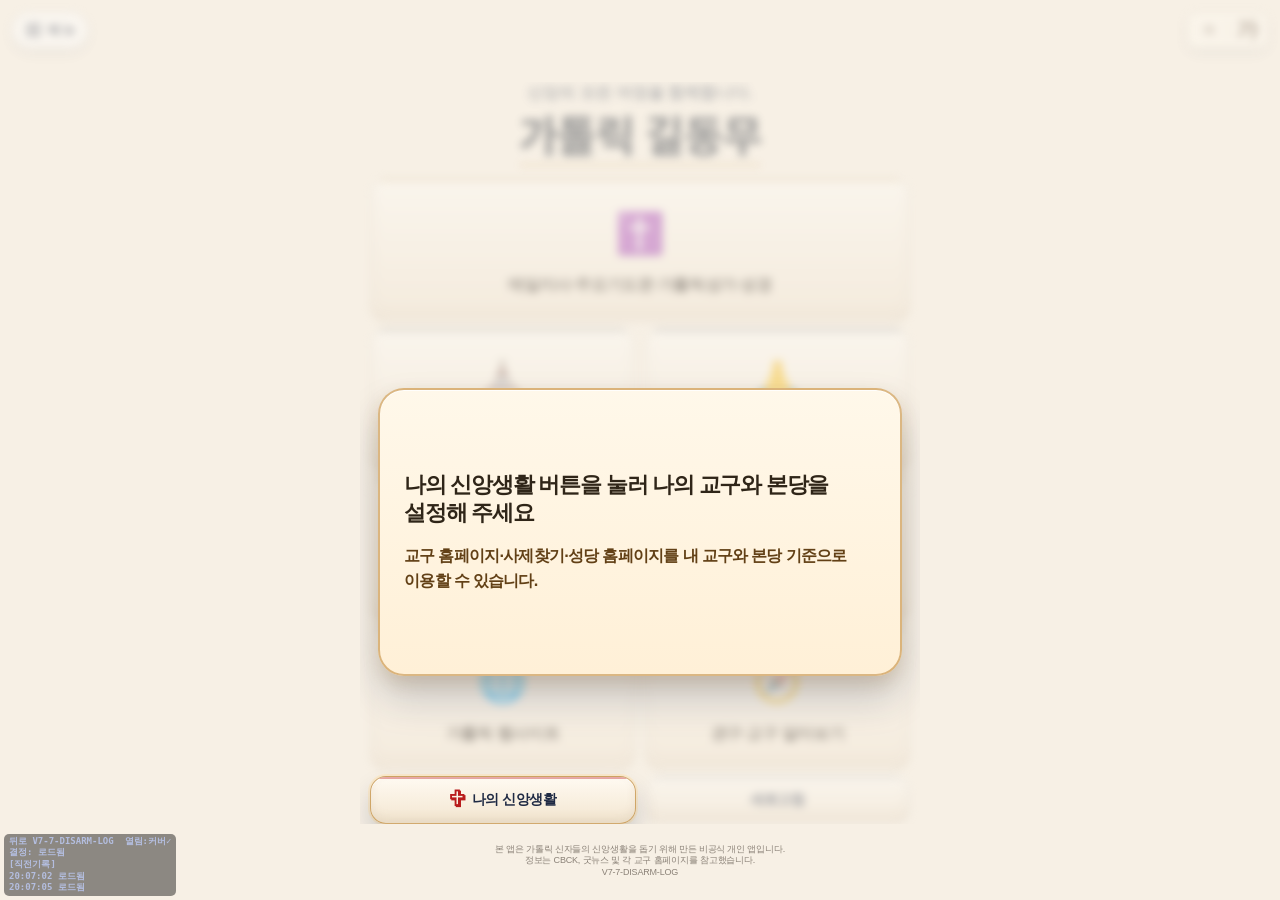
<file: index.html>
<!DOCTYPE html>
<html lang="ko" class="oai-font-global" style="background:#f5f0e8;">
<head>
<style id="oai-first-entry-bg">html,body{margin:0;width:100%;min-height:100%;background:#f5f0e8;color-scheme:light;}body{background:#f5f0e8;}</style>
<style id="oai-refresh-veil-early-style">
/* 새로고침 직후 style.css가 아직 도착하지 않은 첫 페인트도 아이보리 보호막으로 덮는다. */
html.oai-stability-veil { background:#f5f0e8 !important; }
html.oai-stability-veil *, html.oai-external-return-freeze * { transition: none !important; animation: none !important; scroll-behavior: auto !important; }
html.oai-stability-veil::before { content:""; position:fixed; inset:0; z-index:2147483000; background:#f5f0e8; pointer-events:none; opacity:1; animation:oaiStabilityVeilIn .12s ease-out both; }
html.oai-stability-veil.oai-stability-veil-releasing::before { animation:oaiStabilityVeilOut .18s ease-in both; }
html.oai-stability-veil::after { content:"✝"; position:fixed; left:50%; top:50%; width:34px; height:34px; margin:-17px 0 0 -17px; display:flex; align-items:center; justify-content:center; border:0; border-radius:0; background:transparent; color:#d4aa6a; font-size:30px; font-weight:900; line-height:1; z-index:2147483001; pointer-events:none; animation:oaiStabilitySpin 2.8s linear infinite; }
html.oai-stability-veil[data-oai-stability-reason*="external"]::after,
html.oai-external-return-freeze::after { content:"" !important; display:none !important; opacity:0 !important; animation:none !important; }
@keyframes oaiStabilityVeilIn { from { opacity:0; } to { opacity:1; } }
@keyframes oaiStabilityVeilOut { from { opacity:1; } to { opacity:0; } }
@keyframes oaiStabilitySpin { to { transform:rotate(360deg); } }
</style>

<style id="oai-first-entry-intro-style">
html.oai-internal-no-return-effect *,
html.oai-internal-no-return-effect #cover > * {
  transition:none !important;
  animation:none !important;
  scroll-behavior:auto !important;
}
html.oai-internal-no-return-effect #cover > * {
  opacity:1 !important;
  visibility:visible !important;
}
/* 첫 진입 십자가 사진/금색 십자가 연출 없이 커버만 안정적으로 표시한다. */
html.oai-first-entry-intro::before,
html.oai-first-entry-intro::after,
html.oai-cover-first-reveal #cover > * {
  content:"" !important;
  display:none !important;
  opacity:0 !important;
  visibility:hidden !important;
  background-image:none !important;
  animation:none !important;
  transition:none !important;
}
</style>

<script>
(function(){
  var ua = navigator.userAgent.toLowerCase();
  var isAndroid = ua.indexOf('android') > -1;
  var isKakao = ua.indexOf('kakaotalk') > -1;
  var isIOS = /iphone|ipad|ipod/.test(ua) || (navigator.platform === 'MacIntel' && navigator.maxTouchPoints > 1);
  if(isIOS){
    document.documentElement.classList.add('ios-device');
  }
  // iPhone/iPad에서만 iOS 전용 화면 보정을 적용한다.
  // V7-7-DISARM-LOG: 키보드가 올라온 동안에는 화면 등급을 다시 바꾸지 않는다.
  function applyAndroidScreenClass(){
    var root = document.documentElement;
    if(!root || !root.classList) return;
    var classes = ['oai-screen-compact-short','oai-screen-tall-phone','oai-screen-fold-wide'];
    if(isIOS) return;
    var vv = window.visualViewport;
    var vvH = Math.round((vv && vv.height) || 0);
    var innerH = Math.round(window.innerHeight || root.clientHeight || 0);
    var active = document.activeElement || null;
    var inputFocused = !!(active && /^(INPUT|TEXTAREA|SELECT)$/i.test(active.tagName || ''));
    var keyboardLikely = inputFocused || !!(vvH && innerH && vvH < innerH - 120);
    var hasClass = classes.some(function(cls){ return root.classList.contains(cls); });
    if(keyboardLikely && hasClass) return;
    for(var i=0;i<classes.length;i++) root.classList.remove(classes[i]);
    var w = Math.round(window.innerWidth || root.clientWidth || (vv && vv.width) || screen.width || 0);
    var h = Math.round((keyboardLikely ? 0 : vvH) || innerH || root.clientHeight || screen.height || 0);
    if(!w || !h) return;
    root.setAttribute('data-oai-vw', String(w));
    root.setAttribute('data-oai-vh', String(h));
    if(w >= 600){
      root.classList.add('oai-screen-fold-wide');
    }else if(w <= 410 && h < 790){
      root.classList.add('oai-screen-compact-short');
    }else{
      root.classList.add('oai-screen-tall-phone');
    }
  }
  applyAndroidScreenClass();
  window.addEventListener('resize', applyAndroidScreenClass, {passive:true});
  if(window.visualViewport) window.visualViewport.addEventListener('resize', applyAndroidScreenClass, {passive:true});
  window.addEventListener('orientationchange', function(){ setTimeout(applyAndroidScreenClass, 80); }, {passive:true});
  /* Android 카카오톡에서만 Chrome으로 연결합니다. iPhone/iPad/Safari/PWA에서는 실행하지 않습니다. */
  if(isAndroid && isKakao){
    var url = location.href;
    location.href = 'intent://' + url.replace(/https?:\/\//i,'') + '#Intent;scheme=https;package=com.android.chrome;end';
  }
})();
</script>
<script>
/* 뒤로가기는 new-back-controller.js 한 곳에서만 처리한다.
   app.js의 성지방문 전용 popstate 리스너가 중앙 컨트롤러와 충돌하지 않도록
   바인딩 전에 미리 막아 둔다(리스너가 등록되지 않음). */
window.__OAI_SHRINE_VISIT_POPSTATE_BOUND__ = true;
</script>
<script>
/* 짧은/긴 새로고침 직후 첫 페인트를 아이보리 보호막으로 덮어 화면 흔들림을 숨긴다.
   긴 새로고침은 캐시를 비운 뒤 네트워크 로딩 시간이 길 수 있으므로,
   감지 기한(deadline)은 길게 잡되 실제 표시 시간은 hold_ms 기준으로 1초만 유지한다. */
(function(){
  try{
    var now = Date.now ? Date.now() : new Date().getTime();
    var until = parseInt(sessionStorage.getItem('oai_refresh_veil_until') || '0', 10) || 0;
    var holdMs = parseInt(sessionStorage.getItem('oai_refresh_veil_hold_ms') || '0', 10) || 0;
    var reason = sessionStorage.getItem('oai_refresh_veil_reason') || 'refresh-return';
    if(until > now){
      var showFor = Math.max(260, holdMs || Math.min(1200, Math.max(260, until - now)));
      document.documentElement.classList.add('oai-stability-veil');
      document.documentElement.setAttribute('data-oai-stability-reason', reason || 'refresh-return');
      document.documentElement.setAttribute('data-oai-refresh-early-veil', '1');
      try{ sessionStorage.setItem('oai_refresh_veil_visible_until', String(now + showFor)); }catch(_e){}
      // 정상 해제는 app.js의 oaiApplyPendingRefreshVeil 한 곳에서만 한다.
      // early script는 첫 페인트를 덮는 역할만 하고, app.js가 붙기 전에만 긴 안전 해제를 둔다.
      setTimeout(function(){
        try{
          if(document.documentElement.getAttribute('data-oai-refresh-early-veil') !== '1') return;
          document.documentElement.classList.add('oai-stability-veil-releasing');
          setTimeout(function(){
            try{
              document.documentElement.classList.remove('oai-stability-veil','oai-stability-veil-releasing');
              document.documentElement.removeAttribute('data-oai-stability-reason');
              document.documentElement.removeAttribute('data-oai-refresh-early-veil');
              sessionStorage.removeItem('oai_refresh_veil_until');
              sessionStorage.removeItem('oai_refresh_veil_hold_ms');
              sessionStorage.removeItem('oai_refresh_veil_reason');
              sessionStorage.removeItem('oai_refresh_veil_visible_until');
            }catch(_e){}
          }, 80);
        }catch(_e){}
      }, Math.max(9000, showFor + 7800));
    }else if(until){
      sessionStorage.removeItem('oai_refresh_veil_until');
      sessionStorage.removeItem('oai_refresh_veil_hold_ms');
      sessionStorage.removeItem('oai_refresh_veil_reason');
              sessionStorage.removeItem('oai_refresh_veil_visible_until');
    }
  }catch(e){}
})();
</script>
<script>
/* 커버 글자 크기 변수 조기 적용: 새로고침 직후 cover-common.js가 로드되기 전까지
   --app-font-scale 기본값(1)으로 먼저 그려졌다가 저장값으로 바뀌며
   커버 이모티콘/텍스트만 좌우로 흔들리는 현상을 줄인다. */
(function(){
  try{
    var FONT_KEY = 'prayer_font_size';
    var BASE = 16;
    var FONT_SIZES = [13,14,15,16,17,18,19,20,21,22,24,26,28,30];
    var raw = parseInt(localStorage.getItem(FONT_KEY) || BASE, 10);
    if(FONT_SIZES.indexOf(raw) < 0) raw = BASE;
    var scale = raw / BASE;
    var root = document.documentElement;
    root.classList.add('oai-font-global');
    root.style.setProperty('--app-font-scale', String(scale));
  }catch(e){}
})();
</script>
<script>
/* 커버 실제 화면 높이 고정: 모바일/PWA 첫 실행·새로고침 때 첫 화면과 로딩 후 화면의 기준 높이가 달라지는 현상을 줄인다. */
(function(){
  try{ if('scrollRestoration' in history) history.scrollRestoration = 'manual'; }catch(e){}
  var KEY = 'oai_cover_vh_px_v48';
  var WIDTH_KEY = 'oai_cover_width_px_v48';
  var root = document.documentElement;
  var isInternalNoEffectReturn = false;
  var isExternalReturnNoIntro = false;
  try{
    var internalUntil = parseInt(sessionStorage.getItem('oai_internal_return_no_effect_until') || '0', 10) || 0;
    var internalNow = Date.now ? Date.now() : new Date().getTime();
    isInternalNoEffectReturn = sessionStorage.getItem('oai_internal_return_no_effect_once') === '1' || (internalUntil && internalNow < internalUntil);
    var extTs = parseInt(sessionStorage.getItem('oai_external_nav_started_at') || '0', 10) || 0;
    var extPending = sessionStorage.getItem('oai_external_nav_pending') === '1' || sessionStorage.getItem('oai_external_nav_pagehide') === '1';
    isExternalReturnNoIntro = !!(extPending && extTs && (internalNow - extTs) < 10 * 60 * 1000);
  }catch(_e){}
  function now(){ return Date.now ? Date.now() : new Date().getTime(); }
  if(!isInternalNoEffectReturn && !isExternalReturnNoIntro){
    root.classList.add('oai-cover-booting');
  }else{
    root.classList.remove('oai-cover-booting','oai-cover-revealing','oai-first-entry-intro','oai-cover-under-intro-reveal','oai-cover-first-reveal');
    root.classList.add('oai-internal-no-return-effect');
    setTimeout(function(){ try{ root.classList.remove('oai-internal-no-return-effect'); }catch(_e){} }, isExternalReturnNoIntro ? 900 : 420);
  }
  function readStored(){
    try{
      var v = parseFloat(localStorage.getItem(KEY) || '');
      var w = parseFloat(localStorage.getItem(WIDTH_KEY) || '');
      return {vh:(v > 3 && v < 20) ? v : 0, width:(w > 240 && w < 1600) ? w : 0};
    }catch(e){ return {vh:0,width:0}; }
  }
  function measure(){
    var docH = 0, innerH = 0, vvH = 0;
    try{ docH = parseFloat(document.documentElement && document.documentElement.clientHeight || 0); }catch(e){}
    try{ innerH = parseFloat(window.innerHeight || 0); }catch(e){}
    try{ vvH = parseFloat(window.visualViewport && window.visualViewport.height || 0); }catch(e){}
    var values = [];
    function add(v){
      v = parseFloat(v || 0);
      if(v > 300 && v < 2000) values.push(v);
    }
    add(docH); add(innerH); add(vvH);
    if(!values.length) return 0;
    // 커버가 간헐적으로 아래로 밀리지 않도록 저장/inner 높이보다
    // 실제 보이는 visualViewport를 우선한다. 키보드로 보일 만큼 크게 줄어든 경우만 제외한다.
    var keyboardLikely = !!(vvH && innerH && vvH / innerH < 0.78);
    var h = 0;
    if(vvH && !keyboardLikely){ h = vvH; }
    else { h = Math.max(docH || 0, innerH || 0); }
    if(!(h > 300 && h < 2000)) h = Math.max.apply(Math, values);
    return h ? (h * 0.01) : 0;
  }
  function measureWidth(){
    try{ return window.innerWidth || document.documentElement.clientWidth || 0; }catch(e){ return 0; }
  }
  function save(v, width){
    try{
      if(v > 3 && v < 20) localStorage.setItem(KEY, String(v));
      if(width > 240 && width < 1600) localStorage.setItem(WIDTH_KEY, String(width));
    }catch(e){}
  }
  function apply(v, shouldSave, width){
    if(!(v > 3 && v < 20)) return;
    root.style.setProperty('--cover-vh', v + 'px');
    if(shouldSave) save(v, width || measureWidth());
  }
  var measured = measure();
  var currentWidth = measureWidth();
  var stored = readStored();
  var softRefreshRecent = false;
  try{
    var sr = parseInt(sessionStorage.getItem('oai_soft_refresh_requested') || '0', 10) || 0;
    softRefreshRecent = !!sr && (now() - sr < 120000);
  }catch(e){}
  var widthMatches = !!(stored.width && currentWidth && Math.abs(stored.width - currentWidth) < 24);
  var storedDiffersFromNow = !!(measured && stored.vh && Math.abs(measured - stored.vh) > 0.55);
  // 새로고침 직후에는 저장된 커버 높이를 먼저 쓰지 않는다.
  // 일부 모바일 PWA에서 reload 직후 저장 높이가 실제 보이는 높이보다 크게 남아
  // 하단 안내문구가 화면 밖으로 밀리는 원인이 되었기 때문이다.
  var useStored = !!(stored.vh && !softRefreshRecent && widthMatches && !storedDiffersFromNow);
  var firstVh = useStored ? stored.vh : (measured || stored.vh || 8);
  apply(firstVh, !useStored, currentWidth);
  var baseCoverWidth = currentWidth;

  function isCoverVisible(){
    try{
      var c = document.getElementById('cover');
      return !!c && !document.documentElement.classList.contains('app-active') && c.style.display !== 'none';
    }catch(e){ return false; }
  }
  function isCoverHeightLockedByOverlay(){
    try{
      if(document.body && document.body.classList && document.body.classList.contains('modal-open')) return true;
      var active = document.activeElement || null;
      if(active && /^(INPUT|TEXTAREA|SELECT)$/i.test(active.tagName || '')) return true;
      if(document.querySelector && document.querySelector('.my-diocese-modal.show')) return true;
    }catch(e){}
    return false;
  }
  var settleTimer = 0;
  var bootStartedAt = now();
  var bootReleaseDone = false;
  var BOOT_MIN_MS = 720;
  function releaseBooting(){
    if(bootReleaseDone) return;
    var wait = Math.max(0, BOOT_MIN_MS - (now() - bootStartedAt));
    setTimeout(function(){
      if(bootReleaseDone) return;
      bootReleaseDone = true;
      try{
        root.classList.add('oai-cover-revealing');
        root.classList.remove('oai-cover-booting');
        setTimeout(function(){ try{ root.classList.remove('oai-cover-revealing'); }catch(_e){} }, 680);
      }catch(e){}
    }, wait);
  }
  function afterStableFirstPaint(fn){
    if(window.requestAnimationFrame){
      requestAnimationFrame(fn);
    }else{ fn(); }
  }
  function settleCoverSize(reason){
    if(!isCoverVisible()) return;
    if(isCoverHeightLockedByOverlay()) return;
    var r = String(reason || '');
    var width = measureWidth();
    var widthChanged = !!(baseCoverWidth && width && Math.abs(width - baseCoverWidth) >= 24);
    var orientationChanged = r.indexOf('orientation') >= 0;
    var forceCoverSettle = /cover-return|pageshow|focus|visible|force|visualViewport/.test(r);
    // 일반 resize는 흔들림 방지를 위해 폭/회전 변화만 반영하되,
    // 커버 복귀·pageshow 계열은 실제 화면 높이와 스크롤 위치를 다시 고정한다.
    if(!widthChanged && !orientationChanged && !forceCoverSettle) return;
    var next = measure();
    if(!next) return;
    var cur = parseFloat(getComputedStyle(root).getPropertyValue('--cover-vh')) || 0;
    if(!forceCoverSettle && cur && Math.abs(next - cur) < 0.35) return;
    apply(next, true, width);
    if(width) baseCoverWidth = width;
    try{
      var c = document.getElementById('cover');
      if(c) c.scrollTop = 0;
      if(window.scrollTo) window.scrollTo(0,0);
      if(document.scrollingElement) document.scrollingElement.scrollTop = 0;
      if(document.body) document.body.scrollTop = 0;
    }catch(_e){}
    try{
      root.classList.add('oai-cover-resizing');
      clearTimeout(settleTimer);
      settleTimer = setTimeout(function(){ root.classList.remove('oai-cover-resizing'); }, 80);
    }catch(e){}
  }
  function scheduleSettle(reason){
    clearTimeout(settleTimer);
    settleTimer = setTimeout(function(){ settleCoverSize(reason); }, 120);
    setTimeout(function(){ settleCoverSize(reason + '-late'); }, 360);
  }
  window.addEventListener('orientationchange', function(){ scheduleSettle('orientation'); }, {passive:true});
  window.addEventListener('resize', function(){ scheduleSettle('resize'); }, {passive:true});
  if(window.visualViewport){
    window.visualViewport.addEventListener('resize', function(){ scheduleSettle('visualViewport'); }, {passive:true});
  }
  window.addEventListener('pageshow', function(){ scheduleSettle('pageshow'); }, {passive:true});
  window.addEventListener('focus', function(){ scheduleSettle('focus'); }, {passive:true});
  document.addEventListener('visibilitychange', function(){ if(!document.hidden) scheduleSettle('visible'); }, {passive:true});
  // 첫 진입 십자가 사진/효과 없이 커버 높이 안정화만 유지한다.
  if(!isInternalNoEffectReturn){
    if(document.readyState === 'loading') document.addEventListener('DOMContentLoaded', function(){ afterStableFirstPaint(releaseBooting); }, {once:true});
    else afterStableFirstPaint(releaseBooting);
    window.addEventListener('load', function(){ afterStableFirstPaint(releaseBooting); }, {once:true});
  }
  window.oaiSettleCoverSize = settleCoverSize;
})();
</script>
<script>
/* iPhone/PWA 전체 화면 높이 안정화.
   iOS에서 visualViewport가 일시적으로 작아진 값을 오래 붙잡아
   기도문·목록·관구교구 지도 하단에 큰 빈 공간이 생기는 현상을 줄인다.
   상태바 색상과 Android 레이아웃은 건드리지 않는다. */
(function(){
  var root = document.documentElement;
  if(!root || !root.classList || !root.classList.contains('ios-device')) return;

  var KEY = 'oai_ios_app_h_px_v3s';
  var WIDTH_KEY = 'oai_ios_app_w_px_v3s';
  var lastApplied = 0;
  var lastWidth = 0;
  var settleTimer = 0;

  function isStandalone(){
    try{ if(window.navigator && window.navigator.standalone === true) return true; }catch(_e){}
    try{ return !!(window.matchMedia && window.matchMedia('(display-mode: standalone)').matches); }catch(_e){ return false; }
  }
  function width(){
    try{ return Math.round(window.innerWidth || document.documentElement.clientWidth || 0); }catch(_e){ return 0; }
  }
  function validHeight(v){
    v = Math.round(parseFloat(v || 0));
    return (v > 320 && v < 2400) ? v : 0;
  }
  function measureHeight(){
    var vals = [];
    function add(v){ v = validHeight(v); if(v) vals.push(v); }
    try{ add(document.documentElement && document.documentElement.clientHeight); }catch(_e){}
    try{ add(window.innerHeight); }catch(_e){}
    try{ add(window.visualViewport && window.visualViewport.height); }catch(_e){}
    // 설치형 iPhone PWA에서는 screen.height가 실제 사용 가능한 전체 높이에 가장 가까운 경우가 많다.
    // Safari/카카오 브라우저에서는 과도하게 커질 수 있으므로 standalone일 때만 보조값으로 쓴다.
    if(isStandalone()){
      try{ add(window.screen && window.screen.height); }catch(_e){}
      try{ add(window.screen && window.screen.availHeight); }catch(_e){}
    }
    if(!vals.length) return 0;
    return Math.max.apply(Math, vals);
  }
  function readStored(curW){
    try{
      var h = validHeight(localStorage.getItem(KEY) || '');
      var w = Math.round(parseFloat(localStorage.getItem(WIDTH_KEY) || '0')) || 0;
      if(!h || !w || !curW || Math.abs(w - curW) >= 24) return 0;
      return h;
    }catch(_e){ return 0; }
  }
  function save(h, w){
    try{
      if(validHeight(h)) localStorage.setItem(KEY, String(Math.round(h)));
      if(w > 240 && w < 1600) localStorage.setItem(WIDTH_KEY, String(Math.round(w)));
    }catch(_e){}
  }
  function applyHeight(h, w, reason){
    h = validHeight(h);
    if(!h) return;
    lastApplied = h;
    lastWidth = w || width();
    root.style.setProperty('--oai-app-h', h + 'px');
    // iOS 앱 높이 보정값이 커버 전용 높이를 과도하게 키우지 않도록,
    // 커버가 보이는 동안에는 실제 visualViewport/innerHeight 기준을 우선한다.
    try{
      var coverVisible = !root.classList.contains('app-active') && document.getElementById('cover');
      var coverH = h;
      if(coverVisible){
        var vv = Math.round(parseFloat(window.visualViewport && window.visualViewport.height || 0)) || 0;
        var ih = Math.round(parseFloat(window.innerHeight || 0)) || 0;
        if(vv > 320 && (!ih || vv / ih >= 0.78)) coverH = vv;
        else if(ih > 320) coverH = ih;
      }
      root.style.setProperty('--cover-vh', (coverH * 0.01) + 'px');
    }catch(_e){ root.style.setProperty('--cover-vh', (h * 0.01) + 'px'); }
    save(h, lastWidth);
  }
  function settle(reason){
    var w = width();
    var measured = measureHeight();
    var stored = readStored(w);
    var widthChanged = !!(lastWidth && w && Math.abs(lastWidth - w) >= 24);
    var next = measured;

    if(widthChanged){
      next = measured || stored || lastApplied;
    }else{
      // iOS의 일시적인 세로 축소값은 무시하고, 같은 폭에서는 더 큰 안정값을 유지한다.
      next = Math.max(measured || 0, stored || 0, lastApplied || 0);
    }
    if(!next) return;
    if(!widthChanged && lastApplied && Math.abs(next - lastApplied) < 2) return;
    applyHeight(next, w, reason);
  }
  function schedule(reason){
    clearTimeout(settleTimer);
    settleTimer = setTimeout(function(){ settle(reason); }, 60);
    setTimeout(function(){ settle(reason + '-late'); }, 80);
    setTimeout(function(){ settle(reason + '-final'); }, 720);
  }

  applyHeight(Math.max(measureHeight() || 0, readStored(width()) || 0), width(), 'boot');
  window.addEventListener('pageshow', function(){ schedule('pageshow'); }, {passive:true});
  window.addEventListener('focus', function(){ schedule('focus'); }, {passive:true});
  window.addEventListener('resize', function(){ schedule('resize'); }, {passive:true});
  window.addEventListener('orientationchange', function(){ lastWidth = 0; schedule('orientation'); }, {passive:true});
  document.addEventListener('visibilitychange', function(){ if(!document.hidden) schedule('visible'); }, {passive:true});
  if(window.visualViewport){
    window.visualViewport.addEventListener('resize', function(){ schedule('visualViewport'); }, {passive:true});
  }
  window.oaiSettleIosAppHeight = settle;
})();
</script>
<script>
/* 외부 사이트 복귀 직후 첫 페인트 안정막.
   app.js가 붙기 전 화면 높이/헤더 재계산이 보이지 않게 먼저 덮고,
   실제 해제는 app.js의 공통 외부복귀 안정화 함수가 담당한다. */
(function(){
  function now(){ return Date.now ? Date.now() : new Date().getTime(); }
  function hasPendingExternalReturn(){
    try{
      var ts=parseInt(sessionStorage.getItem('oai_external_nav_started_at')||'0',10)||0;
      var pending=sessionStorage.getItem('oai_external_nav_pending')==='1' || sessionStorage.getItem('oai_external_nav_pagehide')==='1';
      return !!(pending && ts && (now()-ts) < 10*60*1000);
    }catch(e){ return false; }
  }
  function hold(){
    try{
      document.documentElement.classList.add('oai-external-return-freeze','oai-stability-veil');
      document.documentElement.classList.remove('oai-stability-veil-releasing');
      document.documentElement.setAttribute('data-oai-stability-reason','external-return-early');
      document.documentElement.setAttribute('data-oai-external-return-early','1');
    }catch(e){}
    setTimeout(function(){
      try{
        if(document.documentElement.getAttribute('data-oai-external-return-early')==='1'){
          document.documentElement.classList.remove('oai-external-return-freeze','oai-stability-veil','oai-stability-veil-releasing');
          document.documentElement.removeAttribute('data-oai-stability-reason');
          document.documentElement.removeAttribute('data-oai-external-return-early');
        }
      }catch(e){}
    }, 1800);
  }
  if(hasPendingExternalReturn()) hold();
  window.addEventListener('pageshow', function(){ if(hasPendingExternalReturn()) hold(); }, true);
})();
</script>

<script>
/* 공개 코드에는 Kakao JavaScript 키와 REST 프록시 주소만 둡니다.
   - Kakao JavaScript 키는 Kakao Developers에서 웹 도메인 제한을 반드시 적용하세요.
   - REST API 키는 Cloudflare Worker 또는 서버 환경변수에만 보관하세요.
   - KAKAO_REST_PROXY_URL에는 Worker의 공개 프록시 주소를 넣으세요.
*/
window.APP_CONFIG = {
  KAKAO_JS_KEY: '07f7989e29fdfb425fff924f36fb3ec0',
  KAKAO_REST_PROXY_URL: 'https://kakao-rest-proxy.bong0219.workers.dev'
};
</script>

<meta charset="UTF-8">
<meta http-equiv="Cache-Control" content="no-cache, max-age=0, must-revalidate">
<meta http-equiv="Pragma" content="no-cache">
<meta http-equiv="Expires" content="0">
<meta name="viewport" content="width=device-width,initial-scale=1,maximum-scale=1,user-scalable=no">
<meta name="apple-mobile-web-app-capable" content="yes">
<meta name="apple-mobile-web-app-status-bar-style" content="black-translucent">
<meta name="apple-mobile-web-app-title" content="가톨릭길동무">
<meta name="application-name" content="가톨릭길동무">
<meta name="mobile-web-app-capable" content="yes">
<meta name="theme-color" content="#f5f0e8">
<link rel="manifest" href="manifest.json?v=V7-7-DISARM-LOG">
<link rel="apple-touch-icon" sizes="180x180" href="icon-512x512.png?v=V7-7-DISARM-LOG">
<link rel="apple-touch-icon-precomposed" sizes="180x180" href="icon-512x512.png?v=V7-7-DISARM-LOG">
<meta name="format-detection" content="telephone=no">
<meta name="description" content="가톨릭길동무 - 가톨릭 신앙생활 종합 앱">
<meta property="og:type" content="website">
<meta property="og:site_name" content="가톨릭길동무">
<meta property="og:title" content="가톨릭길동무">
<meta property="og:description" content="성지 · 성당 · 기도문 · 순례길 · 가톨릭 웹사이트 안내">
<meta property="og:image" content="icon-512x512.png?v=V7-7-DISARM-LOG">
<meta property="og:image:width" content="512">
<meta property="og:image:height" content="512">
<meta name="twitter:card" content="summary">
<meta name="twitter:title" content="가톨릭길동무">
<meta name="twitter:description" content="성지 · 성당 · 기도문 · 순례길 · 가톨릭 웹사이트 안내">
<meta name="twitter:image" content="icon-512x512.png?v=V7-7-DISARM-LOG">
<title>가톨릭길동무</title>
<link rel="icon" type="image/png" sizes="192x192" href="icon-192x192.png?v=V7-7-DISARM-LOG">
<link rel="preconnect" href="https://fonts.googleapis.com">
<link rel="stylesheet" href="https://cdnjs.cloudflare.com/ajax/libs/font-awesome/6.4.0/css/all.min.css">
<link href="https://fonts.googleapis.com/css2?family=Noto+Sans+KR:wght@400;500;600;700&display=swap" rel="stylesheet">

<style id="oai-initial-bg">html,body{margin:0;width:100%;height:100%;min-height:100%;background:#f5f0e8;overflow:hidden;color-scheme:light;}#cover{background:#f5f0e8;min-height:100%;}#app{background:#f8f6f2;display:none;}</style>
<link rel="stylesheet" href="style.css?v=V7-7-DISARM-LOG">
<link rel="stylesheet" href="css/module-common.css?v=V7-7-DISARM-LOG">
<link rel="stylesheet" href="css/prayer.css?v=V7-7-DISARM-LOG">
<link rel="stylesheet" href="css/web.css?v=V7-7-DISARM-LOG">
<link rel="stylesheet" href="css/pilgrimage.css?v=V7-7-DISARM-LOG">
<link rel="stylesheet" href="css/overlays.css?v=V7-7-DISARM-LOG">
<link rel="stylesheet" href="css/cover-modals.css?v=V7-7-DISARM-LOG">
<link rel="stylesheet" href="css/myfaith.css?v=V7-7-DISARM-LOG">
<link rel="stylesheet" href="css/my-diocese.css?v=V7-7-DISARM-LOG">
</head>
<body>
<div id="missa-view" role="dialog" aria-modal="true" aria-label="매일미사">
  <div id="missa-bar">
    <button id="missa-close" aria-label="신앙 포털 닫기"><i class="fa-solid fa-arrow-left"></i></button>
    <span id="missa-bar-title">매일미사</span>
  </div>
  <iframe id="missa-frame" src="about:blank" title="신앙 포털" loading="eager" referrerpolicy="no-referrer-when-downgrade"></iframe>
  <div id="missa-faith-nav" class="faith-bottom-nav" aria-label="매일미사·기도문·성경·성가 바로가기"></div>
</div>
<div id="exit-dlg"><div class="exit-box"><h3>앱을 종료할까요?</h3><p>가톨릭길동무를 종료합니다.</p><div class="exit-btns"><button id="exit-cancel-btn" class="exit-cancel">취소</button><button id="exit-ok-btn" class="exit-ok">종료</button></div></div>
</div>
<div id="diocese-view" role="dialog" aria-modal="true" aria-label="관구·교구 지도">
  <div class="module-bar" id="diocese-module-bar">
    <div class="module-bar-main">
      <div class="module-bar-ico">✝</div>
      <div class="module-bar-txt">
        <div class="module-bar-title">관구·교구 지도</div>
        <div class="module-bar-sub">한국천주교 3개관구.16개교구</div>
      </div>
    </div>
    <button id="diocese-close-btn" class="module-close" aria-label="교구 지도 닫기">×</button>
  </div>
  <div id="diocese-loading">
    <div class="missa-spinner"></div>
    <div class="missa-loading-txt">교구 지도를 불러오는 중…</div>
  </div>
  <iframe id="diocese-frame" src="about:blank" style="flex:1;width:100%;border:none;background:#F8F6F2;"></iframe>
</div>
<div id="prayer-view" role="dialog" aria-modal="true" aria-label="기도문">
  <div id="prayer-bar" class="module-bar">
    <button id="prayer-close" class="module-close" aria-label="닫기">×</button>
    <div class="module-bar-main">
      <div class="module-bar-txt">
        <div id="prayer-bar-ttl" class="module-bar-title">주요 기도문</div>
        <div id="prayer-bar-sub" class="module-bar-sub">CATHOLIC PRAYERS</div>
      </div>
    </div>
    <a id="goodnews-prayer-btn" href="https://maria.catholic.or.kr/mobile/prayer/" target="_blank" rel="noopener" aria-label="굿뉴스 기도문 바로가기">굿뉴스 기도문</a>
  </div>
  <div id="prayer-tabs"></div>
  <div id="prayer-search-bar">
    <div id="prayer-search-wrap">
      <i class="fa-solid fa-magnifying-glass" id="prayer-search-ico"></i>
      <input type="text" id="prayer-search-inp" placeholder="기도문 검색" aria-label="기도문 검색" autocomplete="off" autocorrect="off" spellcheck="false">
    </div>
    <div class="pr-font-ctrl">
      <button id="pr-sm-btn-1" class="pr-font-btn pr-sm">가</button>
      <div class="pr-font-divider"></div>
      <button id="pr-lg-btn-1" class="pr-font-btn pr-lg">가</button>
    </div>
  </div>
  <div id="prayer-list-view">
    <ul class="pr-list" id="pr-list-ul"></ul>
  </div>
  <div id="prayer-detail">
    <div id="prayer-detail-hd">
      <button id="pr-back-btn" class="pr-back" aria-label="닫기" style="font-weight:900;color:#1f2a44;">×</button>
      <div id="prayer-detail-ttl">기도문</div>
      <div class="pr-font-ctrl" style="margin-left:auto;">
        <button id="pr-sm-btn-2" class="pr-font-btn pr-sm">가</button>
        <div class="pr-font-divider"></div>
        <button id="pr-lg-btn-2" class="pr-font-btn pr-lg">가</button>
      </div>
      <button id="pr-detail-star" class="pr-star" aria-label="즐겨찾기" style="margin-left:6px;font-size:20px;width:34px;height:34px;display:flex;align-items:center;justify-content:center;"><i class="fa-solid fa-star"></i></button>
    </div>
    <div id="prayer-detail-body">
      <div class="pr-content-card" id="prayer-detail-content"></div>
    </div>
  </div>
  <div id="prayer-faith-nav" class="faith-bottom-nav" aria-label="매일미사·기도문·성경·성가 바로가기"></div>
</div>
<div id="cover">
<div id="oai-build-marker" aria-label="수정 단계 표시" style="position:absolute;left:8px;bottom:calc(env(safe-area-inset-bottom,0px) + 6px);z-index:120;display:none;align-items:center;justify-content:center;min-width:46px;height:20px;padding:0 8px;border-radius:999px;background:rgba(31,42,68,.72);color:#fff;font-size:10px;font-weight:800;line-height:1;pointer-events:none;opacity:0;visibility:hidden;"></div>
  <div id="cv-pull-modern" aria-hidden="true">
  <div class="cv-pull-ring">
    <svg viewBox="0 0 24 24" class="cv-pull-icon">
      <path d="M20 12a8 8 0 1 1-2.34-5.66" fill="none" stroke="currentColor" stroke-width="2.2" stroke-linecap="round"/>
      <path d="M20 4v6h-6" fill="none" stroke="currentColor" stroke-width="2.2" stroke-linecap="round" stroke-linejoin="round"/>
    </svg>
  </div>
</div>
    <div id="cover-font-controls" class="pr-font-ctrl" aria-label="글자 크기 조절">
      <button type="button" id="cover-sm-btn" class="pr-font-btn pr-sm">가</button>
      <div class="pr-font-divider"></div>
      <button type="button" id="cover-lg-btn" class="pr-font-btn pr-lg">가</button>
    </div>
    <button id="cover-menu-btn" class="cover-menu-btn" type="button" aria-label="메뉴 열기"><span class="cover-menu-hamburger" aria-hidden="true"><span></span><span></span><span></span></span><span class="cover-menu-label">메 뉴</span></button>
    <div id="mass-quick-modal" class="guide-modal mass-quick-modal" role="dialog" aria-modal="true" aria-label="미사 중 빠른 사용" aria-hidden="true">
      <div class="guide-backdrop" data-mass-quick-close="1"></div>
      <div class="guide-panel mass-quick-panel">
        <div class="mass-quick-head">
          <div class="mass-quick-head-text">
            <div class="mass-quick-title">미사 중 빠른 사용</div>
            <div class="mass-quick-subtitle">필요한 항목을 선택하세요</div>
          </div>
          <button class="guide-x mass-quick-close" type="button" data-mass-quick-close="1" aria-label="미사 빠른 메뉴 닫기">×</button>
        </div>
        <div class="mass-quick-actions" aria-label="미사·기도·성가·성경 빠른 메뉴">
          <button id="mass-quick-missa" type="button" class="mass-quick-btn mass-quick-primary"><span>✝️</span><strong>매일미사</strong></button>
          <button id="mass-quick-prayer" type="button" class="mass-quick-btn"><span>📖</span><strong>주요기도문</strong></button>
          <button id="mass-quick-hymn" type="button" class="mass-quick-btn"><span>🎼</span><strong>가톨릭성가</strong></button>
          <button id="mass-quick-bible" type="button" class="mass-quick-btn"><span>📖</span><strong>성경</strong></button>
        </div>
      </div>
    </div>
    <div id="cover-main-block">
    <div class="cover-header">
        <div class="cover-subtitle">신앙의 모든 여정을 함께합니다.</div>
        <h1 class="cover-title">가톨릭 길동무</h1>
    </div>
      <div class="cover-grid">
          <button id="cc-1" class="cover-card cover-card-wide">
              <div class="cover-icon-wrap"><span class="cover-emoji" aria-hidden="true">✝</span></div>
              <span class="cover-name">매일미사·주요기도문·가톨릭성가·성경</span>
          </button>
          <button id="cc-2" class="cover-card">
              <div class="cover-icon-wrap"><span class="cover-emoji" aria-hidden="true">⛪</span></div>
              <span class="cover-name">내 주변 성당찾기</span>
          </button>
          <button id="cc-3" class="cover-card">
              <div class="cover-icon-wrap"><span class="cover-emoji" aria-hidden="true">🙏</span></div>
              <span class="cover-name">성지순례 188곳</span>
          </button>
          <button id="cc-4" class="cover-card">
              <div class="cover-icon-wrap"><span class="cover-emoji" aria-hidden="true">🌿</span></div>
              <span class="cover-name oai-retreat-cover-label">피정의집찾기</span>
          </button>
          <button id="cc-5" class="cover-card">
              <div class="cover-icon-wrap"><span class="cover-emoji" aria-hidden="true">🥾</span></div>
              <span class="cover-name">가톨릭 순례길</span>
          </button>
          <button id="cc-6" class="cover-card">
              <div class="cover-icon-wrap"><span class="cover-emoji" aria-hidden="true">🌐</span></div>
              <span class="cover-name">가톨릭 웹사이트</span>
          </button>
          <button id="cc-7" class="cover-card">
              <div class="cover-icon-wrap"><span class="cover-emoji" aria-hidden="true">🧭</span></div>
              <span class="cover-name">관구·교구 알아보기</span>
          </button>
      </div>
      <div id="ios-kakao-safari-banner" class="ios-safari-banner" aria-hidden="true" hidden>
        <button id="ios-kakao-safari-close" class="ios-safari-banner-x" type="button" aria-label="iPhone 앱 설치 안내 닫기">×</button>
        <div class="ios-safari-banner-text">
          <strong>iPhone 앱 설치 안내</strong>
          <span>카카오톡에서는 Safari로 열어야<br>홈 화면에 추가할 수 있습니다.</span>
        </div>
        <button id="ios-kakao-safari-help" type="button">설치 방법 보기</button>
      </div>
      
      <div id="cover-action-row" class="cover-action-single" aria-label="커버 보조 기능">
        <div id="cover-diocese-box">
          <button id="cover-diocese-btn" class="cover-diocese-btn" type="button" aria-label="나의 신앙생활 열기">
            <span class="cover-faith-cross" aria-hidden="true">✞</span><span class="diocese-btn-label">나의 신앙생활</span>
          </button>
        </div>
        <div id="cover-update-box">
          <button id="cover-update-btn" class="cover-refresh-main-btn" type="button" data-target-version="V2" aria-label="짧게 누르면 새로고침, 더 길게 누르면 앱 캐시 초기화">새로고침</button>
          <div id="cover-update-hint" aria-live="polite">아래 버전과 다릅니다. 눌러서 최신 파일을 다시 받아 주세요.</div>
        </div>
      </div>
      <button id="my-diocese-setup-banner" class="my-diocese-setup-banner" type="button" hidden aria-hidden="true">
        <strong>나의 신앙생활 버튼을 눌러 나의 교구와 본당을 설정해 주세요</strong>
        <span>교구 홈페이지·사제찾기·성당 홈페이지를 내 교구와 본당 기준으로 이용할 수 있습니다.</span>
      </button>
    </div>

<div id="cover-bottom-note" aria-label="앱 안내문구">
  본 앱은 가톨릭 신자들의 신앙생활을 돕기 위해 만든 비공식 개인 앱입니다.<br>
  정보는 CBCK, 굿뉴스 및 각 교구 홈페이지를 참고했습니다.<br>
  <span id="cover-version-label">V7-7-DISARM-LOG</span>
</div>

<div id="my-diocese-modal" class="my-diocese-modal" aria-hidden="true">
  <div class="my-diocese-backdrop" data-my-diocese-close="true"></div>
  <div class="my-diocese-panel" role="dialog" aria-modal="true" aria-labelledby="my-diocese-title">
    <div class="my-diocese-head">
      <div class="my-diocese-head-main">
        <div class="my-diocese-head-ico" aria-hidden="true">✝</div>
        <div class="my-diocese-head-text">
          <div id="my-diocese-title" class="my-diocese-title">나의 신앙생활</div>
          <div class="my-diocese-subtitle">교구와 본당을 선택해 자주 쓰는 정보를 빠르게 열 수 있습니다.</div>
        </div>
      </div>
      <button id="my-diocese-close" class="my-diocese-close module-close" type="button" aria-label="나의 신앙생활 닫기">×</button>
    </div>
    <div id="my-diocese-list" class="my-diocese-list" aria-label="나의 신앙생활 내용"></div>
    <div class="my-faith-privacy-note">선택한 교구와 본당 정보는 이 기기 안에만 저장되며, 외부로 수집되거나 전송되지 않습니다.</div>
  </div>
</div>

<div id="ios-safari-guide-modal" class="guide-modal" role="dialog" aria-modal="true" aria-labelledby="ios-safari-guide-title" aria-hidden="true">
  <div class="guide-backdrop" data-ios-safari-close="1"></div>
  <div class="guide-panel ios-safari-guide-panel">
    <button class="guide-x" type="button" data-ios-safari-close="1" aria-label="iPhone 앱 설치 안내 닫기">×</button>
    <div class="guide-badge">iPhone 앱 설치 안내</div>
    <h2 id="ios-safari-guide-title">iPhone 앱 설치 안내</h2>
    <div class="ios-safari-scroll" aria-label="iPhone 앱 설치 단계 안내">
      <p class="guide-lead">실제 iPhone 화면 순서대로 따라 해 주세요.</p>
      <div class="ios-safari-steps">
        <div class="ios-safari-step">
          <b>1</b>
          <span>카카오톡 하단 버튼 4개 중 <strong>오른쪽 끝 버튼</strong>을 누르세요.</span>
          <img data-src="ios-install-step1-kakao-bottom-buttons.png?v=V7-7-DISARM-LOG" alt="카카오톡 오른쪽 아래 버튼 모양" width="945" height="248" loading="lazy" decoding="async">
        </div>
        <div class="ios-safari-step">
          <b>2</b>
          <span>공유 화면에서 <strong>Safari로 열기</strong>를 누르세요.</span>
          <img data-src="ios-install-step2-safari-open.png?v=V7-7-DISARM-LOG" alt="Safari로 열기 버튼" width="880" height="755" loading="lazy" decoding="async" fetchpriority="low">
        </div>
        <div class="ios-safari-step">
          <b>3</b>
          <span>Safari로 열린 뒤, 화면 <strong>오른쪽 아래 ··· 버튼</strong>을 누르세요.</span>
          <div class="ios-safari-shot ios-safari-shot-more">
            <img data-src="KakaoTalk_20260514_134255658_04.jpg?v=V7-7-DISARM-LOG" alt="Safari 오른쪽 아래 더보기 버튼" width="960" height="307" loading="lazy" decoding="async">
            <i class="ios-gold-highlight" aria-hidden="true"></i>
          </div>
        </div>
        <div class="ios-safari-step">
          <b>4</b>
          <span>열린 메뉴에서 <strong>공유</strong>를 누르세요.</span>
          <img data-src="ios-install-step3-share-menu.png?v=V7-7-DISARM-LOG" alt="Safari 공유 버튼" width="750" height="580" loading="lazy" decoding="async" fetchpriority="low">
        </div>
        <div class="ios-safari-step">
          <b>5</b>
          <span>목록을 아래로 내려 <strong>홈 화면에 추가</strong>를 누르세요.</span>
          <img data-src="ios-install-step4-home-screen.png?v=V7-7-DISARM-LOG" alt="홈 화면에 추가 버튼" width="865" height="750" loading="lazy" decoding="async" fetchpriority="low">
        </div>
      </div>
    </div>
    <div class="guide-actions">
      <button type="button" class="guide-primary" data-ios-safari-close="1">확인</button>
    </div>
  </div>
</div>

<div id="guide-manual-modal" class="guide-modal" role="dialog" aria-modal="true" aria-labelledby="guide-manual-title" aria-hidden="true">
  <div class="guide-backdrop" data-guide-close="manual"></div>
  <div class="guide-panel guide-manual-panel">
    <button class="guide-x" type="button" data-guide-close="manual" aria-label="주요 기능 닫기">×</button>
    <div class="guide-manual-hero">
      <div class="guide-badge">처음사용하시는 분을 위한 안내</div>
      <h2 id="guide-manual-title">가톨릭길동무 주요 기능</h2>
    </div>
    <p class="guide-lead">신앙생활에 필요한 기능을 아래 카드에서 차례대로 확인해 보세요.</p>
    <div class="guide-card-list">
      <section class="guide-card guide-card-main">
        <div class="guide-card-head">
          <div class="guide-icon">✝️</div>
          <h3>매일미사 · 성가 · 성경</h3>
        </div>
        <p>커버와 신앙생활 메뉴에서 매일미사, 성가, 성경을 바로 열 수 있습니다. 외부 신앙 콘텐츠를 확인한 뒤 앱으로 돌아오면 커버와 뒤로가기 흐름이 이어지도록 구성했습니다.</p>
      </section>
      <section class="guide-card">
        <div class="guide-card-head"><div class="guide-icon">🙏</div><h3>주요 기도문</h3></div>
        <p>주요 기도문을 읽고 즐겨찾기에 저장할 수 있습니다. 검색, 분류 보기, 글자 크기 조절을 지원하며 공식 원문 링크도 확인할 수 있습니다.</p>
      </section>
      <section class="guide-card">
        <div class="guide-card-head"><div class="guide-icon">📍</div><h3>성지 찾기</h3></div>
        <p>전국 천주교 성지, 순례지, 순교사적지를 지도와 목록에서 확인합니다. 이름·지역 검색, 내 주변 성지, 정보카드, 홈페이지와 성지 상세페이지 연결을 사용할 수 있습니다.</p>
      </section>
      <section class="guide-card">
        <div class="guide-card-head"><div class="guide-icon">📖</div><h3>성지 순례 스탬프북</h3></div>
        <p>순례한 성지를 기록하고 방문 날짜를 관리할 수 있습니다. GPS 자동 등록, 수동 등록, 교구별 통계, 방문 성지 지도 보기, 순례 도장을 지원합니다.</p>
      </section>
      <section class="guide-card">
        <div class="guide-card-head"><div class="guide-icon">⛪</div><h3>성당 찾기</h3></div>
        <p>현재 위치 주변 성당을 찾고, 교구별 성당 목록과 지역·이름 검색을 사용할 수 있습니다. 주소, 전화번호, 홈페이지, 길찾기 정보를 정보카드에서 확인합니다.</p>
      </section>
      <section class="guide-card">
        <div class="guide-card-head"><div class="guide-icon">🌿</div><h3>피정의 집 찾기</h3></div>
        <p>가까운 피정의 집을 지도와 목록에서 확인하고, 지역·이름 검색으로 원하는 장소를 찾을 수 있습니다. 홈페이지와 길찾기 연결도 제공합니다.</p>
      </section>
      <section class="guide-card">
        <div class="guide-card-head"><div class="guide-icon">🧭</div><h3>경로검색 · 경유지 · 카카오내비</h3></div>
        <p>성당, 성지, 피정의 집을 출발지·도착지로 설정해 경로를 확인할 수 있습니다. 필요하면 경유지를 추가하고 카카오내비로 연결할 수 있습니다.</p>
      </section>
      <section class="guide-card">
        <div class="guide-card-head"><div class="guide-icon">🚶</div><h3>전국 순례길</h3></div>
        <p>전국 순례길 정보를 확인하고 관련 외부 사이트로 이동할 수 있습니다. 외부 사이트를 다녀온 뒤에도 앱 화면으로 자연스럽게 돌아오도록 처리했습니다.</p>
      </section>
      <section class="guide-card">
        <div class="guide-card-head"><div class="guide-icon">🌐</div><h3>가톨릭 주요 웹사이트</h3></div>
        <p>가톨릭 주요 웹사이트와 교구 홈페이지를 모아 볼 수 있습니다. 자주 찾는 사이트는 즐겨찾기에 저장해 빠르게 다시 열 수 있습니다.</p>
      </section>
      <section class="guide-card">
        <div class="guide-card-head"><div class="guide-icon">🗺️</div><h3>관구 · 교구 알아보기</h3></div>
        <p>한국 천주교 관구와 교구를 지도와 목록으로 확인합니다. 교구를 선택하면 관할 지역, 본당 수, 홈페이지 등 교구 정보를 볼 수 있습니다.</p>
      </section>
      <section class="guide-card">
        <div class="guide-card-head"><div class="guide-icon">🏠</div><h3>나의 신앙생활</h3></div>
        <p>나의 교구와 본당을 설정해 자주 필요한 신앙생활 메뉴를 빠르게 사용할 수 있습니다. 선택한 정보는 이 기기 안에만 저장됩니다.</p>
      </section>
      <section class="guide-card">
        <div class="guide-card-head"><div class="guide-icon">💬</div><h3>문의 · 건의</h3></div>
        <p>오류 제보, 수정 요청, 개선 의견을 앱 안에서 남길 수 있습니다. 문의 작성 시 민감한 개인정보는 입력하지 않는 것이 좋습니다.</p>
      </section>
      <section class="guide-card">
        <div class="guide-card-head"><div class="guide-icon">🔄</div><h3>새로고침 · 캐시 초기화</h3></div>
        <p>앱 화면이 이상하거나 업데이트가 반영되지 않을 때 사용합니다. 짧게 누르면 새로고침, 길게 누르면 앱 파일 캐시 초기화를 실행할 수 있습니다.</p>
      </section>
    </div>
    <button id="guide-ok-btn" type="button" class="guide-primary guide-ok">확인</button>
  </div>
</div>

<button id="pwa-install-btn" aria-label="앱 설치하기">
  📲 홈 화면에 앱 설치하기
</button>
</div>

<div id="cover-menu-modal" class="cover-menu-modal" aria-hidden="true">
  <div class="cover-menu-backdrop" data-cover-menu-close="true"></div>
  <div class="cover-menu-panel" role="dialog" aria-modal="true" aria-labelledby="cover-menu-title">
    <div class="cover-menu-head">
      <div>
        <div id="cover-menu-title" class="cover-menu-title">가톨릭길동무 메뉴</div>
        <div class="cover-menu-subtitle">필요한 기능을 선택하세요</div>
      </div>
      <button id="cover-menu-close" class="cover-menu-close" type="button" aria-label="메뉴 닫기">×</button>
    </div>
    <div class="cover-menu-list">
      <button id="cover-menu-guide-btn" class="cover-menu-item" type="button">
        <span class="cover-menu-icon">📘</span>
        <span class="cover-menu-text">주요기능</span>
      </button>
      <a id="cover-menu-privacy-link" class="cover-menu-item" href="privacy.html?v=V7-7-DISARM-LOG">
        <span class="cover-menu-icon">🛡</span>
        <span class="cover-menu-text">개인정보처리방침</span>
      </a>
      <button id="cover-menu-qna-btn" class="cover-menu-item" type="button">
        <span class="cover-menu-icon">💬</span>
        <span class="cover-menu-text">문의·건의</span>
      </button>
    </div>
  </div>
</div>

<script src="js/myfaith.js?v=V7-7-DISARM-LOG"></script>
<script src="app.js?v=V7-7-DISARM-LOG"></script>
<script src="js/cover-common.js?v=V7-7-DISARM-LOG"></script>
<div id="oai-category-entry-veil" aria-hidden="true"></div>
<div id="app"><div id="tabbar"><button id="tab-btn-nearby" class="tab-btn" data-tab="nearby"><span class="tab-icon">📍</span><span id="tab-nearby-lbl">내주변</span></button><button id="tab-btn-list" class="tab-btn" data-tab="list"><span class="tab-icon">📋</span><span id="tab-list-lbl">목록</span></button><button id="tab-btn-region" class="tab-btn" data-tab="region"><span class="tab-icon">🔍</span>지역검색
    </button><button id="tab-btn-route" class="tab-btn" data-tab="route"><span class="tab-icon">🧭</span>길찾기
    </button></div><div id="map-wrap"><div id="map"></div><button id="loc-btn">📍<span style="font-size:12px">내위치</span></button><div id="legend"><div class="leg-row"><div class="leg-dot" style="background:var(--shrine)"></div><span>성지</span></div><div class="leg-row"><div class="leg-dot" style="background:var(--pilgrim)"></div><span>순례지</span></div><div class="leg-row"><div class="leg-dot" style="background:var(--martyr)"></div><span>순교사적지</span></div></div><div id="route-guide"></div><button id="map-category-close-btn" class="map-category-close" type="button" aria-label="카테고리 닫고 커버로 이동">×</button></div><div class="sheet" id="sheet-nearby"><div class="sheet-hd"><div class="sheet-title" id="nearby-sheet-title">내주변</div><button class="sheet-x" id="nearby-close-btn" aria-label="내주변 목록 닫기">×</button></div><div class="sheet-body" id="nearby-body"><div class="empty-msg">📍 위치를 확인하는 중...</div></div></div><div class="sheet" id="sheet-list"><div class="sheet-hd"><div class="sheet-title" id="list-sheet-title">찾기 목록</div><button class="sheet-x" id="list-close-btn" aria-label="찾기 목록 닫기">×</button></div><div class="srch-bar"><div class="srch-inner"><span style="font-size:14px;opacity:.5;margin-right:8px;color:#fff">🔍</span><input type="text" id="list-srch-inp" placeholder="이름, 주소 검색" aria-label="이름, 주소 검색"
          autocomplete="off" autocorrect="off" autocapitalize="off" spellcheck="false" inputmode="search" enterkeyhint="done"><button class="srch-x" id="list-srch-x" aria-label="검색어 지우기">×</button></div></div><div class="filter-bar" id="list-filter-bar"></div><div class="sheet-body" id="list-body"></div></div><div class="sheet" id="sheet-region"><div class="sheet-hd"><div class="sheet-title" id="region-sheet-title">지역검색</div><button class="sheet-x" id="region-close-btn" aria-label="지역검색 닫기">×</button></div><div class="region-wrap"><div class="region-row"><div class="srch-inner" style="flex:1"><span style="font-size:14px;opacity:.4;margin-right:8px;color:#fff">🔍</span><input type="text" id="region-inp" aria-label="지역 검색"
            placeholder="지역명 또는 장소명 입력"
            style="flex:1;background:none;border:none;outline:none;font-size:13px;color:#fff;font-family:inherit"
            autocomplete="off" autocorrect="off" autocapitalize="off" spellcheck="false" inputmode="search" enterkeyhint="done"></div><button id="region-search-btn" class="region-search-btn">검색</button></div></div><div class="sheet-body" id="region-body"><div class="empty-msg">
        📍 여행지나 숙박 지역을 검색하면<br>근처 성지/성당 목록이 나타납니다
      </div></div></div><div class="sheet" id="sheet-route"><button class="route-sheet-x" id="route-close-btn" type="button" aria-label="길찾기 닫기">×</button><div id="rs-top" style="padding:12px 48px 0 14px;flex-shrink:0;"><div class="rs-route-stack"><div id="rs-start-box" class="rs-start-box"><div class="rs-dot" style="background:#1565c0;"></div><span class="rs-lbl empty" id="rs-start-lbl">출발지를 선택하세요</span><button id="rs-myloc-btn" class="rs-myloc" style="flex-shrink:0;">📍 현위치</button><button class="rs-x" id="rs-start-x" style="display:none" aria-label="출발지 지우기">×</button></div><div class="rs-between-tools" id="rs-start-waypoint-tools"><button id="rs-swap-btn" class="rs-swap-btn" aria-label="출발지·도착지 바꾸기">⇅</button><button id="rs-add-waypoint-btn" class="rs-add-waypoint-btn" type="button">+ 경유지</button></div><div id="rs-waypoints-summary-box" class="rs-waypoints-summary-box" style="display:none"><div class="rs-dot rs-waypoints-summary-dot"></div><span class="rs-lbl filled" id="rs-waypoints-summary-lbl">경유지 없음</span></div><div id="rs-waypoint-box" class="rs-waypoint-box" style="display:none"><div class="rs-dot" style="background:#f39c12;"></div><span class="rs-lbl empty" id="rs-waypoint-lbl">경유지1을 선택하세요</span><button class="rs-x" id="rs-waypoint-x" style="display:inline-flex" aria-label="경유지1 지우기">×</button></div><div id="rs-waypoint-end-tools" class="rs-between-tools rs-waypoint-end-tools" style="display:none"><button id="rs-swap-waypoint-end-btn" class="rs-swap-btn rs-swap-waypoint-end-btn" type="button" aria-label="경유지1·다음 지점 바꾸기">⇅</button><button id="rs-add-waypoint2-btn" class="rs-add-waypoint-btn rs-add-waypoint2-btn" type="button">+ 경유지</button></div><div id="rs-waypoint2-box" class="rs-waypoint-box rs-waypoint2-box" style="display:none"><div class="rs-dot" style="background:#d97706;"></div><span class="rs-lbl empty" id="rs-waypoint2-lbl">경유지2를 선택하세요</span><button class="rs-x" id="rs-waypoint2-x" style="display:inline-flex" aria-label="경유지2 지우기">×</button></div><div id="rs-waypoint2-end-tools" class="rs-between-tools rs-waypoint2-end-tools" style="display:none"><button id="rs-swap-waypoint2-end-btn" class="rs-swap-btn rs-swap-waypoint2-end-btn" type="button" aria-label="경유지2·다음 지점 바꾸기">⇅</button><button id="rs-add-waypoint3-btn" class="rs-add-waypoint-btn rs-add-waypoint3-btn" type="button">+ 경유지</button></div><div id="rs-waypoint3-box" class="rs-waypoint-box rs-waypoint3-box" style="display:none"><div class="rs-dot" style="background:#b45309;"></div><span class="rs-lbl empty" id="rs-waypoint3-lbl">경유지3을 선택하세요</span><button class="rs-x" id="rs-waypoint3-x" style="display:inline-flex" aria-label="경유지3 지우기">×</button></div><div id="rs-waypoint3-end-tools" class="rs-between-tools rs-waypoint3-end-tools" style="display:none"><button id="rs-swap-waypoint3-end-btn" class="rs-swap-btn rs-swap-waypoint3-end-btn" type="button" aria-label="경유지3·도착지 바꾸기">⇅</button></div><div id="rs-end-box" class="rs-end-box"><div class="rs-dot" style="background:#e53935;"></div><span class="rs-lbl empty" id="rs-end-lbl">도착지를 선택하세요</span><button class="rs-x" id="rs-end-x" style="display:none" aria-label="도착지 지우기">×</button></div></div><button id="rs-search-btn">
        🔍 경로 검색
      </button></div><div id="rs-bottom" style="padding:10px 14px 14px;"><div id="rs-result" style="display:none;"><div class="rs-result"><div class="rs-stats"><div class="rs-stat"><div class="rs-stat-lbl">🛣 도로 거리</div><div class="rs-stat-val"><span id="rs-km">—</span><span class="rs-stat-unit"> km</span></div></div><div class="rs-stat"><div class="rs-stat-lbl">🚗 소요시간</div><div class="rs-stat-val"><span id="rs-time">—</span></div></div></div><div class="rs-note" id="rs-note"></div><div class="route-btns"><button id="rs-kakao-btn" class="btn-kakao-route">🗺 카카오내비</button><button id="rs-reset-btn" class="btn-route-reset">↩ 다시선택</button></div></div></div><div class="rs-hint" id="rs-hint">출발·도착을 탭하거나<br>지도에서 마커를 직접 탭하세요</div></div></div><div id="info-card"><div class="ic-header"><div class="ic-name" id="ic-name"></div><span class="ic-type-badge" id="ic-type"></span><button id="ic-close-btn" class="ic-close-btn" aria-label="닫기">×</button></div><div class="ic-body"><div class="ic-meta"><span class="ic-sub" id="ic-sub"></span><div class="ic-dist-col" id="ic-dist-col"><div class="ic-dist-lbl">내 위치에서</div><div class="ic-dist-box" id="ic-dist"></div></div></div><div class="ic-addr-row"><div class="ic-addr-left"><div class="ic-addr-lbl"></div><div class="ic-addr-val" id="ic-addr"></div></div></div><div class="ic-btn-row"><a class="ic-tel-btn" id="ic-tel-link" href="#" style="display:none"><span class="ic-tel-icon">📞</span><span class="ic-tel" id="ic-tel"></span></a><button id="ic-route-btn" class="ic-route-btn">경로검색</button></div><div class="ic-links" id="ic-links-row" style="display:none;padding:7px 14px 0;"><a class="ic-link-btn ic-hp-btn" id="ic-hp" href="#" target="_blank" style="display:none">홈페이지</a><button class="ic-link-btn ic-guide-btn" id="ic-guide" style="display:none">성지 상세페이지</button></div><div style="padding:7px 14px 0;"><button class="btn-kakao-nav" id="ic-kakao-nav">카카오내비</button></div></div></div><div id="route-choice-modal" role="dialog" aria-modal="true" aria-label="경로검색 선택"><div id="route-choice-backdrop" class="route-choice-backdrop"></div><div class="route-choice-panel"><div class="route-choice-title" id="route-choice-name"></div><div class="route-choice-desc">이 장소를 길찾기에 어떻게 사용할까요?</div><div class="route-choice-actions"><button type="button" id="route-choice-start" class="route-choice-btn start">출발지로 설정</button><button type="button" id="route-choice-end" class="route-choice-btn end">도착지로 설정</button><button type="button" id="route-choice-cancel" class="route-choice-btn cancel">취소</button></div></div></div><div id="srch-modal" role="dialog" aria-modal="true" aria-label="장소 검색"><div class="sm-inner"><div class="sm-hd"><span class="sm-title" id="sm-title">성지 검색</span><button id="sm-close-btn" class="sm-x" aria-label="검색 닫기">×</button></div><div class="sm-filter" id="sm-filter-bar"></div><div class="sm-srch"><div class="sm-si"><span>🔍</span><input type="text" id="sm-inp" placeholder="이름 또는 장소 입력" aria-label="장소 이름 입력"
            autocomplete="off" autocorrect="off" autocapitalize="off" spellcheck="false" inputmode="search" enterkeyhint="done"></div><button type="button" id="sm-map-select-btn" class="sm-map-select-btn">지도에서 선택</button></div><div style="display:flex;border-bottom:1px solid #eee;flex-shrink:0;background:#f8f9fc;" id="sm-tab-bar"><button class="sm-tab active" id="sm-tab-cat">성지/성당/피정</button><button class="sm-tab" id="sm-tab-place">일반장소</button></div><div class="sm-body" id="sm-body"></div><div class="sm-body" id="sm-body-place" style="display:none;"></div></div></div></div>
<div id="web-view" role="dialog" aria-modal="true" aria-label="가톨릭 웹사이트" class="module-view">
  <div class="module-bar web">
    <div class="module-bar-main">
      <div class="module-bar-ico">✝</div>
      <div class="module-bar-txt">
        <div class="module-bar-title">가톨릭 주요 웹사이트 <span class="module-count" id="web-count">28개</span></div>
        <div class="module-bar-sub">가톨릭 신앙과 정보를 한곳에서 만나보세요</div>
      </div>
    </div>
    <button id="web-close-btn" class="module-close" aria-label="웹사이트 닫기">×</button>
  </div>
  <div class="web-body">
    <div class="web-cats" id="web-cats"></div>
    <div class="web-list" id="web-list"><div class="web-empty" id="web-empty"><div style="font-size:40px">🔍</div><div>해당 항목이 없습니다.</div></div></div>
  </div>
</div>
<div id="trail-view" role="dialog" aria-modal="true" aria-label="가톨릭 순례길" class="module-view">
  <div class="module-bar trail">
    <div class="module-bar-main">
      <div class="module-bar-ico">✝</div>
      <div class="module-bar-txt">
        <div class="module-bar-title">전국 순례길 <span class="module-count" id="trail-count">11개</span></div>
        <div class="module-bar-sub">CATHOLIC PILGRIMAGE</div>
      </div>
    </div>
    <button id="trail-close-btn" class="module-close" aria-label="순례길 닫기">×</button>
  </div>
  <div class="trail-body">
    <div class="trail-tabs">
      <button class="trail-tab on" id="trail-tab-map">지도</button>
      <button class="trail-tab" id="trail-tab-list">목록</button>
    </div>
    <div class="trail-panel on" id="trail-panel-map">
      <div id="trail-map"></div>
      <div class="trail-sheet" id="trail-sheet">
        <div class="trail-sh-handle"></div>
        <button id="trail-sh-close-btn" class="trail-sh-close" aria-label="닫기">✕</button>
        <div class="trail-sh-top">
          <span class="trail-sh-bdg" id="trail-sh-bdg"></span>
          <span class="trail-sh-region" id="trail-sh-region"></span>
        </div>
        <div class="trail-sh-body" id="trail-sh-body">
          <div class="trail-sh-ico" id="trail-sh-ico"></div>
          <div class="trail-sh-info">
            <div class="trail-sh-name" id="trail-sh-name"></div>
            <div class="trail-sh-sub" id="trail-sh-sub"></div>
          </div>
        </div>
        <div class="trail-sh-foot" id="trail-sh-foot">
          <span class="trail-sh-url" id="trail-sh-url"></span>
          <span class="trail-sh-arr">›</span>
        </div>
      </div>
      <button id="trail-loc-btn" class="trail-loc-btn">📍 내 위치</button>
    </div>
    <div class="trail-panel" id="trail-panel-list">
      <div id="trail-list"></div>
    </div>
  </div>
</div>
<script src="web.js?v=V7-7-DISARM-LOG"></script>

<div id="qna-view" role="dialog" aria-modal="true" aria-label="문의·건의" class="module-view"><div class="module-bar qna"><div class="module-bar-main"><div class="module-bar-ico">✝</div><div class="module-bar-txt"><div class="module-bar-title">문의·건의</div><div class="module-bar-sub">질문, 오류, 수정요청을 남겨주세요</div></div></div><button id="qna-close-btn" class="module-close" aria-label="문의·건의 닫기">×</button></div><div class="qna-body"><div class="qna-tabs"><button id="qna-tab-write" class="qna-tab on" type="button">작성</button></div><div class="qna-list" id="qna-list"></div></div></div>

<script src="js/touch-ux.js?v=V7-7-DISARM-LOG"></script>
<script src="js/prayer-ui.js?v=V7-7-DISARM-LOG"></script>
<script src="js/cover-refresh.js?v=V7-7-DISARM-LOG"></script>
<script src="js/app-state-guards.js?v=V7-7-DISARM-LOG"></script>

<script src="js/route-web-guards.js?v=V7-7-DISARM-LOG"></script>

<script src="js/new-back-controller.js?v=V7-7-DISARM-LOG"></script>

<script src="sw-update.js?v=V7-7-DISARM-LOG"></script>

</body>
</html>
</file>
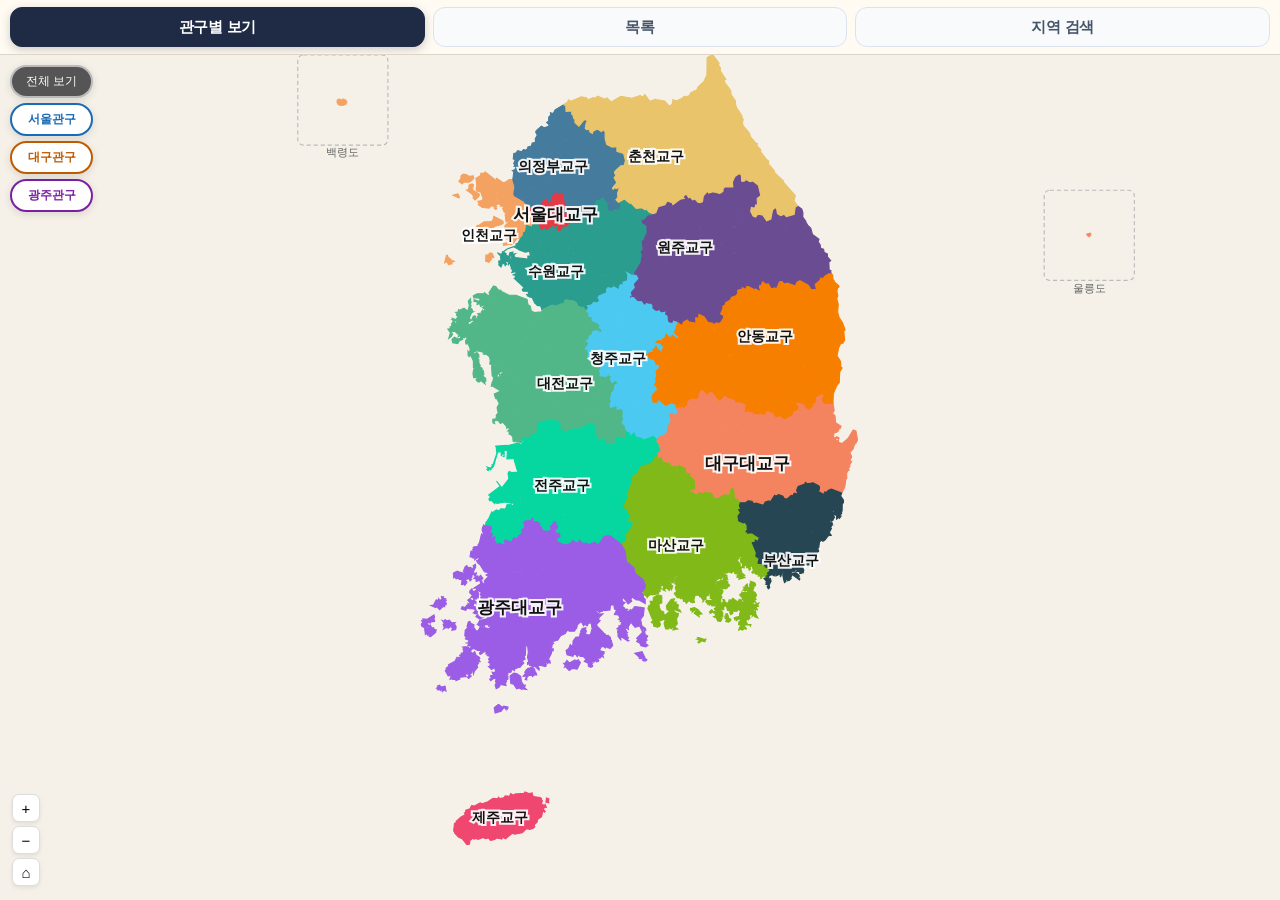
<file: diocese.html>
<!DOCTYPE html>
<html lang="ko">
<head>
<script>
(function(){
  var ua=(navigator.userAgent||'').toLowerCase();
  var isIOS=/iphone|ipad|ipod/.test(ua) || (navigator.platform==='MacIntel' && navigator.maxTouchPoints>1);
  if(isIOS){ document.documentElement.classList.add('ios-device'); }
})();
</script>
<meta charset="UTF-8">
<meta http-equiv="Cache-Control" content="no-cache, no-store, must-revalidate">
<meta http-equiv="Pragma" content="no-cache">
<meta http-equiv="Expires" content="0">
<meta name="viewport" content="width=device-width,initial-scale=1.0,maximum-scale=1.0,user-scalable=no">
<meta name="mobile-web-app-capable" content="yes">
<meta name="apple-mobile-web-app-capable" content="yes">
<meta name="apple-mobile-web-app-status-bar-style" content="black-translucent">
<title>교구지도</title>
<link rel="stylesheet" href="css/diocese.css?v=V6-50">
</head>
<body>
<header>
  <div class="hd"><div class="hd-left"><span class="hd-icon" aria-hidden="true"></span><div class="hd-titles"><h1>한국 천주교 교구 지도</h1><span class="hd-sub">한국천주교 3개관구.16개교구</span></div></div></div>
</header>
<div class="tab-bar">
  <div class="tab on" data-tab="gwangu">관구별 보기</div>
  <div class="tab" data-tab="list">목록</div>
  <div class="tab" data-tab="search">지역 검색</div>
</div>
<div id="main">
  <div id="map-view" class="on">
    <svg id="map-svg" viewBox="55 130 380 600" preserveAspectRatio="xMidYMid meet" xmlns="http://www.w3.org/2000/svg">
      <g id="map-g">
        
        <g id="fills">
<path d="M184.0,245.7L187.2,251.6L190.1,250.7L191.0,252.3L188.8,255.5L186.0,254.6L185.7,251.8L184.2,252.9L183.3,251.6L182.0,252.5L181.3,247.5L184.0,245.7Z M168.3,238.7L173.0,242.2L172.9,243.1L171.6,242.8L171.6,245.0L169.6,245.4L168.7,243.1L165.8,244.4L163.2,242.3L166.3,238.9L166.4,237.1L168.3,238.7Z M188.5,245.5L188.8,247.9L192.0,249.3L193.4,251.7L192.8,252.5L191.0,252.8L190.1,250.7L187.2,251.6L186.5,249.7L185.8,249.8L183.7,245.5L186.4,244.4L188.5,245.5Z M190.0,227.6L191.0,228.2L190.7,232.5L192.3,233.1L192.4,234.1L191.8,235.5L188.2,236.1L186.5,234.3L187.2,232.8L187.7,233.3L187.3,228.4L190.0,227.6Z M193.3,244.1L193.0,245.2L195.2,246.4L194.8,247.6L196.5,248.2L195.0,250.9L193.4,251.7L191.6,248.9L188.8,247.9L188.6,245.6L190.2,245.5L192.1,243.6L193.3,244.1Z M177.5,248.9L179.7,248.8L182.0,252.6L179.9,254.5L177.8,254.9L175.8,252.6L175.4,250.2L174.5,250.4L177.5,248.9Z M178.9,231.8L179.9,234.1L178.7,235.0L178.0,237.7L174.8,240.1L173.1,238.6L174.6,238.7L175.6,232.9L175.0,232.4L178.9,231.8Z M182.6,234.4L184.8,236.4L187.1,235.0L188.9,236.8L184.9,239.9L183.7,239.7L183.1,238.5L181.0,237.8L181.9,236.9L180.9,234.2L182.6,234.4Z M174.4,239.8L177.7,242.3L179.8,241.9L179.9,243.0L178.3,244.6L175.0,243.8L170.7,240.6L172.6,239.9L173.1,238.6L174.4,239.8Z M197.8,239.8L198.4,243.4L196.6,243.4L195.1,246.4L193.0,245.2L193.3,244.1L192.1,243.6L192.8,241.9L197.8,239.8Z M176.9,244.0L178.3,244.6L178.8,246.3L176.9,246.5L176.3,248.4L174.5,249.6L174.0,247.2L172.8,246.2L173.8,244.8L172.8,242.6L176.9,244.0Z M180.9,234.4L181.9,236.9L181.0,237.8L183.1,238.5L184.9,240.6L180.2,241.2L179.1,239.8L179.5,238.1L178.7,235.0L180.9,234.4Z M184.5,230.1L184.1,232.2L187.1,235.0L185.5,236.6L181.7,233.7L181.3,231.7L182.5,230.5L182.7,228.8L183.7,228.7L184.5,230.1Z M180.5,242.5L183.3,242.9L184.4,244.6L181.8,247.5L180.2,247.1L178.8,246.3L178.3,244.6L180.5,242.5Z M184.8,227.0L187.1,227.6L187.4,228.6L187.7,233.3L187.2,232.8L186.5,234.4L184.0,232.1L184.5,230.1L183.7,228.1L184.8,227.0Z M172.5,247.0L172.9,246.3L173.9,247.2L174.5,250.4L171.9,248.7L170.0,250.9L167.5,250.8L168.2,249.4L167.3,248.5L168.1,247.3L172.4,247.8L172.5,247.0Z M179.5,237.8L179.1,239.8L180.4,241.6L179.6,242.1L177.7,242.3L174.8,240.1L178.8,236.5L179.5,237.8Z M172.5,247.0L172.4,247.8L170.7,247.0L169.1,247.8L168.3,247.0L168.1,243.9L168.7,243.1L169.6,245.4L171.6,245.0L171.6,242.8L173.0,243.1L173.8,244.8L172.5,247.0Z M186.6,240.5L189.2,241.9L187.7,245.2L183.8,244.0L185.2,241.4L184.9,240.6L186.6,240.5Z M191.7,240.7L191.5,241.9L192.6,242.2L192.1,243.8L189.7,245.7L187.7,245.2L189.5,240.6L191.7,240.7Z M192.6,235.5L192.1,239.3L191.0,240.7L189.5,240.6L188.8,236.0L192.6,235.5Z M181.5,248.6L181.4,250.6L180.0,250.3L179.7,248.8L176.9,248.7L174.9,249.7L176.9,246.5L179.4,246.6L181.3,247.5L181.5,248.6Z M189.1,237.6L189.0,241.8L184.9,240.6L186.6,237.9L188.7,236.6L189.1,237.6Z M173.1,249.7L175.4,250.2L175.8,252.6L177.0,253.5L174.9,255.1L172.3,250.0L173.1,249.7Z M184.9,240.6L185.2,241.5L183.7,243.5L179.8,242.7L180.4,240.9L184.9,240.6Z" fill="#E63946" stroke="#E63946" stroke-width="0.8" class="dp" data-d="서울대교구" data-gw="서울관구" data-color="#E63946" data-parishes="233" data-url="https://aos.catholic.or.kr/index" data-region="서울 전지역" data-detail='["서울 전지역"]' onmouseenter="this.style.filter='brightness(.84)'" onmouseleave="this.style.filter=''" onclick="showCard(this)"/>
<path d="M136.0,213.8L141.6,218.2L143.3,222.0L142.1,225.2L143.2,226.8L142.5,229.7L143.8,230.7L142.9,232.7L144.8,235.6L142.8,236.5L142.4,237.9L143.1,237.8L142.6,238.4L143.3,239.0L142.5,239.7L141.4,238.6L142.2,237.7L139.4,237.0L137.9,238.7L133.1,238.2L130.2,236.2L130.8,235.6L129.8,233.9L132.5,233.4L133.6,232.1L132.0,227.5L129.3,226.6L128.6,225.4L129.1,222.7L128.5,217.5L131.6,215.7L132.1,213.9L133.9,214.1L135.0,213.1L136.0,213.8Z M147.4,220.4L148.9,220.5L152.2,218.4L154.7,218.5L156.2,223.7L155.4,228.6L155.8,229.8L166.4,237.1L166.3,238.9L162.2,239.7L161.6,238.4L160.0,238.4L158.2,237.3L157.4,235.4L154.0,233.5L152.6,234.8L151.6,237.3L150.7,236.9L148.8,238.3L147.6,237.1L146.1,237.5L143.7,231.8L144.8,230.9L143.3,229.7L143.9,227.6L142.9,225.3L143.7,221.8L142.5,219.5L143.0,217.5L147.4,220.4Z M160.0,238.4L159.0,240.0L156.3,239.3L158.9,242.6L156.4,244.8L157.8,249.7L156.7,251.2L152.8,248.6L152.8,247.7L149.9,248.6L149.2,243.0L150.1,242.4L148.5,241.4L147.4,238.8L150.7,236.9L151.6,237.3L152.6,234.8L154.0,233.5L157.4,235.4L158.2,237.3L160.0,238.4Z M134.3,256.4L132.3,253.9L131.1,255.0L129.7,254.3L130.3,253.7L129.0,252.0L129.4,250.9L130.5,251.1L134.2,248.5L139.1,248.2L140.6,247.3L141.2,244.5L147.5,247.8L148.0,249.3L146.6,250.3L141.6,251.8L136.3,256.5L134.3,256.4Z M159.8,251.3L162.3,251.9L164.4,251.1L163.6,255.8L162.3,256.3L162.2,257.6L159.6,260.6L155.1,259.5L158.3,255.8L156.7,251.1L158.1,251.6L158.8,250.3L159.8,251.3Z M149.3,257.0L150.1,255.9L152.2,255.9L152.4,256.8L152.3,255.3L153.5,255.0L158.4,255.1L155.1,259.5L157.5,260.5L154.9,264.0L153.0,264.3L154.0,264.7L150.6,264.3L150.3,265.3L150.3,264.7L147.8,265.3L149.2,264.3L148.0,264.3L148.0,263.5L152.7,263.5L151.3,263.5L151.2,264.2L152.9,264.2L154.0,263.4L150.8,260.9L150.3,257.0L149.3,257.0Z M163.8,243.1L165.8,244.4L168.1,243.9L168.5,247.3L167.3,248.5L168.2,249.4L167.5,250.8L169.0,250.6L168.4,252.4L163.5,251.1L161.4,249.5L161.3,247.2L162.9,246.3L163.4,242.4L163.8,243.1Z M121.5,214.8L123.9,216.2L126.6,215.8L127.0,217.5L125.6,219.2L123.6,220.3L120.0,220.1L118.7,221.6L116.4,219.7L117.8,217.8L117.9,215.9L119.4,214.6L121.5,214.8Z M161.1,238.3L162.2,239.7L163.5,238.8L165.7,239.5L163.2,242.3L162.9,245.6L156.9,245.7L156.5,244.4L158.4,243.7L158.9,242.6L156.3,239.3L159.0,240.0L159.7,238.6L161.1,238.3Z M126.8,222.1L126.0,225.7L131.0,228.9L130.5,230.6L127.8,232.9L126.5,231.6L126.7,230.2L125.9,228.9L121.8,225.9L123.3,225.5L123.7,222.3L125.8,221.5L126.8,222.1Z M162.9,245.6L161.3,247.2L161.4,249.5L163.4,251.4L161.7,251.9L158.8,250.3L158.1,251.6L156.5,250.9L157.8,249.7L156.4,246.6L156.8,245.8L162.9,245.6Z M139.6,275.1L137.6,277.2L135.4,276.4L135.6,272.0L136.7,272.2L138.6,270.5L140.1,271.0L141.2,273.7L139.1,274.1L139.6,275.1Z M155.7,250.7L157.6,252.2L157.7,255.2L152.2,255.6L151.9,253.2L153.9,251.3L154.1,249.8L155.7,250.7Z M108.3,272.2L109.1,274.7L109.9,274.3L111.0,275.8L113.1,276.5L111.2,277.4L111.6,278.3L109.0,278.8L107.8,276.6L106.3,277.5L107.6,272.2L108.3,272.2Z M149.9,250.3L150.9,249.9L153.1,251.5L151.9,253.2L152.2,255.6L150.3,255.5L150.1,254.4L151.0,254.0L150.4,253.0L149.0,254.7L148.9,252.9L149.7,252.7L148.7,252.2L151.7,252.2L150.5,250.6L150.0,251.7L149.1,251.4L149.9,250.3Z M115.6,228.6L116.8,230.5L116.4,231.6L112.2,229.5L115.6,228.6Z M152.5,248.6L155.7,250.7L154.1,249.8L153.9,251.3L153.0,251.5L150.4,249.9L151.7,248.9L152.6,250.0L151.8,248.9L152.5,248.6Z" fill="#F4A261" stroke="#F4A261" stroke-width="0.8" class="dp" data-d="인천교구" data-gw="서울관구" data-color="#F4A261" data-parishes="135" data-url="http://www.caincheon.or.kr/" data-region="인천 전지역, 경기 서부" data-detail='["인천 전지역", "경기 서부 (김포·부천·시흥일부·안산일부)"]' onmouseenter="this.style.filter='brightness(.84)'" onmouseleave="this.style.filter=''" onclick="showCard(this)"/>
<path d="M214.1,232.6L216.3,232.2L218.8,230.1L220.0,231.3L219.4,231.9L219.9,232.9L221.1,233.3L222.4,235.3L222.4,239.7L224.6,240.6L226.7,239.0L229.9,239.3L230.8,236.2L229.9,234.4L231.6,234.1L233.4,232.1L238.6,235.1L242.3,239.0L246.2,238.4L248.7,239.9L249.5,239.1L251.2,241.4L253.3,241.9L254.0,242.6L253.5,244.0L250.8,244.2L248.8,246.8L246.6,247.8L246.7,248.9L247.9,249.0L250.1,251.3L250.3,255.7L248.0,260.5L248.2,261.8L241.8,261.6L241.9,259.6L242.9,258.7L242.3,257.6L240.3,258.9L240.2,257.2L238.1,256.9L237.1,258.2L232.4,256.4L231.9,257.2L228.5,257.7L227.2,255.5L225.4,254.4L222.6,256.4L218.4,254.5L216.4,256.4L214.2,254.0L213.9,252.7L215.3,252.4L215.6,250.8L214.8,249.2L215.3,248.3L213.5,244.9L210.3,244.4L208.6,245.8L212.3,235.0L214.1,232.6Z M161.4,296.8L162.6,295.0L155.7,288.5L156.6,288.3L156.1,285.8L154.5,286.3L157.5,284.9L156.4,283.9L153.6,284.5L154.6,283.7L154.0,281.8L154.5,282.3L155.3,280.9L153.6,281.5L154.6,277.6L153.5,275.1L154.0,272.5L152.2,270.6L153.4,271.5L154.6,270.2L152.2,270.4L154.6,270.0L154.6,271.6L156.5,271.2L155.5,272.1L156.2,273.8L164.0,274.7L164.8,276.6L164.4,275.0L165.3,275.1L165.4,272.7L167.2,272.7L166.6,269.9L167.8,270.3L170.4,273.8L171.0,272.1L172.5,271.7L171.6,272.1L171.5,271.2L175.8,270.2L177.2,273.4L178.8,273.9L180.6,276.7L181.9,276.2L184.8,277.2L186.4,274.8L186.4,276.0L187.4,276.5L188.6,275.5L190.4,278.0L195.6,277.7L196.1,279.0L195.7,279.9L196.4,281.9L194.1,283.0L193.7,285.5L191.7,285.9L190.9,284.1L189.0,283.1L188.4,279.9L183.6,280.5L182.6,282.4L185.1,283.5L186.0,286.4L182.8,287.6L182.6,293.5L180.4,293.1L178.0,294.4L175.0,293.1L173.2,293.7L169.8,299.3L166.0,299.4L165.4,297.7L162.1,297.7L161.4,296.8Z M227.0,255.2L228.5,257.7L231.9,257.2L232.4,256.4L237.1,258.2L238.1,256.9L240.2,257.2L240.3,258.9L242.3,257.6L242.9,258.7L241.9,259.6L241.8,261.6L244.1,261.2L246.6,262.2L247.3,268.5L245.8,269.5L246.7,272.1L245.6,275.6L245.7,277.8L240.7,286.5L235.7,284.6L235.8,283.4L234.6,283.6L232.9,280.8L231.1,281.1L230.8,282.9L229.8,281.8L227.2,282.6L226.3,281.6L227.5,279.9L227.0,275.6L228.0,274.3L227.3,272.0L228.7,268.1L222.4,262.7L220.6,263.7L220.2,260.2L218.2,260.1L216.3,257.1L218.4,254.5L222.6,256.4L225.4,254.4L227.0,255.2Z M205.5,284.7L205.9,286.7L207.1,287.0L208.8,289.7L210.4,288.2L212.5,290.2L215.7,289.5L217.8,291.4L218.5,289.0L217.5,288.2L219.2,285.1L221.4,287.1L224.7,287.8L226.2,290.1L225.4,294.3L222.2,295.2L220.4,299.6L215.9,301.0L215.2,302.5L216.6,304.2L214.5,306.2L212.3,305.7L210.4,307.5L207.7,308.0L208.4,309.5L207.1,311.9L204.2,308.9L203.4,309.4L200.6,308.1L200.0,306.0L197.9,304.7L193.1,304.1L194.8,303.0L194.1,302.1L194.5,301.4L195.9,301.0L195.1,299.4L195.8,297.9L193.2,297.1L192.4,298.0L191.8,297.0L193.9,294.6L191.5,293.6L191.7,292.8L193.4,292.6L193.3,291.2L198.6,292.0L200.4,289.1L204.0,287.9L204.0,285.5L205.5,284.7Z M203.0,263.0L205.2,264.8L206.7,264.5L206.4,272.4L211.4,272.4L210.7,277.6L212.3,279.4L214.0,279.3L214.7,280.3L214.2,281.3L217.5,281.6L217.5,284.5L218.8,285.4L217.5,288.2L218.5,289.0L217.8,291.4L215.7,289.5L212.5,290.2L210.4,288.2L208.8,289.7L207.1,287.0L205.9,286.7L205.1,284.4L204.0,285.5L204.0,287.9L200.4,289.1L198.6,292.0L193.3,291.3L192.1,287.8L193.1,287.2L194.1,283.0L196.4,281.9L195.5,275.5L197.7,273.6L197.6,270.4L194.5,267.2L194.9,265.4L199.0,264.3L199.9,266.3L201.6,264.4L201.2,263.4L203.0,263.0Z M193.3,285.6L193.1,287.2L192.1,287.8L193.6,292.2L191.5,293.6L193.9,294.6L191.8,297.1L192.4,298.0L193.2,297.1L195.7,297.8L195.1,299.4L195.9,301.0L194.1,302.1L194.8,303.0L191.1,305.0L191.6,305.7L191.0,306.8L190.2,306.3L185.6,308.3L182.6,307.6L175.4,311.1L174.5,308.1L171.9,307.8L171.2,305.9L171.2,306.9L170.4,306.4L168.4,302.2L167.3,302.1L168.2,301.7L165.4,301.3L164.5,300.0L170.5,298.9L173.2,293.7L175.0,293.1L178.0,294.4L180.4,293.1L182.7,293.5L182.2,291.6L183.0,291.8L182.5,288.8L183.1,287.3L186.0,286.4L186.8,287.5L187.6,286.8L190.2,287.5L191.4,285.8L193.3,285.6Z M222.6,263.0L224.0,264.7L226.0,265.1L227.2,267.4L228.7,268.1L227.3,272.0L228.0,274.3L227.0,275.6L227.5,279.9L226.3,281.6L227.2,282.6L229.8,281.8L230.8,282.9L231.1,281.1L232.9,280.8L234.5,283.6L236.0,283.8L236.1,290.4L232.8,291.5L233.6,293.6L231.4,292.9L230.3,294.4L230.7,295.7L229.6,296.5L226.4,294.7L225.3,295.7L223.9,295.2L225.4,294.3L226.3,292.2L226.2,290.0L224.8,287.8L221.4,287.1L220.0,285.2L217.7,284.8L217.4,281.5L214.2,281.3L214.7,280.3L214.0,279.3L212.3,279.4L210.7,277.6L211.4,272.3L212.2,271.7L211.5,270.5L212.9,269.8L213.4,267.6L216.9,266.4L220.0,263.1L222.6,263.0Z M212.7,244.5L215.3,248.3L215.4,251.7L213.9,252.7L214.2,254.0L215.1,254.2L218.2,260.1L220.2,260.2L220.3,262.7L219.0,264.3L215.7,267.2L213.4,267.6L212.9,269.8L211.5,270.5L211.9,272.0L208.0,272.9L206.1,272.0L206.7,264.5L205.2,264.8L202.9,262.9L201.2,263.4L201.6,264.4L199.9,266.3L199.0,264.3L194.4,264.9L194.3,263.1L197.8,260.3L197.1,259.2L199.3,256.1L199.3,253.3L197.7,250.6L197.9,249.5L203.5,250.6L203.5,249.7L204.7,249.1L204.3,247.5L206.9,246.6L207.7,247.6L210.1,244.5L212.7,244.5Z M164.5,259.4L165.5,259.4L165.2,257.9L164.9,259.5L162.0,258.3L162.3,256.3L163.8,255.5L164.4,251.1L169.3,252.6L170.1,257.4L172.7,258.5L173.0,261.4L170.9,263.0L168.3,262.3L165.8,263.4L165.0,265.2L162.9,264.9L159.3,268.4L155.4,266.2L150.7,267.7L157.1,265.5L156.9,264.1L158.1,263.8L160.4,260.1L161.4,260.5L160.7,259.9L161.5,258.9L164.5,259.4Z M198.5,238.5L199.9,238.7L203.2,243.5L206.8,245.9L206.0,247.3L204.3,247.5L204.7,249.1L203.5,249.7L203.5,250.6L197.9,249.5L197.3,251.4L195.0,250.9L196.5,248.2L194.7,247.1L196.6,243.4L198.4,243.4L197.8,239.6L197.1,239.8L198.5,238.5Z M194.5,267.2L197.2,269.3L197.7,273.6L195.5,275.4L196.1,276.9L195.6,277.7L190.4,278.0L188.8,276.6L188.5,275.2L189.8,274.6L190.1,272.5L189.3,273.3L188.5,272.1L190.5,270.6L191.2,266.9L194.5,267.2Z M195.5,257.6L197.6,258.1L197.1,259.5L197.8,260.1L194.3,263.1L194.5,265.1L192.3,265.6L185.3,261.7L186.6,258.3L190.0,259.0L193.2,256.9L195.5,257.6Z M173.0,261.1L174.3,263.0L172.4,267.0L175.2,266.9L175.9,268.7L177.1,268.5L177.9,269.7L176.9,271.5L174.7,270.2L169.8,272.6L167.6,269.9L168.1,268.9L169.7,268.6L169.8,264.6L169.1,264.0L169.7,262.6L171.7,262.7L173.0,261.1Z M148.3,270.2L148.1,270.9L148.7,270.3L150.3,271.4L148.6,270.3L148.3,270.9L151.5,273.0L152.6,272.2L152.9,273.2L152.1,271.3L153.0,272.2L152.6,274.2L154.1,278.1L153.4,280.7L152.9,278.2L151.9,277.9L151.7,279.5L151.3,276.0L151.0,276.7L148.5,276.3L150.7,278.8L149.9,278.5L149.1,279.9L149.6,277.5L148.7,278.4L147.5,277.6L146.3,280.5L144.8,279.1L144.8,278.2L145.9,277.9L144.6,277.2L144.8,276.3L146.9,275.9L146.2,275.3L146.0,272.7L143.8,270.4L146.3,271.6L147.6,270.3L147.1,269.5L147.6,270.0L150.7,267.7L147.6,270.0L148.3,270.2Z M168.7,262.7L169.7,262.6L169.1,264.0L169.8,264.6L169.7,268.6L163.5,270.0L159.3,268.4L162.9,264.9L165.0,265.2L165.8,263.4L168.7,262.7Z M186.8,257.2L183.7,265.1L181.5,266.4L180.6,265.9L179.8,269.0L177.2,268.8L177.1,267.5L178.4,267.1L181.8,258.0L186.8,257.2Z M196.2,251.2L197.8,251.2L197.6,251.7L196.1,254.0L192.9,255.3L192.8,257.8L190.0,259.0L186.6,258.3L186.5,255.7L188.8,255.5L189.0,254.3L191.7,252.1L192.8,252.5L194.1,250.8L196.2,251.2Z M186.3,275.1L184.8,277.2L181.9,276.2L180.5,276.7L178.8,273.9L177.2,273.4L176.9,271.1L177.9,269.7L177.4,268.9L179.7,269.0L183.1,273.1L185.6,273.3L186.3,275.1Z M186.5,280.0L188.4,279.9L189.0,283.1L191.2,284.4L191.6,285.7L190.4,287.4L187.6,286.8L186.7,287.5L185.1,283.5L182.6,282.4L183.7,280.5L186.5,280.0Z M187.6,262.9L192.8,265.7L194.6,265.1L194.9,266.5L191.2,266.9L190.5,269.4L188.0,269.6L187.8,267.6L186.3,267.0L185.8,264.6L184.4,263.3L185.3,261.7L187.6,262.9Z M172.1,249.3L174.6,255.0L173.7,257.5L172.2,257.4L172.7,258.5L171.2,258.5L170.1,257.4L169.4,252.7L168.4,252.4L169.0,250.6L170.0,250.9L170.1,250.1L172.1,249.3Z M183.3,251.6L184.2,252.9L185.9,251.9L186.0,254.6L186.9,255.5L186.2,257.2L181.5,258.6L179.8,256.5L180.0,253.9L183.3,251.6Z M177.9,254.9L178.6,254.6L178.7,256.4L176.7,257.6L178.1,259.6L178.0,261.1L176.1,261.1L174.3,263.0L172.2,257.4L173.7,257.5L174.5,254.6L175.4,255.1L177.0,253.4L177.9,254.9Z M178.1,261.0L179.8,262.8L179.7,263.8L178.7,265.0L178.4,267.1L177.1,267.5L177.3,268.4L175.9,268.7L175.2,266.9L172.4,267.0L175.6,261.5L178.1,261.0Z M185.1,264.2L186.3,266.9L185.9,269.9L180.4,270.7L179.7,269.0L180.6,265.9L181.5,266.4L185.1,264.2Z M187.2,267.6L188.1,268.1L188.0,269.6L190.5,269.4L190.5,270.6L188.4,272.4L189.3,273.3L190.1,272.4L189.9,274.5L187.4,276.5L186.3,275.9L186.4,272.9L185.8,272.7L186.8,272.0L185.7,268.0L186.3,267.0L187.2,267.6Z M198.1,251.0L199.4,254.1L198.5,257.1L197.4,258.2L193.0,257.1L192.9,255.3L196.1,254.0L198.1,251.0Z M180.1,254.6L179.8,256.5L181.5,258.7L179.8,262.8L177.9,260.8L178.1,259.6L176.7,257.6L178.7,256.4L178.6,254.6L180.1,254.6Z M186.4,270.2L186.8,272.0L185.8,272.7L186.4,272.9L186.1,273.8L183.1,273.1L181.1,270.5L186.4,270.2Z" fill="#2A9D8F" stroke="#2A9D8F" stroke-width="0.8" class="dp" data-d="수원교구" data-gw="서울관구" data-color="#2A9D8F" data-parishes="222" data-url="https://www.casuwon.or.kr/" data-region="경기 남부" data-detail='["경기 남부 (수원·광주·과천·광명·군포·성남·시흥일부·안산일부·안성·안양·양평·여주·오산·용인·의왕·이천·평택·하남·화성)"]' onmouseenter="this.style.filter='brightness(.84)'" onmouseleave="this.style.filter=''" onclick="showCard(this)"/>
<path d="M220.8,191.5L222.5,194.5L228.2,195.1L228.7,198.6L233.3,199.8L234.6,202.8L233.7,208.3L231.4,208.6L227.2,212.5L226.9,213.8L228.0,215.3L226.6,217.2L228.6,220.6L225.4,224.1L225.9,225.3L226.9,224.2L228.2,224.9L229.9,224.0L229.3,231.1L227.8,232.6L230.7,236.6L229.9,239.3L226.7,239.0L224.6,240.6L222.4,239.7L222.4,235.3L221.1,233.3L219.9,232.9L219.8,231.0L218.8,230.1L216.3,232.2L214.1,232.5L214.9,229.4L213.7,228.3L214.1,227.8L213.0,227.6L212.8,224.5L211.7,223.9L211.0,221.4L209.5,219.7L205.3,218.5L207.1,209.1L210.0,208.8L210.6,203.1L212.8,203.6L215.2,201.2L214.5,199.3L215.2,197.1L217.6,195.4L218.6,191.6L220.4,189.7L220.8,191.5Z M198.8,175.4L198.8,178.0L201.6,180.6L205.3,176.0L207.9,176.4L206.8,178.2L206.1,182.0L207.0,183.0L208.9,182.6L209.5,184.7L211.2,185.6L211.4,184.4L214.7,182.6L217.6,184.3L219.1,182.9L220.3,184.8L220.4,189.4L218.6,191.6L217.6,195.4L215.2,197.1L214.5,199.3L215.2,201.2L212.8,203.6L210.6,203.1L210.0,208.8L207.1,209.1L206.0,213.2L206.3,215.9L204.8,219.8L201.8,221.3L200.7,219.7L198.3,220.2L196.7,222.0L191.8,218.5L193.2,215.1L192.1,210.0L195.3,208.3L196.0,206.3L195.2,204.5L193.2,204.0L192.1,201.6L191.0,201.1L190.5,197.0L192.3,196.4L193.1,197.4L195.3,195.5L194.5,191.1L192.6,190.9L192.7,188.8L194.9,187.4L195.5,189.0L198.8,188.3L198.3,182.9L197.3,182.2L197.6,176.0L198.8,175.4Z M190.9,165.2L192.3,166.3L192.5,170.0L196.7,169.8L196.4,171.8L197.3,172.4L197.2,174.1L198.1,175.4L197.3,182.2L198.3,182.9L198.8,188.3L195.5,189.0L194.9,187.4L192.4,189.7L192.6,191.0L194.5,191.1L195.1,196.0L193.1,197.4L191.4,196.3L190.5,197.0L190.6,198.2L187.4,197.2L183.8,202.8L180.7,201.3L184.4,196.6L182.1,194.1L177.8,197.2L174.2,195.7L174.2,198.4L173.5,198.8L170.2,196.7L169.2,199.4L168.0,199.7L166.3,196.1L165.1,196.5L165.4,195.3L167.9,194.6L168.4,192.6L170.9,191.8L170.6,189.5L172.1,186.9L170.9,184.6L171.4,183.7L175.0,180.5L176.9,181.6L180.2,180.6L180.3,179.5L178.7,177.9L180.1,177.0L180.2,174.0L181.6,172.8L181.4,171.0L183.4,171.6L184.7,169.0L190.9,165.2Z M182.1,194.4L184.4,196.6L180.0,201.7L179.8,203.6L178.8,203.9L179.2,204.6L178.4,205.7L177.7,212.0L175.6,212.1L174.8,213.8L175.6,215.9L174.9,217.4L177.8,217.8L177.0,221.9L175.5,222.1L174.8,224.0L173.6,224.6L170.9,223.3L167.4,224.5L166.1,223.1L164.0,226.6L160.0,226.5L157.0,228.2L155.7,227.0L156.2,223.7L154.7,218.5L155.4,212.7L154.4,212.1L156.1,211.5L157.2,209.1L155.6,209.0L156.3,208.0L155.3,207.1L156.4,204.4L155.0,203.8L155.4,199.9L156.8,199.7L158.2,197.9L160.9,198.8L162.2,197.2L164.0,197.5L165.9,195.9L168.0,199.7L169.2,199.4L170.3,196.6L173.5,198.8L174.2,198.4L174.2,195.7L177.8,197.2L180.7,194.4L182.1,194.4Z M205.9,219.2L209.8,220.0L211.7,223.9L212.8,224.5L213.0,227.6L214.1,227.8L213.7,228.3L214.9,229.4L209.0,243.9L208.7,246.6L207.5,247.6L206.5,245.5L202.9,243.3L199.9,238.7L196.5,239.1L197.1,238.4L195.6,237.6L195.3,233.0L190.9,232.9L191.0,228.2L189.7,227.1L192.1,226.1L193.5,224.1L193.8,221.9L195.3,221.1L196.9,222.0L198.0,220.4L200.6,219.7L201.8,221.3L204.8,219.8L205.2,218.5L205.9,219.2Z M181.2,201.8L183.1,202.0L184.1,203.6L183.5,204.2L183.9,205.3L186.8,206.3L188.0,209.1L190.4,208.8L192.0,209.8L193.2,215.1L191.6,218.7L188.0,220.4L184.4,219.7L183.2,220.4L184.5,226.5L183.7,228.7L182.2,229.1L179.2,227.7L178.2,230.0L175.5,230.3L175.1,229.6L176.7,226.1L176.4,223.8L177.2,223.0L177.8,217.8L174.9,217.4L175.6,215.9L174.8,213.8L175.6,212.1L177.7,212.0L178.4,205.7L179.2,204.6L178.8,203.9L179.8,203.6L180.0,201.7L181.2,201.8Z M177.2,222.0L176.4,223.8L176.7,226.1L175.2,230.1L178.0,230.1L179.2,227.7L181.5,228.6L182.5,229.9L181.3,231.7L181.7,233.7L179.5,234.5L179.4,232.0L178.6,231.3L176.6,232.7L175.0,232.4L175.6,232.9L174.6,238.7L173.4,238.2L172.6,239.9L170.7,240.6L162.8,234.4L163.2,233.9L165.5,234.9L165.8,233.3L167.6,232.7L167.1,231.4L168.1,230.9L168.0,230.0L170.7,228.3L169.7,223.7L170.9,223.3L173.6,224.6L174.8,224.0L175.5,222.1L177.2,222.0Z M188.3,197.7L190.6,198.2L191.0,201.1L192.1,201.6L193.2,204.0L195.3,204.7L196.0,206.3L195.3,208.3L192.1,210.0L190.4,208.8L188.1,209.1L186.8,206.3L183.9,205.3L183.8,202.8L185.2,201.4L185.4,199.9L186.5,199.4L187.1,197.4L188.3,197.7Z M192.7,219.1L195.3,221.5L193.8,221.9L193.5,224.1L192.1,226.1L187.3,228.5L187.1,227.6L184.3,226.9L183.2,220.4L184.4,219.7L188.0,220.4L191.8,218.5L192.7,219.1Z M167.2,224.4L169.3,224.1L170.9,227.8L168.0,230.0L168.1,230.9L167.1,231.4L167.6,232.7L165.8,233.3L165.5,234.9L160.9,233.0L161.9,230.7L163.1,230.9L164.3,229.3L164.7,227.1L164.0,226.0L165.7,223.3L167.2,224.4Z M164.0,226.6L164.7,227.1L164.0,229.9L161.9,230.7L160.6,232.6L156.0,230.0L155.4,228.8L155.6,227.0L157.0,228.2L160.0,226.5L164.0,226.6Z M195.3,233.0L195.4,237.0L197.1,238.3L196.4,239.0L197.3,239.6L191.8,242.2L191.5,240.1L192.9,237.1L192.7,235.6L191.7,235.3L192.3,233.1L195.3,233.0Z" fill="#457B9D" stroke="#457B9D" stroke-width="0.8" class="dp" data-d="의정부교구" data-gw="서울관구" data-color="#457B9D" data-parishes="88" data-url="http://ucatholic.or.kr/" data-region="경기 북부" data-detail='["경기 북부 (의정부·고양·구리·남양주·동두천·양주·연천·파주·가평·포천)"]' onmouseenter="this.style.filter='brightness(.84)'" onmouseleave="this.style.filter=''" onclick="showCard(this)"/>
<path d="M292.9,226.7L293.8,228.1L296.9,227.1L301.6,228.3L303.9,226.9L304.0,225.1L305.1,223.7L310.6,223.8L310.6,220.2L312.3,216.4L315.6,214.1L317.0,215.5L317.2,219.7L319.0,219.6L320.1,218.3L323.0,219.9L325.3,219.5L329.1,222.6L330.9,229.8L328.2,231.9L328.5,236.6L327.3,236.4L326.4,238.8L324.1,238.2L323.6,240.8L322.7,240.9L323.2,242.2L320.8,242.5L320.4,243.9L319.7,243.7L319.1,240.4L317.1,240.8L316.0,242.1L315.1,247.0L315.0,248.8L315.7,249.5L314.1,248.1L313.4,249.3L314.0,252.2L310.6,252.0L309.7,252.9L310.2,255.1L309.3,257.6L312.0,259.0L313.1,261.8L312.6,263.5L314.2,264.5L315.7,268.6L315.3,269.4L316.7,271.1L315.5,272.8L313.4,270.5L308.7,270.4L308.4,268.9L305.5,268.4L304.7,265.5L302.0,264.6L300.7,267.1L301.0,269.8L297.9,270.2L296.7,268.3L293.9,267.0L293.3,263.6L294.1,261.0L288.5,256.9L287.2,250.3L288.9,249.8L291.7,246.9L292.1,244.1L290.2,238.4L290.5,235.4L288.0,234.7L289.4,234.1L289.9,230.3L292.9,226.7Z M341.4,238.8L342.6,242.6L345.3,244.2L347.3,243.0L348.3,244.6L347.3,247.2L348.4,247.8L348.1,248.9L349.4,248.9L349.7,249.8L347.0,253.8L345.3,253.3L342.4,254.8L341.9,257.5L339.7,258.7L337.9,263.3L337.6,265.1L339.4,265.1L340.3,266.7L338.7,269.4L341.2,271.8L340.5,273.0L343.5,278.5L343.2,285.1L341.6,284.8L340.9,283.0L337.3,283.2L329.9,278.6L324.9,281.4L320.9,281.7L318.6,279.1L318.6,277.8L317.0,278.4L315.2,277.6L314.2,272.8L315.5,272.8L316.7,271.1L315.3,269.4L315.7,268.6L314.2,264.5L312.6,263.5L313.1,261.8L311.9,258.7L309.8,258.3L309.2,256.9L310.2,255.1L309.9,252.7L314.0,252.2L313.4,249.3L314.1,248.1L315.7,249.5L315.0,248.8L316.1,241.8L319.1,240.4L320.0,244.0L320.8,242.5L323.2,242.2L322.7,240.9L323.4,240.7L326.0,244.8L327.1,245.1L328.7,243.1L333.0,244.0L334.9,247.8L337.9,246.5L339.1,240.2L339.9,238.7L341.4,238.8Z M363.8,250.7L366.2,252.8L367.5,257.5L372.1,260.8L371.5,262.6L372.9,264.7L373.2,267.0L375.4,268.1L375.7,270.0L378.1,271.3L378.0,273.1L380.4,276.0L379.1,277.0L379.3,282.4L380.6,283.3L380.0,283.5L381.0,285.4L377.7,285.8L375.2,288.8L373.3,288.6L372.8,290.0L369.4,293.0L370.5,296.7L366.1,296.4L364.4,293.5L358.5,290.3L357.9,288.8L358.5,286.2L358.0,284.2L351.5,281.2L350.4,279.0L351.4,277.6L351.2,276.3L349.7,275.4L351.4,274.0L351.0,273.0L351.7,271.9L350.9,270.5L352.0,268.8L350.4,267.2L351.6,265.5L351.2,264.4L347.9,265.7L345.8,268.7L345.6,271.4L344.2,272.1L345.1,275.0L343.7,275.6L342.8,278.0L342.0,274.6L340.5,273.0L341.2,271.8L338.7,269.2L340.3,266.7L339.4,265.1L337.6,265.1L339.7,258.7L341.8,257.7L342.3,255.0L344.5,253.6L346.8,253.5L348.5,255.2L350.9,255.9L354.6,252.7L358.6,252.0L361.8,253.1L363.8,250.7Z M289.8,257.9L294.1,261.0L293.3,263.6L293.9,267.0L296.7,268.3L297.9,270.1L301.0,269.8L300.7,267.1L301.8,264.7L304.3,265.3L305.5,266.7L305.5,268.4L308.4,268.9L308.7,270.4L311.1,270.0L311.7,270.9L313.0,270.4L314.9,271.4L315.3,272.3L314.4,272.3L314.1,273.7L315.1,275.0L315.1,277.4L317.0,278.4L318.6,277.8L318.6,279.1L320.5,281.6L324.9,281.4L329.5,278.5L333.5,280.2L337.3,283.2L341.0,283.1L342.2,285.3L341.2,286.0L341.2,287.7L339.6,289.0L341.1,290.1L340.0,292.9L341.2,294.3L343.0,293.8L341.9,296.1L340.4,295.2L339.8,296.2L337.7,295.4L336.2,292.5L334.4,292.8L332.1,291.1L330.9,294.1L330.1,293.6L329.8,294.9L330.6,296.8L329.7,297.8L328.3,296.6L325.4,296.5L324.5,295.2L319.5,293.0L318.9,291.6L317.6,292.7L311.8,291.4L308.4,287.6L306.8,289.2L303.2,289.1L302.3,290.0L301.8,288.2L299.9,287.3L300.3,285.4L298.9,284.2L296.9,285.0L295.0,284.2L291.7,286.7L290.2,285.8L288.9,283.9L290.3,282.6L291.7,282.8L291.5,281.5L294.1,280.1L294.4,278.1L293.3,277.3L289.2,278.9L287.8,276.7L286.0,276.9L284.2,274.6L284.7,270.5L283.2,269.5L281.7,270.1L281.7,271.4L278.7,272.3L276.4,272.1L275.7,270.0L276.8,266.8L280.8,266.9L280.8,265.2L282.4,264.9L281.7,261.3L282.3,259.5L286.5,260.0L289.8,257.9Z M278.3,229.2L279.5,231.3L280.5,230.7L282.4,232.9L283.5,232.1L286.5,234.9L290.5,235.4L290.2,238.4L292.1,244.1L291.7,246.9L288.9,249.8L287.2,250.3L287.4,253.9L288.3,254.6L288.0,255.8L289.0,257.8L286.5,260.0L282.3,259.5L281.7,261.3L282.4,264.9L280.8,265.2L280.9,266.9L277.6,266.2L275.9,269.4L270.8,268.1L269.6,265.8L270.0,263.6L270.9,262.3L272.8,262.1L272.8,259.6L274.8,257.6L271.7,253.9L268.1,253.9L265.3,252.4L262.5,253.0L261.1,249.5L261.7,248.0L260.8,247.4L258.8,251.0L256.4,251.6L255.3,254.9L255.7,258.7L254.3,259.2L253.4,255.1L251.7,253.8L250.0,254.6L250.0,251.1L246.7,248.9L246.6,247.8L248.8,246.8L250.8,244.2L253.5,244.0L254.2,242.5L256.2,242.1L257.9,239.2L257.8,237.9L262.7,236.4L264.3,233.6L267.8,234.8L268.4,236.2L273.4,232.4L275.9,232.2L276.3,229.7L278.3,229.2Z M265.3,320.1L264.4,319.0L264.2,315.5L262.2,314.0L262.6,312.7L259.9,313.2L258.4,311.5L257.0,312.3L255.4,311.7L253.2,309.8L253.6,308.4L252.8,307.1L250.0,306.3L248.0,307.8L246.1,305.2L243.0,305.1L240.5,302.3L239.0,302.1L238.4,303.2L237.5,302.6L237.9,300.6L238.7,300.5L238.0,299.1L238.6,297.6L240.9,295.2L240.2,292.6L243.5,288.7L241.2,285.9L241.2,284.9L245.3,278.2L246.3,282.8L249.1,285.7L254.5,283.9L255.1,284.5L256.0,283.5L258.3,285.1L259.6,283.0L263.0,283.8L264.1,284.4L264.3,285.9L265.6,287.0L265.5,289.0L267.1,290.4L268.4,288.4L270.5,288.6L270.7,290.0L272.0,290.6L271.8,291.7L273.9,292.8L273.5,295.7L274.3,298.3L273.1,300.4L274.4,302.3L274.0,305.9L271.8,305.0L270.1,305.6L270.4,307.1L272.8,309.9L269.7,316.0L271.9,317.8L274.1,316.3L274.9,318.2L278.0,318.8L276.0,319.5L274.6,322.1L272.4,320.0L269.7,319.1L268.8,319.0L268.7,320.4L267.7,321.0L265.3,320.1Z M265.2,273.8L268.3,275.0L268.7,277.1L270.0,278.1L269.1,279.5L269.9,280.9L275.9,279.2L277.3,276.1L280.5,278.4L281.3,276.3L283.6,274.6L286.0,276.9L287.8,276.7L289.2,278.9L293.3,277.3L294.6,278.3L294.1,280.1L291.5,281.5L291.7,282.8L290.3,282.6L288.9,283.9L292.2,287.2L292.2,290.2L291.4,290.5L289.4,288.6L288.2,290.1L289.3,291.6L285.0,295.1L285.6,297.9L288.2,300.2L289.0,304.9L288.8,306.1L286.6,307.7L287.8,312.9L286.4,315.2L286.6,317.0L284.5,316.8L284.8,320.5L279.6,319.4L278.6,318.2L274.9,318.2L274.1,316.3L271.9,317.8L269.8,316.3L272.8,309.9L270.4,307.1L270.1,305.6L271.8,305.0L274.0,305.9L274.4,302.3L273.1,300.4L274.3,298.3L273.5,295.7L273.9,292.8L271.8,291.7L272.0,290.6L270.7,290.0L270.5,288.6L268.4,288.4L267.1,290.4L265.5,289.0L265.6,287.0L264.3,285.9L264.1,284.4L260.6,283.4L261.4,281.0L260.2,277.1L265.2,273.8Z M261.4,249.0L262.5,253.0L265.3,252.4L268.1,253.9L271.7,253.9L274.8,257.6L272.8,259.6L272.8,262.1L270.9,262.3L270.0,263.6L269.6,265.8L270.8,268.1L275.8,269.3L276.5,272.2L280.4,272.0L283.2,269.5L284.9,271.0L284.3,274.5L281.3,276.3L280.5,278.4L277.3,276.1L275.9,279.2L270.2,280.9L269.1,279.5L270.0,278.1L268.7,277.1L268.3,275.0L264.4,273.8L260.2,277.1L261.4,281.0L260.6,283.4L259.1,283.2L258.3,285.1L256.0,283.5L255.1,284.5L254.5,283.9L249.1,285.7L246.4,283.0L245.3,279.0L246.7,272.1L245.8,269.5L247.3,268.5L246.6,262.2L248.2,261.8L248.0,260.5L250.3,255.7L250.0,254.6L251.1,253.9L253.4,255.1L254.3,259.2L255.7,258.7L255.3,254.9L256.4,251.6L258.9,251.0L260.7,247.5L261.7,248.0L261.4,249.0Z M299.6,284.7L300.6,286.1L299.9,287.3L301.8,288.2L302.3,290.0L303.2,289.1L306.8,289.2L308.4,287.6L311.8,291.4L317.6,292.7L318.9,291.6L319.4,292.9L321.4,293.9L319.8,296.5L317.7,295.2L317.6,296.2L315.6,296.2L314.1,297.5L314.8,298.6L313.2,301.0L309.9,302.2L309.2,303.9L305.9,305.9L305.3,307.7L303.8,308.4L304.0,309.8L302.3,313.7L304.4,315.2L304.2,317.2L302.0,320.5L298.9,320.3L297.3,321.5L296.3,320.4L293.3,320.0L290.4,315.9L287.0,314.2L287.8,312.9L286.6,307.7L288.8,306.1L289.0,304.9L288.2,300.2L285.6,297.9L285.0,295.1L289.3,291.6L288.2,290.1L289.4,288.6L291.4,290.5L292.2,290.2L292.6,289.0L291.7,286.7L292.7,285.6L295.1,284.2L296.9,285.0L299.6,284.7Z M351.6,265.5L350.4,266.7L352.1,268.9L350.9,270.5L351.7,271.9L351.0,273.0L351.4,273.9L349.7,275.4L351.2,276.3L351.4,277.6L350.4,279.0L352.8,282.4L356.5,282.9L356.6,284.0L358.0,284.2L358.5,286.2L357.9,288.8L358.5,290.3L356.4,291.5L355.5,293.9L349.6,291.9L347.1,292.6L346.0,290.9L344.0,291.2L343.0,293.6L341.1,294.3L340.0,292.9L341.1,290.1L339.6,289.0L341.3,287.7L341.4,285.6L343.5,284.3L343.5,278.5L342.8,278.0L343.7,275.6L345.1,275.0L344.2,272.1L345.6,271.4L345.8,268.7L347.9,265.7L351.2,264.4L351.6,265.5Z M359.9,239.5L360.7,242.0L360.6,244.0L359.9,242.9L360.1,244.3L363.0,248.4L361.9,247.7L361.0,249.1L362.7,248.5L363.9,250.6L363.2,251.8L362.4,251.7L361.8,253.1L358.6,252.0L354.6,252.7L350.9,255.9L347.1,254.0L349.7,249.8L349.4,248.9L348.1,248.9L348.4,247.8L347.3,247.2L347.9,245.0L350.4,243.6L352.1,244.1L354.5,243.2L355.2,237.9L356.8,237.1L359.9,239.5Z" fill="#6A4C93" stroke="#6A4C93" stroke-width="0.8" class="dp" data-d="원주교구" data-gw="서울관구" data-color="#6A4C93" data-parishes="54" data-url="http://www.wjcatholic.or.kr/" data-region="강원 남부, 충북 북부" data-detail='["강원 남부 (원주·삼척·영월·정선·태백·횡성·동해일부·평창일부)", "충북 북부 (단양·제천)"]' onmouseenter="this.style.filter='brightness(.84)'" onmouseleave="this.style.filter=''" onclick="showCard(this)"/>
<path d="M269.0,201.0L270.6,203.4L274.4,206.0L280.2,206.3L281.4,207.4L280.9,211.0L284.5,215.1L288.2,212.2L288.8,210.3L291.1,209.1L293.6,213.2L295.9,213.6L297.3,212.9L297.4,211.4L298.8,210.2L300.3,209.9L301.3,207.4L303.7,209.6L307.1,206.5L309.6,207.9L312.1,206.7L316.1,210.1L315.6,214.1L312.4,216.3L310.6,220.2L310.9,223.7L305.1,223.7L304.0,225.1L303.9,226.9L301.6,228.3L296.9,227.1L293.8,228.1L292.9,226.7L289.9,230.3L289.4,234.1L287.6,234.9L286.1,234.6L284.1,232.3L282.4,232.9L280.5,230.7L279.5,231.3L278.2,229.1L276.7,229.3L275.6,231.3L276.3,231.8L273.4,232.4L268.4,236.2L267.8,234.8L264.3,233.6L262.7,236.4L257.8,237.8L256.2,242.1L254.0,242.6L251.2,241.4L249.5,239.1L248.7,239.9L246.2,238.4L242.3,239.0L238.6,235.1L237.6,235.2L233.8,232.2L229.8,234.6L227.9,232.8L229.3,231.1L229.1,228.2L230.5,223.5L232.7,224.8L232.8,226.5L234.0,226.9L234.3,229.6L236.2,227.2L237.4,229.1L237.7,227.1L239.8,227.5L239.9,225.8L245.2,222.6L246.2,223.6L248.5,222.5L249.6,223.3L251.2,221.9L252.8,222.6L254.7,219.7L253.6,217.5L252.1,216.6L252.3,214.2L251.3,212.1L255.8,212.5L256.4,210.4L257.6,209.7L261.1,213.6L263.2,208.6L264.5,207.7L264.3,205.9L265.6,204.5L266.3,201.4L269.0,201.0Z M285.8,153.8L286.3,155.5L289.3,155.1L289.4,159.3L292.9,160.0L293.5,166.8L296.8,166.9L297.6,170.1L299.1,168.9L300.0,169.7L301.7,168.1L303.4,169.5L303.8,173.5L302.0,176.4L305.8,180.6L305.8,182.3L302.6,183.7L301.2,183.3L300.6,185.0L301.1,187.5L302.4,190.0L303.7,189.0L305.6,190.0L307.5,189.4L308.7,191.1L308.9,193.3L309.8,193.8L308.2,199.0L306.4,199.3L305.8,200.8L305.6,202.0L306.7,203.5L306.4,205.8L307.1,206.4L306.6,207.4L303.7,209.6L301.3,207.4L300.3,209.9L298.8,210.2L297.4,211.4L297.3,212.9L295.9,213.6L293.6,213.2L291.1,209.1L288.8,210.3L288.2,212.2L284.5,215.1L280.9,211.0L281.4,207.4L280.2,206.3L274.5,206.0L270.6,203.4L269.3,201.1L266.9,201.8L264.9,199.7L265.4,196.4L268.0,195.5L270.4,193.0L271.8,193.6L271.9,190.2L274.8,192.2L276.6,190.1L276.2,187.6L274.2,185.3L275.5,183.6L274.0,179.0L275.5,176.2L275.0,174.7L276.9,172.4L277.2,169.5L280.0,167.6L281.2,165.2L281.1,161.5L279.7,160.1L274.1,161.3L276.4,159.3L278.1,159.7L280.0,158.7L281.4,156.4L282.2,156.7L283.6,155.2L284.6,155.7L285.8,153.8Z M232.0,186.6L233.9,187.6L233.7,188.7L235.2,189.7L237.6,189.4L237.8,192.6L241.6,191.1L242.8,192.6L243.7,192.5L245.6,191.0L247.5,192.2L249.0,195.8L252.3,195.1L254.9,193.2L254.1,191.3L254.6,189.6L258.6,189.8L258.7,192.0L261.3,193.7L263.0,191.1L265.7,192.5L265.4,194.1L266.2,195.0L267.8,193.2L269.2,193.6L268.0,195.5L265.4,196.4L264.9,199.7L266.3,202.0L264.3,205.9L264.5,207.7L262.6,209.7L261.2,213.5L257.6,209.7L256.4,210.4L255.8,212.5L251.3,212.1L252.3,214.2L252.1,216.6L254.7,219.5L253.4,221.1L253.8,221.8L252.4,222.7L250.6,222.1L249.6,223.3L248.5,222.5L246.2,223.6L245.2,222.6L239.9,225.8L239.8,227.5L237.7,227.1L237.4,229.1L236.2,227.2L234.0,229.6L234.1,227.2L232.8,226.5L232.3,224.3L230.5,223.5L228.2,224.9L226.9,224.2L225.9,225.3L225.4,224.5L228.6,220.6L226.6,217.2L228.0,215.3L226.9,213.8L227.2,212.5L231.4,208.6L233.6,208.5L234.7,205.1L233.4,200.0L228.6,198.4L228.6,193.1L230.2,192.8L231.5,191.0L230.4,186.3L232.0,186.6Z M340.2,212.1L340.6,213.5L346.9,219.5L346.5,219.9L355.3,229.9L354.3,233.5L356.8,237.1L355.2,237.9L354.5,243.2L348.9,244.7L347.3,243.0L344.9,244.1L342.6,242.6L342.0,239.0L340.9,238.3L339.1,240.2L337.9,246.5L335.0,247.8L332.1,243.5L328.6,243.1L327.1,245.1L325.3,244.3L323.6,241.1L324.1,238.2L326.4,238.8L327.3,236.4L328.5,236.6L328.2,231.9L330.8,229.9L329.1,222.6L325.3,219.5L323.0,219.9L320.1,218.3L319.0,219.6L317.2,219.6L317.0,215.5L315.4,213.6L316.0,209.8L318.8,208.7L320.6,206.3L322.8,207.3L329.9,204.5L334.6,203.9L336.3,205.2L336.3,207.5L340.2,212.1Z M251.5,164.5L255.2,165.0L254.3,172.9L256.5,174.1L256.4,182.5L257.4,182.9L257.4,185.2L258.5,185.5L259.5,189.0L256.6,190.1L254.6,189.6L254.1,191.3L254.9,193.2L252.3,195.1L249.0,195.8L247.5,192.2L245.6,191.0L243.7,192.5L242.8,192.6L241.6,191.1L237.8,192.6L237.6,189.4L235.2,189.7L233.7,188.7L233.9,187.6L233.0,186.7L231.0,186.1L230.2,187.6L231.5,189.2L231.5,191.0L230.2,192.8L228.6,193.1L228.2,195.1L225.2,195.4L221.3,193.4L220.2,189.1L220.3,184.8L219.0,182.9L224.5,181.0L225.1,179.4L224.1,178.2L225.2,176.7L225.6,174.0L226.9,173.8L228.4,172.1L228.5,170.6L229.8,170.4L231.5,167.9L233.0,167.2L233.0,165.2L233.9,164.9L236.1,167.3L239.3,167.1L242.0,168.8L244.4,165.5L248.5,164.5L250.1,165.7L251.5,164.5Z M249.0,158.9L251.8,162.8L256.3,161.4L257.4,162.3L255.2,165.0L245.9,165.0L244.0,165.7L242.0,168.8L239.3,167.1L235.5,167.1L233.9,164.9L233.2,165.1L233.0,167.2L231.5,167.9L229.8,170.4L228.5,170.6L228.4,172.1L226.9,173.8L225.6,174.0L225.2,176.7L224.1,178.2L225.1,179.7L224.0,181.5L220.9,182.7L220.0,181.9L217.6,184.3L214.7,182.6L211.4,184.4L211.2,185.6L209.5,184.7L208.9,182.6L207.0,183.0L206.1,182.0L206.8,178.2L207.9,176.4L205.3,176.0L201.6,180.6L198.8,178.0L198.8,175.1L198.0,175.2L197.3,172.4L196.4,171.8L196.7,169.8L192.5,170.0L192.3,166.3L190.9,165.2L193.7,163.3L194.1,161.8L196.0,162.8L203.3,159.7L206.9,160.4L208.1,161.8L211.8,160.2L213.3,160.7L214.9,159.3L220.3,161.4L221.4,160.4L224.6,163.3L231.4,159.3L239.2,160.7L245.4,158.7L245.9,159.6L247.4,159.5L248.4,158.0L249.0,158.9Z M297.3,130.8L301.2,135.9L300.7,137.1L302.2,139.4L302.0,141.2L305.9,147.2L304.9,147.7L305.0,149.2L309.5,155.4L309.7,158.2L312.9,162.8L312.6,164.2L313.7,167.7L315.8,170.6L314.9,171.6L311.5,172.2L307.1,175.2L303.7,173.4L303.5,169.7L302.3,168.2L300.0,169.7L298.5,169.0L297.6,170.1L296.8,166.9L293.5,166.8L292.9,160.0L289.4,159.3L289.3,155.1L286.0,155.0L286.0,152.9L290.5,148.7L292.5,144.1L292.7,131.8L296.6,129.7L297.3,130.8Z M280.0,160.5L281.1,161.5L281.2,165.2L280.0,167.6L277.2,169.5L276.9,172.4L275.0,174.7L275.5,176.2L274.0,179.0L275.5,183.6L274.1,185.0L276.2,187.6L276.3,191.2L274.7,192.2L271.9,190.2L271.8,193.6L268.0,193.1L266.4,195.0L265.4,194.1L265.5,192.3L263.0,191.1L261.6,193.7L259.2,192.6L258.5,191.1L259.5,189.0L259.0,186.6L257.4,185.2L257.4,182.9L256.4,182.5L256.5,174.1L254.3,172.9L255.3,164.9L258.1,161.9L262.5,162.7L265.6,166.1L267.0,165.8L268.1,164.3L268.3,161.7L270.9,162.5L276.2,160.3L280.0,160.5Z M327.5,192.7L328.4,192.8L328.0,194.4L330.8,197.3L330.7,198.8L334.6,203.9L329.9,204.5L322.8,207.3L320.6,206.3L318.8,208.7L315.2,209.8L312.1,206.7L309.6,207.9L306.4,205.8L306.7,203.5L305.6,202.0L305.8,200.8L306.4,199.3L308.2,199.0L309.8,193.8L308.9,193.3L308.7,191.1L307.5,189.4L305.6,190.0L303.7,189.0L302.4,190.0L300.6,185.0L301.2,183.3L305.9,182.5L307.9,180.7L311.1,180.7L311.6,179.4L313.7,179.4L314.6,178.0L317.8,178.0L318.1,179.9L322.8,185.6L323.4,188.1L327.5,192.7Z M317.2,173.1L316.6,172.8L315.5,174.6L316.5,174.8L317.0,173.7L318.3,175.9L317.7,178.1L314.6,178.0L313.7,179.4L311.6,179.4L311.1,180.7L307.9,180.7L305.9,182.5L305.8,180.6L302.0,176.4L303.8,173.5L307.3,175.2L308.8,173.5L315.8,170.6L317.2,173.1Z" fill="#E9C46A" stroke="#E9C46A" stroke-width="0.8" class="dp" data-d="춘천교구" data-gw="서울관구" data-color="#E9C46A" data-parishes="62" data-url="https://www.cccatholic.or.kr/" data-region="강원 북부" data-detail='["강원 북부 (춘천·강릉·고성·속초·양구·양양·인제·철원·홍천·화천·동해일부·평창일부)", "경기 동북부 (가평·포천)"]' onmouseenter="this.style.filter='brightness(.84)'" onmouseleave="this.style.filter=''" onclick="showCard(this)"/>
<path d="M182.1,337.5L186.1,336.9L190.1,338.3L190.8,337.0L193.0,336.8L194.7,338.2L196.0,342.0L200.3,344.8L198.6,347.5L199.0,348.3L197.6,348.7L198.3,350.8L197.2,352.1L197.8,353.8L199.3,354.1L199.1,355.7L200.1,357.3L199.6,359.3L204.0,362.8L205.0,361.7L206.6,361.9L206.5,366.1L205.6,367.5L206.4,369.2L205.2,369.9L205.3,370.9L202.9,368.8L200.8,368.7L195.0,373.2L193.9,371.7L193.1,372.0L191.9,369.7L189.5,374.3L188.6,374.3L188.5,376.2L185.3,375.8L184.2,374.2L182.3,373.8L181.8,372.7L182.6,371.0L181.1,370.2L182.1,369.2L182.3,366.1L185.1,363.8L184.3,361.6L185.0,360.9L184.7,359.5L183.6,359.5L183.2,357.7L180.9,356.5L175.9,357.7L174.1,355.2L174.1,352.7L173.2,351.7L174.5,346.8L177.2,343.5L177.6,340.2L179.6,336.7L179.4,335.1L180.3,334.4L181.1,337.0L182.1,337.5Z M132.3,312.6L133.3,311.1L133.8,311.9L135.4,311.1L133.1,309.3L134.2,308.8L134.3,307.3L131.8,308.5L131.1,306.5L129.3,307.2L129.5,306.1L128.5,304.8L127.1,304.9L127.2,303.6L130.2,304.9L131.7,303.7L130.6,302.6L126.9,302.3L126.6,300.9L129.3,299.5L134.2,299.5L134.5,298.7L137.3,300.9L138.0,300.4L139.5,303.0L140.3,306.8L138.9,313.3L141.9,314.3L142.0,316.8L143.3,318.9L147.4,319.1L148.8,317.7L149.5,319.9L152.1,320.4L153.9,324.2L153.9,326.9L152.2,326.1L152.2,327.9L150.2,328.7L149.7,330.1L150.3,331.7L149.1,335.5L147.8,336.9L144.9,338.4L144.0,337.8L142.0,339.4L137.2,339.9L136.1,342.6L133.6,342.3L133.9,341.1L129.4,340.0L128.2,329.0L127.4,327.7L129.0,322.7L125.8,317.2L126.7,315.3L128.3,315.3L128.0,316.9L129.8,318.6L129.2,316.6L130.4,314.6L129.7,313.7L132.5,313.3L132.3,312.6Z M157.4,300.7L164.8,303.5L165.5,307.4L167.2,308.5L167.7,311.6L170.0,312.9L169.3,318.5L171.0,322.8L167.6,323.1L168.3,324.1L166.3,324.3L166.3,325.3L163.9,327.0L159.0,321.4L157.5,321.7L157.3,323.3L155.2,323.8L154.7,324.9L152.1,320.4L149.5,319.9L148.8,317.7L147.4,319.1L143.3,318.9L142.0,316.8L141.9,314.3L138.9,313.3L140.3,306.8L137.8,298.7L141.0,294.0L142.7,294.5L144.6,297.1L146.2,296.9L146.3,297.7L152.1,300.6L157.4,300.7Z M170.4,365.0L169.9,366.1L168.9,366.0L169.1,367.2L170.0,367.2L169.7,368.1L171.2,369.4L171.4,371.6L174.0,371.5L174.6,370.6L176.8,372.4L181.8,370.0L182.6,371.0L181.8,372.7L182.4,374.0L188.9,376.9L184.2,383.1L183.1,382.6L181.6,383.4L183.5,389.4L179.3,388.8L176.3,390.9L173.7,390.5L172.4,393.6L172.2,397.6L169.7,396.7L169.6,392.9L167.9,391.0L165.7,390.8L165.9,386.4L161.4,386.0L159.0,386.8L157.2,385.3L161.1,378.7L157.4,377.1L157.6,375.6L156.8,374.8L157.4,374.0L156.4,373.0L156.0,370.6L157.5,370.3L158.3,367.0L160.1,365.9L160.8,365.7L162.3,368.1L165.5,368.5L167.0,366.0L170.4,365.0Z M214.6,376.8L215.7,377.8L215.4,380.7L219.9,384.8L223.0,381.2L227.6,379.0L229.0,380.2L228.7,381.6L231.5,380.9L233.1,382.4L232.7,386.6L233.4,388.4L232.4,391.1L234.8,393.7L234.7,395.3L236.5,398.0L235.0,398.3L234.8,400.9L235.8,400.6L236.6,401.7L234.1,402.4L234.4,404.9L232.4,402.3L231.1,402.6L227.5,400.8L227.9,405.5L223.8,407.3L222.2,406.2L221.2,406.7L219.6,404.0L219.4,401.9L216.6,404.1L214.5,402.6L213.2,399.4L213.1,395.7L212.1,394.8L212.6,393.2L211.3,391.5L210.0,391.5L209.7,389.0L209.8,387.3L213.5,382.3L213.4,377.1L214.6,376.8Z M141.9,351.0L143.1,351.0L144.5,352.6L148.6,352.1L149.6,354.3L149.5,355.4L148.6,355.6L146.2,354.7L143.4,357.6L143.9,359.3L145.4,358.0L145.3,356.6L145.9,356.9L145.5,358.0L146.6,358.1L146.8,356.0L148.8,356.3L150.7,354.6L152.3,356.5L155.5,357.1L156.8,358.5L157.1,362.4L158.6,363.3L159.9,366.1L158.3,367.0L157.6,370.1L156.1,371.0L157.4,374.0L156.8,374.8L157.6,375.6L157.4,377.1L161.1,378.7L160.9,380.0L159.4,380.7L158.9,382.8L155.5,386.6L150.7,387.1L147.8,386.6L146.5,385.1L143.2,385.6L144.3,384.1L143.5,380.3L145.1,377.4L143.5,374.2L142.5,374.0L141.5,370.8L146.1,368.6L141.2,365.6L141.8,364.9L139.4,365.1L140.2,361.9L141.1,361.2L140.7,360.8L143.7,359.2L143.2,358.7L140.9,360.1L141.1,358.8L140.0,357.8L139.7,351.6L140.4,352.2L141.0,350.7L141.9,351.0Z M192.9,371.6L195.0,373.2L196.3,371.5L199.4,370.3L200.2,373.5L199.5,376.3L199.9,379.0L201.5,377.8L202.9,378.6L203.5,380.9L206.6,379.5L207.6,381.9L208.4,381.2L209.4,382.1L210.9,384.2L209.7,388.2L209.7,392.6L208.3,392.0L207.6,393.3L205.9,393.9L204.1,393.3L203.8,396.4L200.7,394.6L199.6,396.1L198.3,395.2L197.1,396.3L195.2,395.6L193.3,398.4L188.1,395.8L188.3,392.0L186.8,391.0L186.7,389.9L185.0,390.9L183.0,389.3L183.2,387.5L182.1,386.1L181.6,383.5L183.1,382.6L184.2,383.1L186.3,379.4L188.4,378.4L188.6,374.3L189.5,374.3L191.9,369.7L192.9,371.6Z M189.5,307.7L190.9,310.0L190.1,310.9L190.8,311.9L190.3,315.3L192.2,316.0L191.2,317.6L191.8,317.9L191.0,322.2L192.3,322.0L193.0,325.3L190.7,325.8L191.2,326.4L190.2,327.0L189.5,331.1L185.4,333.3L183.5,337.1L181.1,337.0L180.4,332.8L178.8,331.8L174.8,332.0L174.4,329.7L171.8,329.1L171.2,327.3L168.8,325.7L169.2,323.2L171.2,322.4L169.3,318.5L170.0,312.9L175.1,312.4L176.0,310.6L182.6,307.6L185.6,308.3L188.7,306.8L189.5,307.7Z M159.2,321.6L163.9,327.0L166.3,325.3L166.3,324.3L168.3,324.1L167.4,323.2L169.2,323.2L168.8,325.7L171.2,327.3L171.8,329.1L174.4,329.7L174.8,332.0L178.8,331.8L180.7,333.1L179.4,335.1L179.2,337.9L177.6,340.2L177.2,343.5L175.5,346.1L174.1,346.9L170.4,345.6L168.3,350.1L161.7,349.7L161.0,347.7L161.9,347.1L161.9,344.7L163.9,343.3L163.9,342.0L162.0,338.9L162.2,337.9L160.9,337.6L161.7,335.3L161.1,335.1L158.6,335.1L158.5,336.1L151.8,337.5L151.1,338.7L151.4,341.7L150.8,340.2L148.3,340.7L149.1,337.2L148.5,336.0L150.3,331.7L149.7,330.1L150.2,328.7L152.2,327.9L152.2,326.1L153.9,326.9L154.0,324.4L154.9,324.8L155.2,323.8L157.3,323.3L157.6,321.6L159.2,321.6Z M170.4,345.7L174.5,346.8L173.2,351.7L174.1,352.7L174.1,355.2L175.9,357.7L180.9,356.5L183.2,357.7L183.6,359.5L184.7,359.5L185.0,360.9L184.3,361.6L185.3,363.1L182.3,366.1L181.5,369.9L176.8,372.4L174.6,370.6L174.0,371.5L171.4,371.6L171.2,369.4L169.7,368.1L170.0,367.2L169.1,367.2L168.9,366.0L169.9,366.1L170.3,364.8L167.0,366.0L165.7,368.4L163.4,368.4L161.3,367.3L160.8,365.7L159.9,366.1L158.6,363.3L157.1,362.4L156.9,358.7L155.5,357.1L159.4,354.9L160.9,355.9L164.0,349.5L168.3,350.1L170.4,345.7Z M197.4,329.0L200.0,329.5L203.8,332.7L208.5,333.8L208.5,335.6L206.1,338.5L207.5,338.9L208.7,342.5L208.1,344.1L209.9,344.3L211.3,346.6L214.6,346.0L214.2,346.8L215.1,348.7L216.9,349.2L217.2,350.6L216.3,350.9L217.4,353.4L216.2,353.9L215.1,353.0L213.2,354.3L213.0,357.7L210.6,361.0L205.0,361.7L204.0,362.8L199.6,359.3L200.1,357.3L199.1,355.7L199.3,354.1L197.8,353.8L197.2,352.1L198.3,350.8L197.6,348.7L199.0,348.3L198.6,347.5L200.4,344.9L199.1,344.6L199.0,343.3L196.0,342.0L195.6,340.6L196.4,340.1L195.8,337.9L196.5,333.2L194.9,333.2L193.7,331.3L196.4,328.8L197.4,329.0Z M160.0,335.6L161.7,335.3L160.9,337.6L162.2,337.9L162.0,338.9L163.9,342.0L163.9,343.3L161.9,344.7L161.9,347.1L160.9,347.9L161.9,349.8L164.0,349.5L160.9,356.0L159.4,354.9L154.4,357.3L152.3,356.5L150.7,354.6L151.0,353.6L149.4,355.3L148.9,352.4L146.6,352.7L146.0,350.5L145.8,352.4L141.3,349.7L139.7,351.6L139.9,350.0L138.3,349.4L138.7,346.8L138.1,344.4L136.1,342.6L137.2,339.9L142.0,339.4L144.0,337.8L146.1,338.1L148.3,335.8L149.1,337.2L148.3,340.7L150.8,340.2L151.4,341.7L151.1,338.7L151.8,337.5L158.5,336.1L158.6,335.1L160.0,335.6Z M207.8,312.3L208.9,313.2L208.7,315.5L211.2,316.0L211.0,318.5L212.7,318.6L216.6,321.8L216.1,323.6L217.6,324.5L218.1,326.2L216.9,327.4L213.9,325.8L211.1,326.7L211.7,328.7L209.0,329.6L208.8,331.7L206.8,333.2L203.6,332.6L200.0,329.5L196.4,328.8L193.7,331.3L194.9,333.2L196.5,333.2L195.8,337.9L196.4,340.1L195.6,340.6L194.7,338.2L192.2,336.5L189.7,338.3L183.7,336.7L185.4,333.3L189.5,331.1L190.2,327.0L191.2,326.4L190.7,325.8L192.9,325.5L192.4,323.3L194.3,322.2L193.4,319.9L195.2,321.4L195.6,319.2L197.3,316.9L201.7,316.6L204.1,313.5L207.8,312.3Z M111.1,329.7L109.2,331.3L110.4,327.1L108.6,324.6L110.5,324.3L110.1,323.1L111.4,322.7L111.2,320.8L112.1,320.6L111.7,320.0L112.7,319.0L111.4,317.8L112.2,317.8L111.7,316.9L113.5,317.5L113.6,320.5L114.6,320.4L115.0,319.1L113.9,318.3L115.8,315.9L114.6,314.7L115.3,313.7L114.1,312.7L115.7,312.5L116.2,310.8L117.0,311.3L120.0,309.8L122.4,311.5L123.7,311.1L123.0,310.5L123.8,308.2L123.1,304.6L124.7,303.0L124.7,304.2L123.7,304.7L125.2,305.4L124.5,306.8L125.1,308.2L124.4,309.2L126.0,310.9L126.0,312.1L126.9,312.2L125.4,313.0L124.0,316.2L123.8,317.2L125.6,318.3L122.7,319.9L123.6,321.9L126.2,319.7L129.0,322.7L127.4,327.7L128.2,329.0L129.4,340.0L127.3,340.7L125.5,343.8L124.9,343.1L123.7,344.2L122.9,343.3L122.9,340.3L123.4,341.1L124.2,340.5L124.4,338.6L123.0,335.1L121.4,335.2L121.1,332.8L122.1,331.8L121.9,329.4L122.6,329.1L120.3,330.8L118.9,330.3L119.2,331.9L116.7,332.9L115.6,334.9L112.0,334.3L111.5,331.9L113.2,330.4L115.9,331.6L117.4,331.1L117.9,330.1L117.2,329.3L115.9,329.9L116.9,327.9L115.7,328.2L113.6,326.2L111.0,326.5L111.9,328.4L111.1,329.7Z M153.3,399.5L152.1,399.3L152.0,397.0L151.1,397.0L153.2,395.3L152.0,395.5L152.1,394.7L151.1,394.4L150.4,395.1L150.1,393.5L147.5,390.7L145.8,391.7L144.8,390.0L142.7,389.2L141.2,390.4L141.8,391.6L140.6,391.2L140.5,388.6L142.7,388.4L143.2,385.6L146.5,385.1L147.8,386.6L150.7,387.1L154.1,386.2L155.1,386.8L157.2,385.3L159.0,386.8L161.4,386.0L165.7,386.3L165.7,390.8L167.9,391.0L169.6,392.9L169.7,396.7L172.2,397.6L171.7,398.7L168.0,399.8L166.7,401.4L161.9,402.3L160.9,405.0L155.0,404.5L154.6,402.0L155.2,401.8L153.3,399.5Z M195.6,319.9L195.0,321.4L193.4,319.9L194.3,322.2L193.4,322.9L192.5,323.3L192.3,322.0L191.0,322.2L191.8,317.9L191.2,317.6L192.2,316.0L190.3,315.3L190.8,311.9L190.1,310.9L190.8,309.9L189.2,307.2L190.2,306.3L191.0,306.8L191.6,305.7L191.1,305.0L192.3,303.8L197.9,304.7L200.0,306.0L200.6,308.1L203.4,309.4L204.2,308.9L207.3,312.1L202.5,314.7L201.7,316.6L197.3,316.9L195.6,319.9Z M216.4,354.2L216.7,357.6L215.6,359.0L218.1,361.9L217.4,365.5L214.4,366.4L212.4,368.3L212.6,370.5L211.1,370.7L211.4,372.5L209.0,376.7L207.4,377.6L204.7,376.4L203.6,374.8L204.7,374.3L204.7,371.0L206.4,369.2L205.6,367.5L206.5,366.1L206.6,362.0L211.5,360.2L213.0,357.7L213.2,354.3L215.1,353.0L216.4,354.2Z M225.1,362.6L226.9,361.0L228.4,361.5L229.9,363.7L227.0,364.8L226.8,368.1L224.9,369.7L224.5,371.8L224.1,374.2L224.8,375.7L223.7,377.9L224.2,380.3L219.9,384.8L218.4,383.4L218.5,381.4L220.1,380.3L218.8,378.6L219.8,377.0L218.8,374.8L221.4,374.5L217.6,369.3L219.5,367.6L220.3,368.6L221.9,368.6L220.8,365.4L221.1,363.5L223.8,359.4L225.1,362.6Z M130.6,343.0L130.6,344.8L129.3,345.5L130.6,346.3L130.6,348.7L131.6,350.5L130.9,351.1L132.9,352.5L132.6,354.3L133.6,353.9L134.2,356.7L133.3,357.9L135.4,359.6L135.6,361.4L134.6,362.4L135.0,363.5L131.9,361.2L130.7,362.2L129.6,361.9L128.6,360.8L129.7,359.2L126.9,359.2L126.4,356.4L126.9,353.1L127.6,352.5L126.7,351.8L126.7,347.3L125.3,344.2L126.3,344.4L126.2,342.8L129.3,341.3L130.6,343.0Z M215.6,366.5L216.6,367.5L216.8,369.8L215.6,371.0L215.0,374.2L213.8,375.4L214.1,377.0L213.2,377.6L213.5,382.3L211.0,386.0L210.9,384.2L208.5,381.2L207.6,381.9L206.4,378.8L210.8,373.7L211.1,370.7L212.6,370.4L212.4,368.3L214.4,366.4L215.6,366.5Z M223.7,358.0L224.9,357.6L225.2,358.3L221.3,363.2L220.8,365.4L221.9,368.5L220.3,368.6L219.5,367.6L217.7,369.6L215.9,366.4L217.4,365.5L218.2,362.0L215.8,359.4L215.8,358.4L218.8,357.6L221.1,358.2L223.2,355.4L223.0,357.4L223.7,358.0Z M201.2,368.6L203.1,369.0L204.7,371.0L204.7,374.3L203.6,374.8L204.7,376.4L207.4,377.5L206.6,379.5L203.6,381.0L202.9,378.6L201.5,377.8L199.9,379.0L199.5,376.3L200.2,373.5L199.4,370.3L201.2,368.6Z M218.1,369.8L221.4,374.5L218.8,374.7L219.8,377.0L218.8,378.6L220.1,380.3L218.5,381.4L218.1,383.5L216.4,380.9L215.4,380.7L215.7,377.8L213.8,375.4L215.0,374.2L216.8,368.7L218.1,369.8Z" fill="#52B788" stroke="#52B788" stroke-width="0.8" class="dp" data-d="대전교구" data-gw="서울관구" data-color="#52B788" data-parishes="145" data-url="https://www.djcatholic.or.kr/home/" data-region="대전 전지역, 세종일부, 충남 전지역" data-detail='["대전 전지역", "세종일부", "충남 전지역 (공주·금산·논산·당진·보령·부여·서산·서천·아산·예산·천안·청양·태안·홍성·계룡)"]' onmouseenter="this.style.filter='brightness(.84)'" onmouseleave="this.style.filter=''" onclick="showCard(this)"/>
<path d="M390.4,436.8L388.2,441.1L380.2,438.1L378.0,440.3L376.0,440.4L375.4,441.8L371.9,440.1L372.5,436.9L372.0,435.9L370.1,435.6L368.0,433.8L367.1,434.5L365.7,433.6L364.0,434.5L362.6,433.4L362.0,434.7L357.0,436.7L356.2,439.0L357.3,441.5L356.9,442.2L354.1,440.6L353.7,436.5L350.8,436.6L350.3,434.2L348.3,432.1L348.1,430.4L348.4,428.6L350.3,427.9L349.7,425.7L353.3,418.4L352.8,414.8L355.1,413.3L356.1,411.0L358.7,411.3L360.2,413.6L361.7,412.5L360.3,409.0L359.8,404.4L360.1,403.6L361.1,404.4L362.6,403.9L361.8,401.4L363.2,399.3L365.3,400.1L365.7,402.1L370.5,399.6L371.2,397.2L373.5,396.8L374.5,397.7L373.8,402.2L375.3,403.9L375.1,405.5L376.0,405.6L377.1,410.6L378.4,412.2L378.8,416.1L380.9,416.7L380.3,418.2L380.8,419.0L384.6,419.7L386.2,417.0L388.4,420.7L390.8,420.2L394.1,421.8L393.2,423.2L393.4,425.0L392.7,424.9L391.7,426.9L391.9,430.6L391.1,431.5L390.4,436.8Z M279.3,378.4L286.4,381.5L286.4,384.1L289.5,384.7L289.4,387.0L291.5,387.6L290.6,390.4L291.6,391.3L289.8,394.2L291.2,395.2L290.6,396.6L292.0,398.5L291.8,399.7L290.9,400.5L285.4,399.3L283.0,400.4L283.0,401.7L280.9,401.3L281.0,405.7L280.0,406.3L279.4,408.5L276.0,408.7L274.8,409.7L274.2,413.1L272.7,411.6L270.9,411.5L271.6,415.1L272.7,417.5L274.0,418.2L272.9,420.5L273.2,421.6L267.7,422.7L265.2,419.6L264.6,420.3L262.7,419.3L260.5,419.9L261.1,419.1L260.1,416.0L257.8,416.7L256.9,415.4L256.9,412.4L259.3,410.3L257.5,407.1L257.8,406.4L256.3,405.3L256.4,402.6L259.8,399.4L261.4,399.7L263.5,397.7L264.0,392.8L265.7,391.6L265.7,389.7L266.5,388.9L265.3,387.3L264.9,384.5L267.6,383.3L270.0,384.9L271.6,384.1L269.3,380.1L270.1,378.9L273.2,379.9L274.9,378.8L275.9,380.4L276.9,378.7L279.3,378.4Z M344.3,386.3L347.9,388.3L350.0,387.6L354.2,388.8L355.8,390.2L355.5,391.6L356.4,393.0L359.3,392.9L358.4,395.0L359.9,396.8L361.3,396.6L362.0,398.7L363.2,399.3L361.8,401.4L362.6,403.9L361.1,404.4L360.1,403.6L359.8,404.4L360.3,409.0L361.7,412.5L360.2,413.6L358.7,411.3L356.0,411.1L355.1,413.3L352.8,414.8L353.3,418.4L351.8,420.9L349.2,422.2L347.4,421.3L346.0,422.5L343.0,422.4L340.7,421.2L338.7,417.7L340.0,416.5L338.4,415.3L338.7,409.8L336.9,408.3L334.9,408.6L332.7,406.2L331.3,406.8L328.3,405.7L324.9,403.1L325.7,399.0L326.6,397.2L327.7,397.0L327.3,395.6L329.2,393.7L329.9,395.6L330.8,394.6L332.9,396.1L334.7,395.8L338.0,392.8L338.7,390.0L341.4,390.1L341.9,386.7L344.3,386.3Z M386.5,395.2L385.5,397.4L382.4,398.7L382.6,400.0L381.8,399.7L381.7,401.6L380.0,403.5L378.6,400.8L376.2,400.5L373.5,396.8L371.2,397.2L370.5,399.6L365.5,402.2L364.8,399.5L362.3,398.9L361.3,396.6L359.9,396.8L358.7,395.4L358.4,394.2L359.3,393.2L358.8,392.4L356.6,393.2L355.5,391.6L355.8,390.1L349.7,387.6L349.7,386.8L352.8,386.0L354.1,382.0L356.0,382.2L357.4,380.6L356.9,379.1L355.0,378.1L355.5,376.9L357.2,376.2L361.7,377.8L362.9,380.2L364.9,381.7L369.5,376.3L369.1,375.1L370.0,372.5L374.5,370.4L375.6,371.9L374.5,375.3L376.0,377.2L382.0,377.2L382.9,382.4L381.7,384.5L383.5,386.2L383.9,391.1L387.4,393.3L386.7,393.3L387.4,393.5L387.4,394.9L386.5,395.2Z M351.9,421.3L349.7,425.7L350.3,427.9L348.4,428.6L348.3,432.1L350.3,434.2L350.8,436.6L353.7,436.5L353.5,438.6L354.5,441.1L353.6,443.0L352.3,442.7L349.4,445.4L347.3,444.7L345.6,442.7L343.4,442.1L341.2,443.3L340.6,442.7L337.5,447.4L336.0,446.6L333.9,447.5L332.7,449.7L330.3,449.7L327.5,448.2L325.7,448.6L324.4,446.8L321.7,446.5L320.1,447.9L317.2,448.4L311.7,443.8L311.0,434.7L314.1,432.2L316.1,432.8L318.1,432.0L318.2,435.0L319.0,435.8L324.0,433.8L324.5,431.9L325.6,431.5L326.6,433.8L330.9,435.9L330.8,434.2L332.9,431.5L338.0,431.7L338.7,431.1L338.4,430.1L340.2,431.1L341.7,429.4L342.5,431.2L343.3,430.0L344.8,429.9L347.7,422.1L351.9,421.3Z M307.3,373.1L312.5,374.7L313.1,376.5L316.6,376.2L320.0,377.9L320.5,379.6L319.7,382.6L320.3,383.5L322.0,382.0L323.0,383.4L324.9,382.8L325.7,384.3L329.2,384.8L330.3,384.0L333.5,385.2L334.1,383.2L336.3,382.4L340.7,384.4L342.2,388.2L341.3,390.2L338.7,390.0L338.0,392.8L334.0,396.1L330.9,394.6L329.7,395.5L329.2,393.7L327.3,395.6L327.7,397.0L326.6,397.2L325.7,399.0L325.0,403.3L320.4,403.9L318.8,402.4L319.4,396.8L316.8,397.2L316.6,398.5L315.6,398.0L314.4,398.9L314.0,393.0L312.7,391.4L313.1,390.6L312.0,388.3L313.4,386.6L310.6,384.1L308.9,385.8L307.7,382.2L306.9,381.7L307.4,380.8L303.7,382.4L301.7,379.5L302.5,376.5L301.1,375.2L301.6,374.0L303.5,373.3L304.6,371.0L307.3,373.1Z M289.1,367.5L290.4,369.1L291.9,369.2L292.6,370.7L294.8,368.8L297.4,369.9L299.9,374.6L302.5,376.4L301.7,379.5L303.7,382.4L307.4,380.8L306.9,381.7L307.7,382.2L308.9,385.8L310.2,384.2L311.7,384.8L313.4,386.6L312.0,388.3L313.9,393.5L308.6,393.3L308.0,392.1L305.6,396.6L306.1,397.5L302.1,395.8L301.0,396.4L300.6,395.5L298.8,397.3L299.1,397.7L297.0,398.7L294.5,395.5L291.2,395.8L289.8,394.2L291.6,391.3L290.6,390.4L291.5,387.8L289.4,387.0L289.5,384.7L286.4,384.2L286.4,381.5L283.2,379.6L281.2,379.5L280.2,378.3L278.2,378.3L277.9,377.2L278.5,375.3L280.1,374.2L285.9,373.5L286.2,370.4L288.0,367.7L289.1,367.5Z M286.9,400.0L291.0,400.5L293.3,403.1L292.8,404.3L293.5,406.8L295.2,407.5L295.9,409.7L296.9,409.6L297.6,411.0L299.9,411.1L300.2,415.7L298.9,419.4L299.6,421.7L298.0,422.1L298.5,423.3L297.7,423.9L297.5,426.3L295.1,426.0L293.7,424.4L289.9,422.9L289.7,426.1L287.7,426.7L287.7,427.7L284.9,426.5L284.3,424.0L281.7,423.7L280.4,424.9L281.7,427.0L280.5,428.0L277.6,426.8L277.1,423.4L273.2,421.6L272.9,420.5L274.0,418.2L272.7,417.5L271.6,415.1L270.9,411.5L272.7,411.6L274.2,413.1L274.4,410.1L276.0,408.7L279.4,408.5L280.0,406.3L280.9,406.0L281.3,403.5L280.5,401.6L283.0,401.7L283.0,400.4L285.4,399.3L286.9,400.0Z M308.7,393.3L314.1,393.6L314.5,399.0L315.6,398.0L316.6,398.5L316.8,397.2L319.6,397.0L318.8,402.4L320.4,403.9L318.6,404.3L316.2,407.1L313.4,407.9L313.1,409.1L311.1,407.0L311.5,411.7L309.3,414.6L308.8,416.7L306.0,415.4L306.7,411.8L304.8,410.9L302.4,412.4L300.2,415.5L299.9,411.0L297.6,411.0L296.9,409.6L295.9,409.7L295.2,407.5L293.5,406.8L292.8,404.3L293.3,403.1L291.2,401.1L292.0,398.5L290.6,396.6L294.5,395.5L297.0,398.7L299.1,397.7L299.9,395.6L300.7,395.5L301.0,396.4L302.1,395.8L305.5,397.8L307.9,392.2L308.7,393.3Z M329.3,405.9L331.3,406.8L332.7,406.2L334.9,408.6L336.9,408.3L338.7,409.8L338.4,415.3L340.0,416.5L338.7,417.7L340.7,421.2L343.0,422.4L348.0,421.5L344.8,429.9L343.3,430.0L342.5,431.2L341.7,429.4L340.2,431.1L338.4,430.1L338.7,431.1L338.0,431.7L332.9,431.5L330.3,436.0L328.1,433.9L326.6,433.8L325.6,431.5L324.9,431.5L323.9,426.7L326.9,425.0L326.1,422.9L327.5,421.9L327.2,419.8L328.6,420.4L330.4,418.9L330.4,414.6L328.5,412.3L329.3,407.8L328.0,406.5L328.4,405.6L329.3,405.9Z M384.1,401.0L386.7,402.2L384.7,402.0L383.7,403.1L384.6,404.1L385.9,403.6L386.0,402.7L385.2,404.5L386.0,404.0L385.9,405.0L388.4,405.9L392.7,402.3L396.4,396.2L398.3,396.9L399.5,403.3L398.1,406.0L396.8,406.3L397.3,406.6L396.3,409.8L394.0,412.3L395.3,415.3L394.0,418.1L395.3,418.6L393.6,421.5L390.8,420.2L388.4,420.7L386.2,417.0L384.6,419.7L381.7,419.4L380.3,418.2L381.0,417.8L380.8,416.6L378.8,416.1L378.4,412.2L377.1,410.6L376.0,405.6L375.1,405.5L375.3,403.9L373.8,402.2L374.1,398.9L375.1,398.7L376.3,400.5L378.5,400.7L380.0,403.5L381.7,401.6L381.7,399.8L382.9,402.0L385.0,401.3L384.1,401.0Z M299.2,420.3L304.5,420.9L307.2,423.5L306.2,425.1L302.0,424.7L298.9,429.8L302.9,433.4L303.0,435.5L301.3,436.4L296.2,435.6L297.1,438.5L300.3,441.6L300.4,442.9L299.3,444.5L297.3,444.9L296.3,441.7L292.4,440.6L288.7,441.9L287.0,440.6L286.0,442.3L283.6,441.8L282.3,440.4L280.2,440.7L280.5,438.8L283.9,437.7L283.4,432.3L280.3,428.8L281.7,427.0L280.6,424.4L284.3,424.0L284.9,426.5L287.8,427.7L287.7,426.7L289.5,426.5L289.7,423.1L290.4,422.9L295.1,426.0L297.4,426.4L297.7,423.9L298.5,423.3L298.0,422.1L299.6,421.7L299.2,420.3Z M308.9,423.9L313.2,428.5L314.5,427.8L314.5,426.0L315.8,425.8L316.3,424.7L323.3,426.2L325.0,430.1L324.6,432.8L319.0,435.8L318.2,435.0L318.1,432.0L316.1,432.8L314.1,432.2L311.0,434.7L311.3,437.7L309.3,438.8L309.2,442.2L304.2,442.4L303.0,443.8L298.0,445.4L300.4,442.9L300.3,441.6L297.1,438.5L296.2,435.6L301.6,436.4L303.2,434.9L302.9,433.4L299.5,431.0L299.0,429.6L302.0,424.7L306.2,425.1L307.8,423.6L308.9,423.9Z M325.1,403.4L327.6,404.7L328.0,406.5L329.3,407.8L328.5,412.3L330.4,414.5L330.5,418.1L328.6,420.4L327.4,419.5L324.2,419.6L323.4,418.1L322.0,417.7L319.5,418.8L317.6,417.7L319.7,416.1L319.8,413.6L319.3,409.3L317.3,406.3L318.6,404.3L325.1,403.4Z M318.5,407.4L319.7,416.0L318.4,416.5L317.9,417.9L315.3,417.5L315.5,416.9L313.0,415.6L311.5,416.8L309.0,416.2L309.3,414.6L311.5,411.7L311.1,407.0L313.1,409.1L313.4,407.9L317.3,406.3L318.5,407.4Z M306.6,411.7L305.9,415.3L307.9,415.6L308.7,416.8L309.4,416.0L310.9,416.6L310.0,417.0L310.2,418.5L307.1,418.6L306.0,421.6L298.9,420.2L300.2,415.4L302.4,412.4L304.8,410.9L306.6,411.7Z M321.6,417.8L323.4,418.1L324.2,419.6L327.4,419.5L327.5,422.0L326.1,422.9L326.9,425.0L323.9,426.7L321.3,425.4L316.3,424.7L317.7,422.9L318.2,418.6L321.6,417.8Z M307.2,424.1L307.1,422.6L306.0,421.7L306.4,419.7L307.1,418.6L310.2,418.5L312.7,420.1L314.9,419.2L313.3,422.1L316.0,424.9L315.8,425.8L314.3,426.2L314.1,428.3L313.2,428.5L312.1,426.7L311.1,426.9L309.3,425.0L309.7,424.5L307.2,424.1Z M313.9,416.4L315.5,416.9L314.9,419.2L312.7,420.1L310.2,418.5L310.1,416.9L313.0,415.6L313.9,416.4Z M314.9,419.5L317.7,420.1L317.7,422.9L316.0,424.9L313.3,422.1L314.9,419.5Z M316.6,417.8L318.1,418.0L317.7,420.0L314.9,419.5L315.2,417.5L316.6,417.8Z" fill="#F4845F" stroke="#F4845F" stroke-width="0.8" class="dp" data-d="대구대교구" data-gw="대구관구" data-color="#F4845F" data-parishes="164" data-url="https://www.daegu-archdiocese.or.kr/" data-region="대구 전지역, 경북 남부" data-detail='["대구 전지역", "경북 남부 (칠곡·성주·경주·경산·고령·구미·포항·영천·김천·울릉·청도)"]' onmouseenter="this.style.filter='brightness(.84)'" onmouseleave="this.style.filter=''" onclick="showCard(this)"/>
<path d="M253.7,372.3L254.4,376.6L256.9,376.6L258.7,373.7L259.1,375.4L263.4,378.8L267.5,376.8L269.0,377.2L270.7,378.4L269.3,380.1L271.6,384.1L270.0,384.9L267.6,383.3L264.9,384.5L265.3,387.3L266.5,388.9L265.7,389.7L265.7,391.6L264.0,392.8L263.5,397.7L261.4,399.7L259.8,399.4L256.4,402.7L254.1,400.9L247.0,403.7L246.8,402.4L241.8,401.3L240.6,398.5L238.3,401.0L237.8,399.2L234.7,395.3L234.8,393.7L232.4,391.1L233.4,388.4L232.8,386.2L233.9,385.7L237.4,387.3L237.9,381.2L240.0,381.6L242.8,377.1L244.2,376.3L246.3,377.2L247.5,374.9L249.5,374.9L250.7,373.0L253.7,372.3Z M250.6,307.0L252.8,307.1L253.6,308.4L253.2,309.8L255.4,311.7L257.0,312.3L258.4,311.5L259.9,313.2L262.7,312.7L262.2,314.0L264.2,315.5L264.4,319.0L265.3,320.1L268.2,320.9L268.8,319.0L271.7,320.0L269.5,327.2L272.5,329.9L272.7,331.4L270.9,331.4L268.0,329.0L266.9,330.4L265.7,330.4L263.5,328.3L262.5,331.3L261.2,331.5L260.8,333.1L257.9,332.8L256.3,334.0L258.4,334.0L261.1,335.9L261.7,337.7L260.4,342.4L259.0,339.9L257.5,339.5L256.7,336.7L255.1,338.9L253.9,339.1L254.7,341.3L251.8,341.2L250.2,342.4L248.8,341.2L247.4,342.2L244.8,338.3L242.4,337.0L243.9,334.0L241.8,331.2L238.4,328.8L236.6,328.8L235.3,325.9L235.0,323.0L236.8,321.7L235.7,319.8L236.8,315.9L238.0,315.4L239.8,316.4L241.1,313.4L245.9,314.1L249.0,313.3L249.4,311.3L248.7,310.6L249.9,310.4L248.4,308.7L249.6,306.5L250.6,307.0Z M249.4,341.7L250.4,344.6L255.1,346.0L256.4,349.2L258.6,350.1L258.9,352.4L256.3,354.6L256.9,357.0L256.1,360.9L256.9,361.2L255.3,364.2L257.1,365.6L256.7,366.4L252.7,366.7L249.1,364.7L244.2,364.5L242.3,362.8L242.5,362.0L240.1,361.5L240.0,359.7L238.8,358.8L235.9,359.4L234.3,363.1L231.9,361.6L229.5,364.2L229.9,363.7L228.4,361.5L226.1,361.1L226.5,359.8L228.6,358.7L231.3,354.1L230.3,349.9L234.3,347.7L234.2,345.8L236.2,342.6L237.1,341.9L241.2,343.8L244.0,342.4L245.5,344.2L248.8,341.2L249.4,341.7Z M237.2,358.9L240.0,359.7L240.1,361.5L242.5,362.0L242.3,362.8L244.2,364.5L249.1,364.7L252.7,366.7L257.0,366.5L257.6,367.7L253.8,372.2L251.8,373.3L250.7,373.0L249.5,374.9L247.5,374.9L246.3,377.2L244.1,376.3L241.8,378.0L240.0,381.6L237.5,381.7L237.4,387.3L233.1,385.8L233.1,382.5L231.9,381.0L228.7,381.6L229.0,380.3L227.9,378.9L224.2,380.3L223.7,377.9L224.8,375.7L224.1,374.2L224.9,369.8L226.7,368.2L227.0,364.8L228.2,363.7L230.4,363.7L231.9,361.6L234.3,363.1L235.9,359.4L237.2,358.9Z M238.4,286.2L242.2,286.4L243.5,288.6L240.2,292.6L240.9,295.2L238.6,297.6L238.0,299.1L238.7,300.5L237.9,300.6L237.5,302.6L238.4,303.2L239.0,302.1L240.5,302.3L243.0,305.1L246.1,305.2L247.8,307.7L249.0,307.4L248.4,308.7L249.9,310.4L248.7,310.6L249.4,311.3L249.0,313.3L245.9,314.1L241.1,313.4L239.8,316.4L237.6,315.4L234.5,318.2L234.6,315.6L231.4,316.1L232.0,313.9L229.5,312.7L229.3,311.4L225.8,308.1L222.4,307.5L221.8,306.2L220.5,306.0L220.4,304.8L221.3,304.6L220.4,299.5L221.4,298.6L221.3,296.4L222.2,295.2L224.9,295.8L226.4,294.7L229.6,296.5L230.7,295.7L230.3,294.4L231.4,292.9L233.6,293.6L232.8,291.5L236.1,290.3L236.4,286.0L235.6,284.5L238.4,286.2Z M219.9,299.5L220.6,299.7L221.3,304.4L220.4,304.8L220.5,306.0L221.8,306.2L222.4,307.5L225.8,308.1L229.3,311.4L229.5,312.7L232.0,314.3L230.6,317.7L231.5,318.8L228.0,320.8L229.5,321.8L230.3,323.8L225.6,325.2L225.3,323.9L223.3,324.2L221.5,324.9L220.5,327.1L218.1,326.2L217.6,324.5L216.1,323.6L216.6,321.8L215.0,320.3L211.0,318.5L211.2,316.0L208.7,315.5L208.8,312.8L207.1,311.9L208.4,309.5L207.7,308.0L210.4,307.5L212.3,305.7L214.5,306.2L216.6,304.2L215.2,302.5L215.9,301.0L219.9,299.5Z M239.9,330.3L241.7,331.1L243.9,334.0L242.4,337.0L244.8,338.3L247.0,341.3L247.4,343.2L245.5,344.2L244.0,342.4L241.2,343.8L237.1,341.9L236.2,342.6L234.2,345.8L234.3,347.7L230.3,349.9L231.3,354.1L228.6,358.7L226.5,359.8L225.8,362.4L225.0,362.6L224.0,359.9L225.2,357.9L223.1,357.6L223.5,355.5L222.8,354.1L220.7,353.0L220.3,351.7L221.2,350.4L220.5,348.1L223.6,348.4L223.3,346.7L222.1,346.6L222.2,345.6L224.8,343.8L223.4,337.9L230.5,334.9L234.7,331.4L237.5,332.0L238.6,329.1L239.9,330.3Z M231.3,325.2L232.3,325.9L232.5,327.2L233.8,327.6L234.8,330.5L234.4,332.1L223.9,337.9L220.5,334.8L220.5,333.8L218.6,333.3L217.4,331.1L209.6,329.6L210.5,328.6L211.4,329.1L211.1,326.7L213.0,325.9L215.3,326.0L216.9,327.4L218.5,326.0L218.8,326.9L220.8,327.0L221.5,324.9L224.6,323.8L225.6,324.1L225.6,325.2L230.3,323.8L231.3,325.2Z M209.0,329.6L217.4,331.1L223.3,337.8L221.2,338.7L219.3,342.8L218.1,343.0L217.7,341.9L214.6,346.0L211.3,346.5L209.9,344.3L208.1,344.1L208.7,342.5L207.5,338.9L206.1,338.5L208.5,335.6L208.8,334.1L206.9,333.2L208.8,331.7L209.0,329.6Z M223.6,338.4L224.8,343.8L222.2,345.6L222.1,346.6L223.3,346.7L223.6,348.4L220.5,348.1L221.2,350.4L220.3,351.7L223.2,355.4L220.8,358.3L216.7,357.6L216.8,355.0L216.2,353.9L217.4,353.3L216.3,350.9L217.2,350.2L214.2,346.8L217.6,342.0L218.1,343.0L219.3,342.8L221.2,338.7L223.3,337.8L223.6,338.4Z M231.9,315.4L233.0,316.3L234.6,315.6L234.5,318.2L236.5,317.2L235.7,319.8L236.8,321.7L235.0,323.9L236.5,328.8L238.7,329.1L237.5,332.0L234.7,331.4L233.8,327.6L232.5,327.2L229.5,321.8L228.0,320.8L231.0,319.5L231.5,318.8L230.7,318.6L230.9,316.5L231.9,315.4Z" fill="#4CC9F0" stroke="#4CC9F0" stroke-width="0.8" class="dp" data-d="청주교구" data-gw="대구관구" data-color="#4CC9F0" data-parishes="82" data-url="https://www.cdcj.or.kr/" data-region="충북 중남부, 세종일부" data-detail='["충북 중남부 (청주·충주·진천·증평·음성·옥천·영동·괴산·보은)", "세종일부"]' onmouseenter="this.style.filter='brightness(.84)'" onmouseleave="this.style.filter=''" onclick="showCard(this)"/>
<path d="M334.2,320.3L334.7,322.2L335.6,320.7L337.2,320.8L341.4,324.7L346.7,324.8L347.5,326.7L349.8,327.2L349.5,328.5L350.5,330.2L349.6,334.9L350.6,343.8L348.8,346.3L349.9,348.0L348.6,348.2L348.3,349.7L350.3,352.3L348.5,354.7L349.3,356.8L347.8,357.0L349.2,363.0L347.4,366.9L347.4,369.8L345.0,371.8L344.8,373.2L342.8,374.2L341.3,374.1L341.5,371.2L339.8,366.9L340.3,366.0L338.0,364.7L336.3,358.0L332.3,356.7L329.4,354.2L328.1,355.4L326.2,355.5L325.9,358.5L319.5,360.7L317.3,362.9L316.9,360.2L314.2,358.0L312.8,354.1L309.2,353.1L307.9,351.2L304.7,354.0L303.0,352.8L303.4,351.4L302.7,350.9L305.7,349.1L304.9,347.4L308.0,345.8L308.4,342.3L311.1,342.5L311.6,341.2L310.5,340.6L310.7,339.7L317.4,337.2L317.1,334.4L317.8,332.9L316.2,332.2L316.9,330.6L320.1,330.2L322.6,330.9L323.8,332.2L325.3,331.5L328.5,332.4L327.8,330.7L329.0,327.0L328.4,325.5L329.2,324.1L328.5,322.6L329.4,320.8L330.8,321.5L334.0,319.3L334.2,320.3Z M257.4,339.0L259.0,339.9L261.1,343.6L261.7,347.7L261.0,349.7L264.8,351.7L265.0,348.5L267.2,347.8L271.3,348.2L272.3,346.7L271.5,344.4L272.7,342.1L275.6,341.9L276.4,340.4L279.4,342.7L281.6,343.0L282.0,344.6L285.1,345.2L285.0,349.0L286.5,349.9L289.2,349.3L289.4,354.4L288.7,355.5L293.0,357.8L294.1,359.3L293.7,361.0L294.7,361.4L295.2,363.0L290.9,369.1L289.4,367.4L288.0,367.7L286.2,370.6L285.9,373.5L281.0,373.9L278.5,375.3L278.1,378.6L276.9,378.7L276.0,380.4L274.9,378.8L273.2,379.9L271.0,379.7L270.7,378.4L267.6,376.8L263.4,378.8L259.1,375.4L258.7,373.7L256.9,376.6L254.4,376.6L253.5,372.8L254.4,370.8L257.6,367.7L256.3,364.5L255.3,364.2L256.9,361.2L256.1,360.9L256.9,357.0L256.4,354.3L258.9,352.3L258.6,350.1L256.4,349.2L255.1,346.0L252.1,345.7L249.7,343.1L251.8,341.2L254.9,341.2L253.9,339.1L255.1,338.9L256.3,336.8L257.4,339.0Z M358.6,290.3L364.4,293.5L366.0,295.9L364.5,298.5L361.6,297.2L357.6,299.9L358.5,300.1L358.5,303.4L357.0,305.4L362.0,308.5L363.6,313.6L361.9,314.1L358.9,318.8L356.0,319.8L353.5,322.9L349.2,324.6L349.8,327.2L347.5,326.7L346.3,324.6L341.4,324.7L337.2,320.8L335.6,320.7L334.8,322.2L334.0,319.3L330.8,321.5L329.4,320.8L327.8,322.8L327.2,321.6L327.7,319.8L326.5,319.4L328.5,317.6L327.6,314.8L324.1,315.2L323.3,317.3L320.5,315.7L321.7,314.4L320.2,312.4L321.2,310.2L322.9,309.3L322.0,307.9L324.8,303.5L325.6,297.5L327.0,296.2L329.9,297.9L330.6,296.8L329.8,294.9L330.1,293.6L330.9,294.1L332.1,291.1L334.4,292.8L336.2,292.5L337.7,295.4L339.8,296.2L340.4,295.2L341.9,296.1L344.1,291.1L346.0,290.9L347.1,292.6L349.6,291.9L355.3,294.0L356.4,291.5L358.6,290.3Z M298.1,352.7L301.9,350.7L303.4,351.4L303.1,352.8L305.4,354.1L306.5,353.2L306.7,351.6L308.3,351.3L309.2,353.1L312.9,354.2L314.2,358.0L316.9,360.2L317.3,362.9L319.5,360.7L325.9,358.5L326.2,355.5L328.1,355.4L329.4,354.2L332.3,356.7L336.3,358.0L338.0,364.7L340.3,366.0L340.2,369.2L341.0,369.4L341.6,371.3L340.3,376.6L337.7,377.9L340.7,378.8L340.6,380.2L339.5,380.9L341.8,382.9L341.8,383.8L340.1,384.4L336.0,382.4L334.1,383.2L333.3,385.2L330.3,384.0L329.2,384.8L325.7,384.3L324.9,382.8L323.0,383.4L322.0,382.0L320.3,383.5L319.7,382.6L320.4,378.3L319.0,377.3L315.2,376.0L313.1,376.5L312.5,374.7L307.3,373.1L304.8,371.0L303.5,373.3L301.0,375.2L297.1,369.7L294.8,368.8L292.3,370.6L291.9,369.2L290.9,369.1L295.2,363.0L294.7,361.4L293.7,361.0L294.1,359.3L292.6,356.7L295.1,354.1L295.4,350.4L297.4,350.0L298.1,352.7Z M386.1,295.1L385.3,295.2L384.8,297.9L385.5,300.9L384.7,302.9L385.8,307.0L385.3,312.4L386.4,316.4L388.8,320.2L390.6,325.1L389.7,326.2L390.3,332.4L388.8,335.0L389.0,334.1L387.3,335.2L386.0,338.1L382.7,335.4L380.2,337.3L378.0,335.7L373.6,335.3L373.1,334.9L373.7,333.1L375.3,330.2L373.3,329.5L373.3,327.5L375.2,326.6L375.4,325.1L376.8,323.7L374.6,320.8L374.8,318.3L373.4,318.2L373.6,315.6L374.4,314.9L372.5,313.7L370.7,316.3L369.5,315.9L370.0,315.1L368.2,315.1L367.8,315.9L366.5,313.4L363.9,313.9L362.0,308.5L357.0,305.4L358.5,303.4L358.5,300.1L357.6,299.9L361.6,297.2L363.9,298.7L366.1,296.4L370.5,296.7L369.4,293.0L372.8,290.0L373.3,288.5L375.2,288.8L375.9,287.4L379.0,285.4L381.0,285.4L381.9,286.6L381.9,289.2L382.9,290.3L382.3,290.4L386.3,294.0L386.1,295.1Z M288.5,314.9L290.4,315.9L293.3,320.0L296.3,320.4L297.9,322.0L297.2,325.8L297.7,326.8L294.6,328.5L295.0,332.9L293.6,334.5L296.1,337.0L295.9,337.8L294.4,338.3L292.6,336.8L292.5,338.7L289.5,341.6L288.7,341.5L290.7,345.0L291.5,344.9L291.6,347.5L289.0,347.6L289.0,349.7L286.0,349.8L284.9,348.9L285.1,345.2L281.9,344.5L281.6,343.0L279.4,342.7L276.8,340.3L275.6,341.9L272.7,342.1L271.5,344.4L272.3,346.7L271.3,348.2L265.2,348.3L264.8,351.7L261.3,350.0L261.7,347.7L260.4,341.3L261.7,337.1L259.4,334.5L256.3,334.0L257.9,332.8L260.8,333.1L261.2,331.5L262.5,331.3L263.5,328.3L265.7,330.4L266.9,330.4L268.0,329.0L270.9,331.4L272.7,331.4L272.5,329.9L269.5,327.2L271.8,320.0L274.6,322.1L276.0,319.5L278.6,318.2L279.6,319.4L284.7,320.5L284.6,316.6L286.6,317.0L286.9,314.2L288.5,314.9Z M351.9,343.9L354.4,344.7L354.8,347.1L356.2,348.6L359.6,348.3L361.3,349.5L361.4,352.7L363.3,353.0L362.9,355.5L364.8,359.7L367.5,360.5L369.6,363.7L368.7,367.6L369.3,369.0L371.8,369.8L371.6,371.6L369.4,373.3L369.5,376.3L367.9,377.3L367.1,379.6L365.0,381.6L362.9,380.2L361.7,377.8L357.1,376.3L354.9,377.8L356.9,379.1L357.4,380.6L356.0,382.2L354.1,382.0L352.7,386.0L350.4,386.5L347.9,388.3L343.8,385.9L341.7,387.0L340.5,385.3L341.8,382.9L339.5,380.9L340.6,380.2L340.7,378.8L337.7,377.8L340.3,376.6L340.4,374.3L344.8,373.2L345.0,371.8L347.4,369.8L347.4,366.9L349.2,362.7L347.8,357.0L349.3,356.8L348.5,354.7L350.3,352.3L348.3,349.9L348.4,348.5L349.9,348.0L348.8,346.3L350.5,343.3L351.9,343.9Z M365.8,313.5L366.6,313.4L367.8,315.9L368.2,315.1L370.0,315.1L369.5,315.9L370.7,316.3L371.9,315.6L372.1,314.0L373.9,314.0L374.4,315.1L373.6,315.6L373.4,318.2L374.8,318.3L374.6,320.8L376.8,323.7L375.4,325.1L375.2,326.6L373.3,327.5L373.3,329.5L375.3,330.2L373.7,333.1L373.9,334.1L370.0,336.3L370.6,340.2L368.7,343.7L371.2,346.5L370.3,349.5L371.3,352.0L369.5,351.6L369.3,354.2L365.7,352.2L361.6,353.0L361.3,349.5L359.6,348.3L356.2,348.6L354.8,347.1L354.4,344.7L350.5,343.3L349.8,340.1L350.2,336.9L349.6,334.9L350.5,330.4L349.5,328.5L349.9,326.3L349.2,324.6L353.5,322.9L356.0,319.8L358.9,318.8L362.0,314.1L365.8,313.5Z M373.6,335.3L378.0,335.7L380.2,337.3L382.7,335.4L386.0,338.1L384.9,343.6L387.4,347.6L387.7,351.8L388.5,352.2L386.8,355.0L386.5,362.5L384.7,364.7L382.3,370.4L382.0,377.2L376.0,377.2L374.9,376.0L374.4,374.1L375.5,372.8L375.5,371.4L374.4,370.4L371.6,371.6L371.8,369.8L369.3,369.0L368.7,367.2L369.6,363.7L367.5,360.5L364.9,359.9L362.9,355.4L363.2,353.2L364.0,352.6L367.7,352.8L369.3,354.2L369.5,351.6L371.3,352.0L370.3,349.5L371.2,346.5L368.7,343.7L370.6,340.2L370.0,336.2L373.6,335.3Z M321.9,294.4L326.2,296.7L324.8,300.3L324.8,303.5L322.0,307.9L322.9,309.3L321.2,310.2L320.2,312.4L321.7,314.4L320.5,315.7L323.3,317.3L324.1,315.2L327.6,314.8L328.5,317.6L326.5,319.4L327.7,319.8L327.2,321.6L327.8,322.8L328.4,321.5L329.0,322.0L328.4,323.3L329.2,324.1L328.4,325.5L329.0,327.0L327.8,330.7L328.5,331.4L328.2,332.6L325.3,331.5L323.8,332.2L322.6,330.9L319.6,330.1L316.9,330.6L316.1,332.0L315.7,329.7L313.0,325.1L310.3,324.7L309.2,325.5L306.6,324.2L306.2,321.4L307.1,318.1L304.4,316.6L304.3,315.0L302.3,313.7L304.0,309.8L303.8,308.4L305.3,307.7L305.9,305.9L309.2,303.9L309.9,302.2L313.2,301.0L314.6,299.1L314.3,297.2L317.6,296.2L317.7,295.2L319.8,296.5L320.9,294.4L321.9,294.4Z M305.1,316.9L307.1,318.1L306.2,321.4L306.6,324.2L309.2,325.5L311.7,324.5L313.7,325.9L316.2,332.4L317.8,332.9L317.1,334.4L317.4,337.2L310.7,339.7L310.5,340.6L311.6,341.2L311.1,342.5L308.9,341.9L308.1,342.7L308.0,345.8L304.9,347.4L305.7,349.1L298.2,352.7L296.8,349.7L295.3,350.5L295.1,354.1L292.8,356.5L293.0,357.8L290.3,356.9L288.7,355.5L289.4,354.4L288.9,352.3L289.4,351.1L288.7,348.2L291.6,347.5L291.5,344.9L290.7,345.0L288.7,341.5L289.5,341.6L292.5,338.7L292.6,336.8L294.4,338.3L295.9,337.8L296.1,337.0L293.6,334.5L295.0,332.9L294.6,328.5L297.7,326.8L297.6,321.5L298.9,320.3L302.0,320.5L304.4,316.6L305.1,316.9Z" fill="#F77F00" stroke="#F77F00" stroke-width="0.8" class="dp" data-d="안동교구" data-gw="대구관구" data-color="#F77F00" data-parishes="41" data-url="https://www.acatholic.or.kr/" data-region="경북 북부" data-detail='["경북 북부 (안동·영덕·울진·영양·청송·문경·상주·영주·봉화·예천·의성)"]' onmouseenter="this.style.filter='brightness(.84)'" onmouseleave="this.style.filter=''" onclick="showCard(this)"/>
<path d="M275.0,422.5L277.1,423.4L277.6,426.8L280.1,427.4L280.6,429.5L282.6,430.7L283.4,432.3L283.9,437.7L280.5,438.8L280.2,440.7L282.3,440.4L283.6,441.8L286.0,442.3L287.2,440.6L288.7,441.9L291.7,440.5L296.1,441.6L297.3,444.9L296.2,445.9L296.9,448.2L296.2,452.8L298.6,455.2L297.7,455.1L298.0,456.2L297.3,456.6L291.3,454.8L289.1,455.6L288.1,457.2L284.3,458.3L283.6,459.1L284.9,460.6L282.3,464.9L282.7,467.0L277.5,468.2L277.6,469.6L276.2,468.7L274.5,470.2L273.5,470.0L274.2,468.8L272.8,468.0L271.2,465.1L269.4,465.2L265.2,461.6L264.6,457.1L263.6,456.6L262.8,453.1L263.0,451.6L265.2,449.8L265.4,445.4L266.8,445.2L267.1,442.4L270.5,440.0L271.0,438.2L272.3,437.8L272.8,438.8L274.5,437.6L270.5,430.7L271.1,428.2L269.7,427.1L275.0,422.5Z M257.0,414.7L257.8,416.7L260.1,416.0L261.1,419.1L260.5,419.9L262.7,419.3L264.6,420.3L265.2,419.6L267.7,422.7L269.3,422.0L271.1,422.6L272.6,421.4L274.4,422.5L273.9,423.9L271.2,425.1L269.7,427.1L271.1,428.2L270.5,430.7L274.5,437.6L272.8,438.8L272.3,437.8L271.0,438.2L270.5,440.0L267.1,442.4L266.8,445.2L265.4,445.4L265.2,449.8L262.9,451.9L263.4,454.8L261.8,455.1L260.5,455.0L258.5,453.0L256.6,453.7L255.9,448.8L254.7,449.5L253.0,448.7L256.0,444.1L256.4,439.2L255.1,440.2L252.9,440.2L252.8,439.1L250.3,437.5L249.6,435.6L248.5,435.3L246.7,432.8L244.4,434.0L239.9,428.9L243.2,426.0L245.3,421.1L246.6,421.9L250.4,419.6L251.2,420.1L252.2,418.6L253.7,418.5L255.0,414.7L257.0,414.7Z M255.5,448.9L256.3,449.7L255.8,450.5L256.6,453.7L258.5,453.0L260.5,455.0L263.4,454.8L263.6,456.6L264.6,457.1L265.2,461.6L269.4,465.2L271.3,465.2L272.8,468.0L274.2,468.8L273.5,470.0L275.3,470.3L274.6,472.6L276.4,473.8L271.7,473.7L270.4,476.7L268.0,476.8L265.6,478.5L264.0,482.7L262.4,483.2L260.1,482.1L259.1,485.0L257.6,484.8L257.8,482.3L256.2,482.2L255.8,481.3L253.6,484.6L248.0,485.4L245.3,482.0L242.0,480.8L240.8,478.9L240.7,475.2L241.7,475.5L244.2,473.3L244.9,469.7L246.0,468.6L245.7,467.2L248.3,463.4L247.8,462.3L249.0,462.3L248.6,460.7L251.2,459.6L250.4,457.7L251.9,456.6L251.4,454.0L255.5,448.9Z M241.2,430.0L244.4,434.0L246.7,432.8L248.5,435.3L249.6,435.6L250.3,437.5L252.8,439.1L252.9,440.2L256.5,439.4L256.0,444.1L252.9,448.1L254.7,449.5L251.4,454.0L251.9,456.6L250.4,457.7L251.2,459.6L248.5,460.8L249.1,462.2L247.8,462.3L248.3,463.4L245.7,467.2L246.0,468.6L244.9,469.7L244.2,473.3L241.6,475.6L235.0,473.8L234.1,470.4L238.3,465.4L239.5,462.2L237.0,461.8L236.3,460.8L236.3,458.9L237.7,458.0L235.4,454.0L235.6,452.9L234.3,452.9L232.0,451.1L234.2,448.0L234.3,445.5L236.2,444.4L234.9,441.6L236.6,438.8L236.7,436.7L238.4,435.0L238.8,428.9L241.2,430.0Z M279.9,472.1L281.7,475.0L281.4,477.9L283.0,481.6L284.5,480.7L286.7,481.9L291.3,481.9L292.5,485.2L293.5,485.3L294.3,486.7L296.7,486.7L297.6,488.3L297.2,493.5L295.9,494.9L289.7,494.4L284.5,496.2L282.5,498.8L282.8,500.1L284.4,500.4L282.4,502.6L281.2,502.6L279.1,500.0L280.9,499.3L281.2,498.2L279.1,496.2L277.2,496.1L274.4,497.6L274.2,495.8L271.0,494.5L270.4,495.6L267.0,496.2L266.6,492.0L261.6,492.3L261.5,490.7L257.9,487.7L257.5,484.6L259.2,485.0L260.1,482.1L262.4,483.2L264.0,482.7L265.6,478.5L268.0,476.8L270.4,476.7L271.7,473.7L276.4,474.1L279.9,472.1Z M236.4,474.6L240.4,474.9L240.8,478.9L242.0,480.8L245.3,482.0L248.0,485.4L253.6,484.6L255.8,481.3L256.2,482.2L257.8,482.3L257.4,485.5L257.9,487.7L261.7,490.9L260.9,493.1L258.3,491.9L256.6,493.0L257.2,494.6L259.3,495.6L258.3,496.9L259.2,497.9L257.8,499.0L261.0,503.0L259.6,508.7L260.3,509.0L259.0,509.6L259.4,510.7L258.5,510.8L258.2,512.4L254.0,513.3L253.4,511.7L253.2,513.1L251.9,512.4L252.4,513.2L251.3,513.1L251.6,513.8L250.2,514.6L250.0,515.8L250.3,514.8L248.5,513.7L247.5,511.3L246.6,511.3L248.4,509.0L248.8,505.8L247.1,502.4L245.2,501.7L241.4,497.5L240.7,494.1L235.1,489.0L234.5,482.3L231.3,477.7L231.3,476.3L234.5,474.0L236.4,474.6Z M310.9,438.5L311.8,440.2L311.7,443.9L316.4,447.9L315.6,449.8L316.4,452.5L315.1,452.7L316.3,455.1L314.6,457.4L315.1,460.8L318.3,462.2L319.2,461.6L321.3,464.2L321.2,467.1L320.3,468.4L321.2,468.4L321.3,469.5L320.2,470.0L317.1,467.6L314.6,469.0L312.0,469.0L309.6,466.7L307.0,468.8L304.9,468.7L303.4,467.7L302.2,465.3L299.3,464.2L298.3,462.8L298.8,460.6L301.3,459.7L302.1,458.1L301.3,456.6L298.0,454.9L296.2,452.8L296.9,448.2L296.3,445.5L300.8,444.8L304.2,442.4L309.1,442.3L309.3,438.8L311.0,437.7L310.9,438.5Z M289.7,494.4L295.9,494.9L296.1,496.5L297.9,496.5L300.2,499.4L301.2,498.4L302.5,499.1L302.2,502.1L301.3,501.6L298.9,503.2L297.3,503.0L298.8,504.2L297.7,504.7L298.2,505.4L297.6,506.2L299.3,506.2L298.9,504.3L304.5,502.6L304.0,501.1L304.7,500.6L305.3,501.4L306.0,500.2L307.1,501.2L306.6,502.3L307.1,502.5L305.2,503.1L306.4,504.4L306.7,503.6L307.5,504.0L307.1,505.0L308.7,506.5L308.0,507.4L307.4,506.7L306.8,508.6L305.6,508.1L305.8,509.1L300.9,508.5L301.1,509.6L303.1,509.4L303.9,510.6L300.4,510.9L298.7,513.3L294.9,514.5L295.3,513.2L294.7,513.5L294.6,512.3L293.4,511.8L293.6,513.6L291.8,514.5L291.9,516.8L290.3,516.5L290.4,517.7L289.6,518.2L289.9,517.1L288.3,515.1L289.3,515.1L289.2,514.1L287.3,514.5L287.4,513.7L285.4,513.4L283.3,514.3L283.8,514.9L283.2,516.9L283.7,518.8L282.5,518.8L282.4,517.5L282.2,518.7L281.5,517.5L281.5,518.6L280.8,518.4L279.9,517.2L277.9,519.3L276.9,517.6L275.4,518.1L276.1,517.9L275.4,516.2L277.0,515.9L276.3,514.7L277.9,511.9L278.1,509.9L279.3,508.8L281.0,509.5L280.0,507.2L280.4,505.1L284.4,500.4L282.7,500.0L282.7,497.9L283.4,498.1L284.5,496.2L289.7,494.4Z M291.8,455.0L297.3,456.6L298.0,456.2L297.8,455.0L301.9,457.3L302.0,458.9L298.8,460.6L298.1,462.2L299.3,464.2L302.8,466.3L303.4,467.6L301.9,469.1L302.7,470.4L299.0,471.1L300.0,473.5L299.4,473.8L296.5,473.1L295.1,471.1L293.3,470.9L293.4,474.5L291.1,477.0L292.0,478.9L290.4,479.7L289.7,481.5L286.7,481.9L284.5,480.7L283.3,481.9L281.4,477.9L281.7,475.0L279.9,472.1L276.4,474.1L274.5,472.2L275.3,470.3L273.7,470.0L275.1,470.2L276.2,468.7L277.4,469.7L277.5,468.2L282.7,467.0L282.3,464.9L284.9,460.6L283.6,458.9L288.7,456.9L289.1,455.6L291.8,455.0Z M312.0,469.0L315.0,468.9L315.1,470.4L313.6,471.8L314.5,473.5L314.1,474.3L315.5,476.3L314.7,477.1L316.3,479.9L313.4,479.5L311.4,480.6L307.9,479.8L306.6,482.5L306.5,485.1L307.8,487.2L306.9,488.7L304.1,489.4L303.4,491.0L300.8,489.5L300.3,486.9L299.5,486.7L298.1,488.1L296.3,486.4L294.3,486.7L292.4,485.1L292.4,484.0L291.4,483.2L291.7,482.2L289.7,481.5L290.4,479.7L292.0,478.9L291.1,477.0L293.4,474.5L293.4,470.8L295.1,471.1L296.5,473.1L299.4,473.8L300.0,473.5L298.8,471.3L302.6,470.5L301.9,469.1L302.9,467.8L307.0,468.8L309.6,466.7L312.0,469.0Z M268.6,504.8L267.2,504.5L268.4,503.7L267.6,502.8L267.9,503.9L265.7,503.1L264.8,504.5L266.4,504.0L267.4,506.6L268.3,506.9L267.4,509.7L266.6,508.3L265.8,510.3L263.8,508.4L262.3,509.6L262.8,510.4L261.3,509.8L261.8,507.5L260.1,505.5L261.0,502.9L257.8,499.0L259.2,497.9L258.3,496.9L259.3,495.6L257.2,494.6L256.6,493.0L258.3,491.9L260.9,493.1L265.0,491.6L266.6,492.0L267.0,496.2L270.4,495.6L271.0,494.5L274.2,495.8L274.4,497.6L277.9,495.9L279.7,496.7L281.2,498.2L280.9,499.3L279.2,500.2L282.2,502.7L280.2,505.9L280.0,507.3L281.0,509.5L279.3,508.8L278.1,509.9L277.9,511.9L276.3,514.7L276.8,515.8L274.8,515.4L273.7,516.4L274.1,515.5L271.5,515.3L269.3,512.3L271.0,510.9L270.0,508.2L271.0,506.3L269.7,505.5L270.1,502.1L271.9,499.8L269.7,500.0L270.2,500.5L268.9,502.1L269.3,502.8L268.6,504.8Z M323.2,529.7L321.9,531.0L320.8,530.6L320.2,532.0L321.4,534.2L323.8,534.4L323.4,535.6L323.0,534.6L319.3,534.8L318.7,535.4L320.5,537.0L320.2,537.8L319.2,537.1L317.9,538.3L316.2,537.7L315.1,538.3L315.7,536.2L317.6,535.3L315.0,534.5L315.3,532.2L317.1,532.0L316.3,531.3L316.8,530.7L315.0,530.5L313.3,531.8L313.1,530.8L314.4,529.7L313.4,529.4L312.2,530.9L311.9,529.6L315.7,528.6L315.7,526.5L316.6,525.5L315.2,523.9L316.1,523.5L314.8,522.8L314.0,525.0L310.7,525.0L311.0,526.1L310.3,526.0L310.6,526.6L309.5,527.4L308.7,525.9L309.0,524.7L307.1,524.2L306.3,521.0L308.0,518.1L308.8,517.9L308.4,517.4L309.2,517.6L308.7,517.0L310.0,517.1L310.9,515.7L314.4,518.3L315.5,516.8L315.1,516.3L316.3,517.5L316.6,516.7L316.8,517.9L317.0,516.7L317.6,518.4L319.0,518.9L318.4,516.7L317.7,516.6L318.0,515.7L315.9,513.7L316.0,512.8L316.7,512.9L317.5,511.0L317.4,512.2L319.7,511.3L321.2,512.3L321.2,510.0L322.0,509.8L321.5,509.1L322.7,509.1L322.0,508.1L323.8,508.9L323.2,508.0L323.9,507.2L322.7,507.1L323.3,504.7L324.1,504.4L323.6,503.7L326.4,504.7L327.1,505.9L326.9,506.9L325.6,507.3L325.9,508.3L324.8,508.3L325.5,508.8L325.1,510.7L326.8,511.6L327.7,513.4L327.6,514.3L326.6,514.4L327.4,516.6L326.3,517.0L326.9,518.1L325.1,519.0L325.0,520.3L325.5,519.5L325.2,520.7L326.0,520.0L326.2,521.3L327.6,519.4L327.0,518.7L328.7,519.7L329.8,518.7L328.6,520.3L329.1,521.4L327.4,521.7L328.3,523.9L326.9,523.3L325.5,524.3L326.2,525.4L327.1,524.4L327.2,526.9L328.7,529.7L326.2,528.8L326.2,527.1L324.6,528.6L324.7,527.6L323.2,526.9L322.6,529.0L323.2,529.7Z M258.7,522.1L259.8,524.7L261.8,525.5L262.0,527.3L262.9,527.8L265.9,525.0L269.3,524.8L270.2,526.0L272.3,526.5L272.0,528.4L271.0,528.7L271.8,528.8L270.9,530.3L271.5,533.9L269.6,536.1L271.8,537.6L268.4,538.3L268.9,536.7L268.0,536.1L267.4,537.4L265.8,536.5L265.4,537.6L263.2,537.6L262.1,533.7L262.9,531.1L262.5,530.6L258.7,531.9L259.5,534.4L258.9,535.7L257.6,536.3L254.8,535.7L254.5,533.7L253.0,532.8L254.8,530.8L253.7,530.5L250.6,522.9L251.5,520.7L252.4,520.6L252.8,518.9L252.0,518.7L252.6,518.6L252.2,517.9L255.2,518.0L254.3,517.1L254.5,515.3L257.6,513.3L260.5,514.0L260.1,514.7L260.9,515.6L260.4,515.4L260.5,519.0L258.5,519.8L258.7,522.1Z M305.4,498.7L306.9,499.9L303.6,500.5L302.5,502.3L302.5,499.1L301.2,498.4L300.2,499.4L297.9,496.5L296.1,496.5L295.9,494.5L297.2,493.5L297.5,488.0L300.3,486.9L300.8,489.5L303.1,491.1L305.8,488.6L310.3,489.7L312.1,488.3L312.1,486.1L316.2,485.4L314.1,489.0L316.3,491.7L315.8,492.9L316.8,493.3L315.9,494.6L315.3,493.6L314.7,494.3L317.0,494.4L315.8,495.6L317.0,495.7L317.2,497.5L319.4,499.4L317.2,500.3L320.0,500.9L314.8,502.4L316.8,500.8L313.9,501.0L314.0,499.5L315.6,498.6L312.5,498.4L312.1,497.5L312.7,496.9L311.7,496.9L311.8,495.6L310.1,497.9L307.3,496.8L307.4,497.5L306.2,497.9L304.6,497.2L304.2,497.9L305.4,498.7Z M319.9,470.1L324.5,469.2L330.8,472.5L328.9,473.9L328.7,475.4L326.9,474.5L326.6,476.1L324.7,476.3L327.5,483.6L325.0,484.1L324.7,485.3L322.5,482.7L321.2,483.3L323.1,484.2L321.3,485.4L318.0,485.1L318.3,483.8L315.8,480.8L316.3,479.9L314.7,477.1L315.5,476.3L314.1,474.3L314.5,473.5L313.6,471.8L316.5,467.8L319.9,470.1Z M331.4,501.5L330.5,501.7L330.7,500.0L328.9,499.9L329.3,499.2L328.4,498.6L329.1,497.7L327.8,498.7L326.6,498.2L326.5,497.0L325.1,498.0L324.4,497.4L325.5,496.0L324.6,492.8L323.0,493.3L323.5,495.0L322.6,495.8L322.0,493.9L320.7,494.0L321.0,492.5L319.2,492.7L318.6,494.0L319.4,494.3L318.8,494.3L317.6,493.8L318.3,493.1L317.8,492.5L320.2,489.8L322.4,489.4L328.2,491.8L328.8,490.8L330.7,490.6L333.2,491.8L335.1,494.3L336.7,494.7L337.4,496.7L335.7,497.5L335.0,498.6L336.2,498.7L334.7,500.0L332.5,500.0L332.9,498.3L334.0,497.8L332.8,497.8L332.9,496.3L331.5,497.8L330.7,497.1L330.9,497.9L332.5,497.9L331.4,501.5Z M303.0,510.3L303.9,511.1L302.4,514.0L303.3,514.9L301.8,517.1L302.4,517.7L302.0,520.9L303.0,520.4L303.0,519.3L304.1,519.3L303.5,518.8L304.6,517.8L303.7,516.8L304.7,516.6L305.3,517.6L304.8,518.1L306.6,519.1L305.8,521.1L304.9,520.0L305.0,521.7L304.2,521.6L304.6,523.6L299.7,525.3L298.9,524.7L299.3,524.0L298.3,524.2L297.7,523.2L299.3,521.9L301.9,521.7L299.1,521.4L299.5,520.8L298.7,520.9L299.0,520.0L298.3,519.0L298.5,519.8L297.7,519.6L298.1,521.2L296.6,521.1L296.0,519.4L295.9,520.9L295.3,519.9L294.3,520.6L294.3,519.5L293.3,520.2L291.7,518.1L292.6,517.2L296.1,517.6L296.1,515.7L294.9,515.9L295.8,514.0L298.7,513.3L300.3,510.9L301.6,511.3L303.0,510.3Z M314.8,480.2L315.9,480.0L318.3,483.8L318.0,485.1L319.3,485.7L316.0,486.4L315.7,485.1L312.3,486.0L311.7,486.4L312.1,488.3L310.1,489.8L307.0,488.9L307.8,486.9L306.5,485.1L306.5,483.2L307.9,479.8L311.4,480.6L313.4,479.5L314.8,480.2Z M323.5,483.2L323.1,484.2L324.7,485.3L325.0,484.1L327.6,483.7L327.3,486.0L329.7,487.7L328.6,491.9L322.4,489.4L320.2,489.8L317.8,492.5L317.9,491.3L316.4,490.0L316.1,487.5L323.0,484.4L321.3,483.2L323.5,483.2Z M269.5,516.1L267.6,521.5L268.8,521.6L268.6,520.0L269.7,518.4L270.8,518.4L270.2,519.3L272.4,520.7L271.2,523.0L272.0,522.7L271.8,523.8L273.2,523.9L274.0,525.5L268.8,523.5L268.8,524.3L266.9,524.7L264.2,523.9L263.7,521.1L267.0,516.6L269.5,516.1Z M296.5,524.4L296.6,525.1L298.4,525.3L299.0,527.0L298.9,525.3L299.7,526.0L302.1,524.7L303.7,525.5L303.8,528.0L303.1,527.4L302.9,528.1L303.6,528.9L301.9,529.1L303.3,530.3L302.3,532.2L300.1,531.9L298.9,528.7L298.2,529.5L297.2,528.7L298.4,528.5L298.5,526.8L296.7,525.7L294.8,526.5L294.4,525.3L295.3,525.5L295.1,524.0L295.6,525.1L295.9,524.0L296.5,524.4Z M307.1,526.7L308.1,530.1L309.5,530.6L309.3,531.7L307.9,532.7L305.9,532.3L306.4,530.8L305.3,529.7L305.4,527.8L305.8,529.6L306.4,528.0L307.4,528.5L305.8,527.0L307.1,526.7Z M286.7,524.5L289.0,526.8L286.7,527.2L287.0,528.9L283.5,526.4L283.6,525.8L284.7,526.2L284.1,525.6L285.0,524.4L286.7,524.5Z M286.6,543.6L289.9,544.7L289.0,545.2L289.8,546.2L290.6,544.8L291.8,544.7L291.0,546.6L288.9,545.9L286.8,547.6L286.1,547.0L287.1,546.7L286.7,545.2L285.5,544.9L286.5,544.6L285.8,543.7L286.6,543.6Z M283.6,522.3L286.2,523.8L283.9,524.1L282.0,525.6L282.1,524.6L280.9,524.1L280.8,523.1L283.6,522.3Z M321.5,506.8L320.7,510.1L319.4,510.4L318.8,509.6L317.8,510.5L319.2,508.6L318.5,508.0L319.9,508.0L319.6,507.0L321.1,505.6L321.5,506.8Z" fill="#80B918" stroke="#80B918" stroke-width="0.8" class="dp" data-d="마산교구" data-gw="대구관구" data-color="#80B918" data-parishes="75" data-url="https://cathms.kr/" data-region="경남 서부" data-detail='["경남 서부 (창원·창녕·함안·의령·진주·거창·산청·함양·합천·남해·사천·하동·고성·통영·거제, 김해일부, 밀양일부)"]' onmouseenter="this.style.filter='brightness(.84)'" onmouseleave="this.style.filter=''" onclick="showCard(this)"/>
<path d="M346.4,443.2L347.3,444.7L349.1,445.4L350.8,444.2L352.4,444.9L352.4,447.2L350.2,449.6L348.1,450.4L350.4,452.5L349.7,454.9L347.1,456.1L347.8,460.0L343.0,462.3L342.7,463.1L344.1,464.8L341.4,465.4L340.0,468.7L338.8,467.4L334.3,469.3L331.7,472.4L329.0,472.2L324.5,469.2L321.3,469.5L321.2,468.4L320.3,468.4L321.2,467.1L321.0,463.7L319.2,461.6L318.3,462.2L315.1,460.8L314.6,457.4L316.3,455.1L315.1,452.8L316.4,452.5L315.6,449.8L316.2,448.0L320.1,447.9L321.7,446.5L324.5,446.9L325.7,448.6L327.4,448.2L332.6,449.7L334.0,447.4L336.6,446.6L337.5,447.4L340.6,442.7L341.5,443.3L343.4,442.1L346.4,443.2Z M363.9,434.4L367.9,433.8L372.0,435.9L372.5,436.9L371.9,440.1L375.4,441.9L375.2,448.8L371.7,447.3L372.8,450.8L370.3,452.9L373.5,453.6L375.7,457.1L378.7,458.4L379.8,461.9L380.7,462.0L380.3,463.0L381.8,462.1L381.2,463.1L381.8,463.7L380.1,464.1L381.0,464.3L380.4,465.5L380.9,466.2L379.4,469.1L380.8,471.1L378.6,471.4L376.6,474.1L374.0,472.9L374.2,470.5L372.8,468.2L368.8,469.1L367.4,468.2L368.9,466.1L367.0,462.9L364.4,463.6L360.7,460.4L359.3,457.0L354.9,455.1L355.2,453.3L350.1,453.7L350.2,452.1L348.2,450.7L352.4,447.2L352.5,444.9L351.0,443.9L352.3,442.7L353.6,443.0L354.5,441.1L357.3,441.9L356.2,439.0L357.3,436.4L362.0,434.7L362.4,433.5L363.9,434.4Z M355.0,454.0L354.9,455.1L359.3,457.0L359.6,458.6L362.5,462.2L364.6,463.6L367.0,462.9L368.9,466.1L366.7,468.7L367.2,470.3L365.5,471.9L360.4,470.1L361.8,471.9L359.6,476.7L356.8,478.1L355.4,477.7L354.5,479.8L351.7,479.9L348.9,477.2L347.8,474.2L343.2,470.6L340.4,470.1L340.0,468.7L341.4,465.4L344.1,464.8L342.7,463.1L343.0,462.3L347.8,460.0L347.3,455.6L348.6,455.8L350.1,453.7L351.6,454.2L355.2,453.3L355.0,454.0Z M338.8,467.4L340.4,470.1L343.2,470.6L347.9,474.3L348.9,477.2L351.8,480.2L350.4,483.5L340.4,486.4L339.7,487.3L340.6,489.3L340.6,490.3L339.8,490.3L340.6,491.4L340.0,492.5L339.4,490.7L336.1,492.0L328.8,490.8L329.6,487.3L327.3,486.0L327.6,483.3L324.7,476.3L326.6,476.1L326.9,474.5L328.7,475.4L329.6,473.1L332.6,471.9L334.3,469.3L338.8,467.4Z M368.7,469.0L372.8,468.2L374.2,470.5L374.0,472.9L375.7,473.5L376.1,474.6L374.9,475.3L374.0,474.4L372.5,475.6L371.9,479.8L370.1,481.2L371.7,481.3L371.8,482.7L371.0,482.9L370.6,485.3L369.6,484.9L369.3,488.9L368.0,489.3L367.9,487.7L366.0,488.5L366.0,487.7L363.9,486.8L364.7,484.6L362.2,481.2L360.8,481.1L361.4,477.4L359.6,476.7L361.8,471.9L360.4,470.1L365.3,471.9L367.2,470.3L367.2,468.0L368.7,469.0Z M380.8,438.2L388.2,441.1L387.5,443.2L389.4,445.9L389.5,447.7L388.5,449.2L385.7,450.1L384.7,451.4L384.1,453.6L384.7,455.0L379.7,451.5L379.7,446.8L374.9,447.0L376.0,440.4L378.0,440.3L378.5,439.1L380.8,438.2Z M335.5,498.0L337.4,496.3L336.5,494.6L334.0,493.4L333.3,491.7L336.1,492.0L339.4,490.7L339.2,491.7L340.1,492.4L340.6,491.4L339.8,490.3L340.6,490.3L340.6,489.3L339.7,487.3L340.4,486.4L342.9,485.1L343.8,485.7L350.3,483.7L350.0,486.6L347.5,489.0L347.1,493.9L344.9,496.6L344.7,498.4L341.8,499.8L342.6,495.8L342.0,495.6L340.8,499.8L339.6,499.6L339.7,498.8L337.0,499.5L335.5,498.0Z M372.9,450.8L375.3,452.0L376.3,451.2L381.9,452.5L381.7,454.2L382.9,454.9L383.0,456.4L381.0,456.2L382.3,456.6L383.3,458.8L382.8,458.2L381.9,460.5L380.9,460.7L381.4,461.3L380.2,460.8L378.8,458.4L375.7,457.1L373.5,453.6L370.3,452.9L372.9,450.8Z M360.1,476.8L361.5,477.8L360.8,481.1L362.2,481.2L362.6,482.2L360.4,485.0L360.5,485.9L359.3,486.4L357.1,484.8L354.2,484.3L354.6,481.8L353.6,481.2L355.4,477.7L356.8,478.1L358.1,476.8L360.1,476.8Z M363.5,483.6L364.7,484.6L363.9,486.8L366.0,487.7L366.0,488.5L367.9,487.7L368.0,489.3L365.8,492.1L362.5,492.1L360.1,488.7L359.8,486.4L360.4,485.0L362.6,482.2L363.5,483.6Z M347.1,502.8L346.4,499.5L346.8,497.0L346.2,496.9L344.9,500.3L344.5,499.9L345.1,496.5L347.4,493.9L347.0,495.8L350.5,495.3L351.7,498.6L351.5,500.0L349.9,499.3L351.1,502.9L349.9,503.3L349.6,502.0L348.3,502.1L349.1,502.6L348.0,503.1L348.7,503.8L347.6,504.6L347.1,502.8Z M353.4,479.6L354.5,479.8L353.6,481.2L354.6,481.8L354.2,484.3L355.7,484.8L354.2,487.5L352.3,488.7L349.8,488.1L351.7,479.9L353.4,479.6Z M388.6,449.5L388.5,453.7L387.3,453.7L387.3,454.6L388.2,454.1L388.0,455.7L386.7,456.1L387.7,456.0L386.6,457.0L387.8,457.4L386.7,458.9L386.2,458.2L384.6,459.5L384.7,457.3L383.7,456.5L383.0,453.8L384.7,455.0L384.1,453.6L385.2,450.6L388.6,449.5Z M378.5,447.0L379.7,446.8L379.9,451.5L376.2,451.2L375.3,452.0L372.2,450.3L371.7,447.3L375.2,448.8L374.9,447.0L378.5,447.0Z M349.5,487.8L352.3,488.7L351.4,490.1L351.9,493.2L350.2,493.5L350.9,493.9L350.5,495.3L347.1,495.9L347.5,489.1L349.5,487.8Z M354.2,487.5L354.8,489.0L357.4,490.3L357.4,492.0L355.8,492.7L355.9,493.4L354.0,492.9L353.3,493.9L351.6,493.9L351.4,490.1L352.7,488.0L354.2,487.5Z M358.5,491.4L359.7,494.3L360.4,494.4L360.0,495.1L360.6,494.2L361.3,495.8L360.9,497.7L360.0,497.4L359.7,498.5L359.8,497.6L358.5,498.3L358.3,496.7L356.0,496.7L356.7,496.0L356.0,495.3L355.8,492.7L358.5,491.4Z M337.6,501.8L338.1,503.6L336.7,506.3L337.1,508.2L336.1,509.1L335.3,507.5L336.1,506.5L334.3,505.7L335.1,505.2L334.4,504.7L334.8,503.8L333.0,501.6L336.5,500.6L336.5,500.0L334.7,500.0L336.2,498.7L336.6,502.2L337.6,501.8Z M357.1,484.8L359.8,486.4L360.2,489.1L357.3,487.5L354.6,488.0L354.2,487.3L355.5,484.9L357.1,484.8Z M350.9,493.6L352.7,494.0L352.9,496.3L352.6,500.1L351.9,500.3L352.4,501.6L351.4,502.6L350.9,499.9L351.5,500.0L351.7,498.3L350.4,495.6L350.9,493.9L350.2,493.5L350.9,493.6Z M355.7,497.5L357.5,499.1L357.5,500.2L358.6,499.7L357.2,500.6L358.5,501.8L358.2,502.7L353.4,499.2L353.2,498.3L355.7,497.5Z M358.1,488.1L360.2,489.1L359.9,489.9L358.7,489.6L358.5,491.4L357.5,491.7L357.1,489.9L354.5,488.2L357.1,487.5L358.1,488.1Z M354.7,493.2L355.9,493.4L356.1,494.6L355.2,495.8L354.7,495.3L355.2,496.0L354.2,496.9L352.6,495.8L352.7,494.0L354.7,493.2Z M360.2,488.8L361.9,492.0L360.4,492.3L359.8,494.0L358.2,491.0L358.7,489.6L359.9,489.9L360.2,488.8Z" fill="#264653" stroke="#264653" stroke-width="0.8" class="dp" data-d="부산교구" data-gw="대구관구" data-color="#264653" data-parishes="125" data-url="https://www.catholicbusan.or.kr/" data-region="부산 전지역, 울산 전지역, 경남 동부" data-detail='["부산 전지역", "울산 전지역", "경남 동부 (양산·김해일부·밀양일부)"]' onmouseenter="this.style.filter='brightness(.84)'" onmouseleave="this.style.filter=''" onclick="showCard(this)"/>
<path d="M158.0,565.1L155.6,566.3L155.9,567.4L154.9,566.3L153.7,566.7L153.5,568.1L150.8,568.8L151.3,569.8L150.4,570.5L151.2,571.2L151.2,573.2L149.6,574.2L150.3,574.9L149.5,575.6L149.9,577.7L146.0,577.0L144.8,578.9L142.9,579.9L142.1,577.3L143.3,575.7L142.4,575.2L142.8,573.0L141.3,572.6L139.0,574.3L138.1,572.9L139.1,573.6L139.1,572.6L140.0,572.6L138.9,571.2L139.5,570.8L138.7,570.6L140.9,570.5L140.0,568.2L141.5,568.5L142.5,567.6L141.7,564.9L139.6,566.4L137.4,564.2L139.2,564.0L138.4,563.3L138.7,562.1L137.4,561.2L138.3,560.4L137.4,558.7L138.7,558.2L137.5,556.5L136.2,556.6L137.8,555.6L135.6,555.3L135.7,553.8L134.0,553.0L134.2,554.1L132.9,554.1L133.0,554.9L131.6,555.6L130.9,554.9L131.8,553.7L131.3,552.6L129.6,552.8L127.2,551.4L125.5,552.0L124.7,551.0L125.4,550.0L124.3,549.7L123.9,548.6L123.6,549.5L122.7,549.2L123.3,548.2L122.7,547.5L120.9,547.5L122.7,547.5L123.8,545.7L121.0,544.6L121.7,543.9L120.6,542.2L120.9,538.5L122.7,536.7L122.2,535.8L123.1,532.6L124.2,532.2L125.0,533.7L127.1,534.4L126.9,536.4L128.9,539.2L130.1,538.7L131.7,535.9L133.1,536.2L138.2,537.6L144.8,542.8L147.0,540.8L149.2,540.3L152.7,541.2L153.4,539.7L155.0,539.4L158.3,540.4L156.4,545.4L157.9,545.6L155.5,549.5L157.4,552.4L155.1,555.2L156.7,556.3L156.3,561.9L159.2,561.9L160.8,563.4L159.9,564.7L158.0,565.1Z M231.5,516.2L232.4,516.4L232.6,519.9L229.0,519.2L228.1,519.9L229.1,521.9L228.1,524.1L226.8,523.3L226.4,520.3L224.0,520.7L223.7,524.1L219.8,524.6L219.8,523.6L218.1,525.1L214.9,524.0L213.7,521.4L211.4,521.4L211.1,519.2L210.2,519.9L208.7,517.8L203.3,519.5L201.8,518.2L203.1,516.0L201.5,512.5L200.0,511.2L200.5,510.7L199.8,509.4L198.8,509.8L198.8,511.2L197.6,510.1L197.9,507.3L198.7,506.6L198.4,502.9L199.1,501.4L198.2,498.2L198.7,495.3L201.0,494.3L201.4,495.8L204.7,498.0L204.9,499.5L206.4,498.6L210.0,500.8L211.9,497.8L214.5,497.6L215.4,495.0L217.4,492.9L217.3,488.6L218.3,488.8L223.3,492.3L224.5,494.8L226.4,495.0L227.5,496.4L227.1,501.1L229.7,504.3L230.5,507.7L229.0,509.2L229.7,510.2L228.7,510.8L228.9,512.0L229.7,513.4L231.4,513.9L231.5,516.2Z M199.5,487.9L198.8,491.1L199.5,491.9L199.6,494.4L198.2,498.2L199.1,501.4L198.0,509.4L195.8,511.5L193.5,511.2L190.6,514.4L189.7,517.6L190.5,520.9L188.3,522.1L188.1,523.5L182.7,524.7L180.4,523.1L178.0,525.9L176.4,524.7L176.4,523.8L175.1,523.6L175.4,522.4L174.5,520.9L168.2,521.1L172.6,518.2L171.8,514.1L174.2,508.6L171.9,506.9L174.5,502.4L174.1,499.7L176.3,498.5L177.3,500.3L179.0,500.4L179.9,499.0L182.1,498.2L181.8,497.1L184.6,493.7L188.9,496.0L189.7,495.6L190.5,494.6L188.5,489.0L190.2,489.4L193.2,487.6L195.1,488.1L198.4,486.0L199.5,487.9Z M208.6,541.8L209.8,541.6L210.8,537.9L211.8,537.5L210.9,537.0L210.4,533.2L208.4,533.5L207.5,535.4L205.8,534.3L204.9,535.3L203.1,531.9L203.8,529.4L205.3,529.7L207.4,527.2L209.7,527.2L211.5,525.5L215.4,528.6L215.9,530.0L215.3,530.9L216.7,531.7L214.2,534.3L214.7,535.8L218.4,539.5L219.3,540.6L218.8,541.2L219.8,540.8L220.6,541.4L220.3,542.4L222.4,542.1L224.0,543.7L224.1,544.4L221.4,544.1L224.6,545.5L225.6,549.4L223.8,551.4L221.7,550.7L221.3,549.6L220.3,551.1L219.3,549.9L216.1,550.1L216.4,551.2L217.2,550.9L216.2,552.8L219.7,553.9L218.7,554.6L219.5,555.1L218.5,556.0L219.0,557.6L217.6,556.7L216.9,558.2L214.5,558.5L215.8,560.0L215.4,560.6L214.0,560.9L213.0,559.7L212.2,561.2L211.5,560.1L211.5,560.9L210.2,561.3L211.2,562.2L209.6,562.6L211.2,563.2L211.4,564.2L209.9,564.8L208.5,564.0L209.5,563.6L209.0,562.7L208.3,563.2L208.2,561.9L205.4,560.6L206.7,559.1L204.4,556.8L202.5,557.0L201.5,555.4L200.5,557.2L199.3,555.6L197.9,555.7L197.4,556.9L193.2,555.8L192.5,552.8L194.4,551.4L195.5,548.7L196.3,549.6L197.3,549.3L197.5,546.0L199.4,543.5L202.1,543.1L202.5,540.6L203.4,540.2L202.8,539.3L204.0,537.3L206.5,536.7L206.4,538.6L207.0,538.9L206.2,541.1L208.6,541.8Z M216.1,529.3L211.7,525.5L209.7,527.2L207.4,527.2L205.3,529.7L203.8,529.4L203.1,532.4L200.5,534.7L200.2,536.6L198.4,539.1L195.0,539.2L193.4,538.4L191.9,540.8L188.6,542.3L186.8,545.2L184.7,540.5L181.2,540.3L180.6,537.9L184.3,534.8L184.0,531.3L185.0,530.8L184.3,529.6L184.8,526.1L188.1,523.5L188.5,521.9L190.5,520.9L189.7,517.6L190.5,514.5L193.7,511.2L195.1,511.7L197.7,510.2L198.8,511.2L199.5,509.2L203.1,516.0L202.0,518.6L204.1,519.7L208.7,517.8L210.2,519.9L211.1,519.2L211.4,521.4L213.7,521.4L214.9,524.0L217.8,524.8L216.2,525.8L215.1,524.7L212.6,524.3L215.8,526.9L218.7,526.8L216.1,529.3Z M173.8,563.3L172.1,563.4L173.5,565.6L173.3,566.8L170.0,563.8L170.8,561.5L169.5,557.8L173.4,554.4L172.6,553.7L172.8,551.2L170.4,546.9L172.9,546.1L171.9,541.7L170.9,540.7L170.4,536.2L168.4,534.1L167.6,530.7L166.2,530.7L165.6,528.9L166.8,525.5L170.0,524.2L171.3,521.0L172.7,520.4L174.5,520.9L175.4,522.4L175.1,523.6L176.4,523.8L176.4,524.7L178.0,525.9L180.4,523.1L182.4,524.6L186.1,524.4L184.8,526.1L184.3,529.6L185.0,530.8L184.0,531.3L184.3,534.8L180.6,537.8L181.2,540.3L184.7,540.5L186.9,544.3L186.8,545.2L184.1,546.2L179.4,545.6L182.5,546.3L183.7,547.9L182.7,548.3L182.4,550.5L181.2,551.3L183.5,551.8L183.2,553.3L182.1,552.6L182.1,554.9L179.9,559.2L181.1,560.1L181.2,561.8L180.3,561.2L179.3,562.1L178.3,560.6L177.8,561.3L178.5,563.3L177.9,564.2L173.8,563.3Z M154.3,496.3L155.3,497.2L160.6,496.4L163.0,498.6L163.8,500.7L162.3,501.3L162.6,501.9L163.4,501.4L163.9,502.5L165.8,501.7L167.8,502.5L170.9,499.9L173.9,499.9L174.5,502.4L171.9,506.9L174.2,508.6L171.8,514.1L172.6,517.8L172.2,519.0L166.7,521.4L163.4,518.2L160.0,519.2L157.8,514.0L155.9,513.4L154.7,514.7L155.9,516.4L156.4,518.7L155.8,520.0L154.6,518.8L152.1,519.3L151.9,516.0L149.9,515.1L148.9,515.6L149.1,516.6L147.3,516.6L147.8,518.6L145.8,521.2L142.3,515.7L143.2,515.2L144.6,516.1L143.5,513.1L144.9,509.6L146.2,509.1L147.3,510.6L149.4,508.3L148.8,508.3L149.4,506.7L148.3,506.4L149.0,505.0L148.4,502.3L149.1,497.8L151.4,499.0L154.3,496.3Z M156.0,513.5L157.8,514.0L160.0,519.2L163.4,518.2L166.5,521.3L167.2,520.7L171.2,521.5L170.0,524.2L166.8,525.5L165.8,530.2L163.7,529.9L161.5,532.7L158.2,531.7L154.3,535.1L156.2,536.7L155.4,539.5L153.4,539.7L152.7,541.2L149.9,540.2L147.0,540.8L144.8,542.8L138.0,537.6L139.3,534.6L137.5,535.7L136.9,534.1L136.0,534.7L134.9,534.0L134.7,535.7L132.8,535.3L132.4,534.4L131.7,535.9L129.4,534.3L131.1,533.2L130.3,533.0L131.1,531.5L136.8,530.1L136.7,529.1L138.4,529.4L140.6,531.5L142.0,531.3L142.7,528.8L144.7,527.0L145.6,521.9L147.8,518.6L147.3,516.6L149.1,516.6L148.9,515.6L149.9,515.1L151.0,515.5L152.3,517.2L152.1,519.3L154.6,518.8L155.8,520.0L156.4,518.7L155.9,516.4L154.7,514.7L156.0,513.5Z M198.4,473.9L200.4,475.6L201.4,473.6L202.4,473.7L204.5,475.9L207.4,475.8L208.7,476.7L212.7,474.9L215.4,477.1L214.8,478.9L216.7,483.2L213.7,484.9L214.5,488.1L217.3,488.6L217.5,491.8L214.5,497.6L211.9,497.8L210.0,500.8L206.4,498.6L204.9,499.5L203.6,496.6L203.2,497.5L201.0,494.3L199.5,494.4L199.5,491.9L198.8,491.1L199.8,488.8L198.6,486.0L195.1,488.1L191.8,487.5L189.8,482.5L191.3,480.5L190.7,479.4L190.9,477.2L195.2,476.2L197.1,473.9L198.4,473.9Z M168.2,458.0L169.9,458.8L169.5,460.5L172.1,460.6L175.0,462.7L174.4,463.3L174.8,464.5L176.8,467.2L176.6,469.0L175.9,468.2L173.3,470.8L172.6,472.8L173.6,474.5L171.3,475.0L170.8,477.7L172.9,482.1L166.7,485.6L162.5,483.9L162.9,481.4L161.0,482.0L159.4,486.1L158.1,486.7L156.8,485.9L155.8,488.4L153.7,488.1L150.5,484.4L148.2,483.5L148.2,481.5L150.7,479.3L150.4,477.1L152.8,476.3L155.0,471.9L156.7,472.6L160.5,469.3L159.7,466.9L162.4,465.2L161.3,461.5L163.3,460.0L167.4,459.8L167.4,458.2L168.2,458.0Z M165.7,554.1L165.3,550.1L164.4,549.2L164.5,547.4L164.0,548.1L163.6,556.2L162.7,556.3L163.4,559.0L161.1,560.3L162.5,561.7L160.8,563.4L159.2,561.9L156.3,561.9L156.7,556.3L155.1,555.2L157.4,552.4L155.5,549.5L157.9,545.6L156.4,545.4L158.3,540.4L155.4,539.5L156.2,536.7L154.2,535.1L158.2,531.7L161.8,532.7L164.4,529.7L167.4,530.4L168.4,534.1L170.4,536.2L170.9,540.7L171.9,541.7L172.9,546.1L170.4,546.9L172.8,551.2L172.6,553.7L173.4,554.4L169.5,557.8L170.8,562.0L169.8,564.1L168.7,564.2L166.6,563.4L166.9,562.1L165.2,562.8L165.1,561.4L166.0,560.9L165.1,557.6L165.7,554.1Z M134.3,464.2L139.4,464.2L140.5,465.9L139.2,468.3L140.9,469.7L140.6,472.0L142.2,470.8L142.8,472.2L142.3,474.3L143.8,476.5L145.4,475.8L148.2,477.1L148.1,474.2L149.8,473.5L153.2,475.1L152.1,476.9L150.4,477.1L150.7,479.3L148.2,481.5L148.8,484.9L147.8,487.8L146.6,487.6L146.2,488.6L143.9,489.2L139.2,488.1L135.7,490.2L133.4,488.8L130.2,491.1L128.9,489.1L130.4,488.4L130.8,486.2L127.6,488.4L127.9,486.0L126.7,487.2L125.7,486.9L125.7,485.6L125.5,486.4L124.3,486.3L125.0,482.2L126.7,482.9L126.2,481.0L128.3,479.9L127.1,480.4L126.4,480.1L126.8,479.3L130.3,478.8L129.9,478.0L130.9,476.6L132.5,470.1L136.3,471.3L136.7,472.2L133.6,469.4L132.9,467.4L133.6,466.3L133.0,466.4L133.3,465.1L134.4,464.2L133.5,463.5L134.3,464.2Z M185.9,460.3L186.1,463.4L187.4,464.2L186.9,466.7L185.3,467.4L186.3,468.9L187.8,468.7L188.9,470.5L188.9,473.1L187.4,473.0L186.6,474.9L191.1,477.0L190.6,479.0L191.3,480.5L189.8,482.5L191.8,487.5L192.9,487.9L190.2,489.4L188.5,489.1L190.5,494.6L188.9,496.0L184.6,493.7L183.7,494.2L183.8,491.2L184.8,490.2L183.0,488.6L180.3,489.4L179.5,488.1L180.1,487.1L177.2,482.2L175.1,481.5L172.9,482.5L170.8,477.7L171.3,475.0L173.6,474.5L172.6,472.8L173.3,470.8L175.9,468.2L176.6,469.0L176.3,466.6L177.4,466.3L177.6,467.5L181.0,466.9L180.6,464.1L182.5,462.8L183.0,460.4L185.9,460.3Z M128.2,491.6L128.3,493.7L126.8,496.7L127.2,498.5L128.8,497.7L128.6,499.0L127.9,499.1L128.1,500.2L129.9,499.9L130.2,501.6L132.0,499.1L131.4,501.1L132.4,500.1L133.5,501.5L131.9,503.5L132.8,503.6L133.0,505.1L135.0,505.1L134.4,503.4L137.1,500.6L139.3,501.3L138.0,503.6L138.3,505.4L141.1,506.4L140.3,507.8L141.1,509.4L142.1,508.9L144.5,510.5L143.5,513.1L144.6,516.1L142.9,515.2L142.2,516.0L145.9,521.3L144.7,527.0L142.7,528.8L141.8,531.5L140.5,531.4L137.6,529.0L137.7,527.5L135.9,526.2L135.9,524.7L133.2,523.3L132.3,521.3L132.8,520.1L131.6,520.4L132.0,518.1L133.1,517.0L131.8,515.2L132.6,514.5L131.7,513.3L132.2,511.5L131.0,510.9L130.5,508.0L130.2,510.5L129.3,511.1L130.5,512.2L130.0,516.1L126.8,516.5L126.5,515.0L124.9,515.2L126.1,513.7L124.1,511.9L124.2,510.5L125.5,509.1L126.8,511.3L129.1,509.6L129.2,508.6L127.0,508.6L131.9,505.4L131.2,502.9L128.7,503.9L128.5,502.1L127.0,501.6L128.1,500.7L127.0,498.9L125.7,499.0L125.7,500.7L124.4,501.6L125.5,502.3L124.0,503.7L124.5,503.1L123.6,501.8L121.1,502.4L121.1,501.2L119.7,500.0L120.0,498.0L121.2,498.1L119.6,496.5L120.9,493.3L122.1,492.5L122.6,494.0L125.0,493.8L125.0,494.9L126.1,494.9L126.9,493.4L126.5,492.6L128.2,491.6Z M222.7,470.6L225.0,471.2L230.5,475.3L234.5,482.3L235.3,489.2L233.9,491.4L233.6,495.8L231.9,495.7L230.2,496.8L229.8,498.1L227.8,497.2L226.4,495.0L224.5,494.8L222.1,491.4L217.9,488.6L214.8,488.3L214.2,486.8L213.8,484.5L214.6,484.8L216.7,483.2L214.9,479.0L215.2,476.9L219.1,471.2L222.7,470.6Z M237.6,491.5L240.7,494.1L241.2,497.1L243.0,499.4L247.1,502.4L248.9,506.8L248.3,509.0L246.0,511.8L247.3,512.6L247.4,514.7L245.4,514.6L245.0,513.1L245.9,511.8L244.2,512.5L241.3,516.2L239.3,514.9L238.5,516.9L239.2,517.8L236.5,519.8L235.3,517.9L238.0,517.2L235.1,517.6L233.2,515.4L231.4,516.2L231.4,513.9L228.9,512.1L228.7,510.8L229.7,510.2L229.0,509.2L230.5,507.5L229.7,504.3L227.0,500.6L227.7,497.1L229.8,498.1L230.2,496.8L231.9,495.7L233.6,495.8L233.6,492.6L235.0,489.4L237.6,491.5Z M152.4,486.4L155.5,490.3L154.0,491.1L153.2,492.9L153.9,493.2L154.1,496.6L153.3,497.9L151.4,499.0L149.1,497.8L148.4,502.3L149.0,505.0L148.3,506.4L149.4,506.6L148.8,508.3L149.4,508.2L147.3,510.6L146.2,509.1L144.5,510.5L142.1,508.9L141.1,509.4L140.3,507.8L141.1,506.4L139.4,505.2L138.6,505.7L138.1,504.7L139.3,501.3L135.7,499.2L138.2,497.7L134.5,496.9L131.3,491.7L130.2,491.1L133.4,488.8L135.7,490.2L139.2,488.1L141.2,489.1L146.2,488.6L146.5,487.6L147.8,487.8L148.6,484.4L149.5,483.8L152.4,486.4Z M120.3,550.3L122.5,550.3L124.6,551.7L125.2,552.5L124.4,553.1L125.6,554.5L126.5,554.8L127.6,553.6L128.6,556.1L130.8,557.6L131.3,558.5L130.5,559.3L131.5,560.8L129.2,560.8L130.4,561.9L129.2,563.3L129.8,564.6L127.3,567.6L126.8,569.6L126.0,566.6L125.3,567.4L125.5,569.0L124.6,567.6L124.9,568.8L123.7,568.1L124.1,569.3L123.5,569.7L124.5,569.5L124.1,570.6L125.2,570.9L123.4,572.7L122.6,571.9L123.7,569.9L121.4,569.3L120.9,570.4L121.6,571.3L116.1,572.0L117.1,573.1L114.3,574.2L114.4,573.2L112.3,573.4L112.7,572.6L110.1,573.2L111.2,570.6L108.8,570.9L106.7,567.2L107.4,566.8L107.3,565.4L109.1,564.0L109.9,564.6L109.0,563.0L113.6,560.4L115.2,557.4L115.0,559.3L116.4,559.3L115.8,557.9L117.9,557.2L116.9,556.2L118.0,555.8L118.1,554.7L119.0,555.2L120.2,552.5L119.3,552.3L119.7,550.7L119.2,550.4L120.3,550.3Z M233.2,519.9L232.6,521.1L233.6,522.8L234.3,522.4L233.6,522.9L234.0,523.3L236.3,523.6L235.5,524.7L236.3,525.5L238.4,523.8L239.1,524.5L241.2,521.7L244.0,522.0L245.2,523.1L245.0,522.1L248.0,522.6L247.4,528.1L245.4,530.6L246.2,534.6L244.4,534.6L244.3,535.5L241.5,536.4L238.5,532.7L236.6,536.1L236.8,537.9L235.3,536.7L234.4,537.8L235.6,539.0L235.2,539.8L236.6,540.2L234.7,540.3L236.0,541.6L235.8,543.7L236.8,543.6L236.0,545.0L237.1,545.8L236.4,546.1L232.3,543.4L231.1,543.8L231.6,545.6L229.4,542.8L229.3,541.7L230.2,541.0L229.1,540.4L229.3,539.2L229.9,538.5L231.7,539.2L230.2,537.6L229.3,538.5L229.6,537.1L228.9,537.2L230.2,536.1L230.0,535.3L231.3,535.3L231.7,533.9L232.8,533.6L232.0,533.3L232.0,531.7L230.9,532.4L230.9,530.9L229.9,530.6L230.9,530.1L229.7,527.6L226.8,527.3L229.1,522.7L228.1,519.9L229.0,519.2L232.6,519.9L232.2,519.4L233.3,518.3L234.4,518.9L233.2,519.9Z M163.2,481.6L162.5,483.9L166.7,485.6L168.3,484.2L170.7,485.2L171.3,488.9L168.3,490.9L168.7,493.4L168.0,495.1L166.5,496.4L166.4,498.5L163.8,500.7L163.0,498.6L160.6,496.3L155.1,497.1L153.8,495.6L153.9,493.2L153.2,492.9L154.0,491.1L155.5,490.3L153.9,488.2L155.9,488.3L156.8,485.9L158.1,486.7L159.3,486.2L161.0,482.0L163.2,481.6Z M177.4,482.6L180.1,487.1L179.5,488.1L180.3,489.4L183.0,488.6L184.8,490.2L183.6,491.9L183.9,495.2L182.4,495.4L181.5,493.8L179.2,493.5L179.2,492.3L177.9,491.4L176.0,491.0L175.2,492.4L173.3,490.5L169.5,489.6L171.3,488.9L170.6,487.6L171.0,485.6L169.1,484.4L169.9,483.6L175.1,481.5L177.4,482.6Z M157.4,569.2L160.3,571.1L160.8,574.8L162.4,577.6L163.6,577.5L163.0,579.2L164.4,580.5L161.9,580.1L160.7,578.7L161.0,580.5L159.3,579.5L157.4,580.0L155.3,576.8L153.3,576.3L152.7,570.9L155.4,568.9L157.4,569.2Z M248.9,537.3L249.1,538.6L248.0,538.3L248.2,537.3L246.6,538.1L247.1,539.1L248.3,538.8L248.6,541.4L250.5,542.5L249.5,544.3L250.0,545.6L249.3,545.6L249.0,548.0L250.7,549.1L249.1,550.3L245.7,549.4L244.8,547.6L242.6,546.5L243.7,544.9L242.6,544.3L246.9,539.8L244.7,535.3L246.3,535.3L248.9,537.3Z M201.2,559.4L202.7,561.4L200.4,566.1L197.0,565.5L194.8,567.0L192.7,565.1L192.7,564.2L191.3,564.7L191.9,563.5L190.8,561.9L191.8,561.9L193.1,559.9L194.8,561.7L198.8,559.5L199.6,560.1L201.2,559.4Z M175.0,492.7L177.1,495.0L175.6,496.1L176.4,498.0L175.1,499.5L170.9,499.9L167.8,502.5L165.8,501.7L163.9,502.5L163.3,501.3L162.5,501.9L162.4,501.1L164.8,500.5L166.7,498.1L167.9,498.6L172.1,496.6L172.4,495.7L173.6,495.9L173.4,492.9L175.0,492.7Z M104.5,514.8L105.5,514.7L105.6,515.9L106.9,515.9L106.2,516.9L107.5,517.1L106.2,518.6L107.5,519.2L107.2,520.5L105.8,520.0L106.3,521.8L104.9,521.8L102.8,523.8L100.9,522.0L101.3,521.0L99.9,522.3L96.5,520.9L98.4,520.5L100.3,516.9L101.9,517.2L102.1,516.1L102.6,517.0L103.8,516.9L104.4,515.9L103.9,514.2L104.5,514.8Z M116.3,497.0L120.0,498.0L119.7,500.0L121.1,501.2L121.0,502.8L122.2,504.4L120.6,506.6L119.6,505.1L119.2,506.0L118.2,505.9L118.7,502.5L116.7,502.4L115.9,501.5L114.5,502.0L113.3,500.5L112.7,501.1L112.5,497.8L115.2,496.4L116.3,497.0Z M123.9,523.2L122.4,522.7L121.2,524.3L118.1,523.3L118.7,521.7L121.0,522.4L121.8,520.9L122.6,521.9L122.8,519.4L123.7,520.0L124.6,519.4L122.7,517.1L124.3,515.9L125.4,517.3L127.3,517.2L128.6,518.3L128.5,519.4L128.1,518.7L127.3,519.5L126.5,519.0L126.8,520.2L125.8,519.9L125.4,520.4L126.5,520.9L125.5,521.5L129.1,521.8L130.1,522.7L129.8,524.6L130.5,525.0L128.5,526.9L126.6,526.1L128.2,524.7L127.2,523.4L123.9,523.2Z M172.6,490.4L175.4,492.6L173.4,492.9L173.6,495.9L172.4,495.7L172.1,496.6L167.9,498.6L166.4,498.3L166.5,496.4L167.6,495.9L168.7,493.4L168.3,490.9L169.5,489.6L172.6,490.4Z M177.1,491.4L179.2,492.3L179.2,493.5L181.5,493.8L183.3,495.5L181.8,497.1L182.1,498.2L179.9,499.0L178.9,500.4L177.3,500.3L175.6,496.6L177.1,495.0L175.2,492.4L176.0,491.0L177.1,491.4Z M111.4,538.4L111.8,537.1L110.7,535.6L109.1,537.0L107.4,536.4L105.5,537.6L106.0,536.5L105.2,534.3L106.1,533.4L104.6,531.5L106.1,532.1L106.6,530.9L108.0,531.8L109.7,531.3L111.3,533.2L113.8,533.1L113.2,533.7L114.5,536.1L114.1,537.9L111.4,538.4Z M98.7,527.6L99.2,529.4L98.0,530.9L99.1,531.0L99.1,532.2L96.5,532.5L95.9,533.7L96.1,532.2L95.4,531.7L95.5,533.1L93.4,533.0L95.0,535.1L93.9,536.5L92.3,536.8L90.2,535.7L89.7,534.4L90.7,532.4L89.9,531.7L91.0,531.2L90.8,530.4L94.0,530.7L98.7,527.6Z M169.0,565.3L170.0,565.9L169.9,567.0L168.2,567.1L169.6,568.0L170.4,567.2L170.3,568.4L171.0,568.2L171.7,570.1L170.2,570.0L168.7,571.3L168.2,570.4L165.7,570.8L164.6,572.2L164.6,573.8L163.5,573.4L164.5,570.9L162.0,571.1L163.6,569.2L163.2,568.2L164.1,566.8L165.3,565.7L169.1,564.6L169.0,565.3Z M96.7,535.9L97.4,536.9L98.4,536.6L99.2,538.2L100.3,538.2L99.9,540.0L96.3,543.0L95.3,542.7L95.4,541.3L94.1,542.0L93.6,540.6L92.6,541.4L92.1,537.4L94.7,537.0L96.0,534.7L96.7,535.9Z M134.3,523.8L135.9,524.7L135.9,526.2L137.3,526.6L137.6,529.0L136.5,529.2L136.1,528.4L131.2,530.5L128.5,528.7L131.7,524.6L134.3,523.8Z M145.3,591.6L147.2,593.2L148.1,592.4L151.2,592.9L151.2,593.9L150.8,594.5L149.7,593.3L149.8,594.8L148.6,593.1L146.4,595.9L142.1,597.2L141.5,593.4L144.4,591.2L145.3,591.6Z M247.5,555.8L248.5,557.7L247.2,557.8L249.9,559.3L249.2,560.2L247.6,560.2L246.9,559.8L247.7,558.9L244.5,558.6L245.0,557.8L243.8,557.3L244.3,556.1L243.3,556.5L241.3,554.9L246.5,553.7L247.5,555.8Z M244.8,514.0L244.8,514.8L247.1,514.9L248.7,516.5L248.7,519.5L245.2,517.6L246.7,517.3L242.0,516.8L242.0,515.1L243.6,513.3L244.3,512.8L244.8,514.0Z M102.8,577.5L103.7,578.8L106.6,578.1L107.2,581.7L105.7,580.7L104.9,581.9L104.6,580.3L103.6,580.5L103.8,581.8L103.3,580.8L101.1,580.7L101.4,579.9L100.6,579.6L101.9,578.8L101.2,578.0L102.8,577.5Z" fill="#9B5DE5" stroke="#9B5DE5" stroke-width="0.8" class="dp" data-d="광주대교구" data-gw="광주관구" data-color="#9B5DE5" data-parishes="143" data-url="https://www.gjcatholic.or.kr/" data-region="광주 전지역, 전남 전지역" data-detail='["광주 전지역", "전남 전지역"]' onmouseenter="this.style.filter='brightness(.84)'" onmouseleave="this.style.filter=''" onclick="showCard(this)"/>
<path d="M219.5,403.5L221.2,406.7L222.2,406.2L223.8,407.3L224.8,406.3L228.0,407.3L227.7,408.0L229.5,410.5L229.4,412.9L232.0,415.6L231.1,417.5L233.5,417.4L233.2,418.2L235.3,420.8L233.9,422.5L233.3,425.0L231.5,426.3L227.6,424.1L226.6,424.5L225.8,428.0L226.7,430.4L222.9,434.1L223.0,435.8L221.5,438.8L223.0,440.3L222.1,442.4L222.2,444.1L221.0,444.4L219.4,443.9L218.9,442.0L214.7,440.7L214.6,439.7L213.5,440.1L212.8,439.2L210.4,440.0L209.6,438.3L207.1,437.3L207.6,434.2L205.2,429.3L205.9,426.7L208.4,425.6L207.9,423.9L209.9,420.8L209.8,418.7L210.9,418.1L210.8,414.5L212.6,414.0L211.7,407.3L213.5,406.0L213.5,403.1L215.1,402.8L216.6,404.1L219.4,401.9L219.5,403.5Z M190.8,444.1L190.5,440.8L188.3,438.3L188.8,436.8L188.1,435.5L191.6,430.6L195.2,429.9L196.5,427.4L199.6,428.3L202.6,423.4L200.6,423.0L199.4,419.5L197.1,420.1L194.5,415.1L190.3,416.2L188.1,415.3L187.1,416.2L185.4,413.6L186.5,412.7L188.6,413.7L190.7,412.1L191.9,409.2L192.0,405.5L193.5,404.4L192.7,401.8L194.7,399.1L194.0,398.2L194.5,396.0L197.1,396.3L198.3,395.2L199.6,396.1L200.7,394.6L203.8,396.4L204.1,393.3L206.0,393.9L208.3,392.0L209.4,392.7L210.0,391.5L211.3,391.5L212.7,393.8L212.1,394.8L213.1,395.7L213.2,399.4L214.7,401.8L213.2,403.8L213.5,406.0L211.7,407.2L212.6,414.0L210.8,414.5L210.9,418.1L209.8,418.7L209.9,420.8L207.9,423.9L208.4,425.6L205.9,426.7L206.0,427.6L203.5,430.2L204.7,436.7L203.1,437.0L202.8,435.7L200.4,434.9L200.3,433.6L197.8,432.1L194.7,434.0L193.5,436.9L194.0,442.2L191.9,444.3L190.8,444.1Z M218.6,451.4L219.9,451.3L220.9,452.5L222.1,451.8L224.2,453.1L226.2,456.8L227.2,457.0L227.1,458.1L226.0,458.7L228.6,459.9L230.0,459.3L230.2,457.6L231.6,456.4L230.6,454.1L231.0,451.9L232.4,451.1L234.3,452.9L235.6,452.9L235.4,454.0L237.7,458.0L236.3,458.9L236.3,460.8L237.0,461.8L239.5,462.2L238.3,465.4L234.1,470.4L235.0,473.8L231.4,476.3L225.0,471.2L222.4,470.5L219.1,471.2L215.2,476.9L212.7,474.9L208.8,476.7L207.4,475.8L204.5,475.9L202.4,473.7L201.4,473.7L200.6,475.6L198.7,474.9L198.4,473.8L199.3,473.1L198.7,472.2L201.0,470.0L201.9,467.0L203.7,467.0L204.8,464.1L207.4,464.2L209.3,460.3L209.1,457.1L210.9,457.4L212.9,456.5L211.3,454.0L212.3,453.0L211.1,451.1L213.1,450.5L216.4,451.8L217.4,450.4L218.6,451.4Z M173.2,430.6L175.9,431.4L177.6,434.0L179.0,433.5L181.4,434.5L182.3,437.1L185.0,439.3L187.7,439.2L188.3,438.3L189.8,439.3L190.8,442.9L190.6,444.8L191.8,446.7L189.9,447.9L190.7,449.7L190.0,451.4L192.7,452.8L190.8,454.7L192.2,454.6L192.2,455.7L189.9,455.9L188.6,454.9L187.5,455.6L184.6,451.9L182.4,452.8L180.9,450.8L177.2,454.1L178.1,457.5L177.5,458.6L173.0,458.2L171.2,458.7L172.0,460.6L169.6,460.5L169.9,458.8L168.2,458.0L167.4,458.2L167.4,459.8L163.9,459.9L163.2,457.3L163.8,455.8L162.8,455.1L164.0,454.2L163.0,453.2L163.7,450.4L162.4,449.0L160.9,449.6L159.2,448.9L159.9,448.0L160.1,441.3L161.0,441.1L161.5,439.5L163.1,439.9L164.0,437.7L165.1,438.6L166.1,437.6L166.7,438.5L168.5,438.1L169.7,436.2L168.6,434.1L171.9,433.2L173.1,431.7L172.4,430.0L173.2,430.6Z M237.0,398.1L238.3,401.0L240.7,398.5L241.8,401.3L246.8,402.4L247.1,403.7L254.4,400.9L256.4,402.7L256.3,405.3L257.9,406.5L257.5,407.1L259.2,410.6L256.9,412.4L257.1,414.4L255.0,414.7L253.5,418.8L252.2,418.6L251.2,420.1L250.4,419.6L247.4,421.7L245.3,421.1L242.5,426.5L241.1,426.5L238.6,423.8L235.7,424.2L234.7,419.6L233.2,418.2L233.4,417.3L231.1,417.5L232.0,415.6L229.4,412.9L229.5,410.5L226.9,406.5L228.2,403.8L227.5,400.8L231.1,402.6L232.4,402.3L234.4,404.9L234.1,402.4L236.6,401.7L235.8,400.6L234.8,400.9L235.0,398.3L237.0,398.1Z M135.2,461.8L136.0,461.7L137.9,458.6L139.8,454.3L140.8,455.6L141.3,454.0L143.3,453.0L144.8,453.8L146.1,452.2L149.0,452.4L149.1,453.6L150.6,449.4L153.5,449.2L155.7,451.9L154.8,449.8L156.0,449.2L162.4,449.0L163.7,450.4L163.0,453.2L164.0,454.2L162.8,455.1L163.8,455.8L163.2,457.3L163.9,459.9L161.0,461.8L162.2,463.2L162.4,465.2L159.7,466.9L160.5,468.6L159.7,470.3L158.2,470.5L157.8,472.0L156.7,472.6L155.0,471.9L153.2,475.1L149.8,473.5L148.1,474.2L148.2,477.1L145.4,475.8L143.8,476.5L142.3,474.3L142.8,472.2L142.2,470.8L140.6,472.0L140.9,469.7L139.2,468.3L140.3,467.4L140.4,465.7L139.1,463.9L135.2,463.5L135.8,461.9L135.2,461.8Z M205.7,428.0L205.2,429.5L207.6,434.2L207.1,437.3L209.6,438.3L210.4,440.0L212.8,439.2L213.5,440.1L214.6,439.7L214.7,440.7L218.9,442.0L219.5,444.0L215.0,445.0L214.2,445.7L214.7,448.8L213.4,450.6L211.0,451.2L212.3,452.6L211.3,454.0L212.6,455.3L212.5,456.9L209.2,457.0L208.8,458.9L206.0,459.4L203.5,458.2L202.3,459.2L201.2,457.7L200.0,457.7L197.7,459.4L197.5,460.8L195.1,460.5L193.8,456.2L192.2,455.7L192.2,454.6L190.9,455.0L191.2,453.8L192.8,453.0L190.0,451.4L190.7,449.7L189.9,447.9L191.8,446.7L190.7,444.2L191.9,444.3L194.0,442.2L193.5,436.9L194.7,434.0L197.8,432.1L200.3,433.6L200.4,434.9L202.8,435.7L203.1,437.0L204.7,436.7L203.5,430.2L205.7,428.0Z M169.9,413.5L171.3,414.8L174.0,413.9L175.4,415.0L177.3,413.8L178.9,414.5L179.3,413.6L179.8,415.1L182.7,416.3L183.8,420.9L182.6,422.8L182.8,424.1L184.6,425.7L188.3,426.5L189.2,428.2L187.2,430.2L188.8,431.0L190.2,433.3L188.1,435.5L188.8,437.0L188.1,439.1L185.0,439.3L182.3,437.1L181.4,434.5L179.0,433.5L177.6,434.0L175.9,431.4L172.9,430.0L172.3,430.1L173.1,431.7L171.9,433.2L167.3,434.4L167.7,433.4L166.6,433.3L166.8,431.3L164.8,430.7L163.1,426.0L157.7,424.4L155.9,418.5L165.4,417.6L165.4,415.8L169.9,413.5Z M235.4,423.7L237.8,424.5L238.6,423.8L241.6,426.9L238.6,429.4L238.4,435.0L236.7,436.7L236.6,438.8L234.9,441.6L236.2,444.4L234.3,445.5L234.2,448.0L231.0,451.9L230.6,454.1L231.6,456.4L230.2,457.6L230.0,459.3L228.6,459.9L226.1,458.8L227.2,457.0L226.2,456.8L224.2,453.1L222.1,451.8L220.9,452.5L217.4,450.4L216.7,451.6L215.2,451.9L213.4,450.6L214.7,448.7L214.2,445.7L215.0,445.0L222.2,444.1L222.1,442.4L223.0,440.3L221.5,438.6L223.0,435.8L222.9,434.1L226.7,430.4L225.8,426.6L226.7,424.4L227.6,424.1L231.5,426.3L233.3,425.0L234.7,421.7L235.4,423.7Z M182.6,389.8L184.3,389.6L185.0,390.9L186.7,389.9L186.8,391.0L188.3,392.0L188.1,395.8L194.7,399.1L192.7,401.8L193.5,404.4L192.0,405.5L191.9,409.2L190.7,412.1L188.6,413.7L186.4,412.7L185.4,413.6L186.2,415.6L183.0,416.1L182.7,417.0L182.0,415.7L179.8,415.1L179.3,413.6L179.0,414.5L177.3,413.8L175.5,415.0L174.0,413.9L171.0,414.6L170.5,413.6L172.8,411.8L174.1,409.6L173.4,409.1L174.9,407.9L175.9,405.3L172.1,401.6L171.6,399.2L173.1,391.4L174.2,390.2L176.3,390.9L179.3,388.8L182.6,389.8Z M172.0,460.6L171.4,458.6L177.6,458.5L178.1,457.5L177.2,454.1L180.9,450.8L182.4,452.8L184.6,451.9L187.5,455.6L188.6,454.9L189.9,455.9L193.8,456.2L195.1,460.5L197.5,460.8L197.9,459.2L200.6,457.6L202.3,459.2L203.8,458.2L205.7,459.4L208.8,458.9L209.3,460.1L207.4,464.2L204.8,464.1L203.7,467.0L201.9,467.0L201.0,470.0L198.7,472.2L199.3,473.2L196.5,474.3L195.2,476.2L191.8,477.2L186.6,474.9L187.4,473.0L188.9,473.1L188.9,470.5L187.8,468.7L186.3,468.9L185.3,467.4L186.9,466.7L187.4,464.2L186.1,463.4L185.9,460.1L184.2,461.0L183.0,460.4L182.5,462.8L180.6,464.1L181.0,466.9L178.1,467.5L177.2,467.0L177.4,466.3L176.1,466.7L176.2,465.6L174.4,463.5L175.0,462.7L172.0,460.6Z M162.2,425.8L163.1,426.0L164.8,430.7L166.8,431.3L166.6,433.3L167.7,433.4L167.3,434.4L168.5,434.4L169.7,436.2L168.5,438.1L166.7,438.5L166.1,437.6L165.1,438.6L164.0,437.7L163.1,439.9L161.5,439.5L159.5,443.2L159.4,449.1L155.6,449.4L154.3,447.7L153.8,448.3L148.9,447.3L143.5,448.4L142.4,447.6L141.8,448.5L139.3,446.1L138.3,446.5L137.7,445.2L138.6,444.4L138.5,443.1L137.6,442.4L145.8,436.2L143.1,432.6L146.9,437.4L151.9,430.9L151.3,427.0L152.1,425.7L153.9,426.5L158.4,426.1L157.7,424.4L162.2,425.8Z M173.2,402.2L175.9,404.6L174.9,407.9L173.4,409.1L174.1,409.6L171.2,413.5L165.4,415.8L165.4,417.6L155.9,418.5L155.7,416.5L150.5,416.8L150.9,411.2L148.5,410.4L148.5,415.1L147.4,415.0L148.5,415.0L148.5,413.2L147.1,413.3L146.5,414.8L146.5,411.6L144.0,411.8L141.0,422.0L138.8,424.6L138.1,423.7L137.2,425.1L136.3,424.3L137.2,423.8L136.4,422.5L139.0,423.4L140.3,421.7L139.9,421.0L140.8,420.8L143.8,411.5L143.2,411.7L142.9,407.9L142.2,407.6L143.0,408.5L143.3,407.7L150.6,407.2L151.5,408.0L151.3,407.3L158.3,405.5L160.9,406.5L162.5,403.9L161.3,403.7L161.9,402.3L166.7,401.4L168.0,399.8L171.7,398.7L172.1,401.6L173.2,402.2Z M193.1,415.0L195.1,415.8L197.1,420.1L199.4,419.5L200.6,423.0L202.6,423.4L202.1,424.8L201.2,425.5L199.7,424.6L198.1,425.2L195.3,422.5L194.1,423.9L193.5,422.3L191.7,421.2L188.9,423.1L187.1,420.3L185.6,420.3L185.2,418.7L184.4,419.4L183.5,418.9L183.0,416.1L187.5,416.1L188.1,415.3L190.3,416.2L193.1,415.0Z M192.2,421.7L193.6,422.4L194.1,423.9L194.1,423.1L196.1,422.6L198.1,425.2L199.7,424.6L201.2,425.6L199.6,428.3L196.5,427.4L195.2,429.9L191.6,430.6L190.1,433.1L188.8,431.0L187.2,430.3L189.2,428.2L188.5,427.1L188.5,423.1L187.2,422.7L187.9,421.7L188.6,421.7L188.9,423.1L191.7,421.2L192.2,421.7Z M185.3,419.3L187.9,421.7L187.2,422.8L188.5,423.1L188.4,426.6L184.6,425.7L182.8,424.1L182.6,422.8L183.8,420.9L183.5,418.9L185.3,419.3Z" fill="#06D6A0" stroke="#06D6A0" stroke-width="0.8" class="dp" data-d="전주교구" data-gw="광주관구" data-color="#06D6A0" data-parishes="96" data-url="https://jcatholic.or.kr/index.php" data-region="전북 전지역" data-detail='["전북 전지역"]' onmouseenter="this.style.filter='brightness(.84)'" onmouseleave="this.style.filter=''" onclick="showCard(this)"/>
<path d="M174.7,658.4L175.7,659.6L174.8,661.7L168.1,665.3L165.3,665.8L163.0,667.8L158.2,667.9L151.4,671.6L143.6,673.8L136.5,674.1L135.4,675.9L127.7,675.6L126.2,677.4L124.0,677.8L122.6,680.1L119.7,681.2L119.7,682.7L115.3,680.2L113.3,681.8L112.7,680.9L113.3,675.5L114.3,675.4L114.5,674.1L117.9,671.0L120.2,669.9L120.9,669.0L120.4,668.4L121.2,668.3L121.0,667.7L120.3,668.3L121.3,667.6L121.2,666.3L124.3,665.2L125.4,663.0L127.5,663.3L131.5,661.0L132.8,661.6L137.0,660.2L140.6,657.8L143.8,658.2L144.6,657.0L145.3,657.9L148.2,657.4L149.3,656.1L152.4,656.3L153.2,654.4L155.1,655.6L156.0,654.7L162.6,654.2L163.3,653.3L166.1,654.4L168.5,654.0L168.6,655.6L169.6,656.6L174.0,657.2L175.1,657.9L174.7,658.4Z M175.6,662.0L176.7,662.8L176.6,664.4L177.6,662.1L178.5,664.3L177.3,664.0L176.4,665.6L177.7,667.1L177.1,667.7L176.0,666.6L175.1,670.8L172.2,672.8L172.0,674.6L169.9,676.7L170.3,678.0L169.2,679.1L166.9,679.8L164.4,679.3L161.4,682.2L156.0,683.3L154.3,682.6L149.5,686.6L147.6,685.5L146.7,686.8L146.2,685.7L146.5,686.6L142.8,685.9L142.0,687.0L138.8,687.7L137.5,685.9L135.2,686.5L133.4,685.6L129.9,687.1L129.5,686.3L126.7,686.8L127.3,686.5L126.7,685.9L124.2,687.8L123.9,690.4L121.9,690.6L118.8,686.5L116.2,685.5L113.4,682.5L113.5,681.2L115.3,680.2L119.7,682.7L119.7,681.2L122.6,680.1L124.0,677.8L126.2,677.4L127.7,675.6L135.4,675.9L136.5,674.1L140.3,674.5L145.6,672.6L148.6,672.6L158.1,668.0L163.0,667.8L165.3,665.8L168.1,665.3L173.3,661.9L175.6,662.0Z M179.8,658.0L179.5,658.7L180.7,658.5L180.1,658.6L180.2,660.9L178.2,660.5L178.6,657.6L179.8,658.0Z" fill="#EF476F" stroke="#EF476F" stroke-width="0.8" class="dp" data-d="제주교구" data-gw="광주관구" data-color="#EF476F" data-parishes="31" data-url="https://www.diocesejeju.or.kr/" data-region="제주도 전지역" data-detail='["제주도 전지역 (제주·서귀포)"]' onmouseenter="this.style.filter='brightness(.84)'" onmouseleave="this.style.filter=''" onclick="showCard(this)"/>
        </g>
        
        <g id="inset-g">
          <rect x="532" y="226" width="64" height="64" rx="4"
            fill="none" stroke="#bbb" stroke-width="0.8" stroke-dasharray="3,2"/>
          <path d="M564.8,256.6L564.9,256.7L564.8,256.7L564.7,257.0L564.7,257.2L564.9,257.2L564.9,257.4L564.8,257.8L564.8,257.7L564.7,257.9L564.8,258.0L564.8,257.8L564.8,258.1L565.0,258.1L564.9,258.2L564.7,258.2L564.7,258.3L564.2,258.5L564.0,258.8L564.2,258.8L564.0,258.8L564.0,259.0L563.8,258.8L563.6,258.8L563.5,258.7L563.3,258.7L563.1,258.6L563.0,258.5L562.7,258.4L562.6,258.2L562.5,258.2L562.5,257.8L562.5,257.7L562.5,257.6L562.4,257.4L562.3,257.4L562.3,257.1L562.5,257.2L562.9,257.0L562.9,257.0L563.0,257.0L563.4,256.8L563.8,256.8L564.0,256.6L564.4,256.7L564.6,256.4L564.7,256.5L564.8,256.6Z" fill="#F4845F" stroke="none" class="dp" data-d="대구대교구" data-gw="대구관구" data-color="#F4845F" data-parishes="164" data-url="https://www.daegu-archdiocese.or.kr/" data-region="대구 전지역, 경북 남부" data-detail='["대구 전지역", "경북 남부 (칠곡·성주·경주·경산·고령·구미·포항·영천·김천·울릉·청도)"]' onmouseenter="this.style.filter='brightness(.84)'" onmouseleave="this.style.filter=''" onclick="showCard(this)"/>
          <path d="M564.8,256.6L564.7,256.5L564.6,256.4L564.4,256.7L564.0,256.6L563.8,256.8L563.4,256.8L563.0,257.0L562.9,257.0L562.9,257.0L562.5,257.2L562.3,257.1L562.3,257.4L562.4,257.4L562.5,257.6L562.5,257.7L562.5,257.8L562.5,258.2L562.6,258.2L562.7,258.4L563.0,258.5L563.1,258.6L563.3,258.7L563.5,258.7L563.6,258.8L563.8,258.8L564.0,259.0L564.0,258.8L564.2,258.8L564.0,258.8L564.2,258.5L564.7,258.3L564.7,258.2L564.9,258.2L565.0,258.1L564.8,258.1L564.8,257.8L564.8,258.0L564.7,257.9L564.8,257.7L564.8,257.8L564.9,257.4L564.9,257.2L564.7,257.2L564.7,257.0L564.8,256.7L564.9,256.7L564.8,256.6Z" fill="none" stroke="#F4845F" stroke-width="0.8" stroke-opacity="0.8" pointer-events="none"/>
        
          
          <rect x="2" y="130" width="64" height="64" rx="4"
            fill="none" stroke="#bbb" stroke-width="0.8" stroke-dasharray="3,2"/>
          <path d="M30.0,162.0L31.2,161.2L33.0,161.8L34.5,161.2L36.2,162.0L37.0,163.5L36.0,165.2L34.0,165.8L32.0,165.8L30.5,165.0L29.8,163.5Z" fill="#F4A261" stroke="none" class="dp" data-d="인천교구" data-gw="서울관구" data-color="#F4A261" data-parishes="135" data-url="http://www.caincheon.or.kr/" data-region="인천 전지역, 경기 서부" data-detail='["인천 전지역", "경기 서부 (김포·부천·시흥일부·안산일부)"]' onmouseenter="this.style.filter='brightness(.84)'" onmouseleave="this.style.filter=''" onclick="showCard(this)"/>
          <path d="M30.0,162.0L31.2,161.2L33.0,161.8L34.5,161.2L36.2,162.0L37.0,163.5L36.0,165.2L34.0,165.8L32.0,165.8L30.5,165.0L29.8,163.5Z" fill="none" stroke="#F4A261" stroke-width="0.8" stroke-opacity="0.8" pointer-events="none"/>
        </g>
        
        <g id="outlines" pointer-events="none" style="display:none"></g>
        
        
        
        <g id="labels" pointer-events="none">
<text data-gw="서울관구" x="184.7" y="243.9" text-anchor="middle" dominant-baseline="middle" font-size="12" font-weight="700" font-family="Noto Sans KR,sans-serif" fill="#111" stroke="rgba(255,255,255,0.9)" stroke-width="3" paint-order="stroke" pointer-events="none">서울대교구</text>
<text data-gw="서울관구" x="137.7" y="258.7" text-anchor="middle" dominant-baseline="middle" font-size="10" font-weight="600" font-family="Noto Sans KR,sans-serif" fill="#111" stroke="rgba(255,255,255,0.9)" stroke-width="3" paint-order="stroke" pointer-events="none">인천교구</text>
<text data-gw="서울관구" x="185.5" y="284.0" text-anchor="middle" dominant-baseline="middle" font-size="10" font-weight="600" font-family="Noto Sans KR,sans-serif" fill="#111" stroke="rgba(255,255,255,0.9)" stroke-width="3" paint-order="stroke" pointer-events="none">수원교구</text>
<text data-gw="서울관구" x="183.0" y="210.0" text-anchor="middle" dominant-baseline="middle" font-size="10" font-weight="600" font-family="Noto Sans KR,sans-serif" fill="#111" stroke="rgba(255,255,255,0.9)" stroke-width="3" paint-order="stroke" pointer-events="none">의정부교구</text>
<text data-gw="서울관구" x="276.8" y="267.1" text-anchor="middle" dominant-baseline="middle" font-size="10" font-weight="600" font-family="Noto Sans KR,sans-serif" fill="#111" stroke="rgba(255,255,255,0.9)" stroke-width="3" paint-order="stroke" pointer-events="none">원주교구</text>
<text data-gw="서울관구" x="256.7" y="202.6" text-anchor="middle" dominant-baseline="middle" font-size="10" font-weight="600" font-family="Noto Sans KR,sans-serif" fill="#111" stroke="rgba(255,255,255,0.9)" stroke-width="3" paint-order="stroke" pointer-events="none">춘천교구</text>
<text data-gw="서울관구" x="191.4" y="363.5" text-anchor="middle" dominant-baseline="middle" font-size="10" font-weight="600" font-family="Noto Sans KR,sans-serif" fill="#111" stroke="rgba(255,255,255,0.9)" stroke-width="3" paint-order="stroke" pointer-events="none">대전교구</text>
<text data-gw="대구관구" x="321.2" y="420.5" text-anchor="middle" dominant-baseline="middle" font-size="12" font-weight="700" font-family="Noto Sans KR,sans-serif" fill="#111" stroke="rgba(255,255,255,0.9)" stroke-width="3" paint-order="stroke" pointer-events="none">대구대교구</text>
<text data-gw="대구관구" x="229.1" y="345.8" text-anchor="middle" dominant-baseline="middle" font-size="10" font-weight="600" font-family="Noto Sans KR,sans-serif" fill="#111" stroke="rgba(255,255,255,0.9)" stroke-width="3" paint-order="stroke" pointer-events="none">청주교구</text>
<text data-gw="대구관구" x="333.8" y="330.1" text-anchor="middle" dominant-baseline="middle" font-size="10" font-weight="600" font-family="Noto Sans KR,sans-serif" fill="#111" stroke="rgba(255,255,255,0.9)" stroke-width="3" paint-order="stroke" pointer-events="none">안동교구</text>
<text data-gw="대구관구" x="270.9" y="479.2" text-anchor="middle" dominant-baseline="middle" font-size="10" font-weight="600" font-family="Noto Sans KR,sans-serif" fill="#111" stroke="rgba(255,255,255,0.9)" stroke-width="3" paint-order="stroke" pointer-events="none">마산교구</text>
<text data-gw="대구관구" x="352.2" y="489.5" text-anchor="middle" dominant-baseline="middle" font-size="10" font-weight="600" font-family="Noto Sans KR,sans-serif" fill="#111" stroke="rgba(255,255,255,0.9)" stroke-width="3" paint-order="stroke" pointer-events="none">부산교구</text>
<text data-gw="광주관구" x="159.5" y="523.2" text-anchor="middle" dominant-baseline="middle" font-size="12" font-weight="700" font-family="Noto Sans KR,sans-serif" fill="#111" stroke="rgba(255,255,255,0.9)" stroke-width="3" paint-order="stroke" pointer-events="none">광주대교구</text>
<text data-gw="광주관구" x="189.7" y="436.0" text-anchor="middle" dominant-baseline="middle" font-size="10" font-weight="600" font-family="Noto Sans KR,sans-serif" fill="#111" stroke="rgba(255,255,255,0.9)" stroke-width="3" paint-order="stroke" pointer-events="none">전주교구</text>
<text data-gw="광주관구" x="145.3" y="672.0" text-anchor="middle" dominant-baseline="middle" font-size="10" font-weight="600" font-family="Noto Sans KR,sans-serif" fill="#111" stroke="rgba(255,255,255,0.9)" stroke-width="3" paint-order="stroke" pointer-events="none">제주교구</text>
<text x="564.0" y="298.0" text-anchor="middle" font-size="8" font-family="Noto Sans KR,sans-serif" fill="#666" pointer-events="none">울릉도</text>
<text x="34.0" y="202.0" text-anchor="middle" font-size="8" font-family="Noto Sans KR,sans-serif" fill="#666" pointer-events="none">백령도</text>
        </g>
      </g>
    </svg>

    <div id="gw-bar">
      <button class="gb on gb-all" data-gw="" onclick="filterGw(this)">전체 보기</button>
      <button class="gb" data-gw="서울관구" style="color:#1a6bb5;border-color:#1a6bb5" onclick="filterGw(this)">서울관구</button>
      <button class="gb" data-gw="대구관구" style="color:#c05a00;border-color:#c05a00" onclick="filterGw(this)">대구관구</button>
      <button class="gb" data-gw="광주관구" style="color:#7a1fa2;border-color:#7a1fa2" onclick="filterGw(this)">광주관구</button>
    </div>

    <div id="card">
      <div class="c-hd" id="c-hd">
        <div class="c-gw" id="c-gw"></div>
        <div class="c-nm" id="c-nm"></div>
        <div class="c-rg" id="c-rg"></div>
        <button class="c-x" onclick="hideCard()">✕</button>
      </div>
      <div class="c-bd">
        <div class="c-row" id="c-parish-row">
          <span class="c-n" id="c-n"></span>
          <span class="c-lbl">개 본당</span>
        </div>
        <button class="c-dtbtn" id="c-dtbtn" onclick="toggleDetail()">▶ 상세 지역 보기</button>
        <div class="c-dtlist" id="c-dtlist"></div>
        <div id="c-act"></div>
      </div>
    </div>

    <div id="ctrl">
      <button class="cb" onclick="zoom(1.4)">+</button>
      <button class="cb" onclick="zoom(0.71)">−</button>
      <button class="cb" onclick="resetZoom()">⌂</button>
    </div>
  </div>

  <div id="search-view">
    <div class="ss">
      <div class="sr">
        <input id="si" type="text" placeholder="예) 서울, 서초, 수원, 평창...입력" autocomplete="off" autocorrect="off" autocapitalize="off" spellcheck="false" inputmode="search" enterkeyhint="done">
        <button id="sb" onclick="doSearch()">검색</button>
      </div>
      <div class="sh">도·시·군·구 이름으로 검색</div>
    </div>
    <div id="sres"></div>
  </div>
  <div id="list-view">
    <div id="list-content"></div>
  </div>
</div>

<script>
/* ═══════════════════════════════════════════════════════════
   교구지도 데이터 파일  (data.js)
   ※ 이 파일만 수정하세요. HTML/CSS/JS 로직은 건드리지 마세요.

   [섹션 안내]
   1. DIOCESE_META          교구 기본 정보 (색상·본당수·URL·지역)
   2. OVERLAP_SUMMARY       중복지역 동 단위 상세
   3. REGION_OVERLAP_PLAIN  중복지역 검색 alias 목록
   4. NAME_SAME             동명이지역 처리 (광주·고성)
   5. SEARCH_DB             지역 검색 DB (교구별 그룹화)
══════════════════════════════════════════════════════════ */

/* ── 1. 교구 기본 정보 ─────────────────────────────────────
   수정: color(교구색), parishes(본당수), url(홈페이지),
         region(간략지역), detail(상세지역 배열)
   ──────────────────────────────────────────────────────── */
const DIOCESE_META =
{
  "서울대교구": {
    "color": "#E63946",
    "gwangu": "서울관구",
    "parishes": 233,
    "url": "https://aos.catholic.or.kr/index",
    "region": "서울 전지역",
    "detail": ["서울 전지역"]
  },
  "인천교구": {
    "color": "#F4A261",
    "gwangu": "서울관구",
    "parishes": 135,
    "url": "http://www.caincheon.or.kr/",
    "region": "인천 전지역, 경기 서부",
    "detail": [
      "인천 전지역",
      "경기 서부 (김포·부천·시흥일부·안산일부)"
    ]
  },
  "수원교구": {
    "color": "#2A9D8F",
    "gwangu": "서울관구",
    "parishes": 222,
    "url": "https://www.casuwon.or.kr/",
    "region": "경기 남부",
    "detail": [
      "경기 남부 (수원·광주·과천·광명·군포·성남·시흥일부·안산일부·안성·안양·양평·여주·오산·용인·의왕·이천·평택·하남·화성)"
    ]
  },
  "의정부교구": {
    "color": "#457B9D",
    "gwangu": "서울관구",
    "parishes": 88,
    "url": "http://ucatholic.or.kr/",
    "region": "경기 북부",
    "detail": [
      "경기 북부 (의정부·고양·구리·남양주·동두천·양주·연천·파주)"
    ]
  },
  "원주교구": {
    "color": "#6A4C93",
    "gwangu": "서울관구",
    "parishes": 54,
    "url": "http://www.wjcatholic.or.kr/",
    "region": "강원 남부, 충북 북부, 경북 봉화(석포면)",
    "detail": [
      "강원 남부 (원주·삼척·영월·정선·태백·횡성·동해일부·평창일부)",
      "충북 북부 (단양·제천)",
      "경북 봉화(석포면)"
    ]
  },
  "춘천교구": {
    "color": "#E9C46A",
    "gwangu": "서울관구",
    "parishes": 62,
    "url": "https://www.cccatholic.or.kr/",
    "region": "강원 북부, 경기 동북부",
    "detail": [
      "강원 북부 (춘천·강릉·고성·속초·양구·양양·인제·철원·홍천·화천·동해일부·평창일부)",
      "경기 동북부 (가평·포천)"
    ]
  },
  "대전교구": {
    "color": "#52B788",
    "gwangu": "서울관구",
    "parishes": 145,
    "url": "https://www.djcatholic.or.kr/home/",
    "region": "대전 전지역, 세종 일부, 충남 전지역",
    "detail": [
      "대전 전지역",
      "세종일부",
      "충남 전지역 (공주·금산·논산(연무읍 제외한 전지역)·당진·보령·부여·서산·서천·아산·예산·천안·청양·태안·홍성·계룡)"
    ]
  },
  "대구대교구": {
    "color": "#F4845F",
    "gwangu": "대구관구",
    "parishes": 164,
    "url": "https://www.daegu-archdiocese.or.kr/",
    "region": "대구, 경북 남부",
    "detail": [
      "대구 전지역",
      "경북 남부 (칠곡·성주·경주·경산·고령·구미·포항·영천·김천·울릉·청도)"
    ]
  },
  "청주교구": {
    "color": "#4CC9F0",
    "gwangu": "대구관구",
    "parishes": 82,
    "url": "https://www.cdcj.or.kr/",
    "region": "충북 중남부, 세종 일부",
    "detail": [
      "충북 중남부 (청주·충주·진천·증평·음성·옥천·영동·괴산·보은)",
      "세종일부"
    ]
  },
  "안동교구": {
    "color": "#F77F00",
    "gwangu": "대구관구",
    "parishes": 41,
    "url": "https://www.acatholic.or.kr/",
    "region": "경북 북부",
    "detail": [
      "경북 북부 (안동·영덕·울진·영양·청송·문경·상주·영주·봉화(석포면 제외한 전지역)·예천·의성)"
    ]
  },
  "마산교구": {
    "color": "#80B918",
    "gwangu": "대구관구",
    "parishes": 75,
    "url": "https://cathms.kr/",
    "region": "경남 서부",
    "detail": [
      "경남 서부 (창원·창녕·함안·의령·진주·거창·산청·함양·합천·남해·사천·하동·고성·통영·거제, 김해일부, 밀양일부)"
    ]
  },
  "부산교구": {
    "color": "#264653",
    "gwangu": "대구관구",
    "parishes": 125,
    "url": "https://www.catholicbusan.or.kr/",
    "region": "부산, 울산, 경남 동부",
    "detail": [
      "부산 전지역",
      "울산 전지역",
      "경남 동부 (양산·김해일부·밀양일부)"
    ]
  },
  "광주대교구": {
    "color": "#9B5DE5",
    "gwangu": "광주관구",
    "parishes": 143,
    "url": "https://www.gjcatholic.or.kr/",
    "region": "광주, 전남 전지역",
    "detail": [
      "광주 전지역",
      "전남 전지역"
    ]
  },
  "전주교구": {
    "color": "#06D6A0",
    "gwangu": "광주관구",
    "parishes": 96,
    "url": "https://jcatholic.or.kr/index.php",
    "region": "전북 전지역, 충남 논산(연무읍)",
    "detail": [
      "전북 전지역",
      "충남 논산(연무읍)"
    ]
  },
  "제주교구": {
    "color": "#EF476F",
    "gwangu": "광주관구",
    "parishes": 31,
    "url": "https://www.diocesejeju.or.kr/",
    "region": "제주도 전지역",
    "detail": [
      "제주도 전지역 (제주·서귀포)"
    ]
  },
  "군종교구": {
    "color": "#4A5568",
    "gwangu": "군종교구",
    "parishes": 0,
    "url": "https://www.gunjong.or.kr/",
    "region": "육·해·공군 전체",
    "detail": [
      "육·해·공군 전체"
    ]
  }
};

/* ── 2. 중복지역 동 단위 상세 ──────────────────────────────
   안산·시흥·김해·밀양·평창·세종·동해·고성·광주
   형식: { "도시명": { "교구명": ["동1",...] } }
   ──────────────────────────────────────────────────────── */
const OVERLAP_SUMMARY =
{
  "봉화": {"원주교구": ["석포면"], "안동교구": ["석포면 제외한 전지역"]},
  "논산": {"전주교구": ["연무읍"], "대전교구": ["연무읍 제외한 전지역"]},
  "안산": {
    "인천교구": [
      "대부동동",
      "대부남동",
      "대부북동",
      "선감동",
      "풍도동"
    ],
    "수원교구": [
      "건건동",
      "고잔동",
      "목내동",
      "본오동",
      "부곡동",
      "사사동",
      "사동",
      "선부동",
      "성곡동",
      "성포동",
      "수암동",
      "신길동",
      "양상동",
      "원곡동",
      "원시동",
      "월피동",
      "와동",
      "이동",
      "일동",
      "장상동",
      "장하동",
      "초지동",
      "팔곡일동",
      "팔곡이동",
      "화정동"
    ]
  },
  "시흥": {
    "수원교구": [
      "거모동",
      "광석동",
      "군자동",
      "논곡동",
      "능곡동",
      "목감동",
      "물왕동",
      "배곧동",
      "산현동",
      "월곶동",
      "장곡동",
      "장현동",
      "정왕동",
      "조남동",
      "죽율동",
      "하상동",
      "하중동",
      "화정동"
    ],
    "인천교구": [
      "계수동",
      "과림동",
      "금이동",
      "대야동",
      "도창동",
      "매화동",
      "무지내동",
      "미산동",
      "방산동",
      "신천동",
      "안현동",
      "은행동",
      "포동"
    ]
  },
  "김해": {
    "마산교구": [
      "진영읍",
      "생림면",
      "진례면",
      "한림면"
    ],
    "부산교구": [
      "대동면",
      "상동면",
      "생림면",
      "주촌면",
      "강동",
      "관동동",
      "구산동",
      "내동",
      "내덕동",
      "대성동",
      "대청동",
      "동상동",
      "명법동",
      "무계동",
      "봉황동",
      "부곡동",
      "부원동",
      "불암동",
      "삼계동",
      "삼문동",
      "삼방동",
      "삼정동",
      "서상동",
      "수가동",
      "신문동",
      "안동",
      "어방동",
      "외동",
      "유하동",
      "율하동",
      "응달동",
      "이동",
      "장유동",
      "전하동",
      "지내동",
      "풍유동",
      "화목동"
    ]
  },
  "밀양": {
    "마산교구": [
      "하남읍",
      "초동면"
    ],
    "부산교구": [
      "삼랑진읍",
      "단장면",
      "무안면",
      "부북면",
      "산내면",
      "산외면",
      "상남면",
      "상동면",
      "청도면",
      "가곡동",
      "교동",
      "남포동",
      "내이동",
      "내일동",
      "삼문동",
      "용평동",
      "활성동"
    ]
  },
  "평창": {
    "원주교구": [
      "평창읍",
      "대화면",
      "미탄면",
      "방림면"
    ],
    "춘천교구": [
      "대관령면",
      "봉평면",
      "용평면",
      "진부면"
    ]
  },
  "세종": {
    "대전교구": [
      "조치원읍",
      "금남면",
      "소정면",
      "연기면",
      "연서면",
      "장군면",
      "전동면",
      "전의면",
      "가람동",
      "고운동",
      "나성동",
      "누리동",
      "다정동",
      "대평동",
      "도담동",
      "반곡동",
      "보람동",
      "산울동",
      "새롬동",
      "세종동",
      "소담동",
      "아름동",
      "어진동",
      "용호동",
      "종촌동",
      "집현동",
      "한별동",
      "한솔동",
      "해밀동"
    ],
    "청주교구": [
      "부강면",
      "연동면",
      "다솜동",
      "세종동",
      "집현동",
      "합강동"
    ]
  },
  "동해": {
    "원주교구": [
      "구미동",
      "구호동",
      "귀운동",
      "나안동",
      "내동",
      "단봉동",
      "달방동",
      "대구동",
      "동회동",
      "북평동",
      "비천동",
      "삼화동",
      "송정동",
      "쇄운동",
      "신흥동",
      "용정동",
      "이기동",
      "이도동",
      "이로동",
      "지가동",
      "지흥동",
      "천곡동",
      "추암동",
      "평릉동",
      "호현동",
      "효가동"
    ],
    "춘천교구": [
      "대진동",
      "망상동",
      "묵호진동",
      "발한동",
      "부곡동",
      "심곡동",
      "어달동",
      "초구동"
    ]
  },
  "고성": {
    "춘천교구": [
      "강원 고성 전체"
    ],
    "마산교구": [
      "경남 고성 전체"
    ]
  },
  "광주": {
    "수원교구": [
      "경기 광주 전체"
    ],
    "광주대교구": [
      "광주광역시 전체"
    ]
  }
};

/* ── 3. 중복지역 검색 alias ────────────────────────────────
   형식: { "도시명": ["표기1", "표기2", ...] }
   ──────────────────────────────────────────────────────── */
const REGION_OVERLAP_PLAIN =
{
  "봉화": ["봉화", "봉화군", "경북봉화", "경북 봉화"],
  "논산": ["논산", "논산시", "충남논산", "충남 논산"],
  "밀양": [
    "밀양",
    "밀양시",
    "경남밀양",
    "경남 밀양",
    "경상남도밀양",
    "경상남도 밀양"
  ],
  "시흥": [
    "시흥",
    "시흥시",
    "경기시흥",
    "경기 시흥",
    "경기도시흥",
    "경기도 시흥"
  ],
  "안산": [
    "안산",
    "안산시",
    "경기안산",
    "경기 안산",
    "경기도안산",
    "경기도 안산"
  ],
  "평창": [
    "평창",
    "평창군",
    "강원평창",
    "강원 평창",
    "강원도평창",
    "강원도 평창"
  ],
  "김해": [
    "김해",
    "김해시",
    "경남김해",
    "경남 김해",
    "경상남도김해",
    "경상남도 김해"
  ],
  "동해": [
    "동해",
    "동해시",
    "강원동해",
    "강원 동해",
    "강원도동해",
    "강원도 동해"
  ],
  "세종": [
    "세종",
    "세종시",
    "세종특별자치시",
    "세종특별자치"
  ]
};

/* ── 4. 동명이지역 처리 ────────────────────────────────────
   광주: 광역시 vs 경기광주 / 고성: 강원 vs 경남
   plain → 두 곳 모두 표시, 나머지 → 해당 교구만
   ──────────────────────────────────────────────────────── */
const NAME_SAME =
{
  "광주": {
    "plain": [
      "광주",
      "광주시"
    ],
    "gwangyeok": [
      "광주광역시"
    ],
    "gyeonggi": [
      "경기광주",
      "경기 광주",
      "경기도광주",
      "경기도 광주"
    ]
  },
  "고성": {
    "plain": [
      "고성",
      "고성군"
    ],
    "gangwon": [
      "강원고성",
      "강원 고성",
      "강원도고성",
      "강원도 고성"
    ],
    "gyeongnam": [
      "경남고성",
      "경남 고성",
      "경상남도고성",
      "경상남도 고성"
    ]
  }
};

/* ── 5. 지역 검색 DB ────────────────────────────────────────
   시·군·구 단위 검색 항목 (교구별로 묶음)
   { k:검색키, display:표시명, d:교구명, g:관구명, aliases:[검색어...] }
   ──────────────────────────────────────────────────────── */
const SEARCH_DB = [

  /* ── 서울대교구 ── */
  {"k":"서울","display":"서울특별시","d":"서울대교구","g":"서울관구","aliases":["서울","서울시","서울특별시"]},

  /* ── 인천교구 ── */
  {"k":"인천","display":"인천광역시","d":"인천교구","g":"서울관구","aliases":["인천","인천광역시","인천시"]},
  {"k":"경기 김포","display":"경기 김포시","d":"인천교구","g":"서울관구","aliases":["김포","김포시","경기김포","경기 김포시","경기도김포","경기도 김포","경기도 김포시"]},
  {"k":"경기 부천","display":"경기 부천시","d":"인천교구","g":"서울관구","aliases":["부천","부천시","경기부천","경기 부천시","경기도부천","경기도 부천","경기도 부천시"]},
  {"k":"경기 시흥","display":"경기 시흥시","d":"인천교구","g":"서울관구","aliases":["시흥","시흥시","경기시흥","경기 시흥시","경기도시흥","경기도 시흥","경기도 시흥시"]},
  {"k":"경기 안산","display":"경기 안산시","d":"인천교구","g":"서울관구","aliases":["안산","안산시","경기안산","경기 안산시","경기도안산","경기도 안산","경기도 안산시"]},

  /* ── 수원교구 ── */
  {"k":"경기 수원","display":"경기 수원시","d":"수원교구","g":"서울관구","aliases":["수원","수원시","경기수원","경기 수원시","경기도수원","경기도 수원","경기도 수원시"]},
  {"k":"경기 광주","display":"경기 광주시","d":"수원교구","g":"서울관구","aliases":["경기광주","경기 광주","경기 광주시","경기도광주","경기도 광주","경기도 광주시"]},
  {"k":"경기 과천","display":"경기 과천시","d":"수원교구","g":"서울관구","aliases":["과천","과천시","경기과천","경기 과천시","경기도과천","경기도 과천","경기도 과천시"]},
  {"k":"경기 광명","display":"경기 광명시","d":"수원교구","g":"서울관구","aliases":["광명","광명시","경기광명","경기 광명시","경기도광명","경기도 광명","경기도 광명시"]},
  {"k":"경기 군포","display":"경기 군포시","d":"수원교구","g":"서울관구","aliases":["군포","군포시","경기군포","경기 군포시","경기도군포","경기도 군포","경기도 군포시"]},
  {"k":"경기 성남","display":"경기 성남시","d":"수원교구","g":"서울관구","aliases":["성남","성남시","경기성남","경기 성남시","경기도성남","경기도 성남","경기도 성남시"]},
  {"k":"경기 안성","display":"경기 안성시","d":"수원교구","g":"서울관구","aliases":["안성","안성시","경기안성","경기 안성시","경기도안성","경기도 안성","경기도 안성시"]},
  {"k":"경기 안양","display":"경기 안양시","d":"수원교구","g":"서울관구","aliases":["안양","안양시","경기안양","경기 안양시","경기도안양","경기도 안양","경기도 안양시"]},
  {"k":"경기 양평","display":"경기 양평군","d":"수원교구","g":"서울관구","aliases":["양평","양평군","경기양평","경기 양평군","경기도양평","경기도 양평","경기도 양평군"]},
  {"k":"경기 여주","display":"경기 여주시","d":"수원교구","g":"서울관구","aliases":["여주","여주시","경기여주","경기 여주시","경기도여주","경기도 여주","경기도 여주시"]},
  {"k":"경기 오산","display":"경기 오산시","d":"수원교구","g":"서울관구","aliases":["오산","오산시","경기오산","경기 오산시","경기도오산","경기도 오산","경기도 오산시"]},
  {"k":"경기 용인","display":"경기 용인시","d":"수원교구","g":"서울관구","aliases":["용인","용인시","경기용인","경기 용인시","경기도용인","경기도 용인","경기도 용인시"]},
  {"k":"경기 의왕","display":"경기 의왕시","d":"수원교구","g":"서울관구","aliases":["의왕","의왕시","경기의왕","경기 의왕시","경기도의왕","경기도 의왕","경기도 의왕시"]},
  {"k":"경기 이천","display":"경기 이천시","d":"수원교구","g":"서울관구","aliases":["이천","이천시","경기이천","경기 이천시","경기도이천","경기도 이천","경기도 이천시"]},
  {"k":"경기 평택","display":"경기 평택시","d":"수원교구","g":"서울관구","aliases":["평택","평택시","경기평택","경기 평택시","경기도평택","경기도 평택","경기도 평택시"]},
  {"k":"경기 하남","display":"경기 하남시","d":"수원교구","g":"서울관구","aliases":["하남","하남시","경기하남","경기 하남시","경기도하남","경기도 하남","경기도 하남시"]},
  {"k":"경기 화성","display":"경기 화성시","d":"수원교구","g":"서울관구","aliases":["화성","화성시","경기화성","경기 화성시","경기도화성","경기도 화성","경기도 화성시"]},

  /* ── 의정부교구 ── */
  {"k":"경기 의정부","display":"경기 의정부시","d":"의정부교구","g":"서울관구","aliases":["의정부","의정부시","경기의정부","경기 의정부시","경기도의정부","경기도 의정부","경기도 의정부시"]},
  {"k":"경기 고양","display":"경기 고양시","d":"의정부교구","g":"서울관구","aliases":["고양","고양시","경기고양","경기 고양시","경기도고양","경기도 고양","경기도 고양시"]},
  {"k":"경기 구리","display":"경기 구리시","d":"의정부교구","g":"서울관구","aliases":["구리","구리시","경기구리","경기 구리시","경기도구리","경기도 구리","경기도 구리시"]},
  {"k":"경기 남양주","display":"경기 남양주시","d":"의정부교구","g":"서울관구","aliases":["남양주","남양주시","경기남양주","경기 남양주시","경기도남양주","경기도 남양주","경기도 남양주시"]},
  {"k":"경기 동두천","display":"경기 동두천시","d":"의정부교구","g":"서울관구","aliases":["동두천","동두천시","경기동두천","경기 동두천시","경기도동두천","경기도 동두천","경기도 동두천시"]},
  {"k":"경기 양주","display":"경기 양주시","d":"의정부교구","g":"서울관구","aliases":["양주","양주시","경기양주","경기 양주시","경기도양주","경기도 양주","경기도 양주시"]},
  {"k":"경기 연천","display":"경기 연천군","d":"의정부교구","g":"서울관구","aliases":["연천","연천군","경기연천","경기 연천군","경기도연천","경기도 연천","경기도 연천군"]},
  {"k":"경기 파주","display":"경기 파주시","d":"의정부교구","g":"서울관구","aliases":["파주","파주시","경기파주","경기 파주시","경기도파주","경기도 파주","경기도 파주시"]},

  /* ── 원주교구 ── */
  {"k":"강원 원주","display":"강원 원주시","d":"원주교구","g":"서울관구","aliases":["원주","원주시","강원원주","강원 원주시","강원도원주","강원도 원주","강원도 원주시"]},
  {"k":"강원 삼척","display":"강원 삼척시","d":"원주교구","g":"서울관구","aliases":["삼척","삼척시","강원삼척","강원 삼척시","강원도삼척","강원도 삼척","강원도 삼척시"]},
  {"k":"강원 동해","display":"강원 동해시","d":"원주교구","g":"서울관구","aliases":["동해","동해시","강원동해","강원 동해시","강원도동해","강원도 동해","강원도 동해시"]},
  {"k":"강원 영월","display":"강원 영월군","d":"원주교구","g":"서울관구","aliases":["영월","영월군","강원영월","강원 영월군","강원도영월","강원도 영월","강원도 영월군"]},
  {"k":"강원 정선","display":"강원 정선군","d":"원주교구","g":"서울관구","aliases":["정선","정선군","강원정선","강원 정선군","강원도정선","강원도 정선","강원도 정선군"]},
  {"k":"강원 태백","display":"강원 태백시","d":"원주교구","g":"서울관구","aliases":["태백","태백시","강원태백","강원 태백시","강원도태백","강원도 태백","강원도 태백시"]},
  {"k":"강원 평창","display":"강원 평창군","d":"원주교구","g":"서울관구","aliases":["평창","평창군","강원평창","강원 평창군","강원도평창","강원도 평창","강원도 평창군"]},
  {"k":"강원 횡성","display":"강원 횡성군","d":"원주교구","g":"서울관구","aliases":["횡성","횡성군","강원횡성","강원 횡성군","강원도횡성","강원도 횡성","강원도 횡성군"]},
  {"k":"충북 단양","display":"충북 단양군","d":"원주교구","g":"서울관구","aliases":["단양","단양군","충북단양","충북 단양군","충청북도단양","충청북도 단양","충청북도 단양군"]},
  {"k":"충북 제천","display":"충북 제천시","d":"원주교구","g":"서울관구","aliases":["제천","제천시","충북제천","충북 제천시","충청북도제천","충청북도 제천","충청북도 제천시"]},
  {"k":"경북 봉화(석포면)","display":"경북 봉화군 석포면","d":"원주교구","g":"서울관구","aliases":["봉화석포","봉화 석포","석포면","경북봉화석포","경북 봉화 석포"]},

  /* ── 춘천교구 ── */
  {"k":"강원 춘천","display":"강원 춘천시","d":"춘천교구","g":"서울관구","aliases":["춘천","춘천시","강원춘천","강원 춘천시","강원도춘천","강원도 춘천","강원도 춘천시"]},
  {"k":"강원 강릉","display":"강원 강릉시","d":"춘천교구","g":"서울관구","aliases":["강릉","강릉시","강원강릉","강원 강릉시","강원도강릉","강원도 강릉","강원도 강릉시"]},
  {"k":"강원 고성","display":"강원 고성군","d":"춘천교구","g":"서울관구","aliases":["강원고성","강원 고성","강원 고성군","강원도고성","강원도 고성","강원도 고성군"]},
  {"k":"강원 속초","display":"강원 속초시","d":"춘천교구","g":"서울관구","aliases":["속초","속초시","강원속초","강원 속초시","강원도속초","강원도 속초","강원도 속초시"]},
  {"k":"강원 양구","display":"강원 양구군","d":"춘천교구","g":"서울관구","aliases":["양구","양구군","강원양구","강원 양구군","강원도양구","강원도 양구","강원도 양구군"]},
  {"k":"강원 양양","display":"강원 양양군","d":"춘천교구","g":"서울관구","aliases":["양양","양양군","강원양양","강원 양양군","강원도양양","강원도 양양","강원도 양양군"]},
  {"k":"강원 인제","display":"강원 인제군","d":"춘천교구","g":"서울관구","aliases":["인제","인제군","강원인제","강원 인제군","강원도인제","강원도 인제","강원도 인제군"]},
  {"k":"강원 철원","display":"강원 철원군","d":"춘천교구","g":"서울관구","aliases":["철원","철원군","강원철원","강원 철원군","강원도철원","강원도 철원","강원도 철원군"]},
  {"k":"강원 홍천","display":"강원 홍천군","d":"춘천교구","g":"서울관구","aliases":["홍천","홍천군","강원홍천","강원 홍천군","강원도홍천","강원도 홍천","강원도 홍천군"]},
  {"k":"강원 화천","display":"강원 화천군","d":"춘천교구","g":"서울관구","aliases":["화천","화천군","강원화천","강원 화천군","강원도화천","강원도 화천","강원도 화천군"]},
  {"k":"경기 가평","display":"경기 가평군","d":"춘천교구","g":"서울관구","aliases":["가평","가평군","경기가평","경기 가평군","경기도가평","경기도 가평","경기도 가평군"]},
  {"k":"경기 포천","display":"경기 포천시","d":"춘천교구","g":"서울관구","aliases":["포천","포천시","경기포천","경기 포천시","경기도포천","경기도 포천","경기도 포천시"]},

  /* ── 대전교구 ── */
  {"k":"대전","display":"대전광역시","d":"대전교구","g":"서울관구","aliases":["대전","대전시","대전광역시"]},
  {"k":"세종","display":"세종특별자치시","d":"대전교구","g":"서울관구","aliases":["세종","세종시","세종특별자치시"]},
  {"k":"충남 공주","display":"충남 공주시","d":"대전교구","g":"서울관구","aliases":["공주","공주시","충남공주","충남 공주시","충청남도공주","충청남도 공주","충청남도 공주시"]},
  {"k":"충남 금산","display":"충남 금산군","d":"대전교구","g":"서울관구","aliases":["금산","금산군","충남금산","충남 금산군","충청남도금산","충청남도 금산","충청남도 금산군"]},
  {"k":"충남 논산","display":"충남 논산시","d":"대전교구","g":"서울관구","aliases":["논산","논산시","충남논산","충남 논산시","충청남도논산","충청남도 논산","충청남도 논산시"]},
  {"k":"충남 당진","display":"충남 당진시","d":"대전교구","g":"서울관구","aliases":["당진","당진시","충남당진","충남 당진시","충청남도당진","충청남도 당진","충청남도 당진시"]},
  {"k":"충남 보령","display":"충남 보령시","d":"대전교구","g":"서울관구","aliases":["보령","보령시","충남보령","충남 보령시","충청남도보령","충청남도 보령","충청남도 보령시"]},
  {"k":"충남 부여","display":"충남 부여군","d":"대전교구","g":"서울관구","aliases":["부여","부여군","충남부여","충남 부여군","충청남도부여","충청남도 부여","충청남도 부여군"]},
  {"k":"충남 서산","display":"충남 서산시","d":"대전교구","g":"서울관구","aliases":["서산","서산시","충남서산","충남 서산시","충청남도서산","충청남도 서산","충청남도 서산시"]},
  {"k":"충남 서천","display":"충남 서천군","d":"대전교구","g":"서울관구","aliases":["서천","서천군","충남서천","충남 서천군","충청남도서천","충청남도 서천","충청남도 서천군"]},
  {"k":"충남 아산","display":"충남 아산시","d":"대전교구","g":"서울관구","aliases":["아산","아산시","충남아산","충남 아산시","충청남도아산","충청남도 아산","충청남도 아산시"]},
  {"k":"충남 예산","display":"충남 예산군","d":"대전교구","g":"서울관구","aliases":["예산","예산군","충남예산","충남 예산군","충청남도예산","충청남도 예산","충청남도 예산군"]},
  {"k":"충남 천안","display":"충남 천안시","d":"대전교구","g":"서울관구","aliases":["천안","천안시","충남천안","충남 천안시","충청남도천안","충청남도 천안","충청남도 천안시"]},
  {"k":"충남 청양","display":"충남 청양군","d":"대전교구","g":"서울관구","aliases":["청양","청양군","충남청양","충남 청양군","충청남도청양","충청남도 청양","충청남도 청양군"]},
  {"k":"충남 태안","display":"충남 태안군","d":"대전교구","g":"서울관구","aliases":["태안","태안군","충남태안","충남 태안군","충청남도태안","충청남도 태안","충청남도 태안군"]},
  {"k":"충남 홍성","display":"충남 홍성군","d":"대전교구","g":"서울관구","aliases":["홍성","홍성군","충남홍성","충남 홍성군","충청남도홍성","충청남도 홍성","충청남도 홍성군"]},
  {"k":"충남 계룡","display":"충남 계룡시","d":"대전교구","g":"서울관구","aliases":["계룡","계룡시","충남계룡","충남 계룡시","충청남도계룡","충청남도 계룡","충청남도 계룡시"]},

  /* ── 대구대교구 ── */
  {"k":"대구","display":"대구광역시","d":"대구대교구","g":"대구관구","aliases":["대구","대구시","대구광역시"]},
  {"k":"대구 군위","display":"대구 군위군","d":"대구대교구","g":"대구관구","aliases":["군위","군위군","대구군위","대구 군위군","대구광역시군위","대구광역시 군위"]},
  {"k":"경북 경산","display":"경북 경산시","d":"대구대교구","g":"대구관구","aliases":["경산","경산시","경북경산","경북 경산시","경상북도경산","경상북도 경산","경상북도 경산시"]},
  {"k":"경북 경주","display":"경북 경주시","d":"대구대교구","g":"대구관구","aliases":["경주","경주시","경북경주","경북 경주시","경상북도경주","경상북도 경주","경상북도 경주시"]},
  {"k":"경북 고령","display":"경북 고령군","d":"대구대교구","g":"대구관구","aliases":["고령","고령군","경북고령","경북 고령군","경상북도고령","경상북도 고령","경상북도 고령군"]},
  {"k":"경북 구미","display":"경북 구미시","d":"대구대교구","g":"대구관구","aliases":["구미","구미시","경북구미","경북 구미시","경상북도구미","경상북도 구미","경상북도 구미시"]},
  {"k":"경북 김천","display":"경북 김천시","d":"대구대교구","g":"대구관구","aliases":["김천","김천시","경북김천","경북 김천시","경상북도김천","경상북도 김천","경상북도 김천시"]},
  {"k":"경북 성주","display":"경북 성주군","d":"대구대교구","g":"대구관구","aliases":["성주","성주군","경북성주","경북 성주군","경상북도성주","경상북도 성주","경상북도 성주군"]},
  {"k":"경북 영천","display":"경북 영천시","d":"대구대교구","g":"대구관구","aliases":["영천","영천시","경북영천","경북 영천시","경상북도영천","경상북도 영천","경상북도 영천시"]},
  {"k":"경북 울릉","display":"경북 울릉군","d":"대구대교구","g":"대구관구","aliases":["울릉","울릉군","경북울릉","경북 울릉군","경상북도울릉","경상북도 울릉","경상북도 울릉군"]},
  {"k":"경북 청도","display":"경북 청도군","d":"대구대교구","g":"대구관구","aliases":["청도","청도군","경북청도","경북 청도군","경상북도청도","경상북도 청도","경상북도 청도군"]},
  {"k":"경북 칠곡","display":"경북 칠곡군","d":"대구대교구","g":"대구관구","aliases":["칠곡","칠곡군","경북칠곡","경북 칠곡군","경상북도칠곡","경상북도 칠곡","경상북도 칠곡군"]},
  {"k":"경북 포항","display":"경북 포항시","d":"대구대교구","g":"대구관구","aliases":["포항","포항시","경북포항","경북 포항시","경상북도포항","경상북도 포항","경상북도 포항시"]},

  /* ── 청주교구 ── */
  {"k":"충북 청주","display":"충북 청주시","d":"청주교구","g":"대구관구","aliases":["청주","청주시","충북청주","충북 청주시","충청북도청주","충청북도 청주","충청북도 청주시"]},
  {"k":"충북 충주","display":"충북 충주시","d":"청주교구","g":"대구관구","aliases":["충주","충주시","충북충주","충북 충주시","충청북도충주","충청북도 충주","충청북도 충주시"]},
  {"k":"충북 제천","display":"충북 제천시","d":"청주교구","g":"대구관구","aliases":["충북제천","충북 제천시","충청북도제천","충청북도 제천","충청북도 제천시"]},
  {"k":"충북 괴산","display":"충북 괴산군","d":"청주교구","g":"대구관구","aliases":["괴산","괴산군","충북괴산","충북 괴산군","충청북도괴산","충청북도 괴산","충청북도 괴산군"]},
  {"k":"충북 보은","display":"충북 보은군","d":"청주교구","g":"대구관구","aliases":["보은","보은군","충북보은","충북 보은군","충청북도보은","충청북도 보은","충청북도 보은군"]},
  {"k":"충북 영동","display":"충북 영동군","d":"청주교구","g":"대구관구","aliases":["영동","영동군","충북영동","충북 영동군","충청북도영동","충청북도 영동","충청북도 영동군"]},
  {"k":"충북 옥천","display":"충북 옥천군","d":"청주교구","g":"대구관구","aliases":["옥천","옥천군","충북옥천","충북 옥천군","충청북도옥천","충청북도 옥천","충청북도 옥천군"]},
  {"k":"충북 음성","display":"충북 음성군","d":"청주교구","g":"대구관구","aliases":["음성","음성군","충북음성","충북 음성군","충청북도음성","충청북도 음성","충청북도 음성군"]},
  {"k":"충북 증평","display":"충북 증평군","d":"청주교구","g":"대구관구","aliases":["증평","증평군","충북증평","충북 증평군","충청북도증평","충청북도 증평","충청북도 증평군"]},
  {"k":"충북 진천","display":"충북 진천군","d":"청주교구","g":"대구관구","aliases":["진천","진천군","충북진천","충북 진천군","충청북도진천","충청북도 진천","충청북도 진천군"]},

  /* ── 안동교구 ── */
  {"k":"경북 안동","display":"경북 안동시","d":"안동교구","g":"대구관구","aliases":["안동","안동시","경북안동","경북 안동시","경상북도안동","경상북도 안동","경상북도 안동시"]},
  {"k":"경북 문경","display":"경북 문경시","d":"안동교구","g":"대구관구","aliases":["문경","문경시","경북문경","경북 문경시","경상북도문경","경상북도 문경","경상북도 문경시"]},
  {"k":"경북 상주","display":"경북 상주시","d":"안동교구","g":"대구관구","aliases":["상주","상주시","경북상주","경북 상주시","경상북도상주","경상북도 상주","경상북도 상주시"]},
  {"k":"경북 영덕","display":"경북 영덕군","d":"안동교구","g":"대구관구","aliases":["영덕","영덕군","경북영덕","경북 영덕군","경상북도영덕","경상북도 영덕","경상북도 영덕군"]},
  {"k":"경북 영양","display":"경북 영양군","d":"안동교구","g":"대구관구","aliases":["영양","영양군","경북영양","경북 영양군","경상북도영양","경상북도 영양","경상북도 영양군"]},
  {"k":"경북 영주","display":"경북 영주시","d":"안동교구","g":"대구관구","aliases":["영주","영주시","경북영주","경북 영주시","경상북도영주","경상북도 영주","경상북도 영주시"]},
  {"k":"경북 예천","display":"경북 예천군","d":"안동교구","g":"대구관구","aliases":["예천","예천군","경북예천","경북 예천군","경상북도예천","경상북도 예천","경상북도 예천군"]},
  {"k":"경북 봉화","display":"경북 봉화군","d":"안동교구","g":"대구관구","aliases":["경북봉화","경북 봉화","경북 봉화군","경상북도봉화","경상북도 봉화","경상북도 봉화군"]},
  {"k":"경북 울진","display":"경북 울진군","d":"안동교구","g":"대구관구","aliases":["울진","울진군","경북울진","경북 울진군","경상북도울진","경상북도 울진","경상북도 울진군"]},
  {"k":"경북 의성","display":"경북 의성군","d":"안동교구","g":"대구관구","aliases":["의성","의성군","경북의성","경북 의성군","경상북도의성","경상북도 의성","경상북도 의성군"]},
  {"k":"경북 청송","display":"경북 청송군","d":"안동교구","g":"대구관구","aliases":["청송","청송군","경북청송","경북 청송군","경상북도청송","경상북도 청송","경상북도 청송군"]},

  /* ── 마산교구 ── */
  {"k":"경남 거제","display":"경남 거제시","d":"마산교구","g":"대구관구","aliases":["거제","거제시","경남거제","경남 거제시","경상남도거제","경상남도 거제","경상남도 거제시"]},
  {"k":"경남 거창","display":"경남 거창군","d":"마산교구","g":"대구관구","aliases":["거창","거창군","경남거창","경남 거창군","경상남도거창","경상남도 거창","경상남도 거창군"]},
  {"k":"경남 고성","display":"경남 고성군","d":"마산교구","g":"대구관구","aliases":["경남고성","경남 고성","경남 고성군","경상남도고성","경상남도 고성","경상남도 고성군"]},
  {"k":"경남 남해","display":"경남 남해군","d":"마산교구","g":"대구관구","aliases":["남해","남해군","경남남해","경남 남해군","경상남도남해","경상남도 남해","경상남도 남해군"]},
  {"k":"경남 사천","display":"경남 사천시","d":"마산교구","g":"대구관구","aliases":["사천","사천시","경남사천","경남 사천시","경상남도사천","경상남도 사천","경상남도 사천시"]},
  {"k":"경남 산청","display":"경남 산청군","d":"마산교구","g":"대구관구","aliases":["산청","산청군","경남산청","경남 산청군","경상남도산청","경상남도 산청","경상남도 산청군"]},
  {"k":"경남 의령","display":"경남 의령군","d":"마산교구","g":"대구관구","aliases":["의령","의령군","경남의령","경남 의령군","경상남도의령","경상남도 의령","경상남도 의령군"]},
  {"k":"경남 진주","display":"경남 진주시","d":"마산교구","g":"대구관구","aliases":["진주","진주시","경남진주","경남 진주시","경상남도진주","경상남도 진주","경상남도 진주시"]},
  {"k":"경남 창녕","display":"경남 창녕군","d":"마산교구","g":"대구관구","aliases":["창녕","창녕군","경남창녕","경남 창녕군","경상남도창녕","경상남도 창녕","경상남도 창녕군"]},
  {"k":"경남 창원","display":"경남 창원시","d":"마산교구","g":"대구관구","aliases":["창원","창원시","경남창원","경남 창원시","경상남도창원","경상남도 창원","경상남도 창원시"]},
  {"k":"경남 통영","display":"경남 통영시","d":"마산교구","g":"대구관구","aliases":["통영","통영시","경남통영","경남 통영시","경상남도통영","경상남도 통영","경상남도 통영시"]},
  {"k":"경남 하동","display":"경남 하동군","d":"마산교구","g":"대구관구","aliases":["하동","하동군","경남하동","경남 하동군","경상남도하동","경상남도 하동","경상남도 하동군"]},
  {"k":"경남 함안","display":"경남 함안군","d":"마산교구","g":"대구관구","aliases":["함안","함안군","경남함안","경남 함안군","경상남도함안","경상남도 함안","경상남도 함안군"]},
  {"k":"경남 함양","display":"경남 함양군","d":"마산교구","g":"대구관구","aliases":["함양","함양군","경남함양","경남 함양군","경상남도함양","경상남도 함양","경상남도 함양군"]},
  {"k":"경남 합천","display":"경남 합천군","d":"마산교구","g":"대구관구","aliases":["합천","합천군","경남합천","경남 합천군","경상남도합천","경상남도 합천","경상남도 합천군"]},
  {"k":"경남 밀양","display":"경남 밀양시","d":"마산교구","g":"대구관구","aliases":["경남밀양","경남 밀양","경남 밀양시","경상남도밀양","경상남도 밀양","경상남도 밀양시"]},
  {"k":"경남 김해","display":"경남 김해시","d":"마산교구","g":"대구관구","aliases":["경남김해","경남 김해","경남 김해시","경상남도김해","경상남도 김해","경상남도 김해시"]},

  /* ── 부산교구 ── */
  {"k":"부산","display":"부산광역시","d":"부산교구","g":"대구관구","aliases":["부산","부산시","부산광역시"]},
  {"k":"울산","display":"울산광역시","d":"부산교구","g":"대구관구","aliases":["울산","울산시","울산광역시"]},
  {"k":"경남 양산","display":"경남 양산시","d":"부산교구","g":"대구관구","aliases":["양산","양산시","경남양산","경남 양산시","경상남도양산","경상남도 양산","경상남도 양산시"]},
  {"k":"경남 밀양","display":"경남 밀양시","d":"부산교구","g":"대구관구","aliases":["경남밀양","경남 밀양","경남 밀양시","경상남도밀양","경상남도 밀양","경상남도 밀양시"]},
  {"k":"경남 김해","display":"경남 김해시","d":"부산교구","g":"대구관구","aliases":["경남김해","경남 김해","경남 김해시","경상남도김해","경상남도 김해","경상남도 김해시"]},

  /* ── 광주대교구 ── */
  {"k":"광주","display":"광주광역시","d":"광주대교구","g":"광주관구","aliases":["광주광역시","광주시","광주광역"]},
  {"k":"전남 강진","display":"전남 강진군","d":"광주대교구","g":"광주관구","aliases":["강진","강진군","전남강진","전남 강진군","전라남도강진","전라남도 강진","전라남도 강진군"]},
  {"k":"전남 고흥","display":"전남 고흥군","d":"광주대교구","g":"광주관구","aliases":["고흥","고흥군","전남고흥","전남 고흥군","전라남도고흥","전라남도 고흥","전라남도 고흥군"]},
  {"k":"전남 곡성","display":"전남 곡성군","d":"광주대교구","g":"광주관구","aliases":["곡성","곡성군","전남곡성","전남 곡성군","전라남도곡성","전라남도 곡성","전라남도 곡성군"]},
  {"k":"전남 광양","display":"전남 광양시","d":"광주대교구","g":"광주관구","aliases":["광양","광양시","전남광양","전남 광양시","전라남도광양","전라남도 광양","전라남도 광양시"]},
  {"k":"전남 구례","display":"전남 구례군","d":"광주대교구","g":"광주관구","aliases":["구례","구례군","전남구례","전남 구례군","전라남도구례","전라남도 구례","전라남도 구례군"]},
  {"k":"전남 나주","display":"전남 나주시","d":"광주대교구","g":"광주관구","aliases":["나주","나주시","전남나주","전남 나주시","전라남도나주","전라남도 나주","전라남도 나주시"]},
  {"k":"전남 담양","display":"전남 담양군","d":"광주대교구","g":"광주관구","aliases":["담양","담양군","전남담양","전남 담양군","전라남도담양","전라남도 담양","전라남도 담양군"]},
  {"k":"전남 목포","display":"전남 목포시","d":"광주대교구","g":"광주관구","aliases":["목포","목포시","전남목포","전남 목포시","전라남도목포","전라남도 목포","전라남도 목포시"]},
  {"k":"전남 무안","display":"전남 무안군","d":"광주대교구","g":"광주관구","aliases":["무안","무안군","전남무안","전남 무안군","전라남도무안","전라남도 무안","전라남도 무안군"]},
  {"k":"전남 보성","display":"전남 보성군","d":"광주대교구","g":"광주관구","aliases":["보성","보성군","전남보성","전남 보성군","전라남도보성","전라남도 보성","전라남도 보성군"]},
  {"k":"전남 순천","display":"전남 순천시","d":"광주대교구","g":"광주관구","aliases":["순천","순천시","전남순천","전남 순천시","전라남도순천","전라남도 순천","전라남도 순천시"]},
  {"k":"전남 신안","display":"전남 신안군","d":"광주대교구","g":"광주관구","aliases":["신안","신안군","전남신안","전남 신안군","전라남도신안","전라남도 신안","전라남도 신안군"]},
  {"k":"전남 여수","display":"전남 여수시","d":"광주대교구","g":"광주관구","aliases":["여수","여수시","전남여수","전남 여수시","전라남도여수","전라남도 여수","전라남도 여수시"]},
  {"k":"전남 영광","display":"전남 영광군","d":"광주대교구","g":"광주관구","aliases":["영광","영광군","전남영광","전남 영광군","전라남도영광","전라남도 영광","전라남도 영광군"]},
  {"k":"전남 영암","display":"전남 영암군","d":"광주대교구","g":"광주관구","aliases":["영암","영암군","전남영암","전남 영암군","전라남도영암","전라남도 영암","전라남도 영암군"]},
  {"k":"전남 완도","display":"전남 완도군","d":"광주대교구","g":"광주관구","aliases":["완도","완도군","전남완도","전남 완도군","전라남도완도","전라남도 완도","전라남도 완도군"]},
  {"k":"전남 장성","display":"전남 장성군","d":"광주대교구","g":"광주관구","aliases":["장성","장성군","전남장성","전남 장성군","전라남도장성","전라남도 장성","전라남도 장성군"]},
  {"k":"전남 장흥","display":"전남 장흥군","d":"광주대교구","g":"광주관구","aliases":["장흥","장흥군","전남장흥","전남 장흥군","전라남도장흥","전라남도 장흥","전라남도 장흥군"]},
  {"k":"전남 진도","display":"전남 진도군","d":"광주대교구","g":"광주관구","aliases":["진도","진도군","전남진도","전남 진도군","전라남도진도","전라남도 진도","전라남도 진도군"]},
  {"k":"전남 함평","display":"전남 함평군","d":"광주대교구","g":"광주관구","aliases":["함평","함평군","전남함평","전남 함평군","전라남도함평","전라남도 함평","전라남도 함평군"]},
  {"k":"전남 해남","display":"전남 해남군","d":"광주대교구","g":"광주관구","aliases":["해남","해남군","전남해남","전남 해남군","전라남도해남","전라남도 해남","전라남도 해남군"]},
  {"k":"전남 화순","display":"전남 화순군","d":"광주대교구","g":"광주관구","aliases":["화순","화순군","전남화순","전남 화순군","전라남도화순","전라남도 화순","전라남도 화순군"]},

  /* ── 전주교구 ── */
  {"k":"전북 전주","display":"전북 전주시","d":"전주교구","g":"광주관구","aliases":["전주","전주시","전북전주","전북 전주시","전라북도전주","전라북도 전주","전라북도 전주시"]},
  {"k":"전북 군산","display":"전북 군산시","d":"전주교구","g":"광주관구","aliases":["군산","군산시","전북군산","전북 군산시","전라북도군산","전라북도 군산","전라북도 군산시"]},
  {"k":"전북 익산","display":"전북 익산시","d":"전주교구","g":"광주관구","aliases":["익산","익산시","전북익산","전북 익산시","전라북도익산","전라북도 익산","전라북도 익산시"]},
  {"k":"전북 정읍","display":"전북 정읍시","d":"전주교구","g":"광주관구","aliases":["정읍","정읍시","전북정읍","전북 정읍시","전라북도정읍","전라북도 정읍","전라북도 정읍시"]},
  {"k":"전북 남원","display":"전북 남원시","d":"전주교구","g":"광주관구","aliases":["남원","남원시","전북남원","전북 남원시","전라북도남원","전라북도 남원","전라북도 남원시"]},
  {"k":"전북 김제","display":"전북 김제시","d":"전주교구","g":"광주관구","aliases":["김제","김제시","전북김제","전북 김제시","전라북도김제","전라북도 김제","전라북도 김제시"]},
  {"k":"전북 고창","display":"전북 고창군","d":"전주교구","g":"광주관구","aliases":["고창","고창군","전북고창","전북 고창군","전라북도고창","전라북도 고창","전라북도 고창군"]},
  {"k":"전북 부안","display":"전북 부안군","d":"전주교구","g":"광주관구","aliases":["부안","부안군","전북부안","전북 부안군","전라북도부안","전라북도 부안","전라북도 부안군"]},
  {"k":"전북 순창","display":"전북 순창군","d":"전주교구","g":"광주관구","aliases":["순창","순창군","전북순창","전북 순창군","전라북도순창","전라북도 순창","전라북도 순창군"]},
  {"k":"전북 완주","display":"전북 완주군","d":"전주교구","g":"광주관구","aliases":["완주","완주군","전북완주","전북 완주군","전라북도완주","전라북도 완주","전라북도 완주군"]},
  {"k":"전북 임실","display":"전북 임실군","d":"전주교구","g":"광주관구","aliases":["임실","임실군","전북임실","전북 임실군","전라북도임실","전라북도 임실","전라북도 임실군"]},
  {"k":"전북 장수","display":"전북 장수군","d":"전주교구","g":"광주관구","aliases":["장수","장수군","전북장수","전북 장수군","전라북도장수","전라북도 장수","전라북도 장수군"]},
  {"k":"전북 진안","display":"전북 진안군","d":"전주교구","g":"광주관구","aliases":["진안","진안군","전북진안","전북 진안군","전라북도진안","전라북도 진안","전라북도 진안군"]},
  {"k":"전북 무주","display":"전북 무주군","d":"전주교구","g":"광주관구","aliases":["무주","무주군","전북무주","전북 무주군","전라북도무주","전라북도 무주","전라북도 무주군"]},
  {"k":"충남 논산(연무읍)","display":"충남 논산시 연무읍","d":"전주교구","g":"광주관구","aliases":["연무읍","논산연무읍","논산 연무읍","충남논산연무읍","충남 논산 연무읍"]},

  /* ── 제주교구 ── */
  {"k":"제주","display":"제주특별자치도 제주시","d":"제주교구","g":"광주관구","aliases":["제주","제주시","제주도","제주특별자치도","제주도 제주"]},
  {"k":"제주 서귀포","display":"제주특별자치도 서귀포시","d":"제주교구","g":"광주관구","aliases":["서귀포","서귀포시","제주서귀포","제주 서귀포","제주도서귀포","제주도 서귀포"]}
]
</script>
<script>
const GW_OF={
  '서울대교구':'서울관구','인천교구':'서울관구','수원교구':'서울관구','의정부교구':'서울관구',
  '원주교구':'서울관구','춘천교구':'서울관구','대전교구':'서울관구',
  '대구대교구':'대구관구','청주교구':'대구관구','안동교구':'대구관구',
  '마산교구':'대구관구','부산교구':'대구관구',
  '광주대교구':'광주관구','전주교구':'광주관구','제주교구':'광주관구',
  '군종교구':'군종교구'
};
const DIOCESE_ICO={
  '서울대교구':'✝️','인천교구':'⛵','수원교구':'🙏','의정부교구':'🌿',
  '원주교구':'🍃','춘천교구':'🌾','대전교구':'☘️',
  '대구대교구':'⛰️','청주교구':'🌊','안동교구':'🍂','마산교구':'🌱','부산교구':'🌊',
  '광주대교구':'💜','전주교구':'🌿','제주교구':'🌸',
  '군종교구':'🎖️'
};
const MY_DIOCESE_KEY='oai_my_diocese_name';
function getMyDioceseName(){
  try{return (localStorage.getItem(MY_DIOCESE_KEY)||'').trim();}
  catch(e){return '';}
}
function isMyDioceseName(name){
  const my=getMyDioceseName();
  return !!(my&&name&&String(name).trim()===my);
}
function appendMyDioceseBadge(target){
  if(!target)return;
  const badge=document.createElement('span');
  badge.className='lv-my-diocese-badge';
  badge.textContent='나의 교구';
  target.appendChild(badge);
}
function sortDiocesesWithMyFirst(arr){
  const my=getMyDioceseName();
  if(!my)return arr.slice();
  return arr.slice().sort(function(a,b){
    const ar=a===my?0:1;
    const br=b===my?0:1;
    return ar!==br?ar-br:arr.indexOf(a)-arr.indexOf(b);
  });
}

const DIOCESE_PRIEST_URL={
  '서울대교구':'https://aos.catholic.or.kr/pro10315',
  '의정부교구':'http://ucatholic.or.kr/bbs/board.php?bo_table=priest',
  '인천교구':'http://www.caincheon.or.kr/father/father_list.do',
  '수원교구':'https://www.casuwon.or.kr/priest/priest',
  '춘천교구':'https://www.cccatholic.or.kr/diocese/priest/priest',
  '원주교구':'http://www.wjcatholic.or.kr/company/sajedan',
  '대전교구':'https://www.djcatholic.or.kr/home/pages/priest_list.php',
  '대구대교구':'https://www.daegu-archdiocese.or.kr/page/priest.html?srl=priest',
  '청주교구':'https://www.cdcj.or.kr/diocese/priest/priest',
  '안동교구':'https://www.acatholic.or.kr/sub2/sub1.asp',
  '마산교구':'https://cathms.kr/saje',
  '부산교구':'https://www.catholicbusan.or.kr/clergy/priest',
  '광주대교구':'https://www.gjcatholic.or.kr/priest/priests',
  '전주교구':'https://www.jcatholic.or.kr/theme/main/pages/priest.php?st=diocese',
  '제주교구':'https://www.diocesejeju.or.kr/diocese_father',
  '군종교구':'https://www.gunjong.or.kr/organization/index.asp?SearchArmyCd='
};
function getDiocesePriestUrl(name){return DIOCESE_PRIEST_URL[String(name||'').trim()]||'';}
function buildListView(){
  const gws=[
    {key:'서울관구',col:'#1a6bb5',dioceses:['서울대교구','인천교구','수원교구','의정부교구','원주교구','춘천교구','대전교구']},
    {key:'대구관구',col:'#c05a00',dioceses:['대구대교구','청주교구','안동교구','마산교구','부산교구']},
    {key:'광주관구',col:'#7a1fa2',dioceses:['광주대교구','전주교구','제주교구']},
    {key:'군종교구',col:'#4A5568',dioceses:['군종교구']},
  ];
  const wrap=document.getElementById('list-content');
  wrap.innerHTML='';

  function findGroup(dName){
    return gws.find(function(g){ return g.dioceses.indexOf(dName)!==-1; }) || null;
  }

  function buildDioceseCard(dName,g){
    const m=DIOCESE_META[dName]; if(!m || !g) return null;
    const card=document.createElement('div');
    card.className='lv-card'+(isMyDioceseName(dName)?' my-diocese-card':'');

    const top=document.createElement('div'); top.className='lv-top';
    const bdg=document.createElement('span'); bdg.className='lv-bdg';
    bdg.style.background=g.col; bdg.textContent=g.key;
    const op=document.createElement('span'); op.className='lv-op';
    op.textContent='천주교 '+dName;
    if(isMyDioceseName(dName)) appendMyDioceseBadge(op);
    top.appendChild(bdg); top.appendChild(op);

    const body=document.createElement('div'); body.className='lv-body';
    const ico=document.createElement('div'); ico.className='lv-ico';
    ico.textContent='⛪';
    const info=document.createElement('div'); info.className='lv-info';
    const nm=document.createElement('div'); nm.className='lv-name';
    if(dName==='춘천교구' || dName==='부산교구'){
      nm.textContent=dName+' · '+(m.parishes||0)+'개 본당(해외본당 제외)';
    }else{
      nm.textContent=(dName==='군종교구')?dName:(dName+' · '+(m.parishes||0)+'개 본당');
    }
    const rg=document.createElement('div'); rg.className='lv-rg';
    rg.innerHTML='📍 '+m.region;
    info.appendChild(nm); info.appendChild(rg);
    const dets2=(m.detail||[]).filter(function(x){return x.trim()!==m.region.trim();});
    if(dets2.length){
      const dt=document.createElement('div'); dt.className='lv-det';
      dt.textContent=dets2.join(' / '); info.appendChild(dt);
    }
    body.appendChild(ico); body.appendChild(info);

    const foot=document.createElement('div'); foot.className='lv-foot';
    const url=document.createElement('span'); url.className='lv-url';
    url.textContent=m.url?m.url.replace(/^https?:\/\//,'').replace(/\/$/,''):'홈페이지 없음';
    const priestUrl=getDiocesePriestUrl(dName);
    if(priestUrl){
      foot.classList.add('has-priest');
      const priestBtn=document.createElement('button');
      priestBtn.type='button';
      priestBtn.className='lv-priest-btn';
      priestBtn.textContent='✝ 사제찾기';
      priestBtn.dataset.dioUrl=priestUrl;
      priestBtn.dataset.dioSource='priest-list';
      priestBtn.dataset.dioKey=dName;
      foot.appendChild(url); foot.appendChild(priestBtn);
    }else{
      const arr=document.createElement('span'); arr.className='lv-arr'; arr.textContent='›';
      foot.appendChild(url); foot.appendChild(arr);
    }

    card.appendChild(top); card.appendChild(body); card.appendChild(foot);
    if(m.url){
      card.dataset.dioUrl = m.url;
      card.dataset.dioSource = 'list';
      card.dataset.dioKey = dName;
    }
    return card;
  }

  const myDiocese=getMyDioceseName();
  const myGroup=findGroup(myDiocese);
  if(myDiocese && myGroup && DIOCESE_META[myDiocese]){
    const mySec=document.createElement('div'); mySec.className='lv-sec';
    const myBdg=document.createElement('span'); myBdg.className='lv-sec-bdg';
    myBdg.style.background='#B7791F'; myBdg.textContent='나의 교구';
    mySec.appendChild(myBdg);
    wrap.appendChild(mySec);
    const myCard=buildDioceseCard(myDiocese,myGroup);
    if(myCard) wrap.appendChild(myCard);
  }

  gws.forEach(function(g){
    const sec=document.createElement('div'); sec.className='lv-sec';
    const secBdg=document.createElement('span'); secBdg.className='lv-sec-bdg';
    secBdg.style.background=g.col; secBdg.textContent=g.key;
    sec.appendChild(secBdg);
    wrap.appendChild(sec);

    sortDiocesesWithMyFirst(g.dioceses).forEach(function(dName){
      if(myDiocese && dName===myDiocese) return;
      const card=buildDioceseCard(dName,g);
      if(card) wrap.appendChild(card);
    });
  });
}

(function(){
  var KEY='prayer_font_size', BASE=16;
  function currentScale(){
    var px=parseInt(localStorage.getItem(KEY)||BASE,10);
    if(!px || px<13 || px>30) px=BASE;
    return px/BASE;
  }
  window.dioApplySharedFont=function(){
    var scale=currentScale();
    document.documentElement.style.setProperty('--dio-font-scale', String(scale));
  };
  window.addEventListener('storage', function(e){ if(e.key===KEY) window.dioApplySharedFont(); });
  window.dioApplySharedFont();
})();

document.querySelectorAll('.tab').forEach(function(t){
  t.addEventListener('click',function(){
    document.querySelectorAll('.tab').forEach(function(x){x.classList.remove('on');});
    t.classList.add('on');
    const tab=t.dataset.tab;
    document.getElementById('map-view').classList.toggle('on',tab==='gwangu');
    document.getElementById('search-view').classList.toggle('on',tab==='search');
    document.getElementById('list-view').classList.toggle('on',tab==='list');
    if(tab==='search'){
      var si=document.getElementById('si');
      if(si){
        var focusSearchInput=function(){
          try{ si.focus({preventScroll:true}); }
          catch(e){ try{ si.focus(); }catch(_){} }
        };
        focusSearchInput();
        setTimeout(focusSearchInput,60);
      }
    }
    if(tab!=='list'){
      // 사용자가 목록 탭을 떠날 때만 저장한다. 목록 탭으로 돌아올 때 자동 복원하면
      // 외부 홈페이지 복귀 직후 브라우저가 보존한 위치를 한 번 더 밀어 흔들림이 생긴다.
      try{ sessionStorage.setItem('listScroll',document.getElementById('list-view').scrollTop); }catch(e){}
    }
    document.getElementById('gw-bar').style.display=tab==='gwangu'?'flex':'none';
    if(tab==='gwangu'){
      document.querySelectorAll('.dp').forEach(function(p){
        const fc=p.getAttribute('data-color')||p.getAttribute('fill');
        if(fc){p.setAttribute('fill',fc);p.setAttribute('stroke',fc);}
        p.setAttribute('stroke-width','0.8');
        p.style.opacity='1';p.style.filter='';
      });
      document.querySelectorAll('#labels text[data-gw]').forEach(function(lbl){
        lbl.setAttribute('fill','#111');lbl.setAttribute('stroke','rgba(255,255,255,0.9)');
      });
      vx=55;vy=130;vw=380;vh=600;setVB();
      document.querySelectorAll('.gb').forEach(function(b){b.classList.remove('on');b.style.background='white';});
      document.querySelector('.gb-all').classList.add('on');
      document.querySelector('.gb-all').style.background='#555';
    }
    if(tab==='list' && !document.getElementById('list-content').hasChildNodes()){buildListView();}
    hideCard();
  });
});

let vx=55,vy=130,vw=380,vh=600,dragging=false,px=0,py=0;
const svg=document.getElementById('map-svg');
function setVB(){svg.setAttribute('viewBox',`${vx} ${vy} ${vw} ${vh}`);}
function zoom(f){
  const cx=vx+vw/2,cy=vy+vh/2;
  vw=Math.max(80,Math.min(1800,vw/f));
  vh=Math.max(100,Math.min(2250,vh/f));
  vx=cx-vw/2;vy=cy-vh/2;setVB();
}
function resetZoom(){vx=55;vy=130;vw=380;vh=600;setVB();}
svg.addEventListener('mousedown',e=>{if(e.target.classList.contains('dp'))return;dragging=true;px=e.clientX;py=e.clientY;});
window.addEventListener('mousemove',e=>{
  if(!dragging)return;
  const rect=svg.getBoundingClientRect(),sx=vw/rect.width,sy=vh/rect.height;
  vx-=(e.clientX-px)*sx;vy-=(e.clientY-py)*sy;px=e.clientX;py=e.clientY;setVB();
});
window.addEventListener('mouseup',()=>{dragging=false;});
// 카카오내비 스타일 휠 줌 (마우스 위치 기준, 부드럽게)
let _zoomTarget=null, _zoomRAF=null;
function _applyZoom(nw,nh,mx,my,rx,ry){
  vw=Math.max(80,Math.min(1800,nw));
  vh=Math.max(100,Math.min(2250,nh));
  vx=mx-rx*vw; vy=my-ry*vh;
  setVB();
}
svg.addEventListener('wheel',e=>{
  e.preventDefault();
  const rect=svg.getBoundingClientRect();
  const rx=(e.clientX-rect.left)/rect.width;
  const ry=(e.clientY-rect.top)/rect.height;
  const mx=rx*vw+vx, my=ry*vh+vy;
  // deltaY 누적해서 부드럽게
  const delta=e.deltaY<0?-1:1; // -1=확대, 1=축소
  const f=delta<0?0.82:1.22;   // 카카오내비 수준 배율
  const nw=vw*f, nh=vh*f;
  if(_zoomRAF)cancelAnimationFrame(_zoomRAF);
  _zoomRAF=requestAnimationFrame(()=>{ _applyZoom(nw,nh,mx,my,rx,ry); _zoomRAF=null; });
},{passive:false});
let t0=null,t1=null,dpTap=null;
let dioSuppressClickUntil=0;
const DIO_TAP_LIMIT_PX=8;
const DIO_PAN_START_PX=10;
const DIO_PAN_DAMPING=.82;
let dioPressedEl=null, dioPressTimer=null;
function clearDioPressed(){
  if(dioPressTimer){ clearTimeout(dioPressTimer); dioPressTimer=null; }
  if(dioPressedEl){ try{ dioPressedEl.classList.remove('oai-dio-pressed'); }catch(_){} dioPressedEl=null; }
}
function setDioPressed(el){
  clearDioPressed();
  if(!el) return;
  dioPressedEl=el;
  try{ el.classList.add('oai-dio-pressed'); }catch(_){}
}
function scheduleDioPressed(el){
  clearDioPressed();
  if(!el) return;
  dioPressTimer=setTimeout(function(){ setDioPressed(el); },55);
}
function clearDioTouch(){ t0=null; t1=null; dpTap=null; clearDioPressed(); }
svg.addEventListener('click',e=>{
  if(dioSuppressClickUntil && Date.now()<dioSuppressClickUntil){
    e.preventDefault();
    e.stopImmediatePropagation();
  }
},true);
svg.addEventListener('touchstart',e=>{
  e.preventDefault();
  dpTap=null;
  if(e.touches.length===1){
    const t=e.touches[0];
    if(e.target && e.target.classList && e.target.classList.contains('dp')){
      dpTap={el:e.target,x:t.clientX,y:t.clientY,moved:false};
      scheduleDioPressed(e.target);
    }
    dragging=false;
    t0={x:t.clientX,y:t.clientY,vx,vy,started:false};
    t1=null;
  }
  if(e.touches.length===2){
    // 두 손가락 중심점 + 거리 저장
    const cx=(e.touches[0].clientX+e.touches[1].clientX)/2;
    const cy=(e.touches[0].clientY+e.touches[1].clientY)/2;
    const d=Math.hypot(e.touches[0].clientX-e.touches[1].clientX,e.touches[0].clientY-e.touches[1].clientY);
    const rect=svg.getBoundingClientRect();
    // 현재 중심점의 SVG 좌표
    const rx=(cx-rect.left)/rect.width;
    const ry=(cy-rect.top)/rect.height;
    t1={d,vw,vh,vx,vy,cx,cy,rx,ry,mx:rx*vw+vx,my:ry*vh+vy};
    t0=null; dpTap=null;
  }
},{passive:false});
svg.addEventListener('touchmove',e=>{
  e.preventDefault();
  const rect=svg.getBoundingClientRect();
  if(dpTap && e.touches.length===1){
    const dx=e.touches[0].clientX-dpTap.x, dy=e.touches[0].clientY-dpTap.y;
    if(Math.hypot(dx,dy)>DIO_TAP_LIMIT_PX){ dpTap.moved=true; clearDioPressed(); }
  }
  if(e.touches.length===1&&t0){
    const dx=e.touches[0].clientX-t0.x, dy=e.touches[0].clientY-t0.y;
    if(!t0.started && Math.hypot(dx,dy)<DIO_PAN_START_PX) return;
    t0.started=true;
    if(dpTap){ dpTap.moved=true; clearDioPressed(); }
    dioSuppressClickUntil=Date.now()+450;
    const sx=vw/rect.width,sy=vh/rect.height;
    vx=t0.vx-(dx*DIO_PAN_DAMPING)*sx;
    vy=t0.vy-(dy*DIO_PAN_DAMPING)*sy;
    setVB();
  }
  if(e.touches.length===2&&t1){
    dioSuppressClickUntil=Date.now()+450;
    const d=Math.hypot(e.touches[0].clientX-e.touches[1].clientX,e.touches[0].clientY-e.touches[1].clientY);
    const f=t1.d/d; // d 작아지면 f>1 → 축소
    const nw=Math.max(80,Math.min(1800,t1.vw*f));
    const nh=Math.max(100,Math.min(2250,t1.vh*f));
    // 중심점 SVG 좌표가 같은 화면 위치에 오도록 vx/vy 보정
    vx=t1.mx-t1.rx*nw;
    vy=t1.my-t1.ry*nh;
    vw=nw; vh=nh;
    setVB();
  }
},{passive:false});
svg.addEventListener('touchend',e=>{
  e.preventDefault();
  const dioTapped = !!(dpTap && !dpTap.moved && e.touches.length===0);
  if(dioTapped){
    dioSuppressClickUntil=Date.now()+450;
    setDioPressed(dpTap.el);
    showCard(dpTap.el);
    setTimeout(clearDioPressed,130);
  }
  if(e.touches.length===0){
    t0=null; t1=null; dpTap=null;
    if(!dioTapped) clearDioPressed();
  }
},{passive:false});
svg.addEventListener('touchcancel',clearDioTouch,{passive:true});

const GW_COL={'서울관구':'#1a6bb5','대구관구':'#c05a00','광주관구':'#7a1fa2'};

function animateVB(tx,ty,tw,th,dur=420){
  const sx=vx,sy=vy,sw=vw,sh=vh,s=performance.now();
  function ease(t){return t<.5?2*t*t:1-Math.pow(-2*t+2,2)/2;}
  function step(now){
    const t=Math.min((now-s)/dur,1),e=ease(t);
    vx=sx+(tx-sx)*e;vy=sy+(ty-sy)*e;vw=sw+(tw-sw)*e;vh=sh+(th-sh)*e;
    setVB();
    if(t<1)requestAnimationFrame(step);
  }
  requestAnimationFrame(step);
}

const GW_BOUNDS={
  '서울관구':{x1:55,y1:130,x2:410,y2:420},
  '대구관구':{x1:206,y1:256,x2:430,y2:548},
  '광주관구':{x1: 90,y1:389,x2:259,y2:691},
};
const PADDING=18;

function filterGw(btn){
  vx=55;vy=130;vw=380;vh=600;setVB(); // 항상 초기 위치
  const gw=btn.dataset.gw;
  document.querySelectorAll('.gb').forEach(b=>{
    const on=b.dataset.gw===gw;b.classList.toggle('on',on);
    if(on&&gw)b.style.background=GW_COL[gw];
    else if(on)b.style.background='#555';
    else b.style.background='white';
  });

  function lightenHex(hex,amt=0.82){
    const r=parseInt(hex.slice(1,3),16),g=parseInt(hex.slice(3,5),16),b=parseInt(hex.slice(5,7),16);
    const lr=Math.round(r+(255-r)*amt),lg=Math.round(g+(255-g)*amt),lb=Math.round(b+(255-b)*amt);
    return `#${lr.toString(16).padStart(2,'0')}${lg.toString(16).padStart(2,'0')}${lb.toString(16).padStart(2,'0')}`;
  }

  if(!gw){
    document.querySelectorAll('.dp').forEach(p=>{
      const fc=p.getAttribute('data-color')||p.getAttribute('fill');
      if(fc){p.setAttribute('fill',fc);p.setAttribute('stroke',fc);}
      p.setAttribute('stroke-width','0.8');
      p.style.opacity='1';
    });
    document.querySelectorAll('#labels text[data-gw]').forEach(t=>{
      t.setAttribute('fill','#111');
      t.setAttribute('stroke','rgba(255,255,255,0.9)');
    });
  } else {
    document.querySelectorAll('.dp').forEach(p=>{
      const fc=p.getAttribute('data-color')||p.getAttribute('fill');
      const same=(p.dataset.gw===gw);
      if(same){
        if(fc){p.setAttribute('fill',fc);p.setAttribute('stroke',fc);}
        p.setAttribute('stroke-width','0.8');
        p.style.opacity='1';
      } else {
        if(fc){
          const lc=lightenHex(fc,0.91);
          p.setAttribute('fill',lc);
          p.setAttribute('stroke',lc);
        }
        p.setAttribute('stroke-width','0.8');
        p.style.opacity='1';
      }
    });
    document.querySelectorAll('#labels text[data-gw]').forEach(t=>{
      if(t.dataset.gw===gw){
        t.setAttribute('fill','#111');
        t.setAttribute('stroke','rgba(255,255,255,0.9)');
      } else {
        t.setAttribute('fill','#ccc');
        t.setAttribute('stroke','rgba(255,255,255,0.3)');
      }
    });
    // 위치 이동 없이 색상 강조만
  }

  hideCard();
}

let detOpen=false;
function showCard(el){
  const c=el.dataset.color,t=darkText(c)?'rgba(0,0,0,.82)':'white';
  document.getElementById('c-hd').style.background=c;
  ['c-gw','c-nm','c-rg'].forEach(id=>document.getElementById(id).style.color=t);
  document.getElementById('c-gw').textContent=el.dataset.gw||'';
  document.getElementById('c-nm').textContent=el.dataset.d||'';
  document.getElementById('c-rg').textContent=el.dataset.region||'';
  const cn=document.getElementById('c-n');cn.style.color=c;cn.textContent=el.dataset.parishes||'';
  const parishRow=document.getElementById('c-parish-row');
  if(parishRow){ parishRow.style.display=(el.dataset.d==='군종교구')?'none':'flex'; }
  const dl=document.getElementById('c-dtlist');
  try{dl.innerHTML=JSON.parse(el.dataset.detail||'[]').map(x=>`<div class="dd">${x}</div>`).join('');}catch(e){dl.innerHTML='';}
  dl.classList.remove('on');detOpen=false;
  document.getElementById('c-dtbtn').textContent='▶ 상세 지역 보기';
  const url=el.dataset.url;
  const priestUrl=getDiocesePriestUrl(el.dataset.d||'');
  let actHtml='';
  if(url) actHtml+=`<button type="button" class="c-btn c-home-btn" data-dio-url="${url}" data-dio-source="map" style="background:${c}">↗ 홈페이지 방문</button>`;
  else actHtml+='<div class="c-nurl">홈페이지 없음</div>';
  if(priestUrl) actHtml+=`<button type="button" class="c-btn c-priest-btn" data-dio-url="${priestUrl}" data-dio-source="priest-map" data-dio-key="${el.dataset.d||''}">✝ 사제찾기</button>`;
  document.getElementById('c-act').innerHTML=actHtml;
  const card=document.getElementById('card');
  const diocese=el.dataset.d||'';
  const topDioceses=['서울대교구','인천교구','수원교구','의정부교구','원주교구','춘천교구','대전교구','청주교구','안동교구'];
  const isMobile=window.innerWidth<=560;
  if(isMobile){
    if(topDioceses.includes(diocese)){
      card.style.top='auto';card.style.bottom='10px';card.style.right='10px';card.style.left='auto';
    } else {
      card.style.top='6px';card.style.bottom='auto';card.style.right='6px';card.style.left='auto';
    }
  } else {
    let cx=0.5,cy=0.5;
    try{const bb=el.getBBox();cx=(bb.x+bb.width/2-vx)/vw;cy=(bb.y+bb.height/2-vy)/vh;}catch(e){}
    const onRight=(cx>0.5),onBottom=(cy>0.5);
    card.style.right=onRight?'auto':'10px';
    card.style.left=onRight?'10px':'auto';
    card.style.top=onBottom?'10px':'auto';
    card.style.bottom=onBottom?'auto':'50px';
  }
  card.classList.add('on');
  try{
    card.dataset.openedAt=String(Date.now());
    card.dataset.diocese=diocese || '';
  }catch(e){}
}
function toggleDetail(){
  detOpen=!detOpen;
  document.getElementById('c-dtlist').classList.toggle('on',detOpen);
  document.getElementById('c-dtbtn').textContent=detOpen?'▲ 접기':'▶ 상세 지역 보기';
}
function hideCard(){
  const card=document.getElementById('card');
  if(!card)return;
  card.classList.remove('on');
  try{ delete card.dataset.diocese; }catch(e){}
}
function isCardOpen(){
  const card=document.getElementById('card');
  return !!(card&&card.classList.contains('on'));
}
function isCardProtectedTarget(t){
  return !!(t&&t.closest&&(t.closest('#card')||t.closest('.dp')||t.closest('[data-dio-url]')));
}
function closeCardIfOutside(e){
  if(!isCardOpen())return;
  const t=e&&e.target;
  if(isCardProtectedTarget(t))return;
  const card=document.getElementById('card');
  const openedAt=Number((card&&card.dataset&&card.dataset.openedAt)||0);
  if(openedAt&&Date.now()-openedAt<120)return;
  hideCard();
}

function darkText(hex){
  const r=parseInt(hex.slice(1,3),16),g=parseInt(hex.slice(3,5),16),b=parseInt(hex.slice(5,7),16);
  return(r*.299+g*.587+b*.114)>155;
}
document.getElementById('map-svg').addEventListener('click',e=>{
  if(e.target && e.target.classList && e.target.classList.contains('dp')){ showCard(e.target); return; }
  hideCard();
});
document.addEventListener('pointerdown',closeCardIfOutside,true);
document.addEventListener('touchstart',closeCardIfOutside,{capture:true,passive:true});
/* diocese card click handled inside iframe */

function makeRow(disp,diocese,overlapDongs){
  const m=DIOCESE_META[diocese];if(!m)return document.createElement('div');
  const url=m.url||'';
  const isArch=diocese.includes('대교구');
  const gwKey=GW_OF[diocese]||m.gwangu||'';
  const gwCol={'서울관구':'#1a6bb5','대구관구':'#c05a00','광주관구':'#7a1fa2','군종교구':'#4A5568'}[gwKey]||'#888';
  const card=document.createElement('div');card.className='lv-card'+(isMyDioceseName(diocese)?' my-diocese-card':'');
  // top
  const top=document.createElement('div');top.className='lv-top';
  const bdg=document.createElement('span');bdg.className='lv-bdg';
  bdg.style.background=gwCol;bdg.textContent=gwKey;
  const op=document.createElement('span');op.className='lv-op';op.textContent='천주교 '+diocese;
  if(isMyDioceseName(diocese)) appendMyDioceseBadge(op);
  top.appendChild(bdg);top.appendChild(op);
  // body
  const body=document.createElement('div');body.className='lv-body';
  const ico=document.createElement('div');ico.className='lv-ico';
  ico.textContent='⛪';
  const info=document.createElement('div');info.className='lv-info';
  const nm=document.createElement('div');nm.className='lv-name';nm.textContent=diocese;
  const rg=document.createElement('div');rg.className='lv-rg';rg.innerHTML='📍 '+(disp||m.region);
  info.appendChild(nm);info.appendChild(rg);
  // 세부지역: 중복지역일 때만 표시
  if(overlapDongs&&overlapDongs.length){
    const dt=document.createElement('div');dt.className='lv-det';
    dt.textContent='◾ '+overlapDongs.join(' · ');info.appendChild(dt);
  }
  body.appendChild(ico);body.appendChild(info);
  // foot
  const foot=document.createElement('div');foot.className='lv-foot';
  const urlEl=document.createElement('span');urlEl.className='lv-url';
  urlEl.textContent=url?url.replace(/^https?:\/\//,'').replace(/\/$/,''):'홈페이지 없음';
  const priestUrl=getDiocesePriestUrl(diocese);
  if(priestUrl){
    foot.classList.add('has-priest');
    const priestBtn=document.createElement('button');
    priestBtn.type='button';
    priestBtn.className='lv-priest-btn';
    priestBtn.textContent='✝ 사제찾기';
    priestBtn.dataset.dioUrl=priestUrl;
    priestBtn.dataset.dioSource='priest-search';
    priestBtn.dataset.dioKey=diocese;
    foot.appendChild(urlEl);foot.appendChild(priestBtn);
  }else{
    const arr=document.createElement('span');arr.className='lv-arr';arr.textContent='›';
    foot.appendChild(urlEl);foot.appendChild(arr);
  }
  card.appendChild(top);card.appendChild(body);card.appendChild(foot);
  if(url){
    card.dataset.dioUrl = url;
    card.dataset.dioSource = 'list';
    card.dataset.dioKey = diocese;
    /* 목록 홈페이지 이동은 아래 전역 [data-dio-url] 핸들러 한 곳에서만 처리한다. */
  }
  return card;
}

const AMBIGUOUS_GU_STANDALONE=['중구','동구','서구','남구','북구','강서','강서구'];
const DIOCESE_DISTRICT_SEARCH=[
  {display:'마산교구',d:'마산교구',aliases:['마산','마산교구']},
  {display:'경남 창원시',d:'마산교구',aliases:['창원','창원시','경남창원','경남 창원','경남창원시','경남 창원시','경상남도창원','경상남도 창원','경상남도창원시','경상남도 창원시']},
  {display:'경남 창원시 마산합포구',d:'마산교구',aliases:['마산합포구','창원마산합포구','창원 마산합포구','경남마산합포구','경남 마산합포구']},
  {display:'경남 창원시 마산회원구',d:'마산교구',aliases:['마산회원구','창원마산회원구','창원 마산회원구','경남마산회원구','경남 마산회원구']},
  {display:'경남 창원시 진해구',d:'마산교구',aliases:['진해','진해구','창원진해','창원 진해','창원진해구','창원 진해구','경남진해','경남 진해','경남진해구','경남 진해구']},

  {display:'서울 중구',d:'서울대교구',aliases:['서울중구','서울 중구','서울특별시중구','서울특별시 중구']},

  {display:'인천 중구',d:'인천교구',aliases:['인천중구','인천 중구','인천광역시중구','인천광역시 중구']},
  {display:'인천 동구',d:'인천교구',aliases:['인천동구','인천 동구','인천광역시동구','인천광역시 동구']},
  {display:'인천 서구',d:'인천교구',aliases:['인천서구','인천 서구','인천광역시서구','인천광역시 서구']},
  {display:'인천 미추홀구',d:'인천교구',aliases:['미추홀','미추홀구','인천미추홀','인천 미추홀','인천미추홀구','인천 미추홀구','인천광역시미추홀구','인천광역시 미추홀구']},
  {display:'인천 남동구',d:'인천교구',aliases:['남동','남동구','인천남동','인천 남동','인천남동구','인천 남동구','인천광역시남동구','인천광역시 남동구']},
  {display:'인천 연수구',d:'인천교구',aliases:['연수','연수구','인천연수','인천 연수','인천연수구','인천 연수구','인천광역시연수구','인천광역시 연수구']},
  {display:'인천 부평구',d:'인천교구',aliases:['부평','부평구','인천부평','인천 부평','인천부평구','인천 부평구','인천광역시부평구','인천광역시 부평구']},
  {display:'인천 계양구',d:'인천교구',aliases:['계양','계양구','인천계양','인천 계양','인천계양구','인천 계양구','인천광역시계양구','인천광역시 계양구']},

  {display:'대구 중구',d:'대구대교구',aliases:['대구중구','대구 중구','대구광역시중구','대구광역시 중구']},
  {display:'대구 동구',d:'대구대교구',aliases:['대구동구','대구 동구','대구광역시동구','대구광역시 동구']},
  {display:'대구 서구',d:'대구대교구',aliases:['대구서구','대구 서구','대구광역시서구','대구광역시 서구']},
  {display:'대구 남구',d:'대구대교구',aliases:['대구남구','대구 남구','대구광역시남구','대구광역시 남구']},
  {display:'대구 북구',d:'대구대교구',aliases:['대구북구','대구 북구','대구광역시북구','대구광역시 북구']},
  {display:'대구 달서구',d:'대구대교구',aliases:['달서','달서구','대구달서','대구 달서','대구달서구','대구 달서구','대구광역시달서','대구광역시 달서','대구광역시달서구','대구광역시 달서구']},
  {display:'대구 수성구',d:'대구대교구',aliases:['수성','수성구','대구수성','대구 수성','대구수성구','대구 수성구','대구광역시수성구','대구광역시 수성구']},

  {display:'부산 중구',d:'부산교구',aliases:['부산중구','부산 중구','부산광역시중구','부산광역시 중구']},
  {display:'부산 동구',d:'부산교구',aliases:['부산동구','부산 동구','부산광역시동구','부산광역시 동구']},
  {display:'부산 서구',d:'부산교구',aliases:['부산서구','부산 서구','부산광역시서구','부산광역시 서구']},
  {display:'부산 남구',d:'부산교구',aliases:['부산남구','부산 남구','부산광역시남구','부산광역시 남구']},
  {display:'부산 북구',d:'부산교구',aliases:['부산북구','부산 북구','부산광역시북구','부산광역시 북구']},

  {display:'광주 동구',d:'광주대교구',aliases:['광주동구','광주 동구','광주광역시동구','광주광역시 동구']},
  {display:'광주 서구',d:'광주대교구',aliases:['광주서구','광주 서구','광주광역시서구','광주광역시 서구']},
  {display:'광주 남구',d:'광주대교구',aliases:['광주남구','광주 남구','광주광역시남구','광주광역시 남구']},
  {display:'광주 북구',d:'광주대교구',aliases:['광주북구','광주 북구','광주광역시북구','광주광역시 북구']},

  {display:'대전 중구',d:'대전교구',aliases:['대전중구','대전 중구','대전광역시중구','대전광역시 중구']},
  {display:'대전 동구',d:'대전교구',aliases:['대전동구','대전 동구','대전광역시동구','대전광역시 동구']},
  {display:'대전 서구',d:'대전교구',aliases:['대전서구','대전 서구','대전광역시서구','대전광역시 서구']},
  {display:'대전 유성구',d:'대전교구',aliases:['유성','유성구','대전유성','대전 유성','대전유성구','대전 유성구','대전광역시유성구','대전광역시 유성구']},
  {display:'대전 대덕구',d:'대전교구',aliases:['대덕','대덕구','대전대덕','대전 대덕','대전대덕구','대전 대덕구','대전광역시대덕구','대전광역시 대덕구']},

  {display:'울산 중구',d:'부산교구',aliases:['울산중구','울산 중구','울산광역시중구','울산광역시 중구']},
  {display:'울산 동구',d:'부산교구',aliases:['울산동구','울산 동구','울산광역시동구','울산광역시 동구']},
  {display:'울산 남구',d:'부산교구',aliases:['울산남구','울산 남구','울산광역시남구','울산광역시 남구']},
  {display:'울산 북구',d:'부산교구',aliases:['울산북구','울산 북구','울산광역시북구','울산광역시 북구']},
  {display:'울산 울주군',d:'부산교구',aliases:['울주','울주군','울산울주','울산 울주','울산울주군','울산 울주군','울산광역시울주군','울산광역시 울주군']}
];

/* 관구·교구 구 단위 지역검색 보강
   - 기존 PWA diocese.html 구조는 유지하고, 빠진 구/군 검색어만 추가한다.
   - 중복 가능성이 큰 중구/동구/서구/남구/북구/강서구는 도시명 포함 검색만 허용한다. */
function _dioDistrictAliases(city,district,opts){
  opts=opts||{};
  var base=String(district).replace(/구$|군$/,'');
  var forms=[];
  if(!opts.cityOnly){ forms.push(base,district); }
  var cityForms=[city];
  if(opts.cityFull) cityForms.push(opts.cityFull);
  cityForms.forEach(function(c){
    forms.push(c+base,c+' '+base,c+district,c+' '+district);
  });
  return Array.from(new Set(forms.filter(Boolean)));
}
function _dioDistrictEntry(city,cityFull,district,diocese,display,cityOnly){
  return {display:display||(city+' '+district),d:diocese,aliases:_dioDistrictAliases(city,district,{cityFull:cityFull,cityOnly:!!cityOnly})};
}
function _dioMergeDistrictAliases(display,diocese,aliases){
  var item=DIOCESE_DISTRICT_SEARCH.find(function(x){return x.display===display&&x.d===diocese;});
  if(!item){return;}
  item.aliases=Array.from(new Set((item.aliases||[]).concat(aliases||[])));
}
(function(){
  _dioMergeDistrictAliases('마산교구','마산교구',['경남마산','경남 마산','창원마산','창원 마산','경남창원마산','경남 창원 마산']);
  _dioMergeDistrictAliases('경남 창원시 마산합포구','마산교구',['마산합포','창원마산합포','창원 마산합포','경남마산합포','경남 마산합포']);
  _dioMergeDistrictAliases('경남 창원시 마산회원구','마산교구',['마산회원','창원마산회원','창원 마산회원','경남마산회원','경남 마산회원']);
  _dioMergeDistrictAliases('경남 창원시 진해구','마산교구',['경남진해','경남 진해','경남진해구','경남 진해구']);
  var extras=[
    /* 서울특별시 — 서울대교구 */
    _dioDistrictEntry('서울','서울특별시','강남구','서울대교구'),
    _dioDistrictEntry('서울','서울특별시','강동구','서울대교구'),
    _dioDistrictEntry('서울','서울특별시','강북구','서울대교구'),
    _dioDistrictEntry('서울','서울특별시','강서구','서울대교구',null,true),
    _dioDistrictEntry('서울','서울특별시','관악구','서울대교구'),
    _dioDistrictEntry('서울','서울특별시','광진구','서울대교구'),
    _dioDistrictEntry('서울','서울특별시','구로구','서울대교구'),
    _dioDistrictEntry('서울','서울특별시','금천구','서울대교구'),
    _dioDistrictEntry('서울','서울특별시','노원구','서울대교구'),
    _dioDistrictEntry('서울','서울특별시','도봉구','서울대교구'),
    _dioDistrictEntry('서울','서울특별시','동대문구','서울대교구'),
    _dioDistrictEntry('서울','서울특별시','동작구','서울대교구'),
    _dioDistrictEntry('서울','서울특별시','마포구','서울대교구'),
    _dioDistrictEntry('서울','서울특별시','서대문구','서울대교구'),
    _dioDistrictEntry('서울','서울특별시','서초구','서울대교구'),
    _dioDistrictEntry('서울','서울특별시','성동구','서울대교구'),
    _dioDistrictEntry('서울','서울특별시','성북구','서울대교구'),
    _dioDistrictEntry('서울','서울특별시','송파구','서울대교구'),
    _dioDistrictEntry('서울','서울특별시','양천구','서울대교구'),
    _dioDistrictEntry('서울','서울특별시','영등포구','서울대교구'),
    _dioDistrictEntry('서울','서울특별시','용산구','서울대교구'),
    _dioDistrictEntry('서울','서울특별시','은평구','서울대교구'),
    _dioDistrictEntry('서울','서울특별시','종로구','서울대교구'),
    _dioDistrictEntry('서울','서울특별시','중랑구','서울대교구'),
    _dioDistrictEntry('서울','서울특별시','중구','서울대교구',null,true),

    /* 인천광역시 — 인천교구 */
    _dioDistrictEntry('인천','인천광역시','강화군','인천교구'),
    _dioDistrictEntry('인천','인천광역시','옹진군','인천교구'),

    /* 대구광역시 — 대구대교구 */
    _dioDistrictEntry('대구','대구광역시','달성군','대구대교구'),

    /* 부산광역시 — 부산교구 */
    _dioDistrictEntry('부산','부산광역시','해운대구','부산교구'),
    _dioDistrictEntry('부산','부산광역시','수영구','부산교구'),
    _dioDistrictEntry('부산','부산광역시','부산진구','부산교구'),
    _dioDistrictEntry('부산','부산광역시','동래구','부산교구'),
    _dioDistrictEntry('부산','부산광역시','연제구','부산교구'),
    _dioDistrictEntry('부산','부산광역시','금정구','부산교구'),
    _dioDistrictEntry('부산','부산광역시','사상구','부산교구'),
    _dioDistrictEntry('부산','부산광역시','사하구','부산교구'),
    _dioDistrictEntry('부산','부산광역시','영도구','부산교구'),
    _dioDistrictEntry('부산','부산광역시','기장군','부산교구'),
    _dioDistrictEntry('부산','부산광역시','강서구','부산교구',null,true),

    /* 광주광역시 — 광주대교구 */
    _dioDistrictEntry('광주','광주광역시','광산구','광주대교구')
  ];
  var existing=new Set(DIOCESE_DISTRICT_SEARCH.map(function(x){return (x.display||'')+'|'+x.d;}));
  extras.forEach(function(item){
    var key=(item.display||'')+'|'+item.d;
    if(existing.has(key)) return;
    existing.add(key);
    DIOCESE_DISTRICT_SEARCH.push(item);
  });
})();
function findDioceseDistrictMatches(q){
  const rows=[];
  const seen=new Set();
  DIOCESE_DISTRICT_SEARCH.forEach(function(item){
    const aliases=item.aliases||[];
    if(!aliases.some(function(a){return String(a).replace(/\s+/g,'')===q;})) return;
    const key=(item.display||'')+'|'+item.d;
    if(seen.has(key)) return;
    seen.add(key);
    rows.push(item);
  });
  return rows;
}
function renderSearchRows(res, rows){
  res.innerHTML='';
  rows.forEach(function(i){ if(DIOCESE_META[i.d]) res.appendChild(makeRow(i.display||i.k, i.d)); });
}

function doSearch(){
  try{ document.activeElement && document.activeElement.blur && document.activeElement.blur(); }catch(e){}
  const raw=document.getElementById('si').value.trim();
  const res=document.getElementById('sres');
  if(!raw){res.innerHTML='<div class="se">도·시·군·구 이름을 입력하세요</div>';return;}

  const q=raw.replace(/\s+/g,'');

  if(AMBIGUOUS_GU_STANDALONE.includes(q)){
    res.innerHTML='<div class="se">중구·동구·서구·남구·북구·강서구처럼 여러 도시에 있는 구는<br>도시명을 함께 입력하세요.<br><span style="font-size:11px;color:#6B7280">예: 대구 중구, 서울 중구, 부산 남구, 서울 강서구</span></div>';
    return;
  }
  const districtMatches=findDioceseDistrictMatches(q);
  if(districtMatches.length){renderSearchRows(res,districtMatches);return;}

  for(const [city,aliases] of Object.entries(REGION_OVERLAP_PLAIN)){
    if(aliases.map(a=>a.replace(/\s+/g,'')).includes(q)){
      const sm=OVERLAP_SUMMARY[city]||{};
      res.innerHTML='';
      const warn=document.createElement('div');warn.className='sob duplicate-warning-box';
      warn.innerHTML=`<div class="sot duplicate-warning-text">⚠️ <strong>"${city}"</strong> 중복지역입니다</div>`;
      res.appendChild(warn);
      Object.keys(sm).forEach(function(d){
        if(DIOCESE_META[d]) res.appendChild(makeRow(city,d,sm[d]));
      });
      return;
    }
  }

  for(const [city,groups] of Object.entries(NAME_SAME)){
    if(city==='광주'){
      if(groups.gwangyeok.map(a=>a.replace(/\s+/g,'')).includes(q)){
        res.innerHTML='';res.appendChild(makeRow('광주광역시','광주대교구'));return;
      }
      if(groups.gyeonggi.map(a=>a.replace(/\s+/g,'')).includes(q)){
        res.innerHTML='';res.appendChild(makeRow('경기 광주','수원교구'));return;
      }
    } else if(city==='고성'){
      if(groups.gangwon.map(a=>a.replace(/\s+/g,'')).includes(q)){
        res.innerHTML='';res.appendChild(makeRow('강원 고성','춘천교구'));return;
      }
      if(groups.gyeongnam.map(a=>a.replace(/\s+/g,'')).includes(q)){
        res.innerHTML='';res.appendChild(makeRow('경남 고성','마산교구'));return;
      }
    }
    if(groups.plain.map(a=>a.replace(/\s+/g,'')).includes(q)){
      let rows='';
      res.innerHTML='';
      if(city==='광주'){
        res.appendChild(makeRow('광주광역시','광주대교구'));
        res.appendChild(makeRow('경기 광주','수원교구'));
      } else if(city==='고성'){
        res.appendChild(makeRow('강원 고성','춘천교구'));
        res.appendChild(makeRow('경남 고성','마산교구'));
      }
      return;
    }
  }

  const matched=SEARCH_DB.filter(i=>{
    const aliases=i.aliases||[i.k];
    return aliases.some(alias=>alias.replace(/\s+/g,'')===q);
  });

  const results=matched.length?matched:SEARCH_DB.filter(i=>{
    const aliases=i.aliases||[i.k];
    return aliases.some(alias=>{
      const af=alias.replace(/\s+/g,'');
      return af.includes(q)&&q.length>=2;
    });
  });

  if(!results.length){res.innerHTML=`<div class="se">"${raw}"을 찾을 수 없습니다</div>`;return;}
  const seen=new Set();
  const u=results.filter(i=>{const k=i.k+'|'+i.d;if(seen.has(k))return false;seen.add(k);return true;});
  res.innerHTML='';
  u.slice(0,20).forEach(function(i){
    const m=DIOCESE_META[i.d];if(!m)return;
    res.appendChild(makeRow(i.display||i.k, i.d));
  });
  if(u.length>20){const more=document.createElement('div');more.className='se';more.style.fontSize='11px';more.style.padding='10px 0';more.textContent='상위 20건만 표시';res.appendChild(more);}
}
document.getElementById('si').addEventListener('keydown',e=>{
  if(e.key==='Enter'){
    doSearch();
    try{e.target.blur();document.activeElement&&document.activeElement.blur();}catch(_){}
  }
});
document.addEventListener('click',function(e){
  var a=document.activeElement;
  if(a && /INPUT|TEXTAREA|SELECT/.test(a.tagName) && e.target!==a){
    try{a.blur();}catch(_){}
  }
},true);

window.addEventListener('pageshow',function(){
  // 부모 앱 안에서 외부 교구 홈페이지를 다녀온 경우에는 브라우저가 보존한 목록 위치를 그대로 둔다.
  // 여기서 sessionStorage의 예전 listScroll을 다시 적용하면 원래 보던 위치가 틀어진다.
});
/* ── 스와이프 탭 전환: 목록에서 관구별 지도로 복귀 가능, 지도 화면 자체에는 스와이프 없음 ── */
(function(){
  var SWIPE_TABS=['gwangu','list','search'];
  var sx=0,sy=0,sMoving=false,sLocked=false;
  var THRESHOLD=60;
  function addSwipe(el){
    el.addEventListener('touchstart',function(e){
      sx=e.touches[0].clientX;sy=e.touches[0].clientY;sMoving=false;sLocked=false;
    },{passive:true});
    el.addEventListener('touchmove',function(e){
      if(sLocked)return;
      var dx=e.touches[0].clientX-sx,dy=e.touches[0].clientY-sy;
      if(Math.abs(dx)>8||Math.abs(dy)>8){
        sLocked=true;
        var a=Math.abs(Math.atan2(dy,dx)*180/Math.PI);
        sMoving=(a<28||a>152);
      }
    },{passive:true});
    el.addEventListener('touchend',function(e){
      if(!sMoving)return;
      var dx=e.changedTouches[0].clientX-sx;
      if(Math.abs(dx)<THRESHOLD)return;
      var cur=document.querySelector('[data-tab].on');
      if(!cur)return;
      var idx=SWIPE_TABS.indexOf(cur.dataset.tab);
      if(idx<0)return;
      var next=dx<0?Math.min(idx+1,SWIPE_TABS.length-1):Math.max(idx-1,0);
      if(next===idx)return;
      document.querySelector('.tab[data-tab="'+SWIPE_TABS[next]+'"]').click();
    },{passive:true});
  }
  addSwipe(document.getElementById('list-view'));
  addSwipe(document.getElementById('search-view'));
})();

</script>

<script id="oai-diocese-return-state-20260501">
(function(){
  'use strict';
  function activeTab(){ var t=document.querySelector('.tab.on'); return t ? (t.dataset.tab || 'gwangu') : 'gwangu'; }
  window.getDioceseReturnState = function(source, extra){
    extra = extra || {};
    var g=document.querySelector('#gw-bar .gb.on');
    var card=document.getElementById('card');
    var cardOpen=!!(card&&card.classList&&card.classList.contains('on'));
    var cardName='';
    try{ cardName=(card&&card.dataset&&card.dataset.diocese)||''; }catch(e){}
    if(cardOpen && !cardName){
      try{ var nm=document.getElementById('c-nm'); cardName=(nm&&nm.textContent||'').trim(); }catch(e){}
    }
    return {
      source:source||'link',
      tab:activeTab(),
      listScroll:(document.getElementById('list-view')||{}).scrollTop||0,
      searchScroll:(document.getElementById('search-view')||{}).scrollTop||0,
      searchValue:(document.getElementById('si')||{}).value||'',
      gw:(g&&g.dataset?g.dataset.gw:''),
      cardDiocese:cardOpen?cardName:'',
      cardDetailOpen:cardOpen&&detOpen?1:0,
      listKey: extra.listKey || '',
      listUrl: extra.listUrl || '',
      clickedSource: source || 'link'
    };
  };

  window.isDioceseReturnPreserved = function(state){
    // 부모 app.js가 "iframe이 진짜 살아 있는지" 확인할 때 호출한다.
    // contentWindow 존재만으로 판단하면, WebView가 iframe을 새로 초기화한 경우에도 복원을 건너뛰어
    // 목록 위치가 원래대로 돌아오지 않는 문제가 생긴다.
    state = state || {};
    try{
      var tab = state.tab || 'gwangu';
      if(activeTab() !== tab) return false;
      if(tab === 'list'){
        var lv=document.getElementById('list-view');
        if(!lv) return false;
        var saved=Number(state.listScroll||0);
        if(isNaN(saved)) saved=0;
        return Math.abs((lv.scrollTop||0)-saved) <= 24;
      }
      if(tab === 'search'){
        var sv=document.getElementById('search-view');
        if(!sv) return false;
        var savedS=Number(state.searchScroll||0);
        if(isNaN(savedS)) savedS=0;
        var val=(document.getElementById('si')||{}).value||'';
        return val === (state.searchValue||'') && Math.abs((sv.scrollTop||0)-savedS) <= 24;
      }
      return true;
    }catch(e){ return false; }
  };
  function setReturnTabSilently(tab){
    tab=tab||'gwangu';
    try{
      var current=activeTab();
      var listContent=document.getElementById('list-content');
      var needsListBuild=(tab==='list' && listContent && !listContent.hasChildNodes());
      if(current!==tab){
        document.querySelectorAll('.tab').forEach(function(x){ x.classList.toggle('on', (x.dataset.tab||'')===tab); });
        var map=document.getElementById('map-view');
        var search=document.getElementById('search-view');
        var list=document.getElementById('list-view');
        if(map) map.classList.toggle('on',tab==='gwangu');
        if(search) search.classList.toggle('on',tab==='search');
        if(list) list.classList.toggle('on',tab==='list');
        var gw=document.getElementById('gw-bar');
        if(gw) gw.style.display=tab==='gwangu'?'flex':'none';
      }
      if(needsListBuild){ try{ if(typeof buildListView==='function') buildListView(); }catch(e){} }
    }catch(e){}
  }

  window.oaiBeginDioceseParentReturn = function(){
    try{
      window.__OAI_DIO_PARENT_RETURNING__ = true;
      document.documentElement.classList.remove('oai-dio-external-stabilize','oai-dio-external-return','oai-dio-returning');
    }catch(e){}
  };

  window.restoreDioceseReturnState = function(state){
    state=state||{};
    // 부모 앱에서 외부 교구 홈페이지로 나갔다가 돌아온 경우에는
    // 탭 click 이벤트를 다시 실행하지 않는다. click 이벤트는 지도 초기화, 카드 닫기,
    // 목록 스크롤 재적용을 동반해 복귀 순간에 흔들림처럼 보일 수 있다.
    try{ window.__OAI_DIO_PARENT_RETURNING__ = true; window.__OAI_DIO_EXTERNAL_LEAVING__ = false; }catch(e){}
    try{ document.documentElement.classList.remove('oai-dio-external-stabilize','oai-dio-external-return'); document.documentElement.classList.add('oai-dio-returning'); }catch(e){}
    var tab=state.tab||'gwangu';
    setReturnTabSilently(tab);
    if(state.searchValue && document.getElementById('si')){ document.getElementById('si').value=state.searchValue; if(typeof doSearch==='function') doSearch(); }
    function restoreOpenCard(){
      try{
        var d=(state.cardDiocese||'').trim();
        if(!d) return;
        var found=null;
        document.querySelectorAll('.dp[data-d]').forEach(function(el){ if(!found && (el.dataset.d||'')===d) found=el; });
        if(found){
          showCard(found);
          if(state.cardDetailOpen && !detOpen) toggleDetail();
        }
      }catch(e){}
    }
    function restoreScrollQuietly(){
      try{
        var lv=document.getElementById('list-view');
        if(lv && state.tab==='list'){
          // 외부 홈페이지로 나가기 직전의 정확한 scrollTop만 복원한다.
          // 이전처럼 클릭한 교구 카드를 화면 위로 맞추면, 사용자가 보던 원래 위치보다 카드가 위로 튀어 올라간다.
          var saved=Number(state.listScroll||0);
          if(!isNaN(saved)){
            var oldBehavior=lv.style.scrollBehavior;
            lv.style.scrollBehavior='auto';
            lv.scrollTop=saved;
            lv.style.scrollBehavior=oldBehavior||'';
          }
        }
      }catch(e){}
      try{ var sv=document.getElementById('search-view'); if(sv && state.tab==='search') sv.scrollTop=Number(state.searchScroll||0); }catch(e){}
    }
    restoreScrollQuietly();
    requestAnimationFrame(function(){ restoreScrollQuietly(); restoreOpenCard(); });
    setTimeout(function(){ restoreScrollQuietly(); restoreOpenCard(); },90);
    setTimeout(function(){ try{ window.__OAI_DIO_PARENT_RETURNING__ = false; document.documentElement.classList.remove('oai-dio-returning','oai-dio-external-return','oai-dio-external-stabilize'); }catch(e){} }, 240);
  };

  window.resetDioceseFirstPage = function(){
    try{ sessionStorage.removeItem('listScroll'); }catch(e){}
    var si=document.getElementById('si'); if(si) si.value='';
    var sres=document.getElementById('sres'); if(sres) sres.innerHTML='';
    var lv=document.getElementById('list-view'); if(lv) lv.scrollTop=0;
    var sv=document.getElementById('search-view'); if(sv) sv.scrollTop=0;
    var btn=document.querySelector('.tab[data-tab="gwangu"]'); if(btn) btn.click();
  };
  function markDioceseStandaloneExternal(){
    try{
      sessionStorage.setItem('oai_diocese_external_pending','1');
      sessionStorage.setItem('oai_diocese_external_ts', String(Date.now ? Date.now() : new Date().getTime()));
      /* 부모 앱 안에서는 진입 순간 안정막을 쓰지 않는다. */
    }catch(e){}
  }
  function clearDioceseStandaloneExternal(){
    try{
      if(window.__OAI_DIO_PARENT_RETURNING__) return;
      document.documentElement.classList.remove('oai-dio-external-stabilize','oai-dio-external-return','oai-dio-returning');
      sessionStorage.removeItem('oai_diocese_external_pending');
      sessionStorage.removeItem('oai_diocese_external_ts');
    }catch(e){}
  }
  function forceClearDioceseStandaloneExternal(){
    try{
      window.__OAI_DIO_PARENT_RETURNING__ = false;
      window.__OAI_DIO_EXTERNAL_LEAVING__ = false;
      document.documentElement.classList.remove('oai-dio-external-stabilize','oai-dio-external-return','oai-dio-returning');
      sessionStorage.removeItem('oai_diocese_external_pending');
      sessionStorage.removeItem('oai_diocese_external_ts');
    }catch(e){}
  }
  window.oaiReleaseDioceseStability = forceClearDioceseStandaloneExternal;
  function inParentApp(){ try{ return !!(window.parent && window.parent!==window); }catch(e){ return false; } }
  window.addEventListener('pageshow', function(){
    try{
      // 부모 앱 안에서는 pageshow/focus/visibility 복원 타이머를 쓰지 않는다.
      // 웹사이트/순례길처럼 기존 iframe 화면을 그대로 두어야 흔들림이 사라진다.
      if(inParentApp()){
        document.documentElement.classList.remove('oai-dio-external-stabilize','oai-dio-external-return','oai-dio-returning');
        return;
      }
      var p=sessionStorage.getItem('oai_diocese_external_pending')==='1';
      var ts=parseInt(sessionStorage.getItem('oai_diocese_external_ts')||'0',10)||0;
      if(p || (ts && Date.now()-ts<600000)){
        document.documentElement.classList.remove('oai-dio-external-stabilize','oai-dio-external-return','oai-dio-returning');
        setTimeout(clearDioceseStandaloneExternal, 120);
      }
      setTimeout(clearDioceseStandaloneExternal, 1500);
    }catch(e){}
  }, true);
  window.addEventListener('focus', function(){ if(!inParentApp()) setTimeout(clearDioceseStandaloneExternal, 180); }, true);
  document.addEventListener('visibilitychange', function(){ if(!inParentApp() && document.visibilityState==='visible') setTimeout(clearDioceseStandaloneExternal, 180); }, true);
  window.openDioceseUrl = function(url, source, extra){
    if(!url) return;
    try{
      var now = Date.now ? Date.now() : new Date().getTime();
      var leavingTs = Number(window.__OAI_DIO_EXTERNAL_LEAVING_TS__ || 0);
      if(window.__OAI_DIO_EXTERNAL_LEAVING__ && leavingTs && now - leavingTs < 3500) return;
      if(window.__OAI_DIO_EXTERNAL_LEAVING__ && leavingTs && now - leavingTs >= 3500){
        window.__OAI_DIO_EXTERNAL_LEAVING__ = false;
      }
      window.__OAI_DIO_EXTERNAL_LEAVING__ = true;
      window.__OAI_DIO_EXTERNAL_LEAVING_TS__ = now;
    }catch(e){ window.__OAI_DIO_EXTERNAL_LEAVING__ = true; }
    var state=window.getDioceseReturnState(source||'link', extra || {});
    try{ sessionStorage.setItem('oai_diocese_last_return_state', JSON.stringify(state)); localStorage.setItem('oai_diocese_last_return_state', JSON.stringify(state)); }catch(e){}
    if(window.parent && window.parent!==window){
      // iframe 내부 클릭은 부모의 지연 이동에 맡기지 않고, 클릭 흐름 안에서 top을 즉시 이동한다.
      // 이렇게 해야 웹페이지 카테고리처럼 Android/PWA에서도 외부 교구 홈페이지가 바로 열린다.
      try{
        if(typeof window.parent.prepareExternalUrl === 'function') url = window.parent.prepareExternalUrl(url) || url;
      }catch(e){}
      try{
        var payload = JSON.stringify(state || {});
        window.parent.sessionStorage.setItem('catholic_diocese_external_return_v1', payload);
        window.parent.localStorage.setItem('catholic_diocese_external_return_v1', payload);
        window.parent.__OAI_DIOCESE_EXTERNAL_LEAVING__ = true;
      }catch(e){}
      // V6-112: 관구·교구 외부 홈페이지도 부모 앱의 공통 외부사이트 이동 함수만 사용한다.
      document.documentElement.classList.remove('oai-dio-external-stabilize','oai-dio-external-return','oai-dio-returning');
      try{
        if(typeof window.parent.oaiOpenExternalSite === 'function'){
          window.parent.oaiOpenExternalSite(url, {kind:'diocese-external', source:'diocese-frame'});
        }else{
          try{ if(typeof window.parent.markExternalReturnStabilize === 'function') window.parent.markExternalReturnStabilize('diocese-external'); }catch(_e){}
          window.top.location.assign(url);
        }
      }
      catch(e){ try{ window.top.location.href = url; }catch(_e){ window.__OAI_DIO_EXTERNAL_LEAVING__ = false; } }
      setTimeout(function(){
        try{
          if(document.visibilityState !== 'hidden') window.__OAI_DIO_EXTERNAL_LEAVING__ = false;
        }catch(e){ window.__OAI_DIO_EXTERNAL_LEAVING__ = false; }
      }, 3800);
      return;
    }
    else {
      try{ sessionStorage.setItem('oai_diocese_standalone_return',JSON.stringify(state)); }catch(e){}
      markDioceseStandaloneExternal();
      try{
        if(typeof window.oaiOpenExternalSite === 'function') window.oaiOpenExternalSite(url, {kind:'diocese-standalone-external', source:'diocese-standalone'});
        else location.href=url;
      }catch(_e){ try{ location.assign(url); }catch(__e){} }
    }
  };
  document.addEventListener('click',function(e){
    var t=e.target&&e.target.closest?e.target.closest('[data-dio-url]'):null;
    if(!t) return;
    e.preventDefault();
    e.stopPropagation();
    if(e.stopImmediatePropagation) e.stopImmediatePropagation();
    window.openDioceseUrl(t.getAttribute('data-dio-url'),t.getAttribute('data-dio-source')||'link',{listKey:t.getAttribute('data-dio-key')||'',listUrl:t.getAttribute('data-dio-url')||''});
  },true);
})();
</script>

<script id="oai-touch-ux-keyboard-20260506">
(function(){
  if(window.__oaiTouchUxKeyboard20260506) return;
  window.__oaiTouchUxKeyboard20260506 = true;

  var ACTION_DELAY_MS = 55;
  var FEEDBACK_MS = 170;
  var PRESS_DELAY_MS = 85;
  var MOVE_CANCEL_PX = 7;
  var delayedSelectors = '#list-view .lv-card';
  var directSelectors = [
    'a','input','textarea','select','label',
    '#card','#card *','.c-x','.c-btn','[data-dio-url]',
    '.tab','.tab-btn','#si','#font-controls button'
  ].join(',');

  var activeTouch = null;
  function closest(el, sel){ try{return el && el.closest ? el.closest(sel) : null;}catch(e){return null;} }
  function clearPress(el){ if(!el) return; try{el.classList.remove('oai-touch-pressed');}catch(e){} el.__oaiPressing=false; }
  function press(el){
    if(!el || el.__oaiPressing) return;
    el.__oaiPressing = true;
    el.classList.add('oai-touchable','oai-touch-pressed');
    setTimeout(function(){ clearPress(el); }, FEEDBACK_MS);
  }
  function cancelActive(){
    if(!activeTouch) return;
    activeTouch.canceled = true;
    if(activeTouch.timer){ clearTimeout(activeTouch.timer); activeTouch.timer = null; }
    clearPress(activeTouch.el);
    try{ activeTouch.el.__oaiTouchCanceledUntil = Date.now() + 350; }catch(e){}
  }

  document.addEventListener('pointerdown', function(e){
    if(closest(e.target, directSelectors)) return;
    var el = closest(e.target, delayedSelectors);
    if(!el) return;
    activeTouch = {el:el,id:e.pointerId,x:e.clientX,y:e.clientY,canceled:false,timer:null};
    activeTouch.timer = setTimeout(function(){
      if(activeTouch && activeTouch.el === el && !activeTouch.canceled) press(el);
    }, PRESS_DELAY_MS);
  }, true);
  document.addEventListener('pointermove', function(e){
    if(!activeTouch || activeTouch.id !== e.pointerId) return;
    var dx=Math.abs(e.clientX-activeTouch.x), dy=Math.abs(e.clientY-activeTouch.y);
    if(dx > MOVE_CANCEL_PX || dy > MOVE_CANCEL_PX) cancelActive();
  }, true);
  document.addEventListener('pointercancel', cancelActive, true);
  document.addEventListener('pointerup', function(e){
    if(!activeTouch || activeTouch.id !== e.pointerId) return;
    if(activeTouch.timer){ clearTimeout(activeTouch.timer); activeTouch.timer = null; }
    if(activeTouch.canceled) clearPress(activeTouch.el);
    activeTouch = null;
  }, true);

  document.addEventListener('click', function(e){
    if(e.__oaiTouchReplay) return;
    if(closest(e.target, directSelectors)) return;
    var el = closest(e.target, delayedSelectors);
    if(!el) return;
    if(el.__oaiTouchCanceledUntil && Date.now() < el.__oaiTouchCanceledUntil){ e.preventDefault(); e.stopImmediatePropagation(); return; }
    if(el.__oaiClickDelay) return;
    e.preventDefault();
    e.stopImmediatePropagation();
    press(el);
    el.__oaiClickDelay = true;
    setTimeout(function(){
      try{
        var ev = new MouseEvent('click', {bubbles:true,cancelable:true,view:window});
        ev.__oaiTouchReplay = true;
        el.dispatchEvent(ev);
      }catch(err){ try{ el.click(); }catch(_e){} }
      setTimeout(function(){ el.__oaiClickDelay = false; }, 0);
    }, ACTION_DELAY_MS);
  }, true);

  function disableKeyboardSuggestions(root){
    root = root || document;
    var nodes = root.querySelectorAll ? root.querySelectorAll('input[type="text"], input[type="search"], input:not([type]), textarea') : [];
    nodes.forEach(function(el){
      if(el.type === 'password' || el.type === 'number' || el.type === 'tel' || el.type === 'email') return;
      el.setAttribute('autocomplete','off');
      el.setAttribute('autocorrect','off');
      el.setAttribute('autocapitalize','off');
      el.setAttribute('spellcheck','false');
      el.setAttribute('enterkeyhint','done');
    });
  }
  disableKeyboardSuggestions(document);
  document.addEventListener('DOMContentLoaded', function(){ disableKeyboardSuggestions(document); });
  try{
    var mo = new MutationObserver(function(muts){
      for(var i=0;i<muts.length;i++) for(var j=0;j<muts[i].addedNodes.length;j++){
        var n=muts[i].addedNodes[j]; if(n && n.nodeType===1) disableKeyboardSuggestions(n);
      }
    });
    mo.observe(document.documentElement,{childList:true,subtree:true});
  }catch(e){}
})();
</script>

<script>
(function(){
  'use strict';
  var KEY='prayer_font_size', BASE=16;
  function readScale(){
    try{
      var px=parseInt(localStorage.getItem(KEY)||'16',10);
      if(!px || px < 12 || px > 32) px=16;
      return px/BASE;
    }catch(e){ return 1; }
  }
  function applyDioceseFontScale(){
    try{
      document.documentElement.style.setProperty('--diocese-font-scale', String(readScale()));
    }catch(e){}
  }
  applyDioceseFontScale();
  window.addEventListener('storage', function(e){ if(!e || e.key===KEY) applyDioceseFontScale(); });
  document.addEventListener('visibilitychange', function(){ if(document.visibilityState==='visible') applyDioceseFontScale(); }, true);
  window.addEventListener('pageshow', applyDioceseFontScale, true);
})();
</script>

</body>
</html>
</file>
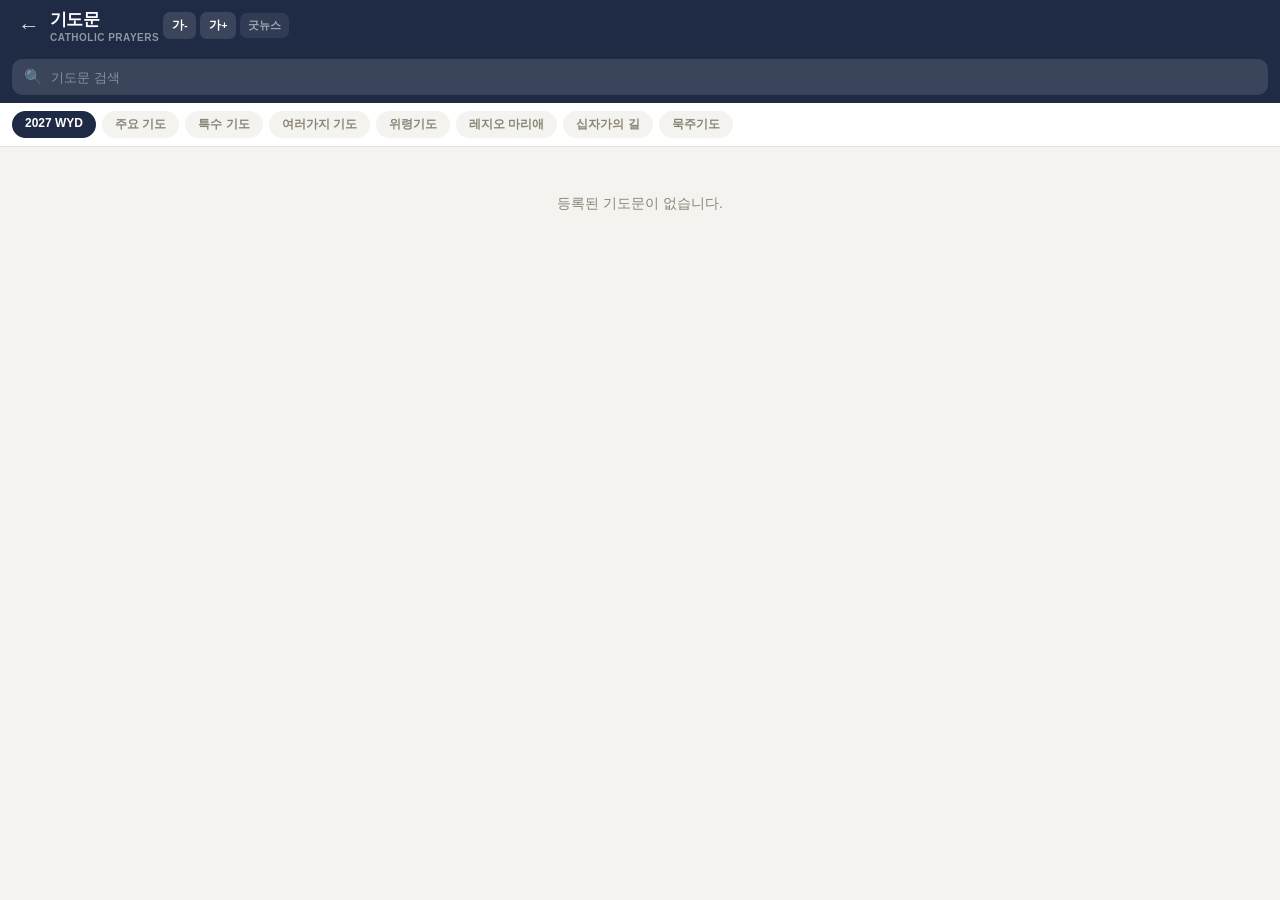
<file: prayer.html>
<!DOCTYPE html>
<html lang="ko">
<head>
<meta charset="UTF-8">
<meta name="viewport" content="width=device-width,initial-scale=1,viewport-fit=cover">
<meta name="mobile-web-app-capable" content="yes">
<!-- PWA -->
<link rel="manifest" href="manifest.json">
<meta name="mobile-web-app-capable" content="yes">
<meta name="apple-mobile-web-app-capable" content="yes">
<meta name="apple-mobile-web-app-status-bar-style" content="black-translucent">
<meta name="apple-mobile-web-app-title" content="길동무">
<link rel="apple-touch-icon" href="icon-192x192.png">
<meta name="theme-color" content="#1f2a44">
<title>기도문 — 가톨릭길동무</title>
<style>
/* ─── 변수 ────────────────────────────── */
:root {
  --d:       #1F2A44;
  --bg:      #F5F3EF;
  --card:    #FFFFFF;
  --bdr:     #E8E3D9;
  --gray:    #8B8477;
  --gray2:   #B5AFA7;
  --gold:    #C8962A;
  --gold-l:  #FEF3D8;
  --shadow:  0 2px 10px rgba(31,42,68,.10);
  --radius:  14px;
  --safe-t:  env(safe-area-inset-top, 0px);
  --safe-b:  env(safe-area-inset-bottom, 0px);
  /* prayer.js font variables (defaults before prApplyFont) */
  --pr-item-fs:   15px;
  --pr-body-fs:   15px;
  --pr-detail-fs: 15px;
  --pr-icon-sz:   34px;
  --pr-icon-fs:   18px;
}
@media (prefers-color-scheme: dark) {
  :root {
    --d:    #E8E4DC;
    --bg:   #1A1E2A;
    --card: #252B3B;
    --bdr:  #343B4F;
    --gray: #8B91A0;
    --gray2:#5C6278;
    --shadow: 0 2px 10px rgba(0,0,0,.30);
  }
}

*,*::before,*::after { box-sizing: border-box; margin: 0; padding: 0; }
html, body { height: 100%; overflow: hidden; background: var(--bg); color: var(--d);
  font-family: 'Apple SD Gothic Neo','Noto Sans KR',sans-serif;
  -webkit-tap-highlight-color: transparent; }

/* ─── 전체 레이아웃 ───────────────────── */
#prayer-view {
  display: flex; flex-direction: column;
  height: 100%; overflow: hidden;
}

/* ─── 헤더 바 ────────────────────────── */
.pr-bar {
  display: flex; align-items: center; gap: 4px;
  padding: calc(var(--safe-t) + 8px) 12px 8px;
  background: var(--d); flex-shrink: 0;
}
.pr-bar-back {
  background: none; border: none; color: rgba(255,255,255,.8);
  font-size: 22px; cursor: pointer; padding: 4px 6px; line-height: 1;
  flex-shrink: 0;
}
.pr-bar-title {
  flex: 1; font-size: 17px; font-weight: 800; color: #fff;
  letter-spacing: -.04em;
}
.pr-bar-sub {
  font-size: 10px; color: rgba(255,255,255,.5); font-weight: 600;
  letter-spacing: .05em; display: block; margin-top: 1px;
}
.pr-font-btns { display: flex; gap: 4px; }
.pr-font-btn {
  background: rgba(255,255,255,.12); border: none; color: #fff;
  border-radius: 7px; padding: 5px 9px; font-family: inherit;
  font-size: 12px; font-weight: 700; cursor: pointer;
}
.pr-font-btn:active { background: rgba(255,255,255,.25); }
#goodnews-prayer-btn {
  font-size: 11px; color: rgba(255,255,255,.55); text-decoration: none;
  padding: 5px 8px; flex-shrink: 0; font-weight: 600;
  background: rgba(255,255,255,.08); border-radius: 7px;
}

/* ─── 검색바 ──────────────────────────── */
.pr-search-bar {
  padding: 8px 12px; background: var(--d); flex-shrink: 0;
}
.pr-search-inner {
  display: flex; align-items: center; gap: 8px;
  background: rgba(255,255,255,.12); border-radius: 10px; padding: 0 12px;
}
#prayer-search-inp {
  flex: 1; height: 36px; background: none; border: none; outline: none;
  font-family: inherit; font-size: 13px; color: #fff;
}
#prayer-search-inp::placeholder { color: rgba(255,255,255,.4); }
.pr-search-ico { font-size: 15px; color: rgba(255,255,255,.5); }

/* ─── 탭 바 ───────────────────────────── */
#prayer-tabs {
  display: flex; overflow-x: auto; gap: 6px;
  padding: 8px 12px; background: var(--card);
  border-bottom: 1px solid var(--bdr);
  flex-shrink: 0; -webkit-overflow-scrolling: touch;
  scrollbar-width: none;
}
#prayer-tabs::-webkit-scrollbar { display: none; }
.pr-tab {
  white-space: nowrap; border: none; border-radius: 20px;
  padding: 5px 13px; font-family: inherit; font-size: 12px;
  font-weight: 700; cursor: pointer; flex-shrink: 0;
  background: var(--bg); color: var(--gray);
  transition: background .12s, color .12s;
}
.pr-tab.on {
  background: var(--d); color: #fff;
}

/* ─── 기도문 목록 ─────────────────────── */
#prayer-list-view {
  flex: 1; overflow-y: auto; -webkit-overflow-scrolling: touch;
  background: var(--bg);
}
#pr-list-ul { list-style: none; padding: 8px 0; }

.pr-item {
  display: flex; align-items: center; gap: 10px;
  padding: 11px 14px; border-bottom: 1px solid var(--bdr);
  border-left: 3px solid transparent;
  background: var(--card); cursor: pointer;
}
.pr-item:active { background: var(--bg); }
.pr-item-left { display: flex; align-items: center; gap: 10px; flex: 1; min-width: 0; }
.pr-icon-dot {
  width:  var(--pr-icon-sz);
  height: var(--pr-icon-sz);
  min-width: var(--pr-icon-sz);
  border-radius: 50%;
  display: flex; align-items: center; justify-content: center;
  font-size: var(--pr-icon-fs);
}
.pr-title { font-size: var(--pr-item-fs); font-weight: 600; color: var(--d);
  white-space: nowrap; overflow: hidden; text-overflow: ellipsis; }
.pr-item-right { display: flex; align-items: center; gap: 6px; flex-shrink: 0; }
.pr-star { background: none; border: none; font-size: 20px; cursor: pointer;
  color: var(--gray2); line-height: 1; padding: 4px; }
.pr-star.on { color: var(--gold); }
.pr-chevron { color: var(--gray2); font-size: 20px; }
.pr-empty { padding: 40px 20px; text-align: center; font-size: 14px; color: var(--gray); }

/* ─── 기도문 상세 ─────────────────────── */
#prayer-detail {
  position: fixed; inset: 0;
  background: var(--bg);
  display: flex; flex-direction: column;
  transform: translateX(100%);
  transition: transform .25s cubic-bezier(.32,.72,0,1);
  z-index: 100;
}
#prayer-detail.show { transform: translateX(0); }

#prayer-detail-hd {
  display: flex; align-items: center; gap: 8px;
  padding: calc(var(--safe-t) + 8px) 12px 10px;
  background: var(--d); flex-shrink: 0;
}
.pr-detail-back {
  background: none; border: none; color: rgba(255,255,255,.8);
  font-size: 22px; cursor: pointer; padding: 4px 6px; line-height: 1;
  flex-shrink: 0;
}
#prayer-detail-ttl {
  flex: 1; font-size: 16px; font-weight: 800; color: #fff;
  letter-spacing: -.03em; white-space: nowrap; overflow: hidden; text-overflow: ellipsis;
}
#pr-detail-star {
  background: none; border: none; font-size: 24px; cursor: pointer;
  color: rgba(255,255,255,.4); flex-shrink: 0; padding: 4px;
}
#pr-detail-star.on { color: var(--gold); }

#prayer-detail-body {
  flex: 1; overflow-y: auto; padding: calc(var(--safe-b) + 16px) 18px 48px;
  -webkit-overflow-scrolling: touch;
}
.pr-content-card { line-height: 1.85; }
.pr-body-title {
  font-size: calc(var(--pr-detail-fs) + 2px); font-weight: 800;
  color: var(--d); margin-bottom: 18px; letter-spacing: -.03em;
}
.pr-content-card p {
  font-size: var(--pr-detail-fs); color: var(--d);
  margin-bottom: 4px; word-break: keep-all;
}
.pr-content-card p.new_line { margin-bottom: 10px; }
.pr-content-card font { color: #B35C00; }
.pr-content-card u   { text-decoration: underline; text-underline-offset: 3px; }
.pr-content-card strong { font-weight: 800; }
.pr-symbol { font-weight: 700; }
</style>
</head>
<body>

<div id="prayer-view">
  <!-- 헤더 -->
  <div class="pr-bar">
    <button class="pr-bar-back" id="pr-back-btn" aria-label="뒤로">←</button>
    <div>
      <div class="pr-bar-title">기도문</div>
      <span class="pr-bar-sub">CATHOLIC PRAYERS</span>
    </div>
    <div class="pr-font-btns">
      <button class="pr-font-btn" onclick="window.prAdjustFont && window.prAdjustFont(-1)">가<small>-</small></button>
      <button class="pr-font-btn" onclick="window.prAdjustFont && window.prAdjustFont(+1)">가<small>+</small></button>
    </div>
    <a id="goodnews-prayer-btn"
       href="https://maria.catholic.or.kr/mobile/prayer/"
       target="_blank" rel="noopener" aria-label="굿뉴스 기도문">굿뉴스</a>
  </div>

  <!-- 검색 -->
  <div class="pr-search-bar">
    <div class="pr-search-inner">
      <span class="pr-search-ico" aria-hidden="true">🔍</span>
      <input type="text" id="prayer-search-inp"
             placeholder="기도문 검색" autocomplete="off" autocorrect="off" spellcheck="false">
    </div>
  </div>

  <!-- 카테고리 탭 (prayer.js가 동적으로 생성) -->
  <div id="prayer-tabs"></div>

  <!-- 기도문 목록 -->
  <div id="prayer-list-view">
    <ul class="pr-list" id="pr-list-ul"></ul>
  </div>

  <!-- 상세 보기 (prayer.js가 .show 토글) -->
  <div id="prayer-detail">
    <div id="prayer-detail-hd">
      <button class="pr-detail-back" onclick="window.prCloseDetail && window.prCloseDetail()">←</button>
      <div id="prayer-detail-ttl">기도문</div>
      <button id="pr-detail-star" class="pr-star"
              aria-label="즐겨찾기" onclick="window.prToggleDetailFav && window.prToggleDetailFav(event)">
        <span aria-hidden="true">★</span>
      </button>
    </div>
    <div id="prayer-detail-body">
      <div class="pr-content-card" id="prayer-detail-content"></div>
    </div>
  </div>
</div>

<script src="prayer.js?v=V1"></script>
<script>
/* ── 뒤로가기 (간단) ──────────────────────────────── */
history.replaceState({ v: 'prayer-list' }, '');

/* prayer.js의 상세 open hook → history state 추가 */
window._oaiPrayerPushDetailState = function() {
  history.pushState({ v: 'prayer-detail' }, '');
};
/* 버튼으로 상세 닫을 때 — popstate 없이 history 복원 */
window._oaiPrayerReplaceListState = function(reason) {
  if (reason !== 'prayer-detail-button-to-list') return;
  history.replaceState({ v: 'prayer-list' }, '');
};

window.addEventListener('popstate', function(e) {
  var v = e.state && e.state.v;
  if (v === 'prayer-detail') {
    if (typeof window.prCloseDetail === 'function') window.prCloseDetail({ skipTrap: true });
    history.pushState({ v: 'prayer-list' }, '');
  }
  // v === 'prayer-list': 브라우저가 index.html로 돌아감 (자연스러운 뒤로가기)
});

document.getElementById('pr-back-btn').addEventListener('click', function() {
  var detail = document.getElementById('prayer-detail');
  if (detail && detail.classList.contains('show')) {
    if (typeof window.prCloseDetail === 'function') window.prCloseDetail();
  } else {
    history.back();
  }
});

/* 검색 입력 시 실시간 렌더 */
document.getElementById('prayer-search-inp').addEventListener('input', function() {
  if (typeof window.prRenderList === 'function') window.prRenderList();
});

/* ── 초기화 ───────────────────────────────────────── */
document.addEventListener('DOMContentLoaded', function() {
  if (typeof window.initPrayerView === 'function') window.initPrayerView();
});
</script>
<script>
if ('serviceWorker' in navigator) {
  navigator.serviceWorker.register('./sw.js').catch(function(){});
}
</script>
</body>
</html>
</file>
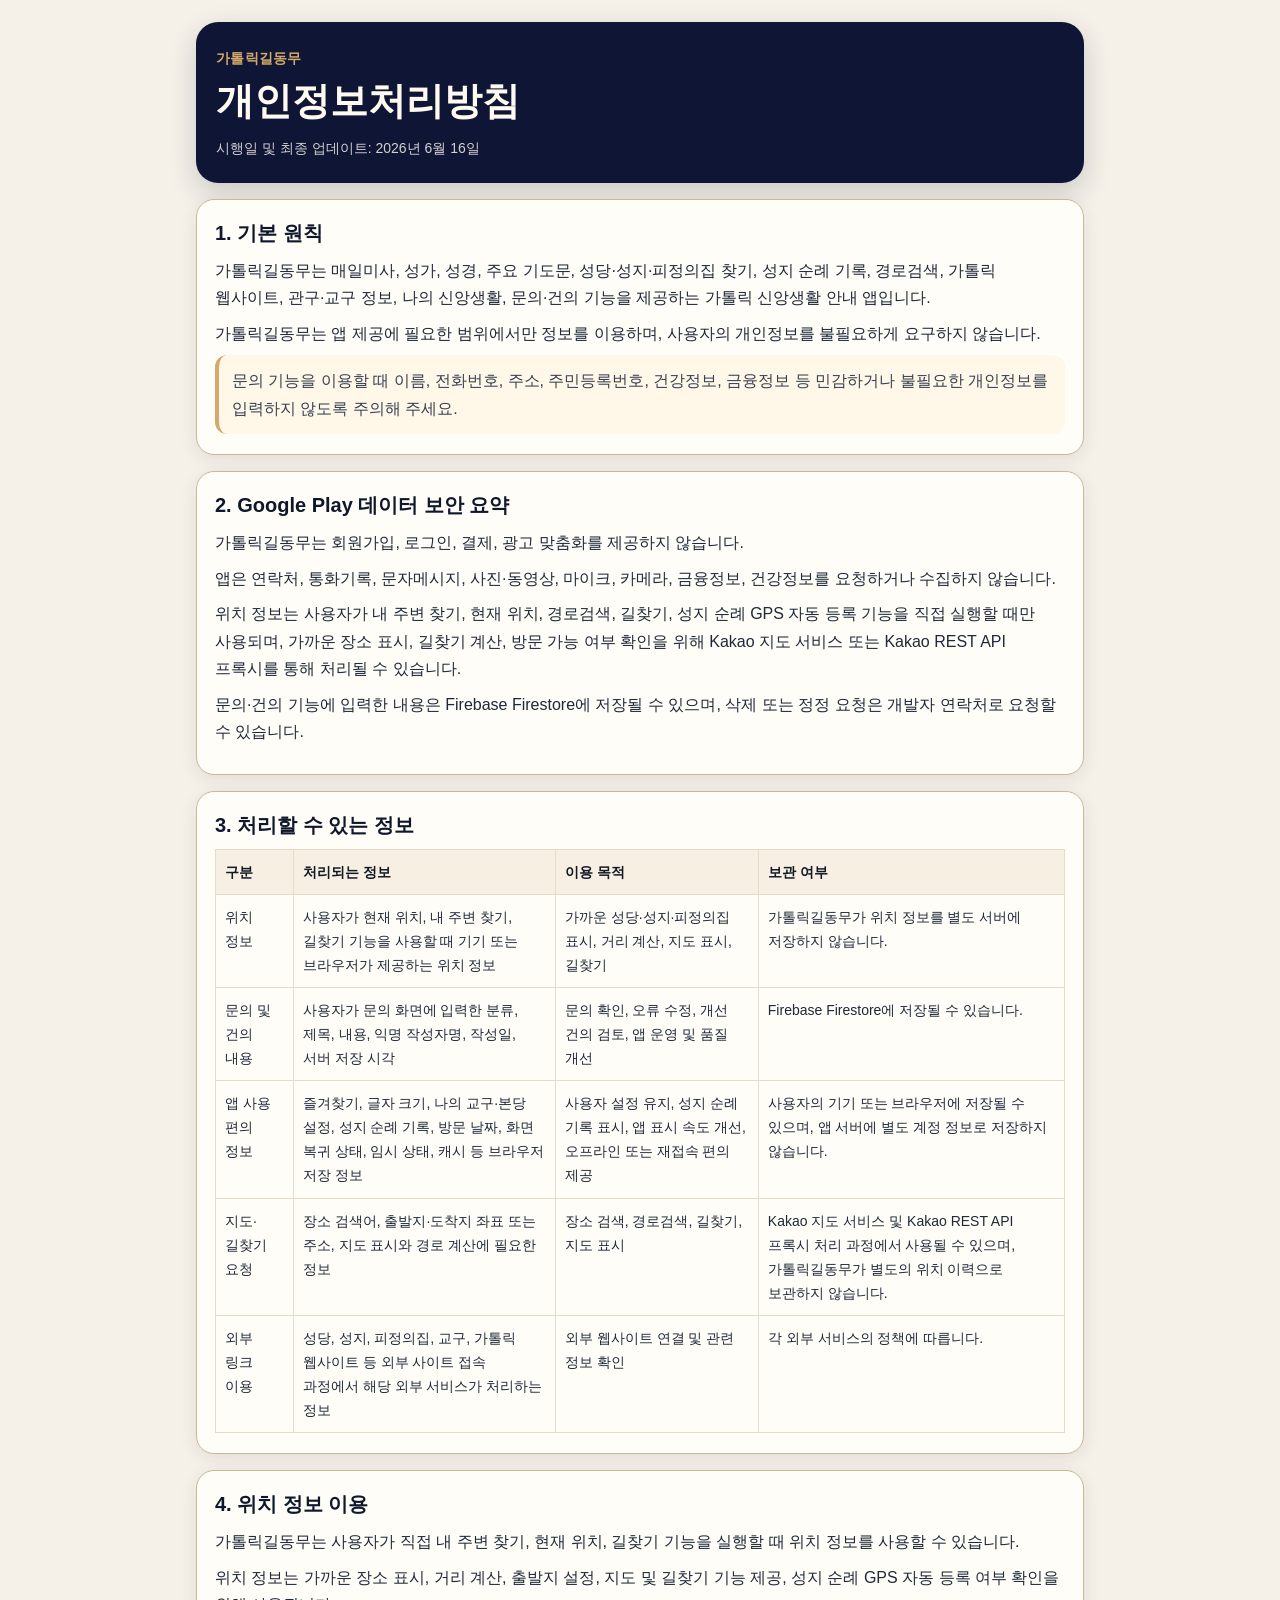
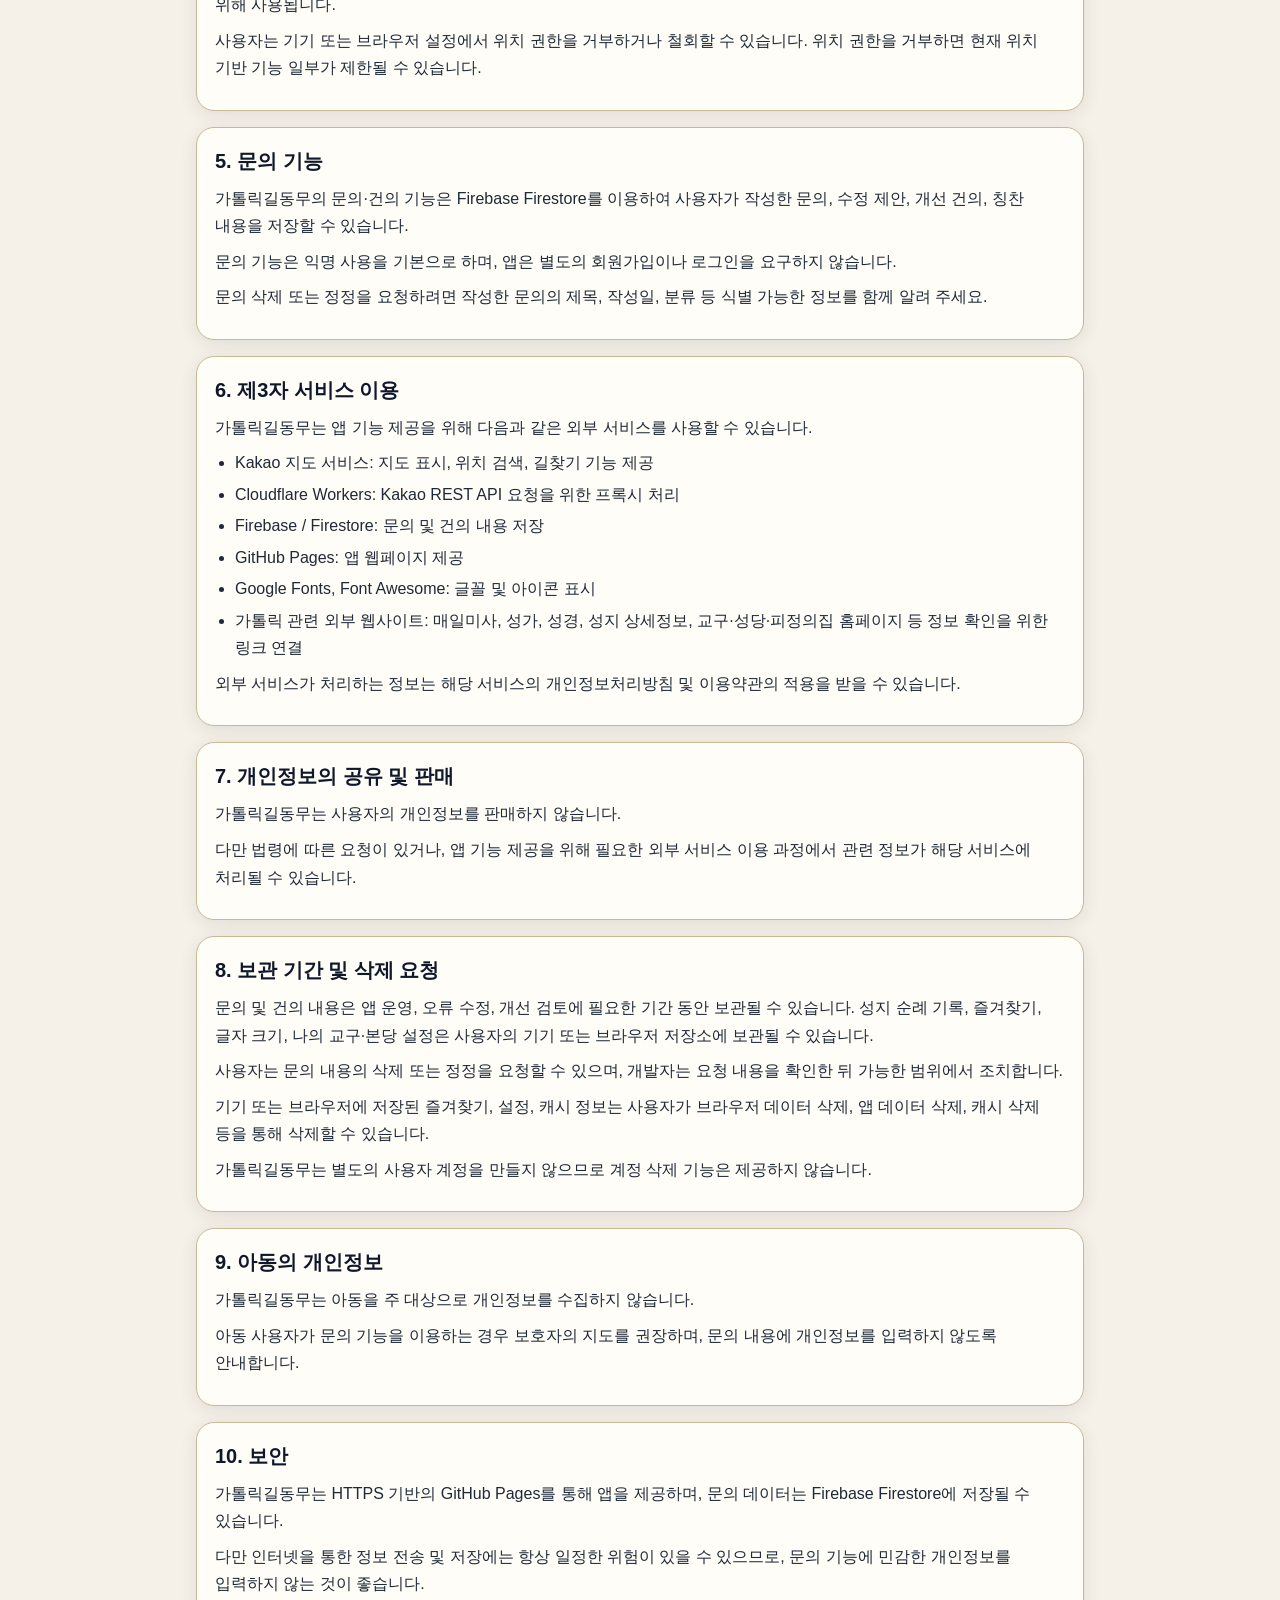
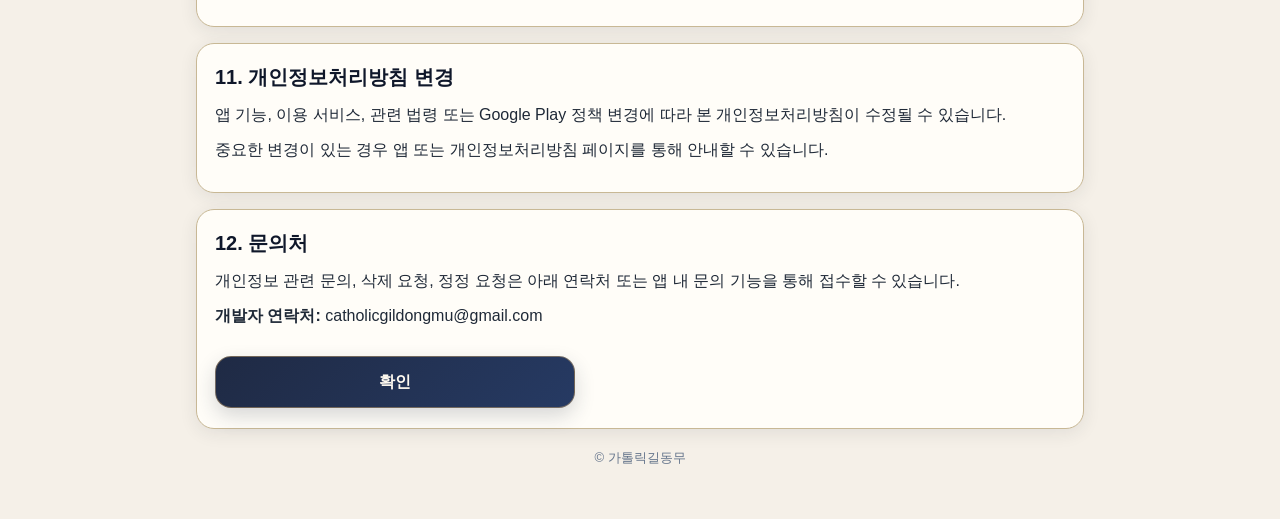
<file: privacy.html>
<!DOCTYPE html>
<html lang="ko">
<head>
  <meta charset="UTF-8">
  <meta name="viewport" content="width=device-width, initial-scale=1.0, maximum-scale=1.0">
  <title>개인정보처리방침 | 가톨릭길동무</title>
  <meta name="description" content="가톨릭길동무 개인정보처리방침">
  <style>
    * { box-sizing: border-box; }
    html, body { margin: 0; padding: 0; min-height: 100%; }
    body {
      font-family: -apple-system, BlinkMacSystemFont, "Segoe UI", "Noto Sans KR", Roboto, Arial, sans-serif;
      background: #f5f0e8;
      color: #1f2937;
      line-height: 1.72;
      word-break: keep-all;
      overflow-wrap: break-word;
    }
    .page {
      width: min(920px, 100%);
      margin: 0 auto;
      padding: calc(22px + env(safe-area-inset-top, 0px)) 16px 42px;
    }
    .hero {
      background: #0e1535;
      color: #fffaf0;
      border-radius: 22px;
      padding: 24px 20px 22px;
      box-shadow: 0 10px 28px rgba(14,21,53,.18);
    }
    .hero .eyebrow {
      margin: 0 0 8px;
      color: #d4aa6a;
      font-size: 14px;
      font-weight: 700;
      letter-spacing: .02em;
    }
    h1 {
      margin: 0;
      font-size: clamp(25px, 7vw, 38px);
      line-height: 1.22;
      font-weight: 800;
    }
    .updated {
      margin: 12px 0 0;
      color: rgba(255,250,240,.82);
      font-size: 14px;
    }
    .card {
      margin-top: 16px;
      background: #fffdf8;
      border: 1.5px solid #c8b895;
      border-radius: 18px;
      padding: 20px 18px;
      box-shadow: 0 4px 18px rgba(31,41,55,.09);
    }
    h2 {
      margin: 0 0 10px;
      color: #0f172a;
      font-size: 20px;
      line-height: 1.35;
    }
    h3 {
      margin: 18px 0 8px;
      color: #1f2a44;
      font-size: 17px;
    }
    p { margin: 8px 0; }
    ul { margin: 8px 0 0; padding-left: 20px; }
    li { margin: 4px 0; }
    .notice {
      border-left: 4px solid #d4aa6a;
      background: #fff8e8;
      padding: 12px 13px;
      border-radius: 12px;
      color: #374151;
    }
    .table-wrap { overflow-x: auto; margin-top: 10px; }
    table {
      width: 100%;
      border-collapse: collapse;
      min-width: 620px;
      font-size: 14px;
    }
    th, td {
      border: 1px solid #e5dccb;
      padding: 10px 9px;
      vertical-align: top;
      text-align: left;
    }
    th {
      background: #f7efe1;
      color: #111827;
      font-weight: 800;
    }
    a { color: #0f766e; font-weight: 700; }
    .footer {
      margin-top: 18px;
      text-align: center;
      color: #64748b;
      font-size: 13px;
    }
    .back-link {
      display: inline-flex;
      align-items: center;
      justify-content: center;
      margin-top: 16px;
      min-height: 44px;
      padding: 0 16px;
      border-radius: 999px;
      background: #1f2a44;
      color: #fffaf0;
      text-decoration: none;
      font-weight: 800;
      box-shadow: 0 6px 15px rgba(31,42,68,.2);
    }
  
    /* V1-83 privacy confirm button only */
    #privacy-back-app-link.privacy-confirm-button {
      width: min(360px, 100%);
      min-height: 52px;
      height: 52px;
      display: inline-flex;
      align-items: center;
      justify-content: center;
      margin: 18px auto 0;
      padding: 0 18px;
      border-radius: 16px;
      background: linear-gradient(135deg, #1f2a44 0%, #263a63 100%);
      color: #fffaf0 !important;
      border: 1.5px solid rgba(212,170,106,.45);
      box-shadow: 0 8px 20px rgba(31,42,68,.18);
      font-size: 16px;
      font-weight: 900;
      line-height: 1;
      letter-spacing: -.02em;
      text-decoration: none;
      box-sizing: border-box;
      text-align: center;
    }
    #privacy-back-app-link.privacy-confirm-button:active {
      transform: translateY(1px);
    }

  
    /* V1-83 privacy confirm no effect */
    #privacy-back-app-link.privacy-confirm-button {
      transition: none !important;
      animation: none !important;
      transform: none !important;
      -webkit-tap-highlight-color: transparent;
      touch-action: manipulation;
    }
    #privacy-back-app-link.privacy-confirm-button:active {
      transform: none !important;
      filter: none !important;
    }

  </style>
</head>
<body>
  <main class="page">
    <section class="hero" aria-labelledby="privacy-title">
      <p class="eyebrow">가톨릭길동무</p>
      <h1 id="privacy-title">개인정보처리방침</h1>
      <p class="updated">시행일 및 최종 업데이트: 2026년 6월 16일</p>
    </section>

    <section class="card">
      <h2>1. 기본 원칙</h2>
      <p>가톨릭길동무는 매일미사, 성가, 성경, 주요 기도문, 성당·성지·피정의집 찾기, 성지 순례 기록, 경로검색, 가톨릭 웹사이트, 관구·교구 정보, 나의 신앙생활, 문의·건의 기능을 제공하는 가톨릭 신앙생활 안내 앱입니다.</p>
      <p>가톨릭길동무는 앱 제공에 필요한 범위에서만 정보를 이용하며, 사용자의 개인정보를 불필요하게 요구하지 않습니다.</p>
      <div class="notice">문의 기능을 이용할 때 이름, 전화번호, 주소, 주민등록번호, 건강정보, 금융정보 등 민감하거나 불필요한 개인정보를 입력하지 않도록 주의해 주세요.</div>
    </section>

    <section class="card">
      <h2>2. Google Play 데이터 보안 요약</h2>
      <p>가톨릭길동무는 회원가입, 로그인, 결제, 광고 맞춤화를 제공하지 않습니다.</p>
      <p>앱은 연락처, 통화기록, 문자메시지, 사진·동영상, 마이크, 카메라, 금융정보, 건강정보를 요청하거나 수집하지 않습니다.</p>
      <p>위치 정보는 사용자가 내 주변 찾기, 현재 위치, 경로검색, 길찾기, 성지 순례 GPS 자동 등록 기능을 직접 실행할 때만 사용되며, 가까운 장소 표시, 길찾기 계산, 방문 가능 여부 확인을 위해 Kakao 지도 서비스 또는 Kakao REST API 프록시를 통해 처리될 수 있습니다.</p>
      <p>문의·건의 기능에 입력한 내용은 Firebase Firestore에 저장될 수 있으며, 삭제 또는 정정 요청은 개발자 연락처로 요청할 수 있습니다.</p>
    </section>

    <section class="card">
      <h2>3. 처리할 수 있는 정보</h2>
      <div class="table-wrap">
        <table>
          <thead>
            <tr>
              <th>구분</th>
              <th>처리되는 정보</th>
              <th>이용 목적</th>
              <th>보관 여부</th>
            </tr>
          </thead>
          <tbody>
            <tr>
              <td>위치 정보</td>
              <td>사용자가 현재 위치, 내 주변 찾기, 길찾기 기능을 사용할 때 기기 또는 브라우저가 제공하는 위치 정보</td>
              <td>가까운 성당·성지·피정의집 표시, 거리 계산, 지도 표시, 길찾기</td>
              <td>가톨릭길동무가 위치 정보를 별도 서버에 저장하지 않습니다.</td>
            </tr>
            <tr>
              <td>문의 및 건의 내용</td>
              <td>사용자가 문의 화면에 입력한 분류, 제목, 내용, 익명 작성자명, 작성일, 서버 저장 시각</td>
              <td>문의 확인, 오류 수정, 개선 건의 검토, 앱 운영 및 품질 개선</td>
              <td>Firebase Firestore에 저장될 수 있습니다.</td>
            </tr>
            <tr>
              <td>앱 사용 편의 정보</td>
              <td>즐겨찾기, 글자 크기, 나의 교구·본당 설정, 성지 순례 기록, 방문 날짜, 화면 복귀 상태, 임시 상태, 캐시 등 브라우저 저장 정보</td>
              <td>사용자 설정 유지, 성지 순례 기록 표시, 앱 표시 속도 개선, 오프라인 또는 재접속 편의 제공</td>
              <td>사용자의 기기 또는 브라우저에 저장될 수 있으며, 앱 서버에 별도 계정 정보로 저장하지 않습니다.</td>
            </tr>
            <tr>
              <td>지도·길찾기 요청</td>
              <td>장소 검색어, 출발지·도착지 좌표 또는 주소, 지도 표시와 경로 계산에 필요한 정보</td>
              <td>장소 검색, 경로검색, 길찾기, 지도 표시</td>
              <td>Kakao 지도 서비스 및 Kakao REST API 프록시 처리 과정에서 사용될 수 있으며, 가톨릭길동무가 별도의 위치 이력으로 보관하지 않습니다.</td>
            </tr>
            <tr>
              <td>외부 링크 이용</td>
              <td>성당, 성지, 피정의집, 교구, 가톨릭 웹사이트 등 외부 사이트 접속 과정에서 해당 외부 서비스가 처리하는 정보</td>
              <td>외부 웹사이트 연결 및 관련 정보 확인</td>
              <td>각 외부 서비스의 정책에 따릅니다.</td>
            </tr>
          </tbody>
        </table>
      </div>
    </section>

    <section class="card">
      <h2>4. 위치 정보 이용</h2>
      <p>가톨릭길동무는 사용자가 직접 내 주변 찾기, 현재 위치, 길찾기 기능을 실행할 때 위치 정보를 사용할 수 있습니다.</p>
      <p>위치 정보는 가까운 장소 표시, 거리 계산, 출발지 설정, 지도 및 길찾기 기능 제공, 성지 순례 GPS 자동 등록 여부 확인을 위해 사용됩니다.</p>
      <p>사용자는 기기 또는 브라우저 설정에서 위치 권한을 거부하거나 철회할 수 있습니다. 위치 권한을 거부하면 현재 위치 기반 기능 일부가 제한될 수 있습니다.</p>
    </section>

    <section class="card">
      <h2>5. 문의 기능</h2>
      <p>가톨릭길동무의 문의·건의 기능은 Firebase Firestore를 이용하여 사용자가 작성한 문의, 수정 제안, 개선 건의, 칭찬 내용을 저장할 수 있습니다.</p>
      <p>문의 기능은 익명 사용을 기본으로 하며, 앱은 별도의 회원가입이나 로그인을 요구하지 않습니다.</p>
      <p>문의 삭제 또는 정정을 요청하려면 작성한 문의의 제목, 작성일, 분류 등 식별 가능한 정보를 함께 알려 주세요.</p>
    </section>

    <section class="card">
      <h2>6. 제3자 서비스 이용</h2>
      <p>가톨릭길동무는 앱 기능 제공을 위해 다음과 같은 외부 서비스를 사용할 수 있습니다.</p>
      <ul>
        <li>Kakao 지도 서비스: 지도 표시, 위치 검색, 길찾기 기능 제공</li>
        <li>Cloudflare Workers: Kakao REST API 요청을 위한 프록시 처리</li>
        <li>Firebase / Firestore: 문의 및 건의 내용 저장</li>
        <li>GitHub Pages: 앱 웹페이지 제공</li>
        <li>Google Fonts, Font Awesome: 글꼴 및 아이콘 표시</li>
        <li>가톨릭 관련 외부 웹사이트: 매일미사, 성가, 성경, 성지 상세정보, 교구·성당·피정의집 홈페이지 등 정보 확인을 위한 링크 연결</li>
      </ul>
      <p>외부 서비스가 처리하는 정보는 해당 서비스의 개인정보처리방침 및 이용약관의 적용을 받을 수 있습니다.</p>
    </section>

    <section class="card">
      <h2>7. 개인정보의 공유 및 판매</h2>
      <p>가톨릭길동무는 사용자의 개인정보를 판매하지 않습니다.</p>
      <p>다만 법령에 따른 요청이 있거나, 앱 기능 제공을 위해 필요한 외부 서비스 이용 과정에서 관련 정보가 해당 서비스에 처리될 수 있습니다.</p>
    </section>

    <section class="card">
      <h2>8. 보관 기간 및 삭제 요청</h2>
      <p>문의 및 건의 내용은 앱 운영, 오류 수정, 개선 검토에 필요한 기간 동안 보관될 수 있습니다. 성지 순례 기록, 즐겨찾기, 글자 크기, 나의 교구·본당 설정은 사용자의 기기 또는 브라우저 저장소에 보관될 수 있습니다.</p>
      <p>사용자는 문의 내용의 삭제 또는 정정을 요청할 수 있으며, 개발자는 요청 내용을 확인한 뒤 가능한 범위에서 조치합니다.</p>
      <p>기기 또는 브라우저에 저장된 즐겨찾기, 설정, 캐시 정보는 사용자가 브라우저 데이터 삭제, 앱 데이터 삭제, 캐시 삭제 등을 통해 삭제할 수 있습니다.</p>
      <p>가톨릭길동무는 별도의 사용자 계정을 만들지 않으므로 계정 삭제 기능은 제공하지 않습니다.</p>
    </section>

    <section class="card">
      <h2>9. 아동의 개인정보</h2>
      <p>가톨릭길동무는 아동을 주 대상으로 개인정보를 수집하지 않습니다.</p>
      <p>아동 사용자가 문의 기능을 이용하는 경우 보호자의 지도를 권장하며, 문의 내용에 개인정보를 입력하지 않도록 안내합니다.</p>
    </section>

    <section class="card">
      <h2>10. 보안</h2>
      <p>가톨릭길동무는 HTTPS 기반의 GitHub Pages를 통해 앱을 제공하며, 문의 데이터는 Firebase Firestore에 저장될 수 있습니다.</p>
      <p>다만 인터넷을 통한 정보 전송 및 저장에는 항상 일정한 위험이 있을 수 있으므로, 문의 기능에 민감한 개인정보를 입력하지 않는 것이 좋습니다.</p>
    </section>

    <section class="card">
      <h2>11. 개인정보처리방침 변경</h2>
      <p>앱 기능, 이용 서비스, 관련 법령 또는 Google Play 정책 변경에 따라 본 개인정보처리방침이 수정될 수 있습니다.</p>
      <p>중요한 변경이 있는 경우 앱 또는 개인정보처리방침 페이지를 통해 안내할 수 있습니다.</p>
    </section>

    <section class="card">
      <h2>12. 문의처</h2>
      <p>개인정보 관련 문의, 삭제 요청, 정정 요청은 아래 연락처 또는 앱 내 문의 기능을 통해 접수할 수 있습니다.</p>
      <p><strong>개발자 연락처:</strong> catholicgildongmu@gmail.com</p>
      <a id="privacy-back-app-link" class="back-link privacy-confirm-button" href="javascript:void(0)">확인</a>
    </section>

    <p class="footer">© 가톨릭길동무</p>
  </main>

<script>
var oaiPrivacyReturning = false;
function oaiPreparePrivacyNoReturnEffectToApp(){
  try{
    sessionStorage.setItem('oai_internal_return_no_effect_once','1');
    sessionStorage.setItem('oai_internal_page_nav','privacy');
    sessionStorage.removeItem('oai_external_nav_started_at');
    sessionStorage.removeItem('oai_external_nav_pagehide');
    sessionStorage.removeItem('oai_external_nav_kind');
    sessionStorage.removeItem('oai_external_nav_pending');
    sessionStorage.removeItem('oai_external_nav_hold_until');
    sessionStorage.removeItem('oai_external_nav_force_release_at');
    sessionStorage.removeItem('oai_refresh_veil_until');
    sessionStorage.removeItem('oai_refresh_veil_hold_ms');
    sessionStorage.removeItem('oai_refresh_veil_reason');
    sessionStorage.removeItem('oai_refresh_veil_visible_until');
  }catch(e){}
}
function privacyCloseToApp(){
  if(oaiPrivacyReturning) return;
  oaiPrivacyReturning = true;
  oaiPreparePrivacyNoReturnEffectToApp();
  try{
    if(window.history && window.history.length > 1){
      window.history.back();
      return;
    }
  }catch(e){}
  window.location.href = 'index.html';
}
(function(){
  var closeTargets = document.querySelectorAll('[data-privacy-close], .privacy-close, #privacy-close-btn');
  closeTargets.forEach(function(el){
    el.addEventListener('click', function(e){
      e.preventDefault();
      privacyCloseToApp();
    }, {capture:true});
  });
  var back = document.getElementById('privacy-back-app-link');
  if(back){
    back.addEventListener('click', function(e){
      e.preventDefault();
      privacyCloseToApp();
    }, {capture:true});
  }
  window.addEventListener('pagehide', function(){
    oaiPreparePrivacyNoReturnEffectToApp();
  }, true);
  document.addEventListener('visibilitychange', function(){
    if(document.visibilityState === 'hidden') oaiPreparePrivacyNoReturnEffectToApp();
  }, true);
})();
</script>

</body>
</html>
</file>
<file: style.css>
:root {
  
  --navy:    #0e1535;
  --navy2:   #1f2a44;
  --navy3:   #243070;
  --gold:    #d4aa6a;
  --gold2:   #b8965a;
  --cream:   #f5f0e8;
  --ink:     #1f2937;
  --border:  #dde3f2;

  
  --tab-h:          80px;
  --mod-header-h:   70px;
  --sb:             0px;
  --st:             env(safe-area-inset-top, 0);
  --header-h:       calc(52px + env(safe-area-inset-top, 0));
  --module-tab-h:   48px;
  --mod-tabbar-h:   55px;
  --tab-btn-h:      40px;
  --map-tab-btn-h:  66px;
  --map-tab-fs:     15px;
  --map-tab-gap:    6px;
  --map-tab-icon-fs: 20px;
  --map-tab-icon-active-fs: 22px;
  --oai-search-input-h: 44px;
  --oai-search-input-fs: 15px;
  --oai-search-input-color: #111827;
  --oai-search-placeholder-color: #8a7d6d;
  --oai-search-icon-color: #6f675d;

  
  --oai-std-header-h:  70px;
  --oai-std-tab-h:     40px;
  --oai-std-tabbar-h:  55px;
  --oai-std-btn-h:     36px;
  --oai-std-title-fs:  20px;
  --oai-std-sub-fs:    11px;
  --oai-std-btn-fs:    14px;
  --oai-std-radius:    14px;
  --oai-std-gap:       8px;
  --oai-std-icon-sz:   28px;
  --oai-std-close-sz:  40px;
  --oai-category-enter-ms: 700ms;
  --oai-popup-enter-ms: 500ms;
  --oai-std-hdr-pad:   calc(10px + env(safe-area-inset-top, 0px));

  
  --fs-header:   22px;
  --fs-tab:      15px;
  --cover-emoji-size: 40px;
  --app-font-scale:      1;
  --ios-inner-font-scale: 1;
  --app-inner-font-scale: calc(var(--app-font-scale) * var(--ios-inner-font-scale));
  --pr-item-fs:  15px;
  --pr-body-fs:  16px;
  --pr-detail-fs: 17px;
  --pr-icon-fs:  17px;
  --pr-icon-sz:  36px;
  --app-fs-title: calc(16px * var(--app-inner-font-scale));
  --app-fs-sub:   calc(12px * var(--app-inner-font-scale));
  --app-fs-body:  calc(16px * var(--app-inner-font-scale));

  
  --oai-shrine-header:  #1f2a44;
  --oai-parish-header:  #3F4752;
  --oai-retreat-header: #3F6F5A;
  --oai-gold:           #d4aa6a;
  --oai-gold-border:    #c49a57;
  --oai-btn:            #eef1f4;
  --oai-btn-border:     #cfd6dd;
  --oai-btn-text:       #334155;
  --oai-ivory:          #e9deca;
  --oai-ivory-border:   #d6c6a8;
  --oai-pilgrimage-header-solid: #1f2a44;

  
  --mode-header-bg:    linear-gradient(135deg, #1f2a44, #2d3a5f);
  --mode-header-solid: #1f2a44;
  --mode-active-bg:    linear-gradient(135deg, #243a83, #1f2f6b);
  --mode-active-color: #fff;
  --mode-filter-bg:    rgba(255,255,255,.12);
  --mode-filter-color: rgba(255,255,255,.92);
  --mode-filter-border: rgba(255,255,255,.28);
  --mode-filter-active-bg:    #fff4de;
  --mode-filter-active-color: #7a5a23;
  --mode-filter-active-border: #fff4de;
  --mode-tab-active-bg:  linear-gradient(135deg, #243a83, #1f2f6b);
  --mode-tab-active-border: transparent;
  --mode-badge-bg:   #f4ead6;
  --mode-badge-color: #a25f32;
  --mode-dist-color: #b07a3d;
  --mode-name-color: var(--ink);
  --mode-num-bg:     #1f2a44;
  --mode-num-color:  #fff;
  --mode-sm-tab-inactive-bg:  #f0f2f8;
  --mode-sm-tab-inactive-color: #526274;
  --mode-sm-tab-inactive-border: rgba(31,47,107,.22);
  --mode-srch-modal-bg: #1f2a44;

  
  --shrine-main:    #1f2a44;
  --shrine-main-2:  #2d3a5f;
  --shrine-soft:    #f4ead6;
  --shrine-soft-2:  #e8dcc8;

  
  --parish-bg:      #4B5563;
  --parish-active:  #4B5563;
  --parish-accent:  #F1F3F5;
  --church-main:    #4B5563;
  --church-main-2:  #374151;
  --church-soft:    #ECEFF3;
  --church-soft-2:  #F8FAFC;

  
  --retreat-bg:      #3F6F5A;
  --retreat-main:    #3F6F5A;
  --retreat-main-2:  #345C4B;
  --retreat-soft:    #DDECE5;
  --retreat-active:  #3F6F5A;
  --retreat-accent:  #DDECE5;
  --retreat-soft-2:  #F6FBF8;
  --dist-retreat:    #3F6F5A;

  
  --addr-color:   #6b7280;
  --dist-parish:  #4B5563;

  
  --color-1: #8b2020;
  --color-2: #1f2a44;
  --color-3: #b8965a;
  --color-4: #374151;
  --color-5: #4F846C;
  --color-6: #5c4a37;
  --color-7: #1a3560;
  --color-8: #374151;

  
  --bg-color:   #f7f0e5;
  
  --cover-top-safe: calc(env(safe-area-inset-top, 0px) + clamp(60px, calc(var(--cover-vh, 1vh) * 9.2), 82px));
  --cover-bottom-safe: calc(env(safe-area-inset-bottom, 0px) + clamp(7px, calc(var(--cover-vh, 1vh) * 1.1), 10px));
  --cover-h:    calc(var(--cover-vh, 1vh) * 100);
  --cover-main-gap: clamp(5px, calc(var(--cover-vh, 1vh) * 0.82), 8px);
  --cover-note-reserve: clamp(66px, calc(var(--cover-vh, 1vh) * 7.1), 82px);
  --cover-action-h: 50px;
  --cover-action-h-compact: 48px;
  --cover-action-gap: clamp(5px, 1.4vw, 9px);
  --cover-action-radius: 16px;
  --cover-action-font: calc(14px * var(--app-font-scale, 1));
  --cover-action-font-compact: calc(12.8px * var(--app-font-scale, 1));
  --cover-faith-cross-font: calc(18px * var(--app-font-scale, 1));
  --cover-faith-cross-font-compact: calc(14.5px * var(--app-font-scale, 1));
  --text-main:  #3e362e;
  --text-sub:   #7a7065;
  --card-bg:    #ffffff;

  
  --bg-unified:  #f5f0e8;
  --stone:       #f3eee5;
  --stone-2:     #ebe3d7;
  --paper:       #fffdf9;
  --panel:       #fffaf2;
  --line-soft:   #e7ddcf;

  
  --shadow-soft: 0 12px 30px rgba(14,21,53,.10);
  --shadow-card: 0 16px 34px rgba(17,24,39,.11);

  
  --v4-bg-ivory: #F5F1E8;
  --v4-bg-cream: #f5f0e8;
  --v4-surface-white: #fff;
  --v4-surface-paper: #ffffff;
  --v4-header-navy: #1f2a44;
  --v4-parish-gray: #4B5563;
  --v4-retreat-green: #3F6F5A;
  --v4-gold: #d4aa6a;
  --v4-brown: #B7791F;
  --v4-text-strong: #111827;
  --v4-text-main: #1f2937;
  --v4-text-muted: #6B7280;
  --v4-line-soft: #e5e7eb;

  
  --v4-close-size: 40px;
  --v4-close-size-sm: 30px;
  --v4-close-border: 1.5px solid currentColor;
  --v4-close-bg: transparent;
  --v4-radius-pill: 999px;
  --v4-radius-card: 13px;
  --v4-radius-panel: 16px;
  --v4-card-gap: 12px;
  --v4-list-pad-x: 14px;
  --v4-list-pad-bottom: calc(86px + env(safe-area-inset-bottom, 0));
  --v4-card-bg-warm: #fffbf2;
  --v4-card-border-warm: #c8b79f;
  --v4-card-shadow-soft: 0 1px 8px rgba(0,0,0,.06);

  
  --ui-ink:         #141b2d;
  --ui-ink-soft:    #4d5a75;
  --ui-line:        #e6dfd3;
  --ui-line-strong: #d9cfbf;
  --ui-panel:       #ffffff;
  --ui-bg:          #f7f4ee;
  --ui-surface:     #fbfaf7;
  --ui-card:        #ffffff;
  --ui-text:        #1f2937;
  --ui-sub:         #7b8794;
  --ui-blue:        #3563ff;
  --ui-rose:        #d94f70;
  --ui-teal:        #118a7e;
  --ui-amber:       #f59e0b;
  --pilgrim:        #1565c0;
  --shrine:        #c0392b;
  --martyr:        #1b7a3e;
}



/* V6-123: iOS는 기존 ios-device 보정을 유지하고, Android/비 iOS만 화면 비율별 기본 스케일을 분류한다. */
html:not(.ios-device).oai-screen-compact-short {
  --app-font-scale: .94;
  --tab-h: 74px;
  --mod-header-h: 64px;
  --oai-std-header-h: 64px;
  --oai-std-tab-h: 36px;
  --oai-std-tabbar-h: 51px;
  --oai-std-btn-h: 34px;
  --oai-std-title-fs: 18px;
  --oai-std-sub-fs: 10px;
  --oai-std-btn-fs: 13px;
  --oai-std-gap: 6px;
  --cover-action-h: 47px;
}
html:not(.ios-device).oai-screen-tall-phone {
  --app-font-scale: .99;
  --tab-h: 80px;
  --mod-header-h: 68px;
  --oai-std-header-h: 68px;
  --oai-std-tab-h: 39px;
  --oai-std-tabbar-h: 54px;
  --oai-std-btn-h: 36px;
  --oai-std-title-fs: 19px;
  --oai-std-sub-fs: 10.5px;
  --oai-std-gap: 8px;
  --cover-action-h: 50px;
}
html:not(.ios-device).oai-screen-fold-wide {
  --app-font-scale: 1;
  --tab-h: 74px;
  --mod-header-h: 64px;
  --oai-std-header-h: 64px;
  --oai-std-tab-h: 36px;
  --oai-std-tabbar-h: 52px;
  --oai-std-btn-h: 34px;
  --oai-std-title-fs: 19px;
  --oai-std-sub-fs: 10.5px;
  --oai-std-gap: 7px;
  --cover-action-h: 48px;
}

html.parish-mode {
  --mode-header-bg:    linear-gradient(135deg, #374151, var(--v4-parish-gray));
  --mode-header-solid: var(--v4-parish-gray);
  --mode-active-bg:    var(--v4-parish-gray);
  --mode-filter-active-bg:    var(--v4-parish-gray);
  --mode-filter-active-color: var(--v4-surface-paper);
  --mode-filter-active-border: #374151;
  --mode-tab-active-bg:  linear-gradient(135deg, #374151, var(--v4-parish-gray));
  --mode-badge-bg:    #ECEFF3;
  --mode-badge-color: #374151;
  --mode-dist-color:  var(--v4-parish-gray);
  --mode-name-color:  #334155;
  --mode-num-bg:      var(--v4-parish-gray);
  --mode-sm-tab-inactive-bg:    #F1F5F9;
  --mode-sm-tab-inactive-color: var(--v4-parish-gray);
  --mode-sm-tab-inactive-border: rgba(75,85,99,.28);
  --mode-srch-modal-bg: var(--v4-parish-gray);
}

html.retreat-mode {
  --mode-header-bg:    linear-gradient(135deg, var(--v4-retreat-green), #4F846C);
  --mode-header-solid: #4F846C;
  --mode-active-bg:    var(--retreat-active);
  --mode-filter-bg:    rgba(255,255,255,.14);
  --mode-filter-color: rgba(255,255,255,.92);
  --mode-filter-border: rgba(255,255,255,.30);
  --mode-filter-active-bg:    #4F846C;
  --mode-filter-active-color: var(--v4-surface-white);
  --mode-filter-active-border: var(--v4-retreat-green);
  --mode-tab-active-bg:  linear-gradient(135deg, var(--v4-retreat-green), #4F846C);
  --mode-tab-active-border: transparent;
  --mode-badge-bg:    var(--retreat-soft);
  --mode-badge-color: var(--v4-retreat-green);
  --mode-dist-color:  #4F846C;
  --mode-name-color:  var(--v4-retreat-green);
  --mode-num-bg:      #4F846C;
  --mode-sm-tab-inactive-bg:    #F6FBF8;
  --mode-sm-tab-inactive-color: var(--v4-retreat-green);
  --mode-sm-tab-inactive-border: rgba(107,143,113,.22);
  --mode-srch-modal-bg: #4F846C;
}

html.ios-device {
  --ios-inner-font-scale: .91;
  --tab-h:           80px;
  --mod-header-h:    60px;
  --oai-std-header-h: 60px;
  --oai-std-tab-h:   30px;
  --oai-std-btn-h:   30px;
  --oai-std-gap:     6px;
  --oai-ios-std-tabbar-h: 55px;
  --oai-ios-std-tab-btn-h: 40px;
}

*, *::before, *::after {
  box-sizing: border-box;
  margin: 0;
  padding: 0;
  -webkit-tap-highlight-color: transparent;
}
html, body {
  width: 100%;
  height: 100%;
  background: var(--bg-color);
  font-family: 'Noto Sans KR', sans-serif;
  overscroll-behavior: none;
  overflow: hidden;
  -webkit-text-size-adjust: 100%;
  text-size-adjust: 100%;
  color-scheme: light;
  max-width: 100vw;
  overflow-x: hidden;
}
::-webkit-scrollbar { width: 4px; }
::-webkit-scrollbar-thumb { background: rgba(26,36,86,.15); border-radius: 2px; }

#cover {
  position: fixed;
  top: 0;
  left: 0;
  right: 0;
  bottom: 0;
  z-index: 9999;
  display: flex;
  flex-direction: column;
  align-items: center;
  justify-content: flex-start;
  overflow: hidden;
  background-color: var(--bg-color);
  color: var(--text-main);
  font-family: 'Apple SD Gothic Neo', 'Malgun Gothic', sans-serif;
  padding-top: var(--cover-top-safe);
  padding-bottom: calc(var(--cover-bottom-safe) + var(--cover-note-reserve));
  box-sizing: border-box;
  height: var(--cover-h);
  min-height: var(--cover-h);
  max-height: var(--cover-h);
}

html.app-active #cover { display: none; }

#app {
  display: none;
  position: fixed;
  inset: 0;
  z-index: 1;
}
html.app-active #app { display: block; }

#tabbar {
  position: fixed;
  top: 0;
  left: 0;
  right: 0;
  z-index: 950;
  display: grid;
  grid-template-columns: repeat(4, minmax(0, 1fr));
  height: calc(var(--tab-h) + env(safe-area-inset-top, 0px));
  min-height: calc(var(--tab-h) + env(safe-area-inset-top, 0px));
  padding: calc(env(safe-area-inset-top, 0px) + 5px) 7px 6px;
  gap: 5px;
  align-items: stretch;
  overflow: hidden;
  background: rgba(255,255,255,.97);
  border-bottom: 1.5px solid var(--gold);
  box-shadow: none;
  transform: translateZ(0);
}
.tab-btn {
  width: 100%;
  height: var(--map-tab-btn-h);
  min-height: var(--map-tab-btn-h);
  display: flex;
  flex-direction: column;
  align-items: center;
  justify-content: center;
  gap: var(--map-tab-gap);
  padding: 6px 2px 5px;
  border-radius: 13px;
  border: 1.5px solid var(--oai-btn-border);
  background: var(--oai-btn);
  color: var(--oai-btn-text);
  font-size: var(--map-tab-fs);
  font-weight: 800;
  font-family: inherit;
  cursor: pointer;
  white-space: nowrap;
  overflow: hidden;
  line-height: 1.05;
  letter-spacing: -.055em;
  box-shadow: none;
  transition: background .18s, color .18s, border-color .18s;
  margin: 0;
  box-sizing: border-box;
}
.tab-btn.active {
  background: var(--gold);
  color: var(--v4-surface-white);
  border-color: var(--gold2);
  box-shadow: none;
}

html:not(.parish-mode):not(.retreat-mode) #tabbar .tab-btn.active {
  background: linear-gradient(135deg, #243a83, #1f2f6b);
  color: var(--v4-surface-white);
  border-color: transparent;
  box-shadow: 0 4px 12px rgba(31,47,107,.18);
}
html.parish-mode #tabbar .tab-btn.active {
  background: linear-gradient(135deg, #334155, #475569);
  color: var(--v4-surface-white);
  border-color: transparent;
  box-shadow: 0 4px 12px rgba(71,85,105,.18);
}
html.retreat-mode #tabbar .tab-btn {
  background: var(--v4-surface-paper);
  color: var(--v4-retreat-green);
  border: 1.5px solid #cfe8d8;
  box-shadow: none;
}
html.retreat-mode #tabbar .tab-btn.active {
  background: linear-gradient(135deg, var(--v4-retreat-green), #4F846C);
  color: var(--v4-surface-paper);
  border-color: transparent;
  box-shadow: 0 4px 12px rgba(107,143,113,.16);
}

html.retreat-mode #tab-list-lbl {
  font-size: 14px;
  letter-spacing: -0.065em;
}
.tab-icon {
  font-size: var(--map-tab-icon-fs);
  line-height: 1;
  display: block;
  flex: 0 0 auto;
}
.tab-btn.active .tab-icon { font-size: var(--map-tab-icon-active-fs); }
.tab-btn span:not(.tab-icon) {
  display: block;
  font-size: var(--map-tab-fs);
  white-space: nowrap;
  overflow: hidden;
  line-height: 1.05;
  max-width: 100%;
  word-break: keep-all;
}

#map-wrap {
  position: fixed;
  top: calc(var(--tab-h) + env(safe-area-inset-top, 0px));
  left: 0;
  right: 0;
  bottom: 0;
}
#map { width: 100%; height: 100%; }

#loc-btn {
  position: absolute;
  right: 12px;
  bottom: calc(18px + env(safe-area-inset-bottom, 0));
  height: 36px;
  background: var(--v4-surface-white);
  border-radius: 18px;
  box-shadow: 0 2px 8px rgba(0,0,0,.25);
  border: none;
  cursor: pointer;
  font-size: 13px;
  font-weight: 700;
  color: #1565c0;
  display: flex;
  align-items: center;
  gap: 4px;
  padding: 0 12px;
  z-index: 400;
  font-family: inherit;
}
#legend {
  position: absolute;
  left: 12px;
  bottom: calc(18px + env(safe-area-inset-bottom, 0));
  background: rgba(255,255,255,.95);
  border-radius: 10px;
  padding: 8px 12px;
  z-index: 400;
  font-size: 11px;
  border: 1px solid #e8e8e8;
}
.leg-row { display: flex; align-items: center; gap: 6px; margin-bottom: 3px; }
.leg-row:last-child { margin-bottom: 0; }
.leg-dot { width: 9px; height: 9px; border-radius: 50%; flex-shrink: 0; }

#route-guide {
  display: none;
  position: absolute;
  top: 12px;
  left: 50%;
  transform: translateX(-50%);
  background: var(--navy);
  color: var(--v4-surface-white);
  padding: 8px 18px;
  border-radius: 22px;
  font-size: 13px;
  font-weight: 700;
  z-index: 500;
  white-space: nowrap;
  border: 1px solid rgba(212,170,106,.4);
  pointer-events: none;
}
#route-guide.on { display: block; }

.map-category-close {
  position: absolute;
  top: 12px;
  right: 12px;
  z-index: 650;
  width: var(--v4-close-size);
  height: var(--v4-close-size);
  border-radius: var(--v4-radius-pill);
  border: var(--v4-close-border);
  background: var(--v4-close-bg);
  color: var(--v4-text-strong);
  font-size: 28px;
  font-weight: 900;
  display: flex;
  align-items: center;
  justify-content: center;
  box-shadow: none;
  cursor: pointer;
  font-family: inherit;
}
.map-category-close:active { transform: scale(.96); }

.sheet {
  position: fixed;
  top: calc(var(--tab-h) + env(safe-area-inset-top, 0));
  left: 0;
  right: 0;
  bottom: 0;
  background: linear-gradient(180deg, #fbf7f1, #f4efe6);
  z-index: 800;
  display: flex;
  flex-direction: column;
  transform: translateY(100%);
  transition: transform .25s cubic-bezier(.4,0,.2,1);
  overflow: hidden;
  will-change: transform;
}
.sheet.open { transform: none; }
.sheet.from-right { transform: translateX(100%); transition: none !important; }
.sheet.from-left  { transform: translateX(-100%) !important; transition: none !important; }
.sheet.from-right.open,
.sheet.from-left.open  { transform: translate(0,0) !important; transition: transform .28s cubic-bezier(.4,0,.2,1); }
.sheet.exit-left  { transform: translateX(-100%); }
.sheet.exit-right { transform: translateX(100%); }

.sheet-hd {
  background: var(--mode-header-solid);
  padding: 8px 14px;
  min-height: 48px;
  display: flex;
  align-items: center;
  justify-content: space-between;
  flex-shrink: 0;
  border-bottom: 2px solid var(--gold);
}
.sheet-title {
  font-size: 15px;
  font-weight: 800;
  color: #c49b56;
  line-height: 1.2;
  letter-spacing: .04em;
}
.sheet-x {
  background: transparent;
  border: none;
  border-radius: 0;
  color: #c49b56;
  font-size: 28px;
  font-weight: 900;
  line-height: 1;
  width: var(--v4-close-size);
  height: var(--v4-close-size);
  min-width: var(--v4-close-size);
  flex: 0 0 var(--v4-close-size);
  display: flex;
  align-items: center;
  justify-content: center;
  cursor: pointer;
  box-shadow: none;
}
.sheet-body {
  flex: 1;
  overflow-y: auto;
  -webkit-overflow-scrolling: touch;
  overscroll-behavior: contain;
  background: var(--ui-bg);
}
.sheet > .srch-bar {
  position: sticky;
  top: 0;
  z-index: 11;
  flex-shrink: 0;
}

#sheet-route {
  top: auto;
  max-height: 52vh;
  border-radius: 16px 16px 0 0;
  border-top: 2px solid var(--gold2);
  box-shadow: 0 -3px 16px rgba(0,0,0,.25);
  padding-bottom: env(safe-area-inset-bottom, 0);
  overflow-y: auto;
  position: fixed;
}
#sheet-route.route-waypoint-scroll {
  max-height: min(42vh, 330px);
  overflow-y: auto;
  -webkit-overflow-scrolling: touch;
  overscroll-behavior: contain;
}
#sheet-route.route-waypoint-scroll #rs-top,
#sheet-route.route-waypoint-scroll #rs-bottom {
  flex-shrink: 0;
}
#sheet-route.route-waypoint-scroll .rs-route-stack {
  min-height: max-content;
}
html.ios-device #app #sheet-route.route-waypoint-scroll {
  max-height: min(40vh, 310px);
}
.route-sheet-x {
  position: absolute;
  top: 10px;
  right: 12px;
  z-index: 50;
  pointer-events: auto;
  touch-action: manipulation;
  width: var(--v4-close-size-sm);
  height: var(--v4-close-size-sm);
  border-radius: 0;
  border: none;
  background: var(--v4-close-bg);
  color: var(--v4-text-strong);
  font-size: 20px;
  font-weight: 900;
  line-height: 1;
  display: flex;
  align-items: center;
  justify-content: center;
  box-shadow: none;
  cursor: pointer;
  font-family: inherit;
}
.route-sheet-x:active { transform: scale(.96); }

.srch-bar {
  padding: 8px 12px 6px;
  background: var(--mode-header-solid);
  flex-shrink: 0;
  border-bottom: 2px solid var(--gold);
}
.filter-bar {
  display: flex;
  overflow-x: auto;
  gap: 6px;
  min-height: 48px;
  padding: 6px 10px;
  align-items: center;
  background: var(--mode-header-solid);
  flex-shrink: 0;
  border-bottom: 2px solid var(--gold);
  scrollbar-width: none;
  position: sticky;
  top: 0;
  z-index: 10;
}
.filter-bar::-webkit-scrollbar { display: none; }

.srch-inner, #srch-modal .sm-si {
  display: flex;
  align-items: center;
  background: #efe7d7;
  border: 1.5px solid #d4c7ad;
  border-radius: 10px;
  padding: 0 14px;
  height: var(--oai-search-input-h);
  min-height: var(--oai-search-input-h);
  box-shadow: none;
  box-sizing: border-box;
}
.srch-inner input, #srch-modal .sm-si input {
  flex: 1;
  min-width: 0;
  height: 100%;
  min-height: var(--oai-search-input-h);
  background: none;
  border: none;
  outline: none;
  font-size: calc(var(--oai-search-input-fs) * var(--app-inner-font-scale,1));
  font-weight: 600;
  color: var(--oai-search-input-color);
  -webkit-text-fill-color: var(--oai-search-input-color);
  line-height: 1.2;
  font-family: inherit;
  box-sizing: border-box;
  width: 100%;
}
.srch-inner input::placeholder, #srch-modal .sm-si input::placeholder {
  font-size: calc(var(--oai-search-input-fs) * var(--app-inner-font-scale,1));
  font-weight: 500;
  color: var(--oai-search-placeholder-color);
}
.srch-x { background: none; border: none; color: rgba(255,255,255,.58); font-size: 24px; font-weight: 900; line-height: 1; width: 30px; height: 30px; min-width: 30px; cursor: pointer; padding: 0; display: none; align-items: center; justify-content: center; }

.filter-btn, .region-search-btn {
  flex-shrink: 0;
  height: 34px;
  min-height: 34px;
  padding: 0 12px;
  border-radius: 12px;
  border: 1.5px solid var(--mode-filter-border);
  background: var(--mode-filter-bg);
  color: var(--mode-filter-color);
  font-size: 14px;
  line-height: 1.15;
  font-weight: 600;
  font-family: inherit;
  cursor: pointer;
  white-space: nowrap;
  display: inline-flex;
  align-items: center;
  justify-content: center;
  box-sizing: border-box;
  box-shadow: none;
}
.filter-btn.active {
  background: var(--mode-filter-active-bg);
  color: var(--mode-filter-active-color);
  border-color: var(--mode-filter-active-border);
  font-weight: 800;
}

.region-wrap {
  padding: 7px 10px 6px;
  background: var(--mode-header-solid);
  flex-shrink: 0;
  border-bottom: 2px solid var(--gold);
  width: 100%;
  max-width: 100%;
  box-sizing: border-box;
  overflow: hidden;
}
.region-row {
  display: grid;
  grid-template-columns: minmax(0,1fr) auto;
  align-items: center;
  gap: 8px;
  width: 100%;
  max-width: 100%;
  box-sizing: border-box;
}
.region-row .srch-inner {
  width: 100%;
  max-width: 100%;
  min-width: 0;
  box-sizing: border-box;
}
.region-row .srch-inner input {
  min-width: 0;
  max-width: 100%;
  box-sizing: border-box;
}

#region-inp {
  font-size: calc(var(--oai-search-input-fs) * var(--app-inner-font-scale,1)) !important;
  font-weight: 600 !important;
  line-height: 1.2 !important;
  color: var(--oai-search-input-color) !important;
  -webkit-text-fill-color: var(--oai-search-input-color) !important;
}
#region-inp::placeholder {
  font-size: calc(var(--oai-search-input-fs) * var(--app-inner-font-scale,1)) !important;
  font-weight: 500 !important;
  color: var(--oai-search-placeholder-color) !important;
  -webkit-text-fill-color: var(--oai-search-placeholder-color) !important;
}
.region-search-btn {
  padding: 0 16px;
  height: 46px;
  min-height: 46px;
  border-radius: 16px;
  border: 1px solid rgba(255,255,255,.24);
  background: rgba(31,42,68,.92);
  color: var(--v4-surface-white);
  font-size: 16px;
  line-height: 1.2;
  font-weight: 800;
  font-family: inherit;
  cursor: pointer;
  flex-shrink: 0;
}
html.retreat-mode .region-search-btn {
  width: 74px;
  min-width: 74px;
  max-width: 74px;
  letter-spacing: -.04em;
  text-align: center;
}

.dio-hd {
  padding: 8px 16px 6px;
  font-size: 11px;
  font-weight: 800;
  letter-spacing: .08em;
  background: #f8f5ef;
  border-top: 1px solid var(--ui-line);
  border-bottom: 1px solid var(--ui-line);
  position: sticky;
  top: 0;
  z-index: 1;
  color: #b65a59;
}

#list-body, #nearby-body, #region-body {
  padding: 8px 0 calc(24px + env(safe-area-inset-bottom, 0));
  background: var(--ui-bg);
}
.list-item, .nearby-item, .region-item {
  margin: 0 10px 6px;
  padding: 12px 14px;
  border: 1px solid #e8edf5;
  border-radius: 13px;
  background: rgba(255,255,255,.9);
  border-bottom: 1px solid var(--ui-line);
  box-shadow: 0 2px 8px rgba(14,21,53,.06);
  display: flex;
  align-items: flex-start;
  gap: 12px;
  min-height: 72px;
  box-sizing: border-box;
  cursor: pointer;
  transition: transform .12s, box-shadow .12s;
}
.list-item.app-pressing,
.nearby-item.app-pressing,
.region-item.app-pressing {
  transform: translateY(6px) scale(.985);
  background: #fcfaf6;
  box-shadow: 0 1px 4px rgba(14,21,53,.04);
  filter: brightness(.96);
}
.li-dot { flex-shrink: 0; width: 10px; height: 10px; border-radius: 50%; }
.li-info, .nearby-info { flex: 1; min-width: 0; overflow: visible; }

.li-name, .nearby-name, .sm-name, .sm-place-name {
  font-size: 16px;
  font-weight: 800;
  color: var(--mode-name-color, var(--ui-text));
  line-height: 1.35;
  letter-spacing: -.03em;
  white-space: normal;
  overflow: visible;
  word-break: keep-all;
  display: block;
}
.li-sub, .nearby-addr, .sm-sub, .sm-place-addr {
  font-size: 13px;
  font-weight: 500;
  color: var(--ui-sub);
  line-height: 1.45;
  letter-spacing: -.02em;
  white-space: normal;
  overflow: visible;
  word-break: keep-all;
  display: block;
  margin-top: 3px;
}
.li-badge, .nearby-type {
  font-size: 12px;
  font-weight: 800;
  padding: 5px 12px;
  border-radius: 999px;
  white-space: nowrap;
  flex-shrink: 0;
  border: none;
  background: var(--mode-badge-bg);
  color: var(--mode-badge-color);
}

.nearby-num {
  width: 34px;
  height: 34px;
  border-radius: 50%;
  display: flex;
  align-items: center;
  justify-content: center;
  font-size: 15px;
  font-weight: 800;
  color: var(--mode-num-color, var(--v4-surface-white));
  background: var(--mode-num-bg, var(--v4-header-navy));
  flex-shrink: 0;
}
.nearby-meta { text-align: right; flex-shrink: 0; line-height: 1.6; min-width: 68px; }
.nearby-dist { font-size: 16px; color: var(--mode-dist-color, #b07a3d); font-weight: 900; margin-top: 4px; line-height: 1.2; }

html.retreat-mode #nearby-body .nearby-meta {
  width: auto;
  min-width: 68px;
  max-width: none;
  flex: 0 0 auto;
  display: block;
  text-align: right;
  line-height: 1.6;
  margin-top: 0;
}
html.retreat-mode #nearby-body .nearby-type {
  display: inline-block;
  width: auto;
  min-width: 0;
  max-width: none;
  white-space: nowrap;
  font-size: 12px;
  line-height: 1;
  padding: 5px 12px;
  border-radius: 999px;
  box-sizing: border-box;
}
html.retreat-mode #nearby-body .nearby-dist {
  display: block;
  width: auto;
  max-width: none;
  white-space: nowrap;
  text-align: right;
  font-size: 16px;
  line-height: 1.2;
  padding: 0;
  margin-top: 4px;
}
html.retreat-mode #nearby-body .nearby-dist span {
  white-space: nowrap;
  display: inline;
  margin-left: 0;
}
html.retreat-mode #nearby-body .nearby-item,
html.retreat-mode #nearby-body .list-item {
  width: auto;
  max-width: none;
  min-width: 0;
  margin-left: 10px;
  margin-right: 10px;
  box-sizing: border-box;
}
html.retreat-mode #nearby-body { overflow-x: hidden; }

#region-body .nearby-num,
#region-body .region-item .nearby-num { background: #2563eb; color: var(--v4-surface-white); }
#region-body .nearby-type,
#region-body .region-item .nearby-type { background: #eff6ff; color: #2563eb; }
#region-body .nearby-dist { color: #2563eb; }
.region-list-hd, .ric-lbl { color: #2563eb; }
.region-list-hd {
  padding: 13px 16px;
  font-size: 18px;
  font-weight: 900;
  background: #f8f5ef;
  border-top: 1px solid var(--ui-line);
  border-bottom: 1px solid var(--ui-line);
  letter-spacing: .02em;
}

#srch-modal {
  display: none;
  position: fixed;
  inset: 0;
  z-index: 950;
  background: rgba(14,21,53,.75);
  backdrop-filter: blur(4px);
  align-items: stretch;
  justify-content: stretch;
  overscroll-behavior: none;
}
#srch-modal.open { display: flex; }
.sm-inner { background: var(--v4-surface-white); width: 100%; flex: 1; display: flex; flex-direction: column; overflow: hidden; }
.sm-hd {
  background: var(--mode-header-solid);
  padding: 14px 16px;
  display: flex;
  align-items: center;
  justify-content: space-between;
  flex-shrink: 0;
}
.sm-title { font-size: 16px; font-weight: 800; color: #c49b56; }
.sm-x {
  background: transparent;
  border: none;
  border-radius: 0;
  color: #c49b56;
  font-size: 28px;
  font-weight: 900;
  line-height: 1;
  width: 40px;
  height: 40px;
  min-width: 40px;
  flex: 0 0 40px;
  display: flex;
  align-items: center;
  justify-content: center;
  cursor: pointer;
  box-shadow: none;
}
.sm-filter {
  display: flex;
  overflow-x: auto;
  gap: 6px;
  min-height: 48px;
  padding: 6px 10px;
  align-items: center;
  background: var(--mode-header-solid);
  flex-shrink: 0;
  border-bottom: 2px solid var(--gold);
  border-top: 1px solid rgba(255,255,255,.08);
  scrollbar-width: none;
}
.sm-filter::-webkit-scrollbar { display: none; }
.sm-fb {
  flex-shrink: 0;
  padding: 0 12px;
  border-radius: 12px;
  border: 1.5px solid var(--mode-filter-border);
  background: var(--mode-filter-bg);
  color: var(--mode-filter-color);
  font-size: 14px;
  line-height: 1.15;
  font-weight: 600;
  font-family: inherit;
  cursor: pointer;
  white-space: nowrap;
  height: 34px;
  min-height: 34px;
  display: inline-flex;
  align-items: center;
  justify-content: center;
  box-sizing: border-box;
}
.sm-fb.on {
  background: var(--mode-filter-active-bg);
  color: var(--mode-filter-active-color);
  border-color: var(--mode-filter-active-border);
  font-weight: 800;
}
.sm-srch {
  padding: 7px 11px;
  flex-shrink: 0;
  background: var(--mode-srch-modal-bg);
  border-top: 1px solid rgba(255,255,255,.10);
  border-bottom: 2px solid var(--gold);
  display: flex;
  align-items: center;
  gap: 8px;
}
#srch-modal .sm-si { flex: 1 1 auto; min-width: 0; max-width: 100%; box-sizing: border-box; }
#srch-modal .sm-si span { flex: 0 0 auto; color: var(--oai-search-icon-color); }
#srch-modal .sm-si input { min-width: 0; max-width: 100%; }
.sm-map-select-btn{
  flex:0 0 auto;
  height:38px;
  min-height:38px;
  padding:0 11px;
  border-radius:18px;
  border:1.5px solid rgba(212,167,92,.65);
  background:#fff8e6;
  color:#7a4f00;
  font-size:12px;
  font-weight:900;
  font-family:inherit;
  letter-spacing:-.04em;
  white-space:nowrap;
  box-shadow:none;
}
.sm-map-select-btn:active{transform:scale(.985);}
.sm-body { flex: 1; overflow-y: auto; -webkit-overflow-scrolling: touch; border-top: 2px solid rgba(255,255,255,.30); }
#sm-body-place { border-top: 2px solid rgba(255,255,255,.30); }
.sm-grp {
  padding: 6px 14px 3px;
  font-size: 10px;
  font-weight: 700;
  letter-spacing: .1em;
  background: #f8f5ef;
  border-top: 1px solid var(--ui-line);
  border-bottom: 1px solid var(--ui-line);
  position: sticky;
  top: 0;
  color: #b65a59;
}
.sm-item {
  padding: 11px 14px;
  border-bottom: 1px solid var(--ui-line);
  cursor: pointer;
  display: flex;
  align-items: center;
  gap: 10px;
  background: rgba(255,255,255,.9);
}
.sm-item.app-pressing { background: #fcfaf6; }
.sm-role { width: 28px; height: 28px; border-radius: 50%; display: flex; align-items: center; justify-content: center; color: var(--v4-surface-white); font-size: 10px; font-weight: 700; flex-shrink: 0; background: var(--mode-num-bg, var(--v4-header-navy)); }
.sm-badge { font-size: 10px; font-weight: 700; padding: 2px 7px; border-radius: 10px; white-space: nowrap; }
.sm-place-item {
  padding: 11px 14px;
  border-bottom: 1px solid var(--ui-line);
  cursor: pointer;
  display: flex;
  align-items: flex-start;
  gap: 10px;
  background: rgba(255,255,255,.9);
  min-height: 62px;
  box-sizing: border-box;
}
.sm-place-item.app-pressing { background: #fcfaf6; }
.sm-place-icon { width: 32px; height: 32px; border-radius: 8px; background: #f0f5ff; display: flex; align-items: center; justify-content: center; font-size: 16px; flex-shrink: 0; }
.sm-place-info { flex: 1; min-width: 0; overflow: visible; }
.sm-place-name {
  font-size: 16px;
  font-weight: 800;
  color: var(--ui-text);
  line-height: 1.35;
  letter-spacing: -.03em;
  white-space: normal;
  overflow: visible;
  text-overflow: clip;
  word-break: keep-all;
  display: block;
  overflow-wrap: anywhere;
}
.sm-place-addr {
  font-size: 13px;
  font-weight: 500;
  color: var(--ui-sub);
  line-height: 1.45;
  letter-spacing: -.02em;
  white-space: normal;
  overflow: visible;
  text-overflow: clip;
  word-break: keep-all;
  display: block;
  margin-top: 2px;
  overflow-wrap: anywhere;
}
.sm-place-loading { padding: 20px; text-align: center; color: #aaa; font-size: 13px; }

#sm-tab-bar {
  display: flex;
  gap: 8px;
  padding: 8px 10px;
  height: 50px;
  min-height: 50px;
  max-height: 50px;
  align-items: center;
  background: var(--mode-srch-modal-bg);
  border-bottom: 2px solid var(--gold);
  box-sizing: border-box;
  flex-shrink: 0;
  overflow: visible;
}
#sm-tab-bar .sm-tab {
  flex: 1 1 0;
  min-width: 0;
  height: 38px;
  min-height: 38px;
  max-height: 38px;
  padding: 0 12px;
  border-radius: 13px;
  font-size: 14px;
  font-weight: 800;
  font-family: inherit;
  cursor: pointer;
  display: flex;
  align-items: center;
  justify-content: center;
  white-space: nowrap;
  box-sizing: border-box;
  line-height: 1;
  transition: background .14s, color .14s, border-color .14s;
  background: rgba(255,255,255,.22);
  color: rgba(255,255,255,.88);
  border: 1.5px solid rgba(255,255,255,.34);
  box-shadow: none;
}
#sm-tab-bar .sm-tab.active {
  background: var(--gold);
  color: var(--v4-text-main);
  border-color: var(--gold2);
  box-shadow: none;
  font-weight: 900;
}

#srch-modal #sm-tab-bar {
  height: 50px;
  min-height: 50px;
  padding: 6px 10px;
  gap: 8px;
  align-items: center;
  border-bottom: 2px solid var(--oai-gold, var(--v4-gold));
}
html:not(.parish-mode):not(.retreat-mode) #srch-modal #sm-tab-bar {
  background: linear-gradient(135deg, #1f2f6b, #243a83);
}
html.parish-mode #srch-modal #sm-tab-bar {
  background: linear-gradient(135deg, #374151, var(--v4-parish-gray));
}
html.retreat-mode #srch-modal #sm-tab-bar {
  background: linear-gradient(135deg, #4F846C, #7FA487);
}

html #srch-modal #sm-tab-bar .sm-tab,
html.parish-mode #srch-modal #sm-tab-bar .sm-tab,
html.retreat-mode #srch-modal #sm-tab-bar .sm-tab {
  min-height: 38px;
  height: 38px;
  max-height: 38px;
  padding: 0 12px;
  border-radius: 13px;
  font-size: 14px;
  font-weight: 800;
  display: flex;
  align-items: center;
  justify-content: center;
  background: var(--v4-surface-white);
  color: var(--v4-text-main);
  border: 1.5px solid #9ca3af;
  box-shadow: none;
}

html:not(.parish-mode):not(.retreat-mode) #srch-modal #sm-tab-bar .sm-tab.active {
  background: linear-gradient(135deg, var(--shrine-main), var(--shrine-main-2));
  color: var(--v4-surface-white);
  border-color: transparent;
  box-shadow: none;
  font-weight: 900;
}
html.parish-mode #srch-modal #sm-tab-bar .sm-tab.active {
  background: var(--parish-active, #475569);
  color: var(--v4-surface-white);
  border-color: var(--parish-active, #475569);
  box-shadow: none;
  font-weight: 900;
}
html.retreat-mode #srch-modal #sm-tab-bar .sm-tab.active {
  background: var(--retreat-active, #4F846C);
  color: var(--v4-surface-white);
  border-color: var(--retreat-active, #4F846C);
  box-shadow: none;
  font-weight: 900;
}

#info-card {
  display: none;
  position: fixed;
  bottom: 0;
  left: 0;
  right: 0;
  background: linear-gradient(180deg, #fffdf9, #f6efe6);
  z-index: 860;
  border-top: 1px solid #e4d7c5;
  border-radius: 24px 24px 0 0;
  max-height: 52vh;
  overflow-y: auto;
  -webkit-overflow-scrolling: touch;
  box-shadow: 0 -12px 36px rgba(0,0,0,.16);
  padding-bottom: env(safe-area-inset-bottom, 0);
  will-change: transform;
}
#info-card.open { display: block; }
#info-card.no-anim { transition: none; }

.ic-header { display: flex; align-items: center; justify-content: space-between; padding: 16px 16px 8px; }
.ic-name { font-size: 16px; font-weight: 700; color: var(--ink); flex: 1; min-width: 0; white-space: nowrap; overflow: hidden; text-overflow: ellipsis; }
.ic-close-btn {
  position: relative;
  z-index: 60;
  pointer-events: auto;
  touch-action: manipulation;
  background: transparent;
  border: var(--v4-close-border);
  border-radius: var(--v4-radius-pill);
  width: 30px;
  height: 30px;
  font-size: 20px;
  line-height: 1;
  font-weight: 900;
  cursor: pointer;
  display: flex;
  align-items: center;
  justify-content: center;
  flex-shrink: 0;
  margin-left: 8px;
  color: var(--v4-text-strong);
  box-shadow: none;
}
.ic-meta { display: flex; align-items: center; justify-content: space-between; padding: 0 14px 8px; }
.ic-sub { font-size: 12px; color: #9ca3af; font-weight: 600; }
.ic-type-badge { font-size: 12px; font-weight: 700; padding: 3px 9px; border-radius: 10px; background: #f0f0f0; color: #555; white-space: nowrap; flex-shrink: 0; }
.ic-addr-row { display: flex; align-items: flex-start; gap: 10px; padding: 0 14px 10px; border-bottom: 1px solid #f0f0f0; }
.ic-addr-left { flex: 1; min-width: 0; }
.ic-addr-lbl { font-size: 12px; color: #aaa; font-weight: 600; margin-bottom: 2px; }
.ic-addr-val { font-size: 16px; color: var(--ink); word-break: keep-all; line-height: 1.45; }
.ic-dist-col { visibility: hidden; flex-direction: column; align-items: flex-end; flex-shrink: 0; min-width: 80px; display: flex; }
.ic-dist-col.ready { visibility: visible; }
.ic-dist-lbl { font-size: 10px; color: #aaa; font-weight: 600; margin-bottom: 4px; white-space: nowrap; }
.ic-dist-box { font-size: 14px; font-weight: 800; color: #7a4f00; background: #fff3d0; padding: 6px 10px; border-radius: 9px; border: 1.5px solid rgba(180,110,0,.35); white-space: nowrap; text-align: center; }
.ic-btn-row, .ic-links { display: flex; gap: 7px; padding: 10px 14px 0; align-items: stretch; }
.ic-btn-row > *, .ic-links > * { flex: 1 1 0; min-width: 0; max-width: 100%; box-sizing: border-box; }
.ic-body { padding: 0 0 14px; }

.ic-tel-btn {
  flex: 1;
  display: flex;
  align-items: center;
  justify-content: center;
  gap: 7px;
  text-decoration: none;
  background: #f0f7ff;
  border: 1.5px solid #c5d9f5;
  border-radius: 10px;
  padding: 0 8px;
  font-size: 16px;
  font-weight: 800;
  color: #1565c0;
  height: 46px;
  white-space: nowrap;
  overflow: hidden;
}
.ic-tel-icon { font-size: 18px; }
.ic-route-btn {
  flex: 1;
  background: var(--pilgrim, var(--v4-header-navy));
  color: var(--v4-surface-white);
  border: none;
  border-radius: 10px;
  padding: 0 8px;
  font-size: 16px;
  font-weight: 800;
  cursor: pointer;
  font-family: inherit;
  height: 46px;
  display: flex;
  align-items: center;
  justify-content: center;
  white-space: nowrap;
  overflow: hidden;
  box-shadow: none;
}
.ic-link-btn {
  flex: 1;
  height: 46px;
  padding: 0 4px;
  border-radius: 10px;
  font-size: 16px;
  font-weight: 800;
  text-align: center;
  cursor: pointer;
  font-family: inherit;
  white-space: nowrap;
  text-decoration: none;
  display: flex;
  align-items: center;
  justify-content: center;
  box-sizing: border-box;
  overflow: hidden;
  box-shadow: none;
}
.ic-hp-btn { background: #1b7a3e; color: var(--v4-surface-white); border: none; }
.ic-guide-btn { background: var(--cream); color: #8b6914; border: 1px solid #ddd3b0; }
.btn-kakao-nav {
  display: flex;
  align-items: center;
  justify-content: center;
  gap: 6px;
  height: 46px;
  border-radius: 10px;
  border: none;
  cursor: pointer;
  font-size: 16px;
  font-weight: 800;
  font-family: inherit;
  background: #fee500;
  color: #3a1d1d;
  width: 100%;
  box-sizing: border-box;
  white-space: nowrap;
  overflow: hidden;
}
.btn-kakao-nav:active { opacity: .85; }

#sheet-route #rs-top { padding-right: 10px !important; }

.rs-route-stack {
  display: grid;
  grid-template-columns: minmax(0, 1fr) 76px;
  grid-template-rows: 46px 6px 46px;
  column-gap: 12px;
  row-gap: 0;
  width: 100%;
  align-items: stretch;
}
.rs-route-stack.has-waypoint {
  grid-template-rows: 46px 6px 46px 6px 46px;
}
.rs-route-stack.has-waypoint2 {
  grid-template-rows: 46px 6px 46px 6px 46px 6px 46px;
}
.rs-route-stack.has-waypoint3 {
  grid-template-rows: 46px 6px 46px 6px 46px 6px 46px 6px 46px;
}
.rs-start-box, .rs-waypoint-box, .rs-waypoints-summary-box, .rs-end-box {
  display: flex;
  align-items: center;
  gap: 8px;
  padding: 0 12px;
  border: 1.5px solid var(--border);
  cursor: pointer;
  background: var(--v4-surface-white);
  border-radius: 10px;
  height: 46px;
  min-width: 0;
}
.rs-start-box { grid-column: 1; grid-row: 1; background: #f0f5ff; border-color: #1565c0; }
.rs-waypoint-box { grid-column: 1; grid-row: 3; background: #fff8e9; border-color: #f39c12; }
.rs-waypoint2-box { grid-column: 1; grid-row: 5; background: #fff4df; border-color: #d97706; }
.rs-waypoint3-box { grid-column: 1; grid-row: 7; background: #fff1dc; border-color: #b45309; }
.rs-waypoints-summary-box { grid-column: 1; grid-row: 3; background: #fff7ea; border-color: #d97706; cursor: pointer; }
.rs-waypoints-summary-dot { background: #d97706; }
.rs-route-stack.has-waypoint-summary { grid-template-rows: 46px 6px 46px 6px 46px; }
.rs-route-stack.has-waypoint-summary .rs-end-box { grid-row: 5 !important; }
.rs-route-stack.has-waypoint-summary #rs-start-waypoint-tools,
.rs-route-stack.has-waypoint-summary .rs-waypoint-end-tools,
.rs-route-stack.has-waypoint-summary .rs-waypoint2-end-tools,
.rs-route-stack.has-waypoint-summary .rs-waypoint3-end-tools { display: none !important; }
.rs-end-box   { grid-column: 1; grid-row: 3; background: #fff5f5; border-color: #c0392b; }
.rs-route-stack.has-waypoint .rs-end-box { grid-row: 5; }
.rs-route-stack.has-waypoint2 .rs-end-box { grid-row: 7; }
.rs-route-stack.has-waypoint3 .rs-end-box { grid-row: 9; }
.rs-dot { width: 10px; height: 10px; border-radius: 50%; flex-shrink: 0; }
.rs-lbl { flex: 1; font-size: 14px; color: #555; font-weight: 500; min-width: 0; overflow: hidden; text-overflow: ellipsis; white-space: nowrap; }
.rs-lbl.filled { color: var(--ink); font-weight: 700; }
.rs-lbl.empty  { color: #aaa; }
.rs-myloc { background: none; border: 1px solid var(--border); border-radius: 14px; padding: 6px 11px; font-size: 12px; color: var(--pilgrim); cursor: pointer; font-family: inherit; white-space: nowrap; }
.rs-x { width:28px; height:30px; flex:0 0 28px; border-radius:0; background: none; border: none; box-shadow:none; color: #999; font-size: 24px; font-weight:900; line-height:1; cursor: pointer; padding: 0; display:flex; align-items:center; justify-content:center; position:relative; z-index:12; pointer-events:auto; touch-action:manipulation; }
.rs-between-tools {
  --rs-control-shift-x: 0px;
  display: block;
  width: 76px;
  min-height: 0;
  height: 100%;
  padding: 0;
  margin: 0;
  position: relative;
  z-index: 20;
  overflow: visible;
  pointer-events: none;
}
.rs-between-tools > button { pointer-events:auto; touch-action:manipulation; }
#rs-start-waypoint-tools { grid-column: 2; grid-row: 1 / 4; align-self: stretch; }
.rs-route-stack.has-waypoint #rs-start-waypoint-tools { grid-row: 1 / 4; }
.rs-waypoint-end-tools { grid-column: 2; grid-row: 3 / 6; align-self: stretch; }
.rs-waypoint2-end-tools { grid-column: 2; grid-row: 5 / 8; align-self: stretch; }
.rs-waypoint3-end-tools { grid-column: 2; grid-row: 7 / 10; align-self: stretch; }
.rs-route-stack.has-waypoint:not(.has-waypoint2) .rs-add-waypoint2-btn { display: flex; }
.rs-route-stack.has-waypoint2 .rs-add-waypoint2-btn { display: none !important; }
.rs-route-stack.has-waypoint2:not(.has-waypoint3) .rs-add-waypoint3-btn { display: flex; }
.rs-route-stack.has-waypoint3 .rs-add-waypoint3-btn { display: none !important; }
.rs-swap-btn {
  width: 36px;
  height: 36px;
  border-radius: 50%;
  border: 1.5px solid var(--border);
  background: var(--v4-surface-white);
  font-size: 0;
  cursor: pointer;
  display: flex;
  align-items: center;
  justify-content: center;
  box-shadow: 0 1px 4px rgba(0,0,0,.1);
  color: var(--ink);
  line-height: 1;
  position: absolute;
  left: calc(50% + var(--rs-control-shift-x));
  top: 50%;
  transform: translate(-50%, -50%);
  z-index: 40;
  pointer-events: auto;
  touch-action: manipulation;
}
.rs-swap-btn::before {
  content: "⇅";
  width: 100%;
  height: 100%;
  display: flex;
  align-items: center;
  justify-content: center;
  font-size: 17px;
  font-weight: 900;
  line-height: 1;
  transform: translateY(-0.5px);
}
.rs-swap-btn:active { opacity:.82; transform: translate(-50%, -50%) translateY(1px); }
.rs-add-waypoint-btn {
  width: 70px;
  min-width: 70px;
  height: 30px;
  border-radius: 8px;
  border: 1.5px solid #b45309;
  background: linear-gradient(180deg, #fff2b3 0%, #ffc94d 100%);
  color: #4a2600;
  font-size: 11.5px;
  font-weight: 900;
  font-family: inherit;
  letter-spacing: -0.045em;
  cursor: pointer;
  padding: 0;
  white-space: nowrap;
  box-shadow: 0 2px 7px rgba(180,83,9,.22);
  display: flex;
  align-items: center;
  justify-content: center;
  text-align: center;
  position: absolute;
  left: calc(50% + var(--rs-control-shift-x));
  top: calc(50% + 25px);
  transform: translateX(-50%);
  z-index: 35;
  pointer-events: auto;
  touch-action: manipulation;
}
.rs-add-waypoint-btn:active { opacity:.78; transform: translateX(-50%) translateY(1px); }
.rs-result { background: var(--v4-surface-white); border-radius: 12px; padding: 12px; border: 1.5px solid var(--border); box-shadow: 0 2px 10px rgba(14,21,53,.08); }
.rs-stats { display: flex; gap: 8px; margin-bottom: 10px; }
.rs-stat { flex: 1; background: var(--navy); border-radius: 10px; padding: 13px 8px; text-align: center; }
.rs-stat-lbl { font-size: 11px; color: var(--gold); font-weight: 700; margin-bottom: 6px; letter-spacing: .03em; }
.rs-stat-val { font-size: 24px; font-weight: 900; color: var(--v4-surface-white); line-height: 1; }
.rs-stat-unit { font-size: 14px; color: rgba(255,255,255,.75); font-weight: 600; }
.rs-note { font-size: 12px; color: #7a4f00; margin-bottom: 6px; display: none; background: #fff8e1; border-left: 3px solid #f39c12; border-radius: 6px; padding: 7px 10px; line-height: 1.6; }
.rs-hint { font-size: 14px; color: #aaa; text-align: center; padding: 16px 0; line-height: 1.8; }
.route-btns { display: flex; gap: 8px; margin-top: 8px; }
.btn-kakao-route { flex: 1; padding: 12px 6px; border-radius: 10px; border: none; background: #fee500; color: #111; font-size: 14px; font-weight: 700; cursor: pointer; font-family: inherit; }
.btn-route-reset { flex: 1; padding: 12px 6px; border-radius: 10px; border: 1.5px solid var(--border); background: var(--v4-surface-white); font-size: 14px; color: var(--ink); cursor: pointer; font-family: inherit; font-weight: 600; }
#rs-search-btn { display: none; width: 100%; margin-top: 10px; padding: 13px; background: #1565c0; color: var(--v4-surface-white); border: none; border-radius: 12px; font-size: 16px; font-weight: 800; cursor: pointer; font-family: inherit; align-items: center; justify-content: center; gap: 8px; }

.region-info-card { margin: 7px 12px 8px; background: var(--v4-surface-white); border-radius: 10px; overflow: hidden; box-shadow: 0 1px 7px rgba(14,21,53,.08); border: 1px solid rgba(21,101,192,.15); }
.ric-hd { background: linear-gradient(135deg, #0e1535, #1a2456); padding: 14px 16px; display: flex; align-items: center; gap: 12px; }
html.parish-mode .ric-hd { background: linear-gradient(135deg, #374151, var(--v4-parish-gray)); }
html.retreat-mode .ric-hd { background: linear-gradient(135deg, var(--v4-retreat-green), #4F846C); }
.ric-icon { width: 38px; height: 38px; border-radius: 50%; background: rgba(212,170,106,.15); border: 1px solid rgba(212,170,106,.4); display: flex; align-items: center; justify-content: center; font-size: 20px; flex-shrink: 0; }
.ric-name-wrap { flex: 1; min-width: 0; }
.ric-name { font-size: 20px; font-weight: 900; color: var(--gold); white-space: nowrap; overflow: hidden; text-overflow: ellipsis; line-height: 1.25; }
.ric-addr { font-size: 13px; color: rgba(255,255,255,.88); margin-top: 4px; font-weight: 600; line-height: 1.35; white-space: normal; word-break: keep-all; overflow-wrap: anywhere; }
.ric-cat { font-size: 12px; color: rgba(212,170,106,.72); margin-top: 3px; font-weight: 700; }
.ric-map-link { flex-shrink: 0; padding: 6px 10px; background: rgba(212,170,106,.15); border: 1px solid rgba(212,170,106,.4); border-radius: 8px; font-size: 12px; font-weight: 800; color: var(--gold); text-decoration: none; }
.ric-body { padding: 8px 16px 10px; background: #f5f7fc; display: flex; flex-direction: column; gap: 3px; }
.ric-row { display: flex; align-items: flex-start; gap: 7px; font-size: 13px; color: #555; line-height: 1.45; }
.ric-lbl { color: var(--pilgrim); font-weight: 700; flex-shrink: 0; }

#exit-dlg { display: none; position: fixed; inset: 0; z-index: 99999; background: rgba(14,21,53,.82); backdrop-filter: blur(4px); align-items: center; justify-content: center; }
#exit-dlg.open { display: flex; }
.exit-box { background: var(--v4-surface-white); border-radius: 16px; padding: 28px 24px 20px; width: min(320px,88vw); text-align: center; box-shadow: 0 12px 40px rgba(0,0,0,.3); }
.exit-box h3 { font-size: 16px; font-weight: 700; color: var(--ink); margin-bottom: 8px; }
.exit-box p { font-size: 13px; color: #666; line-height: 1.6; margin-bottom: 22px; }
.exit-btns { display: flex; gap: 10px; }
.exit-cancel { flex: 1; padding: 12px; border-radius: 10px; border: 1.5px solid var(--border); background: var(--v4-surface-white); font-size: 15px; font-weight: 600; color: var(--ink); cursor: pointer; font-family: inherit; }
.exit-ok { flex: 1; padding: 12px; border-radius: 10px; border: none; background: var(--ink); color: var(--v4-surface-white); font-size: 15px; font-weight: 700; cursor: pointer; font-family: inherit; }

.map-loading { display: flex; flex-direction: column; align-items: center; justify-content: flex-start; background: var(--navy); height: 100%; }
.map-loading-icon { font-size: 36px; margin-bottom: 14px; animation: spin 2s linear infinite; }
.map-loading-txt { font-size: 13px; color: rgba(212,170,106,.8); font-weight: 600; }
@keyframes spin { to { transform: rotate(360deg); } }

.empty-msg { padding: 40px 20px; text-align: center; color: #aaa; font-size: 13px; line-height: 1.8; }
#nearby-body .nearby-distance-loading {
  color: var(--v4-text-strong);
  font-size: calc(16px * var(--app-inner-font-scale));
  font-weight: 800;
  line-height: 1.6;
}
#nearby-body .nearby-distance-loading {
  min-height: clamp(260px, calc(var(--cover-vh, 1vh) * 50), 430px);
  display: flex;
  flex-direction: column;
  align-items: center;
  justify-content: center;
  gap: 8px;
}
#nearby-body .nearby-distance-spinner {
  width: 30px;
  height: 30px;
  border: 3px solid rgba(31,42,68,.16);
  border-top-color: var(--v4-header-navy);
  border-radius: 50%;
  animation: oaiLoadingCircleSpin 1.15s linear infinite;
}
#nearby-body .nearby-distance-title {
  display: block;
  color: var(--v4-text-strong);
  font-size: calc(16px * var(--app-inner-font-scale));
  font-weight: 900;
}
#nearby-body .nearby-distance-sub {
  display: block;
  color: var(--v4-text-muted);
  font-size: calc(13px * var(--app-inner-font-scale));
  font-weight: 700;
}
#region-body .empty-msg.region-guide-empty {
  color: var(--v4-text-strong);
  font-size: calc(15px * var(--app-inner-font-scale));
  font-weight: 800;
  line-height: 1.5;
  word-break: keep-all;
}

.trail-tabs { background: rgba(255,255,255,.88); border-bottom: 1px solid #e8ecf3; min-height: 64px !important; padding-top: 10px !important; padding-bottom: 10px !important; align-items: center !important; }

#missa-view {
  display: none;
  position: fixed;
  inset: 0;
  z-index: 2000;
  background: var(--v4-surface-white);
  flex-direction: column;
  will-change: auto;
}
#missa-view.open { display: flex; transform: none; transition: none; animation: none; contain: layout paint size; }
#missa-bar {
  background: #fffaf1;
  padding: env(safe-area-inset-top, 0) 14px 0;
  display: flex;
  align-items: center;
  gap: 12px;
  min-height: calc(52px + env(safe-area-inset-top, 0));
  flex-shrink: 0;
  border-bottom: 1.5px solid #e4d6bf;
}
#missa-bar-title { font-size: 16px; font-weight: 800; color: #6f4f23; letter-spacing: .02em; }
#missa-close {
  background: transparent;
  border: none;
  border-radius: 0;
  color: #8a6a38;
  font-size: 28px;
  font-weight: 900;
  line-height: 1;
  width: var(--v4-close-size);
  height: var(--v4-close-size);
  display: flex;
  align-items: center;
  justify-content: center;
  cursor: pointer;
  flex-shrink: 0;
  box-shadow: none;
}
#missa-external-panel { flex: 1; display: flex; align-items: flex-start; justify-content: center; background: #f8f6f2; padding: 42px 18px 18px; overflow-y: auto; }
.missa-external-card { width: min(420px,100%); background: var(--v4-surface-white); border: 1px solid #e5ded3; border-radius: 18px; padding: 28px 20px; text-align: center; box-shadow: 0 8px 26px rgba(14,21,53,.08); }
.missa-external-icon { width: 54px; height: 54px; margin: 0 auto 14px; border-radius: 16px; background: #f5efe4; color: var(--v4-brown); display: flex; align-items: center; justify-content: center; font-size: 26px; font-weight: 900; }
.missa-external-title { font-size: 18px; font-weight: 800; color: var(--v4-text-main); line-height: 1.35; margin-bottom: 10px; }
.missa-external-desc { font-size: 14px; font-weight: 500; color: var(--v4-text-muted); line-height: 1.7; margin-bottom: 20px; word-break: keep-all; }
.missa-open-link { display: flex; align-items: center; justify-content: center; width: 100%; height: 48px; border-radius: 12px; background: #0e1535; color: var(--v4-gold); text-decoration: none; font-size: 16px; font-weight: 800; }

#missa-frame { flex: 1 1 auto; min-height: 0; width: 100%; border: 0; background: #fffaf2; }
.faith-bottom-nav {
  flex: 0 0 auto;
  display: flex;
  gap: 8px;
  width: 100%;
  padding: 8px 12px calc(env(safe-area-inset-bottom, 0px) + 8px);
  box-sizing: border-box;
  background: rgba(255,250,242,.96);
  border-top: 1px solid rgba(214,176,108,.62);
  box-shadow: 0 -8px 24px rgba(31,42,68,.10);
}
#prayer-view .faith-bottom-nav {
  position: fixed;
  left: 0; right: 0; bottom: 0;
  z-index: 20120;
}
#prayer-view:not(.open) .faith-bottom-nav, #missa-view:not(.open) .faith-bottom-nav { display: none; }
#prayer-list-view { padding-bottom: calc(86px + env(safe-area-inset-bottom, 0px)) !important; }
#prayer-detail-body { padding-bottom: calc(96px + env(safe-area-inset-bottom, 0px)) !important; }
.faith-bottom-btn {
  flex: 1 1 0;
  min-width: 0;
  height: 52px;
  border: 1.6px solid transparent;
  border-radius: 15px;
  font-family: inherit;
  font-weight: 900;
  display: flex;
  align-items: center;
  justify-content: center;
  gap: 5px;
  box-shadow: 0 3px 12px rgba(31,42,68,.11);
  cursor: pointer;
  -webkit-tap-highlight-color: transparent;
  touch-action: manipulation;
}
.faith-bottom-btn strong { font-size: calc(15.5px * var(--app-font-scale, 1)); line-height: 1; letter-spacing: -.04em; white-space: nowrap; overflow: hidden; text-overflow: ellipsis; }
.faith-bottom-btn.faith-bible { background: #e8f0ff; border-color: #7aa7ff; color: #1e40af; }
.faith-bottom-btn.faith-hymn { background: #f1e8ff; border-color: #b794f4; color: #5b21b6; }
.faith-bottom-btn.faith-prayer { background: #fff3d7; border-color: #f2b84b; color: #8a4b00; }
.faith-bottom-btn.faith-missa { background: #e7f7ed; border-color: #74c69d; color: #14532d; }
.faith-bottom-btn:active { transform: translateY(1px); filter: brightness(.97); }

#diocese-view {
  display: none;
  position: fixed;
  inset: 0;
  z-index: 10000;
  background: #f8f6f2;
  flex-direction: column;
}
#diocese-view.open {
  display: flex;
  left: 0; right: 0; top: 0; bottom: 0;
  width: 100vw;
  height: auto;
  min-height: 0;
  overflow: hidden;
  transform: none;
  transition: none;
  animation: none;
  contain: layout paint size;
}
#diocese-bar {
  padding: env(safe-area-inset-top, 0) 14px 0;
  display: flex;
  align-items: center;
  justify-content: space-between;
  min-height: calc(52px + env(safe-area-inset-top, 0));
}
#diocese-bar-title { font-size: 16px; font-weight: 700; color: var(--gold); letter-spacing: .05em; }
#diocese-close {
  position: fixed;
  top: calc(env(safe-area-inset-top, 0px) + 10px);
  right: 14px;
  background: var(--v4-close-bg);
  border: var(--v4-close-border);
  border-radius: var(--v4-radius-pill);
  color: rgba(212,170,106,.9);
  font-size: 28px;
  font-weight: 900;
  width: var(--v4-close-size);
  height: var(--v4-close-size);
  display: flex;
  align-items: center;
  justify-content: center;
  cursor: pointer;
  z-index: 2100;
  flex-shrink: 0;
  box-shadow: none;
}
#diocese-loading {
  position: absolute;
  left: 0; right: 0; bottom: 0;
  top: calc(var(--oai-std-header-h, 70px) + env(safe-area-inset-top, 0px));
  display: flex;
  flex-direction: column;
  align-items: center;
  justify-content: flex-start;
  padding: 60px 20px 0;
  background: var(--v4-bg-ivory);
  z-index: 1;
  pointer-events: none;
  box-sizing: border-box;
}
#diocese-frame { flex: 1 1 auto; min-height: 0; width: 100%; border: 0; background: var(--v4-bg-ivory); }

.qna-tabs { display: flex; gap: 8px; padding: 12px 14px; background: var(--v4-surface-white); border-bottom: 1px solid var(--v4-line-soft); }
.qna-tab { flex: 1; height: 42px; border-radius: 12px; border: 1.5px solid #dde3ee; background: var(--v4-surface-white); color: #475569; font-family: inherit; font-size: calc(15px * var(--app-inner-font-scale)); font-weight: 800; }
.qna-tab.on { background: var(--v4-header-navy); color: var(--v4-surface-white); border-color: var(--v4-header-navy); }
.qna-list { padding: 14px; }
.qna-card { background: var(--v4-surface-white); border: 1px solid var(--v4-line-soft); border-radius: 18px; padding: 16px; margin-bottom: 12px; box-shadow: 0 10px 24px rgba(15,23,42,.06); }
.qna-kicker { font-size: calc(12px * var(--app-inner-font-scale)); font-weight: 800; color: #64748b; margin-bottom: 7px; }
.qna-title { font-size: calc(17px * var(--app-inner-font-scale)); font-weight: 900; color: var(--v4-text-main); line-height: 1.35; margin-bottom: 8px; }
.qna-text { font-size: calc(14px * var(--app-inner-font-scale)); color: var(--v4-parish-gray); line-height: 1.65; word-break: keep-all; }
.qna-actions { display: flex; gap: 8px; margin-top: 14px; }
.qna-actions button { flex: 1; height: 44px; border-radius: 12px; border: 1.5px solid #dde3ee; background: var(--v4-surface-white); color: var(--v4-text-main); font-family: inherit; font-size: calc(14px * var(--app-inner-font-scale)); font-weight: 800; }
.qna-actions button.primary { background: var(--v4-header-navy); color: var(--v4-surface-white); border-color: var(--v4-header-navy); }

#qna-cover-btn {
  position: fixed;
  right: 12px;
  bottom: calc(12px + env(safe-area-inset-bottom, 0px));
  z-index: 40;
  border: none;
  border-radius: 999px;
  background: linear-gradient(135deg, var(--v4-header-navy), #31446c);
  color: var(--v4-surface-white);
  padding: 9px 13px;
  font-family: inherit;
  font-size: 12.5px;
  font-weight: 800;
  box-shadow: 0 10px 24px rgba(31,42,68,.22);
  display: flex;
  align-items: center;
  gap: 7px;
  min-height: 52px;
}
html.app-active #qna-cover-btn { display: none; }

#cover { overscroll-behavior-y: contain; }
html.oai-cover-booting body { background: var(--cream, var(--v4-bg-cream)) !important; }
html.oai-cover-booting #cover {
  background-color: var(--cream, var(--v4-bg-cream)) !important;
}
html.oai-cover-booting::before,
html.oai-cover-revealing::before {
  content: "";
  position: fixed;
  inset: 0;
  z-index: 2147482500;
  background: var(--cream, var(--v4-bg-cream));
  pointer-events: none;
  opacity: 1;
}
html.oai-cover-booting::after,
html.oai-cover-revealing::after {
  content: "✝";
  position: fixed;
  left: 50%;
  top: 50%;
  transform: translate(-50%, -50%);
  z-index: 2147482501;
  color: #d4aa6a;
  font-size: 34px;
  font-weight: 900;
  line-height: 1;
  pointer-events: none;
  opacity: 1;
}
html.oai-cover-revealing::before,
html.oai-cover-revealing::after {
  opacity: 0;
  transition: opacity .58s ease-out;
}
#cover > * {
  opacity: 1;
  transition: opacity .72s ease-out;
}
html.oai-cover-booting #cover, html.oai-cover-booting #cover * {
  animation: none;
  scroll-behavior: auto;
}
html.oai-cover-booting #cover > * {
  opacity: 0;
  visibility: visible;
  transition: none;
}
html.oai-cover-revealing #cover > * {
  opacity: 1;
  transition: opacity .72s ease-out;
}

.cover-header {
  flex: 0 0 auto;
  width: 100%;
  padding: 0 18px clamp(5px, calc(var(--cover-vh, 1vh) * .72), 9px);
  margin: 0;
  text-align: center;
  box-sizing: border-box;
  position: relative;
  overflow: visible;
  border-radius: 0;
  background: transparent;
  border: 0;
  box-shadow: none;
}
.cover-title {
  display: inline-block;
  font-size: clamp(32px, 8.9vw, 43px);
  font-family: "Noto Sans KR", "Apple SD Gothic Neo", sans-serif;
  font-weight: 800;
  letter-spacing: -.03em;
  color: #2f3742;
  margin: 0;
  line-height: 1.14;
  text-shadow: none;
}
.cover-title::after {
  content: "";
  display: block;
  width: 100%;
  height: 2px;
  margin: clamp(5px, calc(var(--cover-vh, 1vh) * .62), 8px) 0 0;
  border-radius: 999px;
  background: var(--v4-gold);
  opacity: .82;
  box-shadow: none;
}
.cover-subtitle {
  font-size: 15px;
  font-weight: 650;
  color: var(--v4-text-muted);
  margin: 0 0 5px;
  line-height: 1.38;
}

#cover-main-block {
  flex: 1 1 0;
  height: auto;
  max-height: 100%;
  min-height: 0;
  width: 100%;
  contain: layout paint;
  max-width: min(500px, calc(100vw - 20px));
  margin: 0 auto;
  padding: 0 10px 0;
  display: flex;
  flex-direction: column;
  align-items: stretch;
  justify-content: center;
  overflow: hidden;
  gap: var(--cover-main-gap);
  box-sizing: border-box;
}

.cover-grid {
  position: relative;
  flex: 1 1 auto;
  min-height: 0;
  width: 100%;
  padding: 0;
  margin: 0;
  display: grid;
  grid-template-columns: repeat(2, minmax(0, 1fr));
  grid-template-rows: repeat(4, 1fr);
  row-gap: clamp(5px, calc(var(--cover-vh, 1vh) * 0.82), 8px);
  column-gap: clamp(5px, 1.4vw, 9px);
  align-content: stretch;
  box-sizing: border-box;
  isolation: isolate;
}

.cover-grid::after {
  content: none;
  display: none;
}
.cover-card {
  --cover-card-point: var(--v4-gold);
  position: relative;
  overflow: hidden;
  width: 100%;
  height: 100%;
  min-height: 0;
  padding: clamp(7px, calc(var(--cover-vh, 1vh) * 1.1), 11px) 8px clamp(6px, calc(var(--cover-vh, 1vh) * .95), 10px);
  border-radius: 17px;
  display: flex;
  flex-direction: column;
  align-items: center;
  justify-content: center;
  gap: 6px;
  text-align: center;
  cursor: pointer;
  background: linear-gradient(180deg, #fffdf8 0%, #f1e5d3 100%);
  border: 1px solid rgba(126,104,74,.24);
  box-shadow:
    0 1px 2px rgba(31,42,68,.045),
    inset 0 1px 0 rgba(255,255,255,.96),
    inset 0 -7px 13px rgba(136,112,78,.13),
    inset 0 0 0 1px rgba(255,255,255,.34);
  outline: none;
  box-sizing: border-box;
}
.cover-card::before {
  content: "";
  position: absolute;
  top: 0;
  left: 0;
  right: 0;
  height: 3px;
  background: var(--cover-card-point);
  opacity: .34;
  border-radius: 0;
}
.cover-card::after {
  content: "";
  position: absolute;
  left: 4px;
  right: 4px;
  top: 4px;
  bottom: 4px;
  border-radius: 13px;
  border: 1px solid rgba(255,255,255,.42);
  pointer-events: none;
}

#cc-1 { --cover-card-point: #c49a57; }
#cc-2 { --cover-card-point: #3F4752; }
#cc-3 { --cover-card-point: var(--v4-header-navy); }
#cc-4 { --cover-card-point: var(--v4-retreat-green); }
#cc-5 { --cover-card-point: #5c4a37; }
#cc-6 { --cover-card-point: #2563EB; }
#cc-7 { --cover-card-point: #1a3560; }
.cover-card .cover-icon-wrap,
.cover-card .cover-name {
  position: relative;
  z-index: 1;
}

.cover-card.app-pressing {
  transform: translateY(7px) scale(.978);
  box-shadow:
    0 1px 2px rgba(31,42,68,.035),
    inset 0 1px 0 rgba(255,255,255,.96),
    inset 0 -7px 13px rgba(136,112,78,.16),
    inset 0 0 0 1px rgba(255,255,255,.36);
  filter: brightness(.97);
  transition: transform .16s, filter .16s, box-shadow .16s;
}

.cover-icon-wrap {
  width: clamp(44px, 12.6vw, 58px);
  min-width: clamp(44px, 12.6vw, 58px);
  height: clamp(44px, 12.6vw, 58px);
  border-radius: 50%;
  display: flex;
  align-items: center;
  justify-content: center;
  margin-bottom: 6px;
  background: transparent;
  box-shadow: none;
  border: none;
  overflow: visible;
  line-height: 1.16;
}
.cover-icon-wrap svg { width: 65%; height: 65%; fill: var(--v4-surface-white); display: none; }
.cover-emoji {
  display: inline-flex;
  align-items: center;
  justify-content: center;
  width: 1em;
  min-width: 1em;
  text-align: center;
  font-size: var(--cover-emoji-size, 34px);
  line-height: 1.16;
  vertical-align: middle;
  transform: none;
  text-rendering: geometricPrecision;
}
#cc-1 .cover-emoji {
  font-family: 'Times New Roman', 'Noto Sans Symbols 2', 'Segoe UI Symbol', 'Apple Symbols', serif;
}
.cover-name {
  display: block;
  width: 100%;
  min-width: 0;
  margin: 0;
  font-size: calc(16px * var(--app-font-scale));
  line-height: 1.22;
  font-weight: 850;
  letter-spacing: -.02em;
  text-align: center;
  word-break: keep-all;
  color: var(--text-main);
}
#cc-5 .cover-name { font-size: 13px; letter-spacing: -.04em; }

#cover-action-row {
  width: 100%;
  margin: 0;
  display: grid;
  grid-template-columns: repeat(2, minmax(0, 1fr));
  align-items: stretch;
  justify-content: stretch;
  gap: var(--cover-action-gap);
  z-index: 10;
  flex: 0 0 var(--cover-action-h);
  height: var(--cover-action-h);
  min-height: var(--cover-action-h);
  max-height: var(--cover-action-h);
  padding: 0;
  box-sizing: border-box;
}
html.app-active #cover-action-row { display: none; }

#cover-diocese-box,
#cover-update-box {
  display: flex;
  align-items: stretch;
  justify-content: stretch;
  width: 100%;
  min-width: 0;
  max-width: none;
  height: var(--cover-action-h);
  min-height: var(--cover-action-h);
  max-height: var(--cover-action-h);
  margin: 0;
  flex: 1 1 auto;
  box-sizing: border-box;
}
#cover-diocese-box { grid-column: 1; }
#cover-update-box { grid-column: 2; }

#cover-update-btn,
#cover .cover-diocese-btn,
#cover .cover-refresh-main-btn {
  position: relative;
  width: 100%;
  height: var(--cover-action-h);
  min-height: var(--cover-action-h);
  max-height: var(--cover-action-h);
  border: 1.4px solid rgba(31,42,68,.18);
  border-radius: var(--cover-action-radius);
  background: linear-gradient(180deg, #fffdf8 0%, #f1e5d3 100%);
  color: var(--v4-header-navy);
  font-family: inherit;
  font-size: var(--cover-action-font);
  font-weight: 900;
  line-height: 1.12;
  letter-spacing: -.03em;
  text-align: center;
  cursor: pointer;
  touch-action: manipulation;
  -webkit-tap-highlight-color: transparent;
  box-sizing: border-box;
  white-space: nowrap;
  overflow: hidden;
  display: inline-flex;
  align-items: center;
  justify-content: center;
  gap: 5px;
  padding: 0 12px;
  box-shadow: 0 1px 2px rgba(31,42,68,.045), inset 0 1px 0 rgba(255,255,255,.96), inset 0 -7px 13px rgba(136,112,78,.13), inset 0 0 0 1px rgba(255,255,255,.34);
  user-select: none;
  -webkit-user-select: none;
  -webkit-touch-callout: none;
}
#cover-update-box.update-needed #cover-update-btn { background: #dc2626; color: var(--v4-surface-white); box-shadow: 0 10px 24px rgba(220,38,38,.22); }
#cover-update-btn:active,
#cover .cover-diocese-btn:active,
#cover .cover-refresh-main-btn:active { transform: translateY(2px) scale(.985); }
#cover-update-btn:disabled { opacity: .62; }
#cover .cover-diocese-btn::before,
#cover .cover-refresh-main-btn::before {
  content: "";
  position: absolute;
  left: 8px;
  right: 8px;
  top: 0;
  height: 2px;
  border-radius: 999px;
  opacity: .46;
}
#cover .cover-diocese-btn::before { background: #C94343; }
#cover .cover-refresh-main-btn::before { background: #8D98A8; }
#cover .cover-diocese-btn { color: var(--v4-header-navy); }
#cover .cover-faith-cross {
  display: inline-flex;
  align-items: center;
  justify-content: center;
  flex: 0 0 auto;
  font-size: var(--cover-faith-cross-font);
  line-height: 1;
  color: #B91C1C;
}
#cover .cover-diocese-btn .diocese-btn-label {
  display: block;
  min-width: 0;
  overflow: hidden;
  text-overflow: ellipsis;
  white-space: nowrap;
}
html.app-active #cover-diocese-box { display: none; }

@media (max-width:370px){
  #cover {
    --cover-action-h: var(--cover-action-h-compact);
    --cover-action-font: var(--cover-action-font-compact);
    --cover-faith-cross-font: var(--cover-faith-cross-font-compact);
  }
}

#cover-update-btn .oai-cover-version-sub {
  font-size: 0.68em;
  vertical-align: baseline;
  letter-spacing: -0.02em;
}

#cover-update-hint { display: none; margin-top: 4px; padding-left: 2px; color: #dc2626; font-size: 9.5px; font-weight: 800; line-height: 1.15; white-space: normal; max-width: 100%; word-break: keep-all; }
#cover-update-box.update-needed #cover-update-hint { display: block; }

#cover #qna-cover-btn {
  position: relative;
  right: auto;
  bottom: auto;
  flex-shrink: 0;
  align-self: center;
  margin: 0;
  z-index: 10;
  display: flex;
  align-items: center;
  justify-content: center;
  min-height: 36px;
  padding: 0 13px;
  font-size: calc(11.5px * var(--app-font-scale));
}

#cover-bottom-note {
  position: absolute;
  left: 0;
  right: 0;
  bottom: calc(env(safe-area-inset-bottom, 0px) + clamp(18px, calc(var(--cover-vh, 1vh) * 2.4), 24px));
  transform: none;
  flex: 0 0 auto;
  width: 100%;
  max-width: none;
  margin: 0 auto;
  padding: 0 max(18px, env(safe-area-inset-left, 0px)) 0 max(18px, env(safe-area-inset-right, 0px));
  text-align: center;
  font-size: clamp(7.8px, calc(var(--cover-vh, 1vh) * 1.05), 9px);
  font-weight: 500;
  line-height: 1.28;
  letter-spacing: -.02em;
  color: rgba(96,86,76,.72);
  pointer-events: none;
  z-index: 1;
  box-sizing: border-box;
}
#cover #oai-build-marker {
  position: fixed;
  left: 8px;
  bottom: calc(env(safe-area-inset-bottom, 0px) + 8px);
  z-index: 120;
}

#cover-font-controls {
  position: absolute;
  right: 12px;
  top: calc(env(safe-area-inset-top, 0px) + 12px);
  z-index: 80;
  display: flex;
  align-items: center;
  gap: 0;
  background: #fffbf2;
  border: 1.5px solid #ddd5c8;
  border-radius: 9px;
  padding: 2px 3px;
  height: 36px;
  box-shadow: 0 6px 14px rgba(31,42,68,.10);
}
#cover-font-controls .pr-font-btn,
#cover-font-controls button {
  background: none;
  border: none;
  width: 34px;
  height: 28px;
  border-radius: 7px;
  display: flex;
  align-items: center;
  justify-content: center;
  color: #5b4636;
  font-family: inherit;
  font-weight: 900;
  line-height: 1;
  cursor: pointer;
}
#cover-font-controls #cover-sm-btn { font-size: 11px; }
#cover-font-controls #cover-lg-btn { font-size: 22px; }
#cover-font-controls .pr-font-divider { width: 1px; height: 20px; background: #ddd5c8; flex: 0 0 1px; margin: 0 2px; }

#cover #cover-guide-btn {
  position: absolute;
  left: 12px;
  top: calc(env(safe-area-inset-top, 0px) + 12px);
  z-index: 82;
  height: 36px;
  min-height: 36px;
  padding: 0 12px;
  border: 1.5px solid rgba(31,42,68,.16);
  border-radius: 999px;
  background: #fffbf2;
  color: var(--v4-header-navy);
  font-family: inherit;
  font-size: calc(12px * var(--app-font-scale));
  font-weight: 900;
  line-height: 1;
  box-shadow: 0 6px 14px rgba(31,42,68,.10);
  cursor: pointer;
  display: inline-flex;
  align-items: center;
  justify-content: center;
  gap: 4px;
}
#cover #cover-guide-btn:active { transform: scale(.985); }
html.app-active #cover-guide-btn { display: none; }

#cover #cover-menu-btn.cover-menu-btn {
  position: absolute;
  left: 12px;
  top: calc(env(safe-area-inset-top, 0px) + 12px);
  z-index: 82;
  height: 36px;
  min-height: 36px;
  max-width: min(142px, calc(50vw - 18px));
  padding: 0 13px;
  border: 1.5px solid rgba(31,42,68,.16);
  border-radius: 999px;
  background: #ffffff;
  color: var(--v4-header-navy);
  font-family: inherit;
  font-size: calc(12px * var(--app-font-scale));
  font-weight: 900;
  line-height: 1;
  box-shadow: 0 6px 14px rgba(31,42,68,.10);
  cursor: pointer;
  display: inline-flex;
  align-items: center;
  justify-content: center;
  gap: 7px;
  touch-action: manipulation;
}
#cover #cover-menu-btn.cover-menu-btn:active { transform: scale(.985); }
html.app-active #cover-menu-btn { display: none !important; }
#cover #cover-menu-btn .cover-menu-label {
  display: inline-block;
  white-space: nowrap;
  letter-spacing: -.03em;
}
#cover #cover-menu-btn .cover-menu-hamburger {
  width: 15px;
  height: 12px;
  display: inline-flex;
  flex-direction: column;
  justify-content: space-between;
  flex: 0 0 auto;
}
#cover #cover-menu-btn .cover-menu-hamburger span {
  display: block;
  height: 2px;
  border-radius: 999px;
  background: currentColor;
}

.cover-menu-modal {
  position: fixed;
  inset: 0;
  z-index: 10070;
  display: none;
  align-items: center;
  justify-content: center;
  padding: 22px;
  box-sizing: border-box;
}
.cover-menu-modal.show { display: flex; }
.cover-menu-backdrop {
  position: absolute;
  inset: 0;
  z-index: 0;
  background: rgba(14,21,53,.42);
  backdrop-filter: blur(2px);
}

#oai-cover-exit-toast {
  position: fixed;
  top: 50%;
  left: 50%;
  bottom: auto;
  transform: translate(-50%, -50%) scale(.98);
  z-index: 10080;
  min-height: 48px;
  padding: 0 22px;
  border-radius: 999px;
  background: rgba(31,42,68,.96);
  color: var(--v4-surface-white);
  display: flex;
  align-items: center;
  justify-content: center;
  font-size: 14px;
  font-weight: 900;
  line-height: 1;
  white-space: nowrap;
  box-shadow: 0 16px 36px rgba(14,21,53,.34);
  opacity: 0;
  pointer-events: none;
  transition: opacity .16s, transform .16s;
}
#oai-cover-exit-toast.show { opacity: 1; transform: translate(-50%, -50%) scale(1); }

#pwa-install-btn {
  display: none;
  width: calc(100vw - 32px);
  max-width: 380px;
  margin: 0;
  padding: 0 20px;
  height: 72px;
  background: linear-gradient(135deg, #ff6b35 0%, #f7931e 40%, #ffcc02 100%);
  color: #1a0a00;
  border: 1px solid rgba(255,255,255,.66);
  border-radius: 22px;
  font-size: 18px;
  font-weight: 900;
  font-family: inherit;
  letter-spacing: -.3px;
  cursor: pointer;
  box-shadow: 0 0 0 100vmax rgba(244,239,228,.34), 0 6px 0 rgba(180,80,0,.35), 0 12px 32px rgba(255,107,53,.55), 0 4px 12px rgba(255,107,53,.30);
  text-align: center;
  position: fixed;
  left: 50%;
  top: 50%;
  z-index: 10020;
  transform: translate(-50%, -50%);
  overflow: hidden;
  align-items: center;
  justify-content: center;
  gap: 10px;
  -webkit-tap-highlight-color: transparent;
  animation: pwa-install-bounce 2s ease-in-out infinite;
}
@media (display-mode: standalone) { #pwa-install-btn { display: none; } }
html.app-active #pwa-install-btn { display: none; }

.mass-quick-panel {
  width: min(640px, calc(100vw - 14px));
  padding: 44px 26px 32px;
  border-radius: 32px;
  text-align: center;
  background: #fffaf1;
  border: 1px solid #e5ded3;
  box-shadow: 0 26px 76px rgba(31,42,68,.28);
  max-height: min(90dvh, 800px);
  transform: translateZ(0);
  backface-visibility: hidden;
  contain: layout paint style;
}
.mass-quick-panel h2, .mass-quick-lead { display: none; }
.mass-quick-actions { display: flex; flex-direction: column; gap: 16px; width: 100%; margin-top: 6px; }
.mass-quick-btn {
  width: 100%;
  min-height: 110px;
  border: 1.5px solid #d6b06c;
  border-radius: 24px;
  background: #fff8e8;
  color: var(--v4-text-main);
  display: grid;
  grid-template-columns: 68px 1fr;
  grid-template-rows: 1fr;
  align-items: center;
  text-align: left;
  padding: 20px 22px;
  box-shadow: 0 9px 22px rgba(31,42,68,.10);
  font-family: inherit;
  cursor: pointer;
}
.mass-quick-btn.app-pressing {
  transform: translateY(2px) scale(.995);
  filter: brightness(.97);
  box-shadow: 0 6px 14px rgba(31,42,68,.08);
  transition: transform .08s, filter .08s, box-shadow .08s;
}
.mass-quick-btn span { width: 56px; height: 56px; border-radius: 18px; background: #f5efe4; display: flex; align-items: center; justify-content: center; font-size: calc(34px * var(--app-font-scale)); line-height: 1; }
.mass-quick-btn strong { font-size: calc(16px * var(--app-font-scale)); line-height: 1.22; font-weight: 850; letter-spacing: -.02em; color: #1a1a1a; }
.mass-quick-btn em { display: none; }
.mass-quick-panel .guide-badge { min-height: 44px; padding: 9px 20px; margin-bottom: 20px; border-radius: 17px; font-size: calc(18px * var(--app-font-scale)); line-height: 1.25; font-weight: 900; letter-spacing: -.04em; background: #efe4d2; color: #6f4f23; }
.mass-quick-modal .guide-backdrop { -webkit-backdrop-filter: none; backdrop-filter: none; background: rgba(31,42,68,.30); }

.guide-modal { position: fixed; inset: 0; z-index: 10050; display: none; align-items: center; justify-content: center; padding: calc(env(safe-area-inset-top, 0px) + 14px) 18px calc(env(safe-area-inset-bottom, 0px) + 18px); box-sizing: border-box; font-family: 'Apple SD Gothic Neo','Noto Sans KR',sans-serif; }
.guide-modal.show { display: flex; }
.guide-backdrop { position: absolute; inset: 0; background: rgba(31,42,68,.34); backdrop-filter: blur(2px); }
.guide-panel { position: relative; width: min(100%,430px); max-height: min(86dvh,720px); overflow: hidden; border-radius: 20px; background: #fffdf8; border: 1px solid #e4d8c7; box-shadow: 0 22px 60px rgba(31,42,68,.24); color: var(--v4-header-navy); padding: 20px 18px 18px; box-sizing: border-box; }
.guide-manual-panel { display: flex; flex-direction: column; padding: 22px 16px 16px; }
.guide-x { position: absolute; right: 10px; top: 10px; width: 40px; height: 40px; border: 0; border-radius: 0; background: transparent; box-shadow: none; color: var(--v4-header-navy); font-size: 28px; font-weight: 900; line-height: 1; cursor: pointer; display: flex; align-items: center; justify-content: center; }
.guide-badge { display: inline-flex; align-items: center; justify-content: center; min-height: 24px; padding: 0 10px; border-radius: 999px; background: #efe4d2; color: #7a5a2b; font-size: 11px; font-weight: 900; margin-bottom: 10px; box-sizing: border-box; }
.guide-panel h2 { margin: 0 46px 10px 0; min-height: 30px; color: var(--v4-header-navy); font-size: calc(20px * var(--app-font-scale)); line-height: 1.35; font-weight: 900; letter-spacing: -.03em; }
.guide-lead { margin: 0 0 8px; color: var(--v4-parish-gray); font-size: calc(13.5px * var(--app-font-scale)); line-height: 1.55; font-weight: 650; word-break: keep-all; }
.guide-actions { display: flex; gap: 8px; margin-top: 16px; }
.guide-primary, .guide-secondary { height: 40px; border: 0; border-radius: 12px; font-family: inherit; font-size: calc(13px * var(--app-font-scale)); font-weight: 900; cursor: pointer; flex: 1; }
.guide-primary { background: var(--v4-header-navy); color: var(--v4-surface-white); box-shadow: 0 10px 22px rgba(31,42,68,.22); }
.guide-secondary { background: #f1eadf; color: #5b4636; box-shadow: inset 0 0 0 1px #e0d3c2; }
.guide-card-list { flex: 1 1 auto; min-height: 0; overflow-y: auto; overscroll-behavior: contain; -webkit-overflow-scrolling: touch; padding: 2px 2px 4px; margin-top: 4px; display: flex; flex-direction: column; gap: 9px; }
.guide-card { display: block; padding: 12px; border-radius: 16px; background: #fbf6ed; border: 1px solid #eadfce; box-shadow: 0 1px 0 rgba(255,255,255,.7) inset; }
.guide-card-main { background: #f8f1e5; border-color: #decbb0; }
.guide-card-head { display: flex; align-items: center; gap: 11px; min-width: 0; margin: 0 0 7px; }
.guide-icon { flex: 0 0 34px; width: 34px; height: 34px; border-radius: 12px; display: flex; align-items: center; justify-content: center; background: #fffdf8; box-shadow: inset 0 0 0 1px #eadfce; font-size: 18px; line-height: 1; }
.guide-card h3 { margin: 0; min-width: 0; font-size: calc(14.5px * var(--app-font-scale)); line-height: 1.25; color: var(--v4-header-navy); font-weight: 900; letter-spacing: -.02em; }
.guide-card p { margin: 0; font-size: calc(12.4px * var(--app-font-scale)); line-height: 1.55; color: #5f6675; font-weight: 600; word-break: keep-all; }
.guide-mini-list { margin: 0; display: grid; grid-template-columns: 72px 1fr; row-gap: 4px; column-gap: 8px; font-size: calc(12.2px * var(--app-font-scale)); line-height: 1.45; }
.guide-mini-list dt { color: #7a5a2b; font-weight: 900; }
.guide-mini-list dd { margin: 0; color: #5f6675; font-weight: 600; word-break: keep-all; }
.guide-ok { flex: 0 0 auto; width: 100%; margin-top: 12px; min-height: 40px; }

.guide-manual-panel .guide-manual-hero {
  flex: 0 0 auto;
  margin: 0 0 22px;
  padding: 27px 26px 28px;
  border-radius: 24px;
  background: #0f1738;
  color: #fffaf1;
  box-shadow: none;
}
.guide-manual-panel .guide-manual-hero .guide-badge {
  display: block;
  min-height: 0;
  padding: 0;
  margin: 0 0 14px;
  border-radius: 0;
  background: transparent;
  color: var(--v4-gold);
  font-size: calc(15px * var(--app-font-scale));
  line-height: 1.35;
  font-weight: 900;
  letter-spacing: -.04em;
  text-align: left;
}
.guide-manual-panel .guide-manual-hero h2 {
  margin: 0;
  min-height: 0;
  color: #fffaf1;
  font-size: calc(24px * var(--app-font-scale));
  line-height: 1.18;
  font-weight: 950;
  letter-spacing: -.055em;
}
.guide-manual-panel .guide-lead {
  display: none;
}
@media (max-width: 380px) {
  .guide-manual-panel .guide-manual-hero { padding: 24px 22px 25px; border-radius: 22px; margin-bottom: 20px; }
  .guide-manual-panel .guide-manual-hero h2 { font-size: calc(22px * var(--app-font-scale)); }
}

#cover .ios-safari-banner { display: none; }
html.ios-kakao-inapp #cover .ios-safari-banner {
  position: fixed;
  left: max(18px, calc(env(safe-area-inset-left, 0px) + 18px));
  right: max(18px, calc(env(safe-area-inset-right, 0px) + 18px));
  top: 50%;
  transform: translateY(-38%);
  z-index: 520;
  display: flex;
  flex-direction: column;
  align-items: stretch;
  justify-content: center;
  gap: 12px;
  width: auto;
  max-width: 520px;
  margin: 0 auto;
  padding: 24px 18px 20px;
  border: 3px solid rgba(212,170,106,.96);
  border-radius: 28px;
  background: linear-gradient(180deg, var(--v4-surface-paper), #fffaf1);
  color: var(--v4-header-navy);
  box-shadow: 0 30px 70px rgba(14,21,53,.34), 0 0 0 1px rgba(31,42,68,.08);
  box-sizing: border-box;
  pointer-events: auto;
}
#cover .ios-safari-banner[hidden],
html.ios-kakao-inapp #cover .ios-safari-banner[hidden] { display: none; }
#cover .ios-safari-banner-x {
  position: absolute;
  top: 10px; right: 10px;
  width: 40px; height: 40px;
  border: 0; border-radius: 0;
  background: transparent;
  color: var(--v4-header-navy);
  font-family: inherit;
  font-size: 28px; font-weight: 900; line-height: 1;
  display: flex; align-items: center; justify-content: center;
  box-shadow: none;
}
#cover .ios-safari-banner-text {
  min-width: 0; display: flex; flex-direction: column; align-items: center;
  gap: 8px; text-align: center; line-height: 1.28; padding: 8px 36px 0;
}
#cover .ios-safari-banner-text strong { font-size: calc(24px * var(--app-font-scale)); font-weight: 900; letter-spacing: -.04em; word-break: keep-all; }
#cover .ios-safari-banner-text span { font-size: calc(16px * var(--app-font-scale)); font-weight: 850; color: rgba(31,42,68,.72); word-break: keep-all; }
#cover #ios-kakao-safari-help {
  display: flex; align-items: center; justify-content: center;
  width: 100%; min-height: 62px; padding: 0 18px;
  border: 0; border-radius: 20px;
  background: linear-gradient(135deg, var(--v4-header-navy), #31446c);
  border: 1.5px solid rgba(212,170,106,.82);
  color: var(--v4-surface-white); font-family: inherit;
  font-size: calc(21px * var(--app-font-scale)); font-weight: 900;
  line-height: 1.18; white-space: normal;
  box-shadow: 0 12px 24px rgba(31,42,68,.26);
}
#cover #ios-kakao-safari-help:active, #cover .ios-safari-banner-x:active { transform: scale(.985); }
html:not(.ios-device) #ios-kakao-safari-banner,
html:not(.ios-device) #ios-safari-guide-modal { display: none; }

.ios-safari-guide-panel {
  display: flex;
  flex-direction: column;
  width: min(94vw, 520px);
  max-height: min(88dvh, 820px);
  background: linear-gradient(180deg, #172347, #0e1535);
  border: 3px solid var(--v4-gold);
  box-shadow: 0 34px 90px rgba(0,0,0,.50), 0 0 0 1px rgba(255,255,255,.10) inset;
  color: #fffaf1;
  padding: 20px 16px 16px;
}
.ios-safari-guide-panel .guide-badge { background: #fffaf1; color: var(--v4-header-navy); border: 1.5px solid var(--v4-gold); flex: 0 0 auto; }
.ios-safari-guide-panel h2 { color: #fffaf1; margin-bottom: 6px; padding-right: 24px; flex: 0 0 auto; }
.ios-safari-guide-panel .guide-lead {
  display: block; position: relative; z-index: 2;
  margin: 0 0 12px; padding: 8px 10px;
  border-radius: 12px; background: rgba(255,250,241,.10);
  color: #fff4de; font-weight: 850; line-height: 1.45;
  font-size: 13px; box-sizing: border-box; flex: 0 0 auto;
}
.ios-safari-guide-panel .guide-actions { flex: 0 0 auto; margin-top: 12px; padding-top: 8px; border-top: 1px solid rgba(212,170,106,.45); }
.ios-safari-guide-panel .guide-primary { background: #fffaf1; color: var(--v4-header-navy); border: 2px solid var(--v4-gold); box-shadow: 0 10px 22px rgba(0,0,0,.26); }
#ios-safari-guide-modal .guide-backdrop { background: rgba(14,21,53,.76); backdrop-filter: blur(4px); }
#ios-safari-guide-modal .guide-x { background: transparent; color: #111; border: none; box-shadow: none; border-radius:0; display: flex; align-items: center; justify-content: center; }
.ios-safari-scroll { flex: 1 1 auto; min-height: 0; overflow-y: auto; overscroll-behavior: contain; -webkit-overflow-scrolling: touch; padding: 0 2px 8px; margin-top: 2px; box-sizing: border-box; }
.ios-safari-scroll .guide-lead { margin: 0 0 12px; }
.ios-safari-scroll .ios-safari-steps { overflow: visible; flex: 0 0 auto; min-height: auto; padding: 0 0 2px; }
.ios-safari-steps { flex: 1 1 auto; min-height: 0; margin-top: 0; padding: 2px 2px 8px; gap: 10px; overflow: auto; -webkit-overflow-scrolling: touch; display: flex; flex-direction: column; }
.ios-safari-step {
  display: grid;
  grid-template-columns: 26px 1fr;
  grid-template-rows: auto auto;
  align-items: start;
  gap: 7px 9px;
  padding: 10px 11px;
  border-radius: 16px;
  background: #fffaf1;
  border: 2px solid rgba(212,170,106,.70);
  box-shadow: 0 8px 20px rgba(0,0,0,.13);
}
.ios-safari-step b { display: flex; align-items: center; justify-content: center; width: 26px; height: 26px; border-radius: 50%; background: var(--v4-header-navy); color: var(--v4-surface-white); font-size: 13px; line-height: 1; }
.ios-safari-step span { min-width: 0; font-size: 13px; font-weight: 800; line-height: 1.36; color: #3e362e; word-break: keep-all; }
.ios-safari-step img { grid-column: 1 / 3; justify-self: center; display: block; max-width: 100%; max-height: 180px; object-fit: contain; border-radius: 14px; background: #fffaf1; box-shadow: 0 6px 18px rgba(31,42,68,.10); }
.ios-safari-shot { grid-column: 1 / 3; justify-self: center; position: relative; display: block; max-width: 100%; border-radius: 14px; background: #fffaf1; box-shadow: 0 6px 18px rgba(31,42,68,.10); overflow: hidden; }
.ios-safari-shot img { grid-column: auto; width: 100%; height: auto; max-width: 100%; border-radius: 14px; box-shadow: none; background: transparent; }
.ios-gold-highlight { position: absolute; right: 2.6%; top: 8%; width: 24.5%; height: 84%; border: 4px solid var(--v4-gold); border-radius: 28px; box-shadow: 0 0 0 1px rgba(255,255,255,.75) inset, 0 2px 8px rgba(31,42,68,.16); pointer-events: none; box-sizing: border-box; }
.ios-safari-step:nth-child(1) img { max-height: 150px; }
.ios-safari-step:nth-child(2) img { max-height: 210px; }
.ios-safari-step:nth-child(3) img { max-height: 260px; }
.ios-safari-step:nth-child(4) img { max-height: 225px; }
.ios-safari-step:nth-child(5) img { max-height: 245px; }
.ios-safari-step b { width: 26px; height: 26px; font-size: 13px; }
.ios-safari-step { grid-template-columns: 26px 1fr; }

.sheet, .trail-sheet, #prayer-detail, #info-card { will-change: transform; }
.module-view:not(.open), #missa-view:not(.open), #diocese-view:not(.open), #prayer-view:not(.open) { contain: strict; }

#oai-category-entry-veil {
  position: fixed;
  left: 0; right: 0;
  top: var(--tab-h, 72px);
  bottom: 0;
  z-index: 790;
  display: none;
  align-items: center;
  justify-content: center;
  pointer-events: none;
  opacity: 0;
  transition: opacity .22s cubic-bezier(.22,.61,.36,1);
  transform: translateZ(0);
  backface-visibility: hidden;
}
html.oai-category-entering #oai-category-entry-veil { display: flex; opacity: 1; }
#oai-category-entry-veil.shrine { background: var(--v4-header-navy); }
#oai-category-entry-veil.parish,
#oai-category-entry-veil.retreat { background: var(--v4-bg-cream); }
html.oai-category-dissolve #oai-category-entry-veil {
  top: 0;
  z-index: 2147480000;
  background: var(--v4-bg-cream);
  transition: none;
}
html.oai-category-dissolve.oai-category-dissolving #oai-category-entry-veil {
  transition: opacity var(--oai-category-enter-ms) ease-out;
}
#oai-category-entry-veil::after {
  content: '';
  width: 30px; height: 30px;
  border-radius: 50%;
  border: 3px solid rgba(255,255,255,.28);
  border-top-color: var(--v4-gold);
  animation: oaiCategoryVeilSpin .8s linear infinite;
}
#oai-category-entry-veil.soft::after { display: none; }
#oai-category-entry-veil.parish::after,
#oai-category-entry-veil.retreat::after { border-color: rgba(31,42,68,.18); border-top-color: var(--v4-header-navy); }
@keyframes oaiCategoryVeilSpin { to { transform: rotate(360deg); } }
html.oai-category-entering .sheet.open { z-index: 810; }
html.oai-category-entering #tabbar { z-index: 950; }
html.oai-returning #oai-category-entry-veil { display: none; opacity: 0; }

html.oai-hide-main-map-layer #map-wrap,
html.oai-hide-main-map-layer #loc-btn,
html.oai-hide-main-map-layer #legend,
html.oai-hide-main-map-layer #route-guide,
html.oai-hide-main-map-layer .sheet,
html.oai-hide-main-map-layer #info-card,
html.oai-hide-main-map-layer #srch-modal { visibility: hidden; pointer-events: none; }
html.oai-hide-main-map-layer #app { background: #ede8e0; }

html.oai-stability-veil { background: var(--v4-bg-cream) !important; }
html.oai-stability-veil *, html.oai-external-return-freeze * { transition: none; animation: none; scroll-behavior: auto; }
html.oai-stability-veil::before { content: ""; position: fixed; inset: 0; z-index: 2147483000; background: var(--v4-bg-cream); pointer-events: none; opacity: 1; animation: oaiStabilityVeilIn .12s ease-out both; }
html.oai-stability-veil.oai-stability-veil-releasing::before { animation: oaiStabilityVeilOut .18s ease-in both; }
html.oai-stability-veil::after { content: ""; position: fixed; left: 50%; top: 50%; width: 28px; height: 28px; margin: -14px 0 0 -14px; border-radius: 50%; border: 3px solid rgba(31,42,68,.16); border-top-color: var(--v4-header-navy); z-index: 2147483001; pointer-events: none; animation: oaiStabilitySpin .75s linear infinite; }
@keyframes oaiStabilityVeilIn { from { opacity: 0; } to { opacity: 1; } }
@keyframes oaiStabilityVeilOut { from { opacity: 1; } to { opacity: 0; } }
@keyframes oaiStabilitySpin { to { transform: rotate(360deg); } }

html.oai-returning * { transition: none; animation: none; scroll-behavior: auto; }
html.oai-cover-resizing #cover, html.oai-cover-resizing #cover * { transition: none; animation: none; }

#app.oai-enter-ready,
#prayer-view.oai-enter-ready,
#diocese-view.oai-enter-ready,
.module-view.oai-enter-ready,
.oai-enter-ready {
  opacity: .01 !important;
  transform: none !important;
  transition: none !important;
  will-change: opacity;
}
#app.oai-enter-ready.oai-enter-show,
#prayer-view.oai-enter-ready.oai-enter-show,
#diocese-view.oai-enter-ready.oai-enter-show,
.module-view.oai-enter-ready.oai-enter-show,
.oai-enter-ready.oai-enter-show {
  opacity: 1 !important;
  transform: none !important;
  transition: opacity var(--oai-category-enter-ms) ease-out !important;
}
.oai-popup-ready {
  opacity: .01 !important;
  transform: none !important;
  transition: none !important;
  will-change: opacity;
}
.oai-popup-ready.oai-popup-show {
  opacity: 1 !important;
  transform: none !important;
  transition: opacity var(--oai-popup-enter-ms) ease-out !important;
}
html.oai-returning .oai-enter-ready,
html.oai-returning .oai-popup-ready {
  opacity: 1 !important;
  transform: none !important;
  transition: none !important;
}
@media (prefers-reduced-motion: reduce) {
  .oai-enter-ready,
  .oai-enter-ready.oai-enter-show,
  .oai-popup-ready,
  .oai-popup-ready.oai-popup-show { opacity: 1 !important; transition: none !important; }
}

.sheet.oai-preopen-nearby { transform: none; transition: none; animation: none; will-change: auto; }
html.oai-category-entering #sheet-nearby.oai-preopen-nearby { z-index: 820; }
#sheet-nearby.oai-preopen-nearby .sheet-body { background: var(--ui-bg); }

#oai-swipe-overlay {
  position: fixed; top: 50%; z-index: 9500;
  transform: translateY(-50%); pointer-events: none;
  width: 48px; height: 48px; border-radius: 50%;
  display: flex; align-items: center; justify-content: center;
  background: rgba(14,21,53,.82); color: var(--v4-gold);
  font-size: 24px; font-weight: 700;
  box-shadow: 0 4px 18px rgba(0,0,0,.35);
  opacity: 0; transition: none;
}
@keyframes oaiSwipeShow { 0%{opacity:0;transform:translateY(-50%) scale(.75);}35%{opacity:1;transform:translateY(-50%) scale(1.08);}100%{opacity:0;transform:translateY(-50%) scale(1);} }
#oai-swipe-overlay.active { animation: oaiSwipeShow .38s ease forwards; }

#cv-pull-modern {
  position: fixed;
  top: calc(50px + env(safe-area-inset-top, 0px));
  left: 50%;
  width: 44px; height: 44px;
  display: flex; align-items: center; justify-content: center;
  padding: 0; border-radius: 999px;
  background: var(--v4-surface-white); border: 1px solid #d0d7de;
  box-shadow: 0 8px 18px rgba(27,31,36,.14);
  color: #57606a; z-index: 10060;
  opacity: 0; pointer-events: none;
  transform: translate(-50%, 0) scale(1);
  transform-origin: center;
  transition: opacity .10s, transform .08s;
  will-change: opacity, transform;
}
#cv-pull-modern.show, #cv-pull-modern.ready, #cv-pull-modern.refreshing { opacity: 1; }
#cv-pull-modern .cv-pull-ring { width: 44px; height: 44px; display: flex; align-items: center; justify-content: center; background: transparent; }
#cv-pull-modern .cv-pull-icon { width: 25px; height: 25px; display: block; color: #57606a; stroke: currentColor; transition: transform .16s, color .16s; }
#cv-pull-modern.ready .cv-pull-icon { color: #0969da; transform: rotate(180deg); }
#cv-pull-modern.refreshing .cv-pull-icon { color: #0969da; animation: cv-pull-spin .72s linear infinite; }
#cv-pull-modern.ready { box-shadow: 0 10px 24px rgba(9,105,218,.20); }
html.app-active #cv-pull-modern { opacity: 0; display: none; }
@keyframes cv-pull-spin { from{transform:rotate(0)}to{transform:rotate(360deg)} }

.app-pressing { transition: transform .16s, filter .16s; will-change: transform; }
.cover-card.app-pressing, .cv-btn.app-pressing, .cv-extra-btn.app-pressing { transform: translateY(8px) scale(.974); filter: brightness(.94); transition: transform .16s, filter .16s; }

html.ios-device #app .module-bar,
html.ios-device #prayer-view .module-bar,
html.ios-device #web-view .module-bar,
html.ios-device #trail-view .module-bar,
html.ios-device #diocese-view .module-bar,
html.ios-device #qna-view .module-bar {
  padding: calc(env(safe-area-inset-top, 0px) + 8px) 12px 8px;
  gap: 9px;
}
html.ios-device #app .module-bar-main,
html.ios-device #prayer-view .module-bar-main,
html.ios-device #web-view .module-bar-main,
html.ios-device #trail-view .module-bar-main,
html.ios-device #diocese-view .module-bar-main,
html.ios-device #qna-view .module-bar-main { gap: 9px; }
html.ios-device #app .module-bar-ico,
html.ios-device #prayer-view .module-bar-ico,
html.ios-device #web-view .module-bar-ico,
html.ios-device #trail-view .module-bar-ico,
html.ios-device #diocese-view .module-bar-ico,
html.ios-device #qna-view .module-bar-ico { width: 34px; height: 34px; }
html.ios-device .module-close,
html.ios-device #prayer-close { width: 40px; height: 40px; min-width: 40px; font-size: 28px; }

html.ios-device #prayer-tabs,
html.ios-device #web-view .web-cats,
html.ios-device #trail-view .trail-tabs,
html.ios-device #qna-view .qna-tabs {
  height: var(--oai-ios-std-tabbar-h);
  min-height: var(--oai-ios-std-tabbar-h);
  max-height: var(--oai-ios-std-tabbar-h);
  padding: 7px 10px;
  gap: 6px;
  align-items: center;
  overflow-x: auto;
  overflow-y: hidden;
}
html.ios-device #prayer-tabs .pr-tab,
html.ios-device #web-view .web-cat-btn,
html.ios-device #trail-view .trail-tab,
html.ios-device #qna-view .qna-tab {
  height: var(--oai-ios-std-tab-btn-h);
  min-height: var(--oai-ios-std-tab-btn-h);
  padding: 0 11px;
  border-radius: 10px;
  font-size: calc(14px * var(--app-inner-font-scale));
  line-height: 1;
  gap: 5px;
  box-sizing: border-box;
  white-space: nowrap;
}
html.ios-device #trail-view .trail-tab,
html.ios-device #qna-view .qna-tab { flex: 1 1 0; }
html.ios-device #app .sm-tab,
html.ios-device .web-cat-btn,
html.ios-device .trail-tab { min-height: 30px; padding: 3px 9px; border-radius: 12px; }
html.ios-device #app .sheet-hd { padding: 10px 12px; }
html.ios-device #app .sheet-x { width: 40px; height: 40px; min-width:40px; font-size: 28px; line-height:1; }
html.ios-device #app .route-sheet-x { width: 30px; height: 30px; min-width:30px; font-size: 20px; line-height:1; }
html.ios-device #app #info-card { border-radius: 20px 20px 0 0; max-height: 48vh; }
html.ios-device #app .ic-header { padding: 11px 12px 5px; }
html.ios-device #app .ic-close-btn { width: 30px; height: 30px; font-size: 20px; line-height:1; }
html.ios-device #app .ic-meta { padding: 0 12px 6px; }
html.ios-device #app .ic-addr-row { gap: 8px; padding: 0 12px 8px; }
html.ios-device #app .ic-btn-row { gap: 6px; padding: 8px 12px 0; }
html.ios-device #app .ic-tel-btn,
html.ios-device #app .ic-route-btn,
html.ios-device #app .ic-link-btn,
html.ios-device #app .btn-kakao-nav,
html.ios-device #app .btn-kakao-route,
html.ios-device #app .btn-route-reset { height: 40px; min-height: 40px; border-radius: 9px; }
html.ios-device #app .region-item,
html.ios-device #app .nearby-item,
html.ios-device #app .list-item { padding: 7px 11px; gap: 8px; min-height: 62px; align-items: center; }
html.ios-device #app .nearby-info,
html.ios-device #app .li-info { display: flex; flex-direction: column; justify-content: center; gap: 2px; min-height: 0; }
html.ios-device #app .nearby-name,
html.ios-device #app .li-name { line-height: 1.24; }
html.ios-device #app .nearby-addr,
html.ios-device #app .li-sub { line-height: 1.26; }
html.ios-device #app .nearby-meta, html.ios-device #app .li-badge { margin-top: 0; align-self: center; }
html.ios-device #app .region-info-card { margin: 5px 10px 6px; border-radius: 9px; }
html.ios-device #app .ric-hd { padding: 12px 14px; gap: 9px; }
html.ios-device #app .ric-icon { width: 33px; height: 33px; font-size: 16px; }
html.ios-device #app .ric-body { padding: 6px 12px 8px; }

html.ios-device .trail-card { border-radius: 18px; }
html.ios-device .qna-tab { height: 36px; border-radius: 10px; }
html.ios-device #app #nearby-sheet-title,
html.ios-device #app #list-sheet-title,
html.ios-device #app #region-sheet-title { font-size: 13.6px; line-height: 1.16; letter-spacing: -.015em; }
html.ios-device #prayer-view.open #prayer-tabs {
  height: var(--oai-ios-std-tabbar-h);
  min-height: var(--oai-ios-std-tabbar-h);
  max-height: var(--oai-ios-std-tabbar-h);
  align-items: center;
  overflow-x: auto;
  overflow-y: hidden;
  display: flex;
}
html.ios-device #prayer-bar-ttl,
html.ios-device #prayer-bar .module-bar-title,
html.ios-device #web-view .module-bar-title,
html.ios-device #trail-view .module-bar-title,
html.ios-device #qna-view .module-bar-title,
html.ios-device #diocese-view .module-bar-title,
html.ios-device #diocese-bar-title { font-size: calc(18px * var(--app-font-scale)); line-height: 1.18; letter-spacing: -.025em; }
html.ios-device #prayer-bar-sub,
html.ios-device #prayer-bar .module-bar-sub,
html.ios-device #web-view .module-bar-sub,
html.ios-device #trail-view .module-bar-sub,
html.ios-device #qna-view .module-bar-sub,
html.ios-device #diocese-view .module-bar-sub { font-size: calc(10.2px * var(--app-font-scale)); line-height: 1.18; }

html.oai-font-global .pr-title,
html.oai-font-global .web-card-name,
html.oai-font-global .trail-nm,
html.oai-font-global .trail-sh-name,
html.oai-font-global .li-name,
html.oai-font-global .nearby-name,
html.oai-font-global .region-item .nearby-name,
html.oai-font-global #region-body .li-name,
html.oai-font-global #region-body .nearby-name,
html.oai-font-global .sm-name,
html.oai-font-global .sm-place-name,
html.oai-font-global .ic-name { font-size: var(--app-fs-title); line-height: 1.34; }

html.oai-font-global .pr-content-card,
html.oai-font-global .web-card-desc,
html.oai-font-global .ic-addr-val { font-size: var(--app-fs-body); line-height: 1.6; }
html.oai-font-global .pr-content-card { line-height: 2.05; }

html.oai-font-global .li-sub,
html.oai-font-global .nearby-addr,
html.oai-font-global .region-item .nearby-addr,
html.oai-font-global #region-body .li-sub,
html.oai-font-global #region-body .nearby-addr,
html.oai-font-global .sm-sub,
html.oai-font-global .sm-place-addr,
html.oai-font-global .web-card-op,
html.oai-font-global .web-card-url,
html.oai-font-global .trail-reg,
html.oai-font-global .trail-url,
html.oai-font-global .trail-sh-sub,
html.oai-font-global .trail-sh-url,
html.oai-font-global .ic-sub,
html.oai-font-global .ic-addr-lbl,
html.oai-font-global .ic-dist-lbl { font-size: var(--app-fs-sub); line-height: 1.35; }

html.oai-font-global .web-cat-btn,
html.oai-font-global .trail-tab { font-size: calc(15px * var(--app-inner-font-scale)); }
html.oai-font-global .nearby-type,
html.oai-font-global .li-badge,
html.oai-font-global .ic-type-badge,
html.oai-font-global .web-card-badge { font-size: calc(11px * var(--app-inner-font-scale)); }
html.oai-font-global .ic-link-btn,
html.oai-font-global .ic-route-btn,
html.oai-font-global .ic-tel-btn,
html.oai-font-global .btn-kakao-nav,
html.oai-font-global .btn-kakao-route,
html.oai-font-global .btn-route-reset { font-size: calc(14px * var(--app-inner-font-scale)); }
html.oai-font-global .pr-icon-dot { width: calc(36px * var(--app-inner-font-scale)); height: calc(36px * var(--app-inner-font-scale)); flex-basis: calc(36px * var(--app-inner-font-scale)); font-size: calc(17px * var(--app-inner-font-scale)); }
html.oai-font-global .nearby-dist { font-size: calc(13px * var(--app-inner-font-scale)); }
html.oai-font-global .sheet-title, html.oai-font-global .module-bar-title { font-size: calc(18px * var(--app-inner-font-scale)); }
html.oai-font-global .module-bar-sub { font-size: 11px; line-height: 1.25; }
html.oai-font-global .module-bar-ico { font-size: 22px; width: 42px; height: 42px; min-width: 42px; }
html.oai-font-global .lv-rg, html.oai-font-global .lv-det, html.oai-font-global .lv-op,
html.oai-font-global .c-gw, html.oai-font-global .c-rg, html.oai-font-global .c-lbl,
html.oai-font-global .dd, html.oai-font-global .sg { font-size: calc(12px * var(--app-inner-font-scale)); line-height: 1.45; }

html.oai-font-global #cover .cover-subtitle { font-size: 16px; }
html.oai-font-global #cover .cover-name { font-size: calc(16px * var(--app-font-scale)); }
html.oai-font-global #cover .cover-emoji { font-size: calc(40px * var(--app-font-scale)); background: transparent; box-shadow: none; }
html.oai-font-global #prayer-bar-ttl, html.oai-font-global .module-bar-title { font-size: 20px; line-height: 1.24; }

html.oai-font-global #region-body .nearby-item,
html.oai-font-global #region-body .region-place-cand { font-size: calc(17px * var(--app-inner-font-scale)); }
html.oai-font-global #region-body .region-item .nearby-name,
html.oai-font-global #region-body .nearby-item .nearby-name,
html.oai-font-global #region-body .li-name { font-size: calc(17px * var(--app-inner-font-scale)); line-height: 1.34; font-weight: 700; }
html.oai-font-global #region-body .region-item .nearby-addr,
html.oai-font-global #region-body .nearby-item .nearby-addr,
html.oai-font-global #region-body .li-sub { font-size: calc(13px * var(--app-inner-font-scale)); line-height: 1.38; }
html.oai-font-global #region-body .nearby-num { font-size: calc(13px * var(--app-inner-font-scale)); }
html.oai-font-global #region-body .nearby-type,
html.oai-font-global #region-body .nearby-dist { font-size: calc(12px * var(--app-inner-font-scale)); }
html.oai-font-global #region-body .region-list-hd,
html.oai-font-global #region-body .dio-hd { font-size: calc(17px * var(--app-inner-font-scale)); line-height: 1.35; font-weight: 900; }

@media (max-width: 380px) {
  #cover-main-block { max-width: calc(100vw - 20px); }
}
@media (min-width: 720px) {
  #cover-main-block {
    max-width: min(560px, calc(100vw - 80px));
    max-height: 100%;
  }
  #cover-bottom-note { padding-left: 110px; padding-right: 110px; }
  #prayer-bar, #diocese-bar, .module-bar { width: 100vw; max-width: 100vw; }
}
@media (max-height: 720px) {
  #cover .cover-header { padding-bottom: clamp(4px, calc(var(--cover-vh, 1vh) * .58), 7px); }
  #cover-main-block {
    max-height: 100%;
    gap: clamp(4px, calc(var(--cover-vh, 1vh) * .55), 7px);
  }
  #cover #cover-action-row { margin-top: 0; }
}
@media (max-height: 720px) and (max-width: 420px) {
  .mass-quick-panel { padding: 34px 20px 24px; width: min(600px, calc(100vw - 14px)); }
  .mass-quick-actions { gap: 12px; }
  .mass-quick-btn { min-height: 92px; padding: 16px 18px; grid-template-columns: 62px 1fr; }
  .mass-quick-btn span { width: 50px; height: 50px; font-size: calc(30px * var(--app-font-scale)); }
  .mass-quick-btn strong { font-size: calc(16px * var(--app-font-scale)); }
  .mass-quick-panel .guide-badge { font-size: calc(18px * var(--app-font-scale)); min-height: 40px; margin-bottom: 16px; }
}
@media (max-height: 650px) {
  #cover { --cover-top-safe: calc(env(safe-area-inset-top, 0px) + clamp(58px, calc(var(--cover-vh, 1vh) * 9.4), 74px)); --cover-bottom-safe: calc(env(safe-area-inset-bottom, 0px) + clamp(6px, calc(var(--cover-vh, 1vh) * 1.0), 10px)); --cover-note-reserve: clamp(58px, calc(var(--cover-vh, 1vh) * 6.6), 70px); padding-top: var(--cover-top-safe); padding-bottom: calc(var(--cover-bottom-safe) + var(--cover-note-reserve)); }
  #cover-bottom-note { bottom: calc(env(safe-area-inset-bottom, 0px) + clamp(12px, calc(var(--cover-vh, 1vh) * 2.0), 18px)); }
  #cover .cover-header { padding-bottom: 6px; }
  #cover .cover-subtitle { font-size: 10px; }
  #cover .cover-grid { row-gap: clamp(2px, calc(var(--cover-vh, 1vh) * 0.5), 4px); }
  #cover .cover-card { padding: clamp(4px, calc(var(--cover-vh, 1vh) * 0.8), 8px) 6px; }
  #cover .cover-emoji { font-size: 22px; }
  #cover .cover-name { font-size: 12px; }
  #cover #qna-cover-btn { min-height: 34px; font-size: calc(10.5px * var(--app-font-scale)); }
  #cover #cover-update-btn { min-height: 32px; height: 32px; font-size: calc(10.2px * var(--app-font-scale)); padding: 0 10px; }
  #cover #cover-update-hint { font-size: 8.5px; }
  #cover #cover-guide-btn { height: 34px; min-height: 34px; font-size: calc(10.5px * var(--app-font-scale)); padding: 0 10px; }
  #cover #cover-menu-btn.cover-menu-btn { height: 34px; min-height: 34px; font-size: calc(10.5px * var(--app-font-scale)); padding: 0 11px; }
  .guide-panel { max-height: 90dvh; padding: 16px 14px 14px; }
  html.ios-kakao-inapp #cover .ios-safari-banner { top: 49%; transform: translateY(-36%); padding: 20px 16px 16px; gap: 10px; border-radius: 24px; }
}
@media (max-height: 700px) {
  #cover .ios-safari-banner-text strong { font-size: calc(22px * var(--app-font-scale)); }
  #cover .ios-safari-banner-text span { font-size: calc(14px * var(--app-font-scale)); }
  #cover #ios-kakao-safari-help { min-height: 56px; font-size: calc(19px * var(--app-font-scale)); }
  .ios-safari-step img { max-height: 120px; }
}
@media (min-width: 600px) {
  #sm-tab-bar .sm-tab { font-size: 16px; }
  #sm-tab-bar { height: 60px; }
}

.sr-only { position: absolute; width: 1px !important; height: 1px !important; padding: 0 !important; margin: -1px !important; overflow: hidden !important; clip: rect(0,0,0,0) !important; white-space: nowrap; border: 0 !important; }
.lv-parish-count, .oai-parish-count { font-size: calc(8px * var(--app-inner-font-scale)); font-weight: 400; letter-spacing: 0; white-space: nowrap; gap: 0; }
.oai-parish-count-line { font-weight: 500; letter-spacing: 0; }

#prayer-tabs .pr-tab,
#web-view .web-cats .web-cat-btn,
.trail-tabs .trail-tab,
.qna-tabs .qna-tab,
#srch-modal #sm-tab-bar .sm-tab,
#tabbar .tab-btn { scroll-margin-inline: 18px; }

html:not(.app-active), html:not(.app-active) body { scroll-behavior: auto; }

.cv-title em{color:#e1ba7a;text-shadow:0 8px 24px rgba(212,170,106,.22)}
.cv-sub{margin:6px 0 0;max-width:420px;font-size:13px;line-height:1.4;color:#667085;letter-spacing:.02em}
.cv-chip-row{display:flex;flex-wrap:wrap;justify-content:center;gap:8px;margin:14px 0 0}
.cv-chip{padding:6px 10px;border-radius:999px;background:rgba(255,255,255,.08);border:1px solid rgba(212,170,106,.22);color:#f5edd8;font-size:11px;font-weight:700;box-shadow:inset 0 1px 0 rgba(255,255,255,.06)}
.cv-hero-note{font-size:12px;line-height:1.7;color:rgba(245,237,216,.72);max-width:420px;margin:0 auto}
.cv-section-hd{width:100%;display:flex;flex-direction:column;align-items:flex-start;gap:4px;padding:0 4px 10px}
.cv-section-kicker{font-size:11px;letter-spacing:.2em;text-transform:uppercase;color:rgba(212,170,106,.72);font-weight:800}
.cv-section-title{font-size:17px;color:#fff7eb;line-height:1.35}
.cv-grid{max-width:100%;grid-template-columns:repeat(4,minmax(0,1fr));gap:10px;display:grid;margin-top:4px}
.cv-btn{min-height:108px;padding:14px 10px 12px;border-radius:22px;align-items:flex-start;justify-content:space-between;text-align:left;box-shadow:0 14px 32px rgba(31,36,49,.08);border:1px solid rgba(228,232,241,.96);position:relative;display:flex;flex-direction:column;background:rgba(255,255,255,.88);color:var(--ui-ink);backdrop-filter:blur(12px)}
.cv-btn::before{content:'';position:absolute;right:-12px;bottom:-20px;width:118px;height:118px;border-radius:50%;background:rgba(255,255,255,.08)}
.cv-btn::after{background:linear-gradient(140deg,rgba(255,255,255,.20) 0%,rgba(255,255,255,.03) 48%,transparent 72%)}
.srch-bar,.filter-bar,.region-wrap{backdrop-filter:blur(8px)}
.list-item.app-pressing,.nearby-item.app-pressing,.region-item.app-pressing{transform:translateY(6px) scale(.985)!important;background:#f8faff!important;box-shadow:0 1px 4px rgba(14,21,53,.04)!important;filter:brightness(.96)!important}
#list-body,#nearby-body,#region-body{padding:8px 0 calc(24px + env(safe-area-inset-bottom,0))!important;background:var(--bg-unified)!important}
.module-bar::after{content:'';position:absolute;left:0;right:0;bottom:0;height:1px;background:linear-gradient(90deg,transparent,rgba(255,255,255,.55),transparent)}
.web-cats,.trail-tabs{padding:9px 14px!important;background:rgba(255,255,255,.88);backdrop-filter:none!important;border-bottom:1px solid #e8ecf3;min-height:var(--mod-tabbar-h)!important;align-items:center!important;height:var(--mod-tabbar-h)!important;max-height:var(--mod-tabbar-h)!important;display:flex!important;box-sizing:border-box;flex-shrink:0;-webkit-backdrop-filter:none!important}
.web-list,#trail-list{padding:14px 14px calc(86px + env(safe-area-inset-bottom,0))}

.cv-bg,.cv-stars,.cv-wave,.cv-arches,.cv-chip-row,.cv-section-hd,.cv-hero-note,.cv-orn,.cv-div{display:none}
.cv-orbit{position:absolute;border-radius:999px;filter:blur(2px);opacity:.55;pointer-events:none}
.cv-orbit-a{width:280px;height:280px;top:-120px;right:-80px;background:radial-gradient(circle,rgba(53,99,255,.18) 0%,rgba(53,99,255,0) 68%)}
.cv-orbit-b{width:220px;height:220px;bottom:-60px;left:-60px;background:radial-gradient(circle,rgba(217,79,112,.16) 0%,rgba(217,79,112,0) 70%)}
.cv-shell{position:relative;z-index:2;display:flex;flex-direction:column;justify-content:space-between;gap:16px;width:min(100%,540px);min-height:100%;padding:calc(env(safe-area-inset-top,0) + 18px) 16px calc(16px + env(safe-area-inset-bottom,0));margin:0 auto}
.cv-head{display:flex;align-items:center;gap:14px;padding:4px 2px 0}
.cv-mark{width:50px;height:50px;border-radius:18px;background:linear-gradient(135deg,var(--v4-header-navy),#384b74);color:var(--v4-surface-white);display:flex;align-items:center;justify-content:center;font-size:22px;box-shadow:0 18px 40px rgba(31,42,68,.22)}
.cv-head-copy{min-width:0}
.cv-btn.app-pressing{transform:translateY(8px) scale(.974);filter:brightness(.94);transition:transform .16s ease,filter .16s ease}
.cv-btn-icon,.cv-btn-badge{width:40px;height:40px;border-radius:14px;display:flex;align-items:center;justify-content:center;font-size:20px;color:var(--v4-surface-white);background:transparent;background-color:transparent;box-shadow:none;border:none}
.cv-btn-desc,.cv-btn-top{display:none}
.cv-stats{padding:12px 16px;border-radius:18px;background:rgba(255,255,255,.76);border:1px solid rgba(228,232,241,.96);box-shadow:0 14px 28px rgba(31,36,49,.07);font-size:12px;font-weight:800;color:#5c6578;letter-spacing:.01em;text-align:center}
#cv-pull{color:#7a87a4}
@media (max-width:420px){.cv-shell{padding-left:14px;padding-right:14px;gap:14px}.cv-title{font-size:25px}.cv-grid{gap:8px}.cv-btn{min-height:98px;padding:12px 9px 11px;border-radius:20px}.cv-btn-icon,.cv-btn-badge{width:40px;height:40px;border-radius:14px;display:flex;align-items:center;justify-content:center;font-size:20px;color:var(--v4-surface-white);background:transparent!important;background-color:transparent!important;box-shadow:none!important;border:none!important}.cv-btn-label{font-size:12px}.cv-btn-meta{font-size:10px}}
.web-cat-btn,.trail-tab{border-radius:14px;border:1px solid #e2e7f1;background:#f7f9fd;color:#657086;box-shadow:inset 0 1px 0 rgba(255,255,255,.7);font-weight:800}

#cover::before,#cover::after,.cv-orbit,.cv-orbit-a,.cv-orbit-b{display:none;content:none}

.cv-shell-stage{position:relative;z-index:2;display:flex;flex-direction:column;justify-content:flex-start;align-items:center;gap:10px;width:min(100%,560px);height:var(--cover-h);min-height:var(--cover-h);padding:calc(env(safe-area-inset-top,0) + 9vh) 0 calc(9vh + env(safe-area-inset-bottom,0));margin:0 auto;box-sizing:border-box}
.cv-stage{position:relative;align-self:center;width:min(100%,calc((var(--cover-h) - env(safe-area-inset-top,0px) - env(safe-area-inset-bottom,0px) - 124px) * .5625));aspect-ratio:9 / 16;min-height:0}
.cv-stage-art{display:block;width:100%;height:100%;object-fit:contain;border-radius:22px;box-shadow:0 12px 30px rgba(140,112,71,.16);user-select:none;-webkit-user-drag:none;pointer-events:none}
.cv-hotspot{position:absolute;border:none;background:transparent;border-radius:22px;cursor:pointer;z-index:2;outline:none}
.cv-hotspot.app-pressing{background:rgba(255,255,255,.16);box-shadow:inset 0 3px 12px rgba(31,42,68,.18),inset 0 0 0 2px rgba(255,255,255,.34);transform:translateY(8px) scale(.98);transition:transform .16s ease,background .16s ease,box-shadow .16s ease,filter .16s ease;filter:brightness(.94)}
.cv-hotspot.hs-missa{left:7.5%;top:18.2%;width:40%;height:17.6%}
.cv-hotspot.hs-prayer{right:7.5%;top:18.2%;width:40%;height:17.6%}
.cv-hotspot.hs-shrine{left:7.5%;top:39.8%;width:85%;height:17.7%}
.cv-hotspot.hs-parish{left:7.5%;top:59.0%;width:40%;height:17.2%}
.cv-hotspot.hs-retreat{right:7.5%;top:59.0%;width:40%;height:17.2%}
.cv-hotspot.hs-trail{left:7.5%;top:78.3%;width:85%;height:17.0%}

.cv-extra-row{display:grid;grid-template-columns:repeat(2,minmax(0,1fr));gap:10px;width:min(100%,calc((var(--cover-h) - env(safe-area-inset-top,0px) - env(safe-area-inset-bottom,0px) - 124px) * .5625))}
.cv-extra-btn{position:relative;display:flex;flex-direction:column;align-items:center;justify-content:center;gap:7px;min-height:88px;padding:10px 8px;border:1px solid rgba(190,160,118,.42);border-radius:20px;cursor:pointer;font-family:inherit;text-align:center;box-shadow:0 10px 24px rgba(118,92,57,.14);overflow:hidden}
.cv-extra-btn::before{content:'';position:absolute;inset:4px;border-radius:16px;border:1px solid rgba(255,246,229,.72);pointer-events:none}
.cv-extra-btn::after{content:'';position:absolute;inset:0;background:linear-gradient(180deg,rgba(255,255,255,.28),rgba(255,255,255,0) 55%);pointer-events:none}
.cv-extra-btn .cv-btn-icon{width:36px;height:36px;border-radius:12px;display:flex;align-items:center;justify-content:center;font-size:18px;flex-shrink:0;box-shadow:inset 0 1px 0 rgba(255,255,255,.28)}
.cv-extra-btn .cv-btn-label{font-size:11.4px;line-height:1.12;word-break:keep-all;font-weight:900;letter-spacing:-.04em;display:-webkit-box;-webkit-line-clamp:2;-webkit-box-orient:vertical;overflow:hidden}
.cv-extra-btn.cv-btn-web{background:linear-gradient(135deg,#efe1c7,#ddc6a2);color:#4b3420}
.cv-extra-btn.cv-btn-diocese{background:linear-gradient(135deg,#dce7f1,#c5d6e6);color:#26384d}
.cv-extra-btn.cv-btn-web .cv-btn-icon{background:rgba(255,255,255,.34);color:#5a4026}
.cv-extra-btn.cv-btn-diocese .cv-btn-icon{background:rgba(255,255,255,.34);color:#334c6a}
@media (max-width:420px){.cv-stage,.cv-extra-row{width:min(100%,calc((var(--cover-h) - env(safe-area-inset-top,0px) - env(safe-area-inset-bottom,0px) - 112px) * .5625))}.cv-extra-row{gap:8px}.cv-extra-btn{min-height:78px;border-radius:18px;padding:8px 7px;gap:5px}.cv-extra-btn::before{inset:3px;border-radius:14px}.cv-extra-btn .cv-btn-icon{width:32px;height:32px;font-size:16px;border-radius:11px}.cv-extra-btn .cv-btn-label{font-size:10.4px}}
@media (max-height:760px){.cv-stage,.cv-extra-row{width:min(100%,calc((var(--cover-h) - env(safe-area-inset-top,0px) - env(safe-area-inset-bottom,0px) - 98px) * .5625))}.cv-extra-row{gap:7px}.cv-extra-btn{min-height:70px;border-radius:16px;padding:7px 6px;gap:4px}.cv-extra-btn::before{inset:3px;border-radius:13px}.cv-extra-btn .cv-btn-icon{width:28px;height:28px;font-size:14px;border-radius:10px}.cv-extra-btn .cv-btn-label{font-size:9.6px;line-height:1.06}}
html.parish-mode .srch-bar,html.parish-mode .filter-bar,html.parish-mode .sheet-hd{background:#374151!important}
html.parish-mode .ric-lbl,html.parish-mode .region-list-hd{color:var(--v4-parish-gray)!important}
html.parish-mode .dio-hd{color:#374151!important;background:#F8FAFC!important}
html.parish-mode .filter-btn.active{background:var(--v4-parish-gray)!important;color:var(--v4-surface-white)!important;border-color:#374151!important}
html.parish-mode .sheet-hd,html.parish-mode .region-wrap,html.parish-mode .ric-hd{background:linear-gradient(135deg,#374151,var(--v4-parish-gray))!important}
html.parish-mode .li-name,html.parish-mode .nearby-name{color:#334155!important}
html.parish-mode .li-sub,html.parish-mode .nearby-addr{color:#64748B!important}
html.parish-mode .li-badge,html.parish-mode .nearby-type{background:#ECEFF3!important;color:var(--v4-parish-gray)!important}
.cv-title-only{font-size:clamp(34px,8vw,56px)!important;letter-spacing:.02em;line-height:1.18!important;margin-bottom:18px!important}
.cv-shell-min{padding-top:calc(env(safe-area-inset-top,0) + 24px)!important;padding-bottom:40px!important}
.cv-grid-big{gap:12px!important;max-width:440px!important}
.cv-grid-big .cv-btn{min-height:138px!important;padding:18px 10px 14px!important;border-radius:20px!important}
.cv-grid-big .cv-btn-icon{font-size:38px!important}
.cv-grid-big .cv-btn-label{font-size:15px!important;line-height:1.28!important}
html.parish-mode #tabbar,html.retreat-mode #tabbar,html:not(.parish-mode):not(.retreat-mode) #tabbar{background:rgba(255,255,255,.97)!important;border-bottom:1px solid rgba(203,213,225,.95)!important}
html:not(.parish-mode):not(.retreat-mode) .tab-btn{border-color:rgba(26,36,86,.28)!important}
html:not(.parish-mode):not(.retreat-mode) .tab-btn.active{background:linear-gradient(135deg,#243a83,#1f2f6b)!important;border-color:transparent!important;color:var(--v4-surface-paper)!important;box-shadow:0 4px 12px rgba(31,47,107,.18)!important}
.web-body,.trail-body{background:var(--v4-bg-ivory)!important}
html.parish-mode .sheet-body,html.parish-mode #list-body,html.parish-mode #nearby-body,html.parish-mode #region-body{background:var(--bg-unified)!important}
html.retreat-mode .sheet-body,html.retreat-mode #list-body,html.retreat-mode #nearby-body,html.retreat-mode #region-body{background:var(--bg-unified)!important}
html.parish-mode .srch-bar,html.parish-mode .filter-bar,html.parish-mode .sheet-hd,html.parish-mode .region-wrap{background:linear-gradient(135deg,#374151,var(--v4-parish-gray))!important}
html.retreat-mode .srch-bar,html.retreat-mode .filter-bar,html.retreat-mode .sheet-hd,html.retreat-mode .region-wrap{background:linear-gradient(135deg,var(--v4-retreat-green),#4F846C)!important}

.list-item,.nearby-item,.region-item{margin:0 10px 6px;padding:12px 14px!important;border:1px solid #e8edf5!important;border-radius:13px!important;background:var(--v4-surface-white)!important;box-shadow:0 2px 8px rgba(14,21,53,.06)!important;display:flex!important;align-items:center!important;gap:12px!important;transition:transform .12s,box-shadow .12s;min-height:72px!important;box-sizing:border-box}
.li-info,.nearby-info{flex:1;min-width:0}
html.parish-mode .nearby-dist{color:var(--v4-parish-gray)!important}
.li-badge[style*="c0392b"],.nearby-type[style*="c0392b"]{background:#fde8e8!important;color:#c0392b!important}
.li-badge[style*="1565c0"],.nearby-type[style*="1565c0"]{background:#e3eeff!important;color:#1565c0!important}
.li-badge[style*="1b7a3e"],.nearby-type[style*="1b7a3e"]{background:#e8f5ee!important;color:#1b7a3e!important}
html.parish-mode .li-badge{background:#ECEFF3!important;color:var(--v4-parish-gray)!important}
html.parish-mode .nearby-type{background:#ECEFF3!important;color:var(--v4-parish-gray)!important}
html.retreat-mode .li-badge{background:#DDECE5!important;color:var(--v4-retreat-green)!important}
html.retreat-mode .nearby-type{background:#DDECE5!important;color:var(--v4-retreat-green)!important}
html.retreat-mode .dio-hd{color:var(--v4-retreat-green)!important;background:#F6FBF8!important}

html.retreat-mode .nearby-num{background:#4F846C!important;color:var(--v4-surface-paper)!important}
html.retreat-mode .region-item .nearby-num{background:#4F846C!important}
html.retreat-mode .filter-btn.active{background:#4F846C!important;color:var(--v4-surface-white)!important;border-color:#4F846C!important}
html.parish-mode .sm-fb.on{background:var(--gold)!important;color:var(--navy)!important;border-color:var(--gold)!important}
html.retreat-mode .sm-fb.on{background:var(--gold)!important;color:var(--navy)!important;border-color:var(--gold)!important}
html:not(.parish-mode):not(.retreat-mode) .sm-tab.active{background:linear-gradient(135deg,var(--shrine-main),var(--shrine-main-2))!important;color:var(--v4-surface-paper)!important;border-color:transparent!important}
html.retreat-mode #list-body .li-name{color:var(--v4-text-strong)!important}

.nearby-name,.li-name,.sm-name,.sm-place-name{font-size:16px;font-weight:800;line-height:1.35;letter-spacing:-.03em;white-space:normal;overflow:visible;word-break:keep-all}
.nearby-addr,.li-sub,.sm-sub,.sm-place-addr{font-size:13px;line-height:1.45;letter-spacing:-.02em;white-space:normal;overflow:visible;word-break:keep-all}
.ic-sub,.ic-type-badge,.ic-addr-lbl{font-size:12px!important}
.ic-tel-btn,.ic-route-btn,.ic-link-btn,.btn-kakao-nav{font-size:16px!important}
#sm-tab-bar{display:flex;gap:10px;padding:10px 12px;height:55px;align-items:center;background:#f5efe5;border-bottom:1px solid var(--ui-line);box-sizing:border-box}

@media (min-width:600px){.sm-tab{font-size:16px!important}#sm-tab-bar{height:60px!important}}
html:not(.parish-mode):not(.retreat-mode) #tabbar,html.parish-mode #tabbar,html.retreat-mode #tabbar{background:rgba(255,255,255,.96)!important;border-bottom:1px solid #d8dee6!important}
.tab-btn .tab-icon{color:inherit!important}
html:not(.parish-mode):not(.retreat-mode) .sheet-hd,html:not(.parish-mode):not(.retreat-mode) .filter-bar,html:not(.parish-mode):not(.retreat-mode) .region-wrap,html:not(.parish-mode):not(.retreat-mode) .sm-hd,html:not(.parish-mode):not(.retreat-mode) .sm-filter{background:var(--oai-shrine-header)!important}
html.parish-mode .sheet-hd,html.parish-mode .filter-bar,html.parish-mode .region-wrap,html.parish-mode .sm-hd,html.retreat-mode .sheet-hd,html.retreat-mode .filter-bar,html.retreat-mode .region-wrap,html.retreat-mode .sm-hd,.srch-x{color:var(--v4-parish-gray)!important}
.sheet-title,.sm-title{color:#c49b56!important;font-weight:800!important}
.sheet-x{color:#c49b56!important;border-color:transparent!important;background:transparent!important;border:none!important;box-shadow:none!important;border-radius:0!important}
.sm-x{color:#c49b56!important;border-color:transparent!important;background:transparent!important;border:none!important;box-shadow:none!important;border-radius:0!important}
.filter-btn,.sm-fb{background:var(--v4-surface-white)!important;color:#7b8794!important;border:1.5px solid var(--ui-line-strong)!important;box-shadow:none!important}
.filter-btn.active,.sm-fb.on,html:not(.parish-mode):not(.retreat-mode) .filter-btn.active,html:not(.parish-mode):not(.retreat-mode) .sm-fb.on,html.parish-mode .filter-btn.active,html.parish-mode .sm-fb.on,html.retreat-mode .filter-btn.active,html.retreat-mode .sm-fb.on{background:var(--oai-gold)!important;color:var(--v4-text-main)!important;border-color:var(--oai-gold-border)!important}
html.parish-mode .filter-btn.active,html.parish-mode .sm-fb.on{background:var(--v4-parish-gray)!important;color:var(--v4-surface-white)!important;border-color:#374151!important}
html.retreat-mode .filter-btn.active,html.retreat-mode .sm-fb.on{background:#4F846C!important;color:var(--v4-surface-white)!important;border-color:var(--v4-retreat-green)!important}
html.parish-mode #tabbar .tab-btn.active{background:linear-gradient(135deg,#374151,var(--v4-parish-gray))!important;color:var(--v4-surface-white)!important;border-color:transparent!important}
html.retreat-mode #tabbar .tab-btn.active{background:linear-gradient(135deg,var(--v4-retreat-green),#4F846C)!important;color:var(--v4-surface-white)!important;border-color:transparent!important}

html.retreat-mode .region-list-hd,html.retreat-mode .ric-lbl,html.retreat-mode .dio-hd,html.retreat-mode .li-name,html.retreat-mode .nearby-name,html.retreat-mode .nearby-dist{color:var(--v4-retreat-green)!important}
html.retreat-mode #sheet-nearby #nearby-body .nearby-item .nearby-info>.nearby-name{color:var(--v4-text-strong)!important}
html.retreat-mode .li-badge,html.retreat-mode .nearby-type,html.retreat-mode .ic-type-badge{background:var(--retreat-soft)!important;color:var(--v4-retreat-green)!important}

html.oai-font-global #region-body .nearby-name,
html.oai-font-global #region-body .li-name,
html.oai-font-global #region-body .region-item .nearby-name{font-size:calc(16px * var(--app-inner-font-scale,1))!important;font-weight:700!important;line-height:1.3!important}
html.oai-font-global #region-body .nearby-addr,
html.oai-font-global #region-body .li-sub,
html.oai-font-global #region-body .region-item .nearby-addr{font-size:calc(12px * var(--app-inner-font-scale,1))!important}

#web-view.module-view.open,#trail-view.module-view.open,#qna-view.module-view.open{position:fixed;inset:0;width:100vw!important;height:auto!important;min-height:0!important;max-width:none!important;max-height:none!important;display:flex!important;align-items:stretch!important;justify-content:flex-start;overflow:hidden!important;z-index:1800;flex-direction:column}
#web-view .module-bar,#trail-view .module-bar,#qna-view .module-bar,#web-view .web-body,#trail-view .trail-body,#qna-view .qna-body{width:100%;max-width:none!important}
#web-view .web-body,#trail-view .trail-body,#qna-view .qna-body{flex:1 1 auto!important;min-height:0!important;height:auto!important;overflow:hidden!important}
#web-view .web-list,#trail-view #trail-list,#qna-view .qna-list{flex:1 1 auto!important;min-height:0!important;overflow-y:auto!important}
#trail-view .trail-panel{flex:1 1 auto!important;min-height:0!important}
html.oai-font-global .cv-btn-label{font-size:calc(17px * var(--app-font-scale,1))!important;line-height:1.25!important;font-weight:850!important}
html.oai-font-global .cv-btn-meta{font-size:calc(12px * var(--app-font-scale,1))!important;line-height:1.25!important}
html.oai-font-global .cv-title{font-size:calc(32px * var(--app-inner-font-scale,1))!important}
html.oai-font-global .cv-sub{font-size:calc(15px * var(--app-inner-font-scale,1))!important}
html.oai-font-global .nearby-name,html.oai-font-global #region-body .nearby-name,html.oai-font-global #region-body .li-name,html.oai-font-global .region-item .nearby-name,html.oai-font-global .li-name,html.oai-font-global .sm-name,html.oai-font-global .sm-place-name{font-size:calc(16px * var(--app-inner-font-scale,1))!important;line-height:1.3!important}
html.oai-font-global .nearby-addr,html.oai-font-global #region-body .nearby-addr,html.oai-font-global #region-body .li-sub,html.oai-font-global .region-item .nearby-addr,html.oai-font-global .li-sub,html.oai-font-global .sm-sub,html.oai-font-global .sm-place-addr{font-size:calc(12px * var(--app-inner-font-scale,1))!important;line-height:1.35!important}
html.oai-font-global .nearby-type,html.oai-font-global .li-badge,html.oai-font-global .ic-type-badge{font-size:calc(11px * var(--app-inner-font-scale,1))!important}
html.oai-font-global .nearby-dist{font-size:calc(13px * var(--app-inner-font-scale,1))!important}
html.oai-font-global .sheet-title,html.oai-font-global .module-bar-title{font-size:calc(18px * var(--app-inner-font-scale,1))!important}
html.oai-font-global .module-bar-sub{font-size:calc(12px * var(--app-inner-font-scale,1))!important}
html.oai-font-global .filter-btn,html.oai-font-global .region-search-btn,html.oai-font-global .sm-fb,html.oai-font-global .sm-tab,html.oai-font-global .web-cat-btn,html.oai-font-global .trail-tab{font-size:calc(14px * var(--app-inner-font-scale,1))!important}
html.oai-font-global .ic-name{font-size:calc(17px * var(--app-inner-font-scale,1))!important}
html.oai-font-global .ic-addr-val,html.oai-font-global .ic-link-btn,html.oai-font-global .ic-route-btn,html.oai-font-global .ic-tel-btn,html.oai-font-global .btn-kakao-nav,html.oai-font-global .btn-kakao-route,html.oai-font-global .btn-route-reset{font-size:calc(14px * var(--app-inner-font-scale,1))!important}

html.oai-font-global .trail-nm,html.oai-font-global .trail-sh-name{font-size:calc(16px * var(--app-inner-font-scale,1))!important}
html.oai-font-global .trail-reg,html.oai-font-global .trail-url,html.oai-font-global .trail-sh-sub,html.oai-font-global .trail-sh-url{font-size:calc(12px * var(--app-inner-font-scale,1))!important}
.lv-parish-count,.oai-parish-count{font-size:calc(8px * var(--app-inner-font-scale,1))!important;font-weight:400!important;letter-spacing:0;white-space:nowrap;gap:0!important}
.lv-parish-count b,.oai-parish-count b{font-weight:400!important;margin:0!important}

@keyframes pwa-install-bounce {
  0%,100% { transform: translate(-50%,-50%); box-shadow: 0 0 0 100vmax rgba(244,239,228,.34), 0 6px 0 rgba(180,80,0,.35), 0 12px 32px rgba(255,107,53,.55), 0 4px 12px rgba(255,107,53,.30); }
  45%      { transform: translate(-50%,calc(-50% - 5px)); box-shadow: 0 0 0 100vmax rgba(244,239,228,.34), 0 11px 0 rgba(180,80,0,.20), 0 20px 44px rgba(255,107,53,.65), 0 8px 18px rgba(255,107,53,.34); }
  55%      { transform: translate(-50%,calc(-50% - 5px)); box-shadow: 0 0 0 100vmax rgba(244,239,228,.34), 0 11px 0 rgba(180,80,0,.20), 0 20px 44px rgba(255,107,53,.65), 0 8px 18px rgba(255,107,53,.34); }
}
.cover-card-wide{grid-column:1/-1}
@keyframes oaiSwipeSoftFlash{0%{opacity:1}100%{opacity:1}}
.route-restore-marker{background:var(--gold, var(--v4-gold));border-color:var(--gold2, #b8965a)!important}
@keyframes oaiFinalSwipeFlash{0%{opacity:1}100%{opacity:1}}
@keyframes oaiSwipeArrowPop20260502{
  0%{opacity:0;transform:translateY(-50%) scale(.86);}
  30%{opacity:1;transform:translateY(-50%) scale(1.04);}
  100%{opacity:0;transform:translateY(-50%) scale(1);}
}
.oai-swipe-left::before,.oai-swipe-right::before{content:none;display:none!important}
.oai-swipe-left::after{content:'›';right:16px}
#pr-list-ul.oai-swipe-left,#pr-list-ul.oai-swipe-right,
#trail-list.oai-swipe-left,#trail-list.oai-swipe-right,
.oai-swipe-left::after,.oai-swipe-right::after,
.oai-prepaint-view{visibility:hidden!important;opacity:1!important;transform:none!important;transition:none!important}
html.ios-device #app #sheet-list .sheet-hd { bottom: 0; }

html.kb-open .sheet.open { bottom: 0; }

:root{
  --cathedral-category-final:#3F4752;
  --cathedral-category-dark:#2F3742;
  --cathedral-category-soft-final:#ECEFF3;
  --retreat-category-final:#3F6F5A;
  --retreat-category-dark:#345C4B;
  --retreat-category-secondary:#6B8063;
  --retreat-category-soft-final:#DDECE5;
  --retreat-list-dot-final:#c0392b;
}

#app,
#map-wrap,
.map-loading{
  background:var(--bg-unified,var(--v4-bg-cream))!important;
}
.map-loading-txt{color:var(--v4-text-muted)!important;}
.map-loading-icon{color:var(--gold,var(--v4-gold))!important;}

html:not(.parish-mode):not(.retreat-mode) #tabbar .tab-btn.active{
  background:linear-gradient(135deg,var(--shrine-main,var(--v4-header-navy)),var(--shrine-main-2,#2d3a5f))!important;
  color:var(--v4-surface-white)!important;
  border-color:transparent!important;
}

html.parish-mode{
  --parish-bg:var(--cathedral-category-final);
  --parish-active:var(--cathedral-category-dark);
  --mode-header-bg:linear-gradient(135deg,var(--cathedral-category-dark),var(--cathedral-category-final));
  --mode-header-solid:var(--cathedral-category-final);
  --mode-active-bg:linear-gradient(135deg,var(--cathedral-category-dark),var(--cathedral-category-final));
  --mode-tab-active-bg:linear-gradient(135deg,var(--cathedral-category-dark),var(--cathedral-category-final));
  --mode-badge-bg:var(--cathedral-category-soft-final);
  --mode-badge-color:var(--cathedral-category-final);
  --mode-dist-color:var(--cathedral-category-final);
  --mode-name-color:var(--v4-text-strong);
  --mode-num-bg:var(--cathedral-category-final);
  --mode-srch-modal-bg:var(--cathedral-category-final);
}
html.parish-mode #tabbar .tab-btn.active,
html.parish-mode .srch-bar,
html.parish-mode .filter-bar,
html.parish-mode .sheet-hd,
html.parish-mode .region-wrap,
html.parish-mode .sm-hd,
html.parish-mode .ric-hd{
  background:linear-gradient(135deg,var(--cathedral-category-dark),var(--cathedral-category-final))!important;
  color:var(--v4-surface-white)!important;
  border-color:transparent!important;
}
html.parish-mode #nearby-body .nearby-num,
html.parish-mode .nearby-num,
html.parish-mode #region-body .nearby-num,
html.parish-mode #region-body .region-item .nearby-num{
  background:var(--cathedral-category-final)!important;
  color:var(--v4-surface-white)!important;
}
html.parish-mode .nearby-dist,
html.parish-mode #region-body .nearby-dist,
html.parish-mode .region-list-hd,
html.parish-mode .ric-lbl,
html.parish-mode .dio-hd{
  color:var(--cathedral-category-final)!important;
}
html.parish-mode .li-badge,
html.parish-mode .nearby-type,
html.parish-mode #region-body .nearby-type,
html.parish-mode #region-body .region-item .nearby-type,
html.parish-mode .ic-type-badge{
  background:var(--cathedral-category-soft-final)!important;
  color:var(--cathedral-category-final)!important;
}

html.retreat-mode{
  --retreat-bg:var(--retreat-category-final);
  --retreat-primary:var(--retreat-category-final);
  --retreat-main:var(--retreat-category-final);
  --retreat-main-2:var(--retreat-category-dark);
  --retreat-dark:var(--retreat-category-dark);
  --retreat-active:var(--retreat-category-final);
  --mode-header-bg:linear-gradient(135deg,var(--retreat-category-dark),var(--retreat-category-final));
  --mode-header-solid:var(--retreat-category-final);
  --mode-active-bg:linear-gradient(135deg,var(--retreat-category-dark),var(--retreat-category-final));
  --mode-tab-active-bg:linear-gradient(135deg,var(--retreat-category-dark),var(--retreat-category-final));
  --mode-badge-bg:var(--retreat-category-soft-final);
  --mode-badge-color:var(--retreat-category-final);
  --mode-dist-color:var(--retreat-category-final);
  --mode-name-color:var(--v4-text-strong);
  --mode-num-bg:var(--retreat-category-final);
  --mode-srch-modal-bg:var(--retreat-category-final);
}
html.retreat-mode #tabbar .tab-btn.active,
html.retreat-mode .srch-bar,
html.retreat-mode .filter-bar,
html.retreat-mode .sheet-hd,
html.retreat-mode .region-wrap,
html.retreat-mode .sm-hd,
html.retreat-mode .ric-hd{
  background:linear-gradient(135deg,var(--retreat-category-dark),var(--retreat-category-final))!important;
  color:var(--v4-surface-white)!important;
  border-color:transparent!important;
}
html.retreat-mode #nearby-body .nearby-num,
html.retreat-mode .nearby-num,
html.retreat-mode #region-body .nearby-num,
html.retreat-mode #region-body .region-item .nearby-num{
  background:var(--retreat-category-final)!important;
  color:var(--v4-surface-white)!important;
}
html.retreat-mode #list-body .li-dot{
  background:var(--retreat-list-dot-final)!important;
}
html.retreat-mode .nearby-dist,
html.retreat-mode #region-body .nearby-dist,
html.retreat-mode .region-list-hd,
html.retreat-mode .ric-lbl,
html.retreat-mode .dio-hd{
  color:var(--retreat-category-final)!important;
}
html.retreat-mode .li-badge,
html.retreat-mode .nearby-type,
html.retreat-mode #region-body .nearby-type,
html.retreat-mode #region-body .region-item .nearby-type,
html.retreat-mode .ic-type-badge{
  background:var(--retreat-category-soft-final)!important;
  color:var(--retreat-category-final)!important;
}

#app .sheet-hd .sheet-title,
#app #sheet-nearby .sheet-title,
#app #sheet-list .sheet-title,
#app #sheet-region .sheet-title,
#app #sheet-route .sheet-title,
#srch-modal .sm-hd .sm-title{
  color:var(--v4-surface-white)!important;
}

html.parish-mode #srch-modal #sm-tab-bar,
html.retreat-mode #srch-modal #sm-tab-bar{
  background:var(--v4-surface-white)!important;
  border-bottom:1.5px solid var(--v4-line-soft)!important;
  border-top:0!important;
  box-shadow:0 1px 0 rgba(17,24,39,.04)!important;
}
html.parish-mode #srch-modal #sm-tab-bar .sm-tab,
html.retreat-mode #srch-modal #sm-tab-bar .sm-tab{
  background:var(--v4-surface-white)!important;
  color:#374151!important;
  border:1.5px solid #CBD5E1!important;
}
html.parish-mode #srch-modal #sm-tab-bar .sm-tab.active{
  background:linear-gradient(135deg,var(--cathedral-category-dark),var(--cathedral-category-final))!important;
  color:var(--v4-surface-white)!important;
  border-color:transparent!important;
}
html.retreat-mode #srch-modal #sm-tab-bar .sm-tab.active{
  background:linear-gradient(135deg,var(--retreat-category-dark),var(--retreat-category-final))!important;
  color:var(--v4-surface-white)!important;
  border-color:transparent!important;
}

.filter-btn.active,
.sm-fb.on,
html.parish-mode .filter-btn.active,
html.parish-mode .sm-fb.on,
html.retreat-mode .filter-btn.active,
html.retreat-mode .sm-fb.on{
  background:var(--gold,var(--v4-gold))!important;
  color:var(--v4-text-main)!important;
  border-color:var(--gold2,#b8965a)!important;
}

#app .li-name,
#app .nearby-name,
#app #region-body .li-name,
#app #region-body .nearby-name,
#app #region-body .region-item .nearby-name,
#app .sm-name,
#app .sm-place-name,
#app .ic-name{
  color:var(--v4-text-strong)!important;
}
#app .li-sub,
#app .nearby-addr,
#app #region-body .li-sub,
#app #region-body .nearby-addr,
#app .sm-sub,
#app .sm-place-addr{
  color:var(--v4-text-muted)!important;
}

#app #info-card .ic-name{
  font-size:17px!important;
  line-height:1.35!important;
}
#app #info-card .ic-addr-val{
  font-size:17px!important;
  line-height:1.5!important;
}
#app #info-card .ic-sub,
#app #info-card .ic-addr-lbl,
#app #info-card .ic-dist-lbl{
  font-size:13px!important;
}
#app #info-card .ic-type-badge{
  font-size:13px!important;
}
#app #info-card .ic-dist-box{
  font-size:15px!important;
}
#app #info-card .ic-tel-btn,
#app #info-card .ic-route-btn,
#app #info-card .ic-link-btn,
#app #info-card .btn-kakao-nav{
  font-size:17px!important;
}

#cover #oai-build-marker {
  display: none !important;
  visibility: hidden !important;
  opacity: 0 !important;
  pointer-events: none !important;
}

html.ios-device,
html.ios-device body {
  min-height: var(--oai-app-h, 100dvh);
}
html.ios-device #app,
html.ios-device .module-view.open {
  height: var(--oai-app-h, 100dvh) !important;
  min-height: var(--oai-app-h, 100dvh) !important;
  max-height: var(--oai-app-h, 100dvh) !important;
}

html.ios-device #diocese-view.open #diocese-frame {
  flex: 1 1 auto !important;
  min-height: 0 !important;
  height: auto !important;
}
html.ios-device #prayer-view.open,
html.ios-device #web-view.open,
html.ios-device #trail-view.open,
html.ios-device #diocese-view.open,
html.ios-device #qna-view.open {
  overflow: hidden !important;
}

.map-loading-icon {
  color: var(--gold, var(--v4-gold)) !important;
  font-size: 36px !important;
  animation: oaiLoadingCrossSpin 2s linear infinite !important;
  transform-origin: 50% 50% !important;
}

#oai-category-entry-veil::after,
html.oai-stability-veil::after,
html.oai-external-return-freeze::after {
  content: '✝' !important;
  position: fixed !important;
  left: 50% !important;
  top: 50% !important;
  width: 42px !important;
  height: 42px !important;
  margin: -21px 0 0 -21px !important;
  display: flex !important;
  align-items: center !important;
  justify-content: center !important;
  border: 0 !important;
  border-radius: 0 !important;
  background: transparent !important;
  box-shadow: none !important;
  color: var(--gold, var(--v4-gold)) !important;
  font-size: 36px !important;
  font-weight: 800 !important;
  line-height: 1 !important;
  transform-origin: 50% 50% !important;
  animation: oaiLoadingCrossSpin 2s linear infinite !important;
  pointer-events: none !important;
  z-index: 2147483647 !important;
}

#oai-category-entry-veil.shrine,
#oai-category-entry-veil.parish,
#oai-category-entry-veil.retreat {
  background: var(--bg-unified, var(--v4-bg-cream)) !important;
}

#diocese-loading .missa-spinner {
  width: 42px !important;
  height: 42px !important;
  border: 0 !important;
  border-radius: 0 !important;
  background: transparent !important;
  box-shadow: none !important;
  display: flex !important;
  align-items: center !important;
  justify-content: center !important;
  margin: 0 0 14px !important;
  color: var(--gold, var(--v4-gold)) !important;
  animation: oaiLoadingCrossSpin 2s linear infinite !important;
  transform-origin: 50% 50% !important;
}
#diocese-loading .missa-spinner::before {
  content: '✝' !important;
  font-size: 36px !important;
  font-weight: 800 !important;
  line-height: 1 !important;
}
#diocese-loading .missa-loading-txt {
  font-size: 13px !important;
  color: var(--v4-text-muted) !important;
  font-weight: 600 !important;
}

@keyframes oaiLoadingCrossSpin {
  from { transform: rotate(0deg); }
  to { transform: rotate(360deg); }
}
.map-loading-icon,
#diocese-loading .missa-spinner,
#oai-category-entry-veil::after,
html.oai-stability-veil::after,
html.oai-external-return-freeze::after {
  animation-name: oaiLoadingCrossSpin !important;
  animation-duration: 2s !important;
  animation-timing-function: linear !important;
  animation-iteration-count: infinite !important;
  transform-origin: 50% 50% !important;
}

@keyframes oaiLoadingCrossDelayedReveal {
  from { opacity: 0; }
  to { opacity: 1; }
}
.map-loading-icon,
#diocese-loading .missa-spinner,
#oai-category-entry-veil::after,
html.oai-stability-veil::after,
html.oai-external-return-freeze::after {
  opacity: 0 !important;
  animation-name: oaiLoadingCrossSpin, oaiLoadingCrossDelayedReveal !important;
  animation-duration: 2s, .12s !important;
  animation-timing-function: linear, ease-out !important;
  animation-iteration-count: infinite, 1 !important;
  animation-delay: 0s, .72s !important;
  animation-fill-mode: none, forwards !important;
}

html.oai-stability-veil[data-oai-stability-reason*="refresh"]::after,
html.oai-stability-veil[data-oai-stability-reason*="reload"]::after,
html.oai-stability-veil[data-oai-stability-reason*="background"]::after,
html.oai-stability-veil[data-oai-stability-reason*="external"]::after,
html.oai-stability-veil.oai-external-leaving::after,
html.oai-external-return-freeze::after {
  opacity: 1 !important;
  animation-name: oaiLoadingCrossSpin !important;
  animation-duration: 2s !important;
  animation-timing-function: linear !important;
  animation-iteration-count: infinite !important;
  animation-delay: 0s !important;
  animation-fill-mode: none !important;
}

html.oai-first-entry-intro::before {
  content: "" !important;
  display: none !important;
  opacity: 0 !important;
  animation: none !important;
}
.map-loading-icon,
#diocese-loading .missa-spinner {
  width: 28px !important;
  height: 28px !important;
  min-width: 28px !important;
  min-height: 28px !important;
  margin: 0 auto 14px !important;
  border: 3px solid rgba(31,42,68,.16) !important;
  border-top-color: var(--v4-header-navy) !important;
  border-radius: 50% !important;
  background: transparent !important;
  box-shadow: none !important;
  color: transparent !important;
  font-size: 0 !important;
  line-height: 0 !important;
  text-shadow: none !important;
  transform-origin: 50% 50% !important;
  animation: oaiLoadingCircleSpin .75s linear infinite !important;
}
#diocese-loading .missa-spinner::before {
  content: "" !important;
  display: none !important;
}
#oai-category-entry-veil::after,
html.oai-stability-veil::after,
html.oai-external-return-freeze::after {
  content: "" !important;
  position: fixed !important;
  left: 50% !important;
  top: 50% !important;
  width: 28px !important;
  height: 28px !important;
  margin: -14px 0 0 -14px !important;
  display: block !important;
  border: 3px solid rgba(31,42,68,.16) !important;
  border-top-color: var(--v4-header-navy) !important;
  border-radius: 50% !important;
  background: transparent !important;
  box-shadow: none !important;
  color: transparent !important;
  font-size: 0 !important;
  line-height: 0 !important;
  text-shadow: none !important;
  transform-origin: 50% 50% !important;
  animation: oaiLoadingCircleSpin .75s linear infinite !important;
  pointer-events: none !important;
  z-index: 2147483647 !important;
}
@keyframes oaiLoadingCircleSpin {
  from { transform: rotate(0deg); }
  to { transform: rotate(360deg); }
}

.map-loading-icon,
#diocese-loading .missa-spinner,
#oai-category-entry-veil::after,
html.oai-stability-veil::after,
html.oai-external-return-freeze::after {
  content: "" !important;
  color: transparent !important;
  text-shadow: none !important;
  font-size: 0 !important;
  line-height: 0 !important;
  width: 28px !important;
  height: 28px !important;
  min-width: 28px !important;
  min-height: 28px !important;
  border: 3px solid rgba(31,42,68,.16) !important;
  border-top-color: var(--v4-header-navy) !important;
  border-radius: 50% !important;
  background: transparent !important;
  box-shadow: none !important;
  animation: oaiLoadingCircleSpin .75s linear infinite !important;
}
.map-loading-icon::before,
.map-loading-icon::after,
#diocese-loading .missa-spinner::before,
#diocese-loading .missa-spinner::after {
  content: "" !important;
  display: none !important;
}

html.oai-stability-veil::after,
html.oai-external-return-freeze::after,
#oai-category-entry-veil::after,
html.oai-first-entry-intro::before {
  content: "" !important;
  color: transparent !important;
  text-shadow: none !important;
}

html.oai-first-entry-intro::before,
html.oai-first-entry-intro::after,
html.oai-cover-first-reveal #cover > * {
  content: "" !important;
  display: none !important;
  opacity: 0 !important;
  visibility: hidden !important;
  background-image: none !important;
  animation: none !important;
  transition: none !important;
}

#cover .my-diocese-setup-banner {
  display: none !important;
  position: absolute !important;
  left: 18px !important;
  right: 18px !important;
  top: calc(var(--cover-vh, 1vh) * 50) !important;
  bottom: auto !important;
  transform: translateY(-50%) !important;
  z-index: 34 !important;
  width: auto !important;
  height: clamp(250px, calc(var(--cover-vh, 1vh) * 32), 300px) !important;
  min-height: 0 !important;
  padding: 22px 24px !important;
  border-radius: 26px !important;
  border: 2px solid rgba(183,121,31,.50) !important;
  background: linear-gradient(180deg, #FFF8EA 0%, #FFF0D7 100%) !important;
  color: #3B2C1A !important;
  font-family: inherit !important;
  text-align: left !important;
  box-sizing: border-box !important;
  cursor: pointer !important;
  touch-action: manipulation !important;
  -webkit-tap-highlight-color: transparent !important;
  pointer-events: auto !important;
  box-shadow: 0 22px 38px rgba(31,42,68,.22), 0 8px 16px rgba(183,121,31,.18), inset 0 1px 0 rgba(255,255,255,.88) !important;
}
#cover .my-diocese-setup-banner.show {
  display: flex !important;
  flex-direction: column !important;
  justify-content: center !important;
  gap: 15px !important;
}
#cover .my-diocese-setup-banner strong {
  display: block !important;
  font-size: calc(21.6px * var(--app-font-scale, 1)) !important;
  line-height: 1.32 !important;
  font-weight: 950 !important;
  letter-spacing: -.055em !important;
  color: #2F2518 !important;
  word-break: keep-all !important;
}
#cover .my-diocese-setup-banner span {
  display: block !important;
  font-size: calc(16.4px * var(--app-font-scale, 1)) !important;
  line-height: 1.54 !important;
  font-weight: 820 !important;
  letter-spacing: -.045em !important;
  color: #624016 !important;
  word-break: keep-all !important;
}
#cover .my-diocese-setup-banner:active {
  transform: translateY(calc(-50% + 2px)) scale(.99) !important;
  filter: brightness(.98) !important;
  box-shadow: 0 8px 18px rgba(31,42,68,.18), inset 0 3px 8px rgba(31,42,68,.08) !important;
}
#cover.my-diocese-setup-active .cover-header,
#cover.my-diocese-setup-active .cover-grid,
#cover.my-diocese-setup-active #cover-update-box,
#cover.my-diocese-setup-active #cover-menu-btn,
#cover.my-diocese-setup-active #cover-font-controls {
  filter: blur(4px) !important;
  opacity: .42 !important;
  transition: filter .18s ease, opacity .18s ease !important;
}
#cover.my-diocese-setup-active #cover-diocese-box {
  position: relative !important;
  z-index: 38 !important;
  filter: none !important;
  opacity: 1 !important;
}
#cover.my-diocese-setup-active .cover-diocese-btn {
  border-color: rgba(183,121,31,.62) !important;
  background: linear-gradient(180deg, #fffaf2 0%, #f3e6d0 100%) !important;
  box-shadow: 0 14px 24px rgba(31,42,68,.20), 0 0 0 2px rgba(255,231,186,.58), inset 0 1px 0 rgba(255,255,255,.96), inset 0 -5px 10px rgba(136,112,78,.10) !important;
}
#cover.my-diocese-setup-active #cover-update-box {
  pointer-events: none !important;
}
@media (max-width: 420px) {
  #cover .my-diocese-setup-banner {
    left: 14px !important;
    right: 14px !important;
    top: calc(var(--cover-vh, 1vh) * 50) !important;
    height: clamp(240px, calc(var(--cover-vh, 1vh) * 32), 285px) !important;
    padding: 20px 18px !important;
  }
  #cover .my-diocese-setup-banner strong { font-size: calc(20px * var(--app-font-scale, 1)) !important; }
  #cover .my-diocese-setup-banner span { font-size: calc(15.2px * var(--app-font-scale, 1)) !important; }
}

.filter-btn.my-diocese-filter,
.sm-fb.my-diocese-filter {
  border-color: var(--v4-brown) !important;
  color: #5C3B0C !important;
  background: #FFF7E4 !important;
}
.filter-btn.my-diocese-filter.active,
.sm-fb.my-diocese-filter.on {
  background: var(--v4-brown) !important;
  border-color: #9B641A !important;
  color: var(--v4-surface-white) !important;
}
.filter-my-dio-badge {
  display: inline-flex;
  align-items: center;
  justify-content: center;
  margin-left: 5px;
  padding: 2px 6px;
  border-radius: 999px;
  background: rgba(255,255,255,.82);
  color: #7A4F10;
  font-size: 10px;
  font-weight: 900;
  line-height: 1.1;
  letter-spacing: -.04em;
}
.filter-btn.my-diocese-filter.active .filter-my-dio-badge,
.sm-fb.my-diocese-filter.on .filter-my-dio-badge {
  background: rgba(255,255,255,.95);
  color: #7A4F10;
}
.dio-hd.my-diocese-hd {
  color: #7A4F10 !important;
  background: #FFF7E4 !important;
  border-top-color: rgba(183,121,31,.35) !important;
  border-bottom-color: rgba(183,121,31,.35) !important;
}
.list-my-dio-badge {
  display: inline-flex;
  align-items: center;
  justify-content: center;
  margin-left: 8px;
  padding: 3px 9px;
  border-radius: 999px;
  background: var(--v4-brown);
  color: var(--v4-surface-white);
  font-size: 10.5px;
  font-weight: 900;
  line-height: 1.1;
  letter-spacing: -.04em;
  vertical-align: 1px;
}

.sm-grp.my-diocese-sm-grp {
  background: #FFF7E4 !important;
  border-color: rgba(183,121,31,.32) !important;
  color: #7A4F10 !important;
}
.sm-my-dio-badge {
  display: inline-flex;
  align-items: center;
  justify-content: center;
  margin-left: 7px;
  padding: 3px 8px;
  border-radius: 999px;
  background: var(--v4-brown);
  color: var(--v4-surface-white);
  font-size: 10.5px;
  font-weight: 900;
  line-height: 1.1;
  letter-spacing: -.04em;
  vertical-align: 1px;
}

html.parish-mode #list-body{
  padding-top:0 !important;
}
html.parish-mode #list-body .dio-hd:first-child{
  margin-top:0 !important;
}
#search-view .si-r-top,
#list-view .lv-top{
  align-items:flex-start !important;
}
#search-view .si-r-op,
#list-view .lv-op{
  white-space:normal !important;
  overflow:visible !important;
  text-overflow:clip !important;
  line-height:1.35 !important;
  word-break:keep-all !important;
  text-align:right !important;
  max-width:48% !important;
}
#search-view .srow,
#list-view .lv-body{
  align-items:flex-start !important;
}
#search-view .si-r-foot,
#list-view .lv-foot{
  min-height:42px !important;
}

#list-body{
  padding-top:0 !important;
}
#list-body .dio-hd:first-child{
  margin-top:0 !important;
}
#list-body .list-item:first-of-type,
#list-body .nearby-item:first-of-type{
  margin-top:0 !important;
}

#diocese-frame{
  overflow:hidden!important;
}

#diocese-frame{
  width:100%!important;
  max-width:100%!important;
  box-sizing:border-box!important;
}

html.oai-font-global #app .sheet-hd .sheet-title,
html.oai-font-global #sheet-nearby .sheet-title,
html.oai-font-global #sheet-list .sheet-title,
html.oai-font-global #sheet-region .sheet-title,
html.oai-font-global #sheet-route .sheet-title,
html.oai-font-global #srch-modal .sm-hd .sm-title{
  font-size:18px!important;
  line-height:1.22!important;
}
html.oai-font-global #missa-bar-title,
html.oai-font-global #diocese-bar-title{
  font-size:16px!important;
  line-height:1.2!important;
}
html.oai-font-global #prayer-bar-ttl,
html.oai-font-global #prayer-bar .module-bar-title,
html.oai-font-global #web-view .module-bar-title,
html.oai-font-global #trail-view .module-bar-title,
html.oai-font-global #qna-view .module-bar-title,
html.oai-font-global #diocese-view .module-bar-title,
html.oai-font-global .module-bar-title{
  font-size:20px!important;
  line-height:1.24!important;
}
html.oai-font-global #prayer-bar-sub,
html.oai-font-global #prayer-bar .module-bar-sub,
html.oai-font-global #web-view .module-bar-sub,
html.oai-font-global #trail-view .module-bar-sub,
html.oai-font-global #qna-view .module-bar-sub,
html.oai-font-global #diocese-view .module-bar-sub,
html.oai-font-global .module-bar-sub{
  font-size:11px!important;
  line-height:1.25!important;
}
html.oai-font-global .module-bar-ico,
html.oai-font-global #prayer-bar-ico{
  font-size:22px!important;
  width:42px!important;
  height:42px!important;
  min-width:42px!important;
}

html.oai-font-global #web-view .module-bar-ico,
html.oai-font-global #trail-view .module-bar-ico,
html.oai-font-global #qna-view .module-bar-ico,
html.oai-font-global #diocese-view .module-bar-ico{
  font-size:0!important;
  line-height:0!important;
  color:transparent!important;
  overflow:hidden!important;
}
html.oai-font-global #web-view .module-bar-ico::before,
html.oai-font-global #trail-view .module-bar-ico::before,
html.oai-font-global #qna-view .module-bar-ico::before,
html.oai-font-global #diocese-view .module-bar-ico::before{
  width:3px!important;
  height:24px!important;
}
html.oai-font-global #web-view .module-bar-ico::after,
html.oai-font-global #trail-view .module-bar-ico::after,
html.oai-font-global #qna-view .module-bar-ico::after,
html.oai-font-global #diocese-view .module-bar-ico::after{
  width:14px!important;
  height:3px!important;
}

html.oai-font-global #app .sheet-hd .sheet-title,
html.oai-font-global #srch-modal .sm-hd .sm-title,
html.oai-font-global #missa-bar-title,
html.oai-font-global #diocese-bar-title,
html.oai-font-global #prayer-bar-ttl,
html.oai-font-global #prayer-bar .module-bar-title,
html.oai-font-global #web-view .module-bar-title,
html.oai-font-global #trail-view .module-bar-title,
html.oai-font-global #qna-view .module-bar-title,
html.oai-font-global #diocese-view .module-bar-title{
  font-size:20px!important;
  line-height:1.24!important;
}
html.oai-font-global #app .sheet-hd .sheet-title,
html.oai-font-global #srch-modal .sm-hd .sm-title{
  font-size:18px!important;
}



/* V6-123: 방문한 성지 2단계 - 지도 필터/수동 등록 표시 */
.shrine-visited-chip{display:inline-flex;align-items:center;width:max-content;margin-top:5px;padding:3px 7px;border-radius:999px;background:#111;color:#f6d58a;border:1px solid rgba(212,170,106,.78);font-size:11px;font-weight:900;line-height:1.1;box-shadow:0 1px 4px rgba(0,0,0,.14)}
.shrine-new-chip{display:inline-flex;align-items:center;justify-content:center;box-sizing:border-box;height:16px;min-width:27px;margin-left:5px;padding:0 5px;border-radius:999px;background:#f1e8ff;color:#6d45a8;border:1px solid rgba(109,69,168,.38);font-size:9px;font-weight:900;line-height:1;vertical-align:middle;white-space:nowrap;box-shadow:none}
.ic-name .shrine-new-chip{margin-top:0}
.nearby-name .shrine-new-chip,.li-name .shrine-new-chip{margin-left:5px;vertical-align:middle}
.list-item.shrine-visited-card,.nearby-item.shrine-visited-card,.region-item.shrine-visited-card{background:#fffdf7!important;border-color:rgba(17,17,17,.22)!important;box-shadow:0 2px 10px rgba(0,0,0,.08)!important}
.ic-shrine-visit{margin:8px 14px 0;padding:10px 11px;border-radius:12px;border:1px solid rgba(17,17,17,.16);background:#fffdf7;display:none;box-shadow:0 1px 6px rgba(14,21,53,.05)}
.ic-shrine-visit.visited{background:#111;color:#fff;border-color:#d4aa6a}.ic-shrine-visit.not-visited{background:#fffdf7;color:#2f2517;border-color:rgba(212,170,106,.45)}
.ic-shrine-visit{display:flex!important;align-items:center;justify-content:space-between;gap:10px}.ic-shrine-visit[style*="display: none"]{display:none!important}
.ic-shrine-visit-text{min-width:0;display:flex;flex-direction:column;gap:2px}.ic-shrine-visit-text strong{font-size:13px;font-weight:900}.ic-shrine-visit-text span{font-size:12px;font-weight:700;opacity:.82;line-height:1.35}
#ic-shrine-visit-btn{flex-shrink:0;border:none;border-radius:999px;padding:8px 10px;font-size:12px;font-weight:900;background:#f6d58a;color:#111;border:1px solid rgba(212,170,106,.9);box-shadow:0 1px 4px rgba(0,0,0,.12)}
.shrine-visit-modal{position:fixed;inset:0;z-index:10050;display:none;align-items:flex-end;justify-content:center}.shrine-visit-modal.show{display:flex}.shrine-visit-backdrop{position:absolute;inset:0;background:rgba(0,0,0,.38)}
.shrine-visit-panel{position:relative;width:min(520px,100%);background:#fff;border-radius:22px 22px 0 0;padding:16px 16px max(18px,env(safe-area-inset-bottom));box-shadow:0 -10px 28px rgba(0,0,0,.24);border:1px solid rgba(212,170,106,.35)}
.shrine-visit-head{display:flex;align-items:center;justify-content:space-between;gap:10px;margin-bottom:12px}.shrine-visit-kicker{font-size:12px;font-weight:900;color:#8b6914}.shrine-visit-title{font-size:18px;font-weight:900;color:#111;line-height:1.25}.shrine-visit-x{width:34px;height:34px;border-radius:50%;border:1px solid #e6dcc8;background:#fff8e8;color:#5b3c00;font-size:22px;font-weight:900}
.shrine-visit-label{display:flex;flex-direction:column;gap:6px;font-size:13px;font-weight:900;color:#4b3a1a}.shrine-visit-label input{height:42px;border:1px solid #ddd2bb;border-radius:12px;padding:0 12px;font-size:16px;font-weight:800;color:#111;background:#fffdf7}
.shrine-visit-actions{display:flex;gap:8px;margin-top:10px}.shrine-visit-actions button{flex:1;height:42px;border-radius:12px;font-size:14px;font-weight:900}.shrine-visit-save{border:1px solid #111;background:#111;color:#f6d58a}.shrine-visit-cancel{border:1px solid #ddd2bb;background:#fff8e8;color:#5b3c00}
.shrine-visit-list{margin-top:12px;border-top:1px solid #f0e6d2;padding-top:10px;max-height:28vh;overflow:auto}.shrine-visit-list-title{font-size:13px;font-weight:900;color:#111;margin-bottom:7px}.shrine-visit-empty{font-size:13px;font-weight:700;color:#8b6914;background:#fff8e8;border-radius:10px;padding:10px}.shrine-visit-date-row{display:flex;align-items:center;justify-content:space-between;gap:8px;padding:8px 0;border-bottom:1px solid #f4eedf;font-size:14px;font-weight:800;color:#111}.shrine-visit-date-row button{border:1px solid #e5d7bd;background:#fff;color:#8b0000;border-radius:9px;padding:5px 8px;font-size:12px;font-weight:900}
html.oai-font-global .shrine-visited-chip{font-size:calc(11px * var(--app-inner-font-scale,1))!important}html.oai-font-global .ic-shrine-visit-text strong{font-size:calc(13px * var(--app-inner-font-scale,1))!important}html.oai-font-global .ic-shrine-visit-text span,html.oai-font-global #ic-shrine-visit-btn{font-size:calc(12px * var(--app-inner-font-scale,1))!important}

/* V6-123: 방문한 성지 지도 필터 */
.shrine-visit-map-filter{position:absolute;left:12px;top:12px;z-index:36;display:none;align-items:center;gap:6px;padding:6px;border-radius:999px;background:rgba(255,255,255,.92);border:1px solid rgba(17,17,17,.12);box-shadow:0 4px 14px rgba(0,0,0,.16);backdrop-filter:blur(8px);-webkit-backdrop-filter:blur(8px)}
.shrine-visit-map-filter.show{display:flex}
.shrine-visit-map-filter button{height:30px;padding:0 10px;border-radius:999px;border:1px solid #d8ccb8;background:#fffdf7;color:#3b2e18;font-size:12px;font-weight:900;white-space:nowrap;box-shadow:0 1px 3px rgba(0,0,0,.06)}
.shrine-visit-map-filter button[data-shrine-visit-filter="visited"]{border-color:#111;color:#111}
.shrine-visit-map-filter button[data-shrine-visit-filter="unvisited"]{border-color:#b9c6d8;color:#26415f}
.shrine-visit-map-filter button.active{background:#111;color:#f6d58a;border-color:#d4aa6a;box-shadow:0 2px 8px rgba(0,0,0,.18)}
.shrine-visit-map-filter button[data-shrine-visit-filter="unvisited"].active{background:#e9f3ff;color:#1d3d63;border-color:#6a93c2}
html.oai-font-global .shrine-visit-map-filter button{font-size:calc(12px * var(--app-inner-font-scale,1))!important}
@media (max-width:390px){.shrine-visit-map-filter{left:8px;top:8px;gap:4px;padding:5px}.shrine-visit-map-filter button{height:29px;padding:0 8px;font-size:11px}}

/* V6-123: 성지찾기 순례등록 버튼 / 인포카드 순례한 성지 표시 */
.li-side{display:flex;flex-shrink:0;flex-direction:column;align-items:flex-end;justify-content:center;gap:6px;max-width:96px}
.li-pilgrim-register{min-width:72px;height:28px;padding:0 9px;border-radius:999px;border:1px solid #d4aa6a;background:#111;color:#f6d58a;font-size:12px;font-weight:900;letter-spacing:-.03em;white-space:nowrap;box-shadow:0 2px 7px rgba(0,0,0,.18);font-family:inherit}
.li-pilgrim-register:active{transform:translateY(1px);filter:brightness(.95)}
.ic-type-badge.shrine-pilgrim-visited{background:#111!important;color:#f6d58a!important;border:1px solid #d4aa6a!important;font-weight:900!important;box-shadow:0 1px 5px rgba(0,0,0,.16)!important}
html.oai-font-global .li-pilgrim-register{font-size:calc(12px * var(--app-inner-font-scale,1))!important}
@media (max-width:390px){.li-side{max-width:88px}.li-pilgrim-register{min-width:68px;padding:0 7px;font-size:11px}}

/* V6-123: 지도 인포카드 주소 라벨 숨김 */
#info-card .ic-addr-lbl{display:none!important}

/* V6-123: 순례등록/지도필터/인포카드 위치 보정 */
#info-card .ic-header{gap:8px;align-items:center}
#info-card .ic-name{flex:1 1 auto;min-width:0}
#info-card .ic-header .ic-type-badge{margin-left:8px;align-self:center;max-width:94px;overflow:hidden;text-overflow:ellipsis;text-align:center}
#info-card .ic-meta{justify-content:flex-start;padding-right:14px}
#info-card .ic-shrine-visit{display:none!important}
.li-pilgrim-register{background:#fff3c4!important;color:#6c4a00!important;border-color:#e1bd59!important;box-shadow:0 1px 5px rgba(180,134,24,.16)!important}
.li-pilgrim-register:active{background:#ffe8a1!important}
.shrine-visit-map-filter button{min-width:78px;padding-left:14px!important;padding-right:14px!important}
.shrine-visit-map-filter button[data-shrine-visit-filter="all"]{min-width:74px}
.shrine-visit-map-filter button[data-shrine-visit-filter="visited"]{min-width:102px}
.shrine-visit-map-filter button[data-shrine-visit-filter="unvisited"]{min-width:92px}
@media (max-width:390px){.shrine-visit-map-filter button{min-width:68px;padding-left:10px!important;padding-right:10px!important}.shrine-visit-map-filter button[data-shrine-visit-filter="visited"]{min-width:94px}.shrine-visit-map-filter button[data-shrine-visit-filter="unvisited"]{min-width:84px}#info-card .ic-header .ic-type-badge{max-width:86px}}

/* V6-123: 순례등록 버튼 터치 보강 */
.li-pilgrim-register{position:relative!important;z-index:30!important;pointer-events:auto!important;touch-action:manipulation!important}
.li-side{pointer-events:auto!important}

/* V6-123: 인포카드 순례등록 버튼 / 거리 위치 / 리스트 등록 감도 보정 */
#info-card .ic-meta{align-items:center!important;justify-content:space-between!important;gap:10px!important;padding-top:0!important;padding-bottom:6px!important}
#info-card .ic-meta .ic-sub{min-width:0;flex:1 1 auto;white-space:nowrap;overflow:hidden;text-overflow:ellipsis}
#info-card .ic-meta .ic-dist-col{visibility:hidden;display:flex!important;flex-direction:row!important;align-items:center!important;gap:6px!important;min-width:0!important;flex-shrink:0!important;transform:none!important;margin:0!important}
#info-card .ic-meta .ic-dist-col.ready{visibility:visible!important}
#info-card .ic-meta .ic-dist-lbl{margin:0!important;font-size:10px!important;line-height:1!important;white-space:nowrap!important}
#info-card .ic-meta .ic-dist-box{padding:4px 8px!important;font-size:13px!important;border-radius:8px!important;white-space:nowrap!important}
#info-card .ic-addr-row{padding-top:2px!important}
#info-card .ic-header .ic-type-badge.shrine-pilgrim-register-badge{max-width:none!important;min-width:72px!important;height:30px!important;display:inline-flex!important;align-items:center!important;justify-content:center!important;padding:0 10px!important;border-radius:999px!important;background:#fff3c4!important;color:#6c4a00!important;border:1px solid #e1bd59!important;font-size:12px!important;font-weight:900!important;box-shadow:0 1px 5px rgba(180,134,24,.18)!important;cursor:pointer!important;touch-action:manipulation!important}
#info-card .ic-header .ic-type-badge.shrine-pilgrim-register-badge:active{background:#ffe8a1!important;transform:translateY(1px)}
.li-pilgrim-register{touch-action:pan-y!important}
@media (max-width:390px){#info-card .ic-meta .ic-dist-lbl{font-size:9px!important}#info-card .ic-meta .ic-dist-box{font-size:12px!important;padding:4px 7px!important}#info-card .ic-header .ic-type-badge.shrine-pilgrim-register-badge{min-width:68px!important;font-size:11px!important}}

/* V6-123: 등록된 성지 인포카드 표시 */
#info-card .ic-header .ic-type-badge.shrine-pilgrim-visited{max-width:none!important;min-width:86px!important;height:30px!important;display:inline-flex!important;align-items:center!important;justify-content:center!important;padding:0 10px!important;border-radius:999px!important;cursor:default!important;touch-action:auto!important}
@media (max-width:390px){#info-card .ic-header .ic-type-badge.shrine-pilgrim-visited{min-width:78px!important;font-size:11px!important}}


/* V6-123: 인포카드 이름 확대 / 순례기록 카드 */
#app #info-card .ic-name{font-size:18px!important;font-weight:900!important;line-height:1.25!important}
html.oai-font-global #app #info-card .ic-name{font-size:calc(18px * var(--app-inner-font-scale,1))!important}
html.oai-font-global .shrine-visit-cards-btn{font-size:calc(12px * var(--app-inner-font-scale,1))!important}
@media (max-width:390px){.shrine-visit-cards-btn{right:8px;top:50px;height:32px;padding:0 10px;font-size:11px}}
.shrine-visit-cards-btn{position:absolute;right:12px;top:12px;z-index:37;display:none;height:34px;padding:0 12px;border-radius:999px;border:1px solid #d4aa6a;background:#fff3c4;color:#6c4a00;font-size:12px;font-weight:900;box-shadow:0 3px 12px rgba(0,0,0,.16);font-family:inherit;touch-action:manipulation}
.shrine-visit-cards-btn.show{display:inline-flex;align-items:center;justify-content:center}
.shrine-visit-cards-btn:active{transform:translateY(1px);filter:brightness(.96)}
.shrine-visit-cards-modal{position:fixed;inset:0;z-index:10060;display:none;align-items:flex-end;justify-content:center}.shrine-visit-cards-modal.show{display:flex}.shrine-visit-cards-backdrop{position:absolute;inset:0;background:rgba(0,0,0,.38)}
.shrine-visit-cards-panel{position:relative;width:min(540px,100%);max-height:72vh;background:#fff;border-radius:22px 22px 0 0;padding:16px 14px max(18px,env(safe-area-inset-bottom));box-shadow:0 -10px 28px rgba(0,0,0,.24);border:1px solid rgba(212,170,106,.35);display:flex;flex-direction:column}
.shrine-visit-cards-head{display:flex;align-items:center;justify-content:space-between;gap:10px;margin-bottom:12px}.shrine-visit-cards-kicker{font-size:12px;font-weight:900;color:#8b6914}.shrine-visit-cards-title{font-size:19px;font-weight:900;color:#111}.shrine-visit-cards-x{width:34px;height:34px;border-radius:50%;border:1px solid #e6dcc8;background:#fff8e8;color:#5b3c00;font-size:22px;font-weight:900}
.shrine-visit-cards-body{overflow:auto;-webkit-overflow-scrolling:touch;display:flex;flex-direction:column;gap:9px;padding:1px 2px 4px}.shrine-visit-cards-empty{padding:18px;border-radius:14px;background:#fff8e8;color:#6c4a00;font-size:14px;font-weight:800;text-align:center}

/* V6-123: 순례한 성지 라벨도 추가 등록 가능 */
#info-card .ic-header .ic-type-badge.shrine-pilgrim-visited{cursor:pointer!important;touch-action:manipulation!important}
#info-card .ic-header .ic-type-badge.shrine-pilgrim-visited:active{transform:translateY(1px);filter:brightness(.94)}


/* V6-123: GPS 500m 순례등록 확인창 */
.shrine-auto-visit-modal{position:fixed;inset:0;z-index:10070;display:none;align-items:flex-end;justify-content:center}.shrine-auto-visit-modal.show{display:flex}.shrine-auto-visit-backdrop{position:absolute;inset:0;background:rgba(0,0,0,.38)}
.shrine-auto-visit-panel{position:relative;width:min(520px,100%);background:#fff;border-radius:22px 22px 0 0;padding:18px 16px max(18px,env(safe-area-inset-bottom));box-shadow:0 -10px 28px rgba(0,0,0,.24);border:1px solid rgba(212,170,106,.35)}
.shrine-auto-visit-kicker{font-size:12px;font-weight:900;color:#8b6914;margin-bottom:5px}.shrine-auto-visit-title{font-size:16px;font-weight:900;color:#111;line-height:1.35}.shrine-auto-visit-name{margin-top:8px;font-size:20px;font-weight:900;color:#111;line-height:1.28;word-break:keep-all}.shrine-auto-visit-dist{margin-top:5px;font-size:13px;font-weight:800;color:#6b7280}.shrine-auto-visit-actions{display:flex;gap:8px;margin-top:14px}.shrine-auto-visit-actions button{flex:1;height:44px;border-radius:13px;font-size:14px;font-weight:900;font-family:inherit}.shrine-auto-visit-save{border:1px solid #111;background:#111;color:#f6d58a}.shrine-auto-visit-later{border:1px solid #ddd2bb;background:#fff8e8;color:#5b3c00}
html.oai-font-global .shrine-auto-visit-title{font-size:calc(16px * var(--app-inner-font-scale,1))!important}html.oai-font-global .shrine-auto-visit-name{font-size:calc(20px * var(--app-inner-font-scale,1))!important}html.oai-font-global .shrine-auto-visit-dist{font-size:calc(13px * var(--app-inner-font-scale,1))!important}

/* V6-123: 순례기록 카드 전체화면 상세 */
.shrine-visit-detail-view{position:fixed;inset:0;z-index:10045;display:none;flex-direction:column;background:#fffdf7;color:#111;padding-top:env(safe-area-inset-top);padding-bottom:env(safe-area-inset-bottom)}
.shrine-visit-detail-view.show{display:flex}
.shrine-visit-detail-head{height:56px;min-height:56px;display:flex;align-items:center;gap:10px;padding:0 12px;background:#fff8e8;border-bottom:1px solid #eadfcd;box-shadow:0 2px 10px rgba(0,0,0,.05)}
.shrine-visit-detail-back,.shrine-visit-detail-x{width:38px;height:38px;border-radius:50%;border:1px solid #e2d2b7;background:#fffdf7;color:#5b3c00;font-size:27px;font-weight:900;display:inline-flex;align-items:center;justify-content:center;font-family:inherit;line-height:1;touch-action:manipulation}
.shrine-visit-detail-x{font-size:23px}.shrine-visit-detail-back:active,.shrine-visit-detail-x:active{transform:translateY(1px);background:#fff0c9}
.shrine-visit-detail-head-title{flex:1;min-width:0;text-align:center;font-size:18px;font-weight:900;color:#111;letter-spacing:-.03em}

.shrine-visit-detail-register{height:34px;padding:0 11px;border-radius:999px;border:1px solid #d7c299;background:#fff7df;color:#5b3c00;font-size:12.5px;font-weight:900;font-family:inherit;letter-spacing:-.04em;white-space:nowrap;touch-action:manipulation;display:inline-flex;align-items:center;justify-content:center;line-height:1;box-shadow:0 1px 7px rgba(31,41,51,.05)}
.shrine-visit-detail-register:active{transform:translateY(1px);background:#fff0c9}

.shrine-visit-detail-hero-head{display:flex;align-items:center;justify-content:space-between;gap:10px;margin-bottom:8px}
.shrine-visit-detail-hero .shrine-visit-detail-register{height:34px;padding:0 12px;border-radius:999px;border:1px solid #d7c299;background:#fffdf7;color:#5b3c00;font-size:12.5px;font-weight:900;font-family:inherit;letter-spacing:-.04em;white-space:nowrap;touch-action:manipulation;display:inline-flex;align-items:center;justify-content:center;line-height:1;box-shadow:0 1px 7px rgba(31,41,51,.05)}
.shrine-visit-detail-hero .shrine-visit-detail-register:active{transform:translateY(1px);background:#fff0c9}
.shrine-visit-detail-body{flex:1;overflow:auto;-webkit-overflow-scrolling:touch;padding:14px 14px max(24px,env(safe-area-inset-bottom))}
.shrine-visit-detail-hero{border:1px solid rgba(212,170,106,.5);background:linear-gradient(180deg,#fff8e8 0%,#fffdf7 100%);border-radius:22px;padding:18px 16px;box-shadow:0 4px 16px rgba(14,21,53,.08);margin-bottom:13px}
.shrine-visit-detail-kicker{font-size:12px;font-weight:900;color:#8b6914;margin-bottom:5px}.shrine-visit-detail-count{font-size:32px;font-weight:900;line-height:1.08;color:#111;letter-spacing:-.04em}.shrine-visit-detail-recent{margin-top:5px;font-size:14px;font-weight:900;color:#4b3a1a}
.shrine-visit-detail-date-title{margin-top:16px;margin-bottom:7px;font-size:13px;font-weight:900;color:#5b3c00}.shrine-visit-detail-date-list{display:flex;flex-wrap:wrap;gap:7px}.shrine-visit-detail-date-chip{display:inline-flex;align-items:center;justify-content:center;border-radius:999px;background:#111;color:#f6d58a;border:1px solid #d4aa6a;padding:6px 10px;font-size:13px;font-weight:900;line-height:1}.shrine-visit-detail-empty-date{font-size:13px;font-weight:800;color:#8b6914;background:#fff3c4;border-radius:12px;padding:9px 10px}
.shrine-visit-detail-add{width:100%;height:42px;margin-top:14px;border-radius:14px;border:1px solid #d4aa6a;background:#111;color:#f6d58a;font-size:14px;font-weight:900;font-family:inherit;box-shadow:0 2px 8px rgba(0,0,0,.12);touch-action:manipulation}.shrine-visit-detail-add:active{transform:translateY(1px);filter:brightness(.94)}
.shrine-visit-detail-info{border:1px solid rgba(17,17,17,.12);background:#fff;border-radius:18px;padding:15px 14px;box-shadow:0 2px 10px rgba(14,21,53,.05)}.shrine-visit-detail-section-title{font-size:12px;font-weight:900;color:#8b6914;margin-bottom:5px}.shrine-visit-detail-name{font-size:22px;font-weight:900;line-height:1.25;color:#111;letter-spacing:-.04em;word-break:keep-all;margin-bottom:12px}.shrine-visit-detail-row{display:flex;gap:12px;align-items:flex-start;padding:10px 0;border-top:1px solid #f0e7d8}.shrine-visit-detail-row span{width:48px;flex-shrink:0;font-size:13px;font-weight:900;color:#8b6914}.shrine-visit-detail-row strong{flex:1;min-width:0;font-size:14px;font-weight:800;color:#1f2937;line-height:1.45;word-break:keep-all}.shrine-visit-detail-actions{display:flex;flex-wrap:wrap;gap:8px;margin-top:12px}.shrine-visit-detail-action{height:40px;display:inline-flex;align-items:center;justify-content:center;padding:0 12px;border-radius:12px;border:1px solid #d8ccb8;background:#fff8e8;color:#5b3c00;font-size:13px;font-weight:900;text-decoration:none;font-family:inherit;touch-action:manipulation}.shrine-visit-detail-action:active{transform:translateY(1px);filter:brightness(.96)}.shrine-visit-detail-empty{margin:18px;padding:16px;border-radius:16px;background:#fff8e8;color:#6c4a00;font-size:14px;font-weight:900;text-align:center}
html.oai-font-global .shrine-visit-detail-head-title{font-size:calc(18px * var(--app-inner-font-scale,1))!important}html.oai-font-global .shrine-visit-detail-kicker,html.oai-font-global .shrine-visit-detail-section-title{font-size:calc(12px * var(--app-inner-font-scale,1))!important}html.oai-font-global .shrine-visit-detail-count{font-size:calc(32px * var(--app-inner-font-scale,1))!important}html.oai-font-global .shrine-visit-detail-recent,html.oai-font-global .shrine-visit-detail-add{font-size:calc(14px * var(--app-inner-font-scale,1))!important}html.oai-font-global .shrine-visit-detail-date-chip,html.oai-font-global .shrine-visit-detail-action,html.oai-font-global .shrine-visit-detail-row span{font-size:calc(13px * var(--app-inner-font-scale,1))!important}html.oai-font-global .shrine-visit-detail-name{font-size:calc(22px * var(--app-inner-font-scale,1))!important}html.oai-font-global .shrine-visit-detail-row strong{font-size:calc(14px * var(--app-inner-font-scale,1))!important}
@media (max-width:390px){.shrine-visit-detail-head{height:52px;min-height:52px;gap:8px;padding:0 10px}.shrine-visit-detail-hero .shrine-visit-detail-register{height:32px;padding:0 9px;font-size:12px}.shrine-visit-detail-head-title{font-size:17px}.shrine-visit-detail-body{padding:12px 12px max(22px,env(safe-area-inset-bottom))}.shrine-visit-detail-count{font-size:29px}.shrine-visit-detail-name{font-size:20px}.shrine-visit-detail-row span{width:42px}.shrine-visit-detail-action{height:38px;padding:0 10px;font-size:12px}}

/* V6-123: 순례기록 전체화면 스탬프북 */
.shrine-visit-cards-modal{position:fixed!important;inset:0!important;z-index:10060!important;display:none!important;align-items:stretch!important;justify-content:stretch!important;background:#fffdf7!important}.shrine-visit-cards-modal.show{display:flex!important}.shrine-visit-cards-backdrop{display:none!important}
.shrine-visit-cards-panel{width:100%!important;max-width:none!important;height:100%!important;max-height:none!important;border-radius:0!important;border:0!important;background:#fffdf7!important;padding:env(safe-area-inset-top) 12px max(18px,env(safe-area-inset-bottom))!important;box-shadow:none!important;display:flex!important;flex-direction:column!important}
.shrine-visit-cards-head{height:56px;min-height:56px;display:flex!important;align-items:center!important;justify-content:space-between!important;gap:10px!important;margin:0!important;border-bottom:1px solid #eadfcd;background:#fff8e8;margin-left:-12px!important;margin-right:-12px!important;padding:0 12px!important;box-shadow:0 2px 10px rgba(0,0,0,.05)}
.shrine-visit-cards-head-main{flex:1;min-width:0;text-align:center}.shrine-visit-cards-kicker{font-size:11px!important;font-weight:900!important;color:#8b6914!important;line-height:1.1}.shrine-visit-cards-title{font-size:18px!important;font-weight:900!important;color:#111!important;line-height:1.2;letter-spacing:-.03em}.shrine-visit-cards-back,.shrine-visit-cards-x{width:38px!important;height:38px!important;border-radius:50%!important;border:1px solid #e2d2b7!important;background:#fffdf7!important;color:#5b3c00!important;font-size:27px!important;font-weight:900!important;display:inline-flex!important;align-items:center!important;justify-content:center!important;line-height:1!important;font-family:inherit!important;touch-action:manipulation!important}.shrine-visit-cards-x{font-size:23px!important}.shrine-visit-cards-back:active,.shrine-visit-cards-x:active{transform:translateY(1px);background:#fff0c9!important}
.shrine-visit-cards-stats{margin:13px 0 10px;padding:13px 14px;border-radius:18px;background:linear-gradient(135deg,#111 0%,#3d2b10 100%);color:#f6d58a;border:1px solid #d4aa6a;box-shadow:0 4px 14px rgba(0,0,0,.16);font-weight:900;display:flex;align-items:baseline;justify-content:center;gap:5px}.shrine-visit-cards-stats strong{font-size:30px;line-height:1}.shrine-visit-cards-stats span{font-size:14px;color:#fff1c8}
.shrine-visit-cards-tabs{display:grid;grid-template-columns:1fr 1fr;gap:8px;margin-bottom:12px}.shrine-visit-cards-tabs button{height:42px;border-radius:14px;border:1px solid #d8ccb8;background:#fff8e8;color:#5b3c00;font-size:14px;font-weight:900;font-family:inherit;box-shadow:0 1px 4px rgba(0,0,0,.05);touch-action:manipulation}.shrine-visit-cards-tabs button.active{background:#111;color:#f6d58a;border-color:#d4aa6a;box-shadow:0 2px 10px rgba(0,0,0,.18)}
.shrine-visit-cards-body{flex:1!important;overflow:auto!important;-webkit-overflow-scrolling:touch!important;display:block!important;padding:2px 1px 18px!important}.shrine-visit-card-grid{display:grid;grid-template-columns:repeat(2,minmax(0,1fr));gap:11px}.shrine-visit-card-badge{position:relative;aspect-ratio:1/1.05;width:100%;min-height:142px;text-align:left;border-radius:20px;padding:13px 11px 12px;border:1px solid rgba(17,17,17,.12);background:#fff;box-shadow:0 4px 13px rgba(14,21,53,.08);font-family:inherit;overflow:hidden;display:flex;flex-direction:column;justify-content:space-between;gap:5px;touch-action:manipulation}.shrine-visit-card-badge:before{content:"";position:absolute;inset:0;background:radial-gradient(circle at 25% 15%,rgba(255,255,255,.9),transparent 32%),linear-gradient(180deg,rgba(255,248,232,.9),rgba(255,253,247,.96));z-index:0}.shrine-visit-card-badge>*{position:relative;z-index:1}.shrine-visit-card-badge:active{transform:translateY(1px);filter:brightness(.97)}.shrine-visit-card-badge.visited{border-color:rgba(212,170,106,.55)}.shrine-visit-card-badge.unvisited{background:#f7f4ee!important;filter:saturate(.68)}.shrine-visit-card-badge.unvisited:before{background:linear-gradient(180deg,rgba(250,247,239,.95),rgba(255,253,247,.96))}.shrine-visit-card-badge .shrine-visit-card-dio{font-size:11px;font-weight:900;color:#8b6914;line-height:1.15;max-width:72%;overflow:hidden;text-overflow:ellipsis;white-space:nowrap}.shrine-visit-card-badge strong{font-size:16px;font-weight:900;color:#111;line-height:1.22;letter-spacing:-.04em;word-break:keep-all;display:-webkit-box;-webkit-line-clamp:3;-webkit-box-orient:vertical;overflow:hidden}.shrine-visit-card-badge .shrine-visit-card-count{font-size:13px;font-weight:900;color:#2f2517;line-height:1.1}.shrine-visit-card-stamp{position:absolute;right:8px;top:8px;min-width:44px;height:44px;border-radius:50%;display:inline-flex;align-items:center;justify-content:center;text-align:center;padding:0 5px;transform:rotate(10deg);font-size:10px;font-weight:900;letter-spacing:-.06em;border:2px solid currentColor;background:rgba(255,255,255,.78);box-shadow:0 1px 6px rgba(0,0,0,.08)}.shrine-visit-card-badge.type-shrine .shrine-visit-card-stamp{color:#c0392b}.shrine-visit-card-badge.type-pilgrim .shrine-visit-card-stamp{color:#1565c0}.shrine-visit-card-badge.type-martyr .shrine-visit-card-stamp{color:#1b7a3e}.shrine-visit-card-badge.unvisited .shrine-visit-card-stamp{opacity:.38;filter:grayscale(.25)}.shrine-visit-card-badge.visited:after{content:"순례완료";position:absolute;left:-24px;bottom:18px;width:110px;height:22px;display:flex;align-items:center;justify-content:center;transform:rotate(45deg);background:rgba(17,17,17,.88);color:#f6d58a;font-size:10px;font-weight:900;letter-spacing:-.04em}.shrine-visit-cards-empty{padding:24px 16px!important;border-radius:18px!important;background:#fff8e8!important;color:#6c4a00!important;font-size:14px!important;font-weight:900!important;text-align:center!important;border:1px solid #eadfcd!important}
html.oai-font-global .shrine-visit-cards-title{font-size:calc(18px * var(--app-inner-font-scale,1))!important}html.oai-font-global .shrine-visit-cards-kicker,.shrine-visit-card-stamp{font-size:calc(10px * var(--app-inner-font-scale,1))!important}html.oai-font-global .shrine-visit-cards-tabs button{font-size:calc(14px * var(--app-inner-font-scale,1))!important}html.oai-font-global .shrine-visit-card-badge .shrine-visit-card-dio{font-size:calc(11px * var(--app-inner-font-scale,1))!important}html.oai-font-global .shrine-visit-card-badge strong{font-size:calc(16px * var(--app-inner-font-scale,1))!important}html.oai-font-global .shrine-visit-card-badge .shrine-visit-card-count{font-size:calc(13px * var(--app-inner-font-scale,1))!important}
@media (max-width:390px){.shrine-visit-cards-panel{padding-left:10px!important;padding-right:10px!important}.shrine-visit-cards-head{height:52px;min-height:52px;margin-left:-10px!important;margin-right:-10px!important;padding:0 10px!important}.shrine-visit-cards-stats{margin-top:11px}.shrine-visit-cards-stats strong{font-size:27px}.shrine-visit-card-grid{gap:9px}.shrine-visit-card-badge{min-height:132px;border-radius:17px;padding:12px 9px 11px}.shrine-visit-card-badge strong{font-size:15px}.shrine-visit-card-stamp{right:7px;top:7px;min-width:40px;height:40px;font-size:9px}}

/* V6-123: 순례 스탬프북 고급 색감/스탬프 재정리 */
.shrine-visit-cards-modal{background:#f1f3ee!important;color:#1f2933!important}
.shrine-visit-cards-panel{background:linear-gradient(180deg,#f4f6f1 0%,#ecefe8 100%)!important}
.shrine-visit-cards-head{background:#ffffff!important;border-bottom:1px solid rgba(31,41,51,.10)!important;box-shadow:0 2px 16px rgba(31,41,51,.06)!important}
.shrine-visit-cards-back,.shrine-visit-cards-x{background:#f6f7f3!important;border-color:#d8dcd1!important;color:#324137!important;box-shadow:0 1px 7px rgba(31,41,51,.06)!important}
.shrine-visit-cards-kicker{color:#7a693f!important}.shrine-visit-cards-title{color:#17201b!important}
.shrine-visit-cards-stats{background:linear-gradient(135deg,#25302a 0%,#111816 100%)!important;color:#d9bf76!important;border-color:rgba(217,191,118,.58)!important;box-shadow:0 6px 20px rgba(17,24,22,.18)!important}.shrine-visit-cards-stats span{color:#eee6d0!important}
.shrine-visit-cards-tabs button{background:#fff!important;color:#344237!important;border-color:#d7ddd2!important;box-shadow:0 2px 8px rgba(31,41,51,.05)!important}.shrine-visit-cards-tabs button.active{background:#2f3b34!important;color:#f3e5b3!important;border-color:#bda360!important;box-shadow:0 5px 14px rgba(47,59,52,.22)!important}
.shrine-visit-card-badge{background:#fbfbf8!important;border-color:rgba(31,41,51,.12)!important;box-shadow:0 5px 18px rgba(31,41,51,.08)!important;padding:14px 13px 13px!important;border-radius:18px!important}.shrine-visit-card-badge:before{background:linear-gradient(180deg,rgba(255,255,255,.92),rgba(246,248,244,.96))!important}.shrine-visit-card-badge.visited:after{content:""!important;position:absolute!important;left:auto!important;right:0!important;top:0!important;bottom:0!important;width:8px!important;height:auto!important;transform:none!important;background:#bda360!important;border-radius:0 18px 18px 0!important}.shrine-visit-card-badge.type-shrine.visited:after{background:#b94a45!important}.shrine-visit-card-badge.type-pilgrim.visited:after{background:#2f74a8!important}.shrine-visit-card-badge.type-martyr.visited:after{background:#4d8a5f!important}.shrine-visit-card-badge.unvisited{background:#eef1ec!important;filter:none!important;opacity:.92!important}.shrine-visit-card-badge.unvisited:before{background:linear-gradient(180deg,rgba(247,248,245,.94),rgba(237,240,234,.98))!important}
.shrine-visit-card-stamp{right:12px!important;top:12px!important;min-width:0!important;width:auto!important;height:28px!important;border-radius:9px!important;padding:0 8px!important;transform:rotate(-3deg)!important;background:rgba(255,255,255,.62)!important;border:1.5px dashed currentColor!important;box-shadow:none!important;font-size:10px!important;letter-spacing:-.04em!important}.shrine-visit-card-badge.type-shrine .shrine-visit-card-stamp{color:#b94a45!important}.shrine-visit-card-badge.type-pilgrim .shrine-visit-card-stamp{color:#2f74a8!important}.shrine-visit-card-badge.type-martyr .shrine-visit-card-stamp{color:#4d8a5f!important}.shrine-visit-card-badge.unvisited .shrine-visit-card-stamp{opacity:.48!important;border-style:solid!important;background:transparent!important}
.shrine-visit-card-badge .shrine-visit-card-dio{color:#75643c!important;max-width:68%!important}.shrine-visit-card-badge strong{color:#17201b!important}.shrine-visit-card-badge .shrine-visit-card-count{color:#405247!important}.shrine-visit-card-badge.visited .shrine-visit-card-count{color:#17201b!important}.shrine-visit-card-badge.unvisited .shrine-visit-card-count{color:#7b837c!important}

/* V6-123: 순례 상세화면 고급 색감/날짜 표시 정리 */
.shrine-visit-detail-view{background:#f1f3ee!important;color:#17201b!important}.shrine-visit-detail-head{background:#ffffff!important;border-bottom:1px solid rgba(31,41,51,.10)!important;box-shadow:0 2px 16px rgba(31,41,51,.06)!important}.shrine-visit-detail-back,.shrine-visit-detail-x{background:#f6f7f3!important;border-color:#d8dcd1!important;color:#324137!important;box-shadow:0 1px 7px rgba(31,41,51,.06)!important}.shrine-visit-detail-head-title{color:#17201b!important}
.shrine-visit-detail-hero{background:#ffffff!important;border-color:rgba(47,59,52,.14)!important;box-shadow:0 6px 22px rgba(31,41,51,.07)!important;border-radius:20px!important}.shrine-visit-detail-kicker,.shrine-visit-detail-date-title,.shrine-visit-detail-section-title{color:#75643c!important}.shrine-visit-detail-count{color:#17201b!important}.shrine-visit-detail-recent{color:#405247!important}.shrine-visit-detail-date-list{display:flex!important;flex-direction:column!important;gap:0!important;border-top:1px solid #e4e8df!important;border-bottom:1px solid #e4e8df!important;background:transparent!important;margin-top:4px!important}.shrine-visit-detail-date-chip{display:flex!important;justify-content:flex-start!important;align-items:center!important;border:0!important;border-radius:0!important;background:transparent!important;color:#17201b!important;padding:10px 2px 10px 18px!important;font-size:15px!important;font-weight:900!important;position:relative!important;box-shadow:none!important}.shrine-visit-detail-date-chip:before{content:"";position:absolute;left:3px;top:50%;width:7px;height:7px;border-radius:50%;background:#bda360;transform:translateY(-50%)}.shrine-visit-detail-date-chip+ .shrine-visit-detail-date-chip{border-top:1px solid #edf0e9!important}.shrine-visit-detail-empty-date{background:transparent!important;color:#7b837c!important;border:1px dashed #cbd2c6!important;border-radius:12px!important}.shrine-visit-detail-add{height:40px!important;margin-top:12px!important;background:#ffffff!important;color:#2f3b34!important;border:1px solid #bda360!important;box-shadow:0 2px 8px rgba(31,41,51,.05)!important}.shrine-visit-detail-add:active{background:#f6f0dc!important;filter:none!important}.shrine-visit-detail-info{background:#ffffff!important;border-color:rgba(31,41,51,.10)!important;box-shadow:0 5px 18px rgba(31,41,51,.06)!important}.shrine-visit-detail-name{color:#17201b!important}.shrine-visit-detail-row{border-top-color:#e4e8df!important}.shrine-visit-detail-row span{color:#75643c!important}.shrine-visit-detail-row strong{color:#24312a!important}.shrine-visit-detail-action{background:#f7f8f4!important;color:#324137!important;border-color:#d7ddd2!important}.shrine-visit-detail-action:active{background:#eef1ec!important}

/* V6-123: 순례 스탬프북 헤더/교구탭/통계 위치 정리 */
.shrine-visit-cards-head{height:54px!important;min-height:54px!important;background:#ffffff!important;border-bottom:1px solid rgba(31,41,51,.12)!important;box-shadow:0 2px 12px rgba(31,41,51,.06)!important;display:flex!important;align-items:center!important;justify-content:space-between!important}
.shrine-visit-cards-title{flex:1!important;text-align:center!important;font-size:20px!important;font-weight:900!important;color:#17201b!important;letter-spacing:-.04em!important;line-height:1.1!important}.shrine-visit-cards-kicker,.shrine-visit-cards-head-main{display:none!important}
.shrine-visit-cards-tabs{order:1;margin:12px 0 8px!important;gap:8px!important}.shrine-visit-cards-tabs button{height:38px!important;border-radius:13px!important;font-size:13px!important;background:#fff!important;color:#334238!important;border-color:#d7ddd2!important}.shrine-visit-cards-tabs button.active{background:#2f3b34!important;color:#f3e5b3!important;border-color:#bda360!important}
.shrine-visit-cards-diocese{order:2;display:flex;gap:6px;overflow-x:auto;-webkit-overflow-scrolling:touch;padding:1px 1px 8px;margin:0 -2px 6px;scrollbar-width:none}.shrine-visit-cards-diocese::-webkit-scrollbar{display:none}.shrine-visit-cards-diocese button{flex:0 0 auto;height:32px;padding:0 11px;border-radius:999px;border:1px solid #d7ddd2;background:#fff;color:#405247;font-size:12px;font-weight:900;font-family:inherit;white-space:nowrap;box-shadow:0 1px 5px rgba(31,41,51,.04);touch-action:manipulation}.shrine-visit-cards-diocese button.active{background:#e9efe7;color:#17201b;border-color:#7f927e;box-shadow:0 2px 8px rgba(47,59,52,.12)}
.shrine-visit-cards-stats{order:3;margin:0 0 10px!important;padding:8px 12px!important;min-height:38px!important;border-radius:13px!important;background:linear-gradient(135deg,#2f3b34 0%,#17201b 100%)!important;display:flex!important;align-items:center!important;justify-content:center!important;gap:5px!important}.shrine-visit-cards-stats strong{font-size:22px!important;line-height:1!important}.shrine-visit-cards-stats span{font-size:12px!important}.shrine-visit-cards-stats em{margin-left:6px;padding-left:8px;border-left:1px solid rgba(243,229,179,.35);font-style:normal;font-size:11px;font-weight:900;color:#d6ded2;white-space:nowrap}
.shrine-visit-cards-body{order:4!important}.shrine-visit-card-grid{padding-bottom:4px}
html.oai-font-global .shrine-visit-cards-title{font-size:calc(20px * var(--app-inner-font-scale,1))!important}html.oai-font-global .shrine-visit-cards-tabs button{font-size:calc(13px * var(--app-inner-font-scale,1))!important}html.oai-font-global .shrine-visit-cards-diocese button{font-size:calc(12px * var(--app-inner-font-scale,1))!important}html.oai-font-global .shrine-visit-cards-stats strong{font-size:calc(22px * var(--app-inner-font-scale,1))!important}
@media (max-width:390px){.shrine-visit-cards-head{height:52px!important;min-height:52px!important}.shrine-visit-cards-title{font-size:18px!important}.shrine-visit-cards-tabs{margin-top:10px!important}.shrine-visit-cards-tabs button{height:36px!important;font-size:12px!important}.shrine-visit-cards-diocese button{height:30px;padding:0 9px;font-size:11px}.shrine-visit-cards-stats{min-height:36px!important;padding:7px 10px!important}.shrine-visit-cards-stats strong{font-size:20px!important}.shrine-visit-cards-stats span{font-size:11px!important}.shrine-visit-cards-stats em{font-size:10px}}

/* V6-123: 순례 스탬프북 흰 배경/글로시 그레이 카드/선명한 색상 */
.shrine-visit-cards-modal{background:#ffffff!important}.shrine-visit-cards-panel{background:#ffffff!important}.shrine-visit-cards-head{background:#ffffff!important}.shrine-visit-cards-body{background:#ffffff!important}
.shrine-visit-card-grid{gap:10px!important}.shrine-visit-card-badge{aspect-ratio:1.18/1!important;min-height:112px!important;border-radius:17px!important;padding:12px 12px 11px!important;background:linear-gradient(145deg,#ffffff 0%,#f3f5f7 48%,#e4e8ed 100%)!important;border:1px solid #cfd6dd!important;box-shadow:inset 0 1px 0 rgba(255,255,255,.95),0 5px 14px rgba(37,48,58,.10)!important}.shrine-visit-card-badge:before{background:linear-gradient(135deg,rgba(255,255,255,.88) 0%,rgba(255,255,255,.38) 32%,rgba(226,231,236,.48) 100%)!important}.shrine-visit-card-badge:active{filter:brightness(.98)!important;box-shadow:inset 0 1px 0 rgba(255,255,255,.9),0 3px 10px rgba(37,48,58,.11)!important}
.shrine-visit-card-badge.visited:after{content:""!important;position:absolute!important;right:0!important;top:0!important;bottom:0!important;width:7px!important;height:auto!important;transform:none!important;border-radius:0 17px 17px 0!important;background:#d6dde4!important}.shrine-visit-card-badge.type-shrine.visited:after{background:#ef2f2f!important}.shrine-visit-card-badge.type-pilgrim.visited:after{background:#0b84ff!important}.shrine-visit-card-badge.type-martyr.visited:after{background:#00a66a!important}
.shrine-visit-card-badge.type-shrine .shrine-visit-card-stamp{color:#ef2f2f!important}.shrine-visit-card-badge.type-pilgrim .shrine-visit-card-stamp{color:#0b84ff!important}.shrine-visit-card-badge.type-martyr .shrine-visit-card-stamp{color:#00a66a!important}.shrine-visit-card-stamp{top:10px!important;right:10px!important;height:26px!important;border-radius:8px!important;background:rgba(255,255,255,.70)!important;border:1.5px solid currentColor!important;box-shadow:0 1px 5px rgba(37,48,58,.08)!important;transform:rotate(-2deg)!important}.shrine-visit-card-badge .shrine-visit-card-dio{color:#5e6a73!important}.shrine-visit-card-badge strong{color:#111820!important}.shrine-visit-card-badge .shrine-visit-card-count{font-size:12px!important;color:#26333d!important}.shrine-visit-card-badge.visited .shrine-visit-card-count{display:inline-flex!important;width:max-content!important;max-width:100%!important;align-items:center!important;padding:4px 8px!important;border-radius:999px!important;background:rgba(255,255,255,.68)!important;box-shadow:inset 0 0 0 1px rgba(37,48,58,.08),0 1px 4px rgba(37,48,58,.06)!important;color:#111820!important}.shrine-visit-card-badge.unvisited{background:linear-gradient(145deg,#f7f8fa 0%,#eceff3 100%)!important;border-color:#d8dde2!important;opacity:1!important}.shrine-visit-card-badge.unvisited .shrine-visit-card-count{color:#7b858e!important}.shrine-visit-card-badge.unvisited .shrine-visit-card-stamp{opacity:.52!important;background:rgba(255,255,255,.45)!important}
.shrine-visit-cards-stats{background:linear-gradient(135deg,#26333d 0%,#101820 100%)!important;border-color:rgba(11,132,255,.16)!important}.shrine-visit-cards-tabs button.active{background:#26333d!important;color:#ffffff!important;border-color:#26333d!important}.shrine-visit-cards-diocese button.active{background:#eef4ff!important;border-color:#0b84ff!important;color:#0757a6!important}

/* V6-123: 순례 상세화면도 흰 배경과 글로시 그레이 카드로 정리 */
.shrine-visit-detail-view{background:#ffffff!important}.shrine-visit-detail-head{background:#ffffff!important}.shrine-visit-detail-hero,.shrine-visit-detail-info{background:linear-gradient(145deg,#ffffff 0%,#f4f6f8 50%,#e9edf1 100%)!important;border-color:#d3d9df!important;box-shadow:inset 0 1px 0 rgba(255,255,255,.95),0 6px 16px rgba(37,48,58,.08)!important}.shrine-visit-detail-date-chip:before{background:#0b84ff!important}.shrine-visit-detail-add{background:#ffffff!important;border-color:#aeb8c2!important;color:#26333d!important}.shrine-visit-detail-action{background:#ffffff!important;border-color:#cfd6dd!important;color:#26333d!important}
.shrine-visit-detail-register{background:#ffffff!important;border-color:#aeb8c2!important;color:#26333d!important}
@media (max-width:390px){.shrine-visit-card-badge{min-height:104px!important;padding:11px 10px 10px!important}.shrine-visit-card-badge strong{font-size:14px!important}.shrine-visit-card-stamp{height:24px!important;font-size:9px!important}.shrine-visit-card-badge .shrine-visit-card-count{font-size:11px!important}}

/* V6-123: 순례 스탬프북 공통 헤더/교구탭/통계 문구 표준화 */
.shrine-visit-cards-head{height:48px!important;min-height:48px!important;background:var(--mode-header-solid)!important;border-bottom:2px solid var(--gold)!important;box-shadow:none!important;padding:8px 14px!important;margin-left:-12px!important;margin-right:-12px!important}
.shrine-visit-cards-title{font-size:15px!important;font-weight:800!important;color:#c49b56!important;line-height:1.2!important;letter-spacing:.04em!important;text-align:center!important}.shrine-visit-cards-back,.shrine-visit-cards-x{width:var(--v4-close-size)!important;height:var(--v4-close-size)!important;min-width:var(--v4-close-size)!important;border:none!important;border-radius:0!important;background:transparent!important;color:#c49b56!important;box-shadow:none!important;font-size:28px!important;font-weight:900!important;line-height:1!important}.shrine-visit-cards-back:active,.shrine-visit-cards-x:active{background:transparent!important;transform:scale(.96)!important}
.shrine-visit-cards-tabs{height:48px!important;min-height:48px!important;display:flex!important;overflow-x:auto!important;gap:6px!important;padding:6px 10px!important;margin:0 -12px 0!important;align-items:center!important;background:var(--mode-header-solid)!important;border-bottom:2px solid var(--gold)!important;scrollbar-width:none!important}.shrine-visit-cards-tabs::-webkit-scrollbar{display:none}.shrine-visit-cards-tabs button{flex-shrink:0!important;width:auto!important;min-width:118px!important;height:34px!important;min-height:34px!important;padding:0 12px!important;border-radius:12px!important;border:1.5px solid var(--ui-line-strong)!important;background:var(--v4-surface-white)!important;color:#7b8794!important;font-size:14px!important;line-height:1.15!important;font-weight:600!important;font-family:inherit!important;box-shadow:none!important}.shrine-visit-cards-tabs button.active{background:var(--oai-gold)!important;color:var(--v4-text-main)!important;border-color:var(--oai-gold-border)!important;font-weight:800!important}
.shrine-visit-cards-diocese{height:48px!important;min-height:48px!important;display:flex!important;overflow-x:auto!important;gap:6px!important;padding:6px 10px!important;margin:0 -12px 0!important;align-items:center!important;background:var(--mode-header-solid)!important;border-bottom:2px solid var(--gold)!important;scrollbar-width:none!important}.shrine-visit-cards-diocese::-webkit-scrollbar{display:none}.shrine-visit-cards-diocese .filter-btn{height:34px!important;min-height:34px!important;padding:0 12px!important;border-radius:12px!important;font-size:14px!important;line-height:1.15!important;font-weight:600!important}.shrine-visit-cards-diocese .filter-btn.active{font-weight:800!important}.shrine-visit-cards-diocese .filter-btn.my-diocese-filter{border-color:var(--v4-brown)!important;color:#5C3B0C!important;background:#FFF7E4!important}.shrine-visit-cards-diocese .filter-btn.my-diocese-filter.active{background:var(--v4-brown)!important;border-color:#9B641A!important;color:var(--v4-surface-white)!important}
.shrine-visit-cards-stats{height:34px!important;min-height:34px!important;margin:7px 0 9px!important;padding:0 10px!important;border-radius:10px!important;background:#f5f7f9!important;border:1px solid #d9e0e6!important;color:#24313b!important;box-shadow:none!important;display:flex!important;align-items:center!important;justify-content:center!important;gap:5px!important;white-space:nowrap!important}.shrine-visit-cards-stats strong{font-size:13px!important;font-weight:900!important;color:#17201b!important;line-height:1!important}.shrine-visit-cards-stats span{font-size:12px!important;font-weight:800!important;color:#46525c!important}.shrine-visit-cards-stats b{font-size:12px!important;color:#9aa4ae!important;font-weight:900!important}.shrine-visit-cards-stats em{margin-left:4px!important;padding-left:6px!important;border-left:1px solid #cfd6dd!important;font-size:11px!important;font-weight:900!important;color:#6b7680!important;font-style:normal!important}
html.oai-font-global .shrine-visit-cards-title{font-size:calc(15px * var(--app-inner-font-scale,1))!important}html.oai-font-global .shrine-visit-cards-tabs button,html.oai-font-global .shrine-visit-cards-diocese .filter-btn{font-size:calc(14px * var(--app-inner-font-scale,1))!important}html.oai-font-global .shrine-visit-cards-stats strong{font-size:calc(13px * var(--app-inner-font-scale,1))!important}html.oai-font-global .shrine-visit-cards-stats span,html.oai-font-global .shrine-visit-cards-stats b{font-size:calc(12px * var(--app-inner-font-scale,1))!important}
@media (max-width:390px){.shrine-visit-cards-head{height:48px!important;min-height:48px!important}.shrine-visit-cards-tabs button{min-width:108px!important;height:34px!important;font-size:13px!important}.shrine-visit-cards-diocese .filter-btn{height:34px!important;font-size:13px!important}.shrine-visit-cards-stats{height:32px!important;min-height:32px!important}.shrine-visit-cards-stats strong{font-size:12px!important}.shrine-visit-cards-stats span,.shrine-visit-cards-stats b{font-size:11px!important}.shrine-visit-cards-stats em{font-size:10px!important}}

/* V6-123: 지도 플로팅 순례기록 제거, 시트 헤더 나의순례 버튼 */
#shrine-visit-cards-btn{display:none!important}
.shrine-visit-sheet-btn{display:none;margin-left:auto;margin-right:4px;height:30px;min-height:30px;padding:0 10px;border-radius:999px;border:1px solid rgba(196,155,86,.65);background:#fff7e4;color:#5c3b0c;font-size:12px;font-weight:900;font-family:inherit;white-space:nowrap;line-height:1;box-shadow:0 1px 5px rgba(0,0,0,.12);touch-action:manipulation;flex:0 0 auto}.shrine-visit-sheet-btn.show{display:inline-flex;align-items:center;justify-content:center}.shrine-visit-sheet-btn:active{transform:translateY(1px);filter:brightness(.96)}
html.oai-font-global .shrine-visit-sheet-btn{font-size:calc(12px * var(--app-inner-font-scale,1))!important}
@media (max-width:390px){.shrine-visit-sheet-btn{height:28px;min-height:28px;padding:0 8px;font-size:11px;margin-right:2px}}

/* V6-123: 파란 표시 위치에 나의순례 플로팅 버튼 배치 */
#shrine-visit-cards-btn{display:none!important}.shrine-visit-sheet-btn{display:none!important}.shrine-visit-sheet-btn.show{display:none!important}
.shrine-visit-floating-list-btn{position:fixed;right:16px;bottom:calc(env(safe-area-inset-bottom,0px) + 138px);z-index:72;display:none;height:42px;min-width:104px;padding:0 15px;border-radius:999px;border:1.5px solid rgba(21,101,192,.72);background:#1565c0;color:#fff;font-size:14px;font-weight:900;font-family:inherit;letter-spacing:-.04em;box-shadow:0 8px 22px rgba(21,101,192,.26),0 2px 7px rgba(0,0,0,.18);touch-action:manipulation;white-space:nowrap}.shrine-visit-floating-list-btn.show{display:inline-flex;align-items:center;justify-content:center}.shrine-visit-floating-list-btn:active{transform:translateY(1px);filter:brightness(.96)}
html.oai-font-global .shrine-visit-floating-list-btn{font-size:calc(14px * var(--app-inner-font-scale,1))!important}
@media (max-width:390px){.shrine-visit-floating-list-btn{right:12px;bottom:calc(env(safe-area-inset-bottom,0px) + 124px);height:38px;min-width:94px;padding:0 12px;font-size:13px}}

/* V6-123: 순례 스탬프북 헤더/탭을 실제 공통 모듈 기준으로 재표준화 */
.shrine-visit-cards-head.module-bar{display:flex!important;align-items:center!important;gap:0!important;height:calc(var(--oai-std-header-h) + env(safe-area-inset-top,0px))!important;min-height:calc(var(--oai-std-header-h) + env(safe-area-inset-top,0px))!important;max-height:calc(var(--oai-std-header-h) + env(safe-area-inset-top,0px))!important;padding:var(--oai-std-hdr-pad) 16px 10px!important;box-sizing:border-box!important;flex-shrink:0!important;width:100%!important;max-width:none!important;background:#0e1535!important;color:var(--v4-surface-white)!important;border-bottom:2px solid var(--gold)!important;box-shadow:0 4px 16px rgba(14,21,53,.22)!important;margin:0!important;border-radius:0!important}.shrine-visit-cards-head.module-bar::before,.shrine-visit-cards-head.module-bar::after{content:none!important;display:none!important}.shrine-visit-cards-head .module-bar-main{display:flex!important;align-items:center!important;gap:14px!important;flex:1!important;min-width:0!important}.shrine-visit-cards-head .module-bar-ico{width:44px!important;height:44px!important;min-width:44px!important;flex:0 0 44px!important;border-radius:12px!important;background:rgba(255,255,255,.12)!important;border:1px solid rgba(255,255,255,.2)!important;display:flex!important;align-items:center!important;justify-content:center!important;font-size:var(--oai-std-icon-sz)!important;line-height:1!important;color:var(--v4-surface-white)!important}.shrine-visit-cards-head .module-bar-txt{display:flex!important;flex-direction:column!important;align-items:flex-start!important;justify-content:center!important;min-width:0!important;gap:2px!important}.shrine-visit-cards-head .module-bar-title{font-size:var(--oai-std-title-fs)!important;font-weight:800!important;line-height:1.2!important;letter-spacing:-.02em!important;color:var(--v4-surface-white)!important;white-space:nowrap!important;overflow:hidden!important;text-overflow:ellipsis!important;margin:0!important;text-align:left!important}.shrine-visit-cards-head .module-bar-sub{font-size:var(--oai-std-sub-fs)!important;font-weight:500!important;line-height:1.2!important;color:rgba(255,255,255,.65)!important;white-space:nowrap!important;overflow:hidden!important;text-overflow:ellipsis!important;margin:0!important;opacity:1!important}.shrine-visit-cards-head .module-close{width:var(--oai-std-close-sz)!important;height:var(--oai-std-close-sz)!important;min-width:var(--oai-std-close-sz)!important;flex:0 0 var(--oai-std-close-sz)!important;border-radius:999px!important;background:transparent!important;border:1.5px solid currentColor!important;color:rgba(212,170,106,.9)!important;font-size:28px!important;font-weight:900!important;display:flex!important;align-items:center!important;justify-content:center!important;box-shadow:none!important}
.shrine-visit-cards-tabs{padding:9px 14px!important;background:rgba(255,255,255,.88)!important;backdrop-filter:none!important;border-bottom:1px solid #e8ecf3!important;min-height:var(--mod-tabbar-h)!important;height:var(--mod-tabbar-h)!important;max-height:var(--mod-tabbar-h)!important;display:flex!important;align-items:center!important;gap:8px!important;box-sizing:border-box!important;flex-shrink:0!important;overflow-x:auto!important;scrollbar-width:none!important;margin:0!important}.shrine-visit-cards-tabs::-webkit-scrollbar{display:none!important}.shrine-visit-cards-tabs button{height:40px!important;min-height:40px!important;padding:0 12px!important;border-radius:10px!important;border:1px solid #e2e7f1!important;background:#f7f9fd!important;color:#657086!important;box-shadow:inset 0 1px 0 rgba(255,255,255,.7)!important;font-size:15px!important;font-weight:800!important;font-family:inherit!important;line-height:1!important;display:flex!important;align-items:center!important;justify-content:center!important;white-space:nowrap!important;box-sizing:border-box!important;flex:1 1 0!important;cursor:pointer!important}.shrine-visit-cards-tabs button.on,.shrine-visit-cards-tabs button.active{color:var(--v4-surface-white)!important;border-color:transparent!important;font-weight:800!important;box-shadow:0 2px 8px rgba(31,42,68,.28)!important;background:#0e1535!important}
.shrine-visit-cards-diocese{display:flex!important;overflow-x:auto!important;gap:6px!important;min-height:48px!important;height:48px!important;padding:6px 10px!important;align-items:center!important;background:var(--mode-header-solid)!important;flex-shrink:0!important;border-bottom:2px solid var(--gold)!important;scrollbar-width:none!important;margin:0!important;box-sizing:border-box!important}.shrine-visit-cards-diocese::-webkit-scrollbar{display:none!important}.shrine-visit-cards-diocese .filter-btn{flex-shrink:0!important;height:34px!important;min-height:34px!important;padding:0 12px!important;border-radius:12px!important;border:1.5px solid var(--mode-filter-border)!important;background:var(--mode-filter-bg)!important;color:var(--mode-filter-color)!important;font-size:14px!important;line-height:1.15!important;font-weight:600!important;font-family:inherit!important;cursor:pointer!important;white-space:nowrap!important;display:inline-flex!important;align-items:center!important;justify-content:center!important;box-sizing:border-box!important;box-shadow:none!important}.shrine-visit-cards-diocese .filter-btn.active{background:var(--mode-filter-active-bg)!important;color:var(--mode-filter-active-color)!important;border-color:var(--mode-filter-active-border)!important;font-weight:800!important}.shrine-visit-cards-diocese .filter-btn.my-diocese-filter{border-color:var(--v4-brown)!important;color:#5C3B0C!important;background:#FFF7E4!important}.shrine-visit-cards-diocese .filter-btn.my-diocese-filter.active{background:var(--v4-brown)!important;border-color:#9B641A!important;color:var(--v4-surface-white)!important}
html.oai-font-global .shrine-visit-cards-head .module-bar-title{font-size:20px!important;line-height:1.24!important}html.oai-font-global .shrine-visit-cards-head .module-bar-sub{font-size:11px!important;line-height:1.25!important}html.oai-font-global .shrine-visit-cards-head .module-bar-ico{font-size:22px!important;width:42px!important;height:42px!important;min-width:42px!important}html.oai-font-global .shrine-visit-cards-tabs button{font-size:calc(15px * var(--app-inner-font-scale,1))!important}html.oai-font-global .shrine-visit-cards-diocese .filter-btn{font-size:calc(14px * var(--app-inner-font-scale,1))!important}

/* V6-123: 나의순례현황 버튼 표시 조건/간격, 버튼 R값 조정 */
.shrine-visit-floating-list-btn{min-width:118px!important;height:42px!important;right:16px!important;bottom:calc(env(safe-area-inset-bottom,0px) + 172px)!important;border-radius:12px!important;font-size:13px!important;background:#1565c0!important;color:#fff!important}.shrine-visit-floating-list-btn.show{display:inline-flex!important}
.shrine-visit-card-badge{border-radius:12px!important}.shrine-visit-card-badge.visited:after{border-radius:0 12px 12px 0!important}.shrine-visit-card-stamp{border-radius:6px!important}
.shrine-visit-cards-tabs button{height:44px!important;min-height:44px!important;border-radius:8px!important;font-size:15px!important;padding:0 15px!important}.shrine-visit-cards-diocese .filter-btn{height:36px!important;min-height:36px!important;border-radius:8px!important;font-size:14px!important;padding:0 14px!important}.shrine-visit-map-filter button{height:36px!important;min-width:86px!important;border-radius:8px!important;font-size:13px!important;padding-left:16px!important;padding-right:16px!important}.shrine-visit-map-filter button[data-shrine-visit-filter="visited"]{min-width:112px!important}.shrine-visit-map-filter button[data-shrine-visit-filter="unvisited"]{min-width:104px!important}
html.oai-font-global .shrine-visit-floating-list-btn{font-size:calc(13px * var(--app-inner-font-scale,1))!important}html.oai-font-global .shrine-visit-cards-tabs button{font-size:calc(15px * var(--app-inner-font-scale,1))!important}html.oai-font-global .shrine-visit-map-filter button{font-size:calc(13px * var(--app-inner-font-scale,1))!important}
@media (max-width:390px){.shrine-visit-floating-list-btn{right:12px!important;bottom:calc(env(safe-area-inset-bottom,0px) + 156px)!important;min-width:108px!important;height:39px!important;font-size:12px!important}.shrine-visit-cards-tabs button{height:40px!important;min-height:40px!important;font-size:14px!important;padding:0 12px!important}.shrine-visit-cards-diocese .filter-btn{height:34px!important;min-height:34px!important}.shrine-visit-map-filter button{height:34px!important;min-width:78px!important;font-size:12px!important}.shrine-visit-map-filter button[data-shrine-visit-filter="visited"]{min-width:104px!important}.shrine-visit-map-filter button[data-shrine-visit-filter="unvisited"]{min-width:96px!important}}

/* V6-123: 순례 스탬프북 전체폭/3탭/통계/카드 경계/상세 뒤로가기 정리 */
.shrine-visit-cards-modal,
.shrine-visit-cards-panel{
  width:100vw!important;
  max-width:none!important;
  margin:0!important;
  left:0!important;
  right:0!important;
  background:#fff!important;
}
.shrine-visit-cards-panel{
  padding-left:0!important;
  padding-right:0!important;
}
.shrine-visit-cards-head.module-bar{
  width:100vw!important;
  margin-left:0!important;
  margin-right:0!important;
  border-radius:0!important;
}
.shrine-visit-cards-tabs{
  width:100vw!important;
  max-width:none!important;
  margin:0!important;
  padding:8px 10px!important;
  background:#0e1535!important;
  border-bottom:2px solid #d4aa6a!important;
  gap:8px!important;
  min-height:58px!important;
  height:58px!important;
  box-sizing:border-box!important;
}
.shrine-visit-cards-tabs button{
  flex:1 1 0!important;
  min-width:0!important;
  height:42px!important;
  min-height:42px!important;
  border-radius:9px!important;
  border:1.5px solid rgba(255,255,255,.32)!important;
  background:rgba(255,255,255,.08)!important;
  color:rgba(255,255,255,.92)!important;
  font-size:15px!important;
  font-weight:900!important;
  box-shadow:none!important;
}
.shrine-visit-cards-tabs button.on,
.shrine-visit-cards-tabs button.active{
  background:#d4aa6a!important;
  color:#0e1535!important;
  border-color:#d4aa6a!important;
  box-shadow:0 3px 10px rgba(0,0,0,.18)!important;
}
.shrine-visit-cards-diocese{
  width:100vw!important;
  max-width:none!important;
  margin:0!important;
  padding-left:10px!important;
  padding-right:10px!important;
  box-sizing:border-box!important;
}
.shrine-visit-cards-stats{
  margin:10px 12px 10px!important;
  border:1.5px solid #cfd6dd!important;
  background:#f8fafc!important;
  color:#122033!important;
  box-shadow:0 2px 8px rgba(14,21,53,.06)!important;
}
.shrine-visit-cards-body{
  padding:2px 12px max(18px,env(safe-area-inset-bottom))!important;
  background:#fff!important;
}
.shrine-visit-card-grid{
  gap:11px!important;
}
.shrine-visit-card-badge{
  border-radius:10px!important;
  border:1.8px solid #aeb8c4!important;
  background:linear-gradient(145deg,#fff 0%,#f7f9fb 46%,#e9eef3 100%)!important;
  box-shadow:inset 0 1px 0 rgba(255,255,255,.96),0 6px 16px rgba(26,38,51,.16)!important;
}
.shrine-visit-card-badge:before{
  background:linear-gradient(135deg,rgba(255,255,255,.92),rgba(255,255,255,.34) 36%,rgba(221,228,235,.48))!important;
}
.shrine-visit-card-badge.visited{
  border-color:#9ca9b6!important;
}
.shrine-visit-card-badge.unvisited{
  background:linear-gradient(145deg,#ffffff 0%,#f3f6f8 58%,#e6ebf0 100%)!important;
  border-color:#b5c0ca!important;
  opacity:1!important;
  filter:none!important;
}
.shrine-visit-card-badge.visited:after{
  border-radius:0 10px 10px 0!important;
}
.shrine-visit-card-badge.type-shrine.visited,
.shrine-visit-card-badge.type-shrine.unvisited{border-color:rgba(239,47,47,.42)!important}
.shrine-visit-card-badge.type-pilgrim.visited,
.shrine-visit-card-badge.type-pilgrim.unvisited{border-color:rgba(11,132,255,.42)!important}
.shrine-visit-card-badge.type-martyr.visited,
.shrine-visit-card-badge.type-martyr.unvisited{border-color:rgba(0,166,106,.42)!important}
.shrine-visit-card-stamp{
  border-radius:5px!important;
  background:#fff!important;
}
.shrine-visit-detail-view{
  z-index:10080!important;
}
.shrine-visit-cards-body.stats{
  padding-top:0!important;
}
.shrine-visit-stats-view{
  display:flex;
  flex-direction:column;
  gap:12px;
  padding:2px 0 18px;
}
.shrine-visit-stat-total,
.shrine-visit-stat-list{
  border:1.5px solid #cfd6dd;
  border-radius:12px;
  background:linear-gradient(180deg,#fff,#f7f9fb);
  box-shadow:0 4px 14px rgba(26,38,51,.10);
  padding:14px 14px;
}
.shrine-visit-stat-kicker{
  font-size:12px;
  font-weight:900;
  color:#6d5a24;
  margin-bottom:8px;
}
.shrine-visit-stat-total strong{
  display:block;
  font-size:22px;
  line-height:1.2;
  color:#101828;
  font-weight:900;
  letter-spacing:-.04em;
}
.shrine-visit-stat-total span{
  display:inline-flex;
  margin-top:6px;
  font-size:14px;
  font-weight:900;
  color:#0e1535;
}
.shrine-visit-stat-row{
  display:grid;
  grid-template-columns:minmax(0,1fr) auto auto;
  align-items:center;
  gap:10px;
  min-height:40px;
  padding:8px 0;
  border-top:1px solid #e1e6ec;
  font-size:14px;
}
.shrine-visit-stat-row:first-of-type{border-top:0}
.shrine-visit-stat-row.active{background:rgba(212,170,106,.12);margin-left:-8px;margin-right:-8px;padding-left:8px;padding-right:8px;border-radius:9px}
.shrine-visit-stat-name{font-weight:900;color:#1d2939;overflow:hidden;text-overflow:ellipsis;white-space:nowrap}
.shrine-visit-stat-row strong{font-weight:900;color:#0e1535;white-space:nowrap}
.shrine-visit-stat-row em{font-style:normal;font-weight:900;color:#8b6914;white-space:nowrap}
html.oai-font-global .shrine-visit-cards-tabs button{font-size:calc(15px * var(--app-inner-font-scale,1))!important}
html.oai-font-global .shrine-visit-stat-row{font-size:calc(14px * var(--app-inner-font-scale,1))!important}
@media (max-width:390px){
  .shrine-visit-cards-tabs{height:54px!important;min-height:54px!important;padding:7px 8px!important;gap:6px!important}
  .shrine-visit-cards-tabs button{height:39px!important;min-height:39px!important;font-size:13px!important;border-radius:8px!important;padding:0 6px!important}
  .shrine-visit-cards-diocese{padding-left:8px!important;padding-right:8px!important}
  .shrine-visit-cards-body{padding-left:10px!important;padding-right:10px!important}
  .shrine-visit-card-badge{border-radius:9px!important;border-width:1.6px!important}
  .shrine-visit-card-badge.visited:after{border-radius:0 9px 9px 0!important}
}

/* V6-123: 순례카드 배경/미방문 색상/탭 흰색/통계 클릭/스탬프 수평 정리 */
.shrine-visit-card-badge.visited{
  background:#ffffff!important;
  box-shadow:inset 0 1px 0 rgba(255,255,255,.98),0 6px 15px rgba(26,38,51,.13)!important;
}
.shrine-visit-card-badge.visited:before{
  background:linear-gradient(135deg,rgba(255,255,255,.96),rgba(255,255,255,.58) 38%,rgba(244,247,250,.40))!important;
}
.shrine-visit-card-badge.visited .shrine-visit-card-dio{
  color:#4b5563!important;
}
.shrine-visit-card-badge.visited strong{
  color:#0f172a!important;
}
.shrine-visit-card-badge.visited .shrine-visit-card-count{
  background:#f8fafc!important;
  color:#111827!important;
  border:1px solid #d6dde6!important;
  box-shadow:none!important;
}
.shrine-visit-card-badge.unvisited{
  opacity:1!important;
  filter:none!important;
  box-shadow:inset 0 1px 0 rgba(255,255,255,.95),0 6px 16px rgba(26,38,51,.15)!important;
}
.shrine-visit-card-badge.type-shrine.unvisited{
  background:linear-gradient(145deg,#fff7f7 0%,#ffe5e5 100%)!important;
  border-color:rgba(239,47,47,.68)!important;
}
.shrine-visit-card-badge.type-pilgrim.unvisited{
  background:linear-gradient(145deg,#f2f8ff 0%,#dceeff 100%)!important;
  border-color:rgba(11,132,255,.68)!important;
}
.shrine-visit-card-badge.type-martyr.unvisited{
  background:linear-gradient(145deg,#f2fff8 0%,#dbf7e9 100%)!important;
  border-color:rgba(0,166,106,.68)!important;
}
.shrine-visit-card-badge.type-shrine.unvisited:before{
  background:linear-gradient(135deg,rgba(255,255,255,.82),rgba(255,230,230,.42))!important;
}
.shrine-visit-card-badge.type-pilgrim.unvisited:before{
  background:linear-gradient(135deg,rgba(255,255,255,.82),rgba(216,236,255,.46))!important;
}
.shrine-visit-card-badge.type-martyr.unvisited:before{
  background:linear-gradient(135deg,rgba(255,255,255,.82),rgba(212,247,230,.48))!important;
}
.shrine-visit-card-badge.unvisited .shrine-visit-card-dio{
  color:#334155!important;
}
.shrine-visit-card-badge.unvisited strong{
  color:#0f172a!important;
}
.shrine-visit-card-badge.unvisited .shrine-visit-card-count{
  color:#111827!important;
  background:rgba(255,255,255,.72)!important;
  border:1px solid rgba(15,23,42,.13)!important;
  border-radius:999px!important;
  padding:4px 8px!important;
  width:max-content!important;
}
.shrine-visit-card-stamp,
.shrine-visit-card-badge .shrine-visit-card-stamp{
  transform:none!important;
  opacity:1!important;
  background:#ffffff!important;
  border-style:solid!important;
  box-shadow:0 1px 5px rgba(26,38,51,.10)!important;
}
.shrine-visit-card-badge.unvisited .shrine-visit-card-stamp{
  opacity:1!important;
  filter:none!important;
}
.shrine-visit-cards-tabs{
  background:#0e1535!important;
}
.shrine-visit-cards-tabs button{
  background:#ffffff!important;
  color:#0e1535!important;
  border-color:#cbd5e1!important;
  box-shadow:0 1px 5px rgba(15,23,42,.10)!important;
}
.shrine-visit-cards-tabs button.on,
.shrine-visit-cards-tabs button.active{
  background:#d4aa6a!important;
  color:#0e1535!important;
  border-color:#d4aa6a!important;
  box-shadow:0 3px 10px rgba(0,0,0,.18)!important;
}
.shrine-visit-cards-diocese .filter-btn{
  background:#ffffff!important;
  color:#253142!important;
  border-color:#cbd5e1!important;
  box-shadow:0 1px 5px rgba(15,23,42,.08)!important;
}
.shrine-visit-cards-diocese .filter-btn.active{
  background:#d4aa6a!important;
  color:#0e1535!important;
  border-color:#d4aa6a!important;
  box-shadow:0 2px 9px rgba(0,0,0,.14)!important;
}
.shrine-visit-cards-diocese .filter-btn.my-diocese-filter:not(.active){
  background:#ffffff!important;
  color:#5C3B0C!important;
  border-color:#d4aa6a!important;
}
.shrine-visit-stat-row{
  width:100%;
  border:0;
  border-top:1px solid #e1e6ec;
  background:transparent;
  font-family:inherit;
  text-align:left;
  cursor:pointer;
}
.shrine-visit-stat-row:active{
  transform:translateY(1px);
  background:rgba(212,170,106,.12)!important;
}
.shrine-visit-stat-row.active{
  background:rgba(212,170,106,.16)!important;
  border-top-color:transparent!important;
}

/* V6-123: 나의순례현황 버튼 표시 안정화 및 내위치 버튼 구분 보강 */
#loc-btn{
  z-index:74!important;
  border:1.5px solid rgba(21,101,192,.32)!important;
  box-shadow:0 3px 10px rgba(0,0,0,.26)!important;
}
.shrine-visit-floating-list-btn{
  z-index:76!important;
  bottom:calc(env(safe-area-inset-bottom,0px) + 188px)!important;
  border:2px solid rgba(21,101,192,.85)!important;
  box-shadow:0 9px 24px rgba(21,101,192,.30),0 3px 9px rgba(0,0,0,.20)!important;
}
@media (max-width:390px){
  .shrine-visit-floating-list-btn{bottom:calc(env(safe-area-inset-bottom,0px) + 168px)!important;}
}

/* V6-123: 순례 지도 필터 줌/미방문 활성/탭 색상 통일 */
.shrine-visit-map-filter{
  background:rgba(255,255,255,.94)!important;
  border:1.5px solid rgba(15,23,42,.18)!important;
  box-shadow:0 6px 18px rgba(15,23,42,.18)!important;
  border-radius:18px!important;
  gap:7px!important;
}
.shrine-visit-map-filter button,
.shrine-visit-map-filter button[data-shrine-visit-filter="visited"],
.shrine-visit-map-filter button[data-shrine-visit-filter="unvisited"]{
  background:#ffffff!important;
  color:#0e1535!important;
  border:1.5px solid #cbd5e1!important;
  box-shadow:0 1px 5px rgba(15,23,42,.08)!important;
  border-radius:10px!important;
  font-weight:900!important;
}
.shrine-visit-map-filter button.active,
.shrine-visit-map-filter button[data-shrine-visit-filter="visited"].active,
.shrine-visit-map-filter button[data-shrine-visit-filter="unvisited"].active{
  background:#d4aa6a!important;
  color:#0e1535!important;
  border-color:#b8893c!important;
  box-shadow:0 3px 10px rgba(15,23,42,.18)!important;
}

/* V6-123: 순례 지도 필터 줌 기준/활성색 통일/나의순례현황 버튼 표시 보강 */
.shrine-visit-map-filter button.active,
.shrine-visit-map-filter button[data-shrine-visit-filter="all"].active,
.shrine-visit-map-filter button[data-shrine-visit-filter="visited"].active,
.shrine-visit-map-filter button[data-shrine-visit-filter="unvisited"].active{
  background:#111111!important;
  color:#f6d58a!important;
  border-color:#d4aa6a!important;
  box-shadow:0 3px 10px rgba(0,0,0,.18)!important;
}
.shrine-visit-floating-list-btn{
  z-index:860!important;
}
.shrine-visit-floating-list-btn.show{
  display:inline-flex!important;
  opacity:1!important;
  visibility:visible!important;
  pointer-events:auto!important;
}

/* V6-123: 순례 스탬프북 탭/교구탭 표준화, 나의순례현황 위치 복귀 */
.shrine-visit-floating-list-btn{
  right:12px!important;
  bottom:calc(env(safe-area-inset-bottom,0px) + 68px)!important;
  z-index:860!important;
}
@media (max-width:390px){
  .shrine-visit-floating-list-btn{right:10px!important;bottom:calc(env(safe-area-inset-bottom,0px) + 64px)!important;}
}
.shrine-visit-cards-tabs{
  min-height:64px!important;
  height:64px!important;
  max-height:64px!important;
  padding:9px 10px!important;
  border-bottom:1px solid rgba(212,170,106,.75)!important;
}
.shrine-visit-cards-tabs button{
  height:46px!important;
  min-height:46px!important;
  font-size:15px!important;
  border-radius:9px!important;
}
.shrine-visit-cards-tabs button.on,
.shrine-visit-cards-tabs button.active{
  background:#1565c0!important;
  color:#ffffff!important;
  border-color:#0d47a1!important;
  box-shadow:0 3px 10px rgba(21,101,192,.28)!important;
}
.shrine-visit-cards-diocese{
  min-height:48px!important;
  height:48px!important;
  max-height:48px!important;
  padding:6px 10px!important;
  gap:6px!important;
  border-bottom:1px solid rgba(212,170,106,.75)!important;
}
.shrine-visit-cards-diocese .filter-btn{
  height:34px!important;
  min-height:34px!important;
  padding:0 12px!important;
  border-radius:12px!important;
  font-size:14px!important;
  line-height:1.15!important;
  font-weight:600!important;
}
.shrine-visit-cards-diocese .filter-btn.active{
  background:var(--mode-filter-active-bg)!important;
  color:var(--mode-filter-active-color)!important;
  border-color:var(--mode-filter-active-border)!important;
  font-weight:800!important;
}
.shrine-visit-cards-diocese .filter-btn.my-diocese-filter.active{
  background:var(--v4-brown)!important;
  border-color:#9B641A!important;
  color:var(--v4-surface-white)!important;
}
html.oai-font-global .shrine-visit-cards-tabs button{font-size:calc(15px * var(--app-inner-font-scale,1))!important}
html.oai-font-global .shrine-visit-cards-diocese .filter-btn{font-size:calc(14px * var(--app-inner-font-scale,1))!important}
@media (max-width:390px){
  .shrine-visit-cards-tabs{min-height:60px!important;height:60px!important;max-height:60px!important;padding:8px!important;}
  .shrine-visit-cards-tabs button{height:43px!important;min-height:43px!important;font-size:14px!important;}
  .shrine-visit-cards-diocese{min-height:48px!important;height:48px!important;}
  .shrine-visit-cards-diocese .filter-btn{height:34px!important;min-height:34px!important;font-size:14px!important;}
}

/* V6-123: 미방문 카드 흰 배경, 교구탭 스크롤 보강, 순례현황 박스 가독성 개선 */
.shrine-visit-card-badge.unvisited,
.shrine-visit-card-badge.type-shrine.unvisited,
.shrine-visit-card-badge.type-pilgrim.unvisited,
.shrine-visit-card-badge.type-martyr.unvisited{
  background:#ffffff!important;
  box-shadow:inset 0 1px 0 rgba(255,255,255,.98),0 6px 15px rgba(26,38,51,.13)!important;
  opacity:1!important;
  filter:none!important;
}
.shrine-visit-card-badge.unvisited:before,
.shrine-visit-card-badge.type-shrine.unvisited:before,
.shrine-visit-card-badge.type-pilgrim.unvisited:before,
.shrine-visit-card-badge.type-martyr.unvisited:before{
  background:linear-gradient(135deg,rgba(255,255,255,.96),rgba(255,255,255,.60) 38%,rgba(244,247,250,.44))!important;
}
.shrine-visit-card-badge.unvisited .shrine-visit-card-dio{color:#4b5563!important;}
.shrine-visit-card-badge.unvisited strong{color:#0f172a!important;}
.shrine-visit-card-badge.unvisited .shrine-visit-card-count{
  background:#f8fafc!important;
  color:#111827!important;
  border:1px solid #d6dde6!important;
}
.shrine-visit-cards-stats{
  background:#eaf3ff!important;
  border:1.8px solid #1565c0!important;
  color:#0e3f78!important;
  box-shadow:0 3px 11px rgba(21,101,192,.13)!important;
  min-height:46px!important;
}
.shrine-visit-cards-stats strong{
  font-size:20px!important;
  color:#0b3d72!important;
  font-weight:900!important;
}
.shrine-visit-cards-stats span,
.shrine-visit-cards-stats b,
.shrine-visit-cards-stats em{
  font-size:15px!important;
  color:#284b70!important;
  font-weight:900!important;
}
html.oai-font-global .shrine-visit-cards-stats strong{font-size:calc(20px * var(--app-inner-font-scale,1))!important;}
html.oai-font-global .shrine-visit-cards-stats span,
html.oai-font-global .shrine-visit-cards-stats b,
html.oai-font-global .shrine-visit-cards-stats em{font-size:calc(15px * var(--app-inner-font-scale,1))!important;}

/* V6-123: 통계 데이터 확대, 상세 배너/버튼 개선, 나의순례현황 표시 보강 */
.shrine-visit-floating-list-btn{
  z-index:880!important;
}
.shrine-visit-stat-row{
  min-height:46px!important;
  font-size:16px!important;
}
.shrine-visit-stat-name,
.shrine-visit-stat-row strong,
.shrine-visit-stat-row em{
  font-size:16px!important;
}
.shrine-visit-stat-items{
  margin:0 0 10px 0;
  padding:8px 10px 10px;
  border:1.5px solid #cbd5e1;
  border-top:0;
  border-radius:0 0 12px 12px;
  background:#f8fbff;
  box-shadow:0 2px 8px rgba(21,101,192,.06);
}
.shrine-visit-stat-item{
  display:grid;
  grid-template-columns:minmax(0,1fr) auto;
  gap:5px 10px;
  align-items:center;
  padding:8px 0;
  border-top:1px solid #e2e8f0;
  font-size:15px;
  line-height:1.28;
}
.shrine-visit-stat-item:first-child{border-top:0}
.shrine-visit-stat-item span{
  grid-column:1 / -1;
  font-size:16px;
  font-weight:900;
  color:#0f172a;
  word-break:keep-all;
}
.shrine-visit-stat-item strong{
  font-size:14px;
  color:#1565c0;
  font-weight:900;
}
.shrine-visit-stat-item em{
  font-size:14px;
  color:#475569;
  font-style:normal;
  font-weight:900;
  text-align:right;
}
.shrine-visit-stat-item.empty{
  display:block;
  font-size:15px;
  font-weight:900;
  color:#64748b;
  text-align:center;
}
html.oai-font-global .shrine-visit-stat-row,
html.oai-font-global .shrine-visit-stat-name,
html.oai-font-global .shrine-visit-stat-row strong,
html.oai-font-global .shrine-visit-stat-row em{font-size:calc(16px * var(--app-inner-font-scale,1))!important;}
html.oai-font-global .shrine-visit-stat-item span{font-size:calc(16px * var(--app-inner-font-scale,1))!important;}
html.oai-font-global .shrine-visit-stat-item strong,
html.oai-font-global .shrine-visit-stat-item em{font-size:calc(14px * var(--app-inner-font-scale,1))!important;}
.shrine-visit-detail-hero{
  border:2px solid #1565c0!important;
  background:linear-gradient(145deg,#ffffff 0%,#eef6ff 52%,#e5f1ff 100%)!important;
  box-shadow:0 7px 20px rgba(21,101,192,.15)!important;
}
.shrine-visit-detail-info{
  border:1.8px solid #cbd5e1!important;
  box-shadow:0 5px 18px rgba(15,23,42,.08)!important;
}
.shrine-visit-detail-actions{
  display:grid!important;
  grid-template-columns:repeat(2,minmax(0,1fr))!important;
  gap:9px!important;
}
.shrine-visit-detail-action{
  height:46px!important;
  min-height:46px!important;
  border-radius:13px!important;
  font-size:14px!important;
  font-weight:900!important;
  padding:0 10px!important;
  box-shadow:0 2px 8px rgba(15,23,42,.08)!important;
}
.shrine-visit-detail-action.detail-route{
  background:#1565c0!important;
  color:#ffffff!important;
  border-color:#0d47a1!important;
}
.shrine-visit-detail-action.detail-kakao{
  background:#fee500!important;
  color:#261900!important;
  border-color:#d4b800!important;
}
.shrine-visit-detail-action.detail-home{
  background:#e8f5e9!important;
  color:#1b5e20!important;
  border-color:#66bb6a!important;
}
.shrine-visit-detail-action.detail-guide{
  background:#f3e8ff!important;
  color:#5b21b6!important;
  border-color:#a855f7!important;
}
.shrine-visit-detail-action.detail-tel{
  background:#fff7ed!important;
  color:#9a3412!important;
  border-color:#fb923c!important;
}
html.oai-font-global .shrine-visit-detail-action{font-size:calc(14px * var(--app-inner-font-scale,1))!important;}
@media (max-width:390px){
  .shrine-visit-detail-actions{gap:8px!important;}
  .shrine-visit-detail-action{height:43px!important;min-height:43px!important;font-size:13px!important;}
  .shrine-visit-stat-row{font-size:15px!important;}
  .shrine-visit-stat-item span{font-size:15px!important;}
}

/* V6-123: 나의순례현황 표시 타이밍, 통계 데이터 스크롤, 순례등록 버튼 색상 */
.shrine-visit-stat-row.active{
  background:#eaf3ff!important;
  color:#0e3f78!important;
  margin-left:0!important;
  margin-right:0!important;
  padding-left:0!important;
  padding-right:0!important;
  transform:none!important;
  border-radius:0!important;
}
.shrine-visit-stat-row:active{
  transform:none!important;
}
.shrine-visit-stat-row.active .shrine-visit-stat-name,
.shrine-visit-stat-row.active strong,
.shrine-visit-stat-row.active em{
  color:#0e3f78!important;
  transform:none!important;
}
.li-pilgrim-register,
#info-card .ic-header .ic-type-badge.shrine-pilgrim-register-badge{
  background:#e3f2fd!important;
  color:#0d47a1!important;
  border:2px solid #1976d2!important;
  font-weight:900!important;
  box-shadow:0 2px 7px rgba(25,118,210,.15)!important;
}
.li-pilgrim-register:active,
#info-card .ic-header .ic-type-badge.shrine-pilgrim-register-badge:active{
  background:#d6ecff!important;
  filter:none!important;
}

/* V6-123: 순례등록 모달 색상 가독성 개선 및 지도 필터 시 정보카드 숨김 */
.shrine-visit-panel{
  border:2px solid #1976d2!important;
  background:#ffffff!important;
  box-shadow:0 -12px 30px rgba(15,23,42,.25)!important;
}
.shrine-visit-head{
  padding-bottom:10px!important;
  border-bottom:1px solid #d7e9ff!important;
}
.shrine-visit-kicker{
  color:#0d47a1!important;
  font-weight:900!important;
}
.shrine-visit-title{
  color:#0f172a!important;
  font-weight:900!important;
}
.shrine-visit-label{
  color:#0d47a1!important;
  font-weight:900!important;
}
.shrine-visit-label input{
  background:#f2f8ff!important;
  border:1.8px solid #90caf9!important;
  color:#0f172a!important;
  font-weight:900!important;
}
.shrine-visit-save{
  background:#1565c0!important;
  border:2px solid #0d47a1!important;
  color:#ffffff!important;
  font-weight:900!important;
  box-shadow:0 3px 10px rgba(21,101,192,.22)!important;
}
.shrine-visit-cancel{
  background:#fffdf7!important;
  border:1.8px solid #d6c7a6!important;
  color:#5b3c00!important;
  font-weight:900!important;
}
.shrine-visit-empty,
.shrine-visit-list .shrine-visit-empty{
  background:#eaf3ff!important;
  color:#0d47a1!important;
  border:1px solid #bbdefb!important;
}

/* V6-123: 성지 정보 카드 테두리 가시성 강화 */
.shrine-visit-detail-info{
  border:2px solid #9fb3c8!important;
  box-shadow:0 6px 20px rgba(15,23,42,.11)!important;
}

/* V6-123: GPS 순례등록 안내 문구 2줄 정리 */
.shrine-auto-visit-title{
  font-size:19px!important;
  line-height:1.35!important;
  color:#0f172a!important;
  font-weight:900!important;
  word-break:keep-all!important;
}
.shrine-auto-visit-name:empty{display:none!important;}
.shrine-auto-visit-dist{
  margin-top:7px!important;
  font-size:15px!important;
  color:#1565c0!important;
  font-weight:900!important;
}
html.oai-font-global .shrine-auto-visit-title{font-size:calc(19px * var(--app-inner-font-scale,1))!important;}
html.oai-font-global .shrine-auto-visit-dist{font-size:calc(15px * var(--app-inner-font-scale,1))!important;}


/* V6-123: 순례 스탬프북 신규 성지 탭, 얇은 구분선, 상세버튼 표준 정렬 */
.shrine-visit-cards-head{
  border-bottom:1px solid rgba(212,170,106,.45)!important;
  margin-bottom:0!important;
}
.shrine-visit-cards-tabs{
  width:100vw!important;
  max-width:none!important;
  margin:0!important;
  padding:8px 8px!important;
  gap:6px!important;
  min-height:58px!important;
  height:58px!important;
  max-height:58px!important;
  border-bottom:1px solid rgba(212,170,106,.55)!important;
  box-sizing:border-box!important;
  display:flex!important;
  align-items:center!important;
  overflow:visible!important;
}
.shrine-visit-cards-tabs button{
  flex:1 1 0!important;
  min-width:0!important;
  height:40px!important;
  min-height:40px!important;
  padding:0 4px!important;
  border-radius:8px!important;
  font-size:13px!important;
  line-height:1.05!important;
  display:flex!important;
  align-items:center!important;
  justify-content:center!important;
  text-align:center!important;
  white-space:nowrap!important;
}
.shrine-visit-cards-diocese{
  border-bottom:1px solid rgba(212,170,106,.55)!important;
}
.shrine-visit-card-badge.new .shrine-visit-card-count{
  background:#f1e8ff!important;
  color:#6d45a8!important;
  border-color:rgba(109,69,168,.38)!important;
}
.shrine-visit-detail-actions{
  display:grid!important;
  grid-template-columns:1fr 1fr!important;
  gap:10px!important;
}
.shrine-visit-detail-action{
  width:100%!important;
  min-width:0!important;
  height:46px!important;
  min-height:46px!important;
  border-radius:10px!important;
  display:flex!important;
  align-items:center!important;
  justify-content:center!important;
  text-align:center!important;
}
@media (max-width:390px){
  .shrine-visit-cards-tabs{
    min-height:54px!important;
    height:54px!important;
    max-height:54px!important;
    padding:7px 6px!important;
    gap:5px!important;
  }
  .shrine-visit-cards-tabs button{
    height:38px!important;
    min-height:38px!important;
    font-size:12px!important;
    padding:0 3px!important;
  }
  .shrine-visit-detail-actions{gap:8px!important;}
  .shrine-visit-detail-action{height:43px!important;min-height:43px!important;font-size:13px!important;}
}


/* V6-123: 신규 배지 세로 정렬, 나의순례현황 위치 하향, 스탬프북 구분선 동일 두께 */
.shrine-new-chip{
  position:relative!important;
  top:-2px!important;
  height:15px!important;
  min-width:25px!important;
  padding:0 5px!important;
  font-size:8.8px!important;
  line-height:1!important;
  display:inline-flex!important;
  align-items:center!important;
  justify-content:center!important;
  vertical-align:middle!important;
  box-sizing:border-box!important;
  background:#f1e8ff!important;
  color:#6d45a8!important;
  border:0.5px solid rgba(109,69,168,.42)!important;
}
.ic-name .shrine-new-chip,
.nearby-name .shrine-new-chip,
.li-name .shrine-new-chip{
  top:-2px!important;
  vertical-align:middle!important;
}
.shrine-visit-floating-list-btn{
  bottom:calc(env(safe-area-inset-bottom,0px) + 132px)!important;
}
.shrine-visit-cards-head,
.shrine-visit-cards-tabs,
.shrine-visit-cards-diocese{
  border-bottom:0.5px solid rgba(212,170,106,.50)!important;
}
.shrine-visit-cards-tabs{
  box-shadow:none!important;
}


/* V6-123: 지도 필터 레이어 전체폭, X만 축소, 내위치 버튼 위치 재조정, 검색 교구 레이어/스탬프북 선 정리 */
#map-wrap .shrine-visit-map-filter{
  left:0!important;
  right:0!important;
  top:0!important;
  width:100%!important;
  max-width:none!important;
  height:50px!important;
  min-height:50px!important;
  padding:7px 56px 7px 8px!important;
  border-radius:0!important;
  background:rgba(255,255,255,.94)!important;
  border-left:0!important;
  border-right:0!important;
  border-top:0!important;
  border-bottom:1px solid rgba(15,23,42,.16)!important;
  box-shadow:0 4px 14px rgba(15,23,42,.12)!important;
  backdrop-filter:blur(8px)!important;
  -webkit-backdrop-filter:blur(8px)!important;
  display:none;
  align-items:center!important;
  justify-content:flex-start!important;
  gap:7px!important;
  box-sizing:border-box!important;
}
#map-wrap .shrine-visit-map-filter.show{display:flex!important;}
#map-wrap .shrine-visit-map-filter button,
#map-wrap .shrine-visit-map-filter button[data-shrine-visit-filter="all"],
#map-wrap .shrine-visit-map-filter button[data-shrine-visit-filter="visited"],
#map-wrap .shrine-visit-map-filter button[data-shrine-visit-filter="unvisited"]{
  height:34px!important;
  min-height:34px!important;
  min-width:78px!important;
  padding:0 12px!important;
  border-radius:10px!important;
  font-size:13px!important;
  font-weight:900!important;
  line-height:1.1!important;
  display:inline-flex!important;
  align-items:center!important;
  justify-content:center!important;
  white-space:nowrap!important;
}
#map-wrap .shrine-visit-map-filter button[data-shrine-visit-filter="visited"]{min-width:112px!important;}
#map-wrap .shrine-visit-map-filter button[data-shrine-visit-filter="unvisited"]{min-width:112px!important;}
#map-wrap .map-category-close{
  top:7px!important;
  right:10px!important;
  width:36px!important;
  height:36px!important;
  min-width:36px!important;
  min-height:36px!important;
  font-size:24px!important;
  line-height:1!important;
  display:flex!important;
  align-items:center!important;
  justify-content:center!important;
  z-index:660!important;
}
.shrine-visit-floating-list-btn{
  right:12px!important;
  bottom:calc(env(safe-area-inset-bottom,0px) + 18px)!important;
  z-index:860!important;
}
#loc-btn{
  right:12px!important;
  bottom:calc(env(safe-area-inset-bottom,0px) + 68px)!important;
  z-index:858!important;
}
#sheet-list .filter-bar,
#list-filter-bar,
#srch-modal .sm-filter,
#sm-filter-bar{
  position:relative!important;
  z-index:70!important;
  box-shadow:0 3px 10px rgba(15,23,42,.13)!important;
  isolation:isolate!important;
}
#list-body,
#sm-results,
#sheet-list .sheet-body{
  position:relative!important;
  z-index:1!important;
}
.shrine-visit-cards-head,
.shrine-visit-cards-head.module-bar,
.shrine-visit-cards-tabs,
.shrine-visit-cards-diocese{
  border-bottom:0.5px solid rgba(212,170,106,.45)!important;
  box-shadow:none!important;
}
.shrine-visit-cards-head.module-bar::after{display:none!important;content:none!important;}
.shrine-visit-cards-tabs{border-top:0!important;}
@media (max-width:390px){
  #map-wrap .shrine-visit-map-filter{height:48px!important;min-height:48px!important;padding:7px 50px 7px 6px!important;gap:5px!important;}
  #map-wrap .shrine-visit-map-filter button,
  #map-wrap .shrine-visit-map-filter button[data-shrine-visit-filter="all"],
  #map-wrap .shrine-visit-map-filter button[data-shrine-visit-filter="visited"],
  #map-wrap .shrine-visit-map-filter button[data-shrine-visit-filter="unvisited"]{height:33px!important;min-height:33px!important;min-width:72px!important;padding:0 9px!important;font-size:12.5px!important;}
  #map-wrap .shrine-visit-map-filter button[data-shrine-visit-filter="visited"]{min-width:104px!important;}
  #map-wrap .shrine-visit-map-filter button[data-shrine-visit-filter="unvisited"]{min-width:104px!important;}
  #map-wrap .map-category-close{top:7px!important;right:8px!important;width:34px!important;height:34px!important;min-width:34px!important;min-height:34px!important;font-size:22px!important;}
  .shrine-visit-floating-list-btn{right:10px!important;bottom:calc(env(safe-area-inset-bottom,0px) + 16px)!important;}
  #loc-btn{right:10px!important;bottom:calc(env(safe-area-inset-bottom,0px) + 64px)!important;}
}


/* V6-123: 순례 스탬프북 상단선/4탭 비율, 통계 교구탭 숨김, 내위치 버튼, 신규 카드 테두리 정리 */
.shrine-visit-cards-head,
.shrine-visit-cards-head.module-bar,
.shrine-visit-cards-tabs,
.shrine-visit-cards-diocese{
  border-bottom:1px solid rgba(212,170,106,.68)!important;
  box-shadow:none!important;
}
.shrine-visit-cards-tabs{
  width:100vw!important;
  max-width:none!important;
  overflow:hidden!important;
  padding:8px 8px!important;
  gap:6px!important;
  min-height:58px!important;
  height:58px!important;
  max-height:58px!important;
}
.shrine-visit-cards-tabs button{
  min-width:0!important;
  height:40px!important;
  min-height:40px!important;
  padding:0 4px!important;
  font-size:13px!important;
  line-height:1.05!important;
  white-space:nowrap!important;
}
.shrine-visit-cards-tabs button[data-shrine-visit-cards-tab="visited"]{flex:28 1 0!important;}
.shrine-visit-cards-tabs button[data-shrine-visit-cards-tab="unvisited"]{flex:31 1 0!important;}
.shrine-visit-cards-tabs button[data-shrine-visit-cards-tab="new"]{flex:25 1 0!important;}
.shrine-visit-cards-tabs button[data-shrine-visit-cards-tab="stats"]{flex:16 1 0!important;}
.shrine-visit-cards-diocese.stats-hidden{
  display:none!important;
  height:0!important;
  min-height:0!important;
  max-height:0!important;
  padding:0!important;
  border-bottom:0!important;
  overflow:hidden!important;
}
#loc-btn{
  right:12px!important;
  bottom:calc(env(safe-area-inset-bottom,0px) + 76px)!important;
  z-index:858!important;
}
.shrine-visit-floating-list-btn{
  right:12px!important;
  bottom:calc(env(safe-area-inset-bottom,0px) + 18px)!important;
  z-index:860!important;
}
.shrine-visit-card-badge.new{
  border-width:2px!important;
  box-shadow:0 5px 16px rgba(37,48,58,.12)!important;
}
.shrine-visit-card-badge.new.type-shrine{border-color:rgba(239,47,47,.62)!important;}
.shrine-visit-card-badge.new.type-pilgrim{border-color:rgba(11,132,255,.62)!important;}
.shrine-visit-card-badge.new.type-martyr{border-color:rgba(0,166,106,.62)!important;}
html.oai-font-global .shrine-visit-cards-tabs button{font-size:calc(13px * var(--app-inner-font-scale,1))!important;}
@media (max-width:390px){
  .shrine-visit-cards-tabs{height:58px!important;min-height:58px!important;max-height:58px!important;padding:8px 6px!important;gap:5px!important;}
  .shrine-visit-cards-tabs button{height:40px!important;min-height:40px!important;font-size:13px!important;padding:0 3px!important;}
  #loc-btn{right:10px!important;bottom:calc(env(safe-area-inset-bottom,0px) + 72px)!important;}
  .shrine-visit-floating-list-btn{right:10px!important;bottom:calc(env(safe-area-inset-bottom,0px) + 16px)!important;}
}


/* V6-123: 통계 중복 상단 박스 제거, 활성 교구탭 자동 노출 보강, 방문 성지 상세 버튼을 정보카드와 동일 구조/색상으로 정리 */
.shrine-visit-cards-stats.stats-tab-hidden{
  display:none!important;
  height:0!important;
  min-height:0!important;
  margin:0!important;
  padding:0!important;
  border:0!important;
  overflow:hidden!important;
}
.shrine-visit-cards-diocese .filter-btn.active{
  scroll-margin-left:14px!important;
  scroll-margin-right:14px!important;
}
.shrine-visit-detail-actions{
  display:grid!important;
  grid-template-columns:repeat(2,minmax(0,1fr))!important;
  gap:7px!important;
  padding-top:2px!important;
}
.shrine-visit-detail-action{
  height:46px!important;
  min-height:46px!important;
  border-radius:10px!important;
  padding:0 8px!important;
  font-size:16px!important;
  font-weight:800!important;
  font-family:inherit!important;
  text-decoration:none!important;
  display:flex!important;
  align-items:center!important;
  justify-content:center!important;
  gap:7px!important;
  white-space:nowrap!important;
  overflow:hidden!important;
  box-sizing:border-box!important;
  box-shadow:none!important;
}
.shrine-visit-detail-action.detail-tel{
  background:#f0f7ff!important;
  color:#1565c0!important;
  border:1.5px solid #c5d9f5!important;
}
.shrine-visit-detail-action.detail-route{
  background:var(--pilgrim,#1565c0)!important;
  color:var(--v4-surface-white,#ffffff)!important;
  border:0!important;
}
.shrine-visit-detail-action.detail-home{
  background:#1b7a3e!important;
  color:var(--v4-surface-white,#ffffff)!important;
  border:0!important;
}
.shrine-visit-detail-action.detail-guide{
  background:var(--cream,#fff8e8)!important;
  color:#8b6914!important;
  border:1px solid #ddd3b0!important;
}
.shrine-visit-detail-action.detail-kakao{
  grid-column:1 / -1!important;
  background:#fee500!important;
  color:#3a1d1d!important;
  border:0!important;
  width:100%!important;
}
.shrine-visit-detail-action .detail-tel-icon{font-size:18px!important;line-height:1!important;}
@media (max-width:390px){
  .shrine-visit-detail-actions{gap:6px!important;}
  .shrine-visit-detail-action{height:43px!important;min-height:43px!important;font-size:14px!important;padding:0 6px!important;}
}


/* V6-123: 지도 필터 선택 시 확대/이동 제거, 성지 상세 버튼 행 구조를 정보카드처럼 안정화 */
.shrine-visit-detail-actions{
  display:flex!important;
  flex-direction:column!important;
  gap:7px!important;
  padding-top:2px!important;
}
.shrine-visit-detail-action-row{
  display:flex!important;
  align-items:stretch!important;
  gap:7px!important;
  width:100%!important;
}
.shrine-visit-detail-action-row > .shrine-visit-detail-action{
  flex:1 1 0!important;
  min-width:0!important;
  max-width:100%!important;
}
.shrine-visit-detail-action.detail-kakao{
  grid-column:auto!important;
  width:100%!important;
}
@media (max-width:390px){
  .shrine-visit-detail-actions,
  .shrine-visit-detail-action-row{gap:6px!important;}
}


/* V6-123: 스탬프북 상단탭/통계 스크롤 안정화 및 자체 스와이프 보강 */
.shrine-visit-cards-panel{
  overscroll-behavior:contain!important;
}
.shrine-visit-cards-body{
  touch-action:pan-y!important;
}
.shrine-visit-cards-tabs,
.shrine-visit-cards-diocese{
  touch-action:pan-x!important;
}
.shrine-visit-stat-row.active{
  scroll-margin-top:8px!important;
}


/* V6-123: V6-123 상단 배치 폐기, 기존 하단 기준에서 버튼만 조금 위로 조정 */
.shrine-visit-floating-list-btn{
  right:12px!important;
  bottom:calc(env(safe-area-inset-bottom,0px) + 34px)!important;
  z-index:860!important;
}
#loc-btn{
  right:12px!important;
  bottom:calc(env(safe-area-inset-bottom,0px) + 92px)!important;
  z-index:858!important;
}
@media (max-width:390px){
  .shrine-visit-floating-list-btn{
    right:10px!important;
    bottom:calc(env(safe-area-inset-bottom,0px) + 30px)!important;
  }
  #loc-btn{
    right:10px!important;
    bottom:calc(env(safe-area-inset-bottom,0px) + 86px)!important;
  }
}


/* V6-123: 스탬프북 성지 정보 박스 우측 상단 지도 보기 버튼 */
.shrine-visit-detail-info-head{
  display:flex!important;
  align-items:center!important;
  justify-content:space-between!important;
  gap:10px!important;
  margin-bottom:8px!important;
}
.shrine-visit-detail-info-head .shrine-visit-detail-section-title{
  margin:0!important;
  flex:1 1 auto!important;
}
.shrine-visit-detail-map-btn{
  flex:0 0 auto!important;
  height:32px!important;
  min-height:32px!important;
  padding:0 11px!important;
  border-radius:999px!important;
  border:1.5px solid rgba(255,196,0,.72)!important;
  background:#fff8d7!important;
  color:#5b4300!important;
  font-size:12.5px!important;
  font-weight:900!important;
  font-family:inherit!important;
  letter-spacing:-.04em!important;
  box-shadow:0 5px 14px rgba(255,196,0,.18)!important;
  white-space:nowrap!important;
}
.shrine-visit-detail-map-btn:active{
  transform:translateY(1px)!important;
  filter:brightness(.96)!important;
}
@media (max-width:390px){
  .shrine-visit-detail-info-head{gap:7px!important;}
  .shrine-visit-detail-map-btn{
    height:30px!important;
    min-height:30px!important;
    padding:0 9px!important;
    font-size:12px!important;
  }
}


/* V6-123: 스탬프북 카드 배경은 건드리지 않고 바탕 영역만 아이보리 적용 */
.shrine-visit-cards-modal,
.shrine-visit-cards-panel,
.shrine-visit-cards-body{
  background:#f7eddc!important;
}
.shrine-visit-card-badge,
.shrine-visit-card-badge:before,
.shrine-visit-detail-hero,
.shrine-visit-detail-info,
.shrine-visit-cards-empty{
  /* 카드/정보 박스 배경은 기존 스타일 유지 */
}


/* V6-123: 통계 화면 상단 여백과 펼침 목록 하단 잘림 방지 */
.shrine-visit-cards-body.stats{
  padding-top:14px!important;
  padding-bottom:max(68px,calc(env(safe-area-inset-bottom,0px) + 58px))!important;
}
.shrine-visit-stats-view{
  gap:14px!important;
  padding-top:4px!important;
  padding-bottom:52px!important;
}
.shrine-visit-stat-total{
  margin-top:2px!important;
}
.shrine-visit-stat-list{
  padding-bottom:24px!important;
}
.shrine-visit-stat-items{
  margin-bottom:30px!important;
  padding-bottom:18px!important;
  scroll-margin-bottom:62px!important;
}
.shrine-visit-stat-item:last-child{
  margin-bottom:8px!important;
}
@media (max-width:390px){
  .shrine-visit-cards-body.stats{
    padding-top:12px!important;
    padding-bottom:max(62px,calc(env(safe-area-inset-bottom,0px) + 54px))!important;
  }
  .shrine-visit-stats-view{
    padding-bottom:46px!important;
  }
  .shrine-visit-stat-items{
    margin-bottom:26px!important;
    padding-bottom:16px!important;
  }
}
/* V6-123: 스탬프북 CSS 2차 안전 정리 - 사용되지 않는 옛 카드 스타일/중복 지도 필터 블록/빈 오타 선택자 제거 */

/* V6-123: Android/비 iOS 화면 분류 2단계 적용 - 커버, 지도 정보카드, 기본 목록 세로 비율 조정 */
html:not(.ios-device).oai-screen-compact-short #cover-main-block{
  gap:5px!important;
  padding-left:8px!important;
  padding-right:8px!important;
}
html:not(.ios-device).oai-screen-compact-short .cover-grid{
  row-gap:5px!important;
  column-gap:5px!important;
}
html:not(.ios-device).oai-screen-compact-short .cover-card{
  padding:5px 6px!important;
  border-radius:15px!important;
}
html:not(.ios-device).oai-screen-compact-short .cover-name{
  font-size:calc(15px * var(--app-font-scale,1))!important;
  line-height:1.16!important;
}
html:not(.ios-device).oai-screen-compact-short #cover-action-row,
html:not(.ios-device).oai-screen-compact-short #cover-diocese-box,
html:not(.ios-device).oai-screen-compact-short #cover-update-box,
html:not(.ios-device).oai-screen-compact-short #cover-update-btn,
html:not(.ios-device).oai-screen-compact-short #cover .cover-diocese-btn,
html:not(.ios-device).oai-screen-compact-short #cover .cover-refresh-main-btn{
  height:46px!important;
  min-height:46px!important;
  max-height:46px!important;
}
html:not(.ios-device).oai-screen-compact-short #app #info-card{
  max-height:48vh!important;
  border-radius:20px 20px 0 0!important;
}
html:not(.ios-device).oai-screen-compact-short #app #info-card .ic-header{padding:11px 12px 5px!important;}
html:not(.ios-device).oai-screen-compact-short #app #info-card .ic-meta{padding:0 12px 5px!important;}
html:not(.ios-device).oai-screen-compact-short #app #info-card .ic-addr-row{padding:0 12px 7px!important;gap:8px!important;}
html:not(.ios-device).oai-screen-compact-short #app #info-card .ic-btn-row,
html:not(.ios-device).oai-screen-compact-short #app #info-card .ic-links{gap:6px!important;padding:7px 12px 0!important;}
html:not(.ios-device).oai-screen-compact-short #app #info-card .ic-tel-btn,
html:not(.ios-device).oai-screen-compact-short #app #info-card .ic-route-btn,
html:not(.ios-device).oai-screen-compact-short #app #info-card .ic-link-btn,
html:not(.ios-device).oai-screen-compact-short #app #info-card .btn-kakao-nav{
  height:40px!important;
  min-height:40px!important;
  font-size:14px!important;
  border-radius:9px!important;
}
html:not(.ios-device).oai-screen-compact-short #app .list-item,
html:not(.ios-device).oai-screen-compact-short #app .nearby-item,
html:not(.ios-device).oai-screen-compact-short #app .region-item{
  min-height:64px!important;
  padding:9px 11px!important;
  gap:9px!important;
  margin-bottom:5px!important;
}

html:not(.ios-device).oai-screen-tall-phone #cover-main-block{
  gap:var(--cover-main-gap)!important;
}
html:not(.ios-device).oai-screen-tall-phone #app #info-card{
  max-height:52vh!important;
}
html:not(.ios-device).oai-screen-tall-phone #app #info-card .ic-tel-btn,
html:not(.ios-device).oai-screen-tall-phone #app #info-card .ic-route-btn,
html:not(.ios-device).oai-screen-tall-phone #app #info-card .ic-link-btn,
html:not(.ios-device).oai-screen-tall-phone #app #info-card .btn-kakao-nav{
  height:45px!important;
  min-height:45px!important;
  font-size:16px!important;
}

html:not(.ios-device).oai-screen-fold-wide #cover-main-block{
  max-width:min(560px,calc(100vw - 36px))!important;
  gap:6px!important;
}
html:not(.ios-device).oai-screen-fold-wide .cover-grid{
  row-gap:6px!important;
  column-gap:10px!important;
}
html:not(.ios-device).oai-screen-fold-wide .cover-card{
  padding:6px 10px!important;
  border-radius:16px!important;
}
html:not(.ios-device).oai-screen-fold-wide #cover-action-row,
html:not(.ios-device).oai-screen-fold-wide #cover-diocese-box,
html:not(.ios-device).oai-screen-fold-wide #cover-update-box,
html:not(.ios-device).oai-screen-fold-wide #cover-update-btn,
html:not(.ios-device).oai-screen-fold-wide #cover .cover-diocese-btn,
html:not(.ios-device).oai-screen-fold-wide #cover .cover-refresh-main-btn{
  height:48px!important;
  min-height:48px!important;
  max-height:48px!important;
}
html:not(.ios-device).oai-screen-fold-wide #app #info-card{
  max-height:46vh!important;
  border-radius:22px 22px 0 0!important;
}
html:not(.ios-device).oai-screen-fold-wide #app #info-card .ic-header{padding:12px 15px 6px!important;}
html:not(.ios-device).oai-screen-fold-wide #app #info-card .ic-meta{padding:0 14px 6px!important;}
html:not(.ios-device).oai-screen-fold-wide #app #info-card .ic-addr-row{padding:0 14px 8px!important;}
html:not(.ios-device).oai-screen-fold-wide #app #info-card .ic-btn-row,
html:not(.ios-device).oai-screen-fold-wide #app #info-card .ic-links{padding:8px 14px 0!important;}
html:not(.ios-device).oai-screen-fold-wide #app #info-card .ic-tel-btn,
html:not(.ios-device).oai-screen-fold-wide #app #info-card .ic-route-btn,
html:not(.ios-device).oai-screen-fold-wide #app #info-card .ic-link-btn,
html:not(.ios-device).oai-screen-fold-wide #app #info-card .btn-kakao-nav{
  height:42px!important;
  min-height:42px!important;
  font-size:15px!important;
}
html:not(.ios-device).oai-screen-fold-wide #app .list-item,
html:not(.ios-device).oai-screen-fold-wide #app .nearby-item,
html:not(.ios-device).oai-screen-fold-wide #app .region-item{
  min-height:66px!important;
  padding:10px 14px!important;
  gap:10px!important;
}

/* V6-123: Android/비 iOS 화면 분류 3단계 적용 - 순례 스탬프북 세로 비율 조정 */
html:not(.ios-device).oai-screen-compact-short .shrine-visit-cards-head.module-bar,
html:not(.ios-device).oai-screen-compact-short .shrine-visit-cards-head{
  min-height:calc(58px + env(safe-area-inset-top,0px))!important;
  height:calc(58px + env(safe-area-inset-top,0px))!important;
  max-height:calc(58px + env(safe-area-inset-top,0px))!important;
  padding-top:calc(8px + env(safe-area-inset-top,0px))!important;
  padding-bottom:8px!important;
}
html:not(.ios-device).oai-screen-compact-short .shrine-visit-cards-head .module-bar-ico{width:38px!important;height:38px!important;min-width:38px!important;}
html:not(.ios-device).oai-screen-compact-short .shrine-visit-cards-head .module-bar-title{font-size:18px!important;}
html:not(.ios-device).oai-screen-compact-short .shrine-visit-cards-tabs{
  height:54px!important;
  min-height:54px!important;
  max-height:54px!important;
  padding:7px 6px!important;
  gap:5px!important;
}
html:not(.ios-device).oai-screen-compact-short .shrine-visit-cards-tabs button{
  height:37px!important;
  min-height:37px!important;
  font-size:12px!important;
  padding:0 3px!important;
}
html:not(.ios-device).oai-screen-compact-short .shrine-visit-cards-diocese{
  min-height:42px!important;
  height:42px!important;
  max-height:42px!important;
  padding:5px 8px!important;
}
html:not(.ios-device).oai-screen-compact-short .shrine-visit-cards-diocese .filter-btn{
  height:30px!important;
  min-height:30px!important;
  font-size:12px!important;
  padding:0 10px!important;
}
html:not(.ios-device).oai-screen-compact-short .shrine-visit-cards-stats{
  min-height:40px!important;
  height:40px!important;
  padding:5px 8px!important;
}
html:not(.ios-device).oai-screen-compact-short .shrine-visit-cards-stats strong{font-size:17px!important;}
html:not(.ios-device).oai-screen-compact-short .shrine-visit-cards-stats span,
html:not(.ios-device).oai-screen-compact-short .shrine-visit-cards-stats b,
html:not(.ios-device).oai-screen-compact-short .shrine-visit-cards-stats em{font-size:12px!important;}
html:not(.ios-device).oai-screen-compact-short .shrine-visit-cards-body{
  padding:8px 8px max(46px,calc(env(safe-area-inset-bottom,0px) + 38px))!important;
}
html:not(.ios-device).oai-screen-compact-short .shrine-visit-card-grid{gap:8px!important;}
html:not(.ios-device).oai-screen-compact-short .shrine-visit-card-badge{
  min-height:98px!important;
  padding:9px 9px 8px!important;
}
html:not(.ios-device).oai-screen-compact-short .shrine-visit-card-badge strong{font-size:13px!important;line-height:1.18!important;}
html:not(.ios-device).oai-screen-compact-short .shrine-visit-card-badge .shrine-visit-card-count{font-size:11px!important;}
html:not(.ios-device).oai-screen-compact-short .shrine-visit-card-stamp{height:22px!important;font-size:9px!important;top:8px!important;right:8px!important;}
html:not(.ios-device).oai-screen-compact-short .shrine-visit-detail-head{height:50px!important;min-height:50px!important;}
html:not(.ios-device).oai-screen-compact-short .shrine-visit-detail-body{padding:10px 10px max(44px,env(safe-area-inset-bottom))!important;}
html:not(.ios-device).oai-screen-compact-short .shrine-visit-detail-hero{padding:13px 12px!important;border-radius:17px!important;margin-bottom:10px!important;}
html:not(.ios-device).oai-screen-compact-short .shrine-visit-detail-count{font-size:27px!important;}
html:not(.ios-device).oai-screen-compact-short .shrine-visit-detail-info{padding:12px 11px!important;border-radius:15px!important;}
html:not(.ios-device).oai-screen-compact-short .shrine-visit-detail-name{font-size:18px!important;margin-bottom:8px!important;}
html:not(.ios-device).oai-screen-compact-short .shrine-visit-detail-row{padding:8px 0!important;gap:9px!important;}
html:not(.ios-device).oai-screen-compact-short .shrine-visit-detail-action{height:38px!important;min-height:38px!important;font-size:12.5px!important;}

html:not(.ios-device).oai-screen-tall-phone .shrine-visit-cards-tabs{height:58px!important;min-height:58px!important;max-height:58px!important;}
html:not(.ios-device).oai-screen-tall-phone .shrine-visit-cards-diocese{height:46px!important;min-height:46px!important;max-height:46px!important;}
html:not(.ios-device).oai-screen-tall-phone .shrine-visit-cards-body{padding-bottom:max(58px,calc(env(safe-area-inset-bottom,0px) + 48px))!important;}
html:not(.ios-device).oai-screen-tall-phone .shrine-visit-card-badge{min-height:108px!important;}
html:not(.ios-device).oai-screen-tall-phone .shrine-visit-detail-body{padding-bottom:max(56px,env(safe-area-inset-bottom))!important;}

html:not(.ios-device).oai-screen-fold-wide .shrine-visit-cards-head.module-bar,
html:not(.ios-device).oai-screen-fold-wide .shrine-visit-cards-head{
  min-height:calc(60px + env(safe-area-inset-top,0px))!important;
  height:calc(60px + env(safe-area-inset-top,0px))!important;
  max-height:calc(60px + env(safe-area-inset-top,0px))!important;
  padding-top:calc(8px + env(safe-area-inset-top,0px))!important;
  padding-bottom:8px!important;
}
html:not(.ios-device).oai-screen-fold-wide .shrine-visit-cards-tabs{
  height:54px!important;
  min-height:54px!important;
  max-height:54px!important;
  padding:7px 10px!important;
}
html:not(.ios-device).oai-screen-fold-wide .shrine-visit-cards-tabs button{
  height:38px!important;
  min-height:38px!important;
  font-size:13px!important;
}
html:not(.ios-device).oai-screen-fold-wide .shrine-visit-cards-diocese{
  height:42px!important;
  min-height:42px!important;
  max-height:42px!important;
  padding:5px 10px!important;
}
html:not(.ios-device).oai-screen-fold-wide .shrine-visit-cards-diocese .filter-btn{
  height:30px!important;
  min-height:30px!important;
  font-size:12.5px!important;
}
html:not(.ios-device).oai-screen-fold-wide .shrine-visit-cards-body{
  padding:10px 12px max(48px,calc(env(safe-area-inset-bottom,0px) + 40px))!important;
}
html:not(.ios-device).oai-screen-fold-wide .shrine-visit-card-grid{gap:9px!important;}
html:not(.ios-device).oai-screen-fold-wide .shrine-visit-card-badge{
  min-height:100px!important;
  padding:10px 11px 9px!important;
}
html:not(.ios-device).oai-screen-fold-wide .shrine-visit-card-badge strong{font-size:14px!important;line-height:1.18!important;}
html:not(.ios-device).oai-screen-fold-wide .shrine-visit-card-badge .shrine-visit-card-count{font-size:11.5px!important;}
html:not(.ios-device).oai-screen-fold-wide .shrine-visit-detail-head{height:52px!important;min-height:52px!important;}
html:not(.ios-device).oai-screen-fold-wide .shrine-visit-detail-body{padding:11px 12px max(48px,env(safe-area-inset-bottom))!important;}
html:not(.ios-device).oai-screen-fold-wide .shrine-visit-detail-hero{padding:14px 14px!important;border-radius:18px!important;margin-bottom:10px!important;}
html:not(.ios-device).oai-screen-fold-wide .shrine-visit-detail-info{padding:13px 12px!important;border-radius:16px!important;}
html:not(.ios-device).oai-screen-fold-wide .shrine-visit-detail-name{font-size:19px!important;margin-bottom:9px!important;}
html:not(.ios-device).oai-screen-fold-wide .shrine-visit-detail-row{padding:8px 0!important;}
html:not(.ios-device).oai-screen-fold-wide .shrine-visit-detail-action{height:39px!important;min-height:39px!important;font-size:13px!important;}

/* V6-123: 폴드 큰 화면에서 순례카드가 가로폭에 비례해 세로로 과하게 커지는 문제 보정 */
html:not(.ios-device).oai-screen-fold-wide .shrine-visit-card-grid{
  grid-template-columns:repeat(3,minmax(0,1fr))!important;
  gap:8px!important;
}
html:not(.ios-device).oai-screen-fold-wide .shrine-visit-card-badge{
  aspect-ratio:auto!important;
  height:118px!important;
  min-height:118px!important;
  max-height:118px!important;
  padding:9px 10px 8px!important;
  border-radius:12px!important;
}
html:not(.ios-device).oai-screen-fold-wide .shrine-visit-card-badge.visited:after{
  border-radius:0 12px 12px 0!important;
}
html:not(.ios-device).oai-screen-fold-wide .shrine-visit-card-badge .shrine-visit-card-dio{
  max-width:66%!important;
  font-size:10.5px!important;
}
html:not(.ios-device).oai-screen-fold-wide .shrine-visit-card-badge strong{
  font-size:13px!important;
  line-height:1.16!important;
  -webkit-line-clamp:2!important;
}
html:not(.ios-device).oai-screen-fold-wide .shrine-visit-card-badge .shrine-visit-card-count{
  font-size:11px!important;
  padding:3px 7px!important;
}
html:not(.ios-device).oai-screen-fold-wide .shrine-visit-card-stamp{
  top:8px!important;
  right:8px!important;
  height:22px!important;
  padding:0 6px!important;
  border-radius:6px!important;
  font-size:8.5px!important;
}

/* V6-123: 순례한 성지 카드 오른쪽 아래 CSS 원형 도장 - 이미지 파일 사용 없음 */
.shrine-visit-card-badge.visited .shrine-visit-card-seal{
  position:absolute!important;
  right:13px!important;
  bottom:11px!important;
  width:44px!important;
  height:44px!important;
  border-radius:50%!important;
  display:flex!important;
  align-items:center!important;
  justify-content:center!important;
  color:#168cff!important;
  background:rgba(235,247,255,.68)!important;
  border:2px solid rgba(22,140,255,.78)!important;
  box-shadow:inset 0 0 0 2px rgba(22,140,255,.18),0 2px 6px rgba(22,140,255,.14)!important;
  font-size:13px!important;
  line-height:1!important;
  font-weight:1000!important;
  letter-spacing:-.08em!important;
  transform:rotate(-7deg)!important;
  pointer-events:none!important;
  z-index:3!important;
  opacity:.94!important;
}
.shrine-visit-card-badge.visited .shrine-visit-card-seal::before{
  content:""!important;
  position:absolute!important;
  inset:4px!important;
  border-radius:50%!important;
  border:1.2px dashed rgba(22,140,255,.66)!important;
}
.shrine-visit-card-badge.visited .shrine-visit-card-seal::after{
  content:"순례"!important;
  position:relative!important;
  z-index:1!important;
  transform:rotate(-14deg)!important;
  transform-origin:center!important;
}
.shrine-visit-card-badge.visited .shrine-visit-card-seal{
  font-size:0!important;
}
html.oai-font-global .shrine-visit-card-badge.visited .shrine-visit-card-seal::after{
  font-size:calc(13px * var(--app-inner-font-scale,1))!important;
}
@media (max-width:390px){
  .shrine-visit-card-badge.visited .shrine-visit-card-seal{
    right:10px!important;
    bottom:9px!important;
    width:38px!important;
    height:38px!important;
  }
  .shrine-visit-card-badge.visited .shrine-visit-card-seal::after{
    font-size:12px!important;
  }
}
html:not(.ios-device).oai-screen-compact-short .shrine-visit-card-badge.visited .shrine-visit-card-seal{
  right:9px!important;
  bottom:8px!important;
  width:36px!important;
  height:36px!important;
}
html:not(.ios-device).oai-screen-compact-short .shrine-visit-card-badge.visited .shrine-visit-card-seal::after{
  font-size:11.5px!important;
}
html:not(.ios-device).oai-screen-fold-wide .shrine-visit-card-badge.visited .shrine-visit-card-seal{
  right:9px!important;
  bottom:8px!important;
  width:34px!important;
  height:34px!important;
  border-width:1.7px!important;
}
html:not(.ios-device).oai-screen-fold-wide .shrine-visit-card-badge.visited .shrine-visit-card-seal::before{
  inset:3.5px!important;
}
html:not(.ios-device).oai-screen-fold-wide .shrine-visit-card-badge.visited .shrine-visit-card-seal::after{
  font-size:10.5px!important;
}

/* V6-123: 통계 교구 선택 강조는 교구 탭과 분리하고, 강조색을 테두리까지 적용 */
.shrine-visit-stat-row.active{
  background:#eaf4ff!important;
  border:2px solid rgba(22,140,255,.50)!important;
  border-radius:0!important;
  box-shadow:inset 4px 0 0 rgba(22,140,255,.72)!important;
}
.shrine-visit-stat-row.active + .shrine-visit-stat-items{
  border:2px solid rgba(22,140,255,.32)!important;
  border-top:0!important;
  box-shadow:0 8px 16px rgba(22,140,255,.08)!important;
}
.shrine-visit-card-badge.visited .shrine-visit-card-seal::after{
  font-size:13px!important;
}
@media (max-width:390px){
  .shrine-visit-card-badge.visited .shrine-visit-card-seal::after{font-size:12px!important;}
}
html:not(.ios-device).oai-screen-compact-short .shrine-visit-card-badge.visited .shrine-visit-card-seal::after{
  font-size:11.5px!important;
}
html:not(.ios-device).oai-screen-fold-wide .shrine-visit-card-badge.visited .shrine-visit-card-seal::after{
  font-size:10.5px!important;
}

/* V6-123: 순례 도장은 타입별 고유색으로 표시 */
.shrine-visit-card-badge.type-shrine.visited .shrine-visit-card-seal{
  color:#ef2f2f!important;
  background:rgba(255,241,241,.72)!important;
  border-color:rgba(239,47,47,.78)!important;
  box-shadow:inset 0 0 0 2px rgba(239,47,47,.16),0 2px 6px rgba(239,47,47,.12)!important;
}
.shrine-visit-card-badge.type-shrine.visited .shrine-visit-card-seal::before{border-color:rgba(239,47,47,.64)!important;}
.shrine-visit-card-badge.type-pilgrim.visited .shrine-visit-card-seal{
  color:#168cff!important;
  background:rgba(235,247,255,.72)!important;
  border-color:rgba(22,140,255,.78)!important;
  box-shadow:inset 0 0 0 2px rgba(22,140,255,.18),0 2px 6px rgba(22,140,255,.14)!important;
}
.shrine-visit-card-badge.type-pilgrim.visited .shrine-visit-card-seal::before{border-color:rgba(22,140,255,.66)!important;}
.shrine-visit-card-badge.type-martyr.visited .shrine-visit-card-seal{
  color:#00a66a!important;
  background:rgba(236,255,247,.72)!important;
  border-color:rgba(0,166,106,.78)!important;
  box-shadow:inset 0 0 0 2px rgba(0,166,106,.17),0 2px 6px rgba(0,166,106,.12)!important;
}
.shrine-visit-card-badge.type-martyr.visited .shrine-visit-card-seal::before{border-color:rgba(0,166,106,.64)!important;}

/* V6-123: 수동 순례등록 카드 배경을 지도 정보카드와 같은 아이보리 계열로 통일 */
.shrine-visit-panel{
  background:linear-gradient(180deg,#fffdf9,#f6efe6)!important;
  border-color:#e4d7c5!important;
  box-shadow:0 -12px 36px rgba(0,0,0,.16)!important;
}
.shrine-visit-date-row.gps button{display:none!important;}
.shrine-visit-gps-lock{
  display:inline-flex!important;
  align-items:center!important;
  justify-content:center!important;
  min-height:27px!important;
  padding:0 9px!important;
  border-radius:999px!important;
  background:#eef4ff!important;
  border:1px solid #b8d7ff!important;
  color:#0757a6!important;
  font-size:12px!important;
  font-weight:900!important;
  font-style:normal!important;
  white-space:nowrap!important;
}

/* V6-123: 통계 선택 박스를 좌우로 넓히고 교구명 간섭 제거 */
.shrine-visit-stat-row.active{
  margin-left:-14px!important;
  margin-right:-14px!important;
  padding-left:20px!important;
  padding-right:14px!important;
  width:calc(100% + 28px)!important;
  background:#eaf4ff!important;
  border:2px solid rgba(22,140,255,.48)!important;
  border-bottom-width:2px!important;
  box-shadow:none!important;
  box-sizing:border-box!important;
}
.shrine-visit-stat-row.active + .shrine-visit-stat-items{
  margin-left:-14px!important;
  margin-right:-14px!important;
  width:calc(100% + 28px)!important;
  padding-left:20px!important;
  padding-right:14px!important;
  border:2px solid rgba(22,140,255,.34)!important;
  border-top:0!important;
  box-sizing:border-box!important;
  box-shadow:0 8px 16px rgba(22,140,255,.07)!important;
}

/* V6-123: 동그라미 로딩을 작은 황금 십자가 로딩으로 통일 */
@keyframes oaiGoldCrossSlowSpin{
  from{transform:rotate(0deg);}
  to{transform:rotate(360deg);}
}
.map-loading-icon,
#diocese-loading .missa-spinner,
#nearby-body .nearby-distance-spinner{
  width:34px!important;
  height:34px!important;
  min-width:34px!important;
  min-height:34px!important;
  border:0!important;
  border-radius:0!important;
  background:transparent!important;
  box-shadow:none!important;
  color:#d4aa6a!important;
  font-size:0!important;
  line-height:1!important;
  display:flex!important;
  align-items:center!important;
  justify-content:center!important;
  margin:0 auto 14px!important;
  animation:oaiGoldCrossSlowSpin 2.8s linear infinite!important;
  transform-origin:50% 50%!important;
}
#nearby-body .nearby-distance-spinner{margin-bottom:4px!important;}
.map-loading-icon::before,
#diocese-loading .missa-spinner::before,
#nearby-body .nearby-distance-spinner::before{
  content:"✝"!important;
  display:block!important;
  color:#d4aa6a!important;
  font-size:30px!important;
  font-weight:900!important;
  line-height:1!important;
  text-shadow:0 2px 8px rgba(212,170,106,.22)!important;
}
.map-loading-icon::after,
#diocese-loading .missa-spinner::after,
#nearby-body .nearby-distance-spinner::after{display:none!important;content:""!important;}
html.oai-stability-veil::after,
html.oai-external-return-freeze::after,
#oai-category-entry-veil::after{
  content:"✝"!important;
  position:fixed!important;
  left:50%!important;
  top:50%!important;
  width:34px!important;
  height:34px!important;
  margin:-17px 0 0 -17px!important;
  display:flex!important;
  align-items:center!important;
  justify-content:center!important;
  border:0!important;
  border-radius:0!important;
  background:transparent!important;
  box-shadow:none!important;
  color:#d4aa6a!important;
  font-size:30px!important;
  font-weight:900!important;
  line-height:1!important;
  text-shadow:0 2px 8px rgba(212,170,106,.22)!important;
  animation:oaiGoldCrossSlowSpin 2.8s linear infinite!important;
  pointer-events:none!important;
  z-index:2147483647!important;
}


/* V6-123: 성지/성당/피정의 성지검색·지역검색 입력 시 키보드가 올라와도 화면 전체가 위로 밀리지 않게 고정한다. */
html.oai-map-search-keyboard-lock,
html.oai-map-search-keyboard-lock body{
  overscroll-behavior:none!important;
}
html.oai-map-search-keyboard-lock #app,
html.oai-map-search-keyboard-lock #map-wrap{
  transform:none!important;
}
html.oai-map-search-keyboard-lock #srch-modal.open,
html.oai-map-search-keyboard-lock #srch-modal .sm-inner{
  transform:none!important;
}
html.oai-map-search-keyboard-lock #sheet-list.open,
html.oai-map-search-keyboard-lock #sheet-region.open{
  top:calc(var(--tab-h) + env(safe-area-inset-top, 0))!important;
  bottom:0!important;
  transform:none!important;
}


/* V6-137: 나의순례현황 버튼 가시성 확대 */
.shrine-visit-floating-list-btn{
  min-width:138px!important;
  height:48px!important;
  padding:0 18px!important;
  border-radius:14px!important;
  font-size:15px!important;
  font-weight:900!important;
  right:12px!important;
  bottom:calc(env(safe-area-inset-bottom,0px) + 34px)!important;
  z-index:900!important;
  background:#0b5fc8!important;
  color:#fff!important;
  border:2px solid rgba(255,255,255,.72)!important;
  box-shadow:0 10px 24px rgba(11,95,200,.34),0 3px 9px rgba(0,0,0,.22)!important;
}
html.oai-font-global .shrine-visit-floating-list-btn{
  font-size:calc(15px * var(--app-inner-font-scale,1))!important;
}
@media (max-width:390px){
  .shrine-visit-floating-list-btn{
    min-width:126px!important;
    height:44px!important;
    padding:0 14px!important;
    font-size:14px!important;
    right:10px!important;
    bottom:calc(env(safe-area-inset-bottom,0px) + 30px)!important;
  }
}


/* V6-140: 순례등록 창은 순례기록 상세 위에 표시 */
#shrine-visit-modal.show,
.shrine-visit-modal.show{
  z-index:10080!important;
}

/* V6-151: 모든 X 닫기/삭제 버튼은 속이 투명한 원형 테두리로 통일 */
.module-close,
#prayer-close,
#pr-back-btn,
.pr-back,
.my-diocese-close,
.cover-menu-close,
.guide-x,
.mass-quick-close,
.ios-safari-banner-x,
.sheet-x,
.sm-x,
.route-sheet-x,
.map-category-close,
.ic-close-btn,
.trail-sh-close,
.shrine-visit-x,
.shrine-visit-detail-x,
.srch-x,
.rs-x {
  border-radius: 999px !important;
  background: transparent !important;
  border: 1.5px solid currentColor !important;
  box-shadow: none !important;
  display: inline-flex !important;
  align-items: center !important;
  justify-content: center !important;
  line-height: 1 !important;
}

/* V6-161 확인용: 외부사이트에서 앱으로 복귀할 때는 첫 진입 십자가/로딩 십자가를 보이지 않게 한다. */
html.oai-stability-veil[data-oai-stability-reason*="external"]::after,
html.oai-stability-veil.oai-external-return-freeze::after,
html.oai-external-return-freeze::after {
  content:"" !important;
  display:none !important;
  opacity:0 !important;
  animation:none !important;
  background:transparent !important;
  border:0 !important;
}
html.oai-external-return-freeze #cover > *,
html.oai-stability-veil[data-oai-stability-reason*="external"] #cover > * {
  transition:none !important;
  animation:none !important;
}

/* V6-162 확인용: 앱 첫 진입에서 큰 십자가 다음에 보이던 작은 십자가는 표시하지 않는다. */
html.oai-cover-booting::after,
html.oai-cover-revealing::after {
  content:"" !important;
  display:none !important;
  opacity:0 !important;
  visibility:hidden !important;
  animation:none !important;
}


/* V6-164 확인용: 앱 첫 시작 때 큰 십자가 이후 다시 보이던 작은 십자가를 모두 숨긴다. */
html.oai-cover-booting::after,
html.oai-cover-revealing::after,
html.oai-stability-veil::after,
html.oai-external-return-freeze::after {
  content:"" !important;
  display:none !important;
  opacity:0 !important;
  visibility:hidden !important;
  animation:none !important;
  border:0 !important;
  background:transparent !important;
}


/* V6-165 확인용: 기존 뒤로가기 UI는 숨기고, 닫기는 X 버튼만 사용한다. */
#shrine-visit-detail-back,
.shrine-visit-detail-back {
  display:none !important;
  visibility:hidden !important;
  pointer-events:none !important;
}
</file>
<file: css/module-common.css>
.module-view {
  display: none;
  position: fixed;
  inset: 0;
  z-index: 1800;
  background: linear-gradient(180deg, #d8d0c8, #c8bfb7);
  flex-direction: column;
  align-items: stretch;
  will-change: auto;
}
.module-view.open {
  display: flex;
  left: 0;
  right: 0;
  top: 0;
  bottom: 0;
  width: 100vw;
  height: auto;
  min-height: 0;
  max-width: none;
  overflow: hidden;
  transform: none;
  transition: none;
  animation: none;
  contain: layout paint size;
}
#web-view.module-view.open,
#trail-view.module-view.open,
#qna-view.module-view.open { display: flex; flex-direction: column; align-items: stretch; }

.module-bar,
#prayer-bar,
#diocese-bar {
  display: flex;
  align-items: center;
  gap: 0;
  height: calc(var(--oai-std-header-h) + env(safe-area-inset-top, 0px));
  min-height: calc(var(--oai-std-header-h) + env(safe-area-inset-top, 0px));
  max-height: calc(var(--oai-std-header-h) + env(safe-area-inset-top, 0px));
  padding: var(--oai-std-hdr-pad) 16px 10px;
  box-sizing: border-box;
  flex-shrink: 0;
  width: 100%;
  max-width: none;
  background: #0e1535;
  color: var(--v4-surface-white);
  border-bottom: 2px solid var(--gold);
  box-shadow: 0 4px 16px rgba(14,21,53,.22);
  contain: layout;
}
.module-bar::before, .module-bar::after,
#prayer-bar::before, #prayer-bar::after,
#diocese-bar::before, #diocese-bar::after { content: none; display: none; }

.module-bar-main {
  display: flex;
  align-items: center;
  gap: 14px;
  flex: 1;
  min-width: 0;
}
.module-bar-ico {
  width: 44px;
  height: 44px;
  min-width: 44px;
  flex: 0 0 44px;
  border-radius: 12px;
  background: rgba(255,255,255,.12);
  border: 1px solid rgba(255,255,255,.2);
  display: flex;
  align-items: center;
  justify-content: center;
  font-size: var(--oai-std-icon-sz);
  line-height: 1;
  color: var(--v4-surface-white);
}
.module-bar-ico svg { width: 22px; height: 22px; display: none; }
.module-bar-txt {
  display: flex;
  flex-direction: column;
  align-items: flex-start;
  justify-content: center;
  min-width: 0;
  gap: 2px;
}
.module-bar-title {
  font-size: var(--oai-std-title-fs);
  font-weight: 800;
  line-height: 1.2;
  letter-spacing: -.02em;
  color: var(--v4-surface-white);
  white-space: nowrap;
  overflow: hidden;
  text-overflow: ellipsis;
  margin: 0;
}
.module-bar-sub {
  font-size: var(--oai-std-sub-fs);
  font-weight: 500;
  line-height: 1.2;
  color: rgba(255,255,255,.65);
  white-space: nowrap;
  overflow: hidden;
  text-overflow: ellipsis;
  margin: 0;
  opacity: 1;
}
.module-bar-sub:empty { display: none; }
.module-close,
#prayer-close {
  width: var(--oai-std-close-sz);
  height: var(--oai-std-close-sz);
  min-width: var(--oai-std-close-sz);
  flex: 0 0 var(--oai-std-close-sz);
  border-radius: 999px;
  background: transparent;
  border: 1.5px solid currentColor;
  color: rgba(212,170,106,.9);
  font-size: 28px;
  font-weight: 900;
  display: flex;
  align-items: center;
  justify-content: center;
  line-height: 1;
  cursor: pointer;
  flex-shrink: 0;
  box-shadow: none;
}
.module-count { display: none; }

#web-view .module-bar-ico,
#trail-view .module-bar-ico,
#qna-view .module-bar-ico,
#diocese-view .module-bar-ico {
  font-size: 0;
  position: relative;
  overflow: visible;
}
#web-view .module-bar-ico::before,
#trail-view .module-bar-ico::before,
#qna-view .module-bar-ico::before,
#diocese-view .module-bar-ico::before {
  content: "";
  display: block;
  position: absolute;
  left: 50%; top: 50%;
  width: 3px; height: 24px;
  border-radius: 2px;
  background: var(--v4-surface-white);
  transform: translate(-50%, -50%);
}
#web-view .module-bar-ico::after,
#trail-view .module-bar-ico::after,
#qna-view .module-bar-ico::after,
#diocese-view .module-bar-ico::after {
  content: "";
  display: block;
  position: absolute;
  left: 50%; top: 42%;
  width: 14px; height: 3px;
  border-radius: 2px;
  background: var(--v4-surface-white);
  transform: translate(-50%, -50%);
}

#prayer-tabs,
#web-view .web-cats,
#trail-view .trail-tabs,
#qna-view .qna-tabs {
  height: 55px;
  min-height: 55px;
  max-height: 55px;
  padding: 0 10px;
  display: flex;
  align-items: center;
  gap: 6px;
  overflow-x: auto;
  overflow-y: hidden;
  flex-shrink: 0;
  box-sizing: border-box;
  scrollbar-width: none;
  background: #fffbf2;
  border-top: 1px solid #ddd5c8;
  border-bottom: 2px solid #ddd5c8;
  backdrop-filter: none;
  -webkit-backdrop-filter: none;
  -webkit-overflow-scrolling: touch;
  touch-action: auto;
}
#prayer-tabs::-webkit-scrollbar,
#web-view .web-cats::-webkit-scrollbar,
#trail-view .trail-tabs::-webkit-scrollbar,
#qna-view .qna-tabs::-webkit-scrollbar { display: none; }

#prayer-tabs .pr-tab,
#web-view .web-cat-btn,
#trail-view .trail-tab,
#qna-view .qna-tab {
  height: 40px;
  min-height: 40px;
  padding: 0 12px;
  border-radius: 10px;
  border: 1.5px solid var(--v4-header-navy);
  background: var(--v4-bg-cream);
  color: var(--v4-header-navy);
  box-shadow: none;
  font-size: calc(15px * var(--app-inner-font-scale));
  font-weight: 700;
  font-family: inherit;
  line-height: 1;
  display: flex;
  align-items: center;
  justify-content: center;
  gap: 4px;
  white-space: nowrap;
  box-sizing: border-box;
  flex-shrink: 0;
  cursor: pointer;
  transition: background .16s, color .16s, border-color .16s;
  scroll-margin-inline: 18px;
}
#trail-view .trail-tab { flex: 1 1 0; }
#qna-view .qna-tab { flex: 1 1 0; }

#prayer-tabs .pr-tab.on,
#prayer-tabs .pr-tab.active,
#web-view .web-cat-btn.on,
#trail-view .trail-tab.on,
#qna-view .qna-tab.on {
  color: var(--v4-surface-white);
  border-color: transparent;
  font-weight: 800;
  box-shadow: 0 2px 8px rgba(31,42,68,.28);
  background: #0e1535;
}

.web-body, .trail-body {
  display: flex;
  flex-direction: column;
  flex: 1 1 auto;
  min-height: 0;
  overflow: hidden;
  background: var(--bg-unified);
  width: 100%;
  max-width: none;
  transform: none;
  transition: none;
  animation: none;
}
.web-list, #trail-list {
  flex: 1 1 auto;
  min-height: 0;
  overflow-y: auto;
  -webkit-overflow-scrolling: touch;
  overscroll-behavior: contain;
  padding: 14px var(--v4-list-pad-x) var(--v4-list-pad-bottom);
  background: var(--v4-bg-ivory);
  max-width: 100vw;
  overflow-x: hidden;
  overscroll-behavior-x: none;
  touch-action: pan-y;
  transform: none;
}
#trail-list {
  display: flex;
  flex-direction: column;
  gap: var(--v4-card-gap);
  align-items: stretch;
}
#trail-list::-webkit-scrollbar, .web-list::-webkit-scrollbar { display: none; }

#trail-view .trail-tabs, #qna-view .qna-tabs { -webkit-overflow-scrolling: touch; touch-action: auto; }
</file>
<file: css/prayer.css>
#prayer-bar { justify-content: flex-start; }
#prayer-bar .module-bar-ico { display: none; }
#prayer-bar .module-bar-main { flex: 1 1 auto; min-width: 0; gap: 0; order: 1; }
#prayer-close, #prayer-bar .module-close {
  order: 0;
  margin-left: 0;
  margin-right: 12px;
  color: var(--v4-surface-white);
}
#goodnews-prayer-btn {
  order: 2;
  margin-left: auto;
  margin-right: 0;
}

#prayer-tabs .pr-tab.on[data-cat="favorites"] { background: var(--v4-header-navy); }
#prayer-tabs .pr-tab.on[data-cat="aim"]       { background: #1565c0; }
#prayer-tabs .pr-tab.on[data-cat="basic"]     { background: #1e40af; }
#prayer-tabs .pr-tab.on[data-cat="special"]   { background: #be185d; }
#prayer-tabs .pr-tab.on[data-cat="etc"]       { background: #15803d; }
#prayer-tabs .pr-tab.on[data-cat="bong1"]     { background: #475569; }
#prayer-tabs .pr-tab.on[data-cat="bong2"]     { background: #7e22ce; }
#prayer-tabs .pr-tab.on[data-cat="bong3"]     { background: #c2410c; }
#prayer-tabs .pr-tab.on[data-cat="fasting"]   { background: #6b48ad; }
#prayer-tabs .pr-tab.on[data-cat="liturgy"]   { background: #7b2d8b; }
#prayer-tabs .pr-tab.on[data-cat="season"]    { background: #2e7d32; }
#prayer-tabs .pr-tab.on[data-cat="mary"]      { background: #ad1457; }
#prayer-tabs .pr-tab.on[data-cat="saints"]    { background: #c17900; }
#prayer-tabs .pr-tab.on[data-cat="funeral"]   { background: #546e7a; }
#prayer-tabs .pr-tab.on[data-cat="novena"]    { background: #1565c0; }

#prayer-view {
  display: none;
  position: fixed;
  inset: 0;
  z-index: 20000;
  flex-direction: column;
  background: var(--v4-bg-ivory);
  font-family: 'Noto Sans KR', sans-serif;
  max-width: 100vw;
  overflow-x: hidden;
}
#prayer-view.open {
  display: flex;
  left: 0 !important; right: 0 !important; top: 0 !important; bottom: 0 !important;
  width: 100vw !important;
  height: auto !important;
  min-height: 0 !important;
  overflow: hidden;
  transform: none;
  transition: none;
  animation: none;
  contain: layout paint size;
}
#prayer-bar { background: #0e1535; border-bottom: 2px solid var(--gold); gap: 12px; }
#prayer-bar-brand { display: flex; align-items: center; gap: 10px; }
#prayer-bar-ico { width: 44px; height: 44px; border-radius: 14px; background: rgba(255,255,255,.14); border: 1px solid rgba(255,255,255,.22); display: flex; align-items: center; justify-content: center; font-size: 22px; flex-shrink: 0; }
#prayer-bar-ttl { font-size: 20px; font-weight: 800; color: var(--v4-surface-white); letter-spacing: -.02em; }
#prayer-bar-sub { font-size: 11px; color: rgba(255,255,255,.6); margin-top: 1px; }
#prayer-tabs {
  display: flex;
  align-items: center;
  gap: 6px;
  overflow-x: auto;
  scrollbar-width: none;
  height: 55px;
  min-height: 55px;
  max-height: 55px;
  padding: 0 10px;
  box-sizing: border-box;
  background: var(--v4-bg-ivory);
  border-bottom: 1px solid #d8d0c8;
  flex-shrink: 0;
  overscroll-behavior-x: contain;
  -webkit-overflow-scrolling: touch;
  touch-action: auto;
}
#prayer-tabs::-webkit-scrollbar { display: none; }
.pr-tab {
  flex: 0 0 auto;
  height: 40px;
  min-height: 40px;
  padding: 0 12px;
  border-radius: 10px;
  border: 1.5px solid transparent;
  font-size: 15px;
  line-height: 1;
  box-sizing: border-box;
  font-weight: 700;
  font-family: inherit;
  white-space: nowrap;
  cursor: pointer;
  display: flex;
  align-items: center;
  gap: 8px;
  background: #fffbf2;
  border-bottom: 1px solid #ddd5c8;
  flex-shrink: 0;
  scroll-margin-inline: 18px;
  transition: background .16s, color .16s, border-color .16s;
}
#prayer-search-bar {
  display: flex;
  align-items: center;
  gap: 8px;
  flex-wrap: nowrap;
  min-height: calc(var(--oai-std-btn-h, 36px) + 14px);
  padding: 8px 12px 6px;
  box-sizing: border-box;
  flex-shrink: 0;
  background: var(--v4-bg-ivory);
  overflow: hidden;
}
#prayer-search-bar #prayer-search-wrap { flex: 1 1 auto; min-width: 0; margin-top: 0; }
#prayer-search-bar #prayer-search-inp { height: var(--oai-search-input-h,44px); min-height: var(--oai-search-input-h,44px); box-sizing: border-box; }
#prayer-search-bar .pr-font-ctrl { flex: 0 0 auto; width: auto; min-width: 76px; height: 36px; min-height: 36px; margin-left: 0; box-sizing: border-box; }
#prayer-search-bar .pr-font-btn { width: 32px; height: 28px; min-height: 28px; }
#prayer-search-wrap { position: relative; flex: 1; min-width: 0; border-radius: var(--oai-std-radius); margin-top: 2px; }
#prayer-search-ico { position: absolute; left: 12px; top: 50%; transform: translateY(-50%); color: #6f675d; font-size: 14px; pointer-events: none; }
#prayer-search-inp {
  width: 100%;
  height: var(--oai-search-input-h,44px);
  border: 1.5px solid #c7b89d;
  border-radius: 10px;
  background: #fffaf2;
  padding: 0 10px 0 36px;
  font-size: calc(var(--oai-search-input-fs,15px) * var(--app-inner-font-scale,1));
  font-weight: 600;
  color: var(--oai-search-input-color,#111827);
  font-family: inherit;
  outline: none;
  box-shadow: inset 0 1px 0 rgba(255,255,255,.72), 0 1px 4px rgba(31,42,68,.08);
}
#prayer-search-inp::placeholder { color: var(--oai-search-placeholder-color,#8a7d6d); font-size: calc(var(--oai-search-input-fs,15px) * var(--app-inner-font-scale,1)); font-weight: 500; }
.pr-font-ctrl { display: flex; align-items: center; gap: 0; background: #fffbf2; border: 1.5px solid #ddd5c8; border-radius: 9px; padding: 2px 3px; height: 36px; }
.pr-font-btn { background: none; border: none; width: 34px; height: 28px; border-radius: 7px; display: flex; align-items: center; justify-content: center; font-weight: 800; font-family: inherit; cursor: pointer; line-height: 1; padding: 0; }
.pr-font-btn.pr-sm { font-size: 11px !important; color: #1565c0; }
.pr-font-btn.pr-lg { font-size: 22px !important; color: #c85a00; }
.pr-font-divider { width: 1px; height: 16px; background: #ddd5c8; margin: 0 2px; }
#prayer-list-view {
  flex: 1;
  overflow-y: auto;
  -webkit-overflow-scrolling: touch;
  padding: 10px 12px calc(24px + env(safe-area-inset-bottom, 0));
  background: var(--v4-bg-ivory);
  position: relative;
  transform: none;
  will-change: auto;
  touch-action: auto;
  max-width: 100vw;
  overflow-x: hidden;
  overscroll-behavior-x: none;
}
.pr-list { list-style: none; display: flex; flex-direction: column; gap: 6px; }
.pr-item {
  background: #fffbf2;
  border: 1px solid #ddd5c8;
  border-left-width: 4px;
  border-radius: 11px;
  padding: 16px 14px;
  min-height: 68px;
  display: flex;
  align-items: center;
  justify-content: space-between;
  gap: 10px;
  cursor: pointer;
  box-sizing: border-box;
  box-shadow: 0 1px 4px rgba(80,60,30,.07);
}
.pr-item.app-pressing { transform: translateY(8px) scale(.974); filter: brightness(.94); transition: transform .16s, filter .16s; }
.pr-item-left { display: flex; align-items: center; gap: 11px; flex: 1; min-width: 0; }
.pr-icon-dot { flex: 0 0 var(--pr-icon-sz, 40px); width: var(--pr-icon-sz, 40px); height: var(--pr-icon-sz, 40px); border-radius: 10px; display: flex; align-items: center; justify-content: center; font-size: var(--pr-icon-fs, 18px); }
.pr-title { font-size: var(--pr-item-fs, 15px); font-weight: 600; color: #1a1a2e; line-height: 1.4; word-break: keep-all; flex: 1; min-width: 0; }
.pr-item-right { display: flex; align-items: center; gap: 7px; flex: 0 0 auto; }
.pr-star { background: none; border: none; padding: 6px; min-width: 34px; min-height: 34px; cursor: pointer; color: #ccccdd; font-size: 16px; line-height: 1; transition: color .14s; }
.pr-star.on { color: #f59e0b; }
.pr-chevron { color: #b0a89e; font-size: 12px; }
.pr-empty { text-align: center; padding: 44px 20px; color: #b0a89e; font-size: 14px; background: #fffbf2; border: 1px dashed #ddd5c8; border-radius: 11px; line-height: 1.9; }

#prayer-detail {
  position: absolute;
  inset: 0;
  top: 0;
  z-index: 10;
  background: var(--v4-bg-ivory);
  transform: translateX(100%);
  transition: transform .27s cubic-bezier(.25,.46,.45,.94);
  overflow-y: auto;
  display: flex;
  flex-direction: column;
  right: 0;
  width: 100vw;
  max-width: 100vw;
  overflow-x: hidden;
}
#prayer-detail.show { transform: none !important; display: flex; visibility: visible; pointer-events: auto; }
#prayer-detail:not(.show) { display: none; visibility: hidden; transform: none; pointer-events: none; }
#prayer-detail-hd {
  position: sticky;
  top: 0;
  background: #fffbf2;
  border-bottom: 1px solid #ddd5c8;
  display: flex;
  align-items: center;
  padding: 10px 13px;
  min-height: calc(var(--oai-std-header-h) + env(safe-area-inset-top, 0px));
  height: calc(var(--oai-std-header-h) + env(safe-area-inset-top, 0px));
  padding: calc(10px + env(safe-area-inset-top, 0px)) 14px 10px;
  z-index: 11;
  gap: 9px;
  box-sizing: border-box;
  justify-content: flex-start;
  color: #1a1a2e;
  box-shadow: none;
}
#prayer-detail-hd .pr-font-ctrl { margin-left: auto; }
#prayer-detail-hd #pr-back-btn {
  order: 0;
  margin-left: 0;
  margin-right: 8px;
  flex: 0 0 42px;
  color: var(--v4-header-navy);
}
#prayer-detail-hd #pr-detail-star { margin-left: 6px; margin-right: 0; }
.pr-back { background: none; border: none; width: 42px; height: 42px; border-radius: var(--oai-std-radius); display: flex; align-items: center; justify-content: center; color: var(--v4-header-navy); cursor: pointer; font-size: 28px; font-weight: 900; line-height: 1; }
#prayer-detail-ttl { display: none; }
#prayer-detail-body { padding: 16px 14px 36px; flex: 1 1 auto !important; min-height: 0 !important; overflow-y: auto !important; -webkit-overflow-scrolling: touch !important; }
.pr-content-card { background: #fffbf2; border: 1px solid #ddd5c8; border-radius: 13px; padding: 24px 18px; font-family: inherit; font-size: var(--pr-body-fs, 16px); line-height: 2.1; color: #111; font-weight: 500; box-shadow: 0 1px 4px rgba(80,60,30,.07); }
.pr-body-title { margin: 0 0 18px; padding: 0 0 14px; border-bottom: 1px solid #e6dfd3; color: var(--v4-header-navy); font-size: calc(var(--pr-body-fs, 16px) * 1.08); font-weight: 800; line-height: 1.45; letter-spacing: -.03em; text-align: left; word-break: keep-all; }
.pr-content-card p { margin-bottom: 16px; word-break: keep-all; }
.pr-content-card p:last-child { margin-bottom: 0; }
.pr-symbol { color: #1565c0; font-weight: 700; }

#goodnews-prayer-btn {
  display: inline-flex;
  align-items: center;
  justify-content: center;
  flex: 0 0 auto;
  max-width: 118px;
  padding: 8px 10px;
  background: linear-gradient(135deg, #fee500, #ffd700);
  color: #3a1d1d;
  font-size: 12px;
  font-weight: 800;
  font-family: inherit;
  text-decoration: none;
  border-radius: 11px;
  white-space: nowrap;
  line-height: 1.2;
  gap: 4px;
  box-shadow: 0 3px 10px rgba(180,130,0,.30);
  border: 1px solid rgba(180,130,0,.20);
  overflow: hidden;
  text-overflow: ellipsis;
}
#goodnews-prayer-btn:active { opacity: .82; transform: scale(.97); }

.qna-body { background: #f8fafc; display: flex; flex-direction: column; }
</file>
<file: css/web.css>
#web-view .web-cat-btn.on[data-cat-color="전체"]    { background: #1a2d5a; }

#web-view .web-cat-btn.on[data-cat-color="중앙기구"] { background: #8b1c2a; }

#web-view .web-cat-btn.on[data-cat-color="신앙 포털"] { background: #1a6b3c; }

#web-view .web-cat-btn.on[data-cat-color="미디어"]  { background: #1a4f8b; }

#web-view .web-cat-btn.on[data-cat-color="뉴스"]    { background: #5a3e8b; }

#web-view .web-cat-btn.on[data-cat-color="출판·교육"] { background: #7a5230; }

#web-view .web-cat-btn.on[data-cat-color="교구"]    { background: #2e5a3a; }

#web-view .web-cat-btn.on .cnt { background: rgba(255,255,255,.22); color: var(--v4-surface-white); }

.web-cat-btn[data-web-cat="⭐ 즐겨찾기"] { order: -1; color: var(--v4-header-navy); border-color: rgba(31,42,68,.35); background: #f4f6fb; }

.web-cat-btn[data-web-cat="⭐ 즐겨찾기"].on { background: var(--v4-header-navy); color: var(--v4-surface-white); border-color: var(--v4-header-navy); box-shadow: 0 4px 14px rgba(31,42,68,.28); }

.web-cat-btn .cnt {
  display: inline-flex;
  align-items: center;
  justify-content: center;
  min-width: 22px;
  height: 22px;
  padding: 0 6px;
  border-radius: 999px;
  background: #f1f5f9;
  color: #94a3b8;
  font-size: 12px;
  font-weight: 800;
}

#web-view .web-cats { -webkit-overflow-scrolling: touch; touch-action: pan-x; overscroll-behavior-x: contain; }

.web-card {
  display: block;
  width: 100%;
  overflow: hidden;
  background: var(--v4-card-bg-warm) !important;
  border: 1.25px solid var(--v4-card-border-warm) !important;
  border-radius: var(--v4-radius-card) !important;
  box-shadow: var(--v4-card-shadow-soft) !important;
  cursor: pointer;
  margin-bottom: var(--v4-card-gap);
  transition: transform .12s, box-shadow .12s;
}

.web-card.app-pressing { transform: translateY(6px) scale(.982); box-shadow: none; filter: brightness(.96); }

.web-card-top { display: flex; align-items: center; justify-content: space-between; gap: 8px; padding: 12px 14px 0 !important; }

.web-card-badge { display: inline-flex; align-items: center; justify-content: center; min-height: 24px; padding: 0 10px; border-radius: 6px !important; color: var(--v4-surface-white); font-size: 12px; font-weight: 800; white-space: nowrap; flex-shrink: 0; }

.web-card-op { display: flex; min-width: 0; flex: 1; justify-content: flex-end; align-items: center; color: #9999bb; font-size: 11.5px; font-weight: 500; line-height: 1.4; overflow: hidden; white-space: nowrap; }

.web-card-body { display: flex; align-items: center; gap: 12px; padding: 9px 14px 10px !important; align-items: center !important; }

.web-card-ico { width: 52px !important; height: 52px !important; flex-shrink: 0; border-radius: 12px !important; display: flex; align-items: center; justify-content: center; font-size: 28px; line-height: 1; background: var(--v4-bg-cream) !important; box-shadow: none !important; }

.web-card.web-priest-card .web-card-ico{background:var(--v4-bg-cream)!important;color:#0F766E!important;font-size:31px!important;font-weight:900!important;font-family:Georgia,"Times New Roman",serif!important;}

.web-card.web-priest-card .web-card-badge{box-shadow:0 2px 6px rgba(31,42,68,.13);}

.web-my-diocese-badge { display: inline-flex; align-items: center; justify-content: center; margin-left: 7px; padding: 4px 11px; border-radius: 999px; background: #FFF3D8; border: 1.5px solid rgba(183,121,31,.52); color: #7A4F10; font-size: 12.8px; font-weight: 950; line-height: 1.15; letter-spacing: -.035em; vertical-align: 2px; white-space: nowrap; }

.web-province-inline { display: none; }

.web-card-name-tail { margin-left: 4px; }

.web-card.web-my-diocese-card { border-color: var(--v4-brown) !important; border-width: 2px !important; box-shadow: 0 8px 18px rgba(183,121,31,.12), 0 2px 8px rgba(31,42,68,.07) !important; }

.web-card-info { flex: 1; min-width: 0; display: block; }

.web-card-name { display: block; color: #1a1a2e; font-size: 17px; font-weight: 800; line-height: 1.38; letter-spacing: -.02em; margin: 0 0 4px; word-break: keep-all; }

.web-card-desc { display: block; color: #555577; font-size: 13px; font-weight: 500; line-height: 1.55; letter-spacing: -.01em; word-break: keep-all; white-space: normal; }

.web-card-foot { display: flex; align-items: center; justify-content: space-between; gap: 10px; padding: 9px 14px; background: #faf8f4; border-top: 1px solid #ede8e2; }

.web-card-url { display: block; min-width: 0; flex: 1; color: var(--v4-header-navy); font-size: 12px; font-weight: 500; line-height: 1.4; overflow: hidden; text-overflow: ellipsis; white-space: nowrap; }

.web-card-arrow { flex-shrink: 0; color: #9999bb; font-size: 15px; line-height: 1; }

.web-empty { display: none; flex-direction: column; align-items: center; justify-content: center; padding: 60px 20px; gap: 12px; color: #94a3b8; font-size: 13px; text-align: center; }

.web-empty.show { display: flex; }

.web-fav-btn {
  display: inline-flex;
  align-items: center;
  justify-content: center;
  flex-shrink: 0;
  width: 34px;
  height: 34px;
  background: none;
  border: none;
  padding: 4px;
  cursor: pointer;
  color: #ccccdd;
  font-size: 20px;
  line-height: 1;
  transition: color .14s, transform .14s;
  border-radius: 8px;
  user-select: none;
}

.web-fav-btn:active { transform: scale(.88); }

.web-fav-btn.on { color: #f59e0b; }

.web-prov-hd { padding: 14px 16px 6px; display: none; align-items: center; }

.web-prov-badge { display: inline-flex; align-items: center; padding: 4px 14px; border-radius: 999px; background: #2e5a3a; color: var(--v4-surface-white); font-size: 13px; font-weight: 800; letter-spacing: .02em; }

html.ios-device .web-card { border-radius: 12px; margin-bottom: 12px; }

html.ios-device .web-card-top { padding: 9px 11px 0; }

html.ios-device .web-card-body { padding: 8px 12px 9px; gap: 9px; }

html.ios-device .web-card-foot { padding: 7px 11px; }

html.ios-device .web-card-ico { width: 44px; height: 44px; border-radius: 10px; font-size: 23px; }

html.ios-device .web-card-badge { min-height: 21px; padding: 0 8px; }

.web-cat-btn[data-cat-color="전체"].on{background:#0e1a3a!important}

.web-cat-btn[data-cat-color="중앙기구"].on{background:#8B1C2A!important}

.web-cat-btn[data-cat-color="신앙 포털"].on{background:#1A6B3C!important}

.web-cat-btn[data-cat-color="미디어"].on{background:#1A4F8B!important}

.web-cat-btn[data-cat-color="뉴스"].on{background:#5A3E8B!important}

.web-cat-btn[data-cat-color="출판·교육"].on{background:#7A5230!important}

.web-cat-btn[data-cat-color="교구"].on{background:#2e5a3a!important}

html.oai-font-global .web-card-name{font-size:calc(17px * var(--app-inner-font-scale,1))!important}

html.oai-font-global .web-card-desc{font-size:calc(15px * var(--app-inner-font-scale,1))!important}
</file>
<file: css/pilgrimage.css>
.trail-body { background: var(--v4-bg-ivory); }

.trail-panel { position: relative; flex: 1; min-height: 0; display: none; overflow: hidden; }

.trail-panel.on { display: flex; flex-direction: column; flex: 1 1 0; min-height: 0; }

#trail-map { position: absolute; inset: 0; width: 100%; height: 100%; }

#trail-list > .trail-card { flex: 0 0 auto; min-height: 118px; width: 100%; display: block; }

#trail-panel-list { display: none; flex-direction: column; flex: 1; min-height: 0; overflow: hidden; }

#trail-panel-list.on { display: flex !important; }

#trail-panel-map { flex: 1 1 0 !important; min-height: 0 !important; overflow: hidden !important; }

.trail-card {
  background: linear-gradient(180deg, #fffdfb, #faf5ee);
  border-radius: 18px;
  border: 1.25px solid #c8b79f;
  box-shadow: 0 14px 30px rgba(24,32,51,.06);
  overflow: hidden;
  cursor: pointer;
  transition: transform .12s;
  display: block;
  width: 100%;
}

.trail-card.app-pressing { transform: translateY(6px) scale(.982); filter: brightness(.96); }

.trail-r1 { display: flex; align-items: center; gap: 7px; padding: 14px 16px 0; }

.trail-card.trail-my-diocese-card {
  border-color: var(--v4-brown) !important;
  border-width: 2px !important;
  box-shadow: 0 8px 18px rgba(183,121,31,.12), 0 2px 8px rgba(31,42,68,.07) !important;
}

.trail-my-diocese-badge {
  display: inline-flex;
  align-items: center;
  justify-content: center;
  margin-left: auto;
  padding: 4px 10px;
  border-radius: 999px;
  background: #FFF3D8;
  border: 1.5px solid rgba(183,121,31,.52);
  color: #7A4F10;
  font-size: 12px;
  font-weight: 950;
  line-height: 1.15;
  letter-spacing: -.035em;
  white-space: nowrap;
  flex-shrink: 0;
}

.trail-bdg { font-size: 11px; font-weight: 800; padding: 3px 8px; border-radius: 999px; color: var(--v4-surface-white); white-space: nowrap; flex-shrink: 0; }

.trail-bdg.d { background: #1d4ed8; }

.trail-bdg.l { background: #2a8040; }

.trail-reg { font-size: 12px; color: var(--v4-text-muted); min-width: 0; overflow: hidden; text-overflow: ellipsis; white-space: nowrap; }

.trail-r2 { display: flex; align-items: flex-start; gap: 12px; padding: 10px 16px 14px; }

.trail-ico { width: 48px; height: 48px; flex-shrink: 0; border-radius: 16px; display: flex; align-items: center; justify-content: center; font-size: 20px; box-shadow: inset 0 1px 0 rgba(255,255,255,.75); }

.trail-ico.d { background: #eaf2ff; }

.trail-ico.l { background: #eaf8f4; }

.trail-nm { font-size: 18px; font-weight: 800; color: var(--v4-text-strong); word-break: keep-all; line-height: 1.35; }

.trail-foot { border-top: 1px solid #f0f4fa; padding: 11px 16px; background: rgba(244,238,229,.72); display: flex; align-items: center; justify-content: space-between; }

.trail-url { font-size: 11px; color: #2563eb; overflow: hidden; text-overflow: ellipsis; white-space: nowrap; flex: 1; min-width: 0; }

.trail-arr { font-size: 14px; color: #94a3b8; flex-shrink: 0; margin-left: 6px; }

.trail-loc-btn { position: absolute; right: 14px; bottom: calc(18px + env(safe-area-inset-bottom, 0)); z-index: 5; background: rgba(255,255,255,.94); border: 1.5px solid #dde3ee; border-radius: 24px; box-shadow: 0 2px 10px rgba(0,0,0,.12); padding: 12px 16px; display: flex; align-items: center; gap: 6px; font-family: inherit; font-size: 13px; font-weight: 700; color: #2563eb; cursor: pointer; }

.trail-sheet { position: absolute; left: 0; right: 0; bottom: 0; z-index: 6; background: linear-gradient(180deg, #fffdf9, #f6efe4); border-radius: 26px 26px 0 0; border-top: 1px solid #eadfce; box-shadow: 0 -16px 32px rgba(0,0,0,.18); padding: 0 0 calc(28px + env(safe-area-inset-bottom, 0)); transform: translateY(110%); transition: transform .25s cubic-bezier(.4,0,.2,1); pointer-events: none; overflow: visible; height: auto; }

.trail-sheet.open { transform: none; pointer-events: all; }

.trail-sh-handle { width: 36px; height: 4px; border-radius: 2px; background: #e8ecf3; margin: 10px auto 0; }

.trail-sh-close { position: absolute; top: 12px; right: 14px; width: 30px; height: 30px; border-radius: 999px; background: transparent; border: 1.5px solid currentColor; box-shadow: none; cursor: pointer; font-size: 20px; font-weight: 900; line-height: 1; color: #64748b; display: flex; align-items: center; justify-content: center; }

.trail-sh-top { display: flex; align-items: center; justify-content: space-between; padding: 18px 54px 0 18px; gap: 8px; }

.trail-sh-bdg { font-size: 11px; font-weight: 800; padding: 3px 8px; border-radius: 999px; color: var(--v4-surface-white); white-space: nowrap; flex-shrink: 0; }

.trail-sh-bdg.d { background: #1d4ed8; }

.trail-sh-bdg.l { background: #2a8040; }

.trail-sh-region { font-size: 11px; color: #94a3b8; overflow: hidden; text-overflow: ellipsis; white-space: nowrap; min-width: 0; }

.trail-sh-body { display: flex; align-items: center; gap: 12px; padding: 12px 18px 14px; cursor: pointer; overflow: visible; }

.trail-sh-ico { width: 48px; height: 48px; flex-shrink: 0; border-radius: 16px; display: flex; align-items: center; justify-content: center; font-size: 20px; box-shadow: inset 0 1px 0 rgba(255,255,255,.75); }

.trail-sh-ico.d { background: #eff6ff; }

.trail-sh-ico.l { background: #f0fdf4; }

.trail-sh-info { flex: 1; min-width: 0; overflow: visible; }

.trail-sh-name { font-size: 18px; font-weight: 800; color: var(--v4-text-strong); line-height: 1.35; word-break: keep-all; margin-bottom: 3px; white-space: normal; }

.trail-sh-sub { font-size: 12px; color: var(--v4-text-muted); }

.trail-sh-foot { border-top: 1px solid #f0f4fa; padding: 12px 18px; display: flex; align-items: center; justify-content: space-between; gap: 8px; background: rgba(244,238,229,.75); cursor: pointer; }

.trail-sh-url { font-size: 11px; color: #2563eb; overflow: hidden; text-overflow: ellipsis; white-space: nowrap; flex: 1; min-width: 0; }

.trail-sh-arr { font-size: 15px; color: #94a3b8; flex-shrink: 0; }

.trail-myloc { width: 16px; height: 16px; border-radius: 50%; background: #2255cc; border: 2.5px solid var(--v4-surface-white); box-shadow: 0 0 0 4px rgba(34,85,204,.22); }

#trail-view .trail-body { flex: 1; min-height: 0; display: flex; flex-direction: column; width: 100%; }

#trail-view .trail-tab{height:40px!important;min-height:40px!important;padding:0 12px!important;border-radius:10px!important;font-size:15px!important;line-height:1!important;align-items:center!important;box-sizing:border-box!important;}
</file>
<file: css/overlays.css>
#pr-external-guide {
  position: fixed;
  inset: 0;
  z-index: 2147483100;
  display: flex;
  align-items: center;
  justify-content: center;
  padding: 24px;
  box-sizing: border-box;
  background: var(--v4-bg-cream);
  opacity: 0;
  pointer-events: none;
  transition: opacity .08s ease;
  overflow: hidden;
}
#pr-external-guide.show { opacity: 1; }
.pr-external-guide-card {
  min-width: min(272px, calc(100vw - 48px));
  max-width: min(352px, calc(100vw - 48px));
  border-radius: 22px;
  background: rgba(255,253,249,.98);
  border: 1px solid rgba(212,170,106,.22);
  box-shadow: 0 16px 38px rgba(14,21,53,.13);
  padding: 22px 20px 21px;
  text-align: center;
  color: var(--v4-text-main);
}
.pr-external-guide-cross {
  width: 42px;
  height: 42px;
  margin: 0 auto 12px;
  display: flex;
  align-items: center;
  justify-content: center;
  color: var(--v4-gold);
  font-size: 36px;
  font-weight: 900;
  line-height: 1;
  text-shadow: 0 2px 8px rgba(184,150,90,.20);
  animation: prExternalCrossSpin 2.4s linear infinite !important;
  animation-delay: 0s !important;
  transform-origin: 50% 50%;
  will-change: transform;
}
.pr-external-guide-text {
  font-size: 15px;
  line-height: 1.55;
  font-weight: 800;
  letter-spacing: -.02em;
  word-break: keep-all;
}
@keyframes prExternalCrossSpin {
  from { transform: rotate(0deg); }
  to { transform: rotate(360deg); }
}

html.pr-external-guide-active #prayer-bar,
html.pr-external-guide-active #prayer-tabs,
html.pr-external-guide-active #prayer-search-bar {
  visibility: hidden !important;
}
html.pr-external-guide-active.oai-stability-veil::before,
html.pr-external-guide-active.oai-stability-veil::after {
  content: none !important;
  display: none !important;
  opacity: 0 !important;
  visibility: hidden !important;
  animation: none !important;
}
#pr-external-guide::before,
#pr-external-guide::after,
.pr-external-guide-card::before,
.pr-external-guide-card::after,
.pr-external-guide-cross::before,
.pr-external-guide-cross::after {
  content: none !important;
  display: none !important;
}

#route-choice-modal{
  position:fixed;
  inset:0;
  z-index:14000;
  display:none;
  align-items:flex-end;
  justify-content:center;
  padding:20px 18px calc(env(safe-area-inset-bottom, 0px) + 18px);
  box-sizing:border-box;
}
#route-choice-modal.open{display:flex;}
.route-choice-backdrop{
  position:absolute;
  inset:0;
  background:rgba(17,24,39,.36);
  backdrop-filter:blur(2px);
}
.route-choice-panel{
  position:relative;
  width:min(360px,calc(100vw - 44px));
  max-height:calc(100vh - 96px - env(safe-area-inset-bottom, 0px));
  overflow:auto;
  background:#fffdf7;
  border:1.5px solid rgba(183,121,31,.22);
  border-radius:20px;
  box-shadow:0 18px 45px rgba(17,24,39,.22);
  padding:18px 16px 16px;
  box-sizing:border-box;
  text-align:left;
}
.route-choice-title{
  font-size:20px;
  font-weight:900;
  color:var(--v4-text-main);
  line-height:1.25;
  letter-spacing:-.04em;
  margin-bottom:6px;
}
.route-choice-desc{
  font-size:13px;
  color:#5f513f;
  font-weight:700;
  line-height:1.35;
  margin-bottom:14px;
}
.route-choice-actions{
  display:grid;
  grid-template-columns:1fr 1fr;
  gap:10px;
}
.route-choice-btn{
  width:100%;
  min-height:58px;
  padding:0 16px;
  border-radius:14px;
  border:2px solid transparent;
  font-size:15px;
  font-weight:900;
  font-family:inherit;
  letter-spacing:-.04em;
  line-height:1.15;
  touch-action:manipulation;
}
.route-choice-btn.start{background:#FDE8E5;color:#9F1D18;border-color:#D24B43;box-shadow:none;order:1;}
.route-choice-btn.end{background:#E8F2FF;color:#135BA1;border-color:#2D7DD2;box-shadow:none;order:2;}
.route-choice-btn.cancel{background:#EAF7F0;color:#167448;border-color:#35A86B;box-shadow:none;order:3;grid-column:1 / -1;}
.route-choice-btn.keep{background:#EAF7F0;color:#167448;border-color:#35A86B;box-shadow:none;}
.route-choice-btn.danger{background:#FDE8E5;color:#9F1D18;border-color:#D24B43;box-shadow:none;}
@media(max-width:420px){
  .route-choice-panel{width:calc(100vw - 36px);padding:18px 14px 16px;}
  .route-choice-btn{min-height:56px;font-size:14.5px;}
}
</file>
<file: css/cover-modals.css>
:root {
  --oai-modal-standard-head: #1F2937;
  --oai-modal-standard-head-text: #FFFDF7;
  --oai-modal-standard-sub: rgba(255,255,255,.82);
  --oai-modal-standard-panel: #F5F1E8;
  --oai-modal-standard-box: #FFFDF7;
  --oai-modal-standard-box-press: #FAF1E3;
  --oai-modal-standard-line: rgba(148,163,184,.90);
  --oai-modal-standard-gold: #B7791F;
  --oai-modal-standard-ink: #2B211B;
}
.cover-menu-panel,
#cover #mass-quick-modal .mass-quick-panel {
  position: relative !important;
  z-index: 1 !important;
  font-family: inherit !important;
  width: min(370px, calc(100vw - 32px)) !important;
  padding: 22px 18px 20px !important;
  border-radius: 24px !important;
  background: var(--oai-modal-standard-panel) !important;
  border: 1.4px solid rgba(214,190,133,.92) !important;
  box-shadow: 0 22px 48px rgba(58,47,34,.16), inset 0 1px 0 rgba(255,255,255,.78) !important;
  color: var(--oai-modal-standard-ink) !important;
  box-sizing: border-box !important;
}
.cover-menu-panel { min-height: 350px !important; }
#cover #mass-quick-modal .mass-quick-panel {
  max-height: min(90dvh, 800px) !important;
  text-align: left !important;
}
.cover-menu-head,
#cover #mass-quick-modal .mass-quick-head {
  display: flex !important;
  align-items: center !important;
  justify-content: space-between !important;
  gap: 14px !important;
  width: 100% !important;
  min-height: 86px !important;
  margin: 0 0 18px !important;
  padding: 15px 16px !important;
  box-sizing: border-box !important;
  border: 1.4px solid rgba(226,232,240,.62) !important;
  border-radius: 22px !important;
  background: var(--oai-modal-standard-head) !important;
  box-shadow: 0 10px 22px rgba(31,41,55,.22), inset 0 1px 0 rgba(255,255,255,.18), inset 0 -1px 0 rgba(15,23,42,.16) !important;
  text-align: left !important;
}
.cover-menu-head > div,
#cover #mass-quick-modal .mass-quick-head-text {
  min-width: 0 !important;
  background: transparent !important;
  border: 0 !important;
  box-shadow: none !important;
}
.cover-menu-title,
#cover #mass-quick-modal .mass-quick-title {
  color: var(--oai-modal-standard-head-text) !important;
  font-size: calc(20px * var(--app-font-scale, 1)) !important;
  line-height: 1.18 !important;
  font-weight: 900 !important;
  letter-spacing: -.045em !important;
  word-break: keep-all !important;
}
.cover-menu-subtitle,
#cover #mass-quick-modal .mass-quick-subtitle {
  margin-top: 6px !important;
  color: var(--oai-modal-standard-sub) !important;
  font-size: calc(13px * var(--app-font-scale, 1)) !important;
  line-height: 1.25 !important;
  font-weight: 800 !important;
  letter-spacing: -.035em !important;
  word-break: keep-all !important;
}
.cover-menu-close,
#cover #mass-quick-modal .mass-quick-head .guide-x,
#cover #mass-quick-modal .mass-quick-close {
  position: static !important;
  flex: 0 0 auto !important;
  width: 42px !important;
  height: 42px !important;
  min-width: 42px !important;
  min-height: 42px !important;
  border-radius: 0 !important;
  border: none !important;
  background: transparent !important;
  color: #F8FAFC !important;
  box-shadow: none !important;
  transform: none !important;
  font-size: 27px !important;
  font-weight: 900 !important;
  line-height: 1 !important;
  display: flex !important;
  align-items: center !important;
  justify-content: center !important;
  margin: 0 !important;
  padding: 0 !important;
}
#cover #mass-quick-modal .guide-badge { display: none !important; }
.cover-menu-list,
#cover #mass-quick-modal .mass-quick-actions {
  display: flex !important;
  flex-direction: column !important;
  gap: 10px !important;
  width: 100% !important;
  margin-top: 0 !important;
}
.cover-menu-item,
#cover #mass-quick-modal .mass-quick-btn,
#cover #mass-quick-modal .mass-quick-primary {
  width: 100% !important;
  min-height: 92px !important;
  height: 92px !important;
  padding: 15px 18px !important;
  border-radius: 20px !important;
  background: #ffffff !important;
  border: 1.4px solid var(--oai-modal-standard-line) !important;
  color: var(--oai-modal-standard-ink) !important;
  box-shadow: 0 6px 14px rgba(74,47,34,.09), inset 0 1px 0 rgba(255,255,255,.92) !important;
  box-sizing: border-box !important;
  text-align: left !important;
}
#cover #mass-quick-modal .mass-quick-btn,
#cover #mass-quick-modal .mass-quick-primary {
  display: grid !important;
  grid-template-columns: 58px 1fr !important;
  align-items: center !important;
}
.cover-menu-item {
  display: flex !important;
  align-items: center !important;
  gap: 13px !important;
  font-size: calc(16px * var(--app-font-scale, 1)) !important;
  font-weight: 900 !important;
  line-height: 1.15 !important;
  text-decoration: none !important;
}
.cover-menu-item:active,
#cover #mass-quick-modal .mass-quick-btn:active,
#cover #mass-quick-modal .mass-quick-primary:active {
  background: var(--oai-modal-standard-box-press) !important;
  transform: translateY(1px) !important;
}
.cover-menu-icon,
#cover #mass-quick-modal .mass-quick-btn span {
  width: 48px !important;
  height: 48px !important;
  min-width: 48px !important;
  flex: 0 0 48px !important;
  display: flex !important;
  align-items: center !important;
  justify-content: center !important;
  background: transparent !important;
  border: 0 !important;
  border-radius: 0 !important;
  box-shadow: none !important;
  color: #7A4E16 !important;
  font-size: calc(29px * var(--app-font-scale, 1)) !important;
  line-height: 1 !important;
}
#cover #mass-quick-modal .mass-quick-btn span { border-radius: 16px !important; }
.cover-menu-text,
#cover #mass-quick-modal .mass-quick-btn strong {
  min-width: 0 !important;
  color: var(--oai-modal-standard-ink) !important;
  font-size: calc(15.5px * var(--app-font-scale, 1)) !important;
  line-height: 1.18 !important;
  font-weight: 900 !important;
  letter-spacing: -.03em !important;
  text-align: left !important;
}
@media (max-width: 370px) and (max-height: 820px) {
  html:not(.ios-device) .cover-menu-panel,
  html:not(.ios-device) #cover #mass-quick-modal .mass-quick-panel {
    width: min(360px, calc(100vw - 28px)) !important;
    padding: 16px 13px 15px !important;
  }
  html:not(.ios-device) .cover-menu-panel { min-height: 326px !important; }
  html:not(.ios-device) .cover-menu-head,
  html:not(.ios-device) #cover #mass-quick-modal .mass-quick-head {
    min-height: 74px !important;
    border-radius: 18px !important;
    margin-bottom: 12px !important;
    padding: 12px !important;
    gap: 10px !important;
  }
  html:not(.ios-device) .cover-menu-title,
  html:not(.ios-device) #cover #mass-quick-modal .mass-quick-title {
    font-size: 17px !important;
    line-height: 1.16 !important;
  }
  html:not(.ios-device) .cover-menu-subtitle,
  html:not(.ios-device) #cover #mass-quick-modal .mass-quick-subtitle {
    margin-top: 4px !important;
    font-size: 11.5px !important;
    line-height: 1.2 !important;
  }
  html:not(.ios-device) .cover-menu-close,
  html:not(.ios-device) #cover #mass-quick-modal .mass-quick-head .guide-x,
  html:not(.ios-device) #cover #mass-quick-modal .mass-quick-close {
    width: 36px !important;
    height: 36px !important;
    min-width: 36px !important;
    min-height: 36px !important;
    font-size: 24px !important;
  }
  html:not(.ios-device) .cover-menu-list,
  html:not(.ios-device) #cover #mass-quick-modal .mass-quick-actions { gap: 8px !important; }
  html:not(.ios-device) .cover-menu-item,
  html:not(.ios-device) #cover #mass-quick-modal .mass-quick-btn,
  html:not(.ios-device) #cover #mass-quick-modal .mass-quick-primary {
    min-height: 78px !important;
    height: 78px !important;
    padding: 12px 14px !important;
    border-radius: 17px !important;
  }
  html:not(.ios-device) .cover-menu-icon,
  html:not(.ios-device) #cover #mass-quick-modal .mass-quick-btn span {
    width: 40px !important;
    height: 40px !important;
    min-width: 40px !important;
    flex-basis: 40px !important;
    font-size: 24px !important;
  }
  html:not(.ios-device) #cover #mass-quick-modal .mass-quick-btn { grid-template-columns: 50px 1fr !important; }
  html:not(.ios-device) .cover-menu-text,
  html:not(.ios-device) #cover #mass-quick-modal .mass-quick-btn strong {
    font-size: 13.8px !important;
    line-height: 1.14 !important;
  }
}
</file>
<file: css/myfaith.css>
.my-faith-body.my-faith-home-list-body,
.my-faith-body.my-faith-home-list-body.my-faith-no-scroll,
.my-faith-no-scroll {
  overflow-y: auto !important;
  -webkit-overflow-scrolling: touch !important;
}

.my-faith-body { display:flex !important; flex-direction:column !important; gap:14px !important; flex:1 1 auto !important; min-height:0 !important; overflow-y:auto !important; -webkit-overflow-scrolling:touch !important; padding:16px 15px calc(env(safe-area-inset-bottom,0px) + 18px) !important; background:var(--v4-bg-ivory) !important; box-sizing:border-box !important; }
.my-diocese-modal.keyboard-open .my-faith-body { padding-bottom:14px !important; }
.my-faith-section { border-radius:18px !important; padding:0 !important; background:var(--v4-surface-white) !important; border:1.5px solid rgba(183,121,31,.42) !important; box-shadow:0 10px 22px rgba(183,121,31,.13), 0 2px 9px rgba(31,42,68,.06) !important; box-sizing:border-box !important; overflow:hidden !important; }
.my-faith-section h3 { margin:0 !important; padding:15px 15px 13px !important; border-bottom:1px solid rgba(183,121,31,.28) !important; background:var(--v4-text-main) !important; color:var(--v4-surface-paper) !important; font-size:calc(17px * var(--app-font-scale,1)) !important; line-height:1.35 !important; font-weight:900 !important; letter-spacing:-.035em !important; }
.my-faith-settings-section h3 { background:#8F1D1D !important; color:var(--v4-surface-paper) !important; border-bottom-color:rgba(183,121,31,.42) !important; }
.my-faith-quick-section h3 { background:#E6D4B6 !important; color:var(--v4-text-strong) !important; border-bottom-color:rgba(17,24,39,.22) !important; }
.my-faith-intro-card, .my-faith-next-step-note { border-radius:17px !important; background:var(--v4-surface-paper) !important; border:1.5px solid rgba(183,121,31,.42) !important; padding:15px !important; color:var(--v4-header-navy) !important; box-shadow:0 8px 18px rgba(183,121,31,.12), 0 2px 8px rgba(31,42,68,.05) !important; word-break:keep-all !important; }
.my-faith-intro-card strong { display:block !important; font-size:calc(16px * var(--app-font-scale,1)) !important; font-weight:900 !important; margin-bottom:4px !important; color:#8F1D1D !important; }
.my-faith-intro-card span, .my-faith-next-step-note { font-size:calc(13.2px * var(--app-font-scale,1)) !important; line-height:1.45 !important; font-weight:700 !important; color:#5f5549 !important; }
.my-faith-list-row { display:flex !important; align-items:center !important; gap:10px !important; padding:12px 14px !important; border-bottom:1px solid rgba(183,121,31,.18) !important; background:var(--v4-surface-white) !important; }
.my-faith-list-row:last-child { border-bottom:0 !important; }
.my-faith-row-main { flex:1 1 auto !important; min-width:0 !important; display:flex !important; flex-direction:column !important; gap:4px !important; }
.my-faith-row-top { display:flex !important; align-items:center !important; gap:6px !important; min-width:0 !important; }
.my-faith-row-top strong { min-width:0 !important; overflow:hidden !important; text-overflow:ellipsis !important; white-space:nowrap !important; font-size:calc(15px * var(--app-font-scale,1)) !important; font-weight:900 !important; color:var(--v4-header-navy) !important; }
.my-faith-row-sub { min-width:0 !important; overflow:hidden !important; text-overflow:ellipsis !important; white-space:nowrap !important; color:var(--v4-text-muted) !important; font-size:calc(12.5px * var(--app-font-scale,1)) !important; font-weight:750 !important; }
.my-faith-row-status { flex:0 0 auto !important; border-radius:999px !important; padding:3px 7px !important; font-size:10.5px !important; font-weight:900 !important; }
.my-faith-row-status.done { background:#E8F0E7 !important; color:#166534 !important; }
.my-faith-row-status.needed { background:#FEF3C7 !important; color:#92400E !important; }
.my-faith-row-btn { flex:0 0 auto !important; min-width:62px !important; min-height:38px !important; border:1.7px solid var(--v4-brown) !important; border-radius:999px !important; background:var(--v4-bg-ivory) !important; color:#6B3F0D !important; font-family:inherit !important; font-size:calc(12.5px * var(--app-font-scale,1)) !important; font-weight:900 !important; padding:0 12px !important; cursor:pointer !important; box-shadow:0 5px 12px rgba(183,121,31,.12), inset 0 1px 0 rgba(255,255,255,.85) !important; display:inline-flex !important; align-items:center !important; justify-content:center !important; box-sizing:border-box !important; text-decoration:none !important; }
.my-faith-row-btn-open { background:transparent !important; border-color:var(--v4-text-strong) !important; color:var(--v4-text-strong) !important; box-shadow:none !important; }
.my-faith-row-btn-set { background:var(--v4-bg-ivory) !important; border-color:var(--v4-brown) !important; color:#6B3F0D !important; }
.my-faith-row-btn:disabled { opacity:.45 !important; cursor:default !important; }
.my-faith-tools { display:flex !important; flex-wrap:wrap !important; gap:8px !important; padding:0 14px 13px !important; }
.my-faith-small-btn { min-height:38px !important; padding:0 14px !important; border-radius:999px !important; border:1.5px solid var(--v4-brown) !important; background:var(--v4-bg-ivory) !important; color:#6B3F0D !important; font-family:inherit !important; font-size:calc(12.8px * var(--app-font-scale,1)) !important; font-weight:850 !important; cursor:pointer !important; }
.my-faith-search-input { width:calc(100% - 28px) !important; height:58px !important; min-height:58px !important; margin:12px 14px 0 !important; border-radius:16px !important; border:2px solid rgba(126,104,74,.42) !important; background:#FFFCF6 !important; color:var(--v4-text-strong) !important; font-family:inherit !important; font-size:calc(16px * var(--app-font-scale,1)) !important; font-weight:850 !important; padding:0 16px !important; box-sizing:border-box !important; outline:none !important; }
.my-faith-body.my-faith-search-body { overflow:hidden !important; padding-bottom:calc(env(safe-area-inset-bottom,0px) + 14px) !important; }
.my-faith-body.my-faith-search-body .my-faith-search-section { flex:1 1 auto !important; min-height:0 !important; display:flex !important; flex-direction:column !important; }
.my-faith-search-results { display:flex !important; flex-direction:column !important; gap:8px !important; margin:11px 0 0 !important; overflow-y:auto !important; -webkit-overflow-scrolling:touch !important; padding:0 14px calc(env(safe-area-inset-bottom,0px) + 22px) !important; flex:1 1 auto !important; min-height:0 !important; }
.my-faith-parish-result { width:100% !important; text-align:left !important; border-radius:14px !important; border:1.4px solid rgba(183,121,31,.34) !important; background:var(--v4-surface-white) !important; padding:13px 14px !important; font-family:inherit !important; color:var(--v4-header-navy) !important; box-sizing:border-box !important; box-shadow:0 8px 16px rgba(183,121,31,.10), inset 0 1px 0 rgba(255,255,255,.90) !important; cursor:pointer !important; }
.my-faith-parish-result strong { display:block !important; font-size:calc(15px * var(--app-font-scale,1)) !important; line-height:1.25 !important; font-weight:900 !important; }
.my-faith-parish-result span { display:block !important; margin-top:4px !important; font-size:calc(11.5px * var(--app-font-scale,1)) !important; line-height:1.35 !important; color:#5f5549 !important; font-weight:700 !important; }
.my-faith-empty { padding:18px 10px !important; text-align:center !important; color:var(--v4-text-muted) !important; font-size:calc(13px * var(--app-font-scale,1)) !important; font-weight:750 !important; }
.my-faith-inline-confirm { width:100% !important; margin:10px 0 6px !important; display:flex !important; align-items:center !important; justify-content:center !important; }
.my-faith-confirm-btn { width:100% !important; min-height:50px !important; border:1px solid var(--v4-text-strong) !important; border-radius:15px !important; background:var(--v4-text-main) !important; color:var(--v4-surface-white) !important; font-family:inherit !important; font-size:calc(16px * var(--app-font-scale,1)) !important; font-weight:900 !important; }
.my-faith-inline-privacy-note { margin:2px 4px 0 !important; padding:12px 14px calc(env(safe-area-inset-bottom,0px) + 8px) !important; color:rgba(95,85,73,.62) !important; text-align:center !important; font-size:calc(10.8px * var(--app-font-scale,1)) !important; line-height:1.45 !important; font-weight:650 !important; word-break:keep-all !important; }
.my-diocese-panel > .my-faith-privacy-note { display:none !important; }
.my-diocese-modal.keyboard-open .my-faith-inline-privacy-note,
.my-diocese-modal.keyboard-open .my-faith-inline-confirm { display:none !important; }
@media (max-width:370px){
  .my-diocese-list{grid-template-columns:1fr !important;}
}

.my-diocese-modal.show,
.my-diocese-modal.show .my-diocese-panel {
  height: var(--my-faith-vh, 100dvh) !important;
  max-height: var(--my-faith-vh, 100dvh) !important;
  min-height: 0 !important;
}
.my-diocese-modal.show #my-diocese-list.my-faith-body {
  flex: 1 1 auto !important;
  min-height: 0 !important;
  height: auto !important;
  max-height: none !important;
  overflow-y: auto !important;
  -webkit-overflow-scrolling: touch !important;
  overscroll-behavior-y: contain !important;
}
.my-faith-body.my-faith-home-list-body {
  gap: 10px !important;
  padding: 12px 15px calc(env(safe-area-inset-bottom, 0px) + 22px) !important;
  background: var(--v4-bg-ivory) !important;
}
.my-faith-body.my-faith-home-list-body .my-faith-section.my-faith-list-section {
  display: block !important;
  flex: 0 0 auto !important;
  height: auto !important;
  min-height: 0 !important;
  max-height: none !important;
  overflow: hidden !important;
}
.my-faith-body.my-faith-home-list-body .my-faith-list-row {
  display: grid !important;
  grid-template-columns: minmax(0, 1fr) auto !important;
  align-items: center !important;
  min-height: 58px !important;
  padding: 9px 12px 9px 14px !important;
  gap: 9px !important;
  box-sizing: border-box !important;
}
.my-faith-body.my-faith-home-list-body .my-faith-row-top strong {
  display: block !important;
  min-width: 0 !important;
  overflow: hidden !important;
  text-overflow: ellipsis !important;
  white-space: nowrap !important;
}
.my-faith-body.my-faith-home-list-body .my-faith-quick-section .my-faith-list-row:nth-of-type(3),
.my-faith-body.my-faith-home-list-body .my-faith-quick-section .my-faith-list-row:nth-of-type(4) {
  background: #F3F4F6 !important;
  border-bottom-color: var(--v4-line-soft) !important;
}
.my-faith-body.my-faith-home-list-body .my-faith-quick-section .my-faith-list-row:nth-of-type(4) {
  border-bottom: 0 !important;
}
.my-faith-body.my-faith-home-list-body .my-faith-inline-confirm {
  margin: 8px 0 4px !important;
  flex: 0 0 auto !important;
}
.my-faith-body.my-faith-home-list-body .my-faith-confirm-btn {
  min-height: 46px !important;
  border-radius: 14px !important;
}
.my-faith-body.my-faith-home-list-body .my-faith-inline-privacy-note {
  margin: 0 4px !important;
  padding: 8px 12px max(10px, env(safe-area-inset-bottom, 0px)) !important;
  flex: 0 0 auto !important;
}
@media (max-width: 370px) and (max-height: 820px) {
  .my-faith-body.my-faith-home-list-body {
    gap: 8px !important;
    padding: 9px 11px calc(env(safe-area-inset-bottom, 0px) + 18px) !important;
  }
  .my-faith-body.my-faith-home-list-body .my-faith-intro-card {
    padding: 11px 12px !important;
  }
  .my-faith-body.my-faith-home-list-body .my-faith-section.my-faith-list-section h3 {
    padding: 10px 12px 9px !important;
    font-size: 13.8px !important;
    line-height: 1.22 !important;
  }
  .my-faith-body.my-faith-home-list-body .my-faith-list-row {
    min-height: 54px !important;
    padding: 8px 10px 8px 12px !important;
    gap: 7px !important;
  }
  .my-faith-body.my-faith-home-list-body .my-faith-row-top strong {
    font-size: 13px !important;
  }
  .my-faith-body.my-faith-home-list-body .my-faith-row-sub {
    font-size: 10.8px !important;
    line-height: 1.26 !important;
  }
  .my-faith-body.my-faith-home-list-body .my-faith-row-btn {
    min-width: 52px !important;
    height: 32px !important;
    min-height: 32px !important;
    padding: 0 9px !important;
    font-size: 11.2px !important;
  }
  .my-faith-body.my-faith-home-list-body .my-faith-confirm-btn {
    min-height: 40px !important;
    font-size: 13.8px !important;
  }
}

.my-faith-change-settings-wrap {
  width: 100% !important;
  margin: 10px 0 2px !important;
  display: flex !important;
  align-items: center !important;
  justify-content: flex-end !important;
}
.my-faith-change-settings-btn {
  width: auto !important;
  min-width: 0 !important;
  min-height: 32px !important;
  padding: 6px 12px !important;
  border-radius: 999px !important;
  border: 1px solid rgba(107,63,13,.42) !important;
  background: transparent !important;
  color: rgba(107,63,13,.82) !important;
  font-family: inherit !important;
  font-size: calc(12px * var(--app-font-scale,1)) !important;
  font-weight: 800 !important;
  letter-spacing: -.02em !important;
  box-shadow: none !important;
  cursor: pointer !important;
}
.my-faith-change-tools {
  padding: 0 4px 0 !important;
  justify-content: flex-end !important;
}
.my-faith-change-tools .my-faith-small-btn,
.my-faith-change-tools .my-faith-back-small-btn {
  width: auto !important;
  min-width: 0 !important;
  min-height: 30px !important;
  padding: 5px 12px !important;
  border-radius: 999px !important;
  background: transparent !important;
  box-shadow: none !important;
  font-size: calc(11.8px * var(--app-font-scale,1)) !important;
}

.my-faith-body.my-faith-home-list-body .my-faith-quick-section .my-faith-list-row {
  min-height: 68px !important;
  padding-top: 12px !important;
  padding-bottom: 12px !important;
}
.my-faith-body.my-faith-home-list-body .my-faith-quick-section .my-faith-parish-info-row {
  background: #DADDE4 !important;
  border-bottom-color: #C9CED8 !important;
}
.my-faith-body.my-faith-home-list-body .my-faith-quick-section .my-faith-parish-info-row:last-child {
  border-bottom: 0 !important;
}

.my-faith-edit-accordion-body .my-faith-setup-editor {
  overflow: visible !important;
}
.my-faith-inline-diocese-grid {
  display: grid !important;
  grid-template-columns: 1fr 1fr !important;
  gap: 10px !important;
  padding: 14px 14px 12px !important;
  background: var(--v4-surface-white) !important;
  box-sizing: border-box !important;
}
.my-faith-inline-diocese-option {
  min-height: 48px !important;
  border: 1.5px solid rgba(183,121,31,.28) !important;
  border-radius: 16px !important;
  background: #fffaf2 !important;
  color: var(--v4-header-navy) !important;
  font-family: inherit !important;
  font-size: calc(14.2px * var(--app-font-scale,1)) !important;
  font-weight: 900 !important;
  letter-spacing: -.035em !important;
  line-height: 1.1 !important;
  box-shadow: 0 6px 13px rgba(31,42,68,.07), inset 0 1px 0 rgba(255,255,255,.86) !important;
  cursor: pointer !important;
  box-sizing: border-box !important;
}
.my-faith-inline-diocese-option.selected {
  background: #f6ead5 !important;
  border-color: rgba(183,121,31,.58) !important;
  box-shadow: inset 0 0 0 1px rgba(183,121,31,.20), 0 6px 13px rgba(31,42,68,.07) !important;
}
.my-faith-inline-parish-disabled {
  padding: 10px 14px 16px !important;
  display: flex !important;
  flex-direction: column !important;
  gap: 12px !important;
  background: var(--v4-surface-white) !important;
}
.my-faith-inline-note {
  border: 1.5px solid rgba(183,121,31,.28) !important;
  border-radius: 13px !important;
  background: #FFFCF6 !important;
  padding: 12px 14px !important;
  text-align: center !important;
  color: #6B3F0D !important;
  font-size: calc(13px * var(--app-font-scale,1)) !important;
  font-weight: 850 !important;
  line-height: 1.35 !important;
  word-break: keep-all !important;
}
.my-faith-inline-disabled-input {
  height: 58px !important;
  min-height: 58px !important;
  border-radius: 16px !important;
  border: 2px solid rgba(126,104,74,.42) !important;
  background: #F8F1E6 !important;
  color: rgba(95,85,73,.62) !important;
  display: flex !important;
  align-items: center !important;
  padding: 0 16px !important;
  box-sizing: border-box !important;
  font-size: calc(16px * var(--app-font-scale,1)) !important;
  font-weight: 850 !important;
}
.my-faith-inline-empty {
  padding: 6px 8px 2px !important;
  text-align: center !important;
  color: var(--v4-text-muted) !important;
  font-size: calc(13px * var(--app-font-scale,1)) !important;
  font-weight: 800 !important;
}
.my-faith-inline-parish-search {
  display: flex !important;
  flex-direction: column !important;
  min-height: 0 !important;
  background: var(--v4-surface-white) !important;
  padding-bottom: 12px !important;
}
.my-faith-inline-search-input {
  margin-top: 12px !important;
}
.my-faith-inline-search-results {
  max-height: min(46vh, 420px) !important;
  flex: 0 1 auto !important;
  padding-bottom: 10px !important;
}
.my-faith-inline-parish-tools {
  padding: 2px 14px 0 !important;
  justify-content: flex-end !important;
}
@media (max-width:370px){
  .my-faith-inline-diocese-grid { grid-template-columns: 1fr !important; }
}

.my-faith-edit-status-row.is-static {
  grid-template-columns: minmax(0, 1fr) !important;
}

.my-diocese-modal.return-settling,
.my-diocese-modal.return-settling * {
  transition: none !important;
  animation: none !important;
  scroll-behavior: auto !important;
}
</file>
<file: css/my-diocese.css>
.my-diocese-modal {
  position: fixed !important;
  inset: 0 !important;
  z-index: 10025 !important;
  display: none !important;
  align-items: stretch !important;
  justify-content: stretch !important;
  padding: 0 !important;
  box-sizing: border-box !important;
  height: var(--my-faith-vh, 100dvh) !important;
  min-height: var(--my-faith-vh, 100dvh) !important;
  overflow: hidden !important;
}
.my-diocese-modal.show { display: flex !important; }
.my-diocese-backdrop {
  position: absolute !important;
  inset: 0 !important;
  background: var(--v4-bg-ivory) !important;
}
.my-diocese-panel {
  position: relative !important;
  width: 100% !important;
  height: var(--my-faith-vh, 100dvh) !important;
  max-height: var(--my-faith-vh, 100dvh) !important;
  min-height: var(--my-faith-vh, 100dvh) !important;
  border: 0 !important;
  border-radius: 0 !important;
  box-shadow: none !important;
  padding: 0 !important;
  background: var(--v4-bg-ivory) !important;
  display: flex !important;
  flex-direction: column !important;
  overflow: hidden !important;
  box-sizing: border-box !important;
}
.my-diocese-modal.return-settling .my-diocese-panel,
.my-diocese-modal.return-settling #my-diocese-list,
.my-diocese-modal.return-settling .my-faith-body {
  transition: none !important;
  animation: none !important;
  scroll-behavior: auto !important;
}
.my-diocese-head {
  flex: 0 0 auto !important;
  height: calc(var(--oai-website-header-h, 70px) + env(safe-area-inset-top, 0px)) !important;
  min-height: calc(var(--oai-website-header-h, 70px) + env(safe-area-inset-top, 0px)) !important;
  max-height: calc(var(--oai-website-header-h, 70px) + env(safe-area-inset-top, 0px)) !important;
  margin: 0 !important;
  padding: calc(10px + env(safe-area-inset-top, 0px)) 16px 10px !important;
  background: var(--v4-text-main) !important;
  color: var(--v4-surface-white) !important;
  border-bottom: 2px solid var(--v4-brown) !important;
  box-shadow: 0 4px 14px rgba(31,42,68,.20) !important;
  display: flex !important;
  align-items: center !important;
  justify-content: space-between !important;
  gap: 12px !important;
  box-sizing: border-box !important;
}
.my-diocese-head-main { display: flex !important; align-items: center !important; gap: 14px !important; flex: 1 1 auto !important; min-width: 0 !important; }
.my-diocese-head-ico {
  width: 44px !important; height: 44px !important; min-width: 44px !important; flex: 0 0 44px !important;
  border-radius: 12px !important; background: rgba(255,255,255,.12) !important; border: 1px solid rgba(255,255,255,.2) !important;
  display: flex !important; align-items: center !important; justify-content: center !important; color: transparent !important; font-size: 0 !important; position: relative !important;
}
.my-diocese-head-ico::before { content:""; position:absolute; left:50%; top:50%; width:3px; height:24px; border-radius:2px; background:var(--v4-surface-white); transform:translate(-50%,-50%); }
.my-diocese-head-ico::after { content:""; position:absolute; left:50%; top:42%; width:14px; height:3px; border-radius:2px; background:var(--v4-surface-white); transform:translate(-50%,-50%); }
.my-diocese-head-text { display:flex !important; flex-direction:column !important; align-items:flex-start !important; justify-content:center !important; gap:2px !important; min-width:0 !important; }
.my-diocese-title { font-size: var(--oai-website-title-fs, 20px) !important; line-height:1.2 !important; color:var(--v4-surface-white) !important; font-weight:900 !important; letter-spacing:-.03em !important; white-space:nowrap !important; overflow:hidden !important; text-overflow:ellipsis !important; }
.my-diocese-subtitle { max-width:86vw !important; font-size: var(--oai-website-sub-fs, 13px) !important; line-height:1.2 !important; color:rgba(255,255,255,.82) !important; font-weight:700 !important; letter-spacing:-.03em !important; white-space:nowrap !important; overflow:hidden !important; text-overflow:ellipsis !important; }
.my-diocese-close { width:38px !important; height:38px !important; flex:0 0 38px !important; border-radius:0 !important; background:transparent !important; color:var(--v4-surface-white) !important; border:none !important; box-shadow:none !important; font-size:24px !important; font-weight:800 !important; line-height:1 !important; cursor:pointer !important; }
#my-diocese-list { flex:1 1 auto !important; min-height:0 !important; }
.my-diocese-list { display:grid !important; grid-template-columns:1fr 1fr !important; gap:8px !important; overflow-y:auto !important; -webkit-overflow-scrolling:touch !important; padding:16px 16px calc(env(safe-area-inset-bottom,0px) + 16px) !important; box-sizing:border-box !important; }
.my-diocese-option { min-height:44px !important; border:1px solid rgba(183,121,31,.24) !important; border-radius:14px !important; background:#fffaf2 !important; color:var(--v4-header-navy) !important; font-family:inherit !important; font-size:calc(13.2px * var(--app-font-scale,1)) !important; font-weight:850 !important; letter-spacing:-.035em !important; line-height:1.1 !important; box-shadow:0 5px 11px rgba(31,42,68,.08), inset 0 1px 0 rgba(255,255,255,.82) !important; cursor:pointer !important; box-sizing:border-box !important; }
.my-diocese-option:active { transform:translateY(2px) scale(.985) !important; }
.my-diocese-option.selected { background:#f6ead5 !important; border-color:rgba(183,121,31,.48) !important; box-shadow:inset 0 0 0 1px rgba(183,121,31,.18), 0 6px 12px rgba(31,42,68,.07) !important; }
.my-diocese-option.my-diocese-none { color:var(--v4-text-muted) !important; background:#f8fafc !important; border-style:dashed !important; }
</file>
<file: css/diocese.css>
:root{
  --diocese-font-scale:1;
  --ios-dio-font-scale:1;
  --dio-effective-font-scale:calc(var(--dio-font-scale,1) * var(--ios-dio-font-scale,1));
  --diocese-effective-font-scale:calc(var(--diocese-font-scale,1) * var(--ios-dio-font-scale,1));
  --d:#1F2A44;
  --d-lt:#E8EBF0;
  --bg:#F5F1E8;
  --card:#FFFBF2;
  --card-sub:#F5F0E8;
  --bdr:#DDD5C8;
  --tx:#1A1A2E;
  --sub:#555577;
  --dim:#9999BB;
  --r:12px;
  
  --header-h:   70px;
  --tab-h:      55px;
  --tab-btn-h:  40px;
  --icon-size:  35px;
  --icon-r:     12px;
  --icon-fs:    15px;
  
  --fs-header:  22px;
  --fs-tab:     15px;
  --fs-sub:     10px;
  --oai-search-input-h:44px;
  --oai-search-input-fs:15px;
  --oai-search-input-color:#111827;
  --oai-search-placeholder-color:#8a7d6d;
}
*,*::before,*::after{box-sizing:border-box;margin:0;padding:0;}
html,body{height:100%;overflow:hidden;}
body{font-family:'Apple SD Gothic Neo','Noto Sans KR',sans-serif;background:var(--bg);display:flex;flex-direction:column;}

header{flex-shrink:0;background:var(--d);border-bottom:none;z-index:30;
  padding:0 16px;height:var(--header-h);display:flex;align-items:center;}
.hd{display:flex;align-items:center;justify-content:space-between;width:100%;}
.hd-left{display:flex;align-items:center;gap:10px;}
.hd-icon{width:var(--icon-size);height:var(--icon-size);
  background:rgba(255,255,255,.18);border:1px solid rgba(255,255,255,.28);
  border-radius:var(--icon-r);
  display:flex;align-items:center;justify-content:center;
  font-size:var(--icon-fs);flex-shrink:0;}
.hd-titles{display:flex;flex-direction:column;align-items:flex-start;gap:1px;}
.hd h1{font-size:var(--fs-header);font-weight:700;color:#fff;letter-spacing:-.03em;line-height:1.2;}
.hd-sub{font-size:var(--fs-sub);color:rgba(255,255,255,.75);font-weight:500;letter-spacing:.02em;}

.tab-bar{flex-shrink:0;display:flex;align-items:center;gap:8px;padding:8px 10px;
  height:var(--tab-h);background:var(--card);
  border-top:0;border-bottom:1px solid var(--bdr);
  overflow-x:hidden;scrollbar-width:none;}
.tab-bar::-webkit-scrollbar{display:none;}
.tab{flex:1;height:var(--tab-btn-h);padding:0 8px;border-radius:12px;
  border:1.5px solid #dde3ee;background:#F8FAFC;
  color:#475569;font-size:calc(var(--fs-tab) * var(--dio-effective-font-scale,1));font-weight:800;
  cursor:pointer;font-family:inherit;white-space:nowrap;
  display:flex;align-items:center;justify-content:center;gap:4px;letter-spacing:-.02em;
  transition:opacity .15s,transform .12s,box-shadow .15s;}
.tab.on{background:var(--d);color:#fff;border-color:var(--d);font-weight:800;
  box-shadow:0 3px 10px rgba(31,42,68,.22);}
.tab:active{transform:scale(.992);}
.tab.on,.tab.on:active{transform:none!important;}

#main{flex:1;overflow:hidden;min-height:0;position:relative;background:var(--bg);}
#map-view{position:absolute;inset:0;display:none;align-items:center;justify-content:center;background:var(--bg);}
#map-view.on{display:flex;}
#map-svg{width:100%;height:100%;cursor:grab;display:block;touch-action:none;position:absolute;top:0;left:0;}
#map-svg:active{cursor:grabbing;}
.dp{cursor:pointer;transition:filter .08s ease,opacity .08s ease;}
.dp.oai-dio-pressed{filter:brightness(.82);opacity:.88;}

#card{position:absolute;top:10px;right:10px;width:206px;background:white;border-radius:13px;
  overflow:hidden;box-shadow:0 6px 24px rgba(0,0,0,0.15);display:none;z-index:100;}
#card.on{display:block;}
.c-hd{padding:12px 13px 10px;position:relative;}
.c-gw{font-size:9px;font-weight:700;letter-spacing:.7px;opacity:.85;margin-bottom:3px;}
.c-nm{font-size:18px;font-weight:700;line-height:1.2;margin-bottom:3px;}
.c-rg{font-size:11px;opacity:.75;line-height:1.4;}
.c-x{position:absolute;top:8px;right:8px;width:26px;height:26px;border-radius:999px;
  background:transparent;border:1.5px solid currentColor;box-shadow:none;cursor:pointer;font-size:18px;font-weight:900;line-height:1;color:white;
  display:flex;align-items:center;justify-content:center;}
.c-x:hover{background:transparent;opacity:.82;}
.c-bd{padding:10px 13px 12px;background:white;}
.c-row{display:flex;align-items:baseline;gap:4px;margin-bottom:10px;padding-bottom:9px;border-bottom:1px solid #f0f0f0;}
.c-n{font-size:26px;font-weight:700;line-height:1;}
.c-lbl{font-size:11px;color:#aaa;}
.c-dtbtn{width:100%;padding:6px;border:1px solid #eee;border-radius:7px;background:white;
  font-size:11px;color:#666;cursor:pointer;margin-bottom:8px;text-align:center;font-family:inherit;}
.c-dtbtn:hover{background:#f5f5f5;}
.c-dtlist{display:none;margin-bottom:8px;max-height:120px;overflow-y:auto;}
.c-dtlist.on{display:block;}
.dd{font-size:11px;color:#555;padding:2px 0;border-bottom:.5px solid #f5f5f5;line-height:1.5;}
.c-btn{display:flex;align-items:center;justify-content:center;gap:5px;font-size:12px;
  font-weight:500;color:white;border-radius:7px;padding:7px;border:none;width:100%;text-decoration:none;cursor:pointer;}
.c-nurl{font-size:11px;color:#ccc;text-align:center;padding:3px 0;}

#gw-bar{position:absolute;top:10px;left:10px;display:flex;flex-direction:column;gap:5px;z-index:50;}
.gb{padding:6px 14px;border-radius:20px;border:2px solid;font-size:calc(12px * var(--diocese-effective-font-scale,1));font-weight:700;
  cursor:pointer;background:white;box-shadow:0 2px 8px rgba(0,0,0,0.12);white-space:nowrap;}
.gb.on{color:white!important;}
.gb-all{color:#555!important;border-color:#bbb!important;font-weight:500;}
.gb-all.on{background:#555!important;color:white!important;}
#ctrl{position:absolute;bottom:14px;left:12px;display:flex;flex-direction:column;gap:4px;}
.cb{width:28px;height:28px;background:white;border:.5px solid #ddd;border-radius:7px;
  font-size:15px;cursor:pointer;display:flex;align-items:center;justify-content:center;
  box-shadow:0 2px 4px rgba(0,0,0,0.08);}
.cb:hover{background:#f0f0f0;}

#search-view{position:absolute;inset:0;overflow-y:auto;overflow-x:hidden;padding:16px;display:none;background:var(--bg);}
#search-view.on{display:block;}
.ss{position:sticky;top:0;background:var(--bg);padding:16px 16px 14px;margin:-16px -16px 0;z-index:10;box-sizing:border-box;}
.sr{display:flex;gap:8px;width:100%;max-width:100%;box-sizing:border-box;}
#si{flex:1 1 auto;min-width:0;width:100%;max-width:100%;box-sizing:border-box;padding:0 14px;height:var(--oai-search-input-h);min-height:var(--oai-search-input-h);border:1.5px solid var(--bdr);border-radius:10px;
  font-size:calc(var(--oai-search-input-fs) * var(--dio-effective-font-scale,1));font-family:inherit;background:var(--card);outline:none;color:var(--oai-search-input-color);-webkit-text-fill-color:var(--oai-search-input-color);font-weight:600;line-height:1.2;}
#si::placeholder{font-size:calc(var(--oai-search-input-fs) * var(--dio-effective-font-scale,1));font-weight:500;color:var(--oai-search-placeholder-color);}
#si:focus{border-color:var(--d);box-shadow:0 0 0 3px rgba(43,191,168,.15);}
#sb{flex:0 0 auto;padding:0 18px;height:var(--oai-search-input-h);min-height:var(--oai-search-input-h);background:var(--d);color:white;border:none;border-radius:10px;
  font-size:calc(var(--oai-search-input-fs) * var(--dio-effective-font-scale,1));font-weight:600;cursor:pointer;font-family:inherit;box-sizing:border-box;}
#sb:hover{opacity:.88;}
.sh{font-size:11px;color:#111827;margin-top:6px;line-height:1.6;font-weight:600;}
#sres{display:block;clear:both;position:relative;z-index:0;width:100%;max-width:100%;box-sizing:border-box;margin-top:12px;padding:0 2px;overflow:visible;}
.se{text-align:center;padding:36px 0;color:var(--dim);font-size:13px;}

.si-r{width:calc(100% - 20px);max-width:calc(100% - 20px);box-sizing:border-box;background:var(--card);border-radius:13px;border:1px solid var(--bdr);
  box-shadow:0 1px 8px rgba(0,0,0,.06);margin:0 10px 12px;overflow:hidden;cursor:pointer;
  transition:transform .12s,box-shadow .12s;}
.si-r:active{transform:scale(.983);box-shadow:none;}
.si-r-top{display:flex;align-items:flex-start;justify-content:space-between;padding:12px 14px 0;gap:8px;min-width:0;box-sizing:border-box;}
.sl{font-size:12px;font-weight:800;padding:3px 9px;border-radius:6px;color:#fff;white-space:nowrap;flex-shrink:0;}
.si-r-op{font-size:11px;color:var(--dim);white-space:normal;overflow:visible;text-overflow:clip;line-height:1.38;word-break:keep-all;overflow-wrap:anywhere;text-align:right;max-width:52%;}
.srow{display:flex;align-items:flex-start;gap:12px;padding:9px 14px 12px;min-width:0;box-sizing:border-box;}
.sdot{width:10px;height:10px;border-radius:2px;flex-shrink:0;}
.srow-info{flex:1;min-width:0;}
.sd{font-size:16px;font-weight:700;color:var(--tx);word-break:keep-all;overflow-wrap:anywhere;}
.sg{font-size:12px;color:var(--sub);margin-top:2px;word-break:keep-all;overflow-wrap:anywhere;}
.si-r-foot{min-height:44px;box-sizing:border-box;border-top:1px solid #EDE8E2;padding:8px 14px;display:flex;align-items:center;justify-content:space-between;background:#FAF8F4;}
.si-r-url{min-width:0;font-size:11px;color:var(--d);overflow:hidden;text-overflow:ellipsis;white-space:nowrap;flex:1;}
.si-r-arr{font-size:15px;color:var(--dim);flex-shrink:0;margin-left:6px;}
.si-r-op,.lv-op{word-break:keep-all;}
@media (max-width:560px){
  #search-view{padding-left:14px;padding-right:14px;}
  #search-view .ss{margin-left:-14px;margin-right:-14px;padding-left:14px;padding-right:14px;}
  #search-view #sres{padding-left:1px;padding-right:1px;margin-top:12px;}
  .si-r{width:calc(100% - 18px);max-width:calc(100% - 18px);margin-left:9px;margin-right:9px;}
  .si-r-top,.lv-top{gap:6px;align-items:flex-start;}
  .si-r-op,.lv-op{font-size:11px;max-width:50%;}
}

.sob{position:relative;z-index:0;width:auto;max-width:none;box-sizing:border-box;background:#FFF8E7;border-radius:13px;padding:12px 14px;margin:0 4px 9px;border:1.5px solid #F4A261;overflow:hidden;}
.sot{display:block;width:100%;box-sizing:border-box;font-size:12px;font-weight:700;color:#c05a00;margin:0 0 8px;padding:0;line-height:1.45;word-break:keep-all;overflow-wrap:anywhere;}
.sog{margin-bottom:10px;}
.sod{font-size:13px;font-weight:700;margin-bottom:4px;}
.sodd{font-size:12px;color:#555;line-height:1.7;}
.duplicate-warning-box{position:relative;z-index:0;display:block;width:calc(100% - 20px);max-width:calc(100% - 20px);margin:0 10px 14px;padding:12px 14px;box-sizing:border-box;border:1.5px solid #F4A261;border-radius:13px;background:#FFF8E7;overflow:hidden;box-shadow:none;}
.duplicate-warning-text{display:block;width:100%;box-sizing:border-box;margin:0;padding:0;line-height:1.42;color:#B35A00;font-weight:800;word-break:keep-all;overflow-wrap:break-word;}
@media(max-width:560px){
  .sob{margin-left:3px;margin-right:3px;}
  .duplicate-warning-box{width:calc(100% - 18px);max-width:calc(100% - 18px);margin-left:9px;margin-right:9px;}
}

#list-view{position:absolute;inset:0;overflow-y:auto;padding:14px 14px 60px;display:none;background:var(--bg);}
#list-view.on{display:block;}

.lv-sec{display:flex;align-items:center;gap:10px;margin:18px 0 10px;}
.lv-sec:first-child{margin-top:4px;}
.lv-sec-bdg{font-size:15px;font-weight:800;padding:7px 20px;border-radius:20px;color:#fff;flex-shrink:0;min-width:100px;text-align:center;}
.lv-sec-cnt{font-size:14px;color:var(--sub);font-weight:500;}

.lv-card{background:var(--card);border-radius:var(--r);border:1.25px solid #C8B79F;
  box-shadow:0 1px 8px rgba(0,0,0,.06);margin-bottom:12px;overflow:hidden;cursor:pointer;
  transition:transform .12s,box-shadow .12s;}
.lv-card.oai-touch-pressed{transform:translateY(6px) scale(.982);box-shadow:none;filter:brightness(.96);}
.lv-card.my-diocese-card{border-color:#B7791F!important;border-width:2px!important;box-shadow:0 8px 18px rgba(183,121,31,.12),0 2px 8px rgba(31,42,68,.07)!important;}
.lv-my-diocese-badge{display:inline-flex;align-items:center;justify-content:center;margin-left:7px;padding:4px 10px;border-radius:999px;background:#FFF3D8;border:1.5px solid rgba(183,121,31,.52);color:#7A4F10;font-size:12px;font-weight:900;line-height:1.1;letter-spacing:-.035em;vertical-align:1px;white-space:nowrap;}

.lv-top{display:flex;align-items:center;justify-content:space-between;padding:12px 14px 0;gap:8px;}
.lv-bdg{font-size:12px;font-weight:800;padding:4px 10px;border-radius:6px;color:#fff;white-space:nowrap;flex-shrink:0;}
.lv-op{font-size:11.5px;color:var(--dim);overflow:hidden;text-overflow:ellipsis;white-space:nowrap;}

.lv-body{display:flex;align-items:center;gap:12px;padding:9px 14px 10px;}
.lv-ico{width:52px;height:52px;flex-shrink:0;border-radius:var(--icon-r);display:flex;align-items:center;justify-content:center;font-size:28px;background:var(--card-sub);}
.lv-info{flex:1;min-width:0;}
.lv-name{font-size:17px;font-weight:700;color:var(--tx);word-break:keep-all;line-height:1.35;margin-bottom:4px;}
.lv-rg{font-size:13px;font-weight:500;color:var(--sub);line-height:1.4;margin-bottom:2px;}
.lv-det{font-size:13px;color:var(--sub);margin-top:3px;line-height:1.55;word-break:keep-all;}
.lv-parish-count{flex:0 0 auto;display:flex;flex-direction:column;align-items:flex-end;justify-content:center;margin-left:auto;min-width:42px;padding:3px 5px;border-radius:8px;background:rgba(31,42,68,.06);border:1px solid rgba(31,42,68,.12);font-size:8px;font-weight:500;color:var(--d);line-height:1.1;text-align:right;white-space:nowrap;}
.lv-parish-count b{display:block;font-size:12px;font-weight:500;letter-spacing:-.03em;line-height:1;margin:0;}
.lv-parish-count span{font-size:7px;font-weight:500;opacity:.72;}

.lv-foot{border-top:1px solid #EDE8E2;padding:9px 14px;display:flex;align-items:center;justify-content:space-between;background:#FAF8F4;}
.lv-url{font-size:12px;color:var(--d);overflow:hidden;text-overflow:ellipsis;white-space:nowrap;flex:1;min-width:0;}
.lv-arr{font-size:15px;color:var(--dim);flex-shrink:0;margin-left:6px;}

@media(display-mode:standalone){
  header{padding-top:env(safe-area-inset-top);height:calc(var(--header-h) + env(safe-area-inset-top));}
}
@media(max-width:560px){
  #card{width:178px;top:6px;right:6px;}
  #gw-bar{flex-direction:row;flex-wrap:wrap;}
}

:root{
  --diocese-font-scale:1;--d:#1f2a44!important;--header-h:70px!important;--fs-header:20px!important;--fs-sub:11px!important;}
html,body{width:100%!important;max-width:none!important;margin:0!important;overflow-x:hidden!important;-webkit-text-size-adjust:100%;text-size-adjust:100%;}
html.ios-device{--ios-dio-font-scale:.94;}
body{background:var(--bg)!important;}
header{width:100%!important;max-width:none!important;min-height:70px!important;height:70px!important;padding:0 16px!important;background:#1f2a44!important;background-image:none!important;background-color:#1f2a44!important;color:#fff!important;display:flex!important;align-items:center!important;border-bottom:0!important;box-shadow:none!important;box-sizing:border-box!important;}
.hd{width:100%!important;display:flex!important;align-items:center!important;justify-content:space-between!important;}
.hd-left{display:flex!important;align-items:center!important;gap:12px!important;min-width:0!important;}
.hd-icon{width:42px!important;height:42px!important;min-width:42px!important;flex:0 0 42px!important;border-radius:12px!important;background:rgba(255,255,255,.14)!important;border:1px solid rgba(255,255,255,.24)!important;color:#fff!important;font-size:24px!important;font-weight:900!important;line-height:1!important;display:flex!important;align-items:center!important;justify-content:center!important;}
.hd-titles{min-width:0!important;display:flex!important;flex-direction:column!important;align-items:flex-start!important;justify-content:center!important;text-align:left!important;}
.hd h1{font-family:'Noto Sans KR','Apple SD Gothic Neo',sans-serif!important;font-size:20px!important;font-weight:800!important;line-height:1.24!important;letter-spacing:-.02em!important;color:#fff!important;white-space:nowrap!important;overflow:hidden!important;text-overflow:ellipsis!important;margin:0!important;}
.hd-sub{font-family:'Noto Sans KR','Apple SD Gothic Neo',sans-serif!important;font-size:11px!important;font-weight:600!important;line-height:1.25!important;margin-top:3px!important;color:rgba(255,255,255,.72)!important;opacity:1!important;white-space:nowrap!important;overflow:hidden!important;text-overflow:ellipsis!important;}
@media(display-mode:standalone){header{height:70px!important;min-height:70px!important;padding-top:0!important;}}
@media(min-width:600px){header{border-radius:0!important;width:100%!important;max-width:none!important;}}

body > header{display:none!important;visibility:hidden!important;height:0!important;min-height:0!important;padding:0!important;overflow:hidden!important;}
#main{top:0!important;}
#card .c-x{display:flex!important;align-items:center!important;justify-content:center!important;opacity:1!important;visibility:visible!important;pointer-events:auto!important;}

.hd-icon{line-height:1!important;display:flex!important;align-items:center!important;justify-content:center!important;overflow:hidden!important;font-family:"Apple SD Gothic Neo","Noto Sans KR",Arial,sans-serif!important;}

html.oai-dio-external-stabilize *,
html.oai-dio-external-return *{transition:none!important;animation:none!important;scroll-behavior:auto!important;}

#c-act{display:flex;flex-direction:column;gap:8px;}
.c-btn.c-home-btn,.c-btn.c-priest-btn{min-height:42px;border-radius:10px;font-weight:800;}
.c-btn.c-home-btn{box-shadow:0 6px 12px rgba(31,42,68,.10);}
.c-btn.c-priest-btn{background:#0F766E!important;color:#fff!important;border:1px solid rgba(15,118,110,.18);box-shadow:0 6px 12px rgba(15,118,110,.14);}
.lv-foot.has-priest{gap:8px;}
.lv-foot .lv-url{min-width:0;}
.lv-priest-btn{flex:0 0 auto;min-height:34px;padding:0 13px;border:0;border-radius:10px;background:#0F766E;color:#fff;font-size:12px;font-weight:900;font-family:inherit;letter-spacing:-.04em;white-space:nowrap;box-shadow:0 3px 8px rgba(15,118,110,.16);cursor:pointer;}
.lv-priest-btn:active{transform:scale(.985);}
@media(max-width:560px){.lv-priest-btn{min-height:32px;padding:0 10px;font-size:11.5px;}#c-act{gap:7px;}}

#search-view .sh{font-size:calc(11px * var(--dio-effective-font-scale,1))!important;}
#search-view .se{font-size:calc(13px * var(--dio-effective-font-scale,1))!important;}
#search-view .sl{font-size:calc(12px * var(--dio-effective-font-scale,1))!important;}
#search-view .si-r-op{font-size:calc(11px * var(--dio-effective-font-scale,1))!important;}
#search-view .sd{font-size:calc(16px * var(--dio-effective-font-scale,1))!important;}
#search-view .sg{font-size:calc(12px * var(--dio-effective-font-scale,1))!important;}
#search-view .si-r-url{font-size:calc(11px * var(--dio-effective-font-scale,1))!important;}
#search-view .si-r-arr{font-size:calc(15px * var(--dio-effective-font-scale,1))!important;}
#search-view .sot{font-size:calc(12px * var(--dio-effective-font-scale,1))!important;}
#search-view .sod{font-size:calc(13px * var(--dio-effective-font-scale,1))!important;}
#search-view .sodd{font-size:calc(12px * var(--dio-effective-font-scale,1))!important;}
#list-view .lv-sec-bdg{font-size:calc(15px * var(--dio-effective-font-scale,1))!important;}
#list-view .lv-sec-cnt{font-size:calc(14px * var(--dio-effective-font-scale,1))!important;}
#list-view .lv-bdg{font-size:calc(12px * var(--dio-effective-font-scale,1))!important;}
#list-view .lv-op{font-size:calc(11.5px * var(--dio-effective-font-scale,1))!important;}
#list-view .lv-name{font-size:calc(17px * var(--dio-effective-font-scale,1))!important;}
#list-view .lv-rg,#list-view .lv-det{font-size:calc(13px * var(--dio-effective-font-scale,1))!important;}
#list-view .lv-parish-count{font-size:calc(8px * var(--dio-effective-font-scale,1))!important;}
#list-view .lv-parish-count b{font-size:calc(12px * var(--dio-effective-font-scale,1))!important;}
#list-view .lv-parish-count span{font-size:calc(7px * var(--dio-effective-font-scale,1))!important;}
#list-view .lv-url{font-size:calc(12px * var(--dio-effective-font-scale,1))!important;}
#list-view .lv-arr{font-size:calc(15px * var(--dio-effective-font-scale,1))!important;}

.oai-touch-pressed{
  transform:scale(.992)!important;
  filter:brightness(.995)!important;
  transition:transform .12s ease, filter .12s ease!important;
}
.oai-touchable{
  transition:transform .12s ease, filter .12s ease!important;
  will-change:transform;
}

#map-view.on,#list-view.on,#search-view.on{animation:oaiDioFadeIn .22s ease both;}
@keyframes oaiDioFadeIn{from{opacity:.01}to{opacity:1}}
html.oai-dio-returning #map-view.on,html.oai-dio-returning #list-view.on,html.oai-dio-returning #search-view.on{animation:none!important;}

html.ios-device{--ios-dio-ui-scale:.96;}
html.ios-device #gw-bar{gap:6px!important;padding:7px 9px!important;}
html.ios-device .gb{min-height:34px!important;padding:0 10px!important;border-radius:11px!important;}
html.ios-device #card{width:170px!important;border-radius:13px!important;}
html.ios-device .c-hd{padding:12px 13px!important;}
html.ios-device .c-bd{padding:10px 13px 12px!important;}
html.ios-device .c-x{width:26px!important;height:26px!important;font-size:18px!important;}
html.ios-device .c-dtbtn,
html.ios-device .c-btn{min-height:38px!important;border-radius:10px!important;}
html.ios-device #search-view .ss{padding:10px 11px!important;margin:-16px -16px 0!important;background:var(--bg)!important;}
html.ios-device #search-view #si,
html.ios-device #search-view #sb{height:44px!important;border-radius:10px!important;}
html.ios-device #sres{padding:10px 11px!important;}
html.ios-device .si-r,
html.ios-device .lv-card{border-radius:12px!important;padding:10px 12px!important;}
html.ios-device .cb{width:34px!important;height:34px!important;border-radius:10px!important;}

.hd-icon{position:relative!important;font-size:0!important;overflow:hidden!important;}
.hd-icon::before,.hd-icon::after{content:"";position:absolute;left:50%;background:#fff;border-radius:2px;display:block;}
.hd-icon::before{top:50%;width:3px;height:24px;transform:translate(-50%,-50%);}
.hd-icon::after{top:42%;width:14px;height:3px;transform:translate(-50%,-50%);}
</file>
